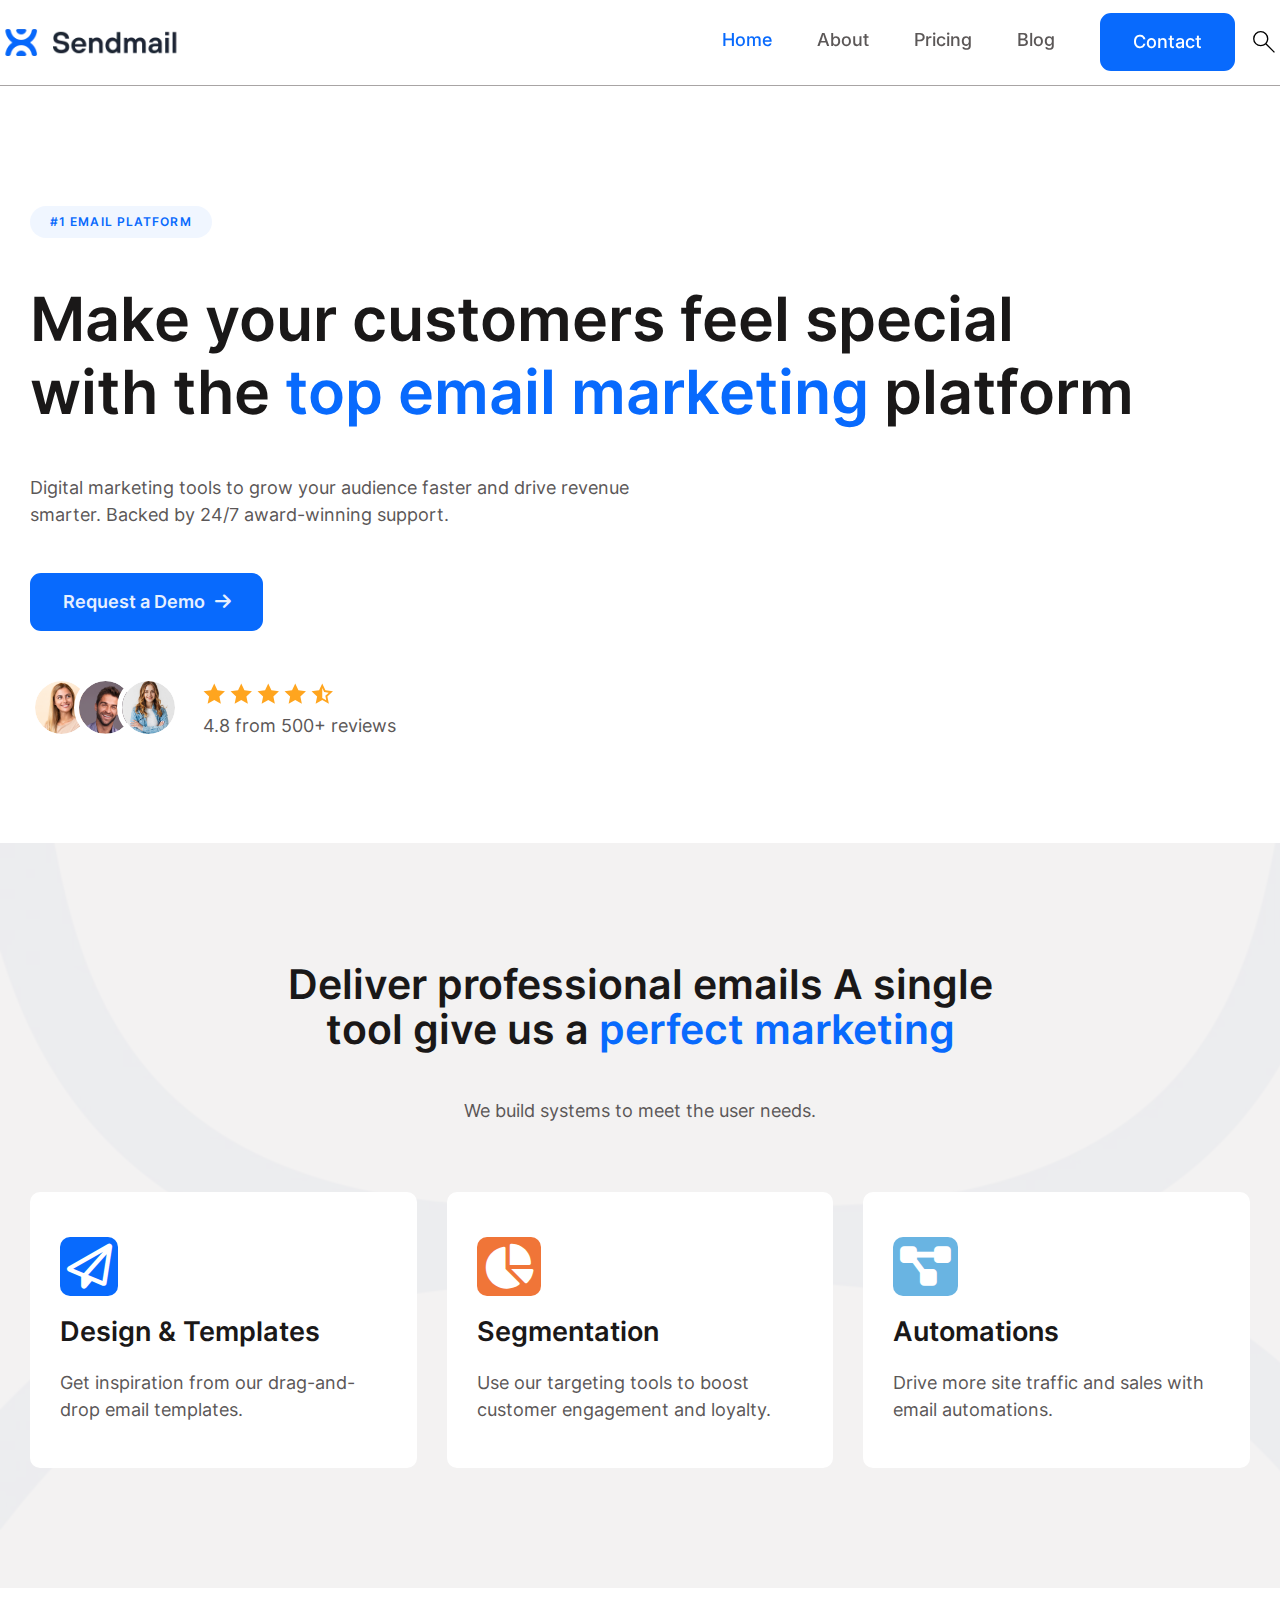
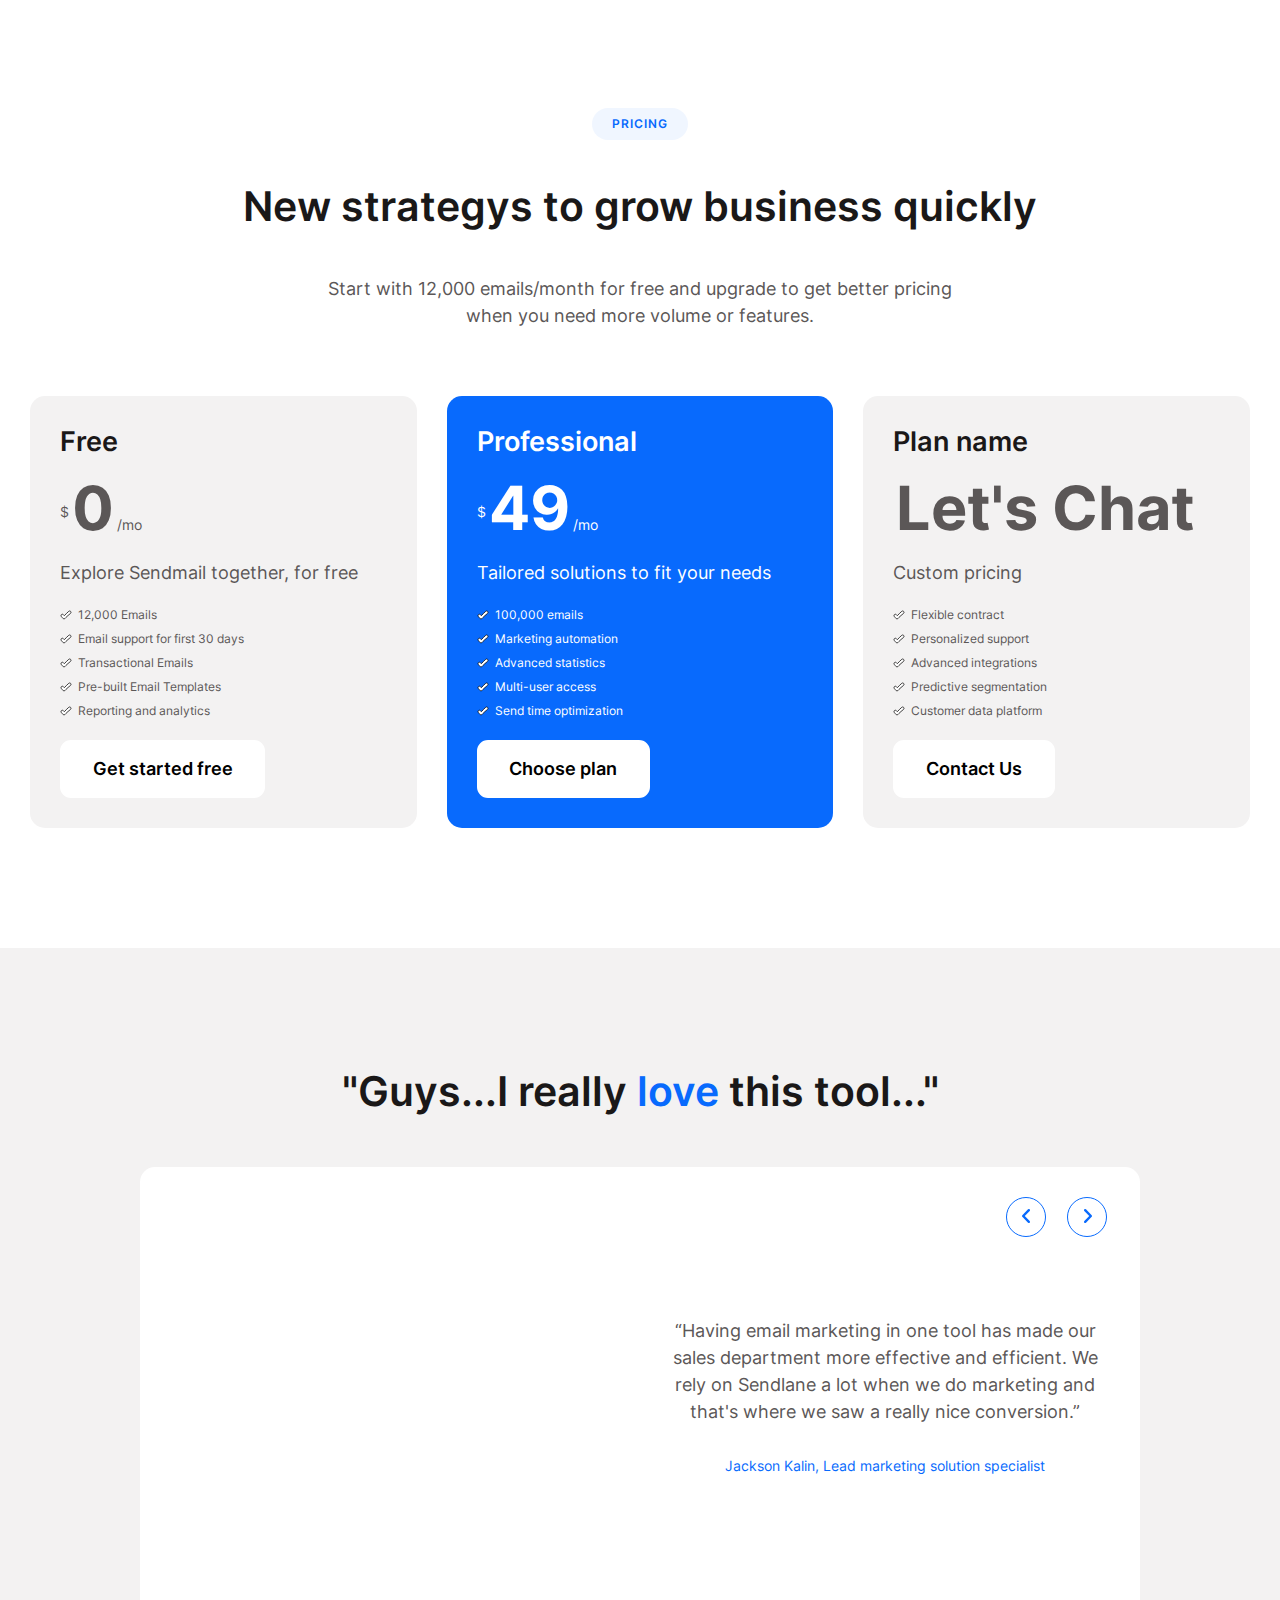
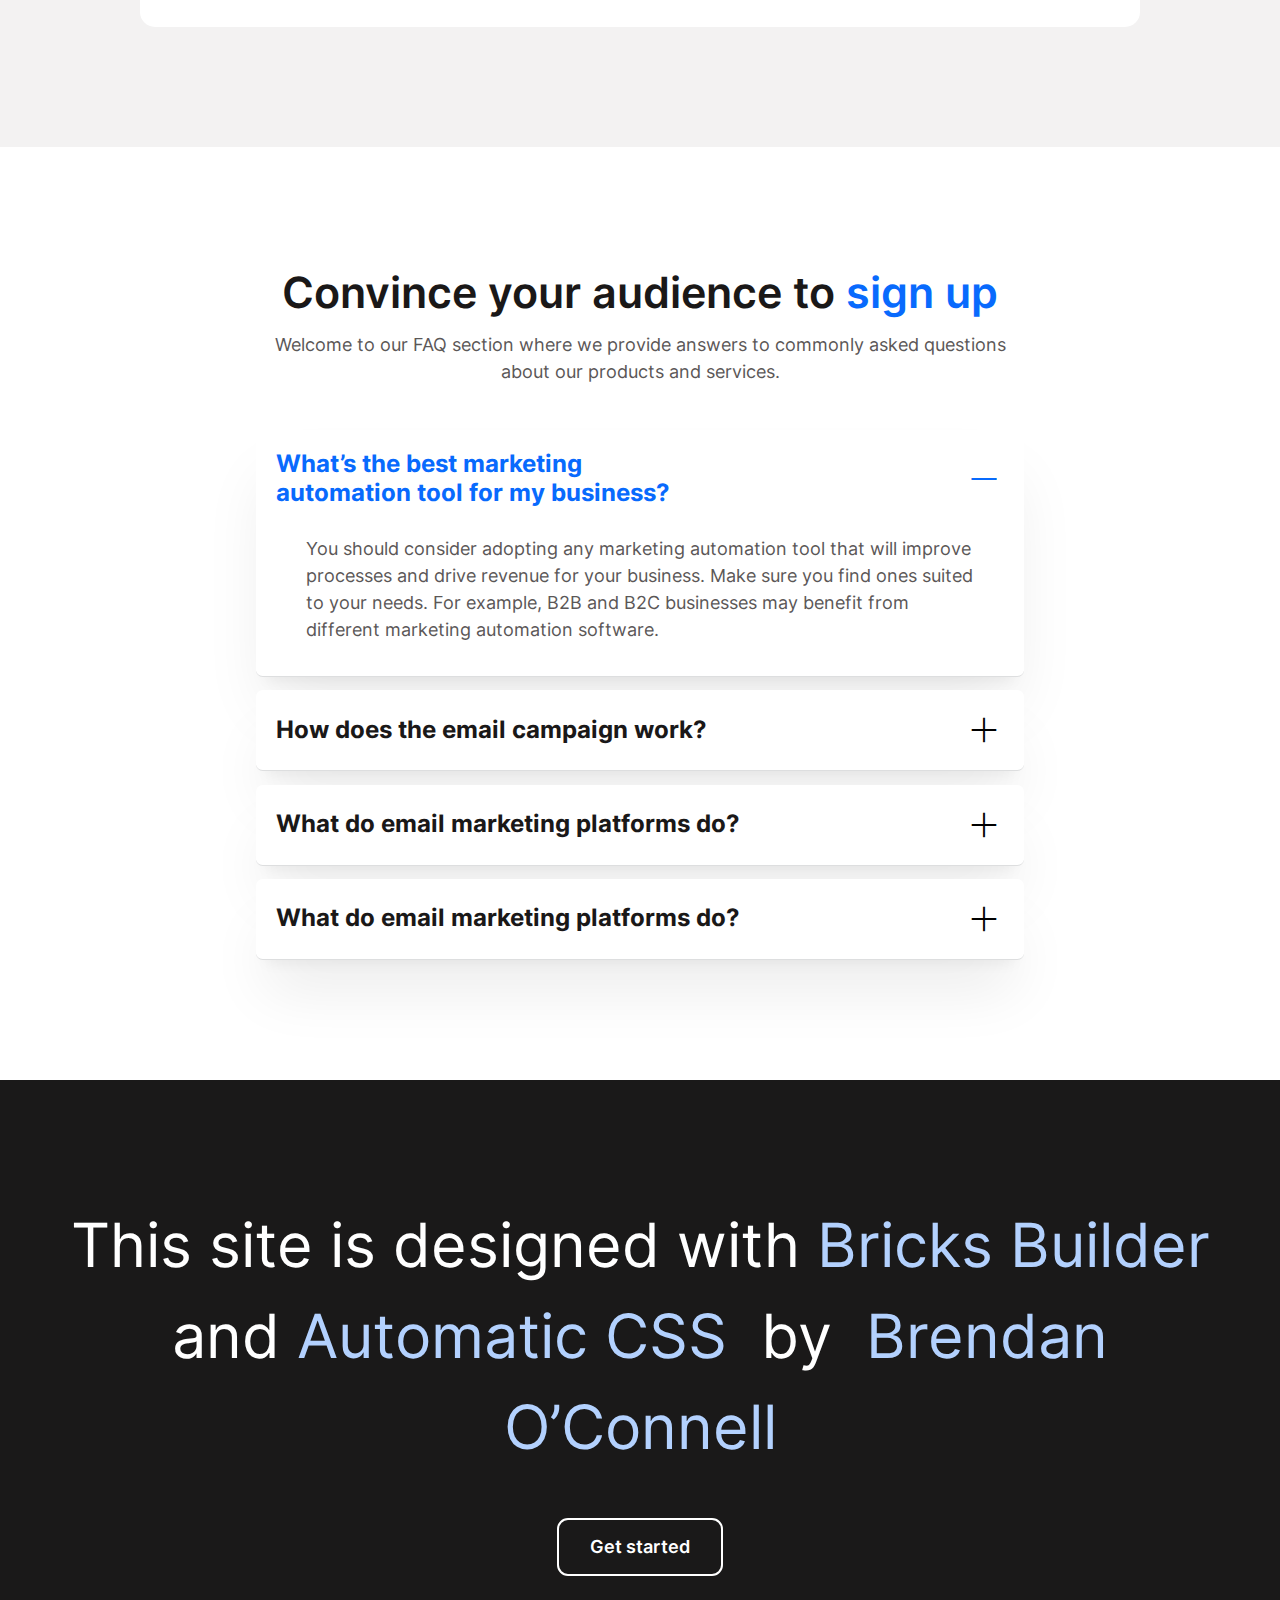
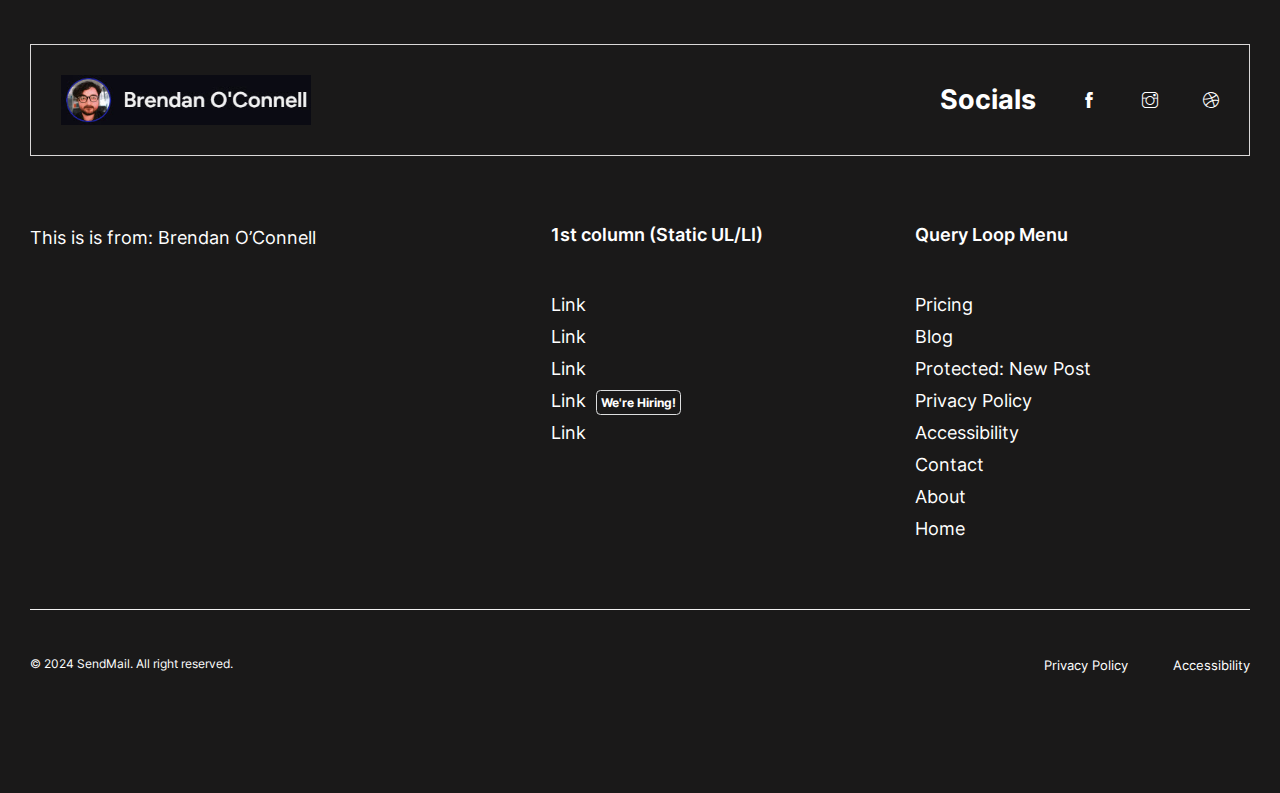
<file: index.html>
<!DOCTYPE html>
<html lang="en-US">
<head>
<meta charset="UTF-8">
<meta name="viewport" content="width=device-width, initial-scale=1">
<title>SendMail</title>
<meta name="robots" content="noindex, nofollow">
<link rel="dns-prefetch" href="//fonts.googleapis.com">
<link rel="alternate" type="application/rss+xml" title="SendMail &raquo; Feed" href="/feed/">
<link rel="alternate" type="application/rss+xml" title="SendMail &raquo; Comments Feed" href="/comments/feed/">
<script>
window._wpemojiSettings = {"baseUrl":"https:\/\/s.w.org\/images\/core\/emoji\/15.0.3\/72x72\/","ext":".png","svgUrl":"https:\/\/s.w.org\/images\/core\/emoji\/15.0.3\/svg\/","svgExt":".svg","source":{"concatemoji":"\/wp-includes\/js\/wp-emoji-release.min.js?ver=6.6"}};
/*! This file is auto-generated */
!function(i,n){var o,s,e;function c(e){try{var t={supportTests:e,timestamp:(new Date).valueOf()};sessionStorage.setItem(o,JSON.stringify(t))}catch(e){}}function p(e,t,n){e.clearRect(0,0,e.canvas.width,e.canvas.height),e.fillText(t,0,0);var t=new Uint32Array(e.getImageData(0,0,e.canvas.width,e.canvas.height).data),r=(e.clearRect(0,0,e.canvas.width,e.canvas.height),e.fillText(n,0,0),new Uint32Array(e.getImageData(0,0,e.canvas.width,e.canvas.height).data));return t.every(function(e,t){return e===r[t]})}function u(e,t,n){switch(t){case"flag":return n(e,"🏳️‍⚧️","🏳️​⚧️")?!1:!n(e,"🇺🇳","🇺​🇳")&&!n(e,"🏴󠁧󠁢󠁥󠁮󠁧󠁿","🏴​󠁧​󠁢​󠁥​󠁮​󠁧​󠁿");case"emoji":return!n(e,"🐦‍⬛","🐦​⬛")}return!1}function f(e,t,n){var r="undefined"!=typeof WorkerGlobalScope&&self instanceof WorkerGlobalScope?new OffscreenCanvas(300,150):i.createElement("canvas"),a=r.getContext("2d",{willReadFrequently:!0}),o=(a.textBaseline="top",a.font="600 32px Arial",{});return e.forEach(function(e){o[e]=t(a,e,n)}),o}function t(e){var t=i.createElement("script");t.src=e,t.defer=!0,i.head.appendChild(t)}"undefined"!=typeof Promise&&(o="wpEmojiSettingsSupports",s=["flag","emoji"],n.supports={everything:!0,everythingExceptFlag:!0},e=new Promise(function(e){i.addEventListener("DOMContentLoaded",e,{once:!0})}),new Promise(function(t){var n=function(){try{var e=JSON.parse(sessionStorage.getItem(o));if("object"==typeof e&&"number"==typeof e.timestamp&&(new Date).valueOf()<e.timestamp+604800&&"object"==typeof e.supportTests)return e.supportTests}catch(e){}return null}();if(!n){if("undefined"!=typeof Worker&&"undefined"!=typeof OffscreenCanvas&&"undefined"!=typeof URL&&URL.createObjectURL&&"undefined"!=typeof Blob)try{var e="postMessage("+f.toString()+"("+[JSON.stringify(s),u.toString(),p.toString()].join(",")+"));",r=new Blob([e],{type:"text/javascript"}),a=new Worker(URL.createObjectURL(r),{name:"wpTestEmojiSupports"});return void(a.onmessage=function(e){c(n=e.data),a.terminate(),t(n)})}catch(e){}c(n=f(s,u,p))}t(n)}).then(function(e){for(var t in e)n.supports[t]=e[t],n.supports.everything=n.supports.everything&&n.supports[t],"flag"!==t&&(n.supports.everythingExceptFlag=n.supports.everythingExceptFlag&&n.supports[t]);n.supports.everythingExceptFlag=n.supports.everythingExceptFlag&&!n.supports.flag,n.DOMReady=!1,n.readyCallback=function(){n.DOMReady=!0}}).then(function(){return e}).then(function(){var e;n.supports.everything||(n.readyCallback(),(e=n.source||{}).concatemoji?t(e.concatemoji):e.wpemoji&&e.twemoji&&(t(e.twemoji),t(e.wpemoji)))}))}((window,document),window._wpemojiSettings);
</script>
<link rel="preconnect" href="https://fonts.gstatic.com/" crossorigin>
<link rel="stylesheet" id="bricks-advanced-themer-css" href="/wp-content/plugins/bricks-advanced-themer/assets/css/bricks-advanced-themer.css?ver=1716417690" media="all">
<style id="bricks-advanced-themer-inline-css">:root{--min-viewport:360;--max-viewport:1600;--base-font:10;--clamp-unit:1vw;}:root,.brxc-light-colors{}</style>
<style id="wp-emoji-styles-inline-css">img.wp-smiley, img.emoji {
		display: inline !important;
		border: none !important;
		box-shadow: none !important;
		height: 1em !important;
		width: 1em !important;
		margin: 0 0.07em !important;
		vertical-align: -0.1em !important;
		background: none !important;
		padding: 0 !important;
	}</style>
<link rel="stylesheet" id="automaticcss-core-css" href="/wp-content/uploads/automatic-css/automatic.css?ver=1721285623" media="all">
<style id="automaticcss-core-inline-css">/* File: automatic-custom-css.css - Version: 3.0.4 - Generated: 2024-07-17 23:53:43 */</style>
<link rel="stylesheet" id="automaticcss-gutenberg-css" href="/wp-content/uploads/automatic-css/automatic-gutenberg.css?ver=1721285624" media="all">
<link rel="stylesheet" id="automaticcss-gutenberg-color-palette-css" href="/wp-content/uploads/automatic-css/automatic-gutenberg-color-palette.css?ver=1721285625" media="all">
<style id="classic-theme-styles-inline-css">/*! This file is auto-generated */
.wp-block-button__link{color:#fff;background-color:#32373c;border-radius:9999px;box-shadow:none;text-decoration:none;padding:calc(.667em + 2px) calc(1.333em + 2px);font-size:1.125em}.wp-block-file__button{background:#32373c;color:#fff;text-decoration:none}</style>
<link rel="stylesheet" id="bricks-frontend-css" href="/wp-content/themes/bricks/assets/css/frontend.min.css?ver=1721285667" media="all">
<style id="bricks-frontend-inline-css">:root { --x-backtotop-stroke-width: 4px;}[data-x-backtotop] { position: fixed; background: none; border: none; box-shadow: none; z-index: 10; box-shadow: 10px 10px 30px 0 rgb(0 0 0 / 12%); transition: all .125s ease-in; text-align: center; opacity: 0; width: 60px; height: 60px; right: 40px; bottom: 40px; transform: translateY(10px);}[data-x-backtotop*=progress] { height: auto!important;}[data-x-backtotop*=progress] { border-radius: 1000px;}body.bricks-is-frontend [data-x-backtotop]:focus { outline: none;}body.bricks-is-frontend [data-x-backtotop]:focus-visible { outline: thin dotted currentcolor;}.x-back-to-top.brx-draggable.is-empty { min-height: 0; min-width: 0;}.x-back-to-top[aria-hidden=true] { pointer-events: none;}.x-back-to-top_progress { vertical-align: middle; overflow: visible; z-index: 1;}svg.x-back-to-top_progress:not(:root) { overflow: visible;}.x-back-to-top_content { display: flex; align-items: center; justify-content: center; flex-direction: column; height: 100%; width: 100%;}[data-x-backtotop*=progress] .x-back-to-top_content { position: absolute; top: 0; left: 0; right: 0; bottom: 0; z-index: -1; overflow: hidden; border-radius: 1000px;}.x-back-to-top_progress-line { fill: transparent; stroke-width: calc( var(--x-backtotop-stroke-width) + 1px); stroke: #111; stroke-linecap: round;}.x-back-to-top_progress-background { stroke: #e5e5e5; fill: transparent; stroke-width: var(--x-backtotop-stroke-width);}svg.x-back-to-top_progress { inline-size: auto;}.x-back-to-top_builder-preview { opacity: 1!important; transform: none!important;}.brx-body.iframe [data-x-backtotop].brx-draggable { transition: all .125s ease-in}.brx-body.iframe .x-back-to-top { transition-property: all!important;}.brx-body.iframe .brx-draggable.is-empty:not(.editing) { outline: none;}
@font-face{font-family:"Inter";font-weight:400;font-display:swap;src:url(/wp-content/uploads/2024/05/Inter-VariableFont_slntwght.woff2) format("woff2");}@font-face{font-family:"Inter";font-weight:600;font-display:swap;src:url(/wp-content/uploads/2024/05/Inter-VariableFont_slntwght.woff2) format("woff2");}@font-face{font-family:"Inter";font-weight:700;font-display:swap;src:url(/wp-content/uploads/2024/05/Inter-VariableFont_slntwght.woff2) format("woff2");}@font-face{font-family:"Inter";font-weight:800;font-display:swap;src:url(/wp-content/uploads/2024/05/Inter-VariableFont_slntwght.woff2) format("woff2");}</style>
<link rel="stylesheet" id="bricks-child-css" href="/wp-content/themes/bricks-child/style.css?ver=1709125742" media="all">
<link rel="stylesheet" id="bricks-font-awesome-6-css" href="/wp-content/themes/bricks/assets/css/libs/font-awesome-6.min.css?ver=1721285667" media="all">
<link rel="stylesheet" id="bricks-themify-icons-css" href="/wp-content/themes/bricks/assets/css/libs/themify-icons.min.css?ver=1721285667" media="all">
<link rel="stylesheet" id="automaticcss-bricks-css" href="/wp-content/uploads/automatic-css/automatic-bricks.css?ver=1721285624" media="all">
<link rel="stylesheet" id="color-scheme-switcher-frontend-css" href="/wp-content/plugins/automaticcss-plugin/classes/Features/Color_Scheme_Switcher/css/frontend.css?ver=1721285527" media="all">
<link rel="stylesheet" id="automaticcss-frames-css" href="/wp-content/uploads/automatic-css/automatic-frames.css?ver=1721285625" media="all">
<style id="bricks-frontend-inline-inline-css">html {scroll-behavior: smooth}
:root {}:root { --bricks-color-acss_import_transparent: transparent; }  body {font-family: "Inter"} h1, h2, h3, h4, h5, h6 {font-weight: 600} .brxe-container {width: 1280px} .woocommerce main.site-main {width: 1280px} #brx-content.wordpress {width: 1280px} .header.brxe-div {border-bottom: 1px solid var(--neutral-semi-light)} .header { margin-inline: auto; } .header__inner.brxe-container {display: flex; flex-direction: row; align-items: center; justify-content: space-between; align-self: center !important; padding-top: var(--space-xs); padding-right: var(--section-padding-x); padding-bottom: var(--space-xs); padding-left: var(--section-padding-x)} @media (max-width: 767px) {.header__inner.brxe-container {flex-wrap: nowrap} } .header__logo.brxe-image {width: 10em} .nav.brxe-nav-menu .bricks-mobile-menu-toggle {color: var(--fr-text-dark)} .nav.brxe-nav-menu .bricks-mobile-menu > li > a {color: var(--fr-text-light)} .nav.brxe-nav-menu .bricks-mobile-menu > li > .brx-submenu-toggle > * {color: var(--fr-text-light)} .nav.brxe-nav-menu .bricks-nav-menu > li {margin-left: 0} .nav.brxe-nav-menu .bricks-nav-menu .sub-menu .brx-submenu-toggle > a + button {color: var(--link-color); font-size: var(--text-s); line-height: 1} .nav.brxe-nav-menu .bricks-nav-menu .sub-menu {background-color: var(--shade-ultra-light)} .nav.brxe-nav-menu .bricks-nav-menu .sub-menu > li > a {color: var(--link-color)} .nav.brxe-nav-menu .bricks-nav-menu .sub-menu > li > .brx-submenu-toggle > * {color: var(--link-color)} .nav.brxe-nav-menu .bricks-mobile-menu .sub-menu > li > a {color: var(--fr-text-light)} .nav.brxe-nav-menu .bricks-mobile-menu .sub-menu > li > .brx-submenu-toggle > * {color: var(--fr-text-light)} .nav.brxe-nav-menu .bricks-nav-menu > li:hover > a {color: var(--link-color-hover)} .nav.brxe-nav-menu .bricks-nav-menu > li:hover > .brx-submenu-toggle > * {color: var(--link-color-hover)} .nav.brxe-nav-menu {font-variation-settings: "wght" 500; width: 100%; display: flex; justify-content: flex-end} .nav.brxe-nav-menu .bricks-nav-menu > li > a {color: var(--neutral-semi-dark); line-height: var(--btn-line-height); font-weight: 200; padding-top: calc(var(--btn-pad-y) / 1); padding-bottom: calc(var(--btn-pad-y) / 1); justify-content: center} .nav.brxe-nav-menu .bricks-nav-menu > li > .brx-submenu-toggle > * {color: var(--neutral-semi-dark); line-height: var(--btn-line-height); font-weight: 200; padding-top: calc(var(--btn-pad-y) / 1); padding-bottom: calc(var(--btn-pad-y) / 1)} .nav.brxe-nav-menu .bricks-nav-menu .current-menu-item > a {color: var(--link-color-active)} .nav.brxe-nav-menu .bricks-nav-menu .current-menu-item > .brx-submenu-toggle > * {color: var(--link-color-active)} .nav.brxe-nav-menu .bricks-nav-menu > .current-menu-parent > a {color: var(--link-color-active)} .nav.brxe-nav-menu .bricks-nav-menu > .current-menu-parent > .brx-submenu-toggle > * {color: var(--link-color-active)} .nav.brxe-nav-menu .bricks-nav-menu > .current-menu-ancestor > a {color: var(--link-color-active)} .nav.brxe-nav-menu .bricks-nav-menu > .current-menu-ancestor > .brx-submenu-toggle > * {color: var(--link-color-active)} .nav.brxe-nav-menu .bricks-nav-menu .sub-menu > li:hover > a {color: var(--link-color-hover)} .nav.brxe-nav-menu .bricks-nav-menu .sub-menu > li:hover > .brx-submenu-toggle > * {color: var(--link-color-hover)} .nav.brxe-nav-menu .bricks-nav-menu .sub-menu .brx-submenu-toggle > a:hover + button {color: var(--link-color-hover)} .nav.brxe-nav-menu .bricks-nav-menu .sub-menu button[aria-expanded="true"] > * {transform: rotateZ(270deg)} .nav.brxe-nav-menu .bricks-nav-menu button[aria-expanded="true"] > * {transform: rotateZ(180deg)} .nav.brxe-nav-menu .bricks-nav-menu .sub-menu .brx-submenu-toggle button {padding-right: 20px} .nav.brxe-nav-menu .bricks-nav-menu .sub-menu a {padding-right: 0; padding-left: 0} .nav.brxe-nav-menu .bricks-nav-menu .sub-menu button {padding-right: 0; padding-left: 0} .nav.brxe-nav-menu .bricks-nav-menu {gap: var(--content-gap)} .nav.brxe-nav-menu .bricks-nav-menu > li > .brx-submenu-toggle {justify-content: center} .nav { --link-color: var(--primary-ultra-dark); --link-color-hover: var(--primary-hover); --link-color-active: var(--primary);--button-color: var(--primary); --button-color-hover: var(--primary-hover); --button-text: var(--fr-text-light); --button-text-hover: var(--fr-text-light); --toggle-gap: .5em; --sub-li-padding: 1em;} .nav ul.bricks-mobile-menu { display: flex; align-items: center;} .show-mobile-menu ul.bricks-mobile-menu { display: flex; flex-direction: column; align-items: flex-start;} .nav { align-items: center; } .nav nav {width: 100%;}.nav .bricks-nav-menu > li:first-child,.nav .bricks-nav-menu > li:last-child { margin-inline-start: auto;}.nav .bricks-nav-menu > li:last-child a {background-color: var(--button-color); border-color: var(--button-color);color: var(--button-text)!important; border-width: var(--btn-border-size); border-radius: var(--btn-radius); border-style: solid; min-inline-size: var(--btn-width); line-height: var(--btn-line-height); letter-spacing: var(--btn-letter-spacing); text-transform: var(--btn-text-transform); text-decoration: var(--btn-text-decoration);font-style: var(--btn-text-style); font-weight: var(--btn-weight); padding: var(--btn-pad-y) var(--btn-pad-x); justify-content: center; text-align: center;}.nav .bricks-nav-menu > li:last-child a:hover {background-color: var(--button-color-hover); border-color: var(--button-color-hover);color: var(--button-text-hover)!important;} .nav .brx-submenu-toggle {display: flex; flex-direction: row; gap: var(--toggle-gap);} .nav .brx-submenu-toggle button { margin: 0!important; padding: 0!important;} .nav .sub-menu {min-inline-size: max-content!important;} .nav .sub-menu li {padding-inline: var(--sub-li-padding);} @media (max-width: 991px) {.nav.brxe-nav-menu {line-height: 0} }@media (max-width: 767px) {.nav.brxe-nav-menu .bricks-mobile-menu > .menu-item-has-children .brx-submenu-toggle button {color: var(--fr-text-light)} } .fr-hero.brxe-section {row-gap: var(--container-gap)} .fr-hero-bravo__content-wrapper.brxe-container {align-items: flex-start; justify-content: center; text-align: left; row-gap: var(--space-l)} b .fr-cta-links-alpha.brxe-block {display: flex; flex-wrap: wrap; row-gap: var(--space-m); column-gap: var(--space-m); width: 100%; flex-direction: row; align-items: center} @media (max-width: 478px) { .fr-cta-links-alpha > * { width: 100% !important;} } .fr-avatar-group-alpha.brxe-div {display: flex; flex-wrap: nowrap; justify-content: flex-start; width: var(--avatar-size); margin-right: 65px; align-items: center; column-gap: var(--space-m)} .fr-avatar-group-alpha {--overlap: 2.75em; --avatar-size: 3.5em;} .fr-avatar-group-alpha > *:not(:first-child) {margin-left: calc(var(--overlap) * -1);} .fr-avatar-group-alpha__avatar.brxe-image:not(.tag), .fr-avatar-group-alpha__avatar.brxe-image img {object-fit: cover} .fr-avatar-group-alpha__avatar.brxe-image {width: var(--avatar-size); overflow: hidden; border: 5px solid var(--white); border-radius: 50vw; height: var(--avatar-size)} .fr-rating-alpha.brxe-div {display: flex; row-gap: .25em; column-gap: .25em} .fr-rating-alpha {--icon-size: 1.25em;} .fr-rating-alpha > *:first-child {display: none;} [data-rating*="."] > *:first-child {display: flex;} [data-rating*=".0"] > *:first-child {display: none !important;} [data-rating^="1"] > *:nth-child(n+3) { display: none;}[data-rating^="2"] > *:nth-child(n+4) { display: none;}[data-rating^="3"] > *:nth-child(n+5) { display: none;}[data-rating^="4"] > *:nth-child(n+6) { display: none;} .fr-rating-alpha__icon.brxe-icon {color: #ffa51f; fill: #ffa51f; font-size: var(--text-m)} .fr-rating-alpha__icon-half.brxe-icon {order: 1} .accent-heading.brxe-text-basic {font-size: var(--text-s); line-height: 1; color: var(--primary); text-transform: uppercase; letter-spacing: 1.1px; font-weight: 600; order: -1; padding-top: calc(var(--space-xs) / 1.3); padding-right: var(--space-s); padding-bottom: calc(var(--space-xs) / 1.3); padding-left: var(--space-s); background-color: var(--primary-light-trans-20); border-radius: var(--radius-xl)} .fr-slider-section-foxtrot.brxe-section {padding-top: calc(var(--space-xs) / 2); padding-right: calc(var(--space-xs) / 3); padding-bottom: calc(var(--space-xs) / 2); padding-left: calc(var(--space-xs) / 3); overflow: hidden; z-index: 10; color: var(--fr-text-light)} .fr-slider-section-foxtrot { position: relative;} .fr-slider-section-foxtrot::before{ content: ""; position: absolute; top: 0; left:0; width: 30%; height: 100%; z-index: 1; background: linear-gradient(to left, transparent, var(--white));} .fr-slider-section-foxtrot::after{ content: ""; position: absolute; top: 0; right:0; width: 30%; height: 100%; z-index: 1; background: linear-gradient(to right, transparent, var(--white));} .fr-slider-foxtrot.brxe-fr-slider .splide__slide {opacity: 0.75} .fr-slider-section-foxtrot__item-wrapper.brxe-div {align-self: center !important} .fr-slider-section-foxtrot__item.brxe-image figcaption {text-align: center; text-transform: uppercase; line-height: 1; font-weight: 700} .fr-feature-section-alpha.brxe-section {row-gap: var(--container-gap); background-color: var(--fr-bg-light); background-image: url(/wp-content/uploads/2024/05/Sendmail-Deliver-BG-2-1024x584.webp); background-size: cover; background-blend-mode: color-burn} .fr-intro-alpha.brxe-container {align-items: center; text-align: center; row-gap: var(--content-gap)} @media (max-width: 767px) {.fr-intro-alpha.brxe-container {text-align: left; align-items: flex-start} } .fr-intro-alpha__heading.brxe-heading {line-height: 1.1; width: 30h} @media (max-width: 767px) {.fr-intro-alpha__heading.brxe-heading {font-size: var(--h1)} } .fr-feature-grid-alpha.brxe-container {display: grid; align-items: initial; grid-gap: var(--grid-gap); grid-template-columns: var(--grid-3); grid-template-rows: var(--grid-1); align-items: stretch; margin-top: 0; margin-bottom: 0; padding-left: 0} .fr-feature-grid-alpha {list-style-type: none;} @media (max-width: 991px) {.fr-feature-grid-alpha.brxe-container {grid-template-columns: var(--grid-2)} }@media (max-width: 478px) {.fr-feature-grid-alpha.brxe-container {grid-template-columns: var(--grid-1)} } .fr-feature-card-alpha.brxe-div {flex-direction: column; display: flex; row-gap: var(--fr-card-gap); position: relative; padding-top: var(--space-l); padding-right: var(--fr-card-padding); padding-bottom: var(--space-l); padding-left: var(--fr-card-padding); background-color: var(--white); border-radius: var(--radius-m); align-self: flex-start !important; align-items: flex-start} .fr-feature-card-alpha {--icon-size: 2.5em; --icon-fill-color: var(--text-dark); --icon-stroke-color: var(--text-dark); --icon-fill-color-hover: var(--text-dark); --icon-stroke-color-hover: var(--text-dark);} .fr-feature-card-alpha__body.brxe-div {display: flex; flex-direction: column; row-gap: var(--fr-card-gap); position: static} .fr-feature-card-alpha__heading.brxe-heading {position: static} .fr-feature-card-alpha__lede.brxe-text-basic {margin-top: 0} .fr-feature-card-alpha__icon-wrapper.brxe-div {order: -1; padding-top: calc(var(--space-xs) / 2); padding-right: calc(var(--space-xs) / 2); padding-bottom: calc(var(--space-xs) / 2); padding-left: calc(var(--space-xs) / 2); background-color: var(--primary); border-radius: var(--radius-m)} .feature-card-alpha__icon-wrapper svg { height: var(--icon-size); width: var(--icon-size); fill: var(--icon-fill-color); color: var(--icon-stroke-color);} .feature-card-alpha__icon-wrapper i { color: var(--icon-fill-color); font-size: var(--icon-size);} .feature-card-alpha__icon-wrapper svg:hover { fill: var(--icon-fill-color-hover); color: var(--icon-stroke-color); } .feature-card-alpha__icon-wrapper i:hover { color: var(--icon-fill-color-hover);} .fr-feature-card-alpha__icon.brxe-icon {color: var(--white); fill: var(--white)} .fr-pricing-alpha.brxe-section {row-gap: var(--container-gap)} .fr-pricing-grid-alpha.brxe-container {display: grid; align-items: initial; grid-template-columns: var(--grid-3); grid-gap: var(--grid-gap); grid-template-rows: var(--grid-1); align-items: stretch; padding-left: 0; margin-top: 0; margin-bottom: 0} .fr-pricing-grid-alpha { list-style-type: none; } @media (max-width: 991px) {.fr-pricing-grid-alpha.brxe-container {grid-template-columns: var(--grid-2)} }@media (max-width: 767px) {.fr-pricing-grid-alpha.brxe-container {grid-template-columns: var(--grid-1)} } .fr-price-card-alpha.brxe-div {display: flex; flex-direction: column; row-gap: var(--fr-card-gap); padding-top: var(--space-m); padding-right: var(--space-m); padding-bottom: var(--space-m); padding-left: var(--space-m); background-image: url(/wp-content/uploads/2024/05/Sendmail-Pricing-BG-3.webp); background-attachment: scroll; background-blend-mode: color-burn; background-color: var(--neutral-ultra-light); background-size: 50%; background-repeat: no-repeat; background-position: top right; border-radius: var(--radius-l)} .fr-price-card-alpha__body.brxe-div {display: flex; flex-direction: column; row-gap: var(--fr-card-gap)} .fr-price-card-alpha__price-currency.brxe-text-basic {top: -1em} .fr-price-card-alpha__price-amount.brxe-text-basic {font-size: var(--h1); line-height: 1; margin-right: .05em; margin-left: .05em} .fr-price-card-alpha__price-period.brxe-text-basic {bottom: 0px} .fr-price-card-alpha__list.brxe-div {font-size: var(--text-s); display: flex; flex-direction: column; row-gap: .5em; padding-left: 0; margin-top: 0; margin-bottom: 0} .fr-price-card-alpha__list {--icon-size: 1em; --icon-fill-color: transparent; --icon-stroke-color: var(--bg-dark); --icon-fill-color-hover: transparent; --icon-stroke-color-hover: var(--bg-dark); list-style-type: none;} .fr-price-card-alpha__list-item.brxe-div {display: flex; flex-direction: row; align-items: center; column-gap: .5em} .fr-price-card-alpha__list-item svg { height: var(--icon-size); width: var(--icon-size); fill: var(--icon-fill-color); color: var(--icon-stroke-color);} .fr-price-card-alpha__list-item i { color: var(--icon-fill-color); font-size: var(--icon-size);} .fr-price-card-alpha__list-item svg:hover { fill: var(--icon-fill-color-hover); color: var(--icon-stroke-color); } .fr-price-card-alpha__list-item i:hover { color: var(--icon-fill-color-hover);} .fr-price-card-alpha__lcon.brxe-icon {color: var(--primary); fill: var(--primary)} .fr-price-card-alpha__footer.brxe-div {margin-top: auto} .testimonial-20.brxe-section {background-image: url(/wp-content/uploads/2024/05/Sendmail-Testimonial-BG-2-1024x736.webp); background-size: cover; background-color: var(--neutral-ultra-light); background-blend-mode: color-burn} .testimonial-20-container.brxe-container {flex-direction: column; row-gap: 5rem; align-items: center} .testimonial-20-content__title.brxe-heading {text-align: center} .testimonial-20-content.brxe-slider-nested .splide__arrow--next {right: 10rem; left: 85%; top: 5rem} .testimonial-20-content.brxe-slider-nested .splide__arrow--prev {left: 80%; right: 10rem; top: 5rem} .testimonial-20-content.brxe-slider-nested .splide__arrow {font-size: var(--text-m); color: var(--primary); border: .1rem solid var(--primary); border-radius: 50%; height: 4rem; width: 4rem} .testimonial-20-content.brxe-slider-nested .splide__arrow:hover {background-color: var(--primary); color: var(--white)} @media (max-width: 767px) {.testimonial-20-content.brxe-slider-nested .splide__arrow--next {left: 90%} }@media (max-width: 478px) {.testimonial-20-content.brxe-slider-nested .splide__arrow--prev {left: 75%} } .testimonial-20-content__wrapper.brxe-div {width: 100%; max-width: 100rem; display: grid; align-items: initial; grid-template-columns: repeat(12, minmax(0, 1fr)); grid-gap: 4rem; align-items: center; padding-top: var(--space-m); padding-right: var(--space-m); padding-bottom: var(--space-m); padding-left: var(--space-m); background-color: var(--white); border-radius: var(--radius-l)} @media (max-width: 767px) {.testimonial-20-content__wrapper.brxe-div {grid-gap: 2rem} } .testimonial-20-content__text.brxe-div {grid-column: span 6; text-align: center; display: flex; flex-direction: column; row-gap: 3rem} @media (max-width: 767px) {.testimonial-20-content__text.brxe-div {grid-column: span 12} } .testimonial-20-content__profile.brxe-text-basic {font-size: calc(var(--text-m) - .4rem); color: var(--primary)} .testimonial-20-content__media.brxe-div {grid-column: span 6; order: -1} @media (max-width: 767px) {.testimonial-20-content__media.brxe-div {grid-column: span 12} } .testimonial-20-content__media-img.brxe-image:not(.tag), .testimonial-20-content__media-img.brxe-image img {object-fit: contain} .testimonial-20-content__media-img.brxe-image {width: 100%; height: 40rem} @media (max-width: 767px) {.testimonial-20-content__media-img.brxe-image {height: 40rem} } .footer-container.brxe-container {row-gap: var(--container-gap)} .footer__cta.brxe-block {display: flex; flex-direction: column; align-items: center; row-gap: var(--content-gap)} .footer__cta-heading.brxe-text {font-size: var(--h1); text-align: center} .footer__cta-heading.brxe-text a {font-size: var(--h1); text-align: center; font-size: inherit} .footer__cta-heading a{ color: var(--primary-light);} .footer__header.brxe-block {padding-top: var(--space-m); padding-right: var(--space-m); padding-bottom: var(--space-m); padding-left: var(--space-m); display: flex; flex-direction: row; justify-content: center; border: .1rem solid var(--neutral-light); align-items: center; flex-wrap: nowrap} .footer__social-wrapper.brxe-block {flex-direction: row; align-items: center; column-gap: var(--content-gap); justify-content: flex-end} .footer__socials-text.brxe-text-basic {font-size: var(--h3); font-weight: 700} .footer__socials.brxe-div {display: flex; column-gap: var(--content-gap)} .footer__social-icon.brxe-icon {font-size: 1.6rem} .footer__footer.brxe-block {row-gap: var(--container-gap)} .footer__footer-intro.brxe-block {row-gap: var(--content-gap); display: grid; align-items: initial; grid-template-columns: var(--grid-12); grid-gap: var(--grid-gap)} @media (max-width: 767px) {.footer__footer-intro.brxe-block {grid-template-columns: var(--grid-1)} } .footer__newsletter.brxe-block {row-gap: var(--content-gap); grid-column: 1/5} @media (max-width: 767px) {.footer__newsletter.brxe-block {grid-column: span 1} } .footer__nav-wrapper.brxe-block {grid-column: 6/-1} @media (max-width: 767px) {.footer__nav-wrapper.brxe-block {grid-column: span 1} } .footer-nav-wrapper.brxe-block {display: grid; align-items: initial; grid-template-columns: var(--grid-2); grid-gap: var(--grid-gap)} @media (max-width: 767px) {.footer-nav-wrapper.brxe-block {grid-template-columns: var(--grid-3)} }@media (max-width: 478px) {.footer-nav-wrapper.brxe-block {grid-template-columns: var(--grid-2)} } .footer-nav-column.brxe-div {display: flex; flex-direction: column; row-gap: var(--content-gap)} .footer-nav-heading.brxe-heading {font-size: var(--text-m)} .footer-menu.brxe-block {display: flex; flex-direction: column; row-gap: .5rem} .footer-link-update.brxe-text-basic {font-size: var(--text-s); color: var(--action); font-weight: 700; padding-top: .4rem; padding-right: .4rem; padding-bottom: .4rem; padding-left: .4rem; background-color: var(--action-ultra-light); margin-left: 1rem; border: 1px solid var(--bricks-border-color); border-radius: var(--radius-xs)} .footer__copy-legal.brxe-block {display: grid; align-items: initial; grid-template-columns: var(--grid-2); padding-top: var(--space-l); border-top: .1rem solid var(--neutral-ultra-light); align-items: center} @media (max-width: 767px) {.footer__copy-legal.brxe-block {grid-template-columns: var(--grid-1)} } .footer-bottom__left.brxe-block {flex-direction: row; row-gap: var(--space-xs); column-gap: var(--space-xs); align-items: center} @media (max-width: 478px) {.footer-bottom__left.brxe-block {flex-direction: column; align-items: flex-start} } .footer-copyright.brxe-text-basic {font-size: var(--text-s)} .footer-legal-nav.brxe-block {flex-direction: row; column-gap: var(--content-gap)} .footer-legal__li.brxe-div {line-height: 1} .footer-legal__link-text.brxe-text-link {font-size: calc(var(--text-s) * 1.1)}  .bricks-is-frontend .animation-trigger{ opacity:0; }  .animate{ animation-name: fadeAnimation; animation-delay: calc(var(--delay, 0) * 200ms); animation-duration: var(--duration, 400ms); animation-timing-function: ease-in-out; animation-fill-mode: forwards; }  .animation--left-to-right{ --translate: -20px,0,0; } .animation--right-to-left{ --translate: 20px,0,0; } .animation--top-to-bottom{ --translate: 0,-20px,0; } .animation--bottom-to-top{ --translate: 0,20px,0; }  @keyframes fadeAnimation{ from{ color: rgba(0, 0, 0, 0.35); transform: translate3d(var(--translate)); } to{ opacity: 1; transform: translate3d(0,0,0); color: rgba(0, 0, 0, 1); } }  .bricks-is-frontend .animation-trigger { color: rgba(0, 0, 0, 0.35);  }  .fade { animation-name: fadeInAnimation; animation-duration: var(--duration, 400ms); animation-timing-function: ease-in-out; animation-fill-mode: forwards; }  @keyframes fadeInAnimation { from { color: rgba(0, 0, 0, 0.35);  } to { color: rgba(0, 0, 0, 1);  } } @media (max-width: 991px) {#brxe-yryzcv .bricks-nav-menu-wrapper { display: none; }#brxe-yryzcv .bricks-mobile-menu-toggle { display: block; }}#brxe-yryzcv button {height: 1.15em; width: 1.15em} #brxe-vteckb svg {height: var(--icon); width: var(--icon)} #brxe-vteckb button {height: var(--icon); width: var(--icon)} #brxe-vteckb form {overflow: hidden} #brxe-vykytl {display: flex; align-items: center; column-gap: var(--space-xs)} #brxe-wpkctk {padding-right: 0; padding-left: 0} @media (max-width: 991px) {#brxe-wpkctk {padding-right: var(--section-padding-x); padding-left: var(--section-padding-x)} } #brxe-56945b {height: var(--icon-size); width: var(--icon-size)} #brxe-67f500 {height: var(--icon-size); width: var(--icon-size)} #brxe-26f222 {height: var(--icon-size); width: var(--icon-size)} #brxe-56aee2 {height: var(--icon-size); width: var(--icon-size)} #brxe-a1addf {width: var(--icon-size); height: var(--icon-size)} #brxe-60b5fa {height: var(--icon-size); width: var(--icon-size)} #brxe-cae3c3 {flex-direction: column; row-gap: calc(var(--space-xs) / 2)} #brxe-1ff817 {flex-direction: row; width: auto; align-items: center} @media (max-width: 767px) {#brxe-1ff817 {row-gap: var(--space-xs)} } #brxe-f2a2ef {padding-bottom: var(--space-m)} #brxe-3375b7 .splide__arrows .splide__arrow {font-size: var(--space-l)} #brxe-3375b7 .splide__arrow--prev {top: 50%; left: var(--space-xs)} #brxe-3375b7 .splide__arrow--next {top: 50%; right: var(--space-xs)} #brxe-7a7f74 {background-color: var(--secondary)} #brxe-aae4e2 {background-color: var(--base-semi-light)} #brxe-16cf17 {color: var(--white); fill: var(--white)} #brxe-ed7ad3 {color: var(--white); fill: var(--white)} #brxe-404305 {color: var(--white); fill: var(--white)} #brxe-19aa01 {color: var(--white); fill: var(--white)} #brxe-0863c7 {color: var(--white); fill: var(--white)} #brxe-bffb00 {color: var(--white)} #brxe-d2f05f {color: var(--white); fill: var(--white)} #brxe-c3e1d3 {color: var(--white); fill: var(--white)} #brxe-477197 {color: var(--white); fill: var(--white)} #brxe-0a09a4 {color: var(--white); fill: var(--white)} #brxe-476a4b {color: var(--white); fill: var(--white)} #brxe-ddf3b0 {background-color: var(--primary); color: var(--white)} #brxe-16d313 {color: var(--white); fill: var(--white)} #brxe-11f449 {color: var(--white); fill: var(--white)} #brxe-3bf053 {color: var(--white); fill: var(--white)} #brxe-79ca04 {color: var(--white); fill: var(--white)} #brxe-f435b5 {color: var(--white); fill: var(--white)} #brxe-gzfdjg .bricks-site-logo {width: 250px} #brxe-vqvkgu {justify-content: flex-end} @media (max-width: 767px) {#brxe-vqvkgu {justify-content: flex-start} } #brxe-kqxrop {display: flex} #brxe-ixrttd {border-top: 1px solid var(--action-ultra-light)} #brxe-jrmops {right: 40px; bottom: 40px; transform: translateY(10px); width: 50px} #brxe-jrmops .x-back-to-top_progress-line {stroke: var(--action)} #brxe-jrmops .x-back-to-top_progress {--x-backtotop-stroke-width: 3px} #brx-header.sticky.scrolling > .brxe-section,#brx-header.sticky.scrolling > .brxe-container,#brx-header.sticky.scrolling > .brxe-block,#brx-header.sticky.scrolling > .brxe-div {background-color: var(--white-trans-90)}</style>
<link rel="stylesheet" id="bricks-google-fonts-css" href="https://fonts.googleapis.com/css2?family=Inter:wght@100;200;300;400;500;600;700;800;900&#038;display=swap" media="all">
<script id="color-scheme-switcher-frontend-js-extra">var acss = {"color_mode":"light","enable_client_color_preference":"false"};</script>
<script src="/wp-content/plugins/automaticcss-plugin/classes/Features/Color_Scheme_Switcher/js/frontend.min.js?ver=1721285527" id="color-scheme-switcher-frontend-js"></script>
<link rel="https://api.w.org/" href="/wp-json/">
<link rel="alternate" title="JSON" type="application/json" href="/wp-json/wp/v2/pages/17">
<link rel="EditURI" type="application/rsd+xml" title="RSD" href="/xmlrpc.php?rsd">
<meta name="generator" content="WordPress 6.6">
<link rel="canonical" href="/">
<link rel="shortlink" href="/">
<link rel="alternate" title="oEmbed (JSON)" type="application/json+oembed" href="/wp-json/oembed/1.0/embed?url=https%3A%2F%2F%2F">
<link rel="alternate" title="oEmbed (XML)" type="text/xml+oembed" href="/wp-json/oembed/1.0/embed?url=https%3A%2F%2F%2F#038;format=xml">

<!-- Facebook Open Graph (by Bricks) -->
<meta property="og:url" content="/">
<meta property="og:site_name" content="SendMail">
<meta property="og:title" content="Home">
<meta property="og:description" content="Make your customers feel special with the top email marketing platform Digital marketing tools to grow your audience faster and drive revenue smarter. Backed by 24/7 award-winning support. 4.8 from 500+ reviews #1 Email Platform Design &amp; Templates Get inspiration from our drag-and-drop email templates. Automations Drive more site traffic and sales with email automations. [&hellip;]">
<meta property="og:type" content="website">
</head>

<body class="home page-template-default page page-id-17 brx-body bricks-is-frontend wp-embed-responsive">		<a class="skip-link" href="#brx-content" aria-label="Skip to main content">Skip to main content</a>

					<a class="skip-link" href="#brx-footer" aria-label="Skip to footer">Skip to footer</a>
			<header id="brx-header" class="sticky on-scroll" data-slide-up-after="600"><div id="brxe-ureirh" class="brxe-div header bricks-lazy-hidden"><div id="brxe-wpkctk" class="brxe-container header__inner bricks-lazy-hidden">
<a id="brxe-lfzyer" class="brxe-image fr-logo header__logo tag" href="/" aria-current="page"><img width="408" height="96" src="/wp-content/uploads/2024/05/Sendmail-Logo1.webp" class="css-filter size-full" alt="SendMail logo" loading="eager" decoding="async" srcset="/wp-content/uploads/2024/05/Sendmail-Logo1.webp 408w, /wp-content/uploads/2024/05/Sendmail-Logo1-300x71.webp 300w" sizes="(max-width: 408px) 100vw, 408px"></a><div id="brxe-vykytl" class="brxe-div bricks-lazy-hidden">
<div id="brxe-yryzcv" data-script-id="yryzcv" class="brxe-nav-menu nav">
<nav class="bricks-nav-menu-wrapper tablet_portrait"><ul id="menu-primary-menu" class="bricks-nav-menu">
<li id="menu-item-47" class="menu-item menu-item-type-post_type menu-item-object-page menu-item-home current-menu-item page_item page-item-17 current_page_item menu-item-47 bricks-menu-item"><a href="/" aria-current="page">Home</a></li>
<li id="menu-item-49" class="menu-item menu-item-type-post_type menu-item-object-page menu-item-49 bricks-menu-item"><a href="/about/">About</a></li>
<li id="menu-item-448" class="menu-item menu-item-type-post_type menu-item-object-page menu-item-448 bricks-menu-item"><a href="/pricing/">Pricing</a></li>
<li id="menu-item-165" class="menu-item menu-item-type-post_type menu-item-object-page menu-item-165 bricks-menu-item"><a href="/blog/">Blog</a></li>
<li id="menu-item-50" class="menu-item menu-item-type-post_type menu-item-object-page menu-item-50 bricks-menu-item"><a href="/contact/">Contact</a></li>
</ul></nav>			<button class="bricks-mobile-menu-toggle" aria-haspopup="true" aria-label="Open mobile menu" aria-expanded="false">
				<span class="bar-top"></span>
				<span class="bar-center"></span>
				<span class="bar-bottom"></span>
			</button>
			<nav class="bricks-mobile-menu-wrapper left"><ul id="menu-primary-menu-1" class="bricks-mobile-menu">
<li class="menu-item menu-item-type-post_type menu-item-object-page menu-item-home current-menu-item page_item page-item-17 current_page_item menu-item-47 bricks-menu-item"><a href="/" aria-current="page">Home</a></li>
<li class="menu-item menu-item-type-post_type menu-item-object-page menu-item-49 bricks-menu-item"><a href="/about/">About</a></li>
<li class="menu-item menu-item-type-post_type menu-item-object-page menu-item-448 bricks-menu-item"><a href="/pricing/">Pricing</a></li>
<li class="menu-item menu-item-type-post_type menu-item-object-page menu-item-165 bricks-menu-item"><a href="/blog/">Blog</a></li>
<li class="menu-item menu-item-type-post_type menu-item-object-page menu-item-50 bricks-menu-item"><a href="/contact/">Contact</a></li>
</ul></nav><div class="bricks-mobile-menu-overlay"></div>
</div>
<div id="brxe-vteckb" class="brxe-search">
<button aria-expanded="false" aria-label="Toggle Search" class="toggle"><svg class="" xmlns="http://www.w3.org/2000/svg" width="32" height="32" viewbox="0 0 24 24"><path fill="currentColor" d="m19.485 20.154l-6.262-6.262q-.75.639-1.725.989q-.975.35-1.96.35q-2.402 0-4.066-1.663q-1.664-1.664-1.664-4.065T5.47 5.436q1.663-1.667 4.064-1.667q2.402 0 4.068 1.664q1.666 1.664 1.666 4.067q0 1.042-.369 2.017q-.37.975-.97 1.668l6.262 6.261zM9.538 14.23q1.99 0 3.361-1.37q1.37-1.37 1.37-3.361q0-1.99-1.37-3.36q-1.37-1.37-3.36-1.37q-1.99 0-3.361 1.37q-1.37 1.37-1.37 3.36q0 1.99 1.37 3.36q1.37 1.37 3.36 1.37"></path></svg></button>			<div class="bricks-search-overlay">
				<div class="bricks-search-inner">
					<h4 class="title">Search site</h4>
<form role="search" method="get" class="bricks-search-form" action="/">
	<label for="search-input-vteckb" class="screen-reader-text"><span>Search ...</span></label>
	<input type="search" placeholder="Search ..." value="" name="s" id="search-input-vteckb">

	</form>
				</div>

				<button aria-label="Close search" class="close">×</button>			</div>
			</div>
</div>
</div></div></header><main id="brx-content"><section id="brxe-f2a2ef" class="brxe-section fr-hero-bravo fr-hero bricks-lazy-hidden"><div id="brxe-4c3ac5" class="brxe-container fr-hero-bravo__content-wrapper bricks-lazy-hidden">
<h1 id="brxe-d57b7f" class="brxe-heading fr-hero-bravo__heading" data-interactions="[{&quot;id&quot;:&quot;mkxpfv&quot;,&quot;trigger&quot;:&quot;enterView&quot;,&quot;action&quot;:&quot;startAnimation&quot;,&quot;animationType&quot;:&quot;fadeIn&quot;,&quot;animationDuration&quot;:&quot;1.2s&quot;}]" data-interaction-id="c8b4a9" data-interaction-hidden-on-load="1">Make your customers feel special with the <span style="color: var(--primary)">top email marketing</span> platform</h1>
<p id="brxe-6d8227" class="brxe-text-basic fr-hero-bravo__lede fr-lede" data-interactions="[{&quot;id&quot;:&quot;rsiohn&quot;,&quot;trigger&quot;:&quot;enterView&quot;,&quot;action&quot;:&quot;startAnimation&quot;,&quot;animationType&quot;:&quot;fadeIn&quot;,&quot;animationDuration&quot;:&quot;1.2s&quot;},{&quot;id&quot;:&quot;jovnin&quot;,&quot;trigger&quot;:&quot;enterView&quot;,&quot;action&quot;:&quot;startAnimation&quot;,&quot;animationType&quot;:&quot;fadeIn&quot;,&quot;animationDuration&quot;:&quot;1.4s&quot;}]" data-interaction-id="46e9ce" data-interaction-hidden-on-load="1">Digital marketing tools to grow your audience faster and drive revenue smarter. Backed by 24/7 award-winning support.</p>
<div id="brxe-bde15b" class="brxe-block fr-cta-links-alpha bricks-lazy-hidden" data-interactions="[{&quot;id&quot;:&quot;gjfhzw&quot;,&quot;trigger&quot;:&quot;enterView&quot;,&quot;action&quot;:&quot;startAnimation&quot;,&quot;animationType&quot;:&quot;fadeIn&quot;,&quot;animationDuration&quot;:&quot;2s&quot;,&quot;animationDelay&quot;:&quot;0.3s&quot;}]" data-interaction-id="98b962" data-interaction-hidden-on-load="1">
<a id="brxe-b67756" class="brxe-button btn--primary bricks-button bricks-background-primary" href="/contact/">Request a Demo<i class="fas fa-arrow-right"></i></a><div id="brxe-1ff817" class="brxe-block bricks-lazy-hidden">
<div id="brxe-eb2efe" class="brxe-div fr-avatar-group-alpha bricks-lazy-hidden">
<div id="brxe-e12d22" class="brxe-div fr-avatar-group-alpha__avatar-wrapper bricks-lazy-hidden"><figure id="brxe-da16df" class="brxe-image fr-avatar-group-alpha__avatar tag"><img width="150" height="150" src="data:image/svg+xml,%3Csvg%20xmlns=&#039;http://www.w3.org/2000/svg&#039;%20viewBox=&#039;0%200%20150%20150&#039;%3E%3C/svg%3E" class="css-filter size-full bricks-lazy-hidden" alt="" decoding="async" data-src="/wp-content/uploads/2024/05/app-25-by-4.png" data-type="string"></figure></div>
<div id="brxe-772b0d" class="brxe-div fr-avatar-group-alpha__avatar-wrapper bricks-lazy-hidden"><figure id="brxe-25389e" class="brxe-image fr-avatar-group-alpha__avatar tag"><img width="150" height="151" src="data:image/svg+xml,%3Csvg%20xmlns=&#039;http://www.w3.org/2000/svg&#039;%20viewBox=&#039;0%200%20150%20151&#039;%3E%3C/svg%3E" class="css-filter size-full bricks-lazy-hidden" alt="" decoding="async" data-src="/wp-content/uploads/2024/05/app-25-by-25.png" data-type="string"></figure></div>
<div id="brxe-cfd8e7" class="brxe-div fr-avatar-group-alpha__avatar-wrapper bricks-lazy-hidden"><figure id="brxe-29ac6f" class="brxe-image fr-avatar-group-alpha__avatar tag"><img width="384" height="450" src="data:image/svg+xml,%3Csvg%20xmlns=&#039;http://www.w3.org/2000/svg&#039;%20viewBox=&#039;0%200%20384%20450&#039;%3E%3C/svg%3E" class="css-filter size-full bricks-lazy-hidden" alt="" decoding="async" fetchpriority="high" data-src="/wp-content/uploads/2024/05/business-consulting-6-byt-1-2.jpg" data-type="string" data-sizes="(max-width: 384px) 100vw, 384px" data-srcset="/wp-content/uploads/2024/05/business-consulting-6-byt-1-2.jpg 384w, /wp-content/uploads/2024/05/business-consulting-6-byt-1-2-256x300.jpg 256w"></figure></div>
</div>
<div id="brxe-cae3c3" class="brxe-block bricks-lazy-hidden">
<span id="brxe-ee4b64" class="brxe-div fr-rating-alpha bricks-lazy-hidden" data-rating="4.5"><svg class="brxe-icon fr-rating-alpha__icon fr-rating-alpha__icon-half" id="brxe-56945b" xmlns="http://www.w3.org/2000/svg" viewbox="0 0 24 24"><path d="M12.0006 15.968L16.2473 18.3451L15.2988 13.5717L18.8719 10.2674L14.039 9.69434L12.0006 5.27502V15.968ZM12.0006 18.26L4.94715 22.2082L6.52248 14.2799L0.587891 8.7918L8.61493 7.84006L12.0006 0.5L15.3862 7.84006L23.4132 8.7918L17.4787 14.2799L19.054 22.2082L12.0006 18.26Z"></path></svg><svg class="brxe-icon fr-rating-alpha__icon" id="brxe-67f500" xmlns="http://www.w3.org/2000/svg" viewbox="0 0 24 24"><path d="M12.0006 18.26L4.94715 22.2082L6.52248 14.2799L0.587891 8.7918L8.61493 7.84006L12.0006 0.5L15.3862 7.84006L23.4132 8.7918L17.4787 14.2799L19.054 22.2082L12.0006 18.26Z"></path></svg><svg class="brxe-icon fr-rating-alpha__icon" id="brxe-26f222" xmlns="http://www.w3.org/2000/svg" viewbox="0 0 24 24"><path d="M12.0006 18.26L4.94715 22.2082L6.52248 14.2799L0.587891 8.7918L8.61493 7.84006L12.0006 0.5L15.3862 7.84006L23.4132 8.7918L17.4787 14.2799L19.054 22.2082L12.0006 18.26Z"></path></svg><svg class="brxe-icon fr-rating-alpha__icon" id="brxe-56aee2" xmlns="http://www.w3.org/2000/svg" viewbox="0 0 24 24"><path d="M12.0006 18.26L4.94715 22.2082L6.52248 14.2799L0.587891 8.7918L8.61493 7.84006L12.0006 0.5L15.3862 7.84006L23.4132 8.7918L17.4787 14.2799L19.054 22.2082L12.0006 18.26Z"></path></svg><svg class="brxe-icon fr-rating-alpha__icon" id="brxe-a1addf" xmlns="http://www.w3.org/2000/svg" viewbox="0 0 24 24"><path d="M12.0006 18.26L4.94715 22.2082L6.52248 14.2799L0.587891 8.7918L8.61493 7.84006L12.0006 0.5L15.3862 7.84006L23.4132 8.7918L17.4787 14.2799L19.054 22.2082L12.0006 18.26Z"></path></svg><svg class="brxe-icon fr-rating-alpha__icon" id="brxe-60b5fa" xmlns="http://www.w3.org/2000/svg" viewbox="0 0 24 24"><path d="M12.0006 18.26L4.94715 22.2082L6.52248 14.2799L0.587891 8.7918L8.61493 7.84006L12.0006 0.5L15.3862 7.84006L23.4132 8.7918L17.4787 14.2799L19.054 22.2082L12.0006 18.26Z"></path></svg></span><p id="brxe-1c559f" class="brxe-text-basic">
4.8 from 500+ reviews</p>
</div>
</div>
</div>
<p id="brxe-gasotc" class="brxe-text-basic accent-heading">#1 Email Platform</p>
</div></section><div id="brxe-c125f2" class="brxe-section fr-slider-section-foxtrot bricks-lazy-hidden"><div id="brxe-67a98a" class="brxe-container fr-slider-section-foxtrot__inner bricks-lazy-hidden"><div id="brxe-3375b7" data-script-id="3375b7" class="brxe-fr-slider fr-slider-foxtrot bricks-lazy-hidden splide fr-slider" data-fr-slider-breakout="true" data-fr-slider-sync="false" data-fr-slider-sync-id data-fr-slider-auto-scroll="true" data-splide="{ &quot;type&quot;: &quot;loop&quot;, &quot;direction&quot;: &quot;ltr&quot;, &quot;keyboard&quot;: &quot;global&quot;, &quot;gap&quot;: &quot;var(--grid-gap)&quot;, &quot;fixedWidth&quot;: false, &quot;fixedHeight&quot;: false, &quot;start&quot;: 0, &quot;perPage&quot;: &quot;5&quot;, &quot;perMove&quot;: 1, &quot;speed&quot;: 400, &quot;drag&quot;: true, &quot;snap&quot;: false, &quot;interval&quot;: 3000, &quot;autoplay&quot;: false, &quot;pauseOnHover&quot;: false, &quot;pauseOnFocus&quot;: false, &quot;arrows&quot;: false, &quot;pagination&quot;: false, &quot;focus&quot;: 0, &quot;i18n&quot;: { &quot;next&quot;: &quot;Next slide&quot;, &quot;carousel&quot;: &quot;Carousel&quot;, &quot;prev&quot;: &quot;Previous slide&quot;, &quot;slideX&quot;: &quot;Go to slide %s&quot;, &quot;pageX&quot;: &quot;Go to page %s&quot;, &quot;select&quot;: &quot;Select a slide to show&quot;, &quot;slide&quot;: &quot;Slide&quot;, &quot;slideLabel&quot;: &quot;%s of %s&quot;} , &quot;autoScroll&quot;: { &quot;speed&quot;: 0. 5, &quot;pauseOnHover&quot;: true, &quot;pauseOnFocus&quot;: true, &quot;rewind&quot;: true, &quot;autoStart&quot;: true} , &quot;breakpoints&quot;: { &quot;991&quot;: { &quot;perPage&quot;: &quot;3&quot;} , &quot;767&quot;: { &quot;perPage&quot;: &quot;2&quot;} } }"><div class="splide__track fr-slider__track"><ul class="splide__list fr-slider__list">
<li class="brxe-8aca3c brxe-div fr-slider-section-foxtrot__item-wrapper bricks-lazy-hidden"><figure class="brxe-qqmeml brxe-image fr-slider-section-foxtrot__item tag"><img src="/wp-content/uploads/2024/05/Parserr.svg" class="css-filter size-large" alt="" loading="eager" decoding="async"></figure></li>
<li class="brxe-8aca3c brxe-div fr-slider-section-foxtrot__item-wrapper bricks-lazy-hidden"><figure class="brxe-qqmeml brxe-image fr-slider-section-foxtrot__item tag"><img src="/wp-content/uploads/2024/05/LuckyOrange.svg" class="css-filter size-large" alt="" loading="eager" decoding="async"></figure></li>
<li class="brxe-8aca3c brxe-div fr-slider-section-foxtrot__item-wrapper bricks-lazy-hidden"><figure class="brxe-qqmeml brxe-image fr-slider-section-foxtrot__item tag"><img src="/wp-content/uploads/2024/05/OnlineBusinessAutomator.svg" class="css-filter size-large" alt="" loading="eager" decoding="async"></figure></li>
<li class="brxe-8aca3c brxe-div fr-slider-section-foxtrot__item-wrapper bricks-lazy-hidden"><figure class="brxe-qqmeml brxe-image fr-slider-section-foxtrot__item tag"><img src="/wp-content/uploads/2024/05/hubilo-logo.svg" class="css-filter size-large" alt="" loading="eager" decoding="async"></figure></li>
<li class="brxe-8aca3c brxe-div fr-slider-section-foxtrot__item-wrapper bricks-lazy-hidden"><figure class="brxe-qqmeml brxe-image fr-slider-section-foxtrot__item tag"><img src="/wp-content/uploads/2024/05/LetsDive.svg" class="css-filter size-large" alt="" loading="eager" decoding="async"></figure></li>
<li class="brxe-8aca3c brxe-div fr-slider-section-foxtrot__item-wrapper bricks-lazy-hidden"><figure class="brxe-qqmeml brxe-image fr-slider-section-foxtrot__item tag"><img src="/wp-content/uploads/2024/05/Aize.svg" class="css-filter size-large" alt="" loading="eager" decoding="async"></figure></li>
<li class="brxe-8aca3c brxe-div fr-slider-section-foxtrot__item-wrapper bricks-lazy-hidden"><figure class="brxe-qqmeml brxe-image fr-slider-section-foxtrot__item tag"><img src="/wp-content/uploads/2024/05/Audiocodes.svg" class="css-filter size-large" alt="" loading="eager" decoding="async"></figure></li>
<li class="brxe-8aca3c brxe-div fr-slider-section-foxtrot__item-wrapper bricks-lazy-hidden"><figure class="brxe-qqmeml brxe-image fr-slider-section-foxtrot__item tag"><img src="/wp-content/uploads/2024/05/Avon.svg" class="css-filter size-large" alt="" loading="eager" decoding="async"></figure></li>
<li class="brxe-8aca3c brxe-div fr-slider-section-foxtrot__item-wrapper bricks-lazy-hidden"><figure class="brxe-qqmeml brxe-image fr-slider-section-foxtrot__item tag"><img src="/wp-content/uploads/2024/05/ContextQA.svg" class="css-filter size-large" alt="" loading="eager" decoding="async"></figure></li>
<li class="brxe-8aca3c brxe-div fr-slider-section-foxtrot__item-wrapper bricks-lazy-hidden"><figure class="brxe-qqmeml brxe-image fr-slider-section-foxtrot__item tag"><img src="/wp-content/uploads/2024/05/Acoustic.svg" class="css-filter size-large" alt="" loading="eager" decoding="async"></figure></li>
<li class="brx-query-trail" data-query-element-id="8aca3c" data-query-vars="{&quot;post_type&quot;:[&quot;attachment&quot;],&quot;tax_query&quot;:[{&quot;taxonomy&quot;:&quot;happyfiles_category&quot;,&quot;field&quot;:&quot;term_id&quot;,&quot;terms&quot;:[&quot;3&quot;]}],&quot;post_status&quot;:[&quot;inherit&quot;,&quot;publish&quot;],&quot;post_mime_type&quot;:[&quot;image&quot;],&quot;paged&quot;:1,&quot;posts_per_page&quot;:&quot;10&quot;}" data-page="1" data-max-pages="2">
</ul></div></div></div></div>
<section id="brxe-b9279b" class="brxe-section fr-feature-section-alpha bricks-lazy-hidden"><div id="brxe-469514" class="brxe-container fr-intro fr-intro-alpha bricks-lazy-hidden">
<h2 id="brxe-c15591" class="brxe-heading fr-intro-alpha__heading">Deliver professional emails
A single tool give us a <span style="color: var(--primary)">perfect marketing</span>
</h2>
<p id="brxe-03f22b" class="brxe-text-basic fr-lede fr-intro-alpha__lede">We build systems to meet the user needs.</p>
</div>
<ul id="brxe-5fbf4f" class="brxe-container fr-feature-grid-alpha bricks-lazy-hidden">
<li id="brxe-c033c4" class="brxe-div fr-feature-card-alpha bricks-lazy-hidden">
<div id="brxe-b652b8" class="brxe-div fr-feature-card-alpha__body bricks-lazy-hidden">
<h3 id="brxe-903a9c" class="brxe-heading fr-feature-card-alpha__heading">Design &amp; Templates</h3>
<p id="brxe-55e242" class="brxe-text-basic fr-feature-card-alpha__lede">Get inspiration from our drag-and-drop email templates.</p>
</div>
<div id="brxe-a7d70e" class="brxe-div fr-feature-card-alpha__icon-wrapper bricks-lazy-hidden"><div id="brxe-8a2555" class="brxe-div feature-card-alpha__icon-wrapper bricks-lazy-hidden"><i id="brxe-2adaa6" class="brxe-icon fr-feature-card-alpha__icon fa fa-paper-plane"></i></div></div>
</li>
<li id="brxe-cdec82" class="brxe-div fr-feature-card-alpha bricks-lazy-hidden">
<div id="brxe-60d0e9" class="brxe-div fr-feature-card-alpha__body bricks-lazy-hidden">
<h3 id="brxe-69f6c9" class="brxe-heading fr-feature-card-alpha__heading">Segmentation</h3>
<p id="brxe-d2e8ee" class="brxe-text-basic fr-feature-card-alpha__lede">Use our targeting tools to boost customer engagement and loyalty.</p>
</div>
<div id="brxe-7a7f74" class="brxe-div fr-feature-card-alpha__icon-wrapper bricks-lazy-hidden"><div id="brxe-0e84ae" class="brxe-div feature-card-alpha__icon-wrapper bricks-lazy-hidden"><i id="brxe-909a29" class="brxe-icon fr-feature-card-alpha__icon fas fa-chart-pie"></i></div></div>
</li>
<li id="brxe-8f74fb" class="brxe-div fr-feature-card-alpha bricks-lazy-hidden">
<div id="brxe-0655dc" class="brxe-div fr-feature-card-alpha__body bricks-lazy-hidden">
<h3 id="brxe-6b7343" class="brxe-heading fr-feature-card-alpha__heading">Automations<br>
</h3>
<p id="brxe-76d0e0" class="brxe-text-basic fr-feature-card-alpha__lede">Drive more site traffic and sales with email automations.</p>
</div>
<div id="brxe-aae4e2" class="brxe-div fr-feature-card-alpha__icon-wrapper bricks-lazy-hidden"><div id="brxe-37431c" class="brxe-div feature-card-alpha__icon-wrapper bricks-lazy-hidden"><i id="brxe-c646b2" class="brxe-icon fr-feature-card-alpha__icon fas fa-diagram-project"></i></div></div>
</li>
</ul></section><section id="brxe-a64604" class="brxe-section fr-pricing-alpha bricks-lazy-hidden"><div id="brxe-dd95cd" class="brxe-container fr-intro fr-intro-alpha bricks-lazy-hidden">
<h2 id="brxe-290e2a" class="brxe-heading fr-intro-alpha__heading">New strategys to grow business quickly</h2>
<p id="brxe-592341" class="brxe-text-basic accent-heading fr-intro-alpha__accent-heading">Pricing</p>
<p id="brxe-d8602f" class="brxe-text-basic fr-lede fr-intro-alpha__lede">Start with 12,000 emails/month for free and upgrade to get better pricing when you need more volume or features.</p>
</div>
<ul id="brxe-8e1126" class="brxe-container fr-pricing-grid-alpha bricks-lazy-hidden">
<li id="brxe-8c7994" class="brxe-div fr-price-card-alpha bricks-lazy-hidden">
<header id="brxe-4eea31" class="brxe-div fr-price-card-alpha__header bricks-lazy-hidden"><h3 id="brxe-eed7a4" class="brxe-heading fr-price-card-alpha__heading">Free</h3></header><div id="brxe-0ec817" class="brxe-div fr-price-card-alpha__body bricks-lazy-hidden">
<div id="brxe-d01f60" class="brxe-div fr-price-card-alpha__price-wrapper bricks-lazy-hidden">
<sup id="brxe-20e3c9" class="brxe-text-basic fr-price-card-alpha__price-currency">$</sup><strong id="brxe-911abf" class="brxe-text-basic fr-price-card-alpha__price-amount">0</strong><sub id="brxe-4a8825" class="brxe-text-basic fr-price-card-alpha__price-period">/mo</sub>
</div>
<p id="brxe-5b169c" class="brxe-text-basic fr-price-card-alpha__description">Explore Sendmail together, for free</p>
<ul id="brxe-53aa06" class="brxe-div fr-price-card-alpha__list bricks-lazy-hidden">
<li id="brxe-bd8fa1" class="brxe-div fr-price-card-alpha__list-item bricks-lazy-hidden">
<svg class="brxe-icon fr-price-card-alpha__lcon" id="brxe-16cf17" xmlns="http://www.w3.org/2000/svg" width="28" height="28" viewbox="0 0 24 24" fill="none"><path d="M11.4743 17.3058C14.4874 14.0819 17.3962 11.8949 21.0501 8.79776C22.1437 7.87072 22.3126 6.24578 21.4547 5.09453C20.5429 3.87098 18.8103 3.62642 17.6376 4.59913C14.2907 7.37521 11.6868 10.0482 9.21679 12.9051C9.08718 13.055 9.02237 13.13 8.95511 13.1722C8.78453 13.2792 8.57138 13.2803 8.3997 13.1751C8.33199 13.1336 8.26707 13.0601 8.13722 12.9131L6.82103 11.4229C5.6201 10.0631 3.46608 10.2137 2.46339 11.7274C1.76171 12.7867 1.86569 14.1905 2.71567 15.1334L4.7796 17.4229C6.32334 19.1353 7.09521 19.9916 8.02185 19.9999C8.94849 20.0083 9.79043 19.1075 11.4743 17.3058Z" stroke="#000000" stroke-width="1.5"></path></svg><div id="brxe-38052f" class="brxe-text-basic fr-price-card-alpha__text">12,000 Emails</div>
</li>
<li id="brxe-4bbbe1" class="brxe-div fr-price-card-alpha__list-item bricks-lazy-hidden">
<svg class="brxe-icon fr-price-card-alpha__lcon" id="brxe-ed7ad3" xmlns="http://www.w3.org/2000/svg" width="28" height="28" viewbox="0 0 24 24" fill="none"><path d="M11.4743 17.3058C14.4874 14.0819 17.3962 11.8949 21.0501 8.79776C22.1437 7.87072 22.3126 6.24578 21.4547 5.09453C20.5429 3.87098 18.8103 3.62642 17.6376 4.59913C14.2907 7.37521 11.6868 10.0482 9.21679 12.9051C9.08718 13.055 9.02237 13.13 8.95511 13.1722C8.78453 13.2792 8.57138 13.2803 8.3997 13.1751C8.33199 13.1336 8.26707 13.0601 8.13722 12.9131L6.82103 11.4229C5.6201 10.0631 3.46608 10.2137 2.46339 11.7274C1.76171 12.7867 1.86569 14.1905 2.71567 15.1334L4.7796 17.4229C6.32334 19.1353 7.09521 19.9916 8.02185 19.9999C8.94849 20.0083 9.79043 19.1075 11.4743 17.3058Z" stroke="#000000" stroke-width="1.5"></path></svg><div id="brxe-c6a621" class="brxe-text-basic fr-price-card-alpha__text">Email support for first 30 days</div>
</li>
<li id="brxe-492828" class="brxe-div fr-price-card-alpha__list-item bricks-lazy-hidden">
<svg class="brxe-icon fr-price-card-alpha__lcon" id="brxe-404305" xmlns="http://www.w3.org/2000/svg" width="28" height="28" viewbox="0 0 24 24" fill="none"><path d="M11.4743 17.3058C14.4874 14.0819 17.3962 11.8949 21.0501 8.79776C22.1437 7.87072 22.3126 6.24578 21.4547 5.09453C20.5429 3.87098 18.8103 3.62642 17.6376 4.59913C14.2907 7.37521 11.6868 10.0482 9.21679 12.9051C9.08718 13.055 9.02237 13.13 8.95511 13.1722C8.78453 13.2792 8.57138 13.2803 8.3997 13.1751C8.33199 13.1336 8.26707 13.0601 8.13722 12.9131L6.82103 11.4229C5.6201 10.0631 3.46608 10.2137 2.46339 11.7274C1.76171 12.7867 1.86569 14.1905 2.71567 15.1334L4.7796 17.4229C6.32334 19.1353 7.09521 19.9916 8.02185 19.9999C8.94849 20.0083 9.79043 19.1075 11.4743 17.3058Z" stroke="#000000" stroke-width="1.5"></path></svg><div id="brxe-316e2e" class="brxe-text-basic fr-price-card-alpha__text">Transactional Emails</div>
</li>
<li id="brxe-00241c" class="brxe-div fr-price-card-alpha__list-item bricks-lazy-hidden">
<svg class="brxe-icon fr-price-card-alpha__lcon" id="brxe-19aa01" xmlns="http://www.w3.org/2000/svg" width="28" height="28" viewbox="0 0 24 24" fill="none"><path d="M11.4743 17.3058C14.4874 14.0819 17.3962 11.8949 21.0501 8.79776C22.1437 7.87072 22.3126 6.24578 21.4547 5.09453C20.5429 3.87098 18.8103 3.62642 17.6376 4.59913C14.2907 7.37521 11.6868 10.0482 9.21679 12.9051C9.08718 13.055 9.02237 13.13 8.95511 13.1722C8.78453 13.2792 8.57138 13.2803 8.3997 13.1751C8.33199 13.1336 8.26707 13.0601 8.13722 12.9131L6.82103 11.4229C5.6201 10.0631 3.46608 10.2137 2.46339 11.7274C1.76171 12.7867 1.86569 14.1905 2.71567 15.1334L4.7796 17.4229C6.32334 19.1353 7.09521 19.9916 8.02185 19.9999C8.94849 20.0083 9.79043 19.1075 11.4743 17.3058Z" stroke="#000000" stroke-width="1.5"></path></svg><div id="brxe-c9dddf" class="brxe-text-basic fr-price-card-alpha__text">Pre-built Email Templates</div>
</li>
<li id="brxe-d9e008" class="brxe-div fr-price-card-alpha__list-item bricks-lazy-hidden">
<svg class="brxe-icon fr-price-card-alpha__lcon" id="brxe-0863c7" xmlns="http://www.w3.org/2000/svg" width="28" height="28" viewbox="0 0 24 24" fill="none"><path d="M11.4743 17.3058C14.4874 14.0819 17.3962 11.8949 21.0501 8.79776C22.1437 7.87072 22.3126 6.24578 21.4547 5.09453C20.5429 3.87098 18.8103 3.62642 17.6376 4.59913C14.2907 7.37521 11.6868 10.0482 9.21679 12.9051C9.08718 13.055 9.02237 13.13 8.95511 13.1722C8.78453 13.2792 8.57138 13.2803 8.3997 13.1751C8.33199 13.1336 8.26707 13.0601 8.13722 12.9131L6.82103 11.4229C5.6201 10.0631 3.46608 10.2137 2.46339 11.7274C1.76171 12.7867 1.86569 14.1905 2.71567 15.1334L4.7796 17.4229C6.32334 19.1353 7.09521 19.9916 8.02185 19.9999C8.94849 20.0083 9.79043 19.1075 11.4743 17.3058Z" stroke="#000000" stroke-width="1.5"></path></svg><div id="brxe-f26d14" class="brxe-text-basic fr-price-card-alpha__text">Reporting and analytics
</div>
</li>
</ul>
</div>
<footer id="brxe-95d837" class="brxe-div fr-price-card-alpha__footer bricks-lazy-hidden"><a id="brxe-9ea2e5" class="brxe-button fr-price-card-alpha__button btn--white bricks-button" href="#">Get started free</a></footer>
</li>
<li id="brxe-ddf3b0" class="brxe-div fr-price-card-alpha bricks-lazy-hidden">
<header id="brxe-64d3b3" class="brxe-div fr-price-card-alpha__header bricks-lazy-hidden"><h3 id="brxe-bffb00" class="brxe-heading fr-price-card-alpha__heading">Professional</h3></header><div id="brxe-8011ab" class="brxe-div fr-price-card-alpha__body bricks-lazy-hidden">
<div id="brxe-48b268" class="brxe-div fr-price-card-alpha__price-wrapper bricks-lazy-hidden">
<sup id="brxe-9521bc" class="brxe-text-basic fr-price-card-alpha__price-currency">$</sup><strong id="brxe-87a88c" class="brxe-text-basic fr-price-card-alpha__price-amount">49</strong><sub id="brxe-3f7ddf" class="brxe-text-basic fr-price-card-alpha__price-period">/mo</sub>
</div>
<p id="brxe-1fffed" class="brxe-text-basic fr-price-card-alpha__description">Tailored solutions to fit your needs</p>
<ul id="brxe-b63675" class="brxe-div fr-price-card-alpha__list bricks-lazy-hidden">
<li id="brxe-de90a9" class="brxe-div fr-price-card-alpha__list-item bricks-lazy-hidden">
<svg class="brxe-icon fr-price-card-alpha__lcon" id="brxe-d2f05f" xmlns="http://www.w3.org/2000/svg" width="28" height="28" viewbox="0 0 24 24" fill="none"><path d="M11.4743 17.3058C14.4874 14.0819 17.3962 11.8949 21.0501 8.79776C22.1437 7.87072 22.3126 6.24578 21.4547 5.09453C20.5429 3.87098 18.8103 3.62642 17.6376 4.59913C14.2907 7.37521 11.6868 10.0482 9.21679 12.9051C9.08718 13.055 9.02237 13.13 8.95511 13.1722C8.78453 13.2792 8.57138 13.2803 8.3997 13.1751C8.33199 13.1336 8.26707 13.0601 8.13722 12.9131L6.82103 11.4229C5.6201 10.0631 3.46608 10.2137 2.46339 11.7274C1.76171 12.7867 1.86569 14.1905 2.71567 15.1334L4.7796 17.4229C6.32334 19.1353 7.09521 19.9916 8.02185 19.9999C8.94849 20.0083 9.79043 19.1075 11.4743 17.3058Z" stroke="#000000" stroke-width="1.5"></path></svg><div id="brxe-1f626f" class="brxe-text-basic fr-price-card-alpha__text">100,000 emails</div>
</li>
<li id="brxe-f18a9d" class="brxe-div fr-price-card-alpha__list-item bricks-lazy-hidden">
<svg class="brxe-icon fr-price-card-alpha__lcon" id="brxe-c3e1d3" xmlns="http://www.w3.org/2000/svg" width="28" height="28" viewbox="0 0 24 24" fill="none"><path d="M11.4743 17.3058C14.4874 14.0819 17.3962 11.8949 21.0501 8.79776C22.1437 7.87072 22.3126 6.24578 21.4547 5.09453C20.5429 3.87098 18.8103 3.62642 17.6376 4.59913C14.2907 7.37521 11.6868 10.0482 9.21679 12.9051C9.08718 13.055 9.02237 13.13 8.95511 13.1722C8.78453 13.2792 8.57138 13.2803 8.3997 13.1751C8.33199 13.1336 8.26707 13.0601 8.13722 12.9131L6.82103 11.4229C5.6201 10.0631 3.46608 10.2137 2.46339 11.7274C1.76171 12.7867 1.86569 14.1905 2.71567 15.1334L4.7796 17.4229C6.32334 19.1353 7.09521 19.9916 8.02185 19.9999C8.94849 20.0083 9.79043 19.1075 11.4743 17.3058Z" stroke="#000000" stroke-width="1.5"></path></svg><div id="brxe-9ac9da" class="brxe-text-basic fr-price-card-alpha__text">Marketing automation</div>
</li>
<li id="brxe-fa0a66" class="brxe-div fr-price-card-alpha__list-item bricks-lazy-hidden">
<svg class="brxe-icon fr-price-card-alpha__lcon" id="brxe-477197" xmlns="http://www.w3.org/2000/svg" width="28" height="28" viewbox="0 0 24 24" fill="none"><path d="M11.4743 17.3058C14.4874 14.0819 17.3962 11.8949 21.0501 8.79776C22.1437 7.87072 22.3126 6.24578 21.4547 5.09453C20.5429 3.87098 18.8103 3.62642 17.6376 4.59913C14.2907 7.37521 11.6868 10.0482 9.21679 12.9051C9.08718 13.055 9.02237 13.13 8.95511 13.1722C8.78453 13.2792 8.57138 13.2803 8.3997 13.1751C8.33199 13.1336 8.26707 13.0601 8.13722 12.9131L6.82103 11.4229C5.6201 10.0631 3.46608 10.2137 2.46339 11.7274C1.76171 12.7867 1.86569 14.1905 2.71567 15.1334L4.7796 17.4229C6.32334 19.1353 7.09521 19.9916 8.02185 19.9999C8.94849 20.0083 9.79043 19.1075 11.4743 17.3058Z" stroke="#000000" stroke-width="1.5"></path></svg><div id="brxe-a4a51a" class="brxe-text-basic fr-price-card-alpha__text">Advanced statistics</div>
</li>
<li id="brxe-04c78a" class="brxe-div fr-price-card-alpha__list-item bricks-lazy-hidden">
<svg class="brxe-icon fr-price-card-alpha__lcon" id="brxe-0a09a4" xmlns="http://www.w3.org/2000/svg" width="28" height="28" viewbox="0 0 24 24" fill="none"><path d="M11.4743 17.3058C14.4874 14.0819 17.3962 11.8949 21.0501 8.79776C22.1437 7.87072 22.3126 6.24578 21.4547 5.09453C20.5429 3.87098 18.8103 3.62642 17.6376 4.59913C14.2907 7.37521 11.6868 10.0482 9.21679 12.9051C9.08718 13.055 9.02237 13.13 8.95511 13.1722C8.78453 13.2792 8.57138 13.2803 8.3997 13.1751C8.33199 13.1336 8.26707 13.0601 8.13722 12.9131L6.82103 11.4229C5.6201 10.0631 3.46608 10.2137 2.46339 11.7274C1.76171 12.7867 1.86569 14.1905 2.71567 15.1334L4.7796 17.4229C6.32334 19.1353 7.09521 19.9916 8.02185 19.9999C8.94849 20.0083 9.79043 19.1075 11.4743 17.3058Z" stroke="#000000" stroke-width="1.5"></path></svg><div id="brxe-5ef9a5" class="brxe-text-basic fr-price-card-alpha__text">Multi-user access</div>
</li>
<li id="brxe-e1c195" class="brxe-div fr-price-card-alpha__list-item bricks-lazy-hidden">
<svg class="brxe-icon fr-price-card-alpha__lcon" id="brxe-476a4b" xmlns="http://www.w3.org/2000/svg" width="28" height="28" viewbox="0 0 24 24" fill="none"><path d="M11.4743 17.3058C14.4874 14.0819 17.3962 11.8949 21.0501 8.79776C22.1437 7.87072 22.3126 6.24578 21.4547 5.09453C20.5429 3.87098 18.8103 3.62642 17.6376 4.59913C14.2907 7.37521 11.6868 10.0482 9.21679 12.9051C9.08718 13.055 9.02237 13.13 8.95511 13.1722C8.78453 13.2792 8.57138 13.2803 8.3997 13.1751C8.33199 13.1336 8.26707 13.0601 8.13722 12.9131L6.82103 11.4229C5.6201 10.0631 3.46608 10.2137 2.46339 11.7274C1.76171 12.7867 1.86569 14.1905 2.71567 15.1334L4.7796 17.4229C6.32334 19.1353 7.09521 19.9916 8.02185 19.9999C8.94849 20.0083 9.79043 19.1075 11.4743 17.3058Z" stroke="#000000" stroke-width="1.5"></path></svg><div id="brxe-f2b200" class="brxe-text-basic fr-price-card-alpha__text">Send time optimization</div>
</li>
</ul>
</div>
<footer id="brxe-c60cc9" class="brxe-div fr-price-card-alpha__footer bricks-lazy-hidden"><a id="brxe-399ae9" class="brxe-button fr-price-card-alpha__button btn--white bricks-button" href="#">Choose plan</a></footer>
</li>
<li id="brxe-66b117" class="brxe-div fr-price-card-alpha bricks-lazy-hidden">
<header id="brxe-67077f" class="brxe-div fr-price-card-alpha__header bricks-lazy-hidden"><h3 id="brxe-767ff3" class="brxe-heading fr-price-card-alpha__heading">Plan name</h3></header><div id="brxe-31b730" class="brxe-div fr-price-card-alpha__body bricks-lazy-hidden">
<div id="brxe-11d100" class="brxe-div fr-price-card-alpha__price-wrapper bricks-lazy-hidden"><strong id="brxe-9d4ddd" class="brxe-text-basic fr-price-card-alpha__price-amount">Let's Chat</strong></div>
<p id="brxe-4378c3" class="brxe-text-basic fr-price-card-alpha__description">Custom pricing</p>
<ul id="brxe-6a0441" class="brxe-div fr-price-card-alpha__list bricks-lazy-hidden">
<li id="brxe-f9a07a" class="brxe-div fr-price-card-alpha__list-item bricks-lazy-hidden">
<svg class="brxe-icon fr-price-card-alpha__lcon" id="brxe-16d313" xmlns="http://www.w3.org/2000/svg" width="28" height="28" viewbox="0 0 24 24" fill="none"><path d="M11.4743 17.3058C14.4874 14.0819 17.3962 11.8949 21.0501 8.79776C22.1437 7.87072 22.3126 6.24578 21.4547 5.09453C20.5429 3.87098 18.8103 3.62642 17.6376 4.59913C14.2907 7.37521 11.6868 10.0482 9.21679 12.9051C9.08718 13.055 9.02237 13.13 8.95511 13.1722C8.78453 13.2792 8.57138 13.2803 8.3997 13.1751C8.33199 13.1336 8.26707 13.0601 8.13722 12.9131L6.82103 11.4229C5.6201 10.0631 3.46608 10.2137 2.46339 11.7274C1.76171 12.7867 1.86569 14.1905 2.71567 15.1334L4.7796 17.4229C6.32334 19.1353 7.09521 19.9916 8.02185 19.9999C8.94849 20.0083 9.79043 19.1075 11.4743 17.3058Z" stroke="#000000" stroke-width="1.5"></path></svg><div id="brxe-0655a8" class="brxe-text-basic fr-price-card-alpha__text">Flexible contract</div>
</li>
<li id="brxe-2bde29" class="brxe-div fr-price-card-alpha__list-item bricks-lazy-hidden">
<svg class="brxe-icon fr-price-card-alpha__lcon" id="brxe-11f449" xmlns="http://www.w3.org/2000/svg" width="28" height="28" viewbox="0 0 24 24" fill="none"><path d="M11.4743 17.3058C14.4874 14.0819 17.3962 11.8949 21.0501 8.79776C22.1437 7.87072 22.3126 6.24578 21.4547 5.09453C20.5429 3.87098 18.8103 3.62642 17.6376 4.59913C14.2907 7.37521 11.6868 10.0482 9.21679 12.9051C9.08718 13.055 9.02237 13.13 8.95511 13.1722C8.78453 13.2792 8.57138 13.2803 8.3997 13.1751C8.33199 13.1336 8.26707 13.0601 8.13722 12.9131L6.82103 11.4229C5.6201 10.0631 3.46608 10.2137 2.46339 11.7274C1.76171 12.7867 1.86569 14.1905 2.71567 15.1334L4.7796 17.4229C6.32334 19.1353 7.09521 19.9916 8.02185 19.9999C8.94849 20.0083 9.79043 19.1075 11.4743 17.3058Z" stroke="#000000" stroke-width="1.5"></path></svg><div id="brxe-977e13" class="brxe-text-basic fr-price-card-alpha__text">Personalized support</div>
</li>
<li id="brxe-0eebdd" class="brxe-div fr-price-card-alpha__list-item bricks-lazy-hidden">
<svg class="brxe-icon fr-price-card-alpha__lcon" id="brxe-3bf053" xmlns="http://www.w3.org/2000/svg" width="28" height="28" viewbox="0 0 24 24" fill="none"><path d="M11.4743 17.3058C14.4874 14.0819 17.3962 11.8949 21.0501 8.79776C22.1437 7.87072 22.3126 6.24578 21.4547 5.09453C20.5429 3.87098 18.8103 3.62642 17.6376 4.59913C14.2907 7.37521 11.6868 10.0482 9.21679 12.9051C9.08718 13.055 9.02237 13.13 8.95511 13.1722C8.78453 13.2792 8.57138 13.2803 8.3997 13.1751C8.33199 13.1336 8.26707 13.0601 8.13722 12.9131L6.82103 11.4229C5.6201 10.0631 3.46608 10.2137 2.46339 11.7274C1.76171 12.7867 1.86569 14.1905 2.71567 15.1334L4.7796 17.4229C6.32334 19.1353 7.09521 19.9916 8.02185 19.9999C8.94849 20.0083 9.79043 19.1075 11.4743 17.3058Z" stroke="#000000" stroke-width="1.5"></path></svg><div id="brxe-63cecc" class="brxe-text-basic fr-price-card-alpha__text">Advanced integrations</div>
</li>
<li id="brxe-27d4ef" class="brxe-div fr-price-card-alpha__list-item bricks-lazy-hidden">
<svg class="brxe-icon fr-price-card-alpha__lcon" id="brxe-79ca04" xmlns="http://www.w3.org/2000/svg" width="28" height="28" viewbox="0 0 24 24" fill="none"><path d="M11.4743 17.3058C14.4874 14.0819 17.3962 11.8949 21.0501 8.79776C22.1437 7.87072 22.3126 6.24578 21.4547 5.09453C20.5429 3.87098 18.8103 3.62642 17.6376 4.59913C14.2907 7.37521 11.6868 10.0482 9.21679 12.9051C9.08718 13.055 9.02237 13.13 8.95511 13.1722C8.78453 13.2792 8.57138 13.2803 8.3997 13.1751C8.33199 13.1336 8.26707 13.0601 8.13722 12.9131L6.82103 11.4229C5.6201 10.0631 3.46608 10.2137 2.46339 11.7274C1.76171 12.7867 1.86569 14.1905 2.71567 15.1334L4.7796 17.4229C6.32334 19.1353 7.09521 19.9916 8.02185 19.9999C8.94849 20.0083 9.79043 19.1075 11.4743 17.3058Z" stroke="#000000" stroke-width="1.5"></path></svg><div id="brxe-cfe84f" class="brxe-text-basic fr-price-card-alpha__text">Predictive segmentation</div>
</li>
<li id="brxe-ee9bcd" class="brxe-div fr-price-card-alpha__list-item bricks-lazy-hidden">
<svg class="brxe-icon fr-price-card-alpha__lcon" id="brxe-f435b5" xmlns="http://www.w3.org/2000/svg" width="28" height="28" viewbox="0 0 24 24" fill="none"><path d="M11.4743 17.3058C14.4874 14.0819 17.3962 11.8949 21.0501 8.79776C22.1437 7.87072 22.3126 6.24578 21.4547 5.09453C20.5429 3.87098 18.8103 3.62642 17.6376 4.59913C14.2907 7.37521 11.6868 10.0482 9.21679 12.9051C9.08718 13.055 9.02237 13.13 8.95511 13.1722C8.78453 13.2792 8.57138 13.2803 8.3997 13.1751C8.33199 13.1336 8.26707 13.0601 8.13722 12.9131L6.82103 11.4229C5.6201 10.0631 3.46608 10.2137 2.46339 11.7274C1.76171 12.7867 1.86569 14.1905 2.71567 15.1334L4.7796 17.4229C6.32334 19.1353 7.09521 19.9916 8.02185 19.9999C8.94849 20.0083 9.79043 19.1075 11.4743 17.3058Z" stroke="#000000" stroke-width="1.5"></path></svg><div id="brxe-cb9c8b" class="brxe-text-basic fr-price-card-alpha__text">Customer data platform</div>
</li>
</ul>
</div>
<footer id="brxe-5b583e" class="brxe-div fr-price-card-alpha__footer bricks-lazy-hidden"><a id="brxe-b26e26" class="brxe-button fr-price-card-alpha__button btn--white bricks-button" href="#">Contact Us</a></footer>
</li>
</ul></section><section id="brxe-fef620" class="brxe-section testimonial-20 bricks-lazy-hidden"><div id="brxe-799369" class="brxe-container testimonial-20-container bricks-lazy-hidden">
<h2 id="brxe-c79702" class="brxe-heading testimonial-20-content__title">"Guys...I really <span style="color: var(--primary)">love</span> this tool..."</h2>
<div id="brxe-8c4728" data-script-id="8c4728" class="brxe-slider-nested testimonial-20-content bricks-lazy-hidden splide" data-splide="{&quot;type&quot;:&quot;loop&quot;,&quot;direction&quot;:&quot;ltr&quot;,&quot;keyboard&quot;:&quot;global&quot;,&quot;height&quot;:&quot;auto&quot;,&quot;gap&quot;:&quot;5rem&quot;,&quot;start&quot;:0,&quot;perPage&quot;:1,&quot;perMove&quot;:1,&quot;speed&quot;:400,&quot;interval&quot;:3000,&quot;autoHeight&quot;:false,&quot;autoplay&quot;:false,&quot;pauseOnHover&quot;:false,&quot;pauseOnFocus&quot;:false,&quot;arrows&quot;:true,&quot;pagination&quot;:false,&quot;mediaQuery&quot;:&quot;max&quot;,&quot;breakpoints&quot;:{&quot;1279&quot;:{&quot;height&quot;:&quot;auto&quot;,&quot;gap&quot;:&quot;5rem&quot;,&quot;arrows&quot;:true}}}">
<div class="splide__track"><div class="splide__list">
<div id="brxe-b19349" class="brxe-block testimonial-20-content__slide bricks-lazy-hidden"><div id="brxe-c37338" class="brxe-div testimonial-20-content__wrapper bricks-lazy-hidden">
<div id="brxe-f43447" class="brxe-div testimonial-20-content__text bricks-lazy-hidden">
<p id="brxe-34217f" class="brxe-text-basic testimonial-20-content__desc">“Having email marketing in one tool has made our sales department more effective and efficient. We rely on Sendlane a lot when we do marketing and that's where we saw a really nice conversion.”</p>
<span id="brxe-de2542" class="brxe-text-basic testimonial-20-content__profile">Jackson Kalin, Lead marketing solution specialist</span>
</div>
<div id="brxe-148032" class="brxe-div testimonial-20-content__media bricks-lazy-hidden"><figure id="brxe-9becc8" class="brxe-image testimonial-20-content__media-img tag"><img width="568" height="650" src="data:image/svg+xml,%3Csvg%20xmlns=&#039;http://www.w3.org/2000/svg&#039;%20viewBox=&#039;0%200%20568%20650&#039;%3E%3C/svg%3E" class="css-filter size-full bricks-lazy-hidden" alt="" decoding="async" data-src="/wp-content/uploads/2024/05/Sendmail-Testimonial-Image-8-568x650-1.webp" data-type="string" data-sizes="(max-width: 568px) 100vw, 568px" data-srcset="/wp-content/uploads/2024/05/Sendmail-Testimonial-Image-8-568x650-1.webp 568w, /wp-content/uploads/2024/05/Sendmail-Testimonial-Image-8-568x650-1-262x300.webp 262w"></figure></div>
</div></div>
<div id="brxe-dwfdnu" class="brxe-block testimonial-20-content__slide bricks-lazy-hidden"><div id="brxe-tgzedl" class="brxe-div testimonial-20-content__wrapper bricks-lazy-hidden">
<div id="brxe-gdjgww" class="brxe-div testimonial-20-content__text bricks-lazy-hidden">
<p id="brxe-dnwzca" class="brxe-text-basic testimonial-20-content__desc">"Utilizing email marketing within a single tool has greatly improved the effectiveness and efficiency of our sales department. Their team has become an essential tool for our marketing strategies, leading to impressive conversion rates."</p>
<span id="brxe-diyoda" class="brxe-text-basic testimonial-20-content__profile"><span style="color: var(--primary-ultra-dark)">Jeff Stanhope</span>, Founder, Digirox</span>
</div>
<div id="brxe-cybbjd" class="brxe-div testimonial-20-content__media bricks-lazy-hidden"><figure id="brxe-inxlaa" class="brxe-image testimonial-20-content__media-img tag"><img width="664" height="760" src="data:image/svg+xml,%3Csvg%20xmlns=&#039;http://www.w3.org/2000/svg&#039;%20viewBox=&#039;0%200%20664%20760&#039;%3E%3C/svg%3E" class="css-filter size-full bricks-lazy-hidden" alt="" decoding="async" data-src="/wp-content/uploads/2024/05/Sendmail-Testimonial-Image-5.webp" data-type="string" data-sizes="(max-width: 664px) 100vw, 664px" data-srcset="/wp-content/uploads/2024/05/Sendmail-Testimonial-Image-5.webp 664w, /wp-content/uploads/2024/05/Sendmail-Testimonial-Image-5-262x300.webp 262w"></figure></div>
</div></div>
<div id="brxe-bwrdal" class="brxe-block testimonial-20-content__slide bricks-lazy-hidden"><div id="brxe-osrubn" class="brxe-div testimonial-20-content__wrapper bricks-lazy-hidden">
<div id="brxe-lhxdfh" class="brxe-div testimonial-20-content__text bricks-lazy-hidden">
<p id="brxe-mxiybr" class="brxe-text-basic testimonial-20-content__desc">“Having email marketing in one tool has made our sales department more effective and efficient. We rely on Sendlane a lot when we do marketing and that's where we saw a really nice conversion.”</p>
<span id="brxe-qcnxmx" class="brxe-text-basic testimonial-20-content__profile">Jackson Kalin, Lead marketing solution specialist</span>
</div>
<div id="brxe-lrzgft" class="brxe-div testimonial-20-content__media bricks-lazy-hidden"><figure id="brxe-xsmphf" class="brxe-image testimonial-20-content__media-img tag"><img width="568" height="650" src="data:image/svg+xml,%3Csvg%20xmlns=&#039;http://www.w3.org/2000/svg&#039;%20viewBox=&#039;0%200%20568%20650&#039;%3E%3C/svg%3E" class="css-filter size-full bricks-lazy-hidden" alt="" decoding="async" data-src="/wp-content/uploads/2024/05/Sendmail-Testimonial-Image-6-568x650-1.webp" data-type="string" data-sizes="(max-width: 568px) 100vw, 568px" data-srcset="/wp-content/uploads/2024/05/Sendmail-Testimonial-Image-6-568x650-1.webp 568w, /wp-content/uploads/2024/05/Sendmail-Testimonial-Image-6-568x650-1-262x300.webp 262w"></figure></div>
</div></div>
</div></div>
<div class="splide__arrows custom">
<button class="splide__arrow splide__arrow--prev" type="button"><i class="fas fa-angle-left"></i></button><button class="splide__arrow splide__arrow--next" type="button"><i class="fas fa-angle-right"></i></button>
</div>
</div>
</div></section><div id="brxe-psnfdw" class="brxe-template"><section id="brxe-2e1ba2" class="brxe-section accordion-5 bricks-lazy-hidden"><div id="brxe-b1cd8d" class="brxe-container accordion-5-container bricks-lazy-hidden">
<div id="brxe-e6c100" class="brxe-div accordion-5-heading bricks-lazy-hidden">
<h2 id="brxe-1653d3" class="brxe-heading accordion-5-heading__title">Convince your audience to <span style="color: var(--primary)">sign up</span>
</h2>
<p id="brxe-3f7f31" class="brxe-text-basic accordion-5-heading__desc">Welcome to our FAQ section where we provide answers to commonly asked questions about our products and services.</p>
</div>
<div id="brxe-e4ff46" data-script-id="e4ff46" class="brxe-accordion-nested accordion-5-main bricks-lazy-hidden" data-script-args="expandFirstItem">
<div id="brxe-b7517b" class="brxe-block accordion-5-item bricks-lazy-hidden">
<button id="brxe-70acb7" class="brxe-block accordion-5-head accordion-title-wrapper bricks-lazy-hidden"><h3 id="brxe-609729" class="brxe-text-basic accordion-5-head__title">What’s the best marketing automation tool for my business?</h3>
<div id="brxe-c982cf" class="brxe-div accordion-5-head__icon bricks-lazy-hidden">
<i id="brxe-252022" class="brxe-icon accordion-5-head__icon--default ti-minus"></i><i id="brxe-b7ebed" class="brxe-icon accordion-5-head__icon--switch ti-minus"></i>
</div></button><div id="brxe-e7dab4" class="brxe-block accordion-5-body accordion-content-wrapper bricks-lazy-hidden"><div id="brxe-b591a7" class="brxe-text accordion-5-body__content">
<p>You should consider adopting any marketing automation tool that will improve processes and drive revenue for your business. Make sure you find ones suited to your needs. For example, B2B and B2C businesses may benefit from different marketing automation software.</p>
</div></div>
</div>
<div id="brxe-94bf84" class="brxe-block accordion-5-item bricks-lazy-hidden">
<button id="brxe-552be6" class="brxe-block accordion-5-head accordion-title-wrapper bricks-lazy-hidden"><h3 id="brxe-ddb96b" class="brxe-text-basic accordion-5-head__title">How does the email campaign work?</h3>
<div id="brxe-0b4398" class="brxe-div accordion-5-head__icon bricks-lazy-hidden">
<i id="brxe-c7b2fa" class="brxe-icon accordion-5-head__icon--default ti-minus"></i><i id="brxe-128503" class="brxe-icon accordion-5-head__icon--switch ti-minus"></i>
</div></button><div id="brxe-aba72b" class="brxe-block accordion-5-body accordion-content-wrapper bricks-lazy-hidden"><div id="brxe-beb331" class="brxe-text accordion-5-body__content">
<p>You should consider adopting any marketing automation tool that will improve processes and drive revenue for your business. Make sure you find ones suited to your needs. For example, B2B and B2C businesses may benefit from different marketing automation software.</p>
</div></div>
</div>
<div id="brxe-e4442f" class="brxe-block accordion-5-item bricks-lazy-hidden">
<button id="brxe-2f6a5f" class="brxe-block accordion-5-head accordion-title-wrapper bricks-lazy-hidden"><h3 id="brxe-ebb4b1" class="brxe-text-basic accordion-5-head__title">What do email marketing platforms do?</h3>
<div id="brxe-c5090e" class="brxe-div accordion-5-head__icon bricks-lazy-hidden">
<i id="brxe-417be1" class="brxe-icon accordion-5-head__icon--default ti-minus"></i><i id="brxe-158f36" class="brxe-icon accordion-5-head__icon--switch ti-minus"></i>
</div></button><div id="brxe-b11d28" class="brxe-block accordion-5-body accordion-content-wrapper bricks-lazy-hidden"><div id="brxe-a0e5f1" class="brxe-text accordion-5-body__content">
<p>You should consider adopting any marketing automation tool that will improve processes and drive revenue for your business. Make sure you find ones suited to your needs. For example, B2B and B2C businesses may benefit from different marketing automation software.</p>
</div></div>
</div>
<div id="brxe-b4ba8d" class="brxe-block accordion-5-item bricks-lazy-hidden">
<button id="brxe-fbf55a" class="brxe-block accordion-5-head accordion-title-wrapper bricks-lazy-hidden"><h3 id="brxe-e9ba76" class="brxe-text-basic accordion-5-head__title">What do email marketing platforms do?</h3>
<div id="brxe-47283b" class="brxe-div accordion-5-head__icon bricks-lazy-hidden">
<i id="brxe-284486" class="brxe-icon accordion-5-head__icon--default ti-minus"></i><i id="brxe-83f59d" class="brxe-icon accordion-5-head__icon--switch ti-minus"></i>
</div></button><div id="brxe-ee3ae3" class="brxe-block accordion-5-body accordion-content-wrapper bricks-lazy-hidden"><div id="brxe-1ae203" class="brxe-text accordion-5-body__content">
<p>You should consider adopting any marketing automation tool that will improve processes and drive revenue for your business. Make sure you find ones suited to your needs. For example, B2B and B2C businesses may benefit from different marketing automation software.</p>
</div></div>
</div>
</div>
</div></section></div></main><footer id="brx-footer"><section id="brxe-ixrttd" class="brxe-section footer bg--dark bricks-lazy-hidden"><div id="brxe-axumfa" class="brxe-container footer-container bricks-lazy-hidden">
<div id="brxe-hmmiin" class="brxe-block footer__cta bricks-lazy-hidden">
<div id="brxe-nudpos" class="brxe-text footer__cta-heading">
<p>This site is designed with <a href="https://bricksbuilder.io/" target="_blank" rel="noopener">Bricks Builder</a> and <a href="https://automaticcss.com/" target="_blank" rel="noopener">Automatic CSS </a> by  <a href="https://brendan-oconnell.com/" target="_blank" rel="noopener">Brendan O&#8217;Connell</a></p>
</div>
<a id="brxe-dsqmvb" class="brxe-button btn--action bricks-button" href="/contact/">Get started</a>
</div>
<div id="brxe-lsgaqb" class="brxe-block footer__header bricks-lazy-hidden">
<div id="brxe-mgzxag" class="brxe-block footer__brand bricks-lazy-hidden"><a id="brxe-gzfdjg" class="brxe-logo footer__logo" href="https://brendan-oconnell.com/" target="_blank"><img width="345" height="70" src="/wp-content/uploads/2024/06/name-logo.jpg" class="bricks-site-logo css-filter" alt="SendMail" data-bricks-logo="/wp-content/uploads/2024/06/name-logo.jpg" loading="eager" decoding="async" srcset="/wp-content/uploads/2024/06/name-logo.jpg 345w, /wp-content/uploads/2024/06/name-logo-300x61.jpg 300w" sizes="(max-width: 345px) 100vw, 345px"></a></div>
<div id="brxe-hvqova" class="brxe-block footer__social-wrapper bricks-lazy-hidden">
<div id="brxe-tpwxds" class="brxe-div footer__text-wrapper bricks-lazy-hidden"><span id="brxe-yvwwjp" class="brxe-text-basic footer__socials-text">Socials</span></div>
<ul id="brxe-yrurhw" class="brxe-div list--none footer__socials bricks-lazy-hidden">
<div id="brxe-inmwsx" class="brxe-div footer__social-item bricks-lazy-hidden"><i id="brxe-iyhdmp" class="brxe-icon footer__social-icon ti-facebook"></i></div>
<div id="brxe-nnotjp" class="brxe-div footer__social-item bricks-lazy-hidden"><i id="brxe-bztntl" class="brxe-icon footer__social-icon ti-instagram"></i></div>
<div id="brxe-iugfwh" class="brxe-div footer__social-item bricks-lazy-hidden"><i id="brxe-uwbzrr" class="brxe-icon footer__social-icon ti-dribbble"></i></div>
</ul>
</div>
</div>
<div id="brxe-kwflim" class="brxe-block footer__footer bricks-lazy-hidden">
<div id="brxe-unaiyh" class="brxe-block footer__footer-intro bricks-lazy-hidden">
<div id="brxe-xbwjmv" class="brxe-block footer__newsletter bricks-lazy-hidden"><div id="brxe-otwojj" class="brxe-text footer__newsletter-text">
<p>This is is from: <a href="https://brendan-oconnell.com/" target="_blank" rel="noopener">Brendan O&#8217;Connell</a></p>
</div></div>
<div id="brxe-fphtse" class="brxe-block footer__nav-wrapper bricks-lazy-hidden"><nav id="brxe-yshesw" class="brxe-block footer-nav-wrapper bricks-lazy-hidden" aria-label="Footer"><div id="brxe-jvcnfn" class="brxe-div footer-nav-column bricks-lazy-hidden" lebelledby="regionheading">
<h3 id="brxe-jzktgt" class="brxe-heading footer-nav-heading" label="regionheading">1st column (Static UL/LI)</h3>
<ul id="brxe-ownhxq" class="brxe-block footer-menu list--none bricks-lazy-hidden">
<li id="brxe-rbbpjv" class="brxe-div footer-menu__link bricks-lazy-hidden"><a id="brxe-nmiimo" class="brxe-text-link footer-menu__link-text" href="#">Link</a></li>
<li id="brxe-clbnba" class="brxe-div footer-menu__link bricks-lazy-hidden"><a id="brxe-odqxsh" class="brxe-text-link footer-menu__link-text" href="#">Link</a></li>
<li id="brxe-lejghp" class="brxe-div footer-menu__link bricks-lazy-hidden"><a id="brxe-jrcftd" class="brxe-text-link footer-menu__link-text" href="#">Link</a></li>
<li id="brxe-bfnhty" class="brxe-div footer-menu__link bricks-lazy-hidden">
<a id="brxe-hmlbec" class="brxe-text-link footer-menu__link-text" href="#">Link</a><span id="brxe-nptsze" class="brxe-text-basic footer-link-update">We're Hiring!</span>
</li>
<li id="brxe-gmnyor" class="brxe-div footer-menu__link bricks-lazy-hidden"><a id="brxe-iujoxs" class="brxe-text-link footer-menu__link-text" href="#">Link</a></li>
</ul>
</div>
<div id="brxe-nsrjyo" class="brxe-div footer-nav-column bricks-lazy-hidden">
<h3 id="brxe-oaiohc" class="brxe-heading footer-nav-heading">Query Loop Menu</h3>
<ul id="brxe-bqeczk" class="brxe-block footer-menu list--none bricks-lazy-hidden">
<li class="brxe-pcaxbp brxe-div footer-menu__link bricks-lazy-hidden"><a class="brxe-uynqih brxe-text-link footer-menu__link-text" href="/pricing/">Pricing</a></li>
<li class="brxe-pcaxbp brxe-div footer-menu__link bricks-lazy-hidden"><a class="brxe-uynqih brxe-text-link footer-menu__link-text" href="/blog/">Blog</a></li>
<li class="brxe-pcaxbp brxe-div footer-menu__link bricks-lazy-hidden"><a class="brxe-uynqih brxe-text-link footer-menu__link-text" href="/new-post/">Protected: New Post</a></li>
<li class="brxe-pcaxbp brxe-div footer-menu__link bricks-lazy-hidden"><a class="brxe-uynqih brxe-text-link footer-menu__link-text" href="/privacy-policy/">Privacy Policy</a></li>
<li class="brxe-pcaxbp brxe-div footer-menu__link bricks-lazy-hidden"><a class="brxe-uynqih brxe-text-link footer-menu__link-text" href="/accessibility/">Accessibility</a></li>
<li class="brxe-pcaxbp brxe-div footer-menu__link bricks-lazy-hidden"><a class="brxe-uynqih brxe-text-link footer-menu__link-text" href="/contact/">Contact</a></li>
<li class="brxe-pcaxbp brxe-div footer-menu__link bricks-lazy-hidden"><a class="brxe-uynqih brxe-text-link footer-menu__link-text" href="/about/">About</a></li>
<li class="brxe-pcaxbp brxe-div footer-menu__link bricks-lazy-hidden"><a class="brxe-uynqih brxe-text-link footer-menu__link-text" href="/" aria-current="page">Home</a></li>
<li class="brx-query-trail" data-query-element-id="pcaxbp" data-query-vars="{&quot;post_type&quot;:[&quot;page&quot;],&quot;post_status&quot;:&quot;publish&quot;,&quot;paged&quot;:1,&quot;posts_per_page&quot;:&quot;10&quot;}" data-page="1" data-max-pages="1">
</ul>
</div></nav></div>
</div>
<div id="brxe-anfiqb" class="brxe-block footer__copy-legal bricks-lazy-hidden">
<div id="brxe-bxkosp" class="brxe-block footer-bottom__left bricks-lazy-hidden"><div id="brxe-otdaky" class="brxe-div footer-bottom__copyright bricks-lazy-hidden"><p id="brxe-xmbwua" class="brxe-text-basic footer-copyright">©  2024 SendMail. All right reserved.</p></div></div>
<nav id="brxe-kqxrop" class="brxe-div footer-nav-legal bricks-lazy-hidden" aria-label="Legal"><ul id="brxe-vqvkgu" class="brxe-block footer-legal-nav list--none bricks-lazy-hidden">
<li id="brxe-lnhrrm" class="brxe-div footer-legal__li bricks-lazy-hidden"><a id="brxe-gyewha" class="brxe-text-link footer-legal__link-text" href="/privacy-policy/">Privacy Policy</a></li>
<li id="brxe-ssglws" class="brxe-div footer-legal__li bricks-lazy-hidden"><a id="brxe-txmtlb" class="brxe-text-link footer-legal__link-text" href="/accessibility/">Accessibility</a></li>
</ul></nav>
</div>
</div>
</div></section><button id="brxe-jrmops" data-script-id="jrmops" class="brxe-xbacktotop bricks-lazy-hidden x-back-to-top" data-x-backtotop="{&quot;type&quot;:&quot;progress&quot;,&quot;scrollDistance&quot;:100,&quot;scrollUp&quot;:false}" aria-label="Back to top"><svg class="x-back-to-top_progress" height="100%" viewbox="0 0 100 100" width="100%">
              <path class="x-back-to-top_progress-background" d="M50,1 a50,50 0 0,1 0,100 a50,50 0 0,1 0,-100"></path>
              <path class="x-back-to-top_progress-line" d="M50,1 a50,50 0 0,1 0,100 a50,50 0 0,1 0,-100"></path>
          </svg><span class="x-back-to-top_content"><span class="x-back-to-top_icon"><i class="fas fa-chevron-up"></i></span></span></button></footer>        <span class="ssp-id" style="display:none">17</span>
		<link rel="stylesheet" id="bricks-animate-css" href="/wp-content/themes/bricks/assets/css/libs/animate.min.css?ver=1721285667" media="all">
<link rel="stylesheet" id="frames-splide-css" href="/wp-content/plugins/frames-plugin/classes/Widgets/slider/css/splide.min.css?ver=1716601232" media="all">
<link rel="stylesheet" id="frames-slider-css" href="/wp-content/plugins/frames-plugin/classes/Widgets/slider/css/slider.css?ver=1716601232" media="all">
<link rel="stylesheet" id="bricks-splide-css" href="/wp-content/themes/bricks/assets/css/libs/splide.min.css?ver=1721285667" media="all">
<style id="bricks-global-classes-inline-inline-css">/* BREAKPOINT: Desktop (BASE) */
.accordion-5-container.brxe-container {display: flex; flex-direction: column; align-items: center; align-self: center !important; justify-content: center; row-gap: var(--space-l)}


/* BREAKPOINT: Desktop (BASE) */
.accordion-5-heading.brxe-div {width: 100%; max-width: var(--width-l); display: flex; align-items: center; justify-content: center; text-align: center; row-gap: var(--space-xs); column-gap: var(--space-xs); flex-direction: column}


/* BREAKPOINT: Desktop (BASE) */
.accordion-5-heading__title.brxe-heading {font-size: var(--text-xxl)}


/* BREAKPOINT: Desktop (BASE) */
.accordion-5-main.brxe-accordion-nested {width: 100%; max-width: var(--width-l); display: flex; flex-direction: column; gap: var(--space-xs)}


/* BREAKPOINT: Desktop (BASE) */
.accordion-5-item.brxe-block {border-bottom-width: .1rem; border-bottom-style: solid; border-radius: 0.6666666667rem; display: flex; flex-direction: column; column-gap: var(--space-xs); row-gap: var(--space-xs); padding-top: var(--space-s); padding-right: var(--space-s); padding-bottom: var(--space-s); padding-left: var(--space-s); background-color: var(--white)}
.accordion-5-item {	box-shadow: 0 4px 4px -10px rgba(0, 0, 0, 0.04), 0 13px 13px -10px rgba(0, 0, 0, 0.06), 0 40px 60px -10px rgba(0, 0, 0, 0.08);} .accordion-5-item.brx-open .accordion-5-head__icon--switch {	transform: translateX(-50%) translateY(-50%) rotateZ(0deg); color: var(--primary);} .accordion-5-item.brx-open .accordion-5-head__title {	color: var(--primary);}


/* BREAKPOINT: Desktop (BASE) */
.accordion-5-head.brxe-block {background-color: #ffffff; display: flex; flex-direction: row; align-items: center; justify-content: space-between; column-gap: var(--space-xs); row-gap: var(--space-xs)}


/* BREAKPOINT: Desktop (BASE) */
.accordion-5-head__title.brxe-text-basic {transition: all .3s cubic-bezier(0.2, 1, 0.3, 1); text-align: left; font-size: var(--text-l); font-weight: 700; width: 75%}


/* BREAKPOINT: Desktop (BASE) */
.accordion-5-head__icon.brxe-div {transition: all .3s cubic-bezier(0.2, 1, 0.3, 1); padding-top: var(--space-s); padding-right: var(--space-s); padding-bottom: var(--space-s); padding-left: var(--space-s); position: relative}


/* BREAKPOINT: Desktop (BASE) */
.accordion-5-head__icon--default.brxe-icon {font-size: var(--text-xl); transition: all .3s cubic-bezier(0.2, 1, 0.3, 1); position: absolute; top: 50%; left: 50%; transform:  translateX(-50%) translateY(-50%)}


/* BREAKPOINT: Desktop (BASE) */
.accordion-5-head__icon--switch.brxe-icon {font-size: var(--text-xl); position: absolute; left: 50%; top: 50%; transform:  translateX(-50%) translateY(-50%) rotateZ(90deg); transition: all .3s cubic-bezier(0.2, 1, 0.3, 1)}


/* BREAKPOINT: Desktop (BASE) */
.accordion-5-body.brxe-block {text-align: left; background-color: var(--shade-light-trans-40)}


/* BREAKPOINT: Desktop (BASE) */
.accordion-5-body__content.brxe-text {padding-top: clamp(1.0666666667rem, calc(0.2777777778vw + 0.9777777778rem), 1.3333333333rem); padding-right: var(--section-padding-x); padding-bottom: clamp(1.0666666667rem, calc(0.2777777778vw + 0.9777777778rem), 1.3333333333rem); padding-left: var(--section-padding-x)}</style>
<script id="bricks-scripts-js-extra">var bricksData = {"debug":"","locale":"en_US","ajaxUrl":"\/wp-admin\/admin-ajax.php","restApiUrl":"\/wp-json\/bricks\/v1\/","nonce":"5a32b0b4d2","formNonce":"a70ba61c8e","wpRestNonce":"ef4f833731","postId":"17","recaptchaIds":[],"animatedTypingInstances":[],"videoInstances":[],"splideInstances":[],"tocbotInstances":[],"swiperInstances":[],"queryLoopInstances":[],"interactions":[],"filterInstances":[],"isotopeInstances":[],"mapStyles":{"ultraLightWithLabels":{"label":"Ultra light with labels","style":"[ { \"featureType\": \"water\", \"elementType\": \"geometry\", \"stylers\": [ { \"color\": \"#e9e9e9\" }, { \"lightness\": 17 } ] }, { \"featureType\": \"landscape\", \"elementType\": \"geometry\", \"stylers\": [ { \"color\": \"#f5f5f5\" }, { \"lightness\": 20 } ] }, { \"featureType\": \"road.highway\", \"elementType\": \"geometry.fill\", \"stylers\": [ { \"color\": \"#ffffff\" }, { \"lightness\": 17 } ] }, { \"featureType\": \"road.highway\", \"elementType\": \"geometry.stroke\", \"stylers\": [ { \"color\": \"#ffffff\" }, { \"lightness\": 29 }, { \"weight\": 0.2 } ] }, { \"featureType\": \"road.arterial\", \"elementType\": \"geometry\", \"stylers\": [ { \"color\": \"#ffffff\" }, { \"lightness\": 18 } ] }, { \"featureType\": \"road.local\", \"elementType\": \"geometry\", \"stylers\": [ { \"color\": \"#ffffff\" }, { \"lightness\": 16 } ] }, { \"featureType\": \"poi\", \"elementType\": \"geometry\", \"stylers\": [ { \"color\": \"#f5f5f5\" }, { \"lightness\": 21 } ] }, { \"featureType\": \"poi.park\", \"elementType\": \"geometry\", \"stylers\": [ { \"color\": \"#dedede\" }, { \"lightness\": 21 } ] }, { \"elementType\": \"labels.text.stroke\", \"stylers\": [ { \"visibility\": \"on\" }, { \"color\": \"#ffffff\" }, { \"lightness\": 16 } ] }, { \"elementType\": \"labels.text.fill\", \"stylers\": [ { \"saturation\": 36 }, { \"color\": \"#333333\" }, { \"lightness\": 40 } ] }, { \"elementType\": \"labels.icon\", \"stylers\": [ { \"visibility\": \"off\" } ] }, { \"featureType\": \"transit\", \"elementType\": \"geometry\", \"stylers\": [ { \"color\": \"#f2f2f2\" }, { \"lightness\": 19 } ] }, { \"featureType\": \"administrative\", \"elementType\": \"geometry.fill\", \"stylers\": [ { \"color\": \"#fefefe\" }, { \"lightness\": 20 } ] }, { \"featureType\": \"administrative\", \"elementType\": \"geometry.stroke\", \"stylers\": [ { \"color\": \"#fefefe\" }, { \"lightness\": 17 }, { \"weight\": 1.2 } ] } ]"},"blueWater":{"label":"Blue water","style":"[ { \"featureType\": \"administrative\", \"elementType\": \"labels.text.fill\", \"stylers\": [ { \"color\": \"#444444\" } ] }, { \"featureType\": \"landscape\", \"elementType\": \"all\", \"stylers\": [ { \"color\": \"#f2f2f2\" } ] }, { \"featureType\": \"poi\", \"elementType\": \"all\", \"stylers\": [ { \"visibility\": \"off\" } ] }, { \"featureType\": \"road\", \"elementType\": \"all\", \"stylers\": [ { \"saturation\": -100 }, { \"lightness\": 45 } ] }, { \"featureType\": \"road.highway\", \"elementType\": \"all\", \"stylers\": [ { \"visibility\": \"simplified\" } ] }, { \"featureType\": \"road.arterial\", \"elementType\": \"labels.icon\", \"stylers\": [ { \"visibility\": \"off\" } ] }, { \"featureType\": \"transit\", \"elementType\": \"all\", \"stylers\": [ { \"visibility\": \"off\" } ] }, { \"featureType\": \"water\", \"elementType\": \"all\", \"stylers\": [ { \"color\": \"#46bcec\" }, { \"visibility\": \"on\" } ] } ]"},"lightDream":{"label":"Light dream","style":"[ { \"featureType\": \"landscape\", \"stylers\": [ { \"hue\": \"#FFBB00\" }, { \"saturation\": 43.400000000000006 }, { \"lightness\": 37.599999999999994 }, { \"gamma\": 1 } ] }, { \"featureType\": \"road.highway\", \"stylers\": [ { \"hue\": \"#FFC200\" }, { \"saturation\": -61.8 }, { \"lightness\": 45.599999999999994 }, { \"gamma\": 1 } ] }, { \"featureType\": \"road.arterial\", \"stylers\": [ { \"hue\": \"#FF0300\" }, { \"saturation\": -100 }, { \"lightness\": 51.19999999999999 }, { \"gamma\": 1 } ] }, { \"featureType\": \"road.local\", \"stylers\": [ { \"hue\": \"#FF0300\" }, { \"saturation\": -100 }, { \"lightness\": 52 }, { \"gamma\": 1 } ] }, { \"featureType\": \"water\", \"stylers\": [ { \"hue\": \"#0078FF\" }, { \"saturation\": -13.200000000000003 }, { \"lightness\": 2.4000000000000057 }, { \"gamma\": 1 } ] }, { \"featureType\": \"poi\", \"stylers\": [ { \"hue\": \"#00FF6A\" }, { \"saturation\": -1.0989010989011234 }, { \"lightness\": 11.200000000000017 }, { \"gamma\": 1 } ] } ]"},"blueEssence":{"label":"Blue essence","style":"[ { \"featureType\": \"landscape.natural\", \"elementType\": \"geometry.fill\", \"stylers\": [ { \"visibility\": \"on\" }, { \"color\": \"#e0efef\" } ] }, { \"featureType\": \"poi\", \"elementType\": \"geometry.fill\", \"stylers\": [ { \"visibility\": \"on\" }, { \"hue\": \"#1900ff\" }, { \"color\": \"#c0e8e8\" } ] }, { \"featureType\": \"road\", \"elementType\": \"geometry\", \"stylers\": [ { \"lightness\": 100 }, { \"visibility\": \"simplified\" } ] }, { \"featureType\": \"road\", \"elementType\": \"labels\", \"stylers\": [ { \"visibility\": \"off\" } ] }, { \"featureType\": \"transit.line\", \"elementType\": \"geometry\", \"stylers\": [ { \"visibility\": \"on\" }, { \"lightness\": 700 } ] }, { \"featureType\": \"water\", \"elementType\": \"all\", \"stylers\": [ { \"color\": \"#7dcdcd\" } ] } ]"},"appleMapsesque":{"label":"Apple maps-esque","style":"[ { \"featureType\": \"landscape.man_made\", \"elementType\": \"geometry\", \"stylers\": [ { \"color\": \"#f7f1df\" } ] }, { \"featureType\": \"landscape.natural\", \"elementType\": \"geometry\", \"stylers\": [ { \"color\": \"#d0e3b4\" } ] }, { \"featureType\": \"landscape.natural.terrain\", \"elementType\": \"geometry\", \"stylers\": [ { \"visibility\": \"off\" } ] }, { \"featureType\": \"poi\", \"elementType\": \"labels\", \"stylers\": [ { \"visibility\": \"off\" } ] }, { \"featureType\": \"poi.business\", \"elementType\": \"all\", \"stylers\": [ { \"visibility\": \"off\" } ] }, { \"featureType\": \"poi.medical\", \"elementType\": \"geometry\", \"stylers\": [ { \"color\": \"#fbd3da\" } ] }, { \"featureType\": \"poi.park\", \"elementType\": \"geometry\", \"stylers\": [ { \"color\": \"#bde6ab\" } ] }, { \"featureType\": \"road\", \"elementType\": \"geometry.stroke\", \"stylers\": [ { \"visibility\": \"off\" } ] }, { \"featureType\": \"road\", \"elementType\": \"labels\", \"stylers\": [ { \"visibility\": \"off\" } ] }, { \"featureType\": \"road.highway\", \"elementType\": \"geometry.fill\", \"stylers\": [ { \"color\": \"#ffe15f\" } ] }, { \"featureType\": \"road.highway\", \"elementType\": \"geometry.stroke\", \"stylers\": [ { \"color\": \"#efd151\" } ] }, { \"featureType\": \"road.arterial\", \"elementType\": \"geometry.fill\", \"stylers\": [ { \"color\": \"#ffffff\" } ] }, { \"featureType\": \"road.local\", \"elementType\": \"geometry.fill\", \"stylers\": [ { \"color\": \"black\" } ] }, { \"featureType\": \"transit.station.airport\", \"elementType\": \"geometry.fill\", \"stylers\": [ { \"color\": \"#cfb2db\" } ] }, { \"featureType\": \"water\", \"elementType\": \"geometry\", \"stylers\": [ { \"color\": \"#a2daf2\" } ] } ]"},"paleDawn":{"label":"Pale dawn","style":"[ { \"featureType\": \"administrative\", \"elementType\": \"all\", \"stylers\": [ { \"visibility\": \"on\" }, { \"lightness\": 33 } ] }, { \"featureType\": \"landscape\", \"elementType\": \"all\", \"stylers\": [ { \"color\": \"#f2e5d4\" } ] }, { \"featureType\": \"poi.park\", \"elementType\": \"geometry\", \"stylers\": [ { \"color\": \"#c5dac6\" } ] }, { \"featureType\": \"poi.park\", \"elementType\": \"labels\", \"stylers\": [ { \"visibility\": \"on\" }, { \"lightness\": 20 } ] }, { \"featureType\": \"road\", \"elementType\": \"all\", \"stylers\": [ { \"lightness\": 20 } ] }, { \"featureType\": \"road.highway\", \"elementType\": \"geometry\", \"stylers\": [ { \"color\": \"#c5c6c6\" } ] }, { \"featureType\": \"road.arterial\", \"elementType\": \"geometry\", \"stylers\": [ { \"color\": \"#e4d7c6\" } ] }, { \"featureType\": \"road.local\", \"elementType\": \"geometry\", \"stylers\": [ { \"color\": \"#fbfaf7\" } ] }, { \"featureType\": \"water\", \"elementType\": \"all\", \"stylers\": [ { \"visibility\": \"on\" }, { \"color\": \"#acbcc9\" } ] } ]"},"neutralBlue":{"label":"Neutral blue","style":"[ { \"featureType\": \"water\", \"elementType\": \"geometry\", \"stylers\": [ { \"color\": \"#193341\" } ] }, { \"featureType\": \"landscape\", \"elementType\": \"geometry\", \"stylers\": [ { \"color\": \"#2c5a71\" } ] }, { \"featureType\": \"road\", \"elementType\": \"geometry\", \"stylers\": [ { \"color\": \"#29768a\" }, { \"lightness\": -37 } ] }, { \"featureType\": \"poi\", \"elementType\": \"geometry\", \"stylers\": [ { \"color\": \"#406d80\" } ] }, { \"featureType\": \"transit\", \"elementType\": \"geometry\", \"stylers\": [ { \"color\": \"#406d80\" } ] }, { \"elementType\": \"labels.text.stroke\", \"stylers\": [ { \"visibility\": \"on\" }, { \"color\": \"#3e606f\" }, { \"weight\": 2 }, { \"gamma\": 0.84 } ] }, { \"elementType\": \"labels.text.fill\", \"stylers\": [ { \"color\": \"#ffffff\" } ] }, { \"featureType\": \"administrative\", \"elementType\": \"geometry\", \"stylers\": [ { \"weight\": 0.6 }, { \"color\": \"#1a3541\" } ] }, { \"elementType\": \"labels.icon\", \"stylers\": [ { \"visibility\": \"off\" } ] }, { \"featureType\": \"poi.park\", \"elementType\": \"geometry\", \"stylers\": [ { \"color\": \"#2c5a71\" } ] } ]"},"avocadoWorld":{"label":"Avocado world","style":"[ { \"featureType\": \"water\", \"elementType\": \"geometry\", \"stylers\": [ { \"visibility\": \"on\" }, { \"color\": \"#aee2e0\" } ] }, { \"featureType\": \"landscape\", \"elementType\": \"geometry.fill\", \"stylers\": [ { \"color\": \"#abce83\" } ] }, { \"featureType\": \"poi\", \"elementType\": \"geometry.fill\", \"stylers\": [ { \"color\": \"#769E72\" } ] }, { \"featureType\": \"poi\", \"elementType\": \"labels.text.fill\", \"stylers\": [ { \"color\": \"#7B8758\" } ] }, { \"featureType\": \"poi\", \"elementType\": \"labels.text.stroke\", \"stylers\": [ { \"color\": \"#EBF4A4\" } ] }, { \"featureType\": \"poi.park\", \"elementType\": \"geometry\", \"stylers\": [ { \"visibility\": \"simplified\" }, { \"color\": \"#8dab68\" } ] }, { \"featureType\": \"road\", \"elementType\": \"geometry.fill\", \"stylers\": [ { \"visibility\": \"simplified\" } ] }, { \"featureType\": \"road\", \"elementType\": \"labels.text.fill\", \"stylers\": [ { \"color\": \"#5B5B3F\" } ] }, { \"featureType\": \"road\", \"elementType\": \"labels.text.stroke\", \"stylers\": [ { \"color\": \"#ABCE83\" } ] }, { \"featureType\": \"road\", \"elementType\": \"labels.icon\", \"stylers\": [ { \"visibility\": \"off\" } ] }, { \"featureType\": \"road.local\", \"elementType\": \"geometry\", \"stylers\": [ { \"color\": \"#A4C67D\" } ] }, { \"featureType\": \"road.arterial\", \"elementType\": \"geometry\", \"stylers\": [ { \"color\": \"#9BBF72\" } ] }, { \"featureType\": \"road.highway\", \"elementType\": \"geometry\", \"stylers\": [ { \"color\": \"#EBF4A4\" } ] }, { \"featureType\": \"transit\", \"stylers\": [ { \"visibility\": \"off\" } ] }, { \"featureType\": \"administrative\", \"elementType\": \"geometry.stroke\", \"stylers\": [ { \"visibility\": \"on\" }, { \"color\": \"#87ae79\" } ] }, { \"featureType\": \"administrative\", \"elementType\": \"geometry.fill\", \"stylers\": [ { \"color\": \"#7f2200\" }, { \"visibility\": \"off\" } ] }, { \"featureType\": \"administrative\", \"elementType\": \"labels.text.stroke\", \"stylers\": [ { \"color\": \"#ffffff\" }, { \"visibility\": \"on\" }, { \"weight\": 4.1 } ] }, { \"featureType\": \"administrative\", \"elementType\": \"labels.text.fill\", \"stylers\": [ { \"color\": \"#495421\" } ] }, { \"featureType\": \"administrative.neighborhood\", \"elementType\": \"labels\", \"stylers\": [ { \"visibility\": \"off\" } ] } ]"},"gowalla":{"label":"Gowalla","style":"[ { \"featureType\": \"administrative.land_parcel\", \"elementType\": \"all\", \"stylers\": [ { \"visibility\": \"off\" } ] }, { \"featureType\": \"landscape.man_made\", \"elementType\": \"all\", \"stylers\": [ { \"visibility\": \"off\" } ] }, { \"featureType\": \"poi\", \"elementType\": \"labels\", \"stylers\": [ { \"visibility\": \"off\" } ] }, { \"featureType\": \"road\", \"elementType\": \"labels\", \"stylers\": [ { \"visibility\": \"simplified\" }, { \"lightness\": 20 } ] }, { \"featureType\": \"road.highway\", \"elementType\": \"geometry\", \"stylers\": [ { \"hue\": \"#f49935\" } ] }, { \"featureType\": \"road.highway\", \"elementType\": \"labels\", \"stylers\": [ { \"visibility\": \"simplified\" } ] }, { \"featureType\": \"road.arterial\", \"elementType\": \"geometry\", \"stylers\": [ { \"hue\": \"#fad959\" } ] }, { \"featureType\": \"road.arterial\", \"elementType\": \"labels\", \"stylers\": [ { \"visibility\": \"off\" } ] }, { \"featureType\": \"road.local\", \"elementType\": \"geometry\", \"stylers\": [ { \"visibility\": \"simplified\" } ] }, { \"featureType\": \"road.local\", \"elementType\": \"labels\", \"stylers\": [ { \"visibility\": \"simplified\" } ] }, { \"featureType\": \"transit\", \"elementType\": \"all\", \"stylers\": [ { \"visibility\": \"off\" } ] }, { \"featureType\": \"water\", \"elementType\": \"all\", \"stylers\": [ { \"hue\": \"#a1cdfc\" }, { \"saturation\": 30 }, { \"lightness\": 49 } ] } ]"}},"facebookAppId":"","headerPosition":"top","offsetLazyLoad":"300","baseUrl":"\/","useQueryFilter":"1","pageFilters":[],"language":"","wpmlUrlFormat":"","multilangPlugin":"","i18n":{"openMobileMenu":"Open mobile menu","closeMobileMenu":"Close mobile menu"}};</script>
<script src="/wp-content/themes/bricks/assets/js/bricks.min.js?ver=1721285667" id="bricks-scripts-js"></script>
<script src="/wp-content/themes/bricks/assets/js/filters.min.js?ver=1721285667" id="bricks-filters-js"></script>
<script src="/wp-content/plugins/frames-plugin/classes/Widgets/slider/js/splide.min.js?ver=1716601232" id="frames-splide-js"></script>
<script src="/wp-content/plugins/frames-plugin/classes/Widgets/slider/js/splide-extension-auto-scroll.min.js?ver=1716601232" id="frames-splide-extension-auto-scroll-js"></script>
<script src="/wp-content/plugins/frames-plugin/classes/Widgets/slider/js/slider.js?ver=1716601232" id="frames-slider-js"></script>
<script src="/wp-content/themes/bricks/assets/js/libs/splide.min.js?ver=4.1.4" id="bricks-splide-js"></script>
<script src="/wp-content/plugins/bricksextras/components/assets/js/backtotop.min.js?ver=1.0.2" id="x-backtotop-js"></script>
</body>
</html>
</file>
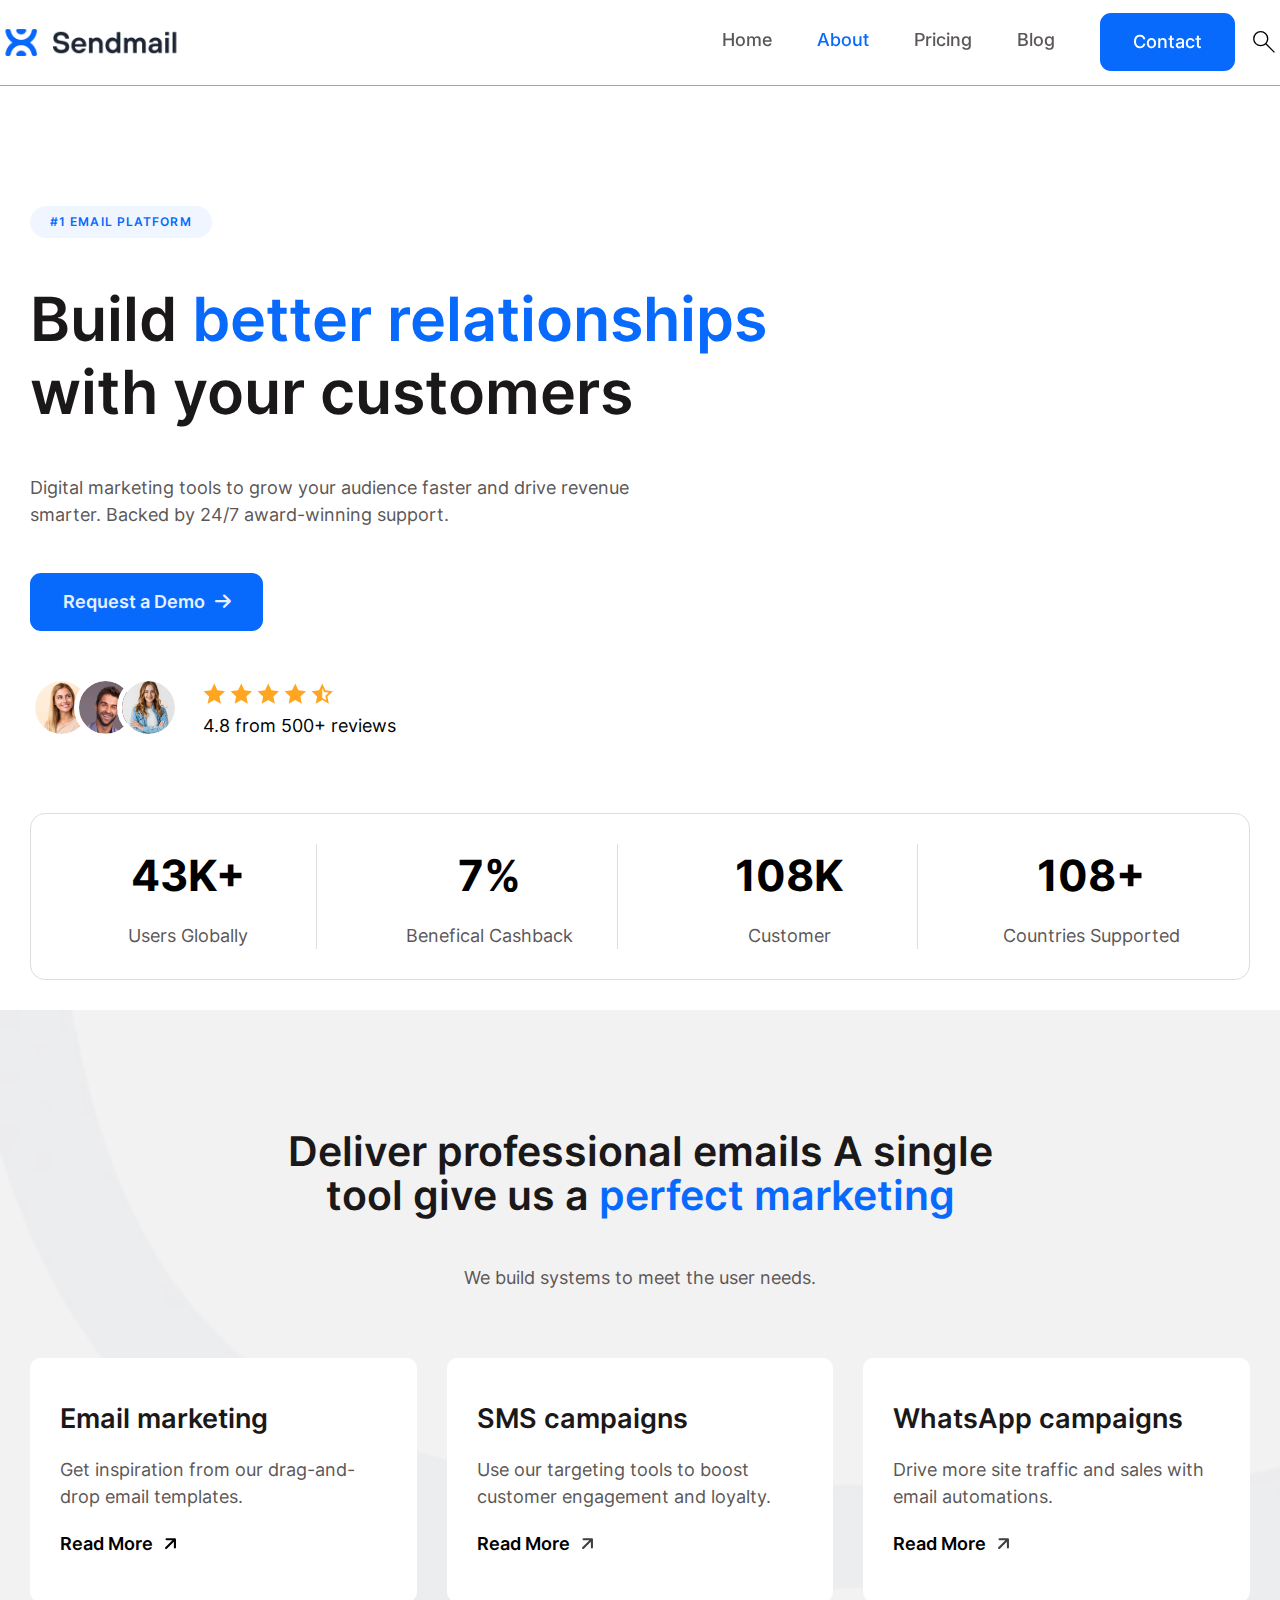
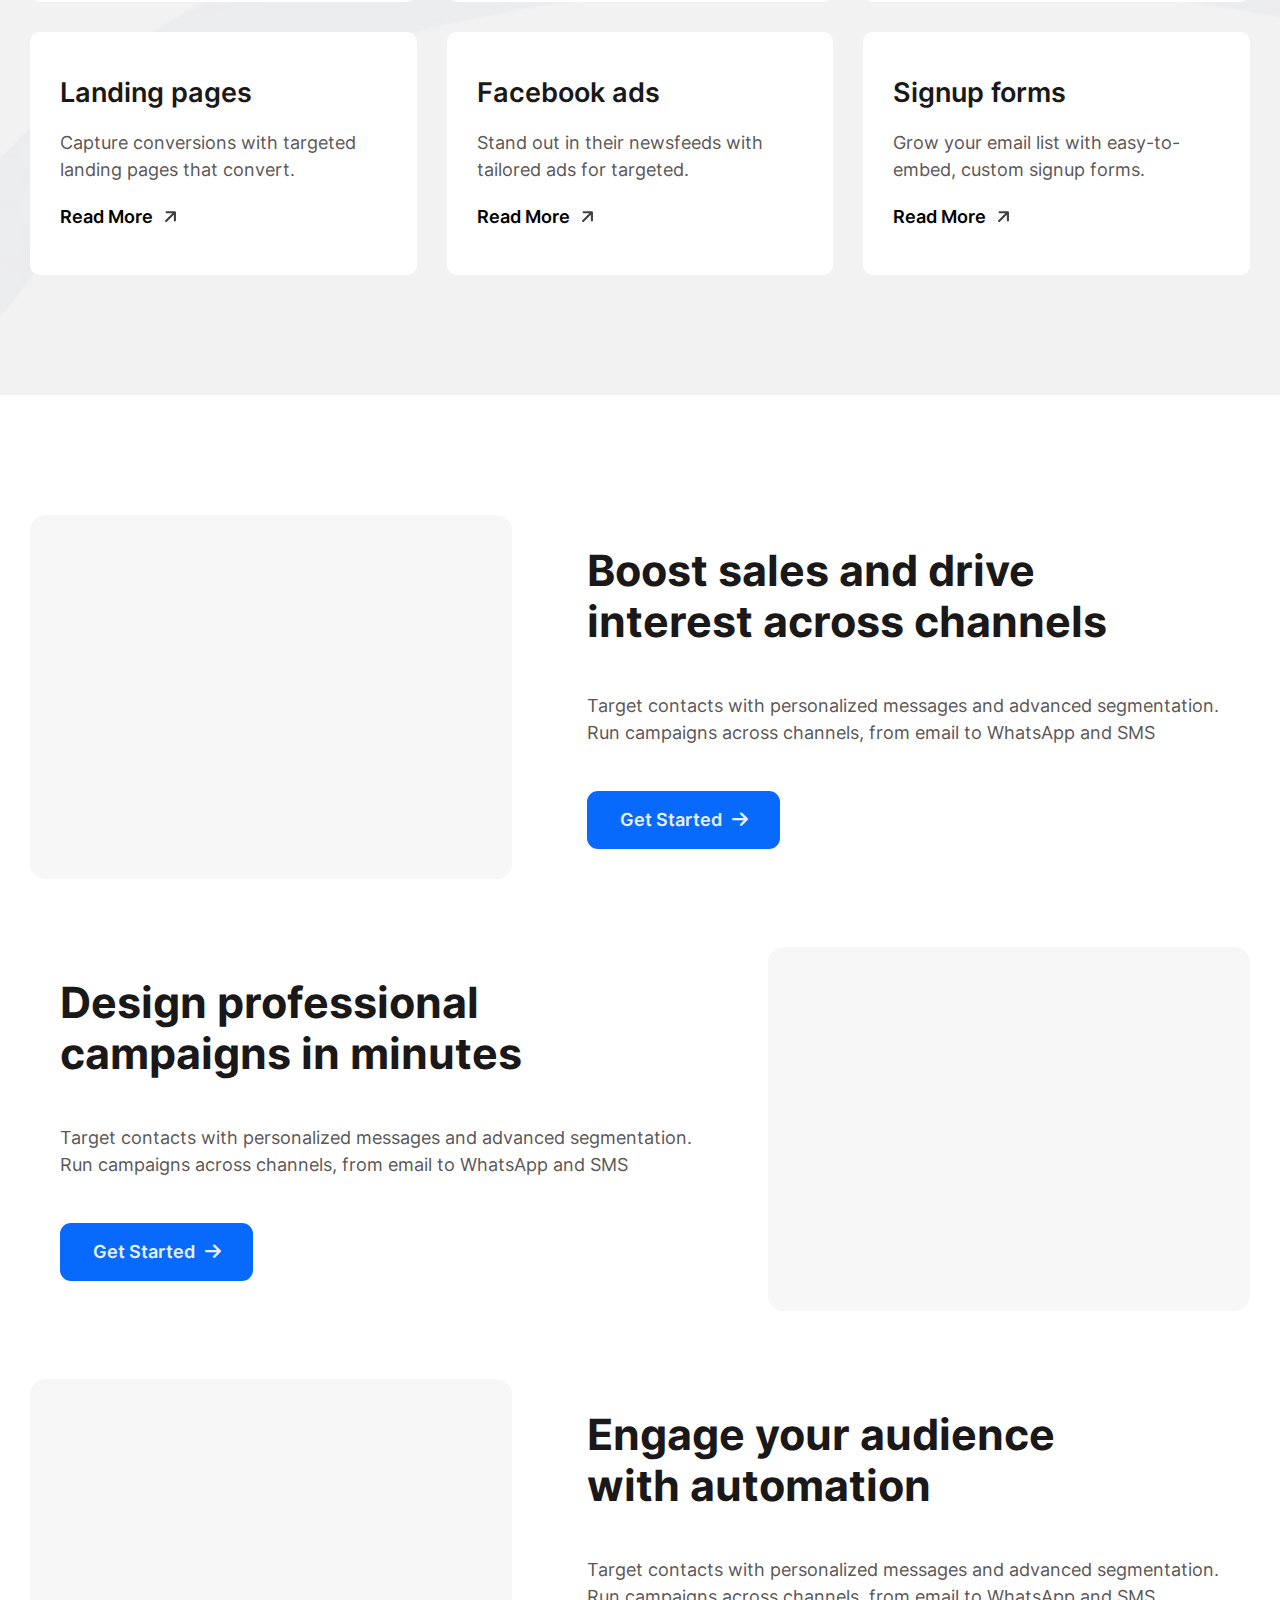
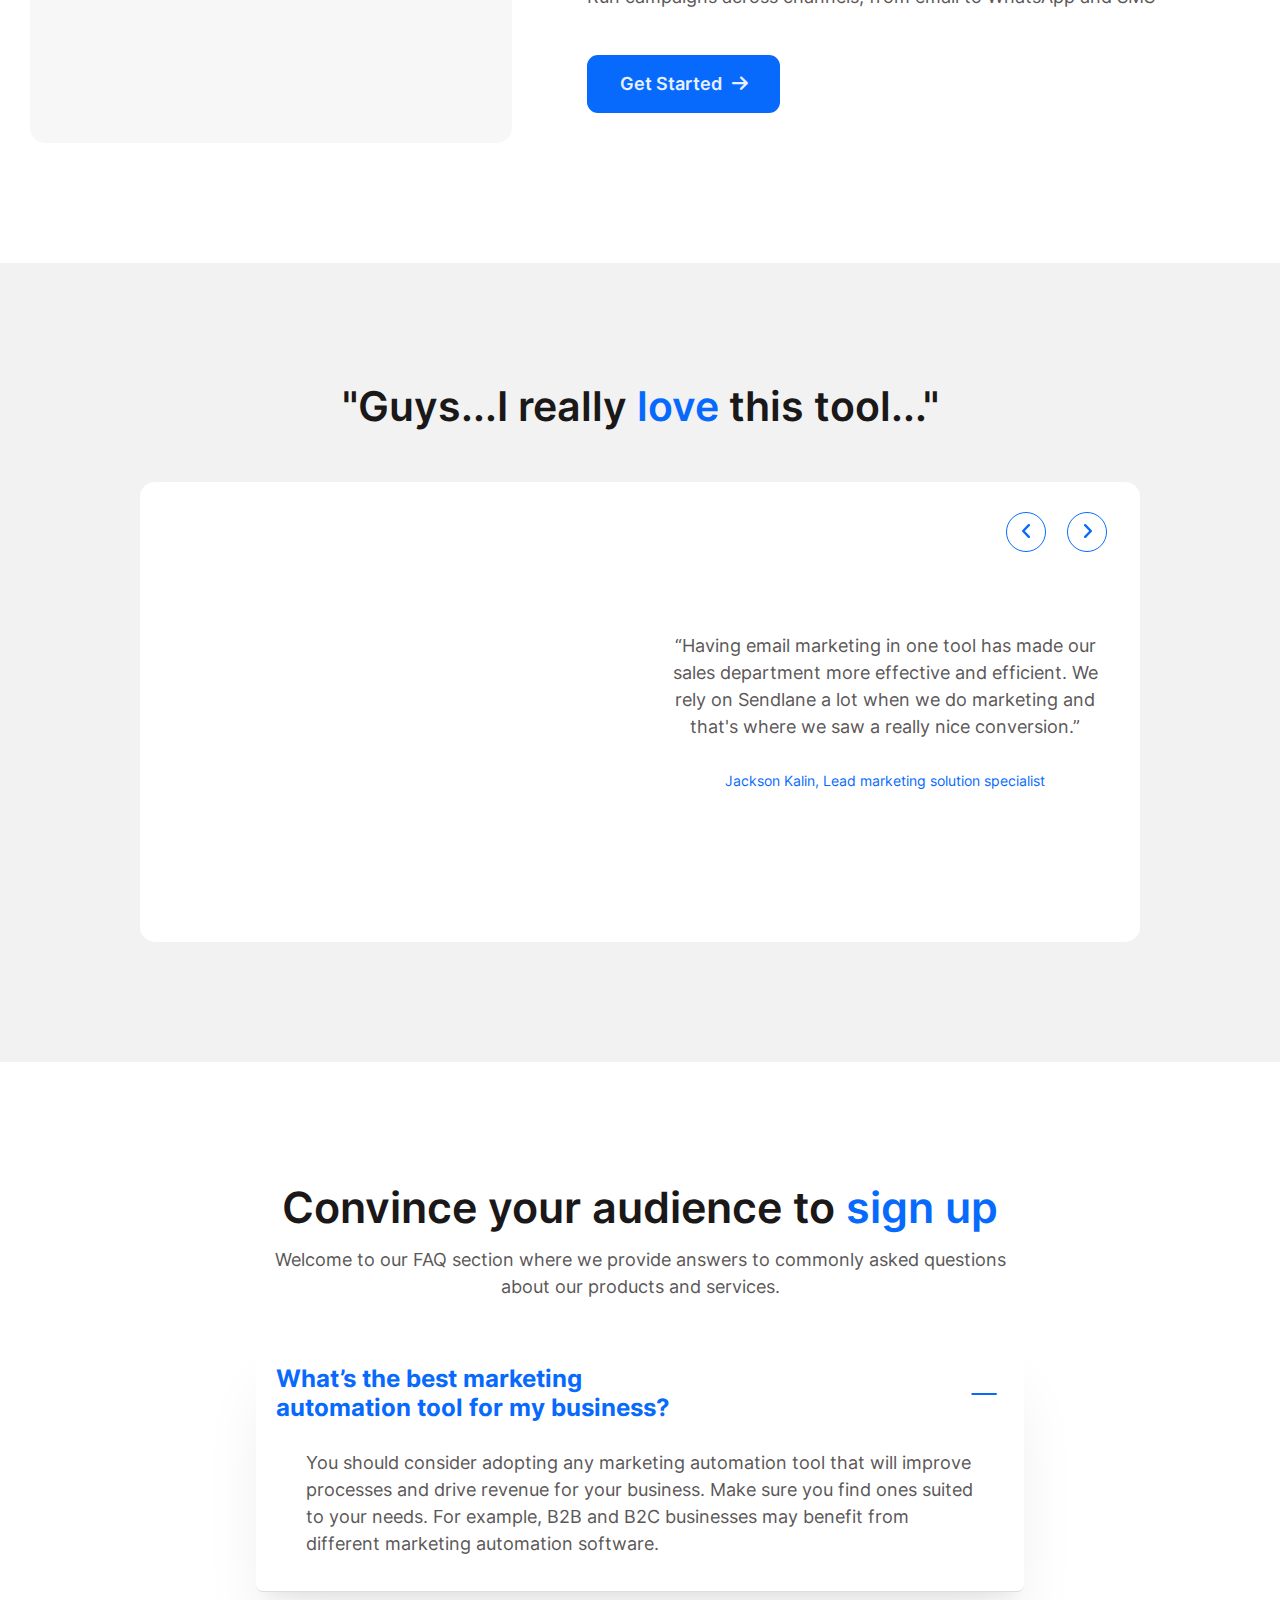
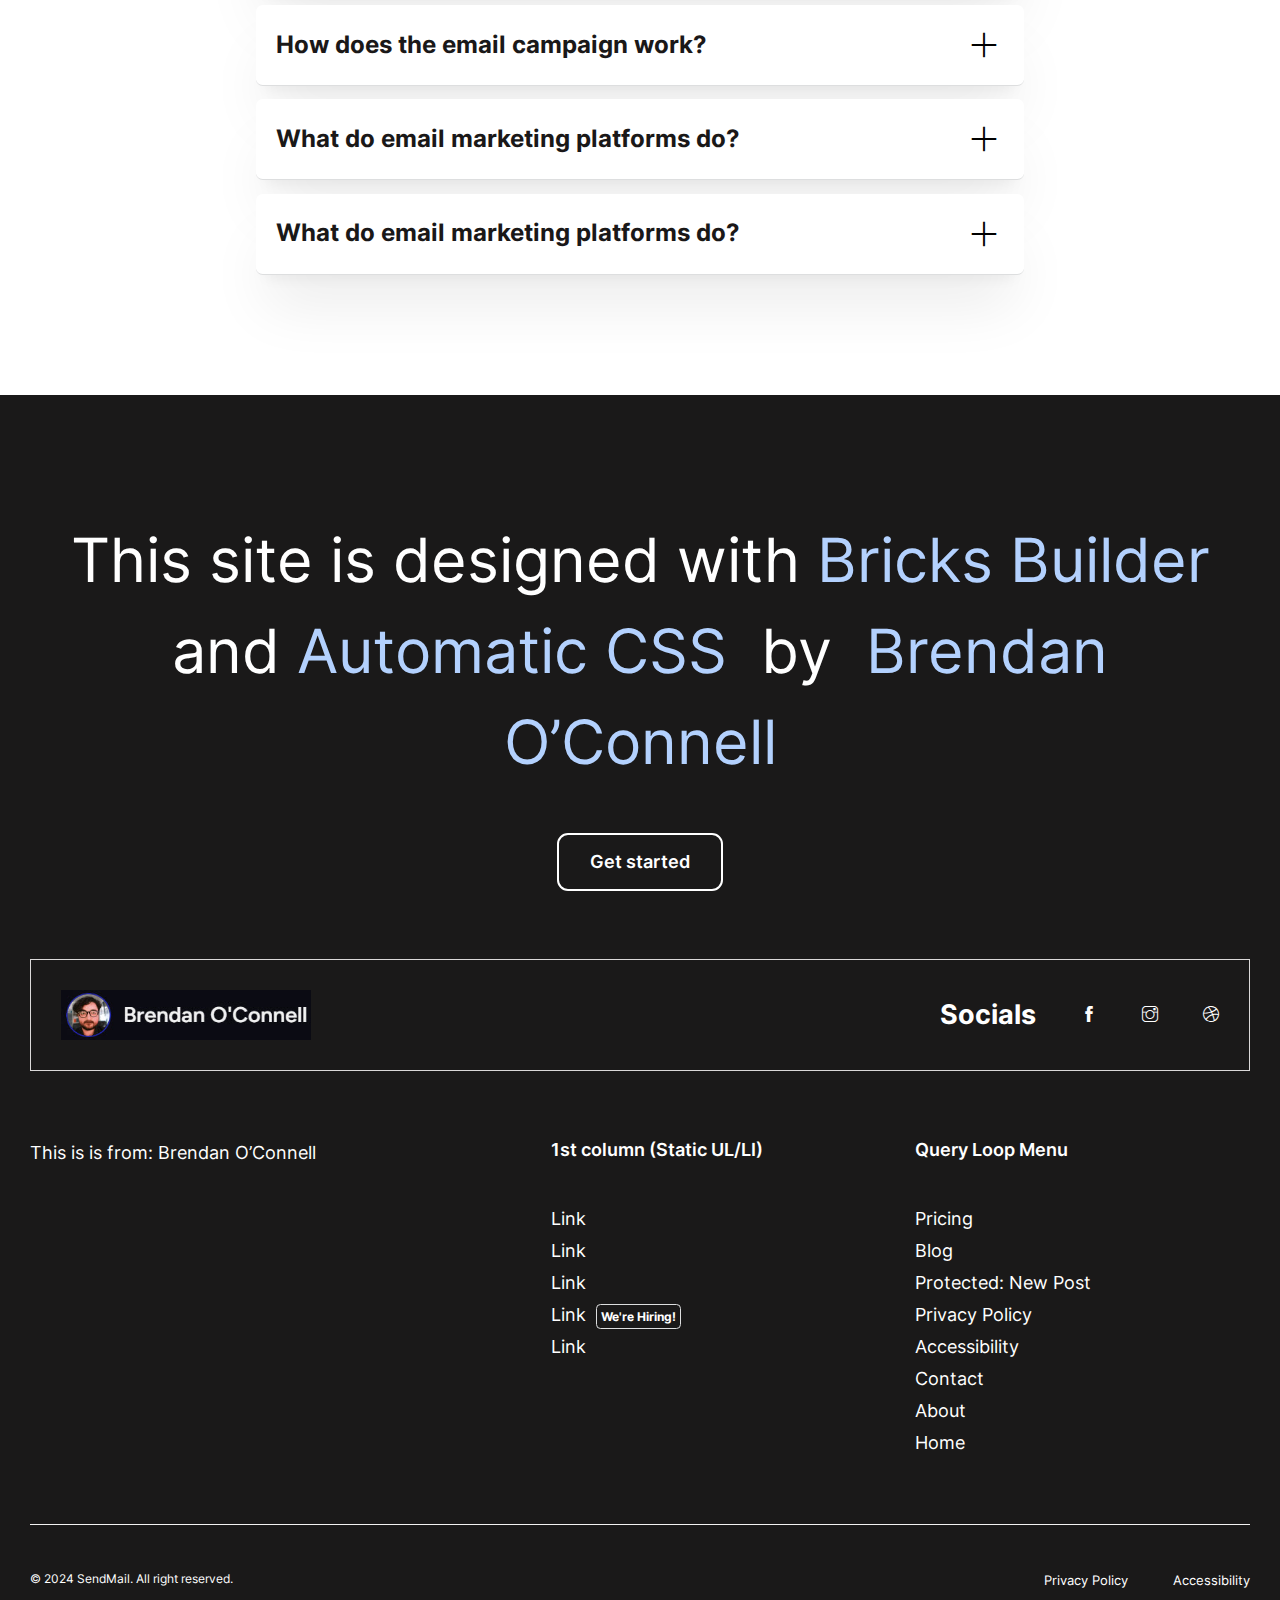
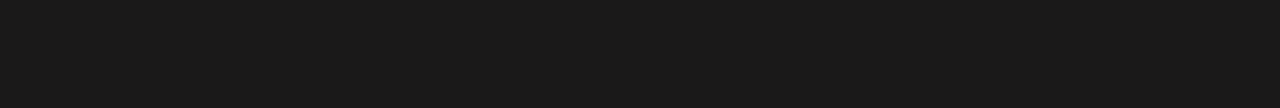
<file: about/index.html>
<!DOCTYPE html>
<html lang="en-US">
<head>
<meta charset="UTF-8">
<meta name="viewport" content="width=device-width, initial-scale=1">
<title>About &#8211; SendMail</title>
<meta name="robots" content="noindex, nofollow">
<link rel="dns-prefetch" href="//fonts.googleapis.com">
<link rel="alternate" type="application/rss+xml" title="SendMail &raquo; Feed" href="/feed/">
<link rel="alternate" type="application/rss+xml" title="SendMail &raquo; Comments Feed" href="/comments/feed/">
<script>
window._wpemojiSettings = {"baseUrl":"https:\/\/s.w.org\/images\/core\/emoji\/15.0.3\/72x72\/","ext":".png","svgUrl":"https:\/\/s.w.org\/images\/core\/emoji\/15.0.3\/svg\/","svgExt":".svg","source":{"concatemoji":"\/wp-includes\/js\/wp-emoji-release.min.js?ver=6.6"}};
/*! This file is auto-generated */
!function(i,n){var o,s,e;function c(e){try{var t={supportTests:e,timestamp:(new Date).valueOf()};sessionStorage.setItem(o,JSON.stringify(t))}catch(e){}}function p(e,t,n){e.clearRect(0,0,e.canvas.width,e.canvas.height),e.fillText(t,0,0);var t=new Uint32Array(e.getImageData(0,0,e.canvas.width,e.canvas.height).data),r=(e.clearRect(0,0,e.canvas.width,e.canvas.height),e.fillText(n,0,0),new Uint32Array(e.getImageData(0,0,e.canvas.width,e.canvas.height).data));return t.every(function(e,t){return e===r[t]})}function u(e,t,n){switch(t){case"flag":return n(e,"🏳️‍⚧️","🏳️​⚧️")?!1:!n(e,"🇺🇳","🇺​🇳")&&!n(e,"🏴󠁧󠁢󠁥󠁮󠁧󠁿","🏴​󠁧​󠁢​󠁥​󠁮​󠁧​󠁿");case"emoji":return!n(e,"🐦‍⬛","🐦​⬛")}return!1}function f(e,t,n){var r="undefined"!=typeof WorkerGlobalScope&&self instanceof WorkerGlobalScope?new OffscreenCanvas(300,150):i.createElement("canvas"),a=r.getContext("2d",{willReadFrequently:!0}),o=(a.textBaseline="top",a.font="600 32px Arial",{});return e.forEach(function(e){o[e]=t(a,e,n)}),o}function t(e){var t=i.createElement("script");t.src=e,t.defer=!0,i.head.appendChild(t)}"undefined"!=typeof Promise&&(o="wpEmojiSettingsSupports",s=["flag","emoji"],n.supports={everything:!0,everythingExceptFlag:!0},e=new Promise(function(e){i.addEventListener("DOMContentLoaded",e,{once:!0})}),new Promise(function(t){var n=function(){try{var e=JSON.parse(sessionStorage.getItem(o));if("object"==typeof e&&"number"==typeof e.timestamp&&(new Date).valueOf()<e.timestamp+604800&&"object"==typeof e.supportTests)return e.supportTests}catch(e){}return null}();if(!n){if("undefined"!=typeof Worker&&"undefined"!=typeof OffscreenCanvas&&"undefined"!=typeof URL&&URL.createObjectURL&&"undefined"!=typeof Blob)try{var e="postMessage("+f.toString()+"("+[JSON.stringify(s),u.toString(),p.toString()].join(",")+"));",r=new Blob([e],{type:"text/javascript"}),a=new Worker(URL.createObjectURL(r),{name:"wpTestEmojiSupports"});return void(a.onmessage=function(e){c(n=e.data),a.terminate(),t(n)})}catch(e){}c(n=f(s,u,p))}t(n)}).then(function(e){for(var t in e)n.supports[t]=e[t],n.supports.everything=n.supports.everything&&n.supports[t],"flag"!==t&&(n.supports.everythingExceptFlag=n.supports.everythingExceptFlag&&n.supports[t]);n.supports.everythingExceptFlag=n.supports.everythingExceptFlag&&!n.supports.flag,n.DOMReady=!1,n.readyCallback=function(){n.DOMReady=!0}}).then(function(){return e}).then(function(){var e;n.supports.everything||(n.readyCallback(),(e=n.source||{}).concatemoji?t(e.concatemoji):e.wpemoji&&e.twemoji&&(t(e.twemoji),t(e.wpemoji)))}))}((window,document),window._wpemojiSettings);
</script>
<link rel="preconnect" href="https://fonts.gstatic.com/" crossorigin>
<link rel="stylesheet" id="bricks-advanced-themer-css" href="/wp-content/plugins/bricks-advanced-themer/assets/css/bricks-advanced-themer.css?ver=1716417690" media="all">
<style id="bricks-advanced-themer-inline-css">:root{--min-viewport:360;--max-viewport:1600;--base-font:10;--clamp-unit:1vw;}:root,.brxc-light-colors{}</style>
<style id="wp-emoji-styles-inline-css">img.wp-smiley, img.emoji {
		display: inline !important;
		border: none !important;
		box-shadow: none !important;
		height: 1em !important;
		width: 1em !important;
		margin: 0 0.07em !important;
		vertical-align: -0.1em !important;
		background: none !important;
		padding: 0 !important;
	}</style>
<link rel="stylesheet" id="automaticcss-core-css" href="/wp-content/uploads/automatic-css/automatic.css?ver=1721285623" media="all">
<style id="automaticcss-core-inline-css">/* File: automatic-custom-css.css - Version: 3.0.4 - Generated: 2024-07-17 23:53:43 */</style>
<link rel="stylesheet" id="automaticcss-gutenberg-css" href="/wp-content/uploads/automatic-css/automatic-gutenberg.css?ver=1721285624" media="all">
<link rel="stylesheet" id="automaticcss-gutenberg-color-palette-css" href="/wp-content/uploads/automatic-css/automatic-gutenberg-color-palette.css?ver=1721285625" media="all">
<style id="classic-theme-styles-inline-css">/*! This file is auto-generated */
.wp-block-button__link{color:#fff;background-color:#32373c;border-radius:9999px;box-shadow:none;text-decoration:none;padding:calc(.667em + 2px) calc(1.333em + 2px);font-size:1.125em}.wp-block-file__button{background:#32373c;color:#fff;text-decoration:none}</style>
<link rel="stylesheet" id="bricks-frontend-css" href="/wp-content/themes/bricks/assets/css/frontend.min.css?ver=1721285667" media="all">
<style id="bricks-frontend-inline-css">:root { --x-backtotop-stroke-width: 4px;}[data-x-backtotop] { position: fixed; background: none; border: none; box-shadow: none; z-index: 10; box-shadow: 10px 10px 30px 0 rgb(0 0 0 / 12%); transition: all .125s ease-in; text-align: center; opacity: 0; width: 60px; height: 60px; right: 40px; bottom: 40px; transform: translateY(10px);}[data-x-backtotop*=progress] { height: auto!important;}[data-x-backtotop*=progress] { border-radius: 1000px;}body.bricks-is-frontend [data-x-backtotop]:focus { outline: none;}body.bricks-is-frontend [data-x-backtotop]:focus-visible { outline: thin dotted currentcolor;}.x-back-to-top.brx-draggable.is-empty { min-height: 0; min-width: 0;}.x-back-to-top[aria-hidden=true] { pointer-events: none;}.x-back-to-top_progress { vertical-align: middle; overflow: visible; z-index: 1;}svg.x-back-to-top_progress:not(:root) { overflow: visible;}.x-back-to-top_content { display: flex; align-items: center; justify-content: center; flex-direction: column; height: 100%; width: 100%;}[data-x-backtotop*=progress] .x-back-to-top_content { position: absolute; top: 0; left: 0; right: 0; bottom: 0; z-index: -1; overflow: hidden; border-radius: 1000px;}.x-back-to-top_progress-line { fill: transparent; stroke-width: calc( var(--x-backtotop-stroke-width) + 1px); stroke: #111; stroke-linecap: round;}.x-back-to-top_progress-background { stroke: #e5e5e5; fill: transparent; stroke-width: var(--x-backtotop-stroke-width);}svg.x-back-to-top_progress { inline-size: auto;}.x-back-to-top_builder-preview { opacity: 1!important; transform: none!important;}.brx-body.iframe [data-x-backtotop].brx-draggable { transition: all .125s ease-in}.brx-body.iframe .x-back-to-top { transition-property: all!important;}.brx-body.iframe .brx-draggable.is-empty:not(.editing) { outline: none;}
@font-face{font-family:"Inter";font-weight:400;font-display:swap;src:url(/wp-content/uploads/2024/05/Inter-VariableFont_slntwght.woff2) format("woff2");}@font-face{font-family:"Inter";font-weight:600;font-display:swap;src:url(/wp-content/uploads/2024/05/Inter-VariableFont_slntwght.woff2) format("woff2");}@font-face{font-family:"Inter";font-weight:700;font-display:swap;src:url(/wp-content/uploads/2024/05/Inter-VariableFont_slntwght.woff2) format("woff2");}@font-face{font-family:"Inter";font-weight:800;font-display:swap;src:url(/wp-content/uploads/2024/05/Inter-VariableFont_slntwght.woff2) format("woff2");}</style>
<link rel="stylesheet" id="bricks-child-css" href="/wp-content/themes/bricks-child/style.css?ver=1709125742" media="all">
<link rel="stylesheet" id="bricks-font-awesome-6-css" href="/wp-content/themes/bricks/assets/css/libs/font-awesome-6.min.css?ver=1721285667" media="all">
<link rel="stylesheet" id="bricks-themify-icons-css" href="/wp-content/themes/bricks/assets/css/libs/themify-icons.min.css?ver=1721285667" media="all">
<link rel="stylesheet" id="automaticcss-bricks-css" href="/wp-content/uploads/automatic-css/automatic-bricks.css?ver=1721285624" media="all">
<link rel="stylesheet" id="color-scheme-switcher-frontend-css" href="/wp-content/plugins/automaticcss-plugin/classes/Features/Color_Scheme_Switcher/css/frontend.css?ver=1721285527" media="all">
<link rel="stylesheet" id="automaticcss-frames-css" href="/wp-content/uploads/automatic-css/automatic-frames.css?ver=1721285625" media="all">
<style id="bricks-frontend-inline-inline-css">html {scroll-behavior: smooth}
:root {}:root { --bricks-color-acss_import_transparent: transparent; }  body {font-family: "Inter"} h1, h2, h3, h4, h5, h6 {font-weight: 600} .brxe-container {width: 1280px} .woocommerce main.site-main {width: 1280px} #brx-content.wordpress {width: 1280px} .header.brxe-div {border-bottom: 1px solid var(--neutral-semi-light)} .header { margin-inline: auto; } .header__inner.brxe-container {display: flex; flex-direction: row; align-items: center; justify-content: space-between; align-self: center !important; padding-top: var(--space-xs); padding-right: var(--section-padding-x); padding-bottom: var(--space-xs); padding-left: var(--section-padding-x)} @media (max-width: 767px) {.header__inner.brxe-container {flex-wrap: nowrap} } .header__logo.brxe-image {width: 10em} .nav.brxe-nav-menu .bricks-mobile-menu-toggle {color: var(--fr-text-dark)} .nav.brxe-nav-menu .bricks-mobile-menu > li > a {color: var(--fr-text-light)} .nav.brxe-nav-menu .bricks-mobile-menu > li > .brx-submenu-toggle > * {color: var(--fr-text-light)} .nav.brxe-nav-menu .bricks-nav-menu > li {margin-left: 0} .nav.brxe-nav-menu .bricks-nav-menu .sub-menu .brx-submenu-toggle > a + button {color: var(--link-color); font-size: var(--text-s); line-height: 1} .nav.brxe-nav-menu .bricks-nav-menu .sub-menu {background-color: var(--shade-ultra-light)} .nav.brxe-nav-menu .bricks-nav-menu .sub-menu > li > a {color: var(--link-color)} .nav.brxe-nav-menu .bricks-nav-menu .sub-menu > li > .brx-submenu-toggle > * {color: var(--link-color)} .nav.brxe-nav-menu .bricks-mobile-menu .sub-menu > li > a {color: var(--fr-text-light)} .nav.brxe-nav-menu .bricks-mobile-menu .sub-menu > li > .brx-submenu-toggle > * {color: var(--fr-text-light)} .nav.brxe-nav-menu .bricks-nav-menu > li:hover > a {color: var(--link-color-hover)} .nav.brxe-nav-menu .bricks-nav-menu > li:hover > .brx-submenu-toggle > * {color: var(--link-color-hover)} .nav.brxe-nav-menu {font-variation-settings: "wght" 500; width: 100%; display: flex; justify-content: flex-end} .nav.brxe-nav-menu .bricks-nav-menu > li > a {color: var(--neutral-semi-dark); line-height: var(--btn-line-height); font-weight: 200; padding-top: calc(var(--btn-pad-y) / 1); padding-bottom: calc(var(--btn-pad-y) / 1); justify-content: center} .nav.brxe-nav-menu .bricks-nav-menu > li > .brx-submenu-toggle > * {color: var(--neutral-semi-dark); line-height: var(--btn-line-height); font-weight: 200; padding-top: calc(var(--btn-pad-y) / 1); padding-bottom: calc(var(--btn-pad-y) / 1)} .nav.brxe-nav-menu .bricks-nav-menu .current-menu-item > a {color: var(--link-color-active)} .nav.brxe-nav-menu .bricks-nav-menu .current-menu-item > .brx-submenu-toggle > * {color: var(--link-color-active)} .nav.brxe-nav-menu .bricks-nav-menu > .current-menu-parent > a {color: var(--link-color-active)} .nav.brxe-nav-menu .bricks-nav-menu > .current-menu-parent > .brx-submenu-toggle > * {color: var(--link-color-active)} .nav.brxe-nav-menu .bricks-nav-menu > .current-menu-ancestor > a {color: var(--link-color-active)} .nav.brxe-nav-menu .bricks-nav-menu > .current-menu-ancestor > .brx-submenu-toggle > * {color: var(--link-color-active)} .nav.brxe-nav-menu .bricks-nav-menu .sub-menu > li:hover > a {color: var(--link-color-hover)} .nav.brxe-nav-menu .bricks-nav-menu .sub-menu > li:hover > .brx-submenu-toggle > * {color: var(--link-color-hover)} .nav.brxe-nav-menu .bricks-nav-menu .sub-menu .brx-submenu-toggle > a:hover + button {color: var(--link-color-hover)} .nav.brxe-nav-menu .bricks-nav-menu .sub-menu button[aria-expanded="true"] > * {transform: rotateZ(270deg)} .nav.brxe-nav-menu .bricks-nav-menu button[aria-expanded="true"] > * {transform: rotateZ(180deg)} .nav.brxe-nav-menu .bricks-nav-menu .sub-menu .brx-submenu-toggle button {padding-right: 20px} .nav.brxe-nav-menu .bricks-nav-menu .sub-menu a {padding-right: 0; padding-left: 0} .nav.brxe-nav-menu .bricks-nav-menu .sub-menu button {padding-right: 0; padding-left: 0} .nav.brxe-nav-menu .bricks-nav-menu {gap: var(--content-gap)} .nav.brxe-nav-menu .bricks-nav-menu > li > .brx-submenu-toggle {justify-content: center} .nav { --link-color: var(--primary-ultra-dark); --link-color-hover: var(--primary-hover); --link-color-active: var(--primary);--button-color: var(--primary); --button-color-hover: var(--primary-hover); --button-text: var(--fr-text-light); --button-text-hover: var(--fr-text-light); --toggle-gap: .5em; --sub-li-padding: 1em;} .nav ul.bricks-mobile-menu { display: flex; align-items: center;} .show-mobile-menu ul.bricks-mobile-menu { display: flex; flex-direction: column; align-items: flex-start;} .nav { align-items: center; } .nav nav {width: 100%;}.nav .bricks-nav-menu > li:first-child,.nav .bricks-nav-menu > li:last-child { margin-inline-start: auto;}.nav .bricks-nav-menu > li:last-child a {background-color: var(--button-color); border-color: var(--button-color);color: var(--button-text)!important; border-width: var(--btn-border-size); border-radius: var(--btn-radius); border-style: solid; min-inline-size: var(--btn-width); line-height: var(--btn-line-height); letter-spacing: var(--btn-letter-spacing); text-transform: var(--btn-text-transform); text-decoration: var(--btn-text-decoration);font-style: var(--btn-text-style); font-weight: var(--btn-weight); padding: var(--btn-pad-y) var(--btn-pad-x); justify-content: center; text-align: center;}.nav .bricks-nav-menu > li:last-child a:hover {background-color: var(--button-color-hover); border-color: var(--button-color-hover);color: var(--button-text-hover)!important;} .nav .brx-submenu-toggle {display: flex; flex-direction: row; gap: var(--toggle-gap);} .nav .brx-submenu-toggle button { margin: 0!important; padding: 0!important;} .nav .sub-menu {min-inline-size: max-content!important;} .nav .sub-menu li {padding-inline: var(--sub-li-padding);} @media (max-width: 991px) {.nav.brxe-nav-menu {line-height: 0} }@media (max-width: 767px) {.nav.brxe-nav-menu .bricks-mobile-menu > .menu-item-has-children .brx-submenu-toggle button {color: var(--fr-text-light)} } .fr-hero.brxe-section {row-gap: var(--container-gap)} .fr-hero-bravo__content-wrapper.brxe-container {align-items: flex-start; justify-content: center; text-align: left; row-gap: var(--space-l)} b .fr-cta-links-alpha.brxe-block {display: flex; flex-wrap: wrap; row-gap: var(--space-m); column-gap: var(--space-m); width: 100%; flex-direction: row; align-items: center} @media (max-width: 478px) { .fr-cta-links-alpha > * { width: 100% !important;} } .fr-avatar-group-alpha.brxe-div {display: flex; flex-wrap: nowrap; justify-content: flex-start; width: var(--avatar-size); margin-right: 65px; align-items: center; column-gap: var(--space-m)} .fr-avatar-group-alpha {--overlap: 2.75em; --avatar-size: 3.5em;} .fr-avatar-group-alpha > *:not(:first-child) {margin-left: calc(var(--overlap) * -1);} .fr-avatar-group-alpha__avatar.brxe-image:not(.tag), .fr-avatar-group-alpha__avatar.brxe-image img {object-fit: cover} .fr-avatar-group-alpha__avatar.brxe-image {width: var(--avatar-size); overflow: hidden; border: 5px solid var(--white); border-radius: 50vw; height: var(--avatar-size)} .fr-rating-alpha.brxe-div {display: flex; row-gap: .25em; column-gap: .25em} .fr-rating-alpha {--icon-size: 1.25em;} .fr-rating-alpha > *:first-child {display: none;} [data-rating*="."] > *:first-child {display: flex;} [data-rating*=".0"] > *:first-child {display: none !important;} [data-rating^="1"] > *:nth-child(n+3) { display: none;}[data-rating^="2"] > *:nth-child(n+4) { display: none;}[data-rating^="3"] > *:nth-child(n+5) { display: none;}[data-rating^="4"] > *:nth-child(n+6) { display: none;} .fr-rating-alpha__icon.brxe-icon {color: #ffa51f; fill: #ffa51f; font-size: var(--text-m)} .fr-rating-alpha__icon-half.brxe-icon {order: 1} .accent-heading.brxe-text-basic {font-size: var(--text-s); line-height: 1; color: var(--primary); text-transform: uppercase; letter-spacing: 1.1px; font-weight: 600; order: -1; padding-top: calc(var(--space-xs) / 1.3); padding-right: var(--space-s); padding-bottom: calc(var(--space-xs) / 1.3); padding-left: var(--space-s); background-color: var(--primary-light-trans-20); border-radius: var(--radius-xl)} .stat-wrapper.brxe-block {row-gap: var(--space-xs); align-items: center; border-right-width: 1px; border-right-style: solid} .stat-wrapper__counter.brxe-counter {font-size: var(--text-xxl); font-weight: 700; color: var(--black)} .fr-feature-section-alpha.brxe-section {row-gap: var(--container-gap); background-color: var(--fr-bg-light); background-image: url(/wp-content/uploads/2024/05/Sendmail-Deliver-BG-2-1024x584.webp); background-size: cover; background-blend-mode: color-burn} .fr-intro-alpha.brxe-container {align-items: center; text-align: center; row-gap: var(--content-gap)} @media (max-width: 767px) {.fr-intro-alpha.brxe-container {text-align: left; align-items: flex-start} } .fr-intro-alpha__heading.brxe-heading {line-height: 1.1; width: 30h} @media (max-width: 767px) {.fr-intro-alpha__heading.brxe-heading {font-size: var(--h1)} } .fr-feature-grid-alpha.brxe-container {display: grid; align-items: initial; grid-gap: var(--grid-gap); grid-template-columns: var(--grid-3); grid-template-rows: var(--grid-1); align-items: stretch; margin-top: 0; margin-bottom: 0; padding-left: 0} .fr-feature-grid-alpha {list-style-type: none;} @media (max-width: 991px) {.fr-feature-grid-alpha.brxe-container {grid-template-columns: var(--grid-2)} }@media (max-width: 478px) {.fr-feature-grid-alpha.brxe-container {grid-template-columns: var(--grid-1)} } .fr-feature-card-alpha.brxe-div {flex-direction: column; display: flex; row-gap: var(--fr-card-gap); position: relative; padding-top: var(--space-l); padding-right: var(--fr-card-padding); padding-bottom: var(--space-l); padding-left: var(--fr-card-padding); background-color: var(--white); border-radius: var(--radius-m); align-self: flex-start !important; align-items: flex-start} .fr-feature-card-alpha {--icon-size: 2.5em; --icon-fill-color: var(--text-dark); --icon-stroke-color: var(--text-dark); --icon-fill-color-hover: var(--text-dark); --icon-stroke-color-hover: var(--text-dark);} .fr-feature-card-alpha__body.brxe-div {display: flex; flex-direction: column; row-gap: var(--fr-card-gap); position: static} .fr-feature-card-alpha__heading.brxe-heading {position: static} .fr-feature-card-alpha__lede.brxe-text-basic {margin-top: 0} .fr-feature-grid-delta.brxe-container {display: grid; align-items: initial; grid-gap: var(--container-gap); grid-template-columns: var(--grid-1); grid-template-rows: var(--grid-1); margin-top: 0; margin-bottom: 0; padding-left: 0} @media (min-width: 768px) {.fr-feature-grid-delta .fr-feature-card-delta:nth-child(even) > *:last-child { order: 1; }} .fr-feature-grid-delta{list-style-type: none;} .fr-feature-card-delta.brxe-block {display: grid; align-items: initial; grid-template-columns: var(--grid-12); grid-template-rows: var(--grid-1); grid-auto-flow: column} @media (min-width: 768px) { .fr-feature-card-delta > *:first-child { grid-column: span 7; } .fr-feature-card-delta > *:last-child { grid-column: span 5; }} @media (max-width: 767px) {.fr-feature-card-delta.brxe-block {row-gap: 0px; grid-template-columns: initial; grid-auto-flow: row} } .fr-feature-card-delta__content-wrapper.brxe-block {row-gap: var(--content-gap); padding-top: var(--fr-card-padding); padding-right: var(--fr-card-padding); padding-bottom: var(--fr-card-padding); padding-left: var(--fr-card-padding); justify-content: center} @media (max-width: 478px) {.fr-feature-card-delta__content-wrapper.brxe-block {padding-right: 0; padding-bottom: 0; padding-left: 0} } .fr-feature-card-delta__heading.brxe-heading {font-weight: 700; font-size: var(--text-xxl)} .fr-feature-card-delta__media-wrapper.brxe-block {height: 100%; order: -1; justify-content: center; padding-top: var(--space-m); padding-right: var(--space-m); padding-bottom: var(--space-m); padding-left: var(--space-m); background-color: var(--neutral-light-trans-20); border-radius: var(--radius-l)} .fr-feature-card-delta__image.brxe-image:not(.tag), .fr-feature-card-delta__image.brxe-image img {object-fit: cover} .fr-feature-card-delta__image.brxe-image {width: 100%; height: 100%; border-radius: var(--radius-l)} .footer-container.brxe-container {row-gap: var(--container-gap)} .footer__cta.brxe-block {display: flex; flex-direction: column; align-items: center; row-gap: var(--content-gap)} .footer__cta-heading.brxe-text {font-size: var(--h1); text-align: center} .footer__cta-heading.brxe-text a {font-size: var(--h1); text-align: center; font-size: inherit} .footer__cta-heading a{ color: var(--primary-light);} .footer__header.brxe-block {padding-top: var(--space-m); padding-right: var(--space-m); padding-bottom: var(--space-m); padding-left: var(--space-m); display: flex; flex-direction: row; justify-content: center; border: .1rem solid var(--neutral-light); align-items: center; flex-wrap: nowrap} .footer__social-wrapper.brxe-block {flex-direction: row; align-items: center; column-gap: var(--content-gap); justify-content: flex-end} .footer__socials-text.brxe-text-basic {font-size: var(--h3); font-weight: 700} .footer__socials.brxe-div {display: flex; column-gap: var(--content-gap)} .footer__social-icon.brxe-icon {font-size: 1.6rem} .footer__footer.brxe-block {row-gap: var(--container-gap)} .footer__footer-intro.brxe-block {row-gap: var(--content-gap); display: grid; align-items: initial; grid-template-columns: var(--grid-12); grid-gap: var(--grid-gap)} @media (max-width: 767px) {.footer__footer-intro.brxe-block {grid-template-columns: var(--grid-1)} } .footer__newsletter.brxe-block {row-gap: var(--content-gap); grid-column: 1/5} @media (max-width: 767px) {.footer__newsletter.brxe-block {grid-column: span 1} } .footer__nav-wrapper.brxe-block {grid-column: 6/-1} @media (max-width: 767px) {.footer__nav-wrapper.brxe-block {grid-column: span 1} } .footer-nav-wrapper.brxe-block {display: grid; align-items: initial; grid-template-columns: var(--grid-2); grid-gap: var(--grid-gap)} @media (max-width: 767px) {.footer-nav-wrapper.brxe-block {grid-template-columns: var(--grid-3)} }@media (max-width: 478px) {.footer-nav-wrapper.brxe-block {grid-template-columns: var(--grid-2)} } .footer-nav-column.brxe-div {display: flex; flex-direction: column; row-gap: var(--content-gap)} .footer-nav-heading.brxe-heading {font-size: var(--text-m)} .footer-menu.brxe-block {display: flex; flex-direction: column; row-gap: .5rem} .footer-link-update.brxe-text-basic {font-size: var(--text-s); color: var(--action); font-weight: 700; padding-top: .4rem; padding-right: .4rem; padding-bottom: .4rem; padding-left: .4rem; background-color: var(--action-ultra-light); margin-left: 1rem; border: 1px solid var(--bricks-border-color); border-radius: var(--radius-xs)} .footer__copy-legal.brxe-block {display: grid; align-items: initial; grid-template-columns: var(--grid-2); padding-top: var(--space-l); border-top: .1rem solid var(--neutral-ultra-light); align-items: center} @media (max-width: 767px) {.footer__copy-legal.brxe-block {grid-template-columns: var(--grid-1)} } .footer-bottom__left.brxe-block {flex-direction: row; row-gap: var(--space-xs); column-gap: var(--space-xs); align-items: center} @media (max-width: 478px) {.footer-bottom__left.brxe-block {flex-direction: column; align-items: flex-start} } .footer-copyright.brxe-text-basic {font-size: var(--text-s)} .footer-legal-nav.brxe-block {flex-direction: row; column-gap: var(--content-gap)} .footer-legal__li.brxe-div {line-height: 1} .footer-legal__link-text.brxe-text-link {font-size: calc(var(--text-s) * 1.1)}  .bricks-is-frontend .animation-trigger{ opacity:0; }  .animate{ animation-name: fadeAnimation; animation-delay: calc(var(--delay, 0) * 200ms); animation-duration: var(--duration, 400ms); animation-timing-function: ease-in-out; animation-fill-mode: forwards; }  .animation--left-to-right{ --translate: -20px,0,0; } .animation--right-to-left{ --translate: 20px,0,0; } .animation--top-to-bottom{ --translate: 0,-20px,0; } .animation--bottom-to-top{ --translate: 0,20px,0; }  @keyframes fadeAnimation{ from{ color: rgba(0, 0, 0, 0.35); transform: translate3d(var(--translate)); } to{ opacity: 1; transform: translate3d(0,0,0); color: rgba(0, 0, 0, 1); } }  .bricks-is-frontend .animation-trigger { color: rgba(0, 0, 0, 0.35);  }  .fade { animation-name: fadeInAnimation; animation-duration: var(--duration, 400ms); animation-timing-function: ease-in-out; animation-fill-mode: forwards; }  @keyframes fadeInAnimation { from { color: rgba(0, 0, 0, 0.35);  } to { color: rgba(0, 0, 0, 1);  } } @media (max-width: 991px) {#brxe-yryzcv .bricks-nav-menu-wrapper { display: none; }#brxe-yryzcv .bricks-mobile-menu-toggle { display: block; }}#brxe-yryzcv button {height: 1.15em; width: 1.15em} #brxe-vteckb svg {height: var(--icon); width: var(--icon)} #brxe-vteckb button {height: var(--icon); width: var(--icon)} #brxe-vteckb form {overflow: hidden} #brxe-vykytl {display: flex; align-items: center; column-gap: var(--space-xs)} #brxe-wpkctk {padding-right: 0; padding-left: 0} @media (max-width: 991px) {#brxe-wpkctk {padding-right: var(--section-padding-x); padding-left: var(--section-padding-x)} } #brxe-yedmrv {height: var(--icon-size); width: var(--icon-size)} #brxe-yzwldo {height: var(--icon-size); width: var(--icon-size)} #brxe-vyrgmi {height: var(--icon-size); width: var(--icon-size)} #brxe-pomfgc {height: var(--icon-size); width: var(--icon-size)} #brxe-phleye {width: var(--icon-size); height: var(--icon-size)} #brxe-uihlri {height: var(--icon-size); width: var(--icon-size)} #brxe-eqzfju {color: var(--black)} #brxe-domuxm {flex-direction: column; row-gap: calc(var(--space-xs) / 2)} #brxe-tbooht {flex-direction: row; width: auto; align-items: center} @media (max-width: 767px) {#brxe-tbooht {row-gap: var(--space-xs)} } #brxe-pvngvw {border-right-width: 0} #brxe-owbupd {display: grid; align-items: initial; grid-template-columns: var(--grid-4); padding-top: var(--space-m); padding-right: var(--space-m); padding-bottom: var(--space-m); padding-left: var(--space-m); border: 1px solid var(--bricks-border-color); border-radius: var(--radius-l)} #brxe-dtuijy {padding-bottom: var(--space-m)} #brxe-swmiqn {text-align: justify} #brxe-ssacrk {font-weight: 600; color: var(--black); flex-direction: row-reverse} #brxe-ssacrk .icon > svg {height: 25px} #brxe-ltqkap {font-weight: 600; color: var(--black); flex-direction: row-reverse} #brxe-ltqkap .icon > svg {fill: var(--neutral-dark); height: 25px} #brxe-hkmckf {font-weight: 600; color: var(--black); flex-direction: row-reverse} #brxe-hkmckf .icon > svg {fill: var(--neutral-dark); height: 25px} #brxe-dxcwdx {font-weight: 600; color: var(--black); flex-direction: row-reverse} #brxe-dxcwdx .icon > svg {fill: var(--neutral-dark); height: 25px} #brxe-wqzdrf {font-weight: 600; color: var(--black); flex-direction: row-reverse} #brxe-wqzdrf .icon > svg {fill: var(--neutral-dark); height: 25px} #brxe-znicpl {font-weight: 600; color: var(--black); flex-direction: row-reverse} #brxe-znicpl .icon > svg {fill: var(--neutral-dark); height: 25px} #brxe-gzfdjg .bricks-site-logo {width: 250px} #brxe-vqvkgu {justify-content: flex-end} @media (max-width: 767px) {#brxe-vqvkgu {justify-content: flex-start} } #brxe-kqxrop {display: flex} #brxe-ixrttd {border-top: 1px solid var(--action-ultra-light)} #brxe-jrmops {right: 40px; bottom: 40px; transform: translateY(10px); width: 50px} #brxe-jrmops .x-back-to-top_progress-line {stroke: var(--action)} #brxe-jrmops .x-back-to-top_progress {--x-backtotop-stroke-width: 3px} #brx-header.sticky.scrolling > .brxe-section,#brx-header.sticky.scrolling > .brxe-container,#brx-header.sticky.scrolling > .brxe-block,#brx-header.sticky.scrolling > .brxe-div {background-color: var(--white-trans-90)}</style>
<link rel="stylesheet" id="bricks-google-fonts-css" href="https://fonts.googleapis.com/css2?family=Inter:wght@100;200;300;400;500;600;700;800;900&#038;display=swap" media="all">
<script id="color-scheme-switcher-frontend-js-extra">var acss = {"color_mode":"light","enable_client_color_preference":"false"};</script>
<script src="/wp-content/plugins/automaticcss-plugin/classes/Features/Color_Scheme_Switcher/js/frontend.min.js?ver=1721285527" id="color-scheme-switcher-frontend-js"></script>
<link rel="https://api.w.org/" href="/wp-json/">
<link rel="alternate" title="JSON" type="application/json" href="/wp-json/wp/v2/pages/19">
<link rel="EditURI" type="application/rsd+xml" title="RSD" href="/xmlrpc.php?rsd">
<meta name="generator" content="WordPress 6.6">
<link rel="canonical" href="/about/">
<link rel="shortlink" href="/?p=19">
<link rel="alternate" title="oEmbed (JSON)" type="application/json+oembed" href="/wp-json/oembed/1.0/embed?url=https%3A%2F%2F%2Fabout%2F">
<link rel="alternate" title="oEmbed (XML)" type="text/xml+oembed" href="/wp-json/oembed/1.0/embed?url=https%3A%2F%2F%2Fabout%2F#038;format=xml">

<!-- Facebook Open Graph (by Bricks) -->
<meta property="og:url" content="/about/">
<meta property="og:site_name" content="SendMail">
<meta property="og:title" content="About">
<meta property="og:description" content="Build better relationships with your customers Digital marketing tools to grow your audience faster and drive revenue smarter. Backed by 24/7 award-winning support. 4.8 from 500+ reviews #1 Email Platform Users Globally Countries Supported Customer Benefical Cashback Deliver professional emails A single tool give us a perfect marketing We build systems to meet the user [&hellip;]">
<meta property="og:type" content="website">
</head>

<body class="page-template-default page page-id-19 brx-body bricks-is-frontend wp-embed-responsive">		<a class="skip-link" href="#brx-content" aria-label="Skip to main content">Skip to main content</a>

					<a class="skip-link" href="#brx-footer" aria-label="Skip to footer">Skip to footer</a>
			<header id="brx-header" class="sticky on-scroll" data-slide-up-after="600"><div id="brxe-ureirh" class="brxe-div header bricks-lazy-hidden"><div id="brxe-wpkctk" class="brxe-container header__inner bricks-lazy-hidden">
<a id="brxe-lfzyer" class="brxe-image fr-logo header__logo tag" href="/"><img width="408" height="96" src="/wp-content/uploads/2024/05/Sendmail-Logo1.webp" class="css-filter size-full" alt="SendMail logo" loading="eager" decoding="async" srcset="/wp-content/uploads/2024/05/Sendmail-Logo1.webp 408w, /wp-content/uploads/2024/05/Sendmail-Logo1-300x71.webp 300w" sizes="(max-width: 408px) 100vw, 408px"></a><div id="brxe-vykytl" class="brxe-div bricks-lazy-hidden">
<div id="brxe-yryzcv" data-script-id="yryzcv" class="brxe-nav-menu nav">
<nav class="bricks-nav-menu-wrapper tablet_portrait"><ul id="menu-primary-menu" class="bricks-nav-menu">
<li id="menu-item-47" class="menu-item menu-item-type-post_type menu-item-object-page menu-item-home menu-item-47 bricks-menu-item"><a href="/">Home</a></li>
<li id="menu-item-49" class="menu-item menu-item-type-post_type menu-item-object-page current-menu-item page_item page-item-19 current_page_item menu-item-49 bricks-menu-item"><a href="/about/" aria-current="page">About</a></li>
<li id="menu-item-448" class="menu-item menu-item-type-post_type menu-item-object-page menu-item-448 bricks-menu-item"><a href="/pricing/">Pricing</a></li>
<li id="menu-item-165" class="menu-item menu-item-type-post_type menu-item-object-page menu-item-165 bricks-menu-item"><a href="/blog/">Blog</a></li>
<li id="menu-item-50" class="menu-item menu-item-type-post_type menu-item-object-page menu-item-50 bricks-menu-item"><a href="/contact/">Contact</a></li>
</ul></nav>			<button class="bricks-mobile-menu-toggle" aria-haspopup="true" aria-label="Open mobile menu" aria-expanded="false">
				<span class="bar-top"></span>
				<span class="bar-center"></span>
				<span class="bar-bottom"></span>
			</button>
			<nav class="bricks-mobile-menu-wrapper left"><ul id="menu-primary-menu-1" class="bricks-mobile-menu">
<li class="menu-item menu-item-type-post_type menu-item-object-page menu-item-home menu-item-47 bricks-menu-item"><a href="/">Home</a></li>
<li class="menu-item menu-item-type-post_type menu-item-object-page current-menu-item page_item page-item-19 current_page_item menu-item-49 bricks-menu-item"><a href="/about/" aria-current="page">About</a></li>
<li class="menu-item menu-item-type-post_type menu-item-object-page menu-item-448 bricks-menu-item"><a href="/pricing/">Pricing</a></li>
<li class="menu-item menu-item-type-post_type menu-item-object-page menu-item-165 bricks-menu-item"><a href="/blog/">Blog</a></li>
<li class="menu-item menu-item-type-post_type menu-item-object-page menu-item-50 bricks-menu-item"><a href="/contact/">Contact</a></li>
</ul></nav><div class="bricks-mobile-menu-overlay"></div>
</div>
<div id="brxe-vteckb" class="brxe-search">
<button aria-expanded="false" aria-label="Toggle Search" class="toggle"><svg class="" xmlns="http://www.w3.org/2000/svg" width="32" height="32" viewbox="0 0 24 24"><path fill="currentColor" d="m19.485 20.154l-6.262-6.262q-.75.639-1.725.989q-.975.35-1.96.35q-2.402 0-4.066-1.663q-1.664-1.664-1.664-4.065T5.47 5.436q1.663-1.667 4.064-1.667q2.402 0 4.068 1.664q1.666 1.664 1.666 4.067q0 1.042-.369 2.017q-.37.975-.97 1.668l6.262 6.261zM9.538 14.23q1.99 0 3.361-1.37q1.37-1.37 1.37-3.361q0-1.99-1.37-3.36q-1.37-1.37-3.36-1.37q-1.99 0-3.361 1.37q-1.37 1.37-1.37 3.36q0 1.99 1.37 3.36q1.37 1.37 3.36 1.37"></path></svg></button>			<div class="bricks-search-overlay">
				<div class="bricks-search-inner">
					<h4 class="title">Search site</h4>
<form role="search" method="get" class="bricks-search-form" action="/">
	<label for="search-input-vteckb" class="screen-reader-text"><span>Search ...</span></label>
	<input type="search" placeholder="Search ..." value="" name="s" id="search-input-vteckb">

	</form>
				</div>

				<button aria-label="Close search" class="close">×</button>			</div>
			</div>
</div>
</div></div></header><main id="brx-content"><section id="brxe-dtuijy" class="brxe-section fr-hero-bravo fr-hero bricks-lazy-hidden"><div id="brxe-zpfset" class="brxe-container fr-hero-bravo__content-wrapper bricks-lazy-hidden">
<h1 id="brxe-bltrqi" class="brxe-heading fr-hero-bravo__heading" data-interactions="[{&quot;id&quot;:&quot;mkxpfv&quot;,&quot;trigger&quot;:&quot;enterView&quot;,&quot;action&quot;:&quot;startAnimation&quot;,&quot;animationType&quot;:&quot;fadeIn&quot;,&quot;animationDuration&quot;:&quot;1.2s&quot;}]" data-interaction-id="55ca77" data-interaction-hidden-on-load="1">Build <span style="color: var(--primary)">better relationships</span> with your customers</h1>
<p id="brxe-qrcqwh" class="brxe-text-basic fr-hero-bravo__lede fr-lede" data-interactions="[{&quot;id&quot;:&quot;rsiohn&quot;,&quot;trigger&quot;:&quot;enterView&quot;,&quot;action&quot;:&quot;startAnimation&quot;,&quot;animationType&quot;:&quot;fadeIn&quot;,&quot;animationDuration&quot;:&quot;1.2s&quot;},{&quot;id&quot;:&quot;jovnin&quot;,&quot;trigger&quot;:&quot;enterView&quot;,&quot;action&quot;:&quot;startAnimation&quot;,&quot;animationType&quot;:&quot;fadeIn&quot;,&quot;animationDuration&quot;:&quot;1.4s&quot;}]" data-interaction-id="d59f19" data-interaction-hidden-on-load="1">Digital marketing tools to grow your audience faster and drive revenue smarter. Backed by 24/7 award-winning support.</p>
<div id="brxe-rqnubu" class="brxe-block fr-cta-links-alpha bricks-lazy-hidden" data-interactions="[{&quot;id&quot;:&quot;gjfhzw&quot;,&quot;trigger&quot;:&quot;enterView&quot;,&quot;action&quot;:&quot;startAnimation&quot;,&quot;animationType&quot;:&quot;fadeIn&quot;,&quot;animationDuration&quot;:&quot;2s&quot;,&quot;animationDelay&quot;:&quot;0.3s&quot;}]" data-interaction-id="1057e4" data-interaction-hidden-on-load="1">
<span id="brxe-nqttpy" class="brxe-button btn--primary bricks-button bricks-background-primary">Request a Demo<i class="fas fa-arrow-right"></i></span><div id="brxe-tbooht" class="brxe-block bricks-lazy-hidden">
<div id="brxe-zzztxn" class="brxe-div fr-avatar-group-alpha bricks-lazy-hidden">
<div id="brxe-zlseub" class="brxe-div fr-avatar-group-alpha__avatar-wrapper bricks-lazy-hidden"><figure id="brxe-pajymk" class="brxe-image fr-avatar-group-alpha__avatar tag"><img width="150" height="150" src="data:image/svg+xml,%3Csvg%20xmlns=&#039;http://www.w3.org/2000/svg&#039;%20viewBox=&#039;0%200%20150%20150&#039;%3E%3C/svg%3E" class="css-filter size-full bricks-lazy-hidden" alt="" decoding="async" data-src="/wp-content/uploads/2024/05/app-25-by-4.png" data-type="string"></figure></div>
<div id="brxe-rohdxn" class="brxe-div fr-avatar-group-alpha__avatar-wrapper bricks-lazy-hidden"><figure id="brxe-sxpopd" class="brxe-image fr-avatar-group-alpha__avatar tag"><img width="150" height="151" src="data:image/svg+xml,%3Csvg%20xmlns=&#039;http://www.w3.org/2000/svg&#039;%20viewBox=&#039;0%200%20150%20151&#039;%3E%3C/svg%3E" class="css-filter size-full bricks-lazy-hidden" alt="" decoding="async" data-src="/wp-content/uploads/2024/05/app-25-by-25.png" data-type="string"></figure></div>
<div id="brxe-wnuhjc" class="brxe-div fr-avatar-group-alpha__avatar-wrapper bricks-lazy-hidden"><figure id="brxe-jpdway" class="brxe-image fr-avatar-group-alpha__avatar tag"><img width="384" height="450" src="data:image/svg+xml,%3Csvg%20xmlns=&#039;http://www.w3.org/2000/svg&#039;%20viewBox=&#039;0%200%20384%20450&#039;%3E%3C/svg%3E" class="css-filter size-full bricks-lazy-hidden" alt="" decoding="async" fetchpriority="high" data-src="/wp-content/uploads/2024/05/business-consulting-6-byt-1-2.jpg" data-type="string" data-sizes="(max-width: 384px) 100vw, 384px" data-srcset="/wp-content/uploads/2024/05/business-consulting-6-byt-1-2.jpg 384w, /wp-content/uploads/2024/05/business-consulting-6-byt-1-2-256x300.jpg 256w"></figure></div>
</div>
<div id="brxe-domuxm" class="brxe-block bricks-lazy-hidden">
<span id="brxe-ohcaot" class="brxe-div fr-rating-alpha bricks-lazy-hidden" data-rating="4.5"><svg class="brxe-icon fr-rating-alpha__icon fr-rating-alpha__icon-half" id="brxe-yedmrv" xmlns="http://www.w3.org/2000/svg" viewbox="0 0 24 24"><path d="M12.0006 15.968L16.2473 18.3451L15.2988 13.5717L18.8719 10.2674L14.039 9.69434L12.0006 5.27502V15.968ZM12.0006 18.26L4.94715 22.2082L6.52248 14.2799L0.587891 8.7918L8.61493 7.84006L12.0006 0.5L15.3862 7.84006L23.4132 8.7918L17.4787 14.2799L19.054 22.2082L12.0006 18.26Z"></path></svg><svg class="brxe-icon fr-rating-alpha__icon" id="brxe-yzwldo" xmlns="http://www.w3.org/2000/svg" viewbox="0 0 24 24"><path d="M12.0006 18.26L4.94715 22.2082L6.52248 14.2799L0.587891 8.7918L8.61493 7.84006L12.0006 0.5L15.3862 7.84006L23.4132 8.7918L17.4787 14.2799L19.054 22.2082L12.0006 18.26Z"></path></svg><svg class="brxe-icon fr-rating-alpha__icon" id="brxe-vyrgmi" xmlns="http://www.w3.org/2000/svg" viewbox="0 0 24 24"><path d="M12.0006 18.26L4.94715 22.2082L6.52248 14.2799L0.587891 8.7918L8.61493 7.84006L12.0006 0.5L15.3862 7.84006L23.4132 8.7918L17.4787 14.2799L19.054 22.2082L12.0006 18.26Z"></path></svg><svg class="brxe-icon fr-rating-alpha__icon" id="brxe-pomfgc" xmlns="http://www.w3.org/2000/svg" viewbox="0 0 24 24"><path d="M12.0006 18.26L4.94715 22.2082L6.52248 14.2799L0.587891 8.7918L8.61493 7.84006L12.0006 0.5L15.3862 7.84006L23.4132 8.7918L17.4787 14.2799L19.054 22.2082L12.0006 18.26Z"></path></svg><svg class="brxe-icon fr-rating-alpha__icon" id="brxe-phleye" xmlns="http://www.w3.org/2000/svg" viewbox="0 0 24 24"><path d="M12.0006 18.26L4.94715 22.2082L6.52248 14.2799L0.587891 8.7918L8.61493 7.84006L12.0006 0.5L15.3862 7.84006L23.4132 8.7918L17.4787 14.2799L19.054 22.2082L12.0006 18.26Z"></path></svg><svg class="brxe-icon fr-rating-alpha__icon" id="brxe-uihlri" xmlns="http://www.w3.org/2000/svg" viewbox="0 0 24 24"><path d="M12.0006 18.26L4.94715 22.2082L6.52248 14.2799L0.587891 8.7918L8.61493 7.84006L12.0006 0.5L15.3862 7.84006L23.4132 8.7918L17.4787 14.2799L19.054 22.2082L12.0006 18.26Z"></path></svg></span><p id="brxe-eqzfju" class="brxe-text-basic">
4.8 from 500+ reviews</p>
</div>
</div>
</div>
<p id="brxe-hcdomy" class="brxe-text-basic accent-heading">#1 Email Platform</p>
</div>
<div id="brxe-owbupd" class="brxe-container brx-grid bricks-lazy-hidden">
<div id="brxe-nnzvci" class="brxe-block stat-wrapper bricks-lazy-hidden">
<div id="brxe-lmaozg" data-script-id="lmaozg" class="brxe-counter stat-wrapper__counter" data-bricks-counter-options="{&quot;countFrom&quot;:0,&quot;countTo&quot;:&quot;75&quot;,&quot;duration&quot;:1500,&quot;thousands&quot;:&quot;&quot;,&quot;separator&quot;:&quot;&quot;}">
<span class="count">0</span><span class="suffix">K+</span>
</div>
<p id="brxe-opvzuu" class="brxe-text-basic stat-wrapper__text">Users Globally</p>
</div>
<div id="brxe-tthgjg" class="brxe-block stat-wrapper bricks-lazy-hidden">
<div id="brxe-ewhduz" data-script-id="ewhduz" class="brxe-counter stat-wrapper__counter" data-bricks-counter-options="{&quot;countFrom&quot;:0,&quot;countTo&quot;:&quot;12&quot;,&quot;duration&quot;:1750,&quot;thousands&quot;:&quot;&quot;,&quot;separator&quot;:&quot;&quot;}">
<span class="count">0</span><span class="suffix">%</span>
</div>
<p id="brxe-mbeqie" class="brxe-text-basic stat-wrapper__text">Benefical Cashback</p>
</div>
<div id="brxe-kqglzf" class="brxe-block stat-wrapper bricks-lazy-hidden">
<div id="brxe-qjfaqt" data-script-id="qjfaqt" class="brxe-counter stat-wrapper__counter" data-bricks-counter-options="{&quot;countFrom&quot;:0,&quot;countTo&quot;:&quot;200&quot;,&quot;duration&quot;:2000,&quot;thousands&quot;:&quot;&quot;,&quot;separator&quot;:&quot;&quot;}">
<span class="count">0</span><span class="suffix">K</span>
</div>
<p id="brxe-fjvxev" class="brxe-text-basic stat-wrapper__text">Customer</p>
</div>
<div id="brxe-pvngvw" class="brxe-block stat-wrapper bricks-lazy-hidden">
<div id="brxe-ljoupt" data-script-id="ljoupt" class="brxe-counter stat-wrapper__counter" data-bricks-counter-options="{&quot;countFrom&quot;:0,&quot;countTo&quot;:&quot;190&quot;,&quot;duration&quot;:2225,&quot;thousands&quot;:&quot;&quot;,&quot;separator&quot;:&quot;&quot;}">
<span class="count">0</span><span class="suffix">+</span>
</div>
<p id="brxe-wbjfdw" class="brxe-text-basic stat-wrapper__text">Countries Supported</p>
</div>
</div></section><section id="brxe-hesuio" class="brxe-section fr-feature-section-alpha bricks-lazy-hidden"><div id="brxe-odlxzt" class="brxe-container fr-intro fr-intro-alpha bricks-lazy-hidden">
<h2 id="brxe-tosodm" class="brxe-heading fr-intro-alpha__heading">Deliver professional emails
A single tool give us a <span style="color: var(--primary)">perfect marketing</span>
</h2>
<p id="brxe-qukzwj" class="brxe-text-basic fr-lede fr-intro-alpha__lede">We build systems to meet the user needs.</p>
</div>
<ul id="brxe-eykgnt" class="brxe-container fr-feature-grid-alpha bricks-lazy-hidden">
<li id="brxe-faoejo" class="brxe-div fr-feature-card-alpha bricks-lazy-hidden"><div id="brxe-hbjdfs" class="brxe-div fr-feature-card-alpha__body bricks-lazy-hidden">
<h3 id="brxe-swmiqn" class="brxe-heading fr-feature-card-alpha__heading">Email marketing</h3>
<p id="brxe-bjkotx" class="brxe-text-basic fr-feature-card-alpha__lede">Get inspiration from our drag-and-drop email templates.</p>
<div id="brxe-tpstpe" class="brxe-div bricks-lazy-hidden"><span id="brxe-ssacrk" class="brxe-text-link"><span class="icon"><svg class="" xmlns="http://www.w3.org/2000/svg" width="undefined" height="undefined" viewbox="-6 -6.5 24 24"><path fill="currentColor" d="M7.828 2.414H2.243a1 1 0 1 1 0-2h8a.997.997 0 0 1 1 1v8a1 1 0 0 1-2 0V3.828l-6.779 6.779A1 1 0 0 1 1.05 9.192l6.778-6.778z"></path></svg></span><span class="text">Read More</span></span></div>
</div></li>
<li id="brxe-cdorzw" class="brxe-div fr-feature-card-alpha bricks-lazy-hidden"><div id="brxe-akzhus" class="brxe-div fr-feature-card-alpha__body bricks-lazy-hidden">
<h3 id="brxe-usxukv" class="brxe-heading fr-feature-card-alpha__heading">SMS campaigns</h3>
<p id="brxe-xuyhpk" class="brxe-text-basic fr-feature-card-alpha__lede">Use our targeting tools to boost customer engagement and loyalty.</p>
<div id="brxe-jefwkt" class="brxe-div bricks-lazy-hidden"><span id="brxe-ltqkap" class="brxe-text-link"><span class="icon"><svg class="fill" xmlns="http://www.w3.org/2000/svg" width="undefined" height="undefined" viewbox="-6 -6.5 24 24"><path fill="currentColor" d="M7.828 2.414H2.243a1 1 0 1 1 0-2h8a.997.997 0 0 1 1 1v8a1 1 0 0 1-2 0V3.828l-6.779 6.779A1 1 0 0 1 1.05 9.192l6.778-6.778z"></path></svg></span><span class="text">Read More</span></span></div>
</div></li>
<li id="brxe-dethnf" class="brxe-div fr-feature-card-alpha bricks-lazy-hidden"><div id="brxe-sjyhzq" class="brxe-div fr-feature-card-alpha__body bricks-lazy-hidden">
<h3 id="brxe-jquedh" class="brxe-heading fr-feature-card-alpha__heading">WhatsApp campaigns</h3>
<p id="brxe-dzabje" class="brxe-text-basic fr-feature-card-alpha__lede">Drive more site traffic and sales with email automations.</p>
<div id="brxe-mojdzd" class="brxe-div bricks-lazy-hidden"><span id="brxe-hkmckf" class="brxe-text-link"><span class="icon"><svg class="fill" xmlns="http://www.w3.org/2000/svg" width="undefined" height="undefined" viewbox="-6 -6.5 24 24"><path fill="currentColor" d="M7.828 2.414H2.243a1 1 0 1 1 0-2h8a.997.997 0 0 1 1 1v8a1 1 0 0 1-2 0V3.828l-6.779 6.779A1 1 0 0 1 1.05 9.192l6.778-6.778z"></path></svg></span><span class="text">Read More</span></span></div>
</div></li>
<li id="brxe-icjsmk" class="brxe-div fr-feature-card-alpha bricks-lazy-hidden"><div id="brxe-vbwvft" class="brxe-div fr-feature-card-alpha__body bricks-lazy-hidden">
<h3 id="brxe-nondcw" class="brxe-heading fr-feature-card-alpha__heading">Landing pages</h3>
<p id="brxe-mlnzmw" class="brxe-text-basic fr-feature-card-alpha__lede">Capture conversions with targeted landing pages that convert.</p>
<div id="brxe-bhzvry" class="brxe-div bricks-lazy-hidden"><span id="brxe-dxcwdx" class="brxe-text-link"><span class="icon"><svg class="fill" xmlns="http://www.w3.org/2000/svg" width="undefined" height="undefined" viewbox="-6 -6.5 24 24"><path fill="currentColor" d="M7.828 2.414H2.243a1 1 0 1 1 0-2h8a.997.997 0 0 1 1 1v8a1 1 0 0 1-2 0V3.828l-6.779 6.779A1 1 0 0 1 1.05 9.192l6.778-6.778z"></path></svg></span><span class="text">Read More</span></span></div>
</div></li>
<li id="brxe-mpprjz" class="brxe-div fr-feature-card-alpha bricks-lazy-hidden"><div id="brxe-hazyrp" class="brxe-div fr-feature-card-alpha__body bricks-lazy-hidden">
<h3 id="brxe-reruob" class="brxe-heading fr-feature-card-alpha__heading">Facebook ads</h3>
<p id="brxe-qmlcuk" class="brxe-text-basic fr-feature-card-alpha__lede">Stand out in their newsfeeds with tailored ads for targeted.</p>
<div id="brxe-ulfkpv" class="brxe-div bricks-lazy-hidden"><span id="brxe-wqzdrf" class="brxe-text-link"><span class="icon"><svg class="fill" xmlns="http://www.w3.org/2000/svg" width="undefined" height="undefined" viewbox="-6 -6.5 24 24"><path fill="currentColor" d="M7.828 2.414H2.243a1 1 0 1 1 0-2h8a.997.997 0 0 1 1 1v8a1 1 0 0 1-2 0V3.828l-6.779 6.779A1 1 0 0 1 1.05 9.192l6.778-6.778z"></path></svg></span><span class="text">Read More</span></span></div>
</div></li>
<li id="brxe-iqbkun" class="brxe-div fr-feature-card-alpha bricks-lazy-hidden"><div id="brxe-kqxfsx" class="brxe-div fr-feature-card-alpha__body bricks-lazy-hidden">
<h3 id="brxe-ngsjud" class="brxe-heading fr-feature-card-alpha__heading">Signup forms</h3>
<p id="brxe-ecvgkd" class="brxe-text-basic fr-feature-card-alpha__lede">Grow your email list with easy-to-embed, custom signup forms.</p>
<div id="brxe-erwuva" class="brxe-div bricks-lazy-hidden"><span id="brxe-znicpl" class="brxe-text-link"><span class="icon"><svg class="fill" xmlns="http://www.w3.org/2000/svg" width="undefined" height="undefined" viewbox="-6 -6.5 24 24"><path fill="currentColor" d="M7.828 2.414H2.243a1 1 0 1 1 0-2h8a.997.997 0 0 1 1 1v8a1 1 0 0 1-2 0V3.828l-6.779 6.779A1 1 0 0 1 1.05 9.192l6.778-6.778z"></path></svg></span><span class="text">Read More</span></span></div>
</div></li>
</ul></section><section id="brxe-plfpyi" class="brxe-section bricks-lazy-hidden"><ul id="brxe-127a28" class="brxe-container list--none fr-feature-grid-delta bricks-lazy-hidden">
<li id="brxe-31a8ad" class="brxe-block fr-feature-card-delta bricks-lazy-hidden">
<div id="brxe-5c85ff" class="brxe-block fr-feature-card-delta__content-wrapper bricks-lazy-hidden">
<h3 id="brxe-3a0b9a" class="brxe-heading fr-feature-card-delta__heading">Boost sales and drive interest across channels</h3>
<p id="brxe-23e87b" class="brxe-text-basic fr-feature-card-delta__lede fr-lede">Target contacts with personalized messages and advanced segmentation. Run campaigns across channels, from email to WhatsApp and SMS</p>
<span id="brxe-707220" class="brxe-button btn--primary bricks-button bricks-background-primary">Get Started<i class="fas fa-arrow-right"></i></span>
</div>
<div id="brxe-eefe4a" class="brxe-block fr-feature-card-delta__media-wrapper bricks-lazy-hidden"><img width="7730" height="5156" src="data:image/svg+xml,%3Csvg%20xmlns=&#039;http://www.w3.org/2000/svg&#039;%20viewBox=&#039;0%200%207730%205156&#039;%3E%3C/svg%3E" class="brxe-image fr-feature-card-delta__image css-filter size-full bricks-lazy-hidden" alt="" id="brxe-152a4b" decoding="async" data-src="/wp-content/uploads/2024/05/thisisengineering-txxifuqlbkq.jpg" data-type="string" data-sizes="(max-width: 7730px) 100vw, 7730px" data-srcset="/wp-content/uploads/2024/05/thisisengineering-txxifuqlbkq.jpg 7730w, /wp-content/uploads/2024/05/thisisengineering-txxifuqlbkq-300x200.jpg 300w, /wp-content/uploads/2024/05/thisisengineering-txxifuqlbkq-1024x683.jpg 1024w, /wp-content/uploads/2024/05/thisisengineering-txxifuqlbkq-768x512.jpg 768w, /wp-content/uploads/2024/05/thisisengineering-txxifuqlbkq-1536x1025.jpg 1536w"></div>
</li>
<li id="brxe-81c07f" class="brxe-block fr-feature-card-delta bricks-lazy-hidden">
<div id="brxe-6e3e67" class="brxe-block fr-feature-card-delta__content-wrapper bricks-lazy-hidden">
<h3 id="brxe-c9f98f" class="brxe-heading fr-feature-card-delta__heading">Design professional campaigns in minutes</h3>
<p id="brxe-870f72" class="brxe-text-basic fr-feature-card-delta__lede fr-lede">Target contacts with personalized messages and advanced segmentation. Run campaigns across channels, from email to WhatsApp and SMS</p>
<span id="brxe-cjpoce" class="brxe-button btn--primary bricks-button bricks-background-primary">Get Started<i class="fas fa-arrow-right"></i></span>
</div>
<div id="brxe-03871c" class="brxe-block fr-feature-card-delta__media-wrapper bricks-lazy-hidden"><img width="2560" height="1709" src="data:image/svg+xml,%3Csvg%20xmlns=&#039;http://www.w3.org/2000/svg&#039;%20viewBox=&#039;0%200%202560%201709&#039;%3E%3C/svg%3E" class="brxe-image fr-feature-card-delta__image css-filter size-full bricks-lazy-hidden" alt="" id="brxe-7e3212" decoding="async" data-src="/wp-content/uploads/2024/05/christina-@-wocintechchat.com-lfntehwqvi4-scaled.jpg" data-type="string" data-sizes="(max-width: 2560px) 100vw, 2560px" data-srcset="/wp-content/uploads/2024/05/christina-@-wocintechchat.com-lfntehwqvi4-scaled.jpg 2560w, /wp-content/uploads/2024/05/christina-@-wocintechchat.com-lfntehwqvi4-300x200.jpg 300w, /wp-content/uploads/2024/05/christina-@-wocintechchat.com-lfntehwqvi4-1024x684.jpg 1024w, /wp-content/uploads/2024/05/christina-@-wocintechchat.com-lfntehwqvi4-768x513.jpg 768w, /wp-content/uploads/2024/05/christina-@-wocintechchat.com-lfntehwqvi4-1536x1025.jpg 1536w, /wp-content/uploads/2024/05/christina-@-wocintechchat.com-lfntehwqvi4-2048x1367.jpg 2048w"></div>
</li>
<li id="brxe-958dc2" class="brxe-block fr-feature-card-delta bricks-lazy-hidden">
<div id="brxe-c61cf2" class="brxe-block fr-feature-card-delta__content-wrapper bricks-lazy-hidden">
<h3 id="brxe-54e089" class="brxe-heading fr-feature-card-delta__heading">Engage your audience with automation</h3>
<p id="brxe-e6b667" class="brxe-text-basic fr-feature-card-delta__lede fr-lede">Target contacts with personalized messages and advanced segmentation. Run campaigns across channels, from email to WhatsApp and SMS</p>
<span id="brxe-eaffsw" class="brxe-button btn--primary bricks-button bricks-background-primary">Get Started<i class="fas fa-arrow-right"></i></span>
</div>
<div id="brxe-703131" class="brxe-block fr-feature-card-delta__media-wrapper bricks-lazy-hidden"><img width="2560" height="1707" src="data:image/svg+xml,%3Csvg%20xmlns=&#039;http://www.w3.org/2000/svg&#039;%20viewBox=&#039;0%200%202560%201707&#039;%3E%3C/svg%3E" class="brxe-image fr-feature-card-delta__image css-filter size-full bricks-lazy-hidden" alt="" id="brxe-9eb944" decoding="async" data-src="/wp-content/uploads/2024/05/helena-lopes-uze35tk5uoa-scaled.jpg" data-type="string" data-sizes="(max-width: 2560px) 100vw, 2560px" data-srcset="/wp-content/uploads/2024/05/helena-lopes-uze35tk5uoa-scaled.jpg 2560w, /wp-content/uploads/2024/05/helena-lopes-uze35tk5uoa-300x200.jpg 300w, /wp-content/uploads/2024/05/helena-lopes-uze35tk5uoa-1024x683.jpg 1024w, /wp-content/uploads/2024/05/helena-lopes-uze35tk5uoa-768x512.jpg 768w, /wp-content/uploads/2024/05/helena-lopes-uze35tk5uoa-1536x1024.jpg 1536w, /wp-content/uploads/2024/05/helena-lopes-uze35tk5uoa-2048x1365.jpg 2048w"></div>
</li>
</ul></section><section id="brxe-c08409" class="brxe-section testimonial-20 bricks-lazy-hidden"><div id="brxe-971404" class="brxe-container testimonial-20-container bricks-lazy-hidden">
<h2 id="brxe-0974b8" class="brxe-heading testimonial-20-content__title">"Guys...I really <span style="color: var(--primary)">love</span> this tool..."</h2>
<div id="brxe-bbd21a" data-script-id="bbd21a" class="brxe-slider-nested testimonial-20-content bricks-lazy-hidden splide" data-splide="{&quot;type&quot;:&quot;loop&quot;,&quot;direction&quot;:&quot;ltr&quot;,&quot;keyboard&quot;:&quot;global&quot;,&quot;height&quot;:&quot;auto&quot;,&quot;gap&quot;:&quot;5rem&quot;,&quot;start&quot;:0,&quot;perPage&quot;:1,&quot;perMove&quot;:1,&quot;speed&quot;:400,&quot;interval&quot;:3000,&quot;autoHeight&quot;:false,&quot;autoplay&quot;:false,&quot;pauseOnHover&quot;:false,&quot;pauseOnFocus&quot;:false,&quot;arrows&quot;:true,&quot;pagination&quot;:false,&quot;mediaQuery&quot;:&quot;max&quot;,&quot;breakpoints&quot;:{&quot;1279&quot;:{&quot;height&quot;:&quot;auto&quot;,&quot;gap&quot;:&quot;5rem&quot;,&quot;arrows&quot;:true}}}">
<div class="splide__track"><div class="splide__list">
<div id="brxe-c9b2e9" class="brxe-block testimonial-20-content__slide bricks-lazy-hidden"><div id="brxe-425132" class="brxe-div testimonial-20-content__wrapper bricks-lazy-hidden">
<div id="brxe-aa13bd" class="brxe-div testimonial-20-content__text bricks-lazy-hidden">
<p id="brxe-742684" class="brxe-text-basic testimonial-20-content__desc">“Having email marketing in one tool has made our sales department more effective and efficient. We rely on Sendlane a lot when we do marketing and that's where we saw a really nice conversion.”</p>
<span id="brxe-977f24" class="brxe-text-basic testimonial-20-content__profile">Jackson Kalin, Lead marketing solution specialist</span>
</div>
<div id="brxe-6d5ed6" class="brxe-div testimonial-20-content__media bricks-lazy-hidden"><figure id="brxe-ede716" class="brxe-image testimonial-20-content__media-img tag"><img width="568" height="650" src="data:image/svg+xml,%3Csvg%20xmlns=&#039;http://www.w3.org/2000/svg&#039;%20viewBox=&#039;0%200%20568%20650&#039;%3E%3C/svg%3E" class="css-filter size-full bricks-lazy-hidden" alt="" decoding="async" data-src="/wp-content/uploads/2024/05/Sendmail-Testimonial-Image-8-568x650-1.webp" data-type="string" data-sizes="(max-width: 568px) 100vw, 568px" data-srcset="/wp-content/uploads/2024/05/Sendmail-Testimonial-Image-8-568x650-1.webp 568w, /wp-content/uploads/2024/05/Sendmail-Testimonial-Image-8-568x650-1-262x300.webp 262w"></figure></div>
</div></div>
<div id="brxe-aaab37" class="brxe-block testimonial-20-content__slide bricks-lazy-hidden"><div id="brxe-99fbea" class="brxe-div testimonial-20-content__wrapper bricks-lazy-hidden">
<div id="brxe-99e699" class="brxe-div testimonial-20-content__text bricks-lazy-hidden">
<p id="brxe-b04062" class="brxe-text-basic testimonial-20-content__desc">"Utilizing email marketing within a single tool has greatly improved the effectiveness and efficiency of our sales department. Their team has become an essential tool for our marketing strategies, leading to impressive conversion rates."</p>
<span id="brxe-ab3d58" class="brxe-text-basic testimonial-20-content__profile"><span style="color: var(--primary-ultra-dark)">Jeff Stanhope</span>, Founder, Digirox</span>
</div>
<div id="brxe-988888" class="brxe-div testimonial-20-content__media bricks-lazy-hidden"><figure id="brxe-06740d" class="brxe-image testimonial-20-content__media-img tag"><img width="664" height="760" src="data:image/svg+xml,%3Csvg%20xmlns=&#039;http://www.w3.org/2000/svg&#039;%20viewBox=&#039;0%200%20664%20760&#039;%3E%3C/svg%3E" class="css-filter size-full bricks-lazy-hidden" alt="" decoding="async" data-src="/wp-content/uploads/2024/05/Sendmail-Testimonial-Image-5.webp" data-type="string" data-sizes="(max-width: 664px) 100vw, 664px" data-srcset="/wp-content/uploads/2024/05/Sendmail-Testimonial-Image-5.webp 664w, /wp-content/uploads/2024/05/Sendmail-Testimonial-Image-5-262x300.webp 262w"></figure></div>
</div></div>
<div id="brxe-81ea8c" class="brxe-block testimonial-20-content__slide bricks-lazy-hidden"><div id="brxe-ef1851" class="brxe-div testimonial-20-content__wrapper bricks-lazy-hidden">
<div id="brxe-df626f" class="brxe-div testimonial-20-content__text bricks-lazy-hidden">
<p id="brxe-6bb560" class="brxe-text-basic testimonial-20-content__desc">“Having email marketing in one tool has made our sales department more effective and efficient. We rely on Sendlane a lot when we do marketing and that's where we saw a really nice conversion.”</p>
<span id="brxe-cfdc0d" class="brxe-text-basic testimonial-20-content__profile">Jackson Kalin, Lead marketing solution specialist</span>
</div>
<div id="brxe-4c9fb9" class="brxe-div testimonial-20-content__media bricks-lazy-hidden"><figure id="brxe-ccf522" class="brxe-image testimonial-20-content__media-img tag"><img width="568" height="650" src="data:image/svg+xml,%3Csvg%20xmlns=&#039;http://www.w3.org/2000/svg&#039;%20viewBox=&#039;0%200%20568%20650&#039;%3E%3C/svg%3E" class="css-filter size-full bricks-lazy-hidden" alt="" decoding="async" data-src="/wp-content/uploads/2024/05/Sendmail-Testimonial-Image-6-568x650-1.webp" data-type="string" data-sizes="(max-width: 568px) 100vw, 568px" data-srcset="/wp-content/uploads/2024/05/Sendmail-Testimonial-Image-6-568x650-1.webp 568w, /wp-content/uploads/2024/05/Sendmail-Testimonial-Image-6-568x650-1-262x300.webp 262w"></figure></div>
</div></div>
</div></div>
<div class="splide__arrows custom">
<button class="splide__arrow splide__arrow--prev" type="button"><i class="fas fa-angle-left"></i></button><button class="splide__arrow splide__arrow--next" type="button"><i class="fas fa-angle-right"></i></button>
</div>
</div>
</div></section><section id="brxe-2e1ba2" class="brxe-section accordion-5 bricks-lazy-hidden"><div id="brxe-b1cd8d" class="brxe-container accordion-5-container bricks-lazy-hidden">
<div id="brxe-e6c100" class="brxe-div accordion-5-heading bricks-lazy-hidden">
<h2 id="brxe-1653d3" class="brxe-heading accordion-5-heading__title">Convince your audience to <span style="color: var(--primary)">sign up</span>
</h2>
<p id="brxe-3f7f31" class="brxe-text-basic accordion-5-heading__desc">Welcome to our FAQ section where we provide answers to commonly asked questions about our products and services.</p>
</div>
<div id="brxe-e4ff46" data-script-id="e4ff46" class="brxe-accordion-nested accordion-5-main bricks-lazy-hidden" data-script-args="expandFirstItem">
<div id="brxe-b7517b" class="brxe-block accordion-5-item bricks-lazy-hidden">
<button id="brxe-70acb7" class="brxe-block accordion-5-head accordion-title-wrapper bricks-lazy-hidden"><h3 id="brxe-609729" class="brxe-text-basic accordion-5-head__title">What’s the best marketing automation tool for my business?</h3>
<div id="brxe-c982cf" class="brxe-div accordion-5-head__icon bricks-lazy-hidden">
<i id="brxe-252022" class="brxe-icon accordion-5-head__icon--default ti-minus"></i><i id="brxe-b7ebed" class="brxe-icon accordion-5-head__icon--switch ti-minus"></i>
</div></button><div id="brxe-e7dab4" class="brxe-block accordion-5-body accordion-content-wrapper bricks-lazy-hidden"><div id="brxe-b591a7" class="brxe-text accordion-5-body__content">
<p>You should consider adopting any marketing automation tool that will improve processes and drive revenue for your business. Make sure you find ones suited to your needs. For example, B2B and B2C businesses may benefit from different marketing automation software.</p>
</div></div>
</div>
<div id="brxe-94bf84" class="brxe-block accordion-5-item bricks-lazy-hidden">
<button id="brxe-552be6" class="brxe-block accordion-5-head accordion-title-wrapper bricks-lazy-hidden"><h3 id="brxe-ddb96b" class="brxe-text-basic accordion-5-head__title">How does the email campaign work?</h3>
<div id="brxe-0b4398" class="brxe-div accordion-5-head__icon bricks-lazy-hidden">
<i id="brxe-c7b2fa" class="brxe-icon accordion-5-head__icon--default ti-minus"></i><i id="brxe-128503" class="brxe-icon accordion-5-head__icon--switch ti-minus"></i>
</div></button><div id="brxe-aba72b" class="brxe-block accordion-5-body accordion-content-wrapper bricks-lazy-hidden"><div id="brxe-beb331" class="brxe-text accordion-5-body__content">
<p>You should consider adopting any marketing automation tool that will improve processes and drive revenue for your business. Make sure you find ones suited to your needs. For example, B2B and B2C businesses may benefit from different marketing automation software.</p>
</div></div>
</div>
<div id="brxe-e4442f" class="brxe-block accordion-5-item bricks-lazy-hidden">
<button id="brxe-2f6a5f" class="brxe-block accordion-5-head accordion-title-wrapper bricks-lazy-hidden"><h3 id="brxe-ebb4b1" class="brxe-text-basic accordion-5-head__title">What do email marketing platforms do?</h3>
<div id="brxe-c5090e" class="brxe-div accordion-5-head__icon bricks-lazy-hidden">
<i id="brxe-417be1" class="brxe-icon accordion-5-head__icon--default ti-minus"></i><i id="brxe-158f36" class="brxe-icon accordion-5-head__icon--switch ti-minus"></i>
</div></button><div id="brxe-b11d28" class="brxe-block accordion-5-body accordion-content-wrapper bricks-lazy-hidden"><div id="brxe-a0e5f1" class="brxe-text accordion-5-body__content">
<p>You should consider adopting any marketing automation tool that will improve processes and drive revenue for your business. Make sure you find ones suited to your needs. For example, B2B and B2C businesses may benefit from different marketing automation software.</p>
</div></div>
</div>
<div id="brxe-b4ba8d" class="brxe-block accordion-5-item bricks-lazy-hidden">
<button id="brxe-fbf55a" class="brxe-block accordion-5-head accordion-title-wrapper bricks-lazy-hidden"><h3 id="brxe-e9ba76" class="brxe-text-basic accordion-5-head__title">What do email marketing platforms do?</h3>
<div id="brxe-47283b" class="brxe-div accordion-5-head__icon bricks-lazy-hidden">
<i id="brxe-284486" class="brxe-icon accordion-5-head__icon--default ti-minus"></i><i id="brxe-83f59d" class="brxe-icon accordion-5-head__icon--switch ti-minus"></i>
</div></button><div id="brxe-ee3ae3" class="brxe-block accordion-5-body accordion-content-wrapper bricks-lazy-hidden"><div id="brxe-1ae203" class="brxe-text accordion-5-body__content">
<p>You should consider adopting any marketing automation tool that will improve processes and drive revenue for your business. Make sure you find ones suited to your needs. For example, B2B and B2C businesses may benefit from different marketing automation software.</p>
</div></div>
</div>
</div>
</div></section></main><footer id="brx-footer"><section id="brxe-ixrttd" class="brxe-section footer bg--dark bricks-lazy-hidden"><div id="brxe-axumfa" class="brxe-container footer-container bricks-lazy-hidden">
<div id="brxe-hmmiin" class="brxe-block footer__cta bricks-lazy-hidden">
<div id="brxe-nudpos" class="brxe-text footer__cta-heading">
<p>This site is designed with <a href="https://bricksbuilder.io/" target="_blank" rel="noopener">Bricks Builder</a> and <a href="https://automaticcss.com/" target="_blank" rel="noopener">Automatic CSS </a> by  <a href="https://brendan-oconnell.com/" target="_blank" rel="noopener">Brendan O&#8217;Connell</a></p>
</div>
<a id="brxe-dsqmvb" class="brxe-button btn--action bricks-button" href="/contact/">Get started</a>
</div>
<div id="brxe-lsgaqb" class="brxe-block footer__header bricks-lazy-hidden">
<div id="brxe-mgzxag" class="brxe-block footer__brand bricks-lazy-hidden"><a id="brxe-gzfdjg" class="brxe-logo footer__logo" href="https://brendan-oconnell.com/" target="_blank"><img width="345" height="70" src="/wp-content/uploads/2024/06/name-logo.jpg" class="bricks-site-logo css-filter" alt="SendMail" data-bricks-logo="/wp-content/uploads/2024/06/name-logo.jpg" loading="eager" decoding="async" srcset="/wp-content/uploads/2024/06/name-logo.jpg 345w, /wp-content/uploads/2024/06/name-logo-300x61.jpg 300w" sizes="(max-width: 345px) 100vw, 345px"></a></div>
<div id="brxe-hvqova" class="brxe-block footer__social-wrapper bricks-lazy-hidden">
<div id="brxe-tpwxds" class="brxe-div footer__text-wrapper bricks-lazy-hidden"><span id="brxe-yvwwjp" class="brxe-text-basic footer__socials-text">Socials</span></div>
<ul id="brxe-yrurhw" class="brxe-div list--none footer__socials bricks-lazy-hidden">
<div id="brxe-inmwsx" class="brxe-div footer__social-item bricks-lazy-hidden"><i id="brxe-iyhdmp" class="brxe-icon footer__social-icon ti-facebook"></i></div>
<div id="brxe-nnotjp" class="brxe-div footer__social-item bricks-lazy-hidden"><i id="brxe-bztntl" class="brxe-icon footer__social-icon ti-instagram"></i></div>
<div id="brxe-iugfwh" class="brxe-div footer__social-item bricks-lazy-hidden"><i id="brxe-uwbzrr" class="brxe-icon footer__social-icon ti-dribbble"></i></div>
</ul>
</div>
</div>
<div id="brxe-kwflim" class="brxe-block footer__footer bricks-lazy-hidden">
<div id="brxe-unaiyh" class="brxe-block footer__footer-intro bricks-lazy-hidden">
<div id="brxe-xbwjmv" class="brxe-block footer__newsletter bricks-lazy-hidden"><div id="brxe-otwojj" class="brxe-text footer__newsletter-text">
<p>This is is from: <a href="https://brendan-oconnell.com/" target="_blank" rel="noopener">Brendan O&#8217;Connell</a></p>
</div></div>
<div id="brxe-fphtse" class="brxe-block footer__nav-wrapper bricks-lazy-hidden"><nav id="brxe-yshesw" class="brxe-block footer-nav-wrapper bricks-lazy-hidden" aria-label="Footer"><div id="brxe-jvcnfn" class="brxe-div footer-nav-column bricks-lazy-hidden" lebelledby="regionheading">
<h3 id="brxe-jzktgt" class="brxe-heading footer-nav-heading" label="regionheading">1st column (Static UL/LI)</h3>
<ul id="brxe-ownhxq" class="brxe-block footer-menu list--none bricks-lazy-hidden">
<li id="brxe-rbbpjv" class="brxe-div footer-menu__link bricks-lazy-hidden"><a id="brxe-nmiimo" class="brxe-text-link footer-menu__link-text" href="#">Link</a></li>
<li id="brxe-clbnba" class="brxe-div footer-menu__link bricks-lazy-hidden"><a id="brxe-odqxsh" class="brxe-text-link footer-menu__link-text" href="#">Link</a></li>
<li id="brxe-lejghp" class="brxe-div footer-menu__link bricks-lazy-hidden"><a id="brxe-jrcftd" class="brxe-text-link footer-menu__link-text" href="#">Link</a></li>
<li id="brxe-bfnhty" class="brxe-div footer-menu__link bricks-lazy-hidden">
<a id="brxe-hmlbec" class="brxe-text-link footer-menu__link-text" href="#">Link</a><span id="brxe-nptsze" class="brxe-text-basic footer-link-update">We're Hiring!</span>
</li>
<li id="brxe-gmnyor" class="brxe-div footer-menu__link bricks-lazy-hidden"><a id="brxe-iujoxs" class="brxe-text-link footer-menu__link-text" href="#">Link</a></li>
</ul>
</div>
<div id="brxe-nsrjyo" class="brxe-div footer-nav-column bricks-lazy-hidden">
<h3 id="brxe-oaiohc" class="brxe-heading footer-nav-heading">Query Loop Menu</h3>
<ul id="brxe-bqeczk" class="brxe-block footer-menu list--none bricks-lazy-hidden">
<li class="brxe-pcaxbp brxe-div footer-menu__link bricks-lazy-hidden"><a class="brxe-uynqih brxe-text-link footer-menu__link-text" href="/pricing/">Pricing</a></li>
<li class="brxe-pcaxbp brxe-div footer-menu__link bricks-lazy-hidden"><a class="brxe-uynqih brxe-text-link footer-menu__link-text" href="/blog/">Blog</a></li>
<li class="brxe-pcaxbp brxe-div footer-menu__link bricks-lazy-hidden"><a class="brxe-uynqih brxe-text-link footer-menu__link-text" href="/new-post/">Protected: New Post</a></li>
<li class="brxe-pcaxbp brxe-div footer-menu__link bricks-lazy-hidden"><a class="brxe-uynqih brxe-text-link footer-menu__link-text" href="/privacy-policy/">Privacy Policy</a></li>
<li class="brxe-pcaxbp brxe-div footer-menu__link bricks-lazy-hidden"><a class="brxe-uynqih brxe-text-link footer-menu__link-text" href="/accessibility/">Accessibility</a></li>
<li class="brxe-pcaxbp brxe-div footer-menu__link bricks-lazy-hidden"><a class="brxe-uynqih brxe-text-link footer-menu__link-text" href="/contact/">Contact</a></li>
<li class="brxe-pcaxbp brxe-div footer-menu__link bricks-lazy-hidden"><a class="brxe-uynqih brxe-text-link footer-menu__link-text" href="/about/" aria-current="page">About</a></li>
<li class="brxe-pcaxbp brxe-div footer-menu__link bricks-lazy-hidden"><a class="brxe-uynqih brxe-text-link footer-menu__link-text" href="/">Home</a></li>
<li class="brx-query-trail" data-query-element-id="pcaxbp" data-query-vars="{&quot;post_type&quot;:[&quot;page&quot;],&quot;post_status&quot;:&quot;publish&quot;,&quot;paged&quot;:1,&quot;posts_per_page&quot;:&quot;10&quot;}" data-page="1" data-max-pages="1">
</ul>
</div></nav></div>
</div>
<div id="brxe-anfiqb" class="brxe-block footer__copy-legal bricks-lazy-hidden">
<div id="brxe-bxkosp" class="brxe-block footer-bottom__left bricks-lazy-hidden"><div id="brxe-otdaky" class="brxe-div footer-bottom__copyright bricks-lazy-hidden"><p id="brxe-xmbwua" class="brxe-text-basic footer-copyright">©  2024 SendMail. All right reserved.</p></div></div>
<nav id="brxe-kqxrop" class="brxe-div footer-nav-legal bricks-lazy-hidden" aria-label="Legal"><ul id="brxe-vqvkgu" class="brxe-block footer-legal-nav list--none bricks-lazy-hidden">
<li id="brxe-lnhrrm" class="brxe-div footer-legal__li bricks-lazy-hidden"><a id="brxe-gyewha" class="brxe-text-link footer-legal__link-text" href="/privacy-policy/">Privacy Policy</a></li>
<li id="brxe-ssglws" class="brxe-div footer-legal__li bricks-lazy-hidden"><a id="brxe-txmtlb" class="brxe-text-link footer-legal__link-text" href="/accessibility/">Accessibility</a></li>
</ul></nav>
</div>
</div>
</div></section><button id="brxe-jrmops" data-script-id="jrmops" class="brxe-xbacktotop bricks-lazy-hidden x-back-to-top" data-x-backtotop="{&quot;type&quot;:&quot;progress&quot;,&quot;scrollDistance&quot;:100,&quot;scrollUp&quot;:false}" aria-label="Back to top"><svg class="x-back-to-top_progress" height="100%" viewbox="0 0 100 100" width="100%">
              <path class="x-back-to-top_progress-background" d="M50,1 a50,50 0 0,1 0,100 a50,50 0 0,1 0,-100"></path>
              <path class="x-back-to-top_progress-line" d="M50,1 a50,50 0 0,1 0,100 a50,50 0 0,1 0,-100"></path>
          </svg><span class="x-back-to-top_content"><span class="x-back-to-top_icon"><i class="fas fa-chevron-up"></i></span></span></button></footer>        <span class="ssp-id" style="display:none">19</span>
		<link rel="stylesheet" id="bricks-animate-css" href="/wp-content/themes/bricks/assets/css/libs/animate.min.css?ver=1721285667" media="all">
<link rel="stylesheet" id="bricks-splide-css" href="/wp-content/themes/bricks/assets/css/libs/splide.min.css?ver=1721285667" media="all">
<style id="bricks-global-classes-inline-inline-css">/* BREAKPOINT: Desktop (BASE) */
.testimonial-20.brxe-section {background-image: url(/wp-content/uploads/2024/05/Sendmail-Testimonial-BG-2-1024x736.webp); background-size: cover; background-color: var(--neutral-ultra-light); background-blend-mode: color-burn}


/* BREAKPOINT: Desktop (BASE) */
.testimonial-20-container.brxe-container {flex-direction: column; row-gap: 5rem; align-items: center}


/* BREAKPOINT: Desktop (BASE) */
.testimonial-20-content__title.brxe-heading {text-align: center}


/* BREAKPOINT: Desktop (BASE) */
.testimonial-20-content.brxe-slider-nested .splide__arrow--next {right: 10rem; left: 85%; top: 5rem}
.testimonial-20-content.brxe-slider-nested .splide__arrow--prev {left: 80%; right: 10rem; top: 5rem}
.testimonial-20-content.brxe-slider-nested .splide__arrow {font-size: var(--text-m); color: var(--primary); border: .1rem solid var(--primary); border-radius: 50%; height: 4rem; width: 4rem}
.testimonial-20-content.brxe-slider-nested .splide__arrow:hover {background-color: var(--primary); color: var(--white)}

/* BREAKPOINT: Mobile landscape */
@media (max-width: 767px) {
.testimonial-20-content.brxe-slider-nested .splide__arrow--next {left: 90%}
}
/* BREAKPOINT: Mobile portrait */
@media (max-width: 478px) {
.testimonial-20-content.brxe-slider-nested .splide__arrow--prev {left: 75%}
}

/* BREAKPOINT: Desktop (BASE) */
.testimonial-20-content__wrapper.brxe-div {width: 100%; max-width: 100rem; display: grid; align-items: initial; grid-template-columns: repeat(12, minmax(0, 1fr)); grid-gap: 4rem; align-items: center; padding-top: var(--space-m); padding-right: var(--space-m); padding-bottom: var(--space-m); padding-left: var(--space-m); background-color: var(--white); border-radius: var(--radius-l)}

/* BREAKPOINT: Mobile landscape */
@media (max-width: 767px) {
.testimonial-20-content__wrapper.brxe-div {grid-gap: 2rem}
}

/* BREAKPOINT: Desktop (BASE) */
.testimonial-20-content__text.brxe-div {grid-column: span 6; text-align: center; display: flex; flex-direction: column; row-gap: 3rem}

/* BREAKPOINT: Mobile landscape */
@media (max-width: 767px) {
.testimonial-20-content__text.brxe-div {grid-column: span 12}
}

/* BREAKPOINT: Desktop (BASE) */
.testimonial-20-content__profile.brxe-text-basic {font-size: calc(var(--text-m) - .4rem); color: var(--primary)}


/* BREAKPOINT: Desktop (BASE) */
.testimonial-20-content__media.brxe-div {grid-column: span 6; order: -1}

/* BREAKPOINT: Mobile landscape */
@media (max-width: 767px) {
.testimonial-20-content__media.brxe-div {grid-column: span 12}
}

/* BREAKPOINT: Desktop (BASE) */
.testimonial-20-content__media-img.brxe-image:not(.tag), .testimonial-20-content__media-img.brxe-image img {object-fit: contain}
.testimonial-20-content__media-img.brxe-image {width: 100%; height: 40rem}

/* BREAKPOINT: Mobile landscape */
@media (max-width: 767px) {
.testimonial-20-content__media-img.brxe-image {height: 40rem}
}

/* BREAKPOINT: Desktop (BASE) */
.accordion-5-container.brxe-container {display: flex; flex-direction: column; align-items: center; align-self: center !important; justify-content: center; row-gap: var(--space-l)}


/* BREAKPOINT: Desktop (BASE) */
.accordion-5-heading.brxe-div {width: 100%; max-width: var(--width-l); display: flex; align-items: center; justify-content: center; text-align: center; row-gap: var(--space-xs); column-gap: var(--space-xs); flex-direction: column}


/* BREAKPOINT: Desktop (BASE) */
.accordion-5-heading__title.brxe-heading {font-size: var(--text-xxl)}


/* BREAKPOINT: Desktop (BASE) */
.accordion-5-main.brxe-accordion-nested {width: 100%; max-width: var(--width-l); display: flex; flex-direction: column; gap: var(--space-xs)}


/* BREAKPOINT: Desktop (BASE) */
.accordion-5-item.brxe-block {border-bottom-width: .1rem; border-bottom-style: solid; border-radius: 0.6666666667rem; display: flex; flex-direction: column; column-gap: var(--space-xs); row-gap: var(--space-xs); padding-top: var(--space-s); padding-right: var(--space-s); padding-bottom: var(--space-s); padding-left: var(--space-s); background-color: var(--white)}
.accordion-5-item {	box-shadow: 0 4px 4px -10px rgba(0, 0, 0, 0.04), 0 13px 13px -10px rgba(0, 0, 0, 0.06), 0 40px 60px -10px rgba(0, 0, 0, 0.08);} .accordion-5-item.brx-open .accordion-5-head__icon--switch {	transform: translateX(-50%) translateY(-50%) rotateZ(0deg); color: var(--primary);} .accordion-5-item.brx-open .accordion-5-head__title {	color: var(--primary);}


/* BREAKPOINT: Desktop (BASE) */
.accordion-5-head.brxe-block {background-color: #ffffff; display: flex; flex-direction: row; align-items: center; justify-content: space-between; column-gap: var(--space-xs); row-gap: var(--space-xs)}


/* BREAKPOINT: Desktop (BASE) */
.accordion-5-head__title.brxe-text-basic {transition: all .3s cubic-bezier(0.2, 1, 0.3, 1); text-align: left; font-size: var(--text-l); font-weight: 700; width: 75%}


/* BREAKPOINT: Desktop (BASE) */
.accordion-5-head__icon.brxe-div {transition: all .3s cubic-bezier(0.2, 1, 0.3, 1); padding-top: var(--space-s); padding-right: var(--space-s); padding-bottom: var(--space-s); padding-left: var(--space-s); position: relative}


/* BREAKPOINT: Desktop (BASE) */
.accordion-5-head__icon--default.brxe-icon {font-size: var(--text-xl); transition: all .3s cubic-bezier(0.2, 1, 0.3, 1); position: absolute; top: 50%; left: 50%; transform:  translateX(-50%) translateY(-50%)}


/* BREAKPOINT: Desktop (BASE) */
.accordion-5-head__icon--switch.brxe-icon {font-size: var(--text-xl); position: absolute; left: 50%; top: 50%; transform:  translateX(-50%) translateY(-50%) rotateZ(90deg); transition: all .3s cubic-bezier(0.2, 1, 0.3, 1)}


/* BREAKPOINT: Desktop (BASE) */
.accordion-5-body.brxe-block {text-align: left; background-color: var(--shade-light-trans-40)}


/* BREAKPOINT: Desktop (BASE) */
.accordion-5-body__content.brxe-text {padding-top: clamp(1.0666666667rem, calc(0.2777777778vw + 0.9777777778rem), 1.3333333333rem); padding-right: var(--section-padding-x); padding-bottom: clamp(1.0666666667rem, calc(0.2777777778vw + 0.9777777778rem), 1.3333333333rem); padding-left: var(--section-padding-x)}</style>
<script id="bricks-scripts-js-extra">var bricksData = {"debug":"","locale":"en_US","ajaxUrl":"\/wp-admin\/admin-ajax.php","restApiUrl":"\/wp-json\/bricks\/v1\/","nonce":"5a32b0b4d2","formNonce":"a70ba61c8e","wpRestNonce":"ef4f833731","postId":"19","recaptchaIds":[],"animatedTypingInstances":[],"videoInstances":[],"splideInstances":[],"tocbotInstances":[],"swiperInstances":[],"queryLoopInstances":[],"interactions":[],"filterInstances":[],"isotopeInstances":[],"mapStyles":{"ultraLightWithLabels":{"label":"Ultra light with labels","style":"[ { \"featureType\": \"water\", \"elementType\": \"geometry\", \"stylers\": [ { \"color\": \"#e9e9e9\" }, { \"lightness\": 17 } ] }, { \"featureType\": \"landscape\", \"elementType\": \"geometry\", \"stylers\": [ { \"color\": \"#f5f5f5\" }, { \"lightness\": 20 } ] }, { \"featureType\": \"road.highway\", \"elementType\": \"geometry.fill\", \"stylers\": [ { \"color\": \"#ffffff\" }, { \"lightness\": 17 } ] }, { \"featureType\": \"road.highway\", \"elementType\": \"geometry.stroke\", \"stylers\": [ { \"color\": \"#ffffff\" }, { \"lightness\": 29 }, { \"weight\": 0.2 } ] }, { \"featureType\": \"road.arterial\", \"elementType\": \"geometry\", \"stylers\": [ { \"color\": \"#ffffff\" }, { \"lightness\": 18 } ] }, { \"featureType\": \"road.local\", \"elementType\": \"geometry\", \"stylers\": [ { \"color\": \"#ffffff\" }, { \"lightness\": 16 } ] }, { \"featureType\": \"poi\", \"elementType\": \"geometry\", \"stylers\": [ { \"color\": \"#f5f5f5\" }, { \"lightness\": 21 } ] }, { \"featureType\": \"poi.park\", \"elementType\": \"geometry\", \"stylers\": [ { \"color\": \"#dedede\" }, { \"lightness\": 21 } ] }, { \"elementType\": \"labels.text.stroke\", \"stylers\": [ { \"visibility\": \"on\" }, { \"color\": \"#ffffff\" }, { \"lightness\": 16 } ] }, { \"elementType\": \"labels.text.fill\", \"stylers\": [ { \"saturation\": 36 }, { \"color\": \"#333333\" }, { \"lightness\": 40 } ] }, { \"elementType\": \"labels.icon\", \"stylers\": [ { \"visibility\": \"off\" } ] }, { \"featureType\": \"transit\", \"elementType\": \"geometry\", \"stylers\": [ { \"color\": \"#f2f2f2\" }, { \"lightness\": 19 } ] }, { \"featureType\": \"administrative\", \"elementType\": \"geometry.fill\", \"stylers\": [ { \"color\": \"#fefefe\" }, { \"lightness\": 20 } ] }, { \"featureType\": \"administrative\", \"elementType\": \"geometry.stroke\", \"stylers\": [ { \"color\": \"#fefefe\" }, { \"lightness\": 17 }, { \"weight\": 1.2 } ] } ]"},"blueWater":{"label":"Blue water","style":"[ { \"featureType\": \"administrative\", \"elementType\": \"labels.text.fill\", \"stylers\": [ { \"color\": \"#444444\" } ] }, { \"featureType\": \"landscape\", \"elementType\": \"all\", \"stylers\": [ { \"color\": \"#f2f2f2\" } ] }, { \"featureType\": \"poi\", \"elementType\": \"all\", \"stylers\": [ { \"visibility\": \"off\" } ] }, { \"featureType\": \"road\", \"elementType\": \"all\", \"stylers\": [ { \"saturation\": -100 }, { \"lightness\": 45 } ] }, { \"featureType\": \"road.highway\", \"elementType\": \"all\", \"stylers\": [ { \"visibility\": \"simplified\" } ] }, { \"featureType\": \"road.arterial\", \"elementType\": \"labels.icon\", \"stylers\": [ { \"visibility\": \"off\" } ] }, { \"featureType\": \"transit\", \"elementType\": \"all\", \"stylers\": [ { \"visibility\": \"off\" } ] }, { \"featureType\": \"water\", \"elementType\": \"all\", \"stylers\": [ { \"color\": \"#46bcec\" }, { \"visibility\": \"on\" } ] } ]"},"lightDream":{"label":"Light dream","style":"[ { \"featureType\": \"landscape\", \"stylers\": [ { \"hue\": \"#FFBB00\" }, { \"saturation\": 43.400000000000006 }, { \"lightness\": 37.599999999999994 }, { \"gamma\": 1 } ] }, { \"featureType\": \"road.highway\", \"stylers\": [ { \"hue\": \"#FFC200\" }, { \"saturation\": -61.8 }, { \"lightness\": 45.599999999999994 }, { \"gamma\": 1 } ] }, { \"featureType\": \"road.arterial\", \"stylers\": [ { \"hue\": \"#FF0300\" }, { \"saturation\": -100 }, { \"lightness\": 51.19999999999999 }, { \"gamma\": 1 } ] }, { \"featureType\": \"road.local\", \"stylers\": [ { \"hue\": \"#FF0300\" }, { \"saturation\": -100 }, { \"lightness\": 52 }, { \"gamma\": 1 } ] }, { \"featureType\": \"water\", \"stylers\": [ { \"hue\": \"#0078FF\" }, { \"saturation\": -13.200000000000003 }, { \"lightness\": 2.4000000000000057 }, { \"gamma\": 1 } ] }, { \"featureType\": \"poi\", \"stylers\": [ { \"hue\": \"#00FF6A\" }, { \"saturation\": -1.0989010989011234 }, { \"lightness\": 11.200000000000017 }, { \"gamma\": 1 } ] } ]"},"blueEssence":{"label":"Blue essence","style":"[ { \"featureType\": \"landscape.natural\", \"elementType\": \"geometry.fill\", \"stylers\": [ { \"visibility\": \"on\" }, { \"color\": \"#e0efef\" } ] }, { \"featureType\": \"poi\", \"elementType\": \"geometry.fill\", \"stylers\": [ { \"visibility\": \"on\" }, { \"hue\": \"#1900ff\" }, { \"color\": \"#c0e8e8\" } ] }, { \"featureType\": \"road\", \"elementType\": \"geometry\", \"stylers\": [ { \"lightness\": 100 }, { \"visibility\": \"simplified\" } ] }, { \"featureType\": \"road\", \"elementType\": \"labels\", \"stylers\": [ { \"visibility\": \"off\" } ] }, { \"featureType\": \"transit.line\", \"elementType\": \"geometry\", \"stylers\": [ { \"visibility\": \"on\" }, { \"lightness\": 700 } ] }, { \"featureType\": \"water\", \"elementType\": \"all\", \"stylers\": [ { \"color\": \"#7dcdcd\" } ] } ]"},"appleMapsesque":{"label":"Apple maps-esque","style":"[ { \"featureType\": \"landscape.man_made\", \"elementType\": \"geometry\", \"stylers\": [ { \"color\": \"#f7f1df\" } ] }, { \"featureType\": \"landscape.natural\", \"elementType\": \"geometry\", \"stylers\": [ { \"color\": \"#d0e3b4\" } ] }, { \"featureType\": \"landscape.natural.terrain\", \"elementType\": \"geometry\", \"stylers\": [ { \"visibility\": \"off\" } ] }, { \"featureType\": \"poi\", \"elementType\": \"labels\", \"stylers\": [ { \"visibility\": \"off\" } ] }, { \"featureType\": \"poi.business\", \"elementType\": \"all\", \"stylers\": [ { \"visibility\": \"off\" } ] }, { \"featureType\": \"poi.medical\", \"elementType\": \"geometry\", \"stylers\": [ { \"color\": \"#fbd3da\" } ] }, { \"featureType\": \"poi.park\", \"elementType\": \"geometry\", \"stylers\": [ { \"color\": \"#bde6ab\" } ] }, { \"featureType\": \"road\", \"elementType\": \"geometry.stroke\", \"stylers\": [ { \"visibility\": \"off\" } ] }, { \"featureType\": \"road\", \"elementType\": \"labels\", \"stylers\": [ { \"visibility\": \"off\" } ] }, { \"featureType\": \"road.highway\", \"elementType\": \"geometry.fill\", \"stylers\": [ { \"color\": \"#ffe15f\" } ] }, { \"featureType\": \"road.highway\", \"elementType\": \"geometry.stroke\", \"stylers\": [ { \"color\": \"#efd151\" } ] }, { \"featureType\": \"road.arterial\", \"elementType\": \"geometry.fill\", \"stylers\": [ { \"color\": \"#ffffff\" } ] }, { \"featureType\": \"road.local\", \"elementType\": \"geometry.fill\", \"stylers\": [ { \"color\": \"black\" } ] }, { \"featureType\": \"transit.station.airport\", \"elementType\": \"geometry.fill\", \"stylers\": [ { \"color\": \"#cfb2db\" } ] }, { \"featureType\": \"water\", \"elementType\": \"geometry\", \"stylers\": [ { \"color\": \"#a2daf2\" } ] } ]"},"paleDawn":{"label":"Pale dawn","style":"[ { \"featureType\": \"administrative\", \"elementType\": \"all\", \"stylers\": [ { \"visibility\": \"on\" }, { \"lightness\": 33 } ] }, { \"featureType\": \"landscape\", \"elementType\": \"all\", \"stylers\": [ { \"color\": \"#f2e5d4\" } ] }, { \"featureType\": \"poi.park\", \"elementType\": \"geometry\", \"stylers\": [ { \"color\": \"#c5dac6\" } ] }, { \"featureType\": \"poi.park\", \"elementType\": \"labels\", \"stylers\": [ { \"visibility\": \"on\" }, { \"lightness\": 20 } ] }, { \"featureType\": \"road\", \"elementType\": \"all\", \"stylers\": [ { \"lightness\": 20 } ] }, { \"featureType\": \"road.highway\", \"elementType\": \"geometry\", \"stylers\": [ { \"color\": \"#c5c6c6\" } ] }, { \"featureType\": \"road.arterial\", \"elementType\": \"geometry\", \"stylers\": [ { \"color\": \"#e4d7c6\" } ] }, { \"featureType\": \"road.local\", \"elementType\": \"geometry\", \"stylers\": [ { \"color\": \"#fbfaf7\" } ] }, { \"featureType\": \"water\", \"elementType\": \"all\", \"stylers\": [ { \"visibility\": \"on\" }, { \"color\": \"#acbcc9\" } ] } ]"},"neutralBlue":{"label":"Neutral blue","style":"[ { \"featureType\": \"water\", \"elementType\": \"geometry\", \"stylers\": [ { \"color\": \"#193341\" } ] }, { \"featureType\": \"landscape\", \"elementType\": \"geometry\", \"stylers\": [ { \"color\": \"#2c5a71\" } ] }, { \"featureType\": \"road\", \"elementType\": \"geometry\", \"stylers\": [ { \"color\": \"#29768a\" }, { \"lightness\": -37 } ] }, { \"featureType\": \"poi\", \"elementType\": \"geometry\", \"stylers\": [ { \"color\": \"#406d80\" } ] }, { \"featureType\": \"transit\", \"elementType\": \"geometry\", \"stylers\": [ { \"color\": \"#406d80\" } ] }, { \"elementType\": \"labels.text.stroke\", \"stylers\": [ { \"visibility\": \"on\" }, { \"color\": \"#3e606f\" }, { \"weight\": 2 }, { \"gamma\": 0.84 } ] }, { \"elementType\": \"labels.text.fill\", \"stylers\": [ { \"color\": \"#ffffff\" } ] }, { \"featureType\": \"administrative\", \"elementType\": \"geometry\", \"stylers\": [ { \"weight\": 0.6 }, { \"color\": \"#1a3541\" } ] }, { \"elementType\": \"labels.icon\", \"stylers\": [ { \"visibility\": \"off\" } ] }, { \"featureType\": \"poi.park\", \"elementType\": \"geometry\", \"stylers\": [ { \"color\": \"#2c5a71\" } ] } ]"},"avocadoWorld":{"label":"Avocado world","style":"[ { \"featureType\": \"water\", \"elementType\": \"geometry\", \"stylers\": [ { \"visibility\": \"on\" }, { \"color\": \"#aee2e0\" } ] }, { \"featureType\": \"landscape\", \"elementType\": \"geometry.fill\", \"stylers\": [ { \"color\": \"#abce83\" } ] }, { \"featureType\": \"poi\", \"elementType\": \"geometry.fill\", \"stylers\": [ { \"color\": \"#769E72\" } ] }, { \"featureType\": \"poi\", \"elementType\": \"labels.text.fill\", \"stylers\": [ { \"color\": \"#7B8758\" } ] }, { \"featureType\": \"poi\", \"elementType\": \"labels.text.stroke\", \"stylers\": [ { \"color\": \"#EBF4A4\" } ] }, { \"featureType\": \"poi.park\", \"elementType\": \"geometry\", \"stylers\": [ { \"visibility\": \"simplified\" }, { \"color\": \"#8dab68\" } ] }, { \"featureType\": \"road\", \"elementType\": \"geometry.fill\", \"stylers\": [ { \"visibility\": \"simplified\" } ] }, { \"featureType\": \"road\", \"elementType\": \"labels.text.fill\", \"stylers\": [ { \"color\": \"#5B5B3F\" } ] }, { \"featureType\": \"road\", \"elementType\": \"labels.text.stroke\", \"stylers\": [ { \"color\": \"#ABCE83\" } ] }, { \"featureType\": \"road\", \"elementType\": \"labels.icon\", \"stylers\": [ { \"visibility\": \"off\" } ] }, { \"featureType\": \"road.local\", \"elementType\": \"geometry\", \"stylers\": [ { \"color\": \"#A4C67D\" } ] }, { \"featureType\": \"road.arterial\", \"elementType\": \"geometry\", \"stylers\": [ { \"color\": \"#9BBF72\" } ] }, { \"featureType\": \"road.highway\", \"elementType\": \"geometry\", \"stylers\": [ { \"color\": \"#EBF4A4\" } ] }, { \"featureType\": \"transit\", \"stylers\": [ { \"visibility\": \"off\" } ] }, { \"featureType\": \"administrative\", \"elementType\": \"geometry.stroke\", \"stylers\": [ { \"visibility\": \"on\" }, { \"color\": \"#87ae79\" } ] }, { \"featureType\": \"administrative\", \"elementType\": \"geometry.fill\", \"stylers\": [ { \"color\": \"#7f2200\" }, { \"visibility\": \"off\" } ] }, { \"featureType\": \"administrative\", \"elementType\": \"labels.text.stroke\", \"stylers\": [ { \"color\": \"#ffffff\" }, { \"visibility\": \"on\" }, { \"weight\": 4.1 } ] }, { \"featureType\": \"administrative\", \"elementType\": \"labels.text.fill\", \"stylers\": [ { \"color\": \"#495421\" } ] }, { \"featureType\": \"administrative.neighborhood\", \"elementType\": \"labels\", \"stylers\": [ { \"visibility\": \"off\" } ] } ]"},"gowalla":{"label":"Gowalla","style":"[ { \"featureType\": \"administrative.land_parcel\", \"elementType\": \"all\", \"stylers\": [ { \"visibility\": \"off\" } ] }, { \"featureType\": \"landscape.man_made\", \"elementType\": \"all\", \"stylers\": [ { \"visibility\": \"off\" } ] }, { \"featureType\": \"poi\", \"elementType\": \"labels\", \"stylers\": [ { \"visibility\": \"off\" } ] }, { \"featureType\": \"road\", \"elementType\": \"labels\", \"stylers\": [ { \"visibility\": \"simplified\" }, { \"lightness\": 20 } ] }, { \"featureType\": \"road.highway\", \"elementType\": \"geometry\", \"stylers\": [ { \"hue\": \"#f49935\" } ] }, { \"featureType\": \"road.highway\", \"elementType\": \"labels\", \"stylers\": [ { \"visibility\": \"simplified\" } ] }, { \"featureType\": \"road.arterial\", \"elementType\": \"geometry\", \"stylers\": [ { \"hue\": \"#fad959\" } ] }, { \"featureType\": \"road.arterial\", \"elementType\": \"labels\", \"stylers\": [ { \"visibility\": \"off\" } ] }, { \"featureType\": \"road.local\", \"elementType\": \"geometry\", \"stylers\": [ { \"visibility\": \"simplified\" } ] }, { \"featureType\": \"road.local\", \"elementType\": \"labels\", \"stylers\": [ { \"visibility\": \"simplified\" } ] }, { \"featureType\": \"transit\", \"elementType\": \"all\", \"stylers\": [ { \"visibility\": \"off\" } ] }, { \"featureType\": \"water\", \"elementType\": \"all\", \"stylers\": [ { \"hue\": \"#a1cdfc\" }, { \"saturation\": 30 }, { \"lightness\": 49 } ] } ]"}},"facebookAppId":"","headerPosition":"top","offsetLazyLoad":"300","baseUrl":"\/about\/","useQueryFilter":"1","pageFilters":[],"language":"","wpmlUrlFormat":"","multilangPlugin":"","i18n":{"openMobileMenu":"Open mobile menu","closeMobileMenu":"Close mobile menu"}};</script>
<script src="/wp-content/themes/bricks/assets/js/bricks.min.js?ver=1721285667" id="bricks-scripts-js"></script>
<script src="/wp-content/themes/bricks/assets/js/filters.min.js?ver=1721285667" id="bricks-filters-js"></script>
<script src="/wp-content/themes/bricks/assets/js/libs/splide.min.js?ver=4.1.4" id="bricks-splide-js"></script>
<script src="/wp-content/plugins/bricksextras/components/assets/js/backtotop.min.js?ver=1.0.2" id="x-backtotop-js"></script>
</body>
</html>
</file>
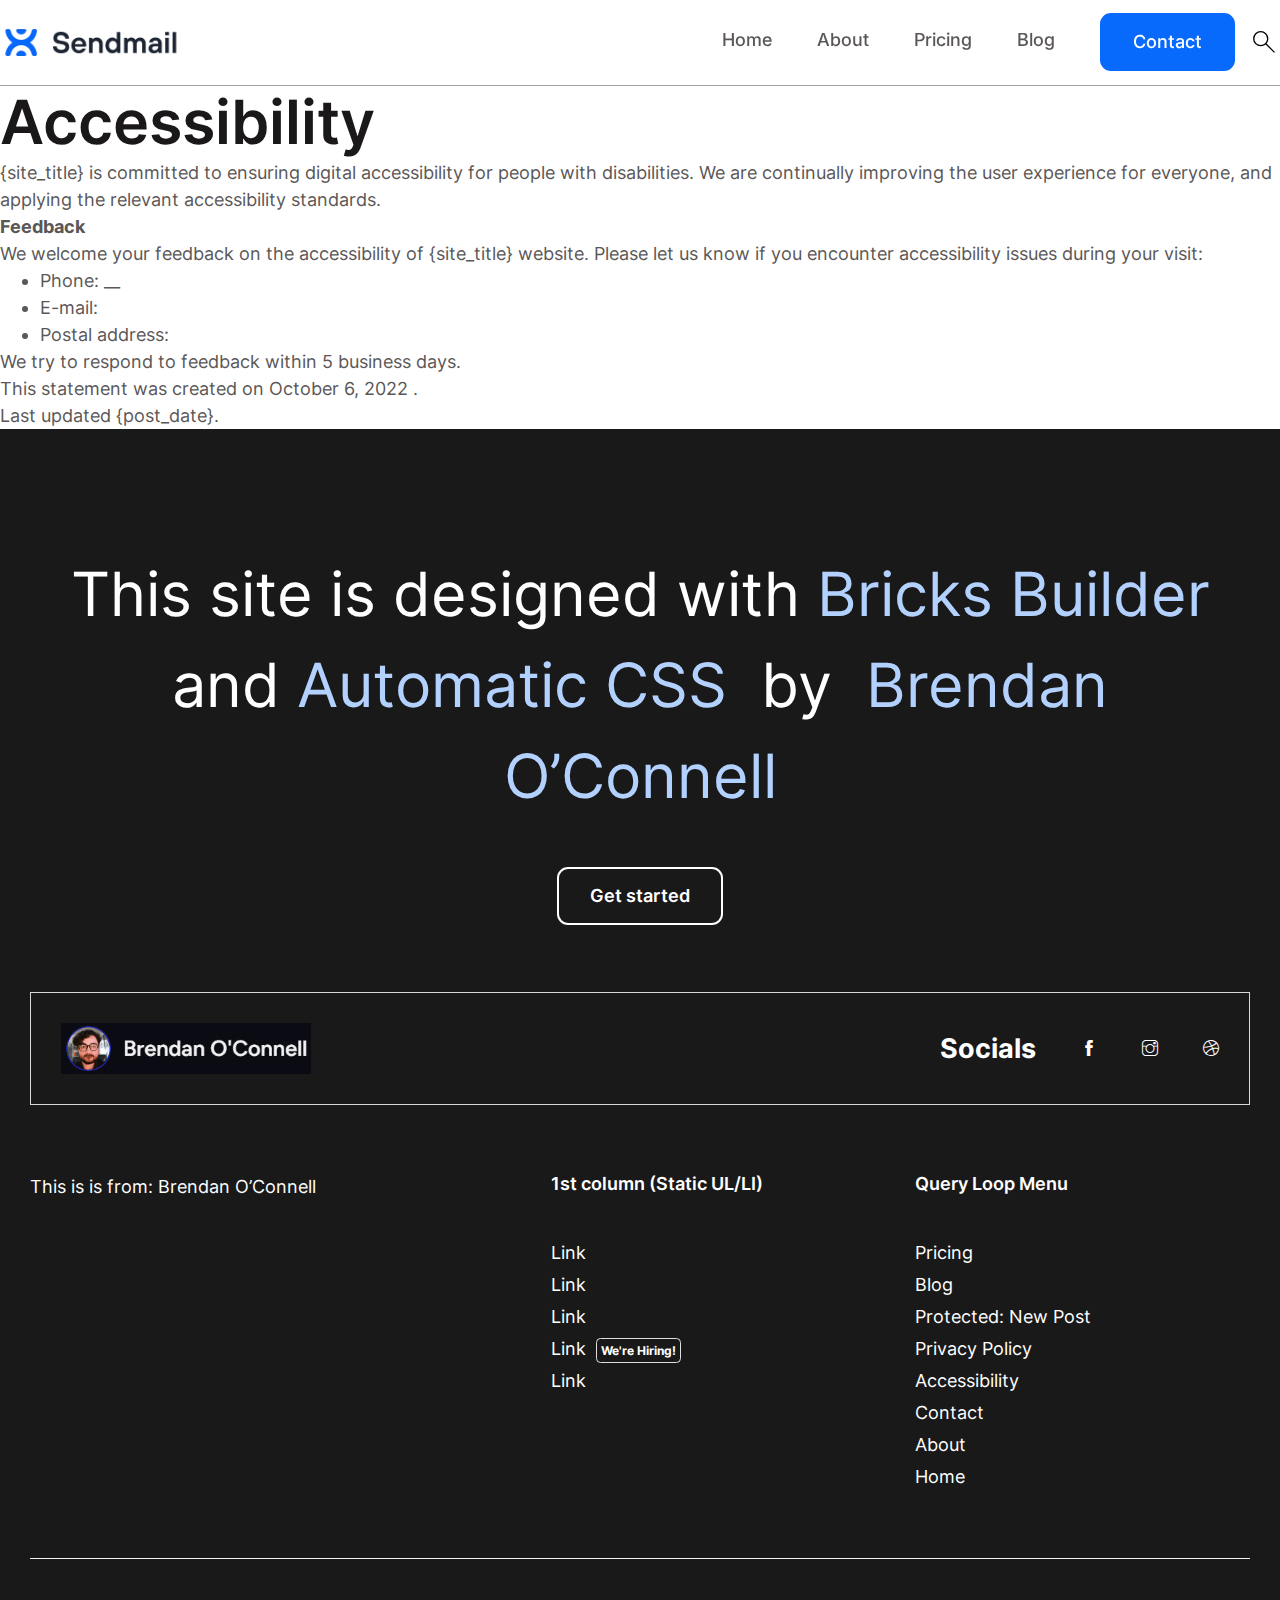
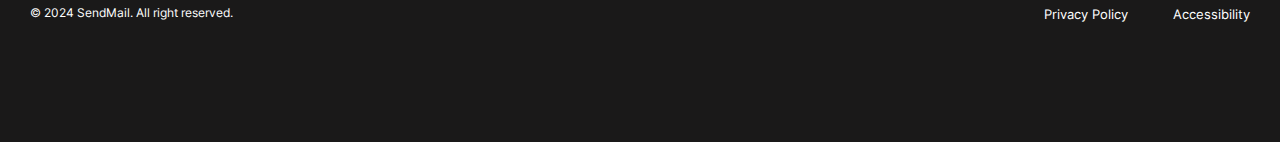
<file: accessibility/index.html>
<!DOCTYPE html>
<html lang="en-US">
<head>
<meta charset="UTF-8">
<meta name="viewport" content="width=device-width, initial-scale=1">
<title>Accessibility &#8211; SendMail</title>
<meta name="robots" content="noindex, nofollow">
<link rel="dns-prefetch" href="//fonts.googleapis.com">
<link rel="alternate" type="application/rss+xml" title="SendMail &raquo; Feed" href="/feed/">
<link rel="alternate" type="application/rss+xml" title="SendMail &raquo; Comments Feed" href="/comments/feed/">
<script>
window._wpemojiSettings = {"baseUrl":"https:\/\/s.w.org\/images\/core\/emoji\/15.0.3\/72x72\/","ext":".png","svgUrl":"https:\/\/s.w.org\/images\/core\/emoji\/15.0.3\/svg\/","svgExt":".svg","source":{"concatemoji":"\/wp-includes\/js\/wp-emoji-release.min.js?ver=6.6"}};
/*! This file is auto-generated */
!function(i,n){var o,s,e;function c(e){try{var t={supportTests:e,timestamp:(new Date).valueOf()};sessionStorage.setItem(o,JSON.stringify(t))}catch(e){}}function p(e,t,n){e.clearRect(0,0,e.canvas.width,e.canvas.height),e.fillText(t,0,0);var t=new Uint32Array(e.getImageData(0,0,e.canvas.width,e.canvas.height).data),r=(e.clearRect(0,0,e.canvas.width,e.canvas.height),e.fillText(n,0,0),new Uint32Array(e.getImageData(0,0,e.canvas.width,e.canvas.height).data));return t.every(function(e,t){return e===r[t]})}function u(e,t,n){switch(t){case"flag":return n(e,"🏳️‍⚧️","🏳️​⚧️")?!1:!n(e,"🇺🇳","🇺​🇳")&&!n(e,"🏴󠁧󠁢󠁥󠁮󠁧󠁿","🏴​󠁧​󠁢​󠁥​󠁮​󠁧​󠁿");case"emoji":return!n(e,"🐦‍⬛","🐦​⬛")}return!1}function f(e,t,n){var r="undefined"!=typeof WorkerGlobalScope&&self instanceof WorkerGlobalScope?new OffscreenCanvas(300,150):i.createElement("canvas"),a=r.getContext("2d",{willReadFrequently:!0}),o=(a.textBaseline="top",a.font="600 32px Arial",{});return e.forEach(function(e){o[e]=t(a,e,n)}),o}function t(e){var t=i.createElement("script");t.src=e,t.defer=!0,i.head.appendChild(t)}"undefined"!=typeof Promise&&(o="wpEmojiSettingsSupports",s=["flag","emoji"],n.supports={everything:!0,everythingExceptFlag:!0},e=new Promise(function(e){i.addEventListener("DOMContentLoaded",e,{once:!0})}),new Promise(function(t){var n=function(){try{var e=JSON.parse(sessionStorage.getItem(o));if("object"==typeof e&&"number"==typeof e.timestamp&&(new Date).valueOf()<e.timestamp+604800&&"object"==typeof e.supportTests)return e.supportTests}catch(e){}return null}();if(!n){if("undefined"!=typeof Worker&&"undefined"!=typeof OffscreenCanvas&&"undefined"!=typeof URL&&URL.createObjectURL&&"undefined"!=typeof Blob)try{var e="postMessage("+f.toString()+"("+[JSON.stringify(s),u.toString(),p.toString()].join(",")+"));",r=new Blob([e],{type:"text/javascript"}),a=new Worker(URL.createObjectURL(r),{name:"wpTestEmojiSupports"});return void(a.onmessage=function(e){c(n=e.data),a.terminate(),t(n)})}catch(e){}c(n=f(s,u,p))}t(n)}).then(function(e){for(var t in e)n.supports[t]=e[t],n.supports.everything=n.supports.everything&&n.supports[t],"flag"!==t&&(n.supports.everythingExceptFlag=n.supports.everythingExceptFlag&&n.supports[t]);n.supports.everythingExceptFlag=n.supports.everythingExceptFlag&&!n.supports.flag,n.DOMReady=!1,n.readyCallback=function(){n.DOMReady=!0}}).then(function(){return e}).then(function(){var e;n.supports.everything||(n.readyCallback(),(e=n.source||{}).concatemoji?t(e.concatemoji):e.wpemoji&&e.twemoji&&(t(e.twemoji),t(e.wpemoji)))}))}((window,document),window._wpemojiSettings);
</script>
<link rel="preconnect" href="https://fonts.gstatic.com/" crossorigin>
<link rel="stylesheet" id="bricks-advanced-themer-css" href="/wp-content/plugins/bricks-advanced-themer/assets/css/bricks-advanced-themer.css?ver=1716417690" media="all">
<style id="bricks-advanced-themer-inline-css">:root{--min-viewport:360;--max-viewport:1600;--base-font:10;--clamp-unit:1vw;}:root,.brxc-light-colors{}</style>
<style id="wp-emoji-styles-inline-css">img.wp-smiley, img.emoji {
		display: inline !important;
		border: none !important;
		box-shadow: none !important;
		height: 1em !important;
		width: 1em !important;
		margin: 0 0.07em !important;
		vertical-align: -0.1em !important;
		background: none !important;
		padding: 0 !important;
	}</style>
<link rel="stylesheet" id="wp-block-library-css" href="/wp-includes/css/dist/block-library/style.min.css?ver=6.6" media="all">
<link rel="stylesheet" id="automaticcss-core-css" href="/wp-content/uploads/automatic-css/automatic.css?ver=1721285623" media="all">
<style id="automaticcss-core-inline-css">/* File: automatic-custom-css.css - Version: 3.0.4 - Generated: 2024-07-17 23:53:43 */</style>
<link rel="stylesheet" id="automaticcss-gutenberg-css" href="/wp-content/uploads/automatic-css/automatic-gutenberg.css?ver=1721285624" media="all">
<link rel="stylesheet" id="automaticcss-gutenberg-color-palette-css" href="/wp-content/uploads/automatic-css/automatic-gutenberg-color-palette.css?ver=1721285625" media="all">
<style id="classic-theme-styles-inline-css">/*! This file is auto-generated */
.wp-block-button__link{color:#fff;background-color:#32373c;border-radius:9999px;box-shadow:none;text-decoration:none;padding:calc(.667em + 2px) calc(1.333em + 2px);font-size:1.125em}.wp-block-file__button{background:#32373c;color:#fff;text-decoration:none}</style>
<style id="global-styles-inline-css">:root{--wp--preset--aspect-ratio--square: 1;--wp--preset--aspect-ratio--4-3: 4/3;--wp--preset--aspect-ratio--3-4: 3/4;--wp--preset--aspect-ratio--3-2: 3/2;--wp--preset--aspect-ratio--2-3: 2/3;--wp--preset--aspect-ratio--16-9: 16/9;--wp--preset--aspect-ratio--9-16: 9/16;--wp--preset--color--black: var(--black);--wp--preset--color--cyan-bluish-gray: #abb8c3;--wp--preset--color--white: var(--white);--wp--preset--color--pale-pink: #f78da7;--wp--preset--color--vivid-red: #cf2e2e;--wp--preset--color--luminous-vivid-orange: #ff6900;--wp--preset--color--luminous-vivid-amber: #fcb900;--wp--preset--color--light-green-cyan: #7bdcb5;--wp--preset--color--vivid-green-cyan: #00d084;--wp--preset--color--pale-cyan-blue: #8ed1fc;--wp--preset--color--vivid-cyan-blue: #0693e3;--wp--preset--color--vivid-purple: #9b51e0;--wp--preset--color--primary: var(--primary);--wp--preset--color--secondary: var(--secondary);--wp--preset--color--base: var(--base);--wp--preset--color--neutral: var(--neutral);--wp--preset--color--transparent: transparent;--wp--preset--color--primary-ultra-dark: var(--primary-ultra-dark);--wp--preset--color--primary-dark: var(--primary-dark);--wp--preset--color--primary-semi-dark: var(--primary-semi-dark);--wp--preset--color--primary-medium: var(--primary-medium);--wp--preset--color--primary-semi-light: var(--primary-semi-light);--wp--preset--color--primary-light: var(--primary-light);--wp--preset--color--primary-ultra-light: var(--primary-ultra-light);--wp--preset--color--primary-comp: var(--primary-comp);--wp--preset--color--primary-hover: var(--primary-hover);--wp--preset--color--primary-trans-90: var(--primary-trans-90);--wp--preset--color--primary-trans-80: var(--primary-trans-80);--wp--preset--color--primary-trans-70: var(--primary-trans-70);--wp--preset--color--primary-trans-60: var(--primary-trans-60);--wp--preset--color--primary-trans-40: var(--primary-trans-40);--wp--preset--color--primary-trans-50: var(--primary-trans-50);--wp--preset--color--primary-trans-30: var(--primary-trans-30);--wp--preset--color--primary-trans-20: var(--primary-trans-20);--wp--preset--color--primary-trans-10: var(--primary-trans-10);--wp--preset--color--primary-ultra-dark-trans-90: var(--primary-ultra-dark-trans-90);--wp--preset--color--primary-ultra-dark-trans-80: var(--primary-ultra-dark-trans-80);--wp--preset--color--primary-ultra-dark-trans-70: var(--primary-ultra-dark-trans-70);--wp--preset--color--primary-ultra-dark-trans-60: var(--primary-ultra-dark-trans-60);--wp--preset--color--primary-ultra-dark-trans-50: var(--primary-ultra-dark-trans-50);--wp--preset--color--primary-ultra-dark-trans-40: var(--primary-ultra-dark-trans-40);--wp--preset--color--primary-ultra-dark-trans-30: var(--primary-ultra-dark-trans-30);--wp--preset--color--primary-ultra-dark-trans-20: var(--primary-ultra-dark-trans-20);--wp--preset--color--primary-ultra-dark-trans-10: var(--primary-ultra-dark-trans-10);--wp--preset--color--primary-dark-trans-90: var(--primary-dark-trans-90);--wp--preset--color--primary-dark-trans-80: var(--primary-dark-trans-80);--wp--preset--color--primary-dark-trans-70: var(--primary-dark-trans-70);--wp--preset--color--primary-dark-trans-60: var(--primary-dark-trans-60);--wp--preset--color--primary-dark-trans-50: var(--primary-dark-trans-50);--wp--preset--color--primary-dark-trans-40: var(--primary-dark-trans-40);--wp--preset--color--primary-dark-trans-30: var(--primary-dark-trans-30);--wp--preset--color--primary-dark-trans-20: var(--primary-dark-trans-20);--wp--preset--color--primary-dark-trans-10: var(--primary-dark-trans-10);--wp--preset--color--primary-light-trans-90: var(--primary-light-trans-90);--wp--preset--color--primary-light-trans-80: var(--primary-light-trans-80);--wp--preset--color--primary-light-trans-70: var(--primary-light-trans-70);--wp--preset--color--primary-light-trans-60: var(--primary-light-trans-60);--wp--preset--color--primary-light-trans-50: var(--primary-light-trans-50);--wp--preset--color--primary-light-trans-40: var(--primary-light-trans-40);--wp--preset--color--primary-light-trans-30: var(--primary-light-trans-30);--wp--preset--color--primary-light-trans-20: var(--primary-light-trans-20);--wp--preset--color--primary-light-trans-10: var(--primary-light-trans-10);--wp--preset--color--secondary-ultra-dark: var(--secondary-ultra-dark);--wp--preset--color--secondary-dark: var(--secondary-dark);--wp--preset--color--secondary-semi-dark: var(--secondary-semi-dark);--wp--preset--color--secondary-medium: var(--secondary-medium);--wp--preset--color--secondary-semi-light: var(--secondary-semi-light);--wp--preset--color--secondary-light: var(--secondary-light);--wp--preset--color--secondary-ultra-light: var(--secondary-ultra-light);--wp--preset--color--secondary-comp: var(--secondary-comp);--wp--preset--color--secondary-hover: var(--secondary-hover);--wp--preset--color--secondary-trans-90: var(--secondary-trans-90);--wp--preset--color--secondary-trans-80: var(--secondary-trans-80);--wp--preset--color--secondary-trans-70: var(--secondary-trans-70);--wp--preset--color--secondary-trans-60: var(--secondary-trans-60);--wp--preset--color--secondary-trans-40: var(--secondary-trans-40);--wp--preset--color--secondary-trans-50: var(--secondary-trans-50);--wp--preset--color--secondary-trans-30: var(--secondary-trans-30);--wp--preset--color--secondary-trans-20: var(--secondary-trans-20);--wp--preset--color--secondary-trans-10: var(--secondary-trans-10);--wp--preset--color--secondary-ultra-dark-trans-90: var(--secondary-ultra-dark-trans-90);--wp--preset--color--secondary-ultra-dark-trans-80: var(--secondary-ultra-dark-trans-80);--wp--preset--color--secondary-ultra-dark-trans-70: var(--secondary-ultra-dark-trans-70);--wp--preset--color--secondary-ultra-dark-trans-60: var(--secondary-ultra-dark-trans-60);--wp--preset--color--secondary-ultra-dark-trans-50: var(--secondary-ultra-dark-trans-50);--wp--preset--color--secondary-ultra-dark-trans-40: var(--secondary-ultra-dark-trans-40);--wp--preset--color--secondary-ultra-dark-trans-30: var(--secondary-ultra-dark-trans-30);--wp--preset--color--secondary-ultra-dark-trans-20: var(--secondary-ultra-dark-trans-20);--wp--preset--color--secondary-ultra-dark-trans-10: var(--secondary-ultra-dark-trans-10);--wp--preset--color--secondary-dark-trans-90: var(--secondary-dark-trans-90);--wp--preset--color--secondary-dark-trans-80: var(--secondary-dark-trans-80);--wp--preset--color--secondary-dark-trans-70: var(--secondary-dark-trans-70);--wp--preset--color--secondary-dark-trans-60: var(--secondary-dark-trans-60);--wp--preset--color--secondary-dark-trans-50: var(--secondary-dark-trans-50);--wp--preset--color--secondary-dark-trans-40: var(--secondary-dark-trans-40);--wp--preset--color--secondary-dark-trans-30: var(--secondary-dark-trans-30);--wp--preset--color--secondary-dark-trans-20: var(--secondary-dark-trans-20);--wp--preset--color--secondary-dark-trans-10: var(--secondary-dark-trans-10);--wp--preset--color--secondary-light-trans-90: var(--secondary-light-trans-90);--wp--preset--color--secondary-light-trans-80: var(--secondary-light-trans-80);--wp--preset--color--secondary-light-trans-70: var(--secondary-light-trans-70);--wp--preset--color--secondary-light-trans-60: var(--secondary-light-trans-60);--wp--preset--color--secondary-light-trans-50: var(--secondary-light-trans-50);--wp--preset--color--secondary-light-trans-40: var(--secondary-light-trans-40);--wp--preset--color--secondary-light-trans-30: var(--secondary-light-trans-30);--wp--preset--color--secondary-light-trans-20: var(--secondary-light-trans-20);--wp--preset--color--secondary-light-trans-10: var(--secondary-light-trans-10);--wp--preset--color--base-ultra-dark: var(--base-ultra-dark);--wp--preset--color--base-dark: var(--base-dark);--wp--preset--color--base-semi-dark: var(--base-semi-dark);--wp--preset--color--base-medium: var(--base-medium);--wp--preset--color--base-semi-light: var(--base-semi-light);--wp--preset--color--base-light: var(--base-light);--wp--preset--color--base-ultra-light: var(--base-ultra-light);--wp--preset--color--base-comp: var(--base-comp);--wp--preset--color--base-hover: var(--base-hover);--wp--preset--color--base-trans-90: var(--base-trans-90);--wp--preset--color--base-trans-80: var(--base-trans-80);--wp--preset--color--base-trans-70: var(--base-trans-70);--wp--preset--color--base-trans-60: var(--base-trans-60);--wp--preset--color--base-trans-40: var(--base-trans-40);--wp--preset--color--base-trans-50: var(--base-trans-50);--wp--preset--color--base-trans-30: var(--base-trans-30);--wp--preset--color--base-trans-20: var(--base-trans-20);--wp--preset--color--base-trans-10: var(--base-trans-10);--wp--preset--color--base-ultra-dark-trans-90: var(--base-ultra-dark-trans-90);--wp--preset--color--base-ultra-dark-trans-80: var(--base-ultra-dark-trans-80);--wp--preset--color--base-ultra-dark-trans-70: var(--base-ultra-dark-trans-70);--wp--preset--color--base-ultra-dark-trans-60: var(--base-ultra-dark-trans-60);--wp--preset--color--base-ultra-dark-trans-50: var(--base-ultra-dark-trans-50);--wp--preset--color--base-ultra-dark-trans-40: var(--base-ultra-dark-trans-40);--wp--preset--color--base-ultra-dark-trans-30: var(--base-ultra-dark-trans-30);--wp--preset--color--base-ultra-dark-trans-20: var(--base-ultra-dark-trans-20);--wp--preset--color--base-ultra-dark-trans-10: var(--base-ultra-dark-trans-10);--wp--preset--color--base-dark-trans-90: var(--base-dark-trans-90);--wp--preset--color--base-dark-trans-80: var(--base-dark-trans-80);--wp--preset--color--base-dark-trans-70: var(--base-dark-trans-70);--wp--preset--color--base-dark-trans-60: var(--base-dark-trans-60);--wp--preset--color--base-dark-trans-50: var(--base-dark-trans-50);--wp--preset--color--base-dark-trans-40: var(--base-dark-trans-40);--wp--preset--color--base-dark-trans-30: var(--base-dark-trans-30);--wp--preset--color--base-dark-trans-20: var(--base-dark-trans-20);--wp--preset--color--base-dark-trans-10: var(--base-dark-trans-10);--wp--preset--color--base-light-trans-90: var(--base-light-trans-90);--wp--preset--color--base-light-trans-80: var(--base-light-trans-80);--wp--preset--color--base-light-trans-70: var(--base-light-trans-70);--wp--preset--color--base-light-trans-60: var(--base-light-trans-60);--wp--preset--color--base-light-trans-50: var(--base-light-trans-50);--wp--preset--color--base-light-trans-40: var(--base-light-trans-40);--wp--preset--color--base-light-trans-30: var(--base-light-trans-30);--wp--preset--color--base-light-trans-20: var(--base-light-trans-20);--wp--preset--color--base-light-trans-10: var(--base-light-trans-10);--wp--preset--color--neutral-ultra-dark: var(--neutral-ultra-dark);--wp--preset--color--neutral-dark: var(--neutral-dark);--wp--preset--color--neutral-semi-dark: var(--neutral-semi-dark);--wp--preset--color--neutral-medium: var(--neutral-medium);--wp--preset--color--neutral-semi-light: var(--neutral-semi-light);--wp--preset--color--neutral-light: var(--neutral-light);--wp--preset--color--neutral-ultra-light: var(--neutral-ultra-light);--wp--preset--color--neutral-comp: var(--neutral-comp);--wp--preset--color--neutral-hover: var(--neutral-hover);--wp--preset--color--neutral-trans-90: var(--neutral-trans-90);--wp--preset--color--neutral-trans-80: var(--neutral-trans-80);--wp--preset--color--neutral-trans-70: var(--neutral-trans-70);--wp--preset--color--neutral-trans-60: var(--neutral-trans-60);--wp--preset--color--neutral-trans-40: var(--neutral-trans-40);--wp--preset--color--neutral-trans-50: var(--neutral-trans-50);--wp--preset--color--neutral-trans-30: var(--neutral-trans-30);--wp--preset--color--neutral-trans-20: var(--neutral-trans-20);--wp--preset--color--neutral-trans-10: var(--neutral-trans-10);--wp--preset--color--neutral-ultra-dark-trans-90: var(--neutral-ultra-dark-trans-90);--wp--preset--color--neutral-ultra-dark-trans-80: var(--neutral-ultra-dark-trans-80);--wp--preset--color--neutral-ultra-dark-trans-70: var(--neutral-ultra-dark-trans-70);--wp--preset--color--neutral-ultra-dark-trans-60: var(--neutral-ultra-dark-trans-60);--wp--preset--color--neutral-ultra-dark-trans-50: var(--neutral-ultra-dark-trans-50);--wp--preset--color--neutral-ultra-dark-trans-40: var(--neutral-ultra-dark-trans-40);--wp--preset--color--neutral-ultra-dark-trans-30: var(--neutral-ultra-dark-trans-30);--wp--preset--color--neutral-ultra-dark-trans-20: var(--neutral-ultra-dark-trans-20);--wp--preset--color--neutral-ultra-dark-trans-10: var(--neutral-ultra-dark-trans-10);--wp--preset--color--neutral-dark-trans-90: var(--neutral-dark-trans-90);--wp--preset--color--neutral-dark-trans-80: var(--neutral-dark-trans-80);--wp--preset--color--neutral-dark-trans-70: var(--neutral-dark-trans-70);--wp--preset--color--neutral-dark-trans-60: var(--neutral-dark-trans-60);--wp--preset--color--neutral-dark-trans-50: var(--neutral-dark-trans-50);--wp--preset--color--neutral-dark-trans-40: var(--neutral-dark-trans-40);--wp--preset--color--neutral-dark-trans-30: var(--neutral-dark-trans-30);--wp--preset--color--neutral-dark-trans-20: var(--neutral-dark-trans-20);--wp--preset--color--neutral-dark-trans-10: var(--neutral-dark-trans-10);--wp--preset--color--neutral-light-trans-90: var(--neutral-light-trans-90);--wp--preset--color--neutral-light-trans-80: var(--neutral-light-trans-80);--wp--preset--color--neutral-light-trans-70: var(--neutral-light-trans-70);--wp--preset--color--neutral-light-trans-60: var(--neutral-light-trans-60);--wp--preset--color--neutral-light-trans-50: var(--neutral-light-trans-50);--wp--preset--color--neutral-light-trans-40: var(--neutral-light-trans-40);--wp--preset--color--neutral-light-trans-30: var(--neutral-light-trans-30);--wp--preset--color--neutral-light-trans-20: var(--neutral-light-trans-20);--wp--preset--color--neutral-light-trans-10: var(--neutral-light-trans-10);--wp--preset--color--black-trans-90: var(--black-trans-90);--wp--preset--color--black-trans-80: var(--black-trans-80);--wp--preset--color--black-trans-70: var(--black-trans-70);--wp--preset--color--black-trans-60: var(--black-trans-60);--wp--preset--color--black-trans-50: var(--black-trans-50);--wp--preset--color--black-trans-40: var(--black-trans-40);--wp--preset--color--black-trans-30: var(--black-trans-30);--wp--preset--color--black-trans-20: var(--black-trans-20);--wp--preset--color--black-trans-10: var(--black-trans-10);--wp--preset--color--white-trans-90: var(--white-trans-90);--wp--preset--color--white-trans-80: var(--white-trans-80);--wp--preset--color--white-trans-70: var(--white-trans-70);--wp--preset--color--white-trans-60: var(--white-trans-60);--wp--preset--color--white-trans-50: var(--white-trans-50);--wp--preset--color--white-trans-40: var(--white-trans-40);--wp--preset--color--white-trans-30: var(--white-trans-30);--wp--preset--color--white-trans-20: var(--white-trans-20);--wp--preset--color--white-trans-10: var(--white-trans-10);--wp--preset--gradient--vivid-cyan-blue-to-vivid-purple: linear-gradient(135deg,rgba(6,147,227,1) 0%,rgb(155,81,224) 100%);--wp--preset--gradient--light-green-cyan-to-vivid-green-cyan: linear-gradient(135deg,rgb(122,220,180) 0%,rgb(0,208,130) 100%);--wp--preset--gradient--luminous-vivid-amber-to-luminous-vivid-orange: linear-gradient(135deg,rgba(252,185,0,1) 0%,rgba(255,105,0,1) 100%);--wp--preset--gradient--luminous-vivid-orange-to-vivid-red: linear-gradient(135deg,rgba(255,105,0,1) 0%,rgb(207,46,46) 100%);--wp--preset--gradient--very-light-gray-to-cyan-bluish-gray: linear-gradient(135deg,rgb(238,238,238) 0%,rgb(169,184,195) 100%);--wp--preset--gradient--cool-to-warm-spectrum: linear-gradient(135deg,rgb(74,234,220) 0%,rgb(151,120,209) 20%,rgb(207,42,186) 40%,rgb(238,44,130) 60%,rgb(251,105,98) 80%,rgb(254,248,76) 100%);--wp--preset--gradient--blush-light-purple: linear-gradient(135deg,rgb(255,206,236) 0%,rgb(152,150,240) 100%);--wp--preset--gradient--blush-bordeaux: linear-gradient(135deg,rgb(254,205,165) 0%,rgb(254,45,45) 50%,rgb(107,0,62) 100%);--wp--preset--gradient--luminous-dusk: linear-gradient(135deg,rgb(255,203,112) 0%,rgb(199,81,192) 50%,rgb(65,88,208) 100%);--wp--preset--gradient--pale-ocean: linear-gradient(135deg,rgb(255,245,203) 0%,rgb(182,227,212) 50%,rgb(51,167,181) 100%);--wp--preset--gradient--electric-grass: linear-gradient(135deg,rgb(202,248,128) 0%,rgb(113,206,126) 100%);--wp--preset--gradient--midnight: linear-gradient(135deg,rgb(2,3,129) 0%,rgb(40,116,252) 100%);--wp--preset--font-size--small: 13px;--wp--preset--font-size--medium: 20px;--wp--preset--font-size--large: 36px;--wp--preset--font-size--x-large: 42px;--wp--preset--spacing--20: 0.44rem;--wp--preset--spacing--30: 0.67rem;--wp--preset--spacing--40: 1rem;--wp--preset--spacing--50: 1.5rem;--wp--preset--spacing--60: 2.25rem;--wp--preset--spacing--70: 3.38rem;--wp--preset--spacing--80: 5.06rem;--wp--preset--shadow--natural: 6px 6px 9px rgba(0, 0, 0, 0.2);--wp--preset--shadow--deep: 12px 12px 50px rgba(0, 0, 0, 0.4);--wp--preset--shadow--sharp: 6px 6px 0px rgba(0, 0, 0, 0.2);--wp--preset--shadow--outlined: 6px 6px 0px -3px rgba(255, 255, 255, 1), 6px 6px rgba(0, 0, 0, 1);--wp--preset--shadow--crisp: 6px 6px 0px rgba(0, 0, 0, 1);}:where(.is-layout-flex){gap: 0.5em;}:where(.is-layout-grid){gap: 0.5em;}body .is-layout-flex{display: flex;}.is-layout-flex{flex-wrap: wrap;align-items: center;}.is-layout-flex > :is(*, div){margin: 0;}body .is-layout-grid{display: grid;}.is-layout-grid > :is(*, div){margin: 0;}:where(.wp-block-columns.is-layout-flex){gap: 2em;}:where(.wp-block-columns.is-layout-grid){gap: 2em;}:where(.wp-block-post-template.is-layout-flex){gap: 1.25em;}:where(.wp-block-post-template.is-layout-grid){gap: 1.25em;}.has-black-color{color: var(--wp--preset--color--black) !important;}.has-cyan-bluish-gray-color{color: var(--wp--preset--color--cyan-bluish-gray) !important;}.has-white-color{color: var(--wp--preset--color--white) !important;}.has-pale-pink-color{color: var(--wp--preset--color--pale-pink) !important;}.has-vivid-red-color{color: var(--wp--preset--color--vivid-red) !important;}.has-luminous-vivid-orange-color{color: var(--wp--preset--color--luminous-vivid-orange) !important;}.has-luminous-vivid-amber-color{color: var(--wp--preset--color--luminous-vivid-amber) !important;}.has-light-green-cyan-color{color: var(--wp--preset--color--light-green-cyan) !important;}.has-vivid-green-cyan-color{color: var(--wp--preset--color--vivid-green-cyan) !important;}.has-pale-cyan-blue-color{color: var(--wp--preset--color--pale-cyan-blue) !important;}.has-vivid-cyan-blue-color{color: var(--wp--preset--color--vivid-cyan-blue) !important;}.has-vivid-purple-color{color: var(--wp--preset--color--vivid-purple) !important;}.has-black-background-color{background-color: var(--wp--preset--color--black) !important;}.has-cyan-bluish-gray-background-color{background-color: var(--wp--preset--color--cyan-bluish-gray) !important;}.has-white-background-color{background-color: var(--wp--preset--color--white) !important;}.has-pale-pink-background-color{background-color: var(--wp--preset--color--pale-pink) !important;}.has-vivid-red-background-color{background-color: var(--wp--preset--color--vivid-red) !important;}.has-luminous-vivid-orange-background-color{background-color: var(--wp--preset--color--luminous-vivid-orange) !important;}.has-luminous-vivid-amber-background-color{background-color: var(--wp--preset--color--luminous-vivid-amber) !important;}.has-light-green-cyan-background-color{background-color: var(--wp--preset--color--light-green-cyan) !important;}.has-vivid-green-cyan-background-color{background-color: var(--wp--preset--color--vivid-green-cyan) !important;}.has-pale-cyan-blue-background-color{background-color: var(--wp--preset--color--pale-cyan-blue) !important;}.has-vivid-cyan-blue-background-color{background-color: var(--wp--preset--color--vivid-cyan-blue) !important;}.has-vivid-purple-background-color{background-color: var(--wp--preset--color--vivid-purple) !important;}.has-black-border-color{border-color: var(--wp--preset--color--black) !important;}.has-cyan-bluish-gray-border-color{border-color: var(--wp--preset--color--cyan-bluish-gray) !important;}.has-white-border-color{border-color: var(--wp--preset--color--white) !important;}.has-pale-pink-border-color{border-color: var(--wp--preset--color--pale-pink) !important;}.has-vivid-red-border-color{border-color: var(--wp--preset--color--vivid-red) !important;}.has-luminous-vivid-orange-border-color{border-color: var(--wp--preset--color--luminous-vivid-orange) !important;}.has-luminous-vivid-amber-border-color{border-color: var(--wp--preset--color--luminous-vivid-amber) !important;}.has-light-green-cyan-border-color{border-color: var(--wp--preset--color--light-green-cyan) !important;}.has-vivid-green-cyan-border-color{border-color: var(--wp--preset--color--vivid-green-cyan) !important;}.has-pale-cyan-blue-border-color{border-color: var(--wp--preset--color--pale-cyan-blue) !important;}.has-vivid-cyan-blue-border-color{border-color: var(--wp--preset--color--vivid-cyan-blue) !important;}.has-vivid-purple-border-color{border-color: var(--wp--preset--color--vivid-purple) !important;}.has-vivid-cyan-blue-to-vivid-purple-gradient-background{background: var(--wp--preset--gradient--vivid-cyan-blue-to-vivid-purple) !important;}.has-light-green-cyan-to-vivid-green-cyan-gradient-background{background: var(--wp--preset--gradient--light-green-cyan-to-vivid-green-cyan) !important;}.has-luminous-vivid-amber-to-luminous-vivid-orange-gradient-background{background: var(--wp--preset--gradient--luminous-vivid-amber-to-luminous-vivid-orange) !important;}.has-luminous-vivid-orange-to-vivid-red-gradient-background{background: var(--wp--preset--gradient--luminous-vivid-orange-to-vivid-red) !important;}.has-very-light-gray-to-cyan-bluish-gray-gradient-background{background: var(--wp--preset--gradient--very-light-gray-to-cyan-bluish-gray) !important;}.has-cool-to-warm-spectrum-gradient-background{background: var(--wp--preset--gradient--cool-to-warm-spectrum) !important;}.has-blush-light-purple-gradient-background{background: var(--wp--preset--gradient--blush-light-purple) !important;}.has-blush-bordeaux-gradient-background{background: var(--wp--preset--gradient--blush-bordeaux) !important;}.has-luminous-dusk-gradient-background{background: var(--wp--preset--gradient--luminous-dusk) !important;}.has-pale-ocean-gradient-background{background: var(--wp--preset--gradient--pale-ocean) !important;}.has-electric-grass-gradient-background{background: var(--wp--preset--gradient--electric-grass) !important;}.has-midnight-gradient-background{background: var(--wp--preset--gradient--midnight) !important;}.has-small-font-size{font-size: var(--wp--preset--font-size--small) !important;}.has-medium-font-size{font-size: var(--wp--preset--font-size--medium) !important;}.has-large-font-size{font-size: var(--wp--preset--font-size--large) !important;}.has-x-large-font-size{font-size: var(--wp--preset--font-size--x-large) !important;}
:where(.wp-block-post-template.is-layout-flex){gap: 1.25em;}:where(.wp-block-post-template.is-layout-grid){gap: 1.25em;}
:where(.wp-block-columns.is-layout-flex){gap: 2em;}:where(.wp-block-columns.is-layout-grid){gap: 2em;}
:root :where(.wp-block-pullquote){font-size: 1.5em;line-height: 1.6;}</style>
<link rel="stylesheet" id="bricks-frontend-css" href="/wp-content/themes/bricks/assets/css/frontend.min.css?ver=1721285667" media="all">
<style id="bricks-frontend-inline-css">:root { --x-backtotop-stroke-width: 4px;}[data-x-backtotop] { position: fixed; background: none; border: none; box-shadow: none; z-index: 10; box-shadow: 10px 10px 30px 0 rgb(0 0 0 / 12%); transition: all .125s ease-in; text-align: center; opacity: 0; width: 60px; height: 60px; right: 40px; bottom: 40px; transform: translateY(10px);}[data-x-backtotop*=progress] { height: auto!important;}[data-x-backtotop*=progress] { border-radius: 1000px;}body.bricks-is-frontend [data-x-backtotop]:focus { outline: none;}body.bricks-is-frontend [data-x-backtotop]:focus-visible { outline: thin dotted currentcolor;}.x-back-to-top.brx-draggable.is-empty { min-height: 0; min-width: 0;}.x-back-to-top[aria-hidden=true] { pointer-events: none;}.x-back-to-top_progress { vertical-align: middle; overflow: visible; z-index: 1;}svg.x-back-to-top_progress:not(:root) { overflow: visible;}.x-back-to-top_content { display: flex; align-items: center; justify-content: center; flex-direction: column; height: 100%; width: 100%;}[data-x-backtotop*=progress] .x-back-to-top_content { position: absolute; top: 0; left: 0; right: 0; bottom: 0; z-index: -1; overflow: hidden; border-radius: 1000px;}.x-back-to-top_progress-line { fill: transparent; stroke-width: calc( var(--x-backtotop-stroke-width) + 1px); stroke: #111; stroke-linecap: round;}.x-back-to-top_progress-background { stroke: #e5e5e5; fill: transparent; stroke-width: var(--x-backtotop-stroke-width);}svg.x-back-to-top_progress { inline-size: auto;}.x-back-to-top_builder-preview { opacity: 1!important; transform: none!important;}.brx-body.iframe [data-x-backtotop].brx-draggable { transition: all .125s ease-in}.brx-body.iframe .x-back-to-top { transition-property: all!important;}.brx-body.iframe .brx-draggable.is-empty:not(.editing) { outline: none;}
@font-face{font-family:"Inter";font-weight:400;font-display:swap;src:url(/wp-content/uploads/2024/05/Inter-VariableFont_slntwght.woff2) format("woff2");}@font-face{font-family:"Inter";font-weight:600;font-display:swap;src:url(/wp-content/uploads/2024/05/Inter-VariableFont_slntwght.woff2) format("woff2");}@font-face{font-family:"Inter";font-weight:700;font-display:swap;src:url(/wp-content/uploads/2024/05/Inter-VariableFont_slntwght.woff2) format("woff2");}@font-face{font-family:"Inter";font-weight:800;font-display:swap;src:url(/wp-content/uploads/2024/05/Inter-VariableFont_slntwght.woff2) format("woff2");}</style>
<link rel="stylesheet" id="bricks-child-css" href="/wp-content/themes/bricks-child/style.css?ver=1709125742" media="all">
<link rel="stylesheet" id="bricks-default-content-css" href="/wp-content/themes/bricks/assets/css/frontend/content-default.min.css?ver=1721285667" media="all">
<link rel="stylesheet" id="bricks-font-awesome-6-css" href="/wp-content/themes/bricks/assets/css/libs/font-awesome-6.min.css?ver=1721285667" media="all">
<link rel="stylesheet" id="bricks-themify-icons-css" href="/wp-content/themes/bricks/assets/css/libs/themify-icons.min.css?ver=1721285667" media="all">
<link rel="stylesheet" id="automaticcss-bricks-css" href="/wp-content/uploads/automatic-css/automatic-bricks.css?ver=1721285624" media="all">
<link rel="stylesheet" id="color-scheme-switcher-frontend-css" href="/wp-content/plugins/automaticcss-plugin/classes/Features/Color_Scheme_Switcher/css/frontend.css?ver=1721285527" media="all">
<link rel="stylesheet" id="automaticcss-frames-css" href="/wp-content/uploads/automatic-css/automatic-frames.css?ver=1721285625" media="all">
<style id="bricks-frontend-inline-inline-css">html {scroll-behavior: smooth}
:root {}:root { --bricks-color-acss_import_transparent: transparent; }  body {font-family: "Inter"} h1, h2, h3, h4, h5, h6 {font-weight: 600} .brxe-container {width: 1280px} .woocommerce main.site-main {width: 1280px} #brx-content.wordpress {width: 1280px} .header.brxe-div {border-bottom: 1px solid var(--neutral-semi-light)} .header { margin-inline: auto; } .header__inner.brxe-container {display: flex; flex-direction: row; align-items: center; justify-content: space-between; align-self: center !important; padding-top: var(--space-xs); padding-right: var(--section-padding-x); padding-bottom: var(--space-xs); padding-left: var(--section-padding-x)} @media (max-width: 767px) {.header__inner.brxe-container {flex-wrap: nowrap} } .header__logo.brxe-image {width: 10em} .nav.brxe-nav-menu .bricks-mobile-menu-toggle {color: var(--fr-text-dark)} .nav.brxe-nav-menu .bricks-mobile-menu > li > a {color: var(--fr-text-light)} .nav.brxe-nav-menu .bricks-mobile-menu > li > .brx-submenu-toggle > * {color: var(--fr-text-light)} .nav.brxe-nav-menu .bricks-nav-menu > li {margin-left: 0} .nav.brxe-nav-menu .bricks-nav-menu .sub-menu .brx-submenu-toggle > a + button {color: var(--link-color); font-size: var(--text-s); line-height: 1} .nav.brxe-nav-menu .bricks-nav-menu .sub-menu {background-color: var(--shade-ultra-light)} .nav.brxe-nav-menu .bricks-nav-menu .sub-menu > li > a {color: var(--link-color)} .nav.brxe-nav-menu .bricks-nav-menu .sub-menu > li > .brx-submenu-toggle > * {color: var(--link-color)} .nav.brxe-nav-menu .bricks-mobile-menu .sub-menu > li > a {color: var(--fr-text-light)} .nav.brxe-nav-menu .bricks-mobile-menu .sub-menu > li > .brx-submenu-toggle > * {color: var(--fr-text-light)} .nav.brxe-nav-menu .bricks-nav-menu > li:hover > a {color: var(--link-color-hover)} .nav.brxe-nav-menu .bricks-nav-menu > li:hover > .brx-submenu-toggle > * {color: var(--link-color-hover)} .nav.brxe-nav-menu {font-variation-settings: "wght" 500; width: 100%; display: flex; justify-content: flex-end} .nav.brxe-nav-menu .bricks-nav-menu > li > a {color: var(--neutral-semi-dark); line-height: var(--btn-line-height); font-weight: 200; padding-top: calc(var(--btn-pad-y) / 1); padding-bottom: calc(var(--btn-pad-y) / 1); justify-content: center} .nav.brxe-nav-menu .bricks-nav-menu > li > .brx-submenu-toggle > * {color: var(--neutral-semi-dark); line-height: var(--btn-line-height); font-weight: 200; padding-top: calc(var(--btn-pad-y) / 1); padding-bottom: calc(var(--btn-pad-y) / 1)} .nav.brxe-nav-menu .bricks-nav-menu .current-menu-item > a {color: var(--link-color-active)} .nav.brxe-nav-menu .bricks-nav-menu .current-menu-item > .brx-submenu-toggle > * {color: var(--link-color-active)} .nav.brxe-nav-menu .bricks-nav-menu > .current-menu-parent > a {color: var(--link-color-active)} .nav.brxe-nav-menu .bricks-nav-menu > .current-menu-parent > .brx-submenu-toggle > * {color: var(--link-color-active)} .nav.brxe-nav-menu .bricks-nav-menu > .current-menu-ancestor > a {color: var(--link-color-active)} .nav.brxe-nav-menu .bricks-nav-menu > .current-menu-ancestor > .brx-submenu-toggle > * {color: var(--link-color-active)} .nav.brxe-nav-menu .bricks-nav-menu .sub-menu > li:hover > a {color: var(--link-color-hover)} .nav.brxe-nav-menu .bricks-nav-menu .sub-menu > li:hover > .brx-submenu-toggle > * {color: var(--link-color-hover)} .nav.brxe-nav-menu .bricks-nav-menu .sub-menu .brx-submenu-toggle > a:hover + button {color: var(--link-color-hover)} .nav.brxe-nav-menu .bricks-nav-menu .sub-menu button[aria-expanded="true"] > * {transform: rotateZ(270deg)} .nav.brxe-nav-menu .bricks-nav-menu button[aria-expanded="true"] > * {transform: rotateZ(180deg)} .nav.brxe-nav-menu .bricks-nav-menu .sub-menu .brx-submenu-toggle button {padding-right: 20px} .nav.brxe-nav-menu .bricks-nav-menu .sub-menu a {padding-right: 0; padding-left: 0} .nav.brxe-nav-menu .bricks-nav-menu .sub-menu button {padding-right: 0; padding-left: 0} .nav.brxe-nav-menu .bricks-nav-menu {gap: var(--content-gap)} .nav.brxe-nav-menu .bricks-nav-menu > li > .brx-submenu-toggle {justify-content: center} .nav { --link-color: var(--primary-ultra-dark); --link-color-hover: var(--primary-hover); --link-color-active: var(--primary);--button-color: var(--primary); --button-color-hover: var(--primary-hover); --button-text: var(--fr-text-light); --button-text-hover: var(--fr-text-light); --toggle-gap: .5em; --sub-li-padding: 1em;} .nav ul.bricks-mobile-menu { display: flex; align-items: center;} .show-mobile-menu ul.bricks-mobile-menu { display: flex; flex-direction: column; align-items: flex-start;} .nav { align-items: center; } .nav nav {width: 100%;}.nav .bricks-nav-menu > li:first-child,.nav .bricks-nav-menu > li:last-child { margin-inline-start: auto;}.nav .bricks-nav-menu > li:last-child a {background-color: var(--button-color); border-color: var(--button-color);color: var(--button-text)!important; border-width: var(--btn-border-size); border-radius: var(--btn-radius); border-style: solid; min-inline-size: var(--btn-width); line-height: var(--btn-line-height); letter-spacing: var(--btn-letter-spacing); text-transform: var(--btn-text-transform); text-decoration: var(--btn-text-decoration);font-style: var(--btn-text-style); font-weight: var(--btn-weight); padding: var(--btn-pad-y) var(--btn-pad-x); justify-content: center; text-align: center;}.nav .bricks-nav-menu > li:last-child a:hover {background-color: var(--button-color-hover); border-color: var(--button-color-hover);color: var(--button-text-hover)!important;} .nav .brx-submenu-toggle {display: flex; flex-direction: row; gap: var(--toggle-gap);} .nav .brx-submenu-toggle button { margin: 0!important; padding: 0!important;} .nav .sub-menu {min-inline-size: max-content!important;} .nav .sub-menu li {padding-inline: var(--sub-li-padding);} @media (max-width: 991px) {.nav.brxe-nav-menu {line-height: 0} }@media (max-width: 767px) {.nav.brxe-nav-menu .bricks-mobile-menu > .menu-item-has-children .brx-submenu-toggle button {color: var(--fr-text-light)} } .footer-container.brxe-container {row-gap: var(--container-gap)} .footer__cta.brxe-block {display: flex; flex-direction: column; align-items: center; row-gap: var(--content-gap)} .footer__cta-heading.brxe-text {font-size: var(--h1); text-align: center} .footer__cta-heading.brxe-text a {font-size: var(--h1); text-align: center; font-size: inherit} .footer__cta-heading a{ color: var(--primary-light);} .footer__header.brxe-block {padding-top: var(--space-m); padding-right: var(--space-m); padding-bottom: var(--space-m); padding-left: var(--space-m); display: flex; flex-direction: row; justify-content: center; border: .1rem solid var(--neutral-light); align-items: center; flex-wrap: nowrap} .footer__social-wrapper.brxe-block {flex-direction: row; align-items: center; column-gap: var(--content-gap); justify-content: flex-end} .footer__socials-text.brxe-text-basic {font-size: var(--h3); font-weight: 700} .footer__socials.brxe-div {display: flex; column-gap: var(--content-gap)} .footer__social-icon.brxe-icon {font-size: 1.6rem} .footer__footer.brxe-block {row-gap: var(--container-gap)} .footer__footer-intro.brxe-block {row-gap: var(--content-gap); display: grid; align-items: initial; grid-template-columns: var(--grid-12); grid-gap: var(--grid-gap)} @media (max-width: 767px) {.footer__footer-intro.brxe-block {grid-template-columns: var(--grid-1)} } .footer__newsletter.brxe-block {row-gap: var(--content-gap); grid-column: 1/5} @media (max-width: 767px) {.footer__newsletter.brxe-block {grid-column: span 1} } .footer__nav-wrapper.brxe-block {grid-column: 6/-1} @media (max-width: 767px) {.footer__nav-wrapper.brxe-block {grid-column: span 1} } .footer-nav-wrapper.brxe-block {display: grid; align-items: initial; grid-template-columns: var(--grid-2); grid-gap: var(--grid-gap)} @media (max-width: 767px) {.footer-nav-wrapper.brxe-block {grid-template-columns: var(--grid-3)} }@media (max-width: 478px) {.footer-nav-wrapper.brxe-block {grid-template-columns: var(--grid-2)} } .footer-nav-column.brxe-div {display: flex; flex-direction: column; row-gap: var(--content-gap)} .footer-nav-heading.brxe-heading {font-size: var(--text-m)} .footer-menu.brxe-block {display: flex; flex-direction: column; row-gap: .5rem} .footer-link-update.brxe-text-basic {font-size: var(--text-s); color: var(--action); font-weight: 700; padding-top: .4rem; padding-right: .4rem; padding-bottom: .4rem; padding-left: .4rem; background-color: var(--action-ultra-light); margin-left: 1rem; border: 1px solid var(--bricks-border-color); border-radius: var(--radius-xs)} .footer__copy-legal.brxe-block {display: grid; align-items: initial; grid-template-columns: var(--grid-2); padding-top: var(--space-l); border-top: .1rem solid var(--neutral-ultra-light); align-items: center} @media (max-width: 767px) {.footer__copy-legal.brxe-block {grid-template-columns: var(--grid-1)} } .footer-bottom__left.brxe-block {flex-direction: row; row-gap: var(--space-xs); column-gap: var(--space-xs); align-items: center} @media (max-width: 478px) {.footer-bottom__left.brxe-block {flex-direction: column; align-items: flex-start} } .footer-copyright.brxe-text-basic {font-size: var(--text-s)} .footer-legal-nav.brxe-block {flex-direction: row; column-gap: var(--content-gap)} .footer-legal__li.brxe-div {line-height: 1} .footer-legal__link-text.brxe-text-link {font-size: calc(var(--text-s) * 1.1)}  .bricks-is-frontend .animation-trigger{ opacity:0; }  .animate{ animation-name: fadeAnimation; animation-delay: calc(var(--delay, 0) * 200ms); animation-duration: var(--duration, 400ms); animation-timing-function: ease-in-out; animation-fill-mode: forwards; }  .animation--left-to-right{ --translate: -20px,0,0; } .animation--right-to-left{ --translate: 20px,0,0; } .animation--top-to-bottom{ --translate: 0,-20px,0; } .animation--bottom-to-top{ --translate: 0,20px,0; }  @keyframes fadeAnimation{ from{ color: rgba(0, 0, 0, 0.35); transform: translate3d(var(--translate)); } to{ opacity: 1; transform: translate3d(0,0,0); color: rgba(0, 0, 0, 1); } }  .bricks-is-frontend .animation-trigger { color: rgba(0, 0, 0, 0.35);  }  .fade { animation-name: fadeInAnimation; animation-duration: var(--duration, 400ms); animation-timing-function: ease-in-out; animation-fill-mode: forwards; }  @keyframes fadeInAnimation { from { color: rgba(0, 0, 0, 0.35);  } to { color: rgba(0, 0, 0, 1);  } } @media (max-width: 991px) {#brxe-yryzcv .bricks-nav-menu-wrapper { display: none; }#brxe-yryzcv .bricks-mobile-menu-toggle { display: block; }}#brxe-yryzcv button {height: 1.15em; width: 1.15em} #brxe-vteckb svg {height: var(--icon); width: var(--icon)} #brxe-vteckb button {height: var(--icon); width: var(--icon)} #brxe-vteckb form {overflow: hidden} #brxe-vykytl {display: flex; align-items: center; column-gap: var(--space-xs)} #brxe-wpkctk {padding-right: 0; padding-left: 0} @media (max-width: 991px) {#brxe-wpkctk {padding-right: var(--section-padding-x); padding-left: var(--section-padding-x)} } #brxe-gzfdjg .bricks-site-logo {width: 250px} #brxe-vqvkgu {justify-content: flex-end} @media (max-width: 767px) {#brxe-vqvkgu {justify-content: flex-start} } #brxe-kqxrop {display: flex} #brxe-ixrttd {border-top: 1px solid var(--action-ultra-light)} #brxe-jrmops {right: 40px; bottom: 40px; transform: translateY(10px); width: 50px} #brxe-jrmops .x-back-to-top_progress-line {stroke: var(--action)} #brxe-jrmops .x-back-to-top_progress {--x-backtotop-stroke-width: 3px} #brx-header.sticky.scrolling > .brxe-section,#brx-header.sticky.scrolling > .brxe-container,#brx-header.sticky.scrolling > .brxe-block,#brx-header.sticky.scrolling > .brxe-div {background-color: var(--white-trans-90)}</style>
<link rel="stylesheet" id="bricks-google-fonts-css" href="https://fonts.googleapis.com/css2?family=Inter:wght@100;200;300;400;500;600;700;800;900&#038;display=swap" media="all">
<script id="color-scheme-switcher-frontend-js-extra">var acss = {"color_mode":"light","enable_client_color_preference":"false"};</script>
<script src="/wp-content/plugins/automaticcss-plugin/classes/Features/Color_Scheme_Switcher/js/frontend.min.js?ver=1721285527" id="color-scheme-switcher-frontend-js"></script>
<link rel="https://api.w.org/" href="/wp-json/">
<link rel="alternate" title="JSON" type="application/json" href="/wp-json/wp/v2/pages/25">
<link rel="EditURI" type="application/rsd+xml" title="RSD" href="/xmlrpc.php?rsd">
<meta name="generator" content="WordPress 6.6">
<link rel="canonical" href="/accessibility/">
<link rel="shortlink" href="/?p=25">
<link rel="alternate" title="oEmbed (JSON)" type="application/json+oembed" href="/wp-json/oembed/1.0/embed?url=https%3A%2F%2F%2Faccessibility%2F">
<link rel="alternate" title="oEmbed (XML)" type="text/xml+oembed" href="/wp-json/oembed/1.0/embed?url=https%3A%2F%2F%2Faccessibility%2F#038;format=xml">

<!-- Facebook Open Graph (by Bricks) -->
<meta property="og:url" content="/accessibility/">
<meta property="og:site_name" content="SendMail">
<meta property="og:title" content="Accessibility">
<meta property="og:description" content="{site_title} is committed to ensuring digital accessibility for people with disabilities. We are continually improving the user experience for everyone, and applying the relevant accessibility standards. Feedback We welcome your feedback on the accessibility of {site_title} website. Please let us know if you encounter accessibility issues during your visit: We try to respond to feedback within&nbsp;5 [&hellip;]">
<meta property="og:type" content="website">
</head>

<body class="page-template-default page page-id-25 brx-body bricks-is-frontend wp-embed-responsive">		<a class="skip-link" href="#brx-content" aria-label="Skip to main content">Skip to main content</a>

					<a class="skip-link" href="#brx-footer" aria-label="Skip to footer">Skip to footer</a>
			<header id="brx-header" class="sticky on-scroll" data-slide-up-after="600"><div id="brxe-ureirh" class="brxe-div header bricks-lazy-hidden"><div id="brxe-wpkctk" class="brxe-container header__inner bricks-lazy-hidden">
<a id="brxe-lfzyer" class="brxe-image fr-logo header__logo tag" href="/"><img width="408" height="96" src="/wp-content/uploads/2024/05/Sendmail-Logo1.webp" class="css-filter size-full" alt="SendMail logo" loading="eager" decoding="async" srcset="/wp-content/uploads/2024/05/Sendmail-Logo1.webp 408w, /wp-content/uploads/2024/05/Sendmail-Logo1-300x71.webp 300w" sizes="(max-width: 408px) 100vw, 408px"></a><div id="brxe-vykytl" class="brxe-div bricks-lazy-hidden">
<div id="brxe-yryzcv" data-script-id="yryzcv" class="brxe-nav-menu nav">
<nav class="bricks-nav-menu-wrapper tablet_portrait"><ul id="menu-primary-menu" class="bricks-nav-menu">
<li id="menu-item-47" class="menu-item menu-item-type-post_type menu-item-object-page menu-item-home menu-item-47 bricks-menu-item"><a href="/">Home</a></li>
<li id="menu-item-49" class="menu-item menu-item-type-post_type menu-item-object-page menu-item-49 bricks-menu-item"><a href="/about/">About</a></li>
<li id="menu-item-448" class="menu-item menu-item-type-post_type menu-item-object-page menu-item-448 bricks-menu-item"><a href="/pricing/">Pricing</a></li>
<li id="menu-item-165" class="menu-item menu-item-type-post_type menu-item-object-page menu-item-165 bricks-menu-item"><a href="/blog/">Blog</a></li>
<li id="menu-item-50" class="menu-item menu-item-type-post_type menu-item-object-page menu-item-50 bricks-menu-item"><a href="/contact/">Contact</a></li>
</ul></nav>			<button class="bricks-mobile-menu-toggle" aria-haspopup="true" aria-label="Open mobile menu" aria-expanded="false">
				<span class="bar-top"></span>
				<span class="bar-center"></span>
				<span class="bar-bottom"></span>
			</button>
			<nav class="bricks-mobile-menu-wrapper left"><ul id="menu-primary-menu-1" class="bricks-mobile-menu">
<li class="menu-item menu-item-type-post_type menu-item-object-page menu-item-home menu-item-47 bricks-menu-item"><a href="/">Home</a></li>
<li class="menu-item menu-item-type-post_type menu-item-object-page menu-item-49 bricks-menu-item"><a href="/about/">About</a></li>
<li class="menu-item menu-item-type-post_type menu-item-object-page menu-item-448 bricks-menu-item"><a href="/pricing/">Pricing</a></li>
<li class="menu-item menu-item-type-post_type menu-item-object-page menu-item-165 bricks-menu-item"><a href="/blog/">Blog</a></li>
<li class="menu-item menu-item-type-post_type menu-item-object-page menu-item-50 bricks-menu-item"><a href="/contact/">Contact</a></li>
</ul></nav><div class="bricks-mobile-menu-overlay"></div>
</div>
<div id="brxe-vteckb" class="brxe-search">
<button aria-expanded="false" aria-label="Toggle Search" class="toggle"><svg class="" xmlns="http://www.w3.org/2000/svg" width="32" height="32" viewbox="0 0 24 24"><path fill="currentColor" d="m19.485 20.154l-6.262-6.262q-.75.639-1.725.989q-.975.35-1.96.35q-2.402 0-4.066-1.663q-1.664-1.664-1.664-4.065T5.47 5.436q1.663-1.667 4.064-1.667q2.402 0 4.068 1.664q1.666 1.664 1.666 4.067q0 1.042-.369 2.017q-.37.975-.97 1.668l6.262 6.261zM9.538 14.23q1.99 0 3.361-1.37q1.37-1.37 1.37-3.361q0-1.99-1.37-3.36q-1.37-1.37-3.36-1.37q-1.99 0-3.361 1.37q-1.37 1.37-1.37 3.36q0 1.99 1.37 3.36q1.37 1.37 3.36 1.37"></path></svg></button>			<div class="bricks-search-overlay">
				<div class="bricks-search-inner">
					<h4 class="title">Search site</h4>
<form role="search" method="get" class="bricks-search-form" action="/">
	<label for="search-input-vteckb" class="screen-reader-text"><span>Search ...</span></label>
	<input type="search" placeholder="Search ..." value="" name="s" id="search-input-vteckb">

	</form>
				</div>

				<button aria-label="Close search" class="close">×</button>			</div>
			</div>
</div>
</div></div></header><article id="brx-content" class="wordpress post-25 page type-page status-publish hentry">
	<h1>Accessibility</h1>
<p>{site_title} is committed to ensuring digital accessibility for people with disabilities. We are continually improving the user experience for everyone, and applying the relevant accessibility standards.</p>



<p><strong>Feedback</strong></p>



<p>We welcome your feedback on the accessibility of {site_title} website. Please let us know if you encounter accessibility issues during your visit:</p>



<ul class="wp-block-list">
<li>Phone: __</li>



<li>E-mail:  </li>



<li>Postal address: </li>
</ul>



<p>We try to respond to feedback within&nbsp;5 business days.</p>



<p>This statement was created on October 6, 2022 .</p>



<p>Last updated {post_date}.</p>
</article>
<footer id="brx-footer"><section id="brxe-ixrttd" class="brxe-section footer bg--dark bricks-lazy-hidden"><div id="brxe-axumfa" class="brxe-container footer-container bricks-lazy-hidden">
<div id="brxe-hmmiin" class="brxe-block footer__cta bricks-lazy-hidden">
<div id="brxe-nudpos" class="brxe-text footer__cta-heading">
<p>This site is designed with <a href="https://bricksbuilder.io/" target="_blank" rel="noopener">Bricks Builder</a> and <a href="https://automaticcss.com/" target="_blank" rel="noopener">Automatic CSS </a> by  <a href="https://brendan-oconnell.com/" target="_blank" rel="noopener">Brendan O&#8217;Connell</a></p>
</div>
<a id="brxe-dsqmvb" class="brxe-button btn--action bricks-button" href="/contact/">Get started</a>
</div>
<div id="brxe-lsgaqb" class="brxe-block footer__header bricks-lazy-hidden">
<div id="brxe-mgzxag" class="brxe-block footer__brand bricks-lazy-hidden"><a id="brxe-gzfdjg" class="brxe-logo footer__logo" href="https://brendan-oconnell.com/" target="_blank"><img width="345" height="70" src="/wp-content/uploads/2024/06/name-logo.jpg" class="bricks-site-logo css-filter" alt="SendMail" data-bricks-logo="/wp-content/uploads/2024/06/name-logo.jpg" loading="eager" decoding="async" srcset="/wp-content/uploads/2024/06/name-logo.jpg 345w, /wp-content/uploads/2024/06/name-logo-300x61.jpg 300w" sizes="(max-width: 345px) 100vw, 345px"></a></div>
<div id="brxe-hvqova" class="brxe-block footer__social-wrapper bricks-lazy-hidden">
<div id="brxe-tpwxds" class="brxe-div footer__text-wrapper bricks-lazy-hidden"><span id="brxe-yvwwjp" class="brxe-text-basic footer__socials-text">Socials</span></div>
<ul id="brxe-yrurhw" class="brxe-div list--none footer__socials bricks-lazy-hidden">
<div id="brxe-inmwsx" class="brxe-div footer__social-item bricks-lazy-hidden"><i id="brxe-iyhdmp" class="brxe-icon footer__social-icon ti-facebook"></i></div>
<div id="brxe-nnotjp" class="brxe-div footer__social-item bricks-lazy-hidden"><i id="brxe-bztntl" class="brxe-icon footer__social-icon ti-instagram"></i></div>
<div id="brxe-iugfwh" class="brxe-div footer__social-item bricks-lazy-hidden"><i id="brxe-uwbzrr" class="brxe-icon footer__social-icon ti-dribbble"></i></div>
</ul>
</div>
</div>
<div id="brxe-kwflim" class="brxe-block footer__footer bricks-lazy-hidden">
<div id="brxe-unaiyh" class="brxe-block footer__footer-intro bricks-lazy-hidden">
<div id="brxe-xbwjmv" class="brxe-block footer__newsletter bricks-lazy-hidden"><div id="brxe-otwojj" class="brxe-text footer__newsletter-text">
<p>This is is from: <a href="https://brendan-oconnell.com/" target="_blank" rel="noopener">Brendan O&#8217;Connell</a></p>
</div></div>
<div id="brxe-fphtse" class="brxe-block footer__nav-wrapper bricks-lazy-hidden"><nav id="brxe-yshesw" class="brxe-block footer-nav-wrapper bricks-lazy-hidden" aria-label="Footer"><div id="brxe-jvcnfn" class="brxe-div footer-nav-column bricks-lazy-hidden" lebelledby="regionheading">
<h3 id="brxe-jzktgt" class="brxe-heading footer-nav-heading" label="regionheading">1st column (Static UL/LI)</h3>
<ul id="brxe-ownhxq" class="brxe-block footer-menu list--none bricks-lazy-hidden">
<li id="brxe-rbbpjv" class="brxe-div footer-menu__link bricks-lazy-hidden"><a id="brxe-nmiimo" class="brxe-text-link footer-menu__link-text" href="#">Link</a></li>
<li id="brxe-clbnba" class="brxe-div footer-menu__link bricks-lazy-hidden"><a id="brxe-odqxsh" class="brxe-text-link footer-menu__link-text" href="#">Link</a></li>
<li id="brxe-lejghp" class="brxe-div footer-menu__link bricks-lazy-hidden"><a id="brxe-jrcftd" class="brxe-text-link footer-menu__link-text" href="#">Link</a></li>
<li id="brxe-bfnhty" class="brxe-div footer-menu__link bricks-lazy-hidden">
<a id="brxe-hmlbec" class="brxe-text-link footer-menu__link-text" href="#">Link</a><span id="brxe-nptsze" class="brxe-text-basic footer-link-update">We're Hiring!</span>
</li>
<li id="brxe-gmnyor" class="brxe-div footer-menu__link bricks-lazy-hidden"><a id="brxe-iujoxs" class="brxe-text-link footer-menu__link-text" href="#">Link</a></li>
</ul>
</div>
<div id="brxe-nsrjyo" class="brxe-div footer-nav-column bricks-lazy-hidden">
<h3 id="brxe-oaiohc" class="brxe-heading footer-nav-heading">Query Loop Menu</h3>
<ul id="brxe-bqeczk" class="brxe-block footer-menu list--none bricks-lazy-hidden">
<li class="brxe-pcaxbp brxe-div footer-menu__link bricks-lazy-hidden"><a class="brxe-uynqih brxe-text-link footer-menu__link-text" href="/pricing/">Pricing</a></li>
<li class="brxe-pcaxbp brxe-div footer-menu__link bricks-lazy-hidden"><a class="brxe-uynqih brxe-text-link footer-menu__link-text" href="/blog/">Blog</a></li>
<li class="brxe-pcaxbp brxe-div footer-menu__link bricks-lazy-hidden"><a class="brxe-uynqih brxe-text-link footer-menu__link-text" href="/new-post/">Protected: New Post</a></li>
<li class="brxe-pcaxbp brxe-div footer-menu__link bricks-lazy-hidden"><a class="brxe-uynqih brxe-text-link footer-menu__link-text" href="/privacy-policy/">Privacy Policy</a></li>
<li class="brxe-pcaxbp brxe-div footer-menu__link bricks-lazy-hidden"><a class="brxe-uynqih brxe-text-link footer-menu__link-text" href="/accessibility/" aria-current="page">Accessibility</a></li>
<li class="brxe-pcaxbp brxe-div footer-menu__link bricks-lazy-hidden"><a class="brxe-uynqih brxe-text-link footer-menu__link-text" href="/contact/">Contact</a></li>
<li class="brxe-pcaxbp brxe-div footer-menu__link bricks-lazy-hidden"><a class="brxe-uynqih brxe-text-link footer-menu__link-text" href="/about/">About</a></li>
<li class="brxe-pcaxbp brxe-div footer-menu__link bricks-lazy-hidden"><a class="brxe-uynqih brxe-text-link footer-menu__link-text" href="/">Home</a></li>
<li class="brx-query-trail" data-query-element-id="pcaxbp" data-query-vars="{&quot;post_type&quot;:[&quot;page&quot;],&quot;post_status&quot;:&quot;publish&quot;,&quot;paged&quot;:1,&quot;posts_per_page&quot;:&quot;10&quot;}" data-page="1" data-max-pages="1">
</ul>
</div></nav></div>
</div>
<div id="brxe-anfiqb" class="brxe-block footer__copy-legal bricks-lazy-hidden">
<div id="brxe-bxkosp" class="brxe-block footer-bottom__left bricks-lazy-hidden"><div id="brxe-otdaky" class="brxe-div footer-bottom__copyright bricks-lazy-hidden"><p id="brxe-xmbwua" class="brxe-text-basic footer-copyright">©  2024 SendMail. All right reserved.</p></div></div>
<nav id="brxe-kqxrop" class="brxe-div footer-nav-legal bricks-lazy-hidden" aria-label="Legal"><ul id="brxe-vqvkgu" class="brxe-block footer-legal-nav list--none bricks-lazy-hidden">
<li id="brxe-lnhrrm" class="brxe-div footer-legal__li bricks-lazy-hidden"><a id="brxe-gyewha" class="brxe-text-link footer-legal__link-text" href="/privacy-policy/">Privacy Policy</a></li>
<li id="brxe-ssglws" class="brxe-div footer-legal__li bricks-lazy-hidden"><a id="brxe-txmtlb" class="brxe-text-link footer-legal__link-text" href="/accessibility/" aria-current="page">Accessibility</a></li>
</ul></nav>
</div>
</div>
</div></section><button id="brxe-jrmops" data-script-id="jrmops" class="brxe-xbacktotop bricks-lazy-hidden x-back-to-top" data-x-backtotop="{&quot;type&quot;:&quot;progress&quot;,&quot;scrollDistance&quot;:100,&quot;scrollUp&quot;:false}" aria-label="Back to top"><svg class="x-back-to-top_progress" height="100%" viewbox="0 0 100 100" width="100%">
              <path class="x-back-to-top_progress-background" d="M50,1 a50,50 0 0,1 0,100 a50,50 0 0,1 0,-100"></path>
              <path class="x-back-to-top_progress-line" d="M50,1 a50,50 0 0,1 0,100 a50,50 0 0,1 0,-100"></path>
          </svg><span class="x-back-to-top_content"><span class="x-back-to-top_icon"><i class="fas fa-chevron-up"></i></span></span></button></footer>        <span class="ssp-id" style="display:none">25</span>
		<script id="bricks-scripts-js-extra">var bricksData = {"debug":"","locale":"en_US","ajaxUrl":"\/wp-admin\/admin-ajax.php","restApiUrl":"\/wp-json\/bricks\/v1\/","nonce":"5a32b0b4d2","formNonce":"a70ba61c8e","wpRestNonce":"ef4f833731","postId":"25","recaptchaIds":[],"animatedTypingInstances":[],"videoInstances":[],"splideInstances":[],"tocbotInstances":[],"swiperInstances":[],"queryLoopInstances":[],"interactions":[],"filterInstances":[],"isotopeInstances":[],"mapStyles":{"ultraLightWithLabels":{"label":"Ultra light with labels","style":"[ { \"featureType\": \"water\", \"elementType\": \"geometry\", \"stylers\": [ { \"color\": \"#e9e9e9\" }, { \"lightness\": 17 } ] }, { \"featureType\": \"landscape\", \"elementType\": \"geometry\", \"stylers\": [ { \"color\": \"#f5f5f5\" }, { \"lightness\": 20 } ] }, { \"featureType\": \"road.highway\", \"elementType\": \"geometry.fill\", \"stylers\": [ { \"color\": \"#ffffff\" }, { \"lightness\": 17 } ] }, { \"featureType\": \"road.highway\", \"elementType\": \"geometry.stroke\", \"stylers\": [ { \"color\": \"#ffffff\" }, { \"lightness\": 29 }, { \"weight\": 0.2 } ] }, { \"featureType\": \"road.arterial\", \"elementType\": \"geometry\", \"stylers\": [ { \"color\": \"#ffffff\" }, { \"lightness\": 18 } ] }, { \"featureType\": \"road.local\", \"elementType\": \"geometry\", \"stylers\": [ { \"color\": \"#ffffff\" }, { \"lightness\": 16 } ] }, { \"featureType\": \"poi\", \"elementType\": \"geometry\", \"stylers\": [ { \"color\": \"#f5f5f5\" }, { \"lightness\": 21 } ] }, { \"featureType\": \"poi.park\", \"elementType\": \"geometry\", \"stylers\": [ { \"color\": \"#dedede\" }, { \"lightness\": 21 } ] }, { \"elementType\": \"labels.text.stroke\", \"stylers\": [ { \"visibility\": \"on\" }, { \"color\": \"#ffffff\" }, { \"lightness\": 16 } ] }, { \"elementType\": \"labels.text.fill\", \"stylers\": [ { \"saturation\": 36 }, { \"color\": \"#333333\" }, { \"lightness\": 40 } ] }, { \"elementType\": \"labels.icon\", \"stylers\": [ { \"visibility\": \"off\" } ] }, { \"featureType\": \"transit\", \"elementType\": \"geometry\", \"stylers\": [ { \"color\": \"#f2f2f2\" }, { \"lightness\": 19 } ] }, { \"featureType\": \"administrative\", \"elementType\": \"geometry.fill\", \"stylers\": [ { \"color\": \"#fefefe\" }, { \"lightness\": 20 } ] }, { \"featureType\": \"administrative\", \"elementType\": \"geometry.stroke\", \"stylers\": [ { \"color\": \"#fefefe\" }, { \"lightness\": 17 }, { \"weight\": 1.2 } ] } ]"},"blueWater":{"label":"Blue water","style":"[ { \"featureType\": \"administrative\", \"elementType\": \"labels.text.fill\", \"stylers\": [ { \"color\": \"#444444\" } ] }, { \"featureType\": \"landscape\", \"elementType\": \"all\", \"stylers\": [ { \"color\": \"#f2f2f2\" } ] }, { \"featureType\": \"poi\", \"elementType\": \"all\", \"stylers\": [ { \"visibility\": \"off\" } ] }, { \"featureType\": \"road\", \"elementType\": \"all\", \"stylers\": [ { \"saturation\": -100 }, { \"lightness\": 45 } ] }, { \"featureType\": \"road.highway\", \"elementType\": \"all\", \"stylers\": [ { \"visibility\": \"simplified\" } ] }, { \"featureType\": \"road.arterial\", \"elementType\": \"labels.icon\", \"stylers\": [ { \"visibility\": \"off\" } ] }, { \"featureType\": \"transit\", \"elementType\": \"all\", \"stylers\": [ { \"visibility\": \"off\" } ] }, { \"featureType\": \"water\", \"elementType\": \"all\", \"stylers\": [ { \"color\": \"#46bcec\" }, { \"visibility\": \"on\" } ] } ]"},"lightDream":{"label":"Light dream","style":"[ { \"featureType\": \"landscape\", \"stylers\": [ { \"hue\": \"#FFBB00\" }, { \"saturation\": 43.400000000000006 }, { \"lightness\": 37.599999999999994 }, { \"gamma\": 1 } ] }, { \"featureType\": \"road.highway\", \"stylers\": [ { \"hue\": \"#FFC200\" }, { \"saturation\": -61.8 }, { \"lightness\": 45.599999999999994 }, { \"gamma\": 1 } ] }, { \"featureType\": \"road.arterial\", \"stylers\": [ { \"hue\": \"#FF0300\" }, { \"saturation\": -100 }, { \"lightness\": 51.19999999999999 }, { \"gamma\": 1 } ] }, { \"featureType\": \"road.local\", \"stylers\": [ { \"hue\": \"#FF0300\" }, { \"saturation\": -100 }, { \"lightness\": 52 }, { \"gamma\": 1 } ] }, { \"featureType\": \"water\", \"stylers\": [ { \"hue\": \"#0078FF\" }, { \"saturation\": -13.200000000000003 }, { \"lightness\": 2.4000000000000057 }, { \"gamma\": 1 } ] }, { \"featureType\": \"poi\", \"stylers\": [ { \"hue\": \"#00FF6A\" }, { \"saturation\": -1.0989010989011234 }, { \"lightness\": 11.200000000000017 }, { \"gamma\": 1 } ] } ]"},"blueEssence":{"label":"Blue essence","style":"[ { \"featureType\": \"landscape.natural\", \"elementType\": \"geometry.fill\", \"stylers\": [ { \"visibility\": \"on\" }, { \"color\": \"#e0efef\" } ] }, { \"featureType\": \"poi\", \"elementType\": \"geometry.fill\", \"stylers\": [ { \"visibility\": \"on\" }, { \"hue\": \"#1900ff\" }, { \"color\": \"#c0e8e8\" } ] }, { \"featureType\": \"road\", \"elementType\": \"geometry\", \"stylers\": [ { \"lightness\": 100 }, { \"visibility\": \"simplified\" } ] }, { \"featureType\": \"road\", \"elementType\": \"labels\", \"stylers\": [ { \"visibility\": \"off\" } ] }, { \"featureType\": \"transit.line\", \"elementType\": \"geometry\", \"stylers\": [ { \"visibility\": \"on\" }, { \"lightness\": 700 } ] }, { \"featureType\": \"water\", \"elementType\": \"all\", \"stylers\": [ { \"color\": \"#7dcdcd\" } ] } ]"},"appleMapsesque":{"label":"Apple maps-esque","style":"[ { \"featureType\": \"landscape.man_made\", \"elementType\": \"geometry\", \"stylers\": [ { \"color\": \"#f7f1df\" } ] }, { \"featureType\": \"landscape.natural\", \"elementType\": \"geometry\", \"stylers\": [ { \"color\": \"#d0e3b4\" } ] }, { \"featureType\": \"landscape.natural.terrain\", \"elementType\": \"geometry\", \"stylers\": [ { \"visibility\": \"off\" } ] }, { \"featureType\": \"poi\", \"elementType\": \"labels\", \"stylers\": [ { \"visibility\": \"off\" } ] }, { \"featureType\": \"poi.business\", \"elementType\": \"all\", \"stylers\": [ { \"visibility\": \"off\" } ] }, { \"featureType\": \"poi.medical\", \"elementType\": \"geometry\", \"stylers\": [ { \"color\": \"#fbd3da\" } ] }, { \"featureType\": \"poi.park\", \"elementType\": \"geometry\", \"stylers\": [ { \"color\": \"#bde6ab\" } ] }, { \"featureType\": \"road\", \"elementType\": \"geometry.stroke\", \"stylers\": [ { \"visibility\": \"off\" } ] }, { \"featureType\": \"road\", \"elementType\": \"labels\", \"stylers\": [ { \"visibility\": \"off\" } ] }, { \"featureType\": \"road.highway\", \"elementType\": \"geometry.fill\", \"stylers\": [ { \"color\": \"#ffe15f\" } ] }, { \"featureType\": \"road.highway\", \"elementType\": \"geometry.stroke\", \"stylers\": [ { \"color\": \"#efd151\" } ] }, { \"featureType\": \"road.arterial\", \"elementType\": \"geometry.fill\", \"stylers\": [ { \"color\": \"#ffffff\" } ] }, { \"featureType\": \"road.local\", \"elementType\": \"geometry.fill\", \"stylers\": [ { \"color\": \"black\" } ] }, { \"featureType\": \"transit.station.airport\", \"elementType\": \"geometry.fill\", \"stylers\": [ { \"color\": \"#cfb2db\" } ] }, { \"featureType\": \"water\", \"elementType\": \"geometry\", \"stylers\": [ { \"color\": \"#a2daf2\" } ] } ]"},"paleDawn":{"label":"Pale dawn","style":"[ { \"featureType\": \"administrative\", \"elementType\": \"all\", \"stylers\": [ { \"visibility\": \"on\" }, { \"lightness\": 33 } ] }, { \"featureType\": \"landscape\", \"elementType\": \"all\", \"stylers\": [ { \"color\": \"#f2e5d4\" } ] }, { \"featureType\": \"poi.park\", \"elementType\": \"geometry\", \"stylers\": [ { \"color\": \"#c5dac6\" } ] }, { \"featureType\": \"poi.park\", \"elementType\": \"labels\", \"stylers\": [ { \"visibility\": \"on\" }, { \"lightness\": 20 } ] }, { \"featureType\": \"road\", \"elementType\": \"all\", \"stylers\": [ { \"lightness\": 20 } ] }, { \"featureType\": \"road.highway\", \"elementType\": \"geometry\", \"stylers\": [ { \"color\": \"#c5c6c6\" } ] }, { \"featureType\": \"road.arterial\", \"elementType\": \"geometry\", \"stylers\": [ { \"color\": \"#e4d7c6\" } ] }, { \"featureType\": \"road.local\", \"elementType\": \"geometry\", \"stylers\": [ { \"color\": \"#fbfaf7\" } ] }, { \"featureType\": \"water\", \"elementType\": \"all\", \"stylers\": [ { \"visibility\": \"on\" }, { \"color\": \"#acbcc9\" } ] } ]"},"neutralBlue":{"label":"Neutral blue","style":"[ { \"featureType\": \"water\", \"elementType\": \"geometry\", \"stylers\": [ { \"color\": \"#193341\" } ] }, { \"featureType\": \"landscape\", \"elementType\": \"geometry\", \"stylers\": [ { \"color\": \"#2c5a71\" } ] }, { \"featureType\": \"road\", \"elementType\": \"geometry\", \"stylers\": [ { \"color\": \"#29768a\" }, { \"lightness\": -37 } ] }, { \"featureType\": \"poi\", \"elementType\": \"geometry\", \"stylers\": [ { \"color\": \"#406d80\" } ] }, { \"featureType\": \"transit\", \"elementType\": \"geometry\", \"stylers\": [ { \"color\": \"#406d80\" } ] }, { \"elementType\": \"labels.text.stroke\", \"stylers\": [ { \"visibility\": \"on\" }, { \"color\": \"#3e606f\" }, { \"weight\": 2 }, { \"gamma\": 0.84 } ] }, { \"elementType\": \"labels.text.fill\", \"stylers\": [ { \"color\": \"#ffffff\" } ] }, { \"featureType\": \"administrative\", \"elementType\": \"geometry\", \"stylers\": [ { \"weight\": 0.6 }, { \"color\": \"#1a3541\" } ] }, { \"elementType\": \"labels.icon\", \"stylers\": [ { \"visibility\": \"off\" } ] }, { \"featureType\": \"poi.park\", \"elementType\": \"geometry\", \"stylers\": [ { \"color\": \"#2c5a71\" } ] } ]"},"avocadoWorld":{"label":"Avocado world","style":"[ { \"featureType\": \"water\", \"elementType\": \"geometry\", \"stylers\": [ { \"visibility\": \"on\" }, { \"color\": \"#aee2e0\" } ] }, { \"featureType\": \"landscape\", \"elementType\": \"geometry.fill\", \"stylers\": [ { \"color\": \"#abce83\" } ] }, { \"featureType\": \"poi\", \"elementType\": \"geometry.fill\", \"stylers\": [ { \"color\": \"#769E72\" } ] }, { \"featureType\": \"poi\", \"elementType\": \"labels.text.fill\", \"stylers\": [ { \"color\": \"#7B8758\" } ] }, { \"featureType\": \"poi\", \"elementType\": \"labels.text.stroke\", \"stylers\": [ { \"color\": \"#EBF4A4\" } ] }, { \"featureType\": \"poi.park\", \"elementType\": \"geometry\", \"stylers\": [ { \"visibility\": \"simplified\" }, { \"color\": \"#8dab68\" } ] }, { \"featureType\": \"road\", \"elementType\": \"geometry.fill\", \"stylers\": [ { \"visibility\": \"simplified\" } ] }, { \"featureType\": \"road\", \"elementType\": \"labels.text.fill\", \"stylers\": [ { \"color\": \"#5B5B3F\" } ] }, { \"featureType\": \"road\", \"elementType\": \"labels.text.stroke\", \"stylers\": [ { \"color\": \"#ABCE83\" } ] }, { \"featureType\": \"road\", \"elementType\": \"labels.icon\", \"stylers\": [ { \"visibility\": \"off\" } ] }, { \"featureType\": \"road.local\", \"elementType\": \"geometry\", \"stylers\": [ { \"color\": \"#A4C67D\" } ] }, { \"featureType\": \"road.arterial\", \"elementType\": \"geometry\", \"stylers\": [ { \"color\": \"#9BBF72\" } ] }, { \"featureType\": \"road.highway\", \"elementType\": \"geometry\", \"stylers\": [ { \"color\": \"#EBF4A4\" } ] }, { \"featureType\": \"transit\", \"stylers\": [ { \"visibility\": \"off\" } ] }, { \"featureType\": \"administrative\", \"elementType\": \"geometry.stroke\", \"stylers\": [ { \"visibility\": \"on\" }, { \"color\": \"#87ae79\" } ] }, { \"featureType\": \"administrative\", \"elementType\": \"geometry.fill\", \"stylers\": [ { \"color\": \"#7f2200\" }, { \"visibility\": \"off\" } ] }, { \"featureType\": \"administrative\", \"elementType\": \"labels.text.stroke\", \"stylers\": [ { \"color\": \"#ffffff\" }, { \"visibility\": \"on\" }, { \"weight\": 4.1 } ] }, { \"featureType\": \"administrative\", \"elementType\": \"labels.text.fill\", \"stylers\": [ { \"color\": \"#495421\" } ] }, { \"featureType\": \"administrative.neighborhood\", \"elementType\": \"labels\", \"stylers\": [ { \"visibility\": \"off\" } ] } ]"},"gowalla":{"label":"Gowalla","style":"[ { \"featureType\": \"administrative.land_parcel\", \"elementType\": \"all\", \"stylers\": [ { \"visibility\": \"off\" } ] }, { \"featureType\": \"landscape.man_made\", \"elementType\": \"all\", \"stylers\": [ { \"visibility\": \"off\" } ] }, { \"featureType\": \"poi\", \"elementType\": \"labels\", \"stylers\": [ { \"visibility\": \"off\" } ] }, { \"featureType\": \"road\", \"elementType\": \"labels\", \"stylers\": [ { \"visibility\": \"simplified\" }, { \"lightness\": 20 } ] }, { \"featureType\": \"road.highway\", \"elementType\": \"geometry\", \"stylers\": [ { \"hue\": \"#f49935\" } ] }, { \"featureType\": \"road.highway\", \"elementType\": \"labels\", \"stylers\": [ { \"visibility\": \"simplified\" } ] }, { \"featureType\": \"road.arterial\", \"elementType\": \"geometry\", \"stylers\": [ { \"hue\": \"#fad959\" } ] }, { \"featureType\": \"road.arterial\", \"elementType\": \"labels\", \"stylers\": [ { \"visibility\": \"off\" } ] }, { \"featureType\": \"road.local\", \"elementType\": \"geometry\", \"stylers\": [ { \"visibility\": \"simplified\" } ] }, { \"featureType\": \"road.local\", \"elementType\": \"labels\", \"stylers\": [ { \"visibility\": \"simplified\" } ] }, { \"featureType\": \"transit\", \"elementType\": \"all\", \"stylers\": [ { \"visibility\": \"off\" } ] }, { \"featureType\": \"water\", \"elementType\": \"all\", \"stylers\": [ { \"hue\": \"#a1cdfc\" }, { \"saturation\": 30 }, { \"lightness\": 49 } ] } ]"}},"facebookAppId":"","headerPosition":"top","offsetLazyLoad":"300","baseUrl":"\/accessibility\/","useQueryFilter":"1","pageFilters":[],"language":"","wpmlUrlFormat":"","multilangPlugin":"","i18n":{"openMobileMenu":"Open mobile menu","closeMobileMenu":"Close mobile menu"}};</script>
<script src="/wp-content/themes/bricks/assets/js/bricks.min.js?ver=1721285667" id="bricks-scripts-js"></script>
<script src="/wp-content/themes/bricks/assets/js/filters.min.js?ver=1721285667" id="bricks-filters-js"></script>
<script src="/wp-content/plugins/bricksextras/components/assets/js/backtotop.min.js?ver=1.0.2" id="x-backtotop-js"></script>
</body>
</html>
</file>
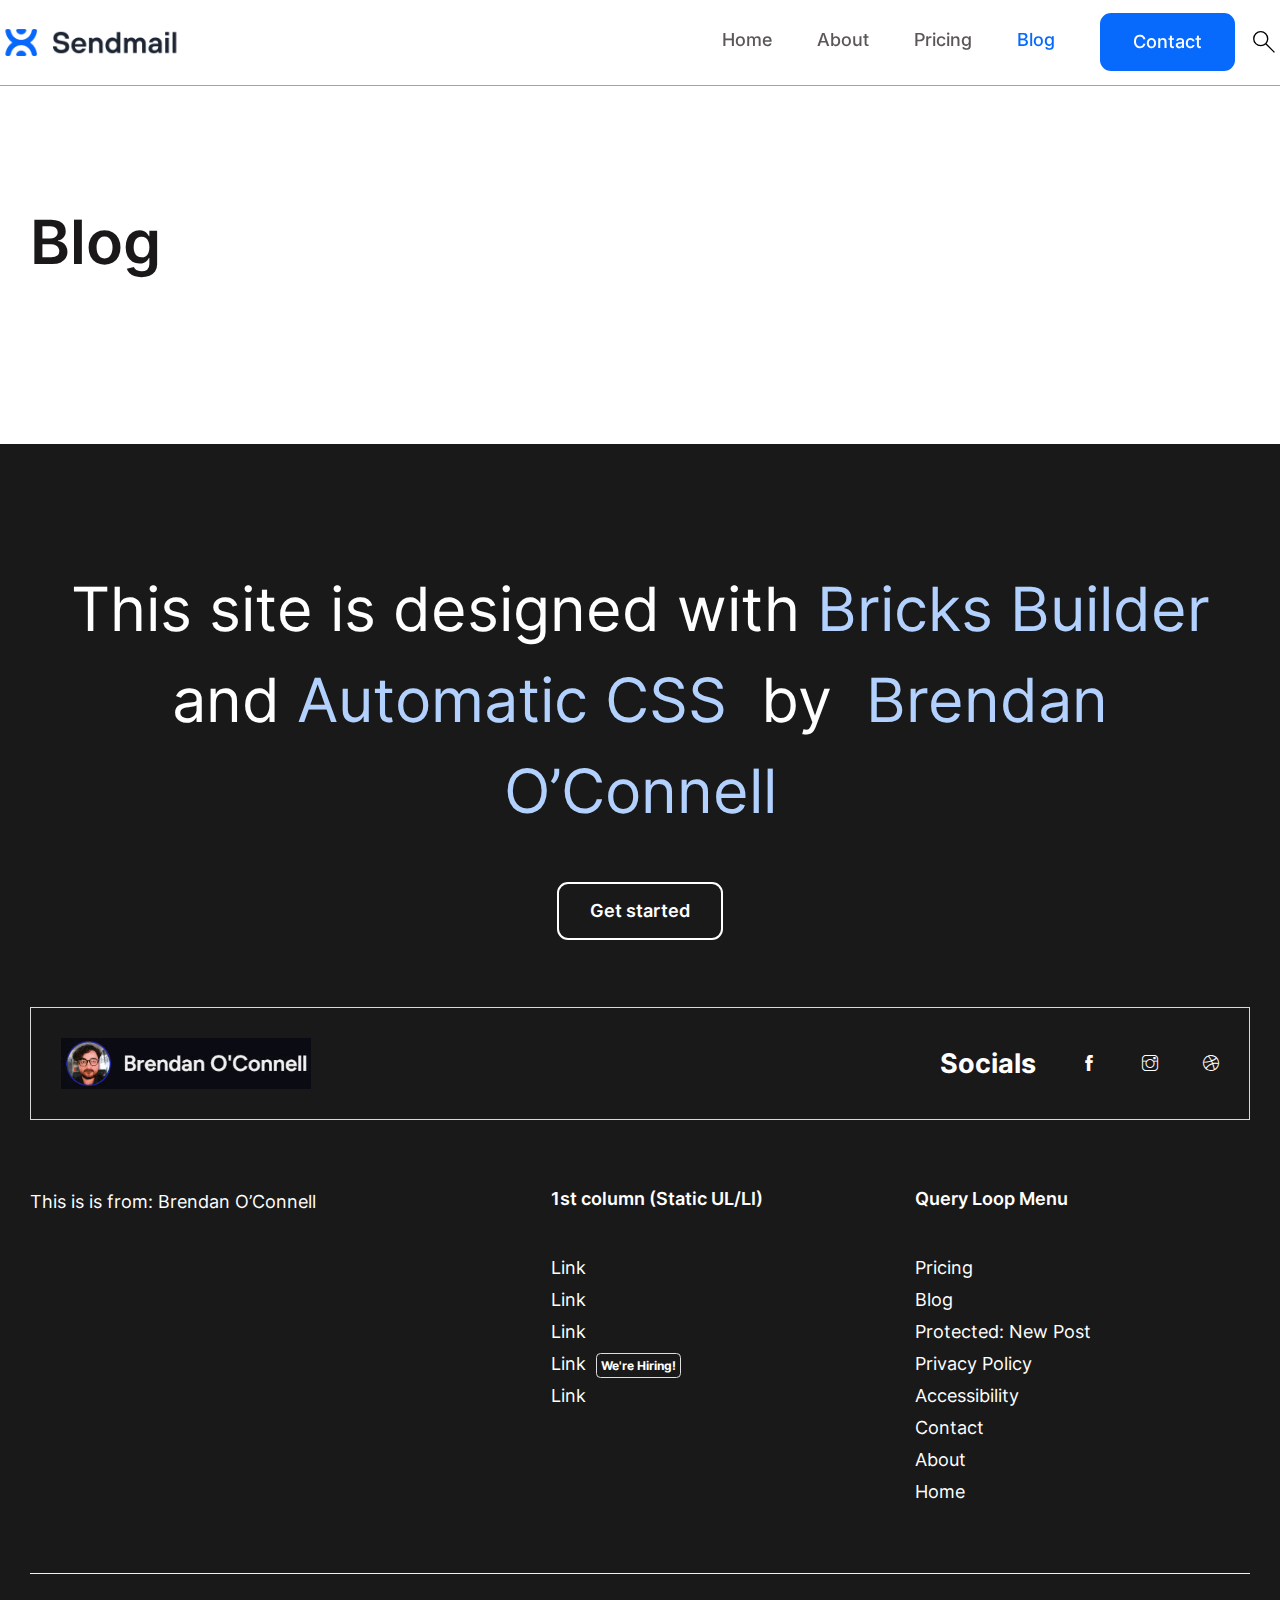
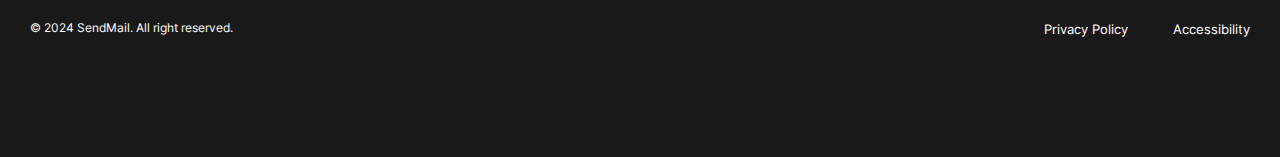
<file: blog/index.html>
<!DOCTYPE html>
<html lang="en-US">
<head>
<meta charset="UTF-8">
<meta name="viewport" content="width=device-width, initial-scale=1">
<title>Blog &#8211; SendMail</title>
<meta name="robots" content="noindex, nofollow">
<link rel="dns-prefetch" href="//fonts.googleapis.com">
<link rel="alternate" type="application/rss+xml" title="SendMail &raquo; Feed" href="/feed/">
<link rel="alternate" type="application/rss+xml" title="SendMail &raquo; Comments Feed" href="/comments/feed/">
<script>
window._wpemojiSettings = {"baseUrl":"https:\/\/s.w.org\/images\/core\/emoji\/15.0.3\/72x72\/","ext":".png","svgUrl":"https:\/\/s.w.org\/images\/core\/emoji\/15.0.3\/svg\/","svgExt":".svg","source":{"concatemoji":"\/wp-includes\/js\/wp-emoji-release.min.js?ver=6.6"}};
/*! This file is auto-generated */
!function(i,n){var o,s,e;function c(e){try{var t={supportTests:e,timestamp:(new Date).valueOf()};sessionStorage.setItem(o,JSON.stringify(t))}catch(e){}}function p(e,t,n){e.clearRect(0,0,e.canvas.width,e.canvas.height),e.fillText(t,0,0);var t=new Uint32Array(e.getImageData(0,0,e.canvas.width,e.canvas.height).data),r=(e.clearRect(0,0,e.canvas.width,e.canvas.height),e.fillText(n,0,0),new Uint32Array(e.getImageData(0,0,e.canvas.width,e.canvas.height).data));return t.every(function(e,t){return e===r[t]})}function u(e,t,n){switch(t){case"flag":return n(e,"🏳️‍⚧️","🏳️​⚧️")?!1:!n(e,"🇺🇳","🇺​🇳")&&!n(e,"🏴󠁧󠁢󠁥󠁮󠁧󠁿","🏴​󠁧​󠁢​󠁥​󠁮​󠁧​󠁿");case"emoji":return!n(e,"🐦‍⬛","🐦​⬛")}return!1}function f(e,t,n){var r="undefined"!=typeof WorkerGlobalScope&&self instanceof WorkerGlobalScope?new OffscreenCanvas(300,150):i.createElement("canvas"),a=r.getContext("2d",{willReadFrequently:!0}),o=(a.textBaseline="top",a.font="600 32px Arial",{});return e.forEach(function(e){o[e]=t(a,e,n)}),o}function t(e){var t=i.createElement("script");t.src=e,t.defer=!0,i.head.appendChild(t)}"undefined"!=typeof Promise&&(o="wpEmojiSettingsSupports",s=["flag","emoji"],n.supports={everything:!0,everythingExceptFlag:!0},e=new Promise(function(e){i.addEventListener("DOMContentLoaded",e,{once:!0})}),new Promise(function(t){var n=function(){try{var e=JSON.parse(sessionStorage.getItem(o));if("object"==typeof e&&"number"==typeof e.timestamp&&(new Date).valueOf()<e.timestamp+604800&&"object"==typeof e.supportTests)return e.supportTests}catch(e){}return null}();if(!n){if("undefined"!=typeof Worker&&"undefined"!=typeof OffscreenCanvas&&"undefined"!=typeof URL&&URL.createObjectURL&&"undefined"!=typeof Blob)try{var e="postMessage("+f.toString()+"("+[JSON.stringify(s),u.toString(),p.toString()].join(",")+"));",r=new Blob([e],{type:"text/javascript"}),a=new Worker(URL.createObjectURL(r),{name:"wpTestEmojiSupports"});return void(a.onmessage=function(e){c(n=e.data),a.terminate(),t(n)})}catch(e){}c(n=f(s,u,p))}t(n)}).then(function(e){for(var t in e)n.supports[t]=e[t],n.supports.everything=n.supports.everything&&n.supports[t],"flag"!==t&&(n.supports.everythingExceptFlag=n.supports.everythingExceptFlag&&n.supports[t]);n.supports.everythingExceptFlag=n.supports.everythingExceptFlag&&!n.supports.flag,n.DOMReady=!1,n.readyCallback=function(){n.DOMReady=!0}}).then(function(){return e}).then(function(){var e;n.supports.everything||(n.readyCallback(),(e=n.source||{}).concatemoji?t(e.concatemoji):e.wpemoji&&e.twemoji&&(t(e.twemoji),t(e.wpemoji)))}))}((window,document),window._wpemojiSettings);
</script>
<link rel="preconnect" href="https://fonts.gstatic.com/" crossorigin>
<link rel="stylesheet" id="bricks-advanced-themer-css" href="/wp-content/plugins/bricks-advanced-themer/assets/css/bricks-advanced-themer.css?ver=1716417690" media="all">
<style id="bricks-advanced-themer-inline-css">:root{--min-viewport:360;--max-viewport:1600;--base-font:10;--clamp-unit:1vw;}:root,.brxc-light-colors{}</style>
<style id="wp-emoji-styles-inline-css">img.wp-smiley, img.emoji {
		display: inline !important;
		border: none !important;
		box-shadow: none !important;
		height: 1em !important;
		width: 1em !important;
		margin: 0 0.07em !important;
		vertical-align: -0.1em !important;
		background: none !important;
		padding: 0 !important;
	}</style>
<link rel="stylesheet" id="automaticcss-core-css" href="/wp-content/uploads/automatic-css/automatic.css?ver=1721285623" media="all">
<style id="automaticcss-core-inline-css">/* File: automatic-custom-css.css - Version: 3.0.4 - Generated: 2024-07-17 23:53:43 */</style>
<link rel="stylesheet" id="automaticcss-gutenberg-css" href="/wp-content/uploads/automatic-css/automatic-gutenberg.css?ver=1721285624" media="all">
<link rel="stylesheet" id="automaticcss-gutenberg-color-palette-css" href="/wp-content/uploads/automatic-css/automatic-gutenberg-color-palette.css?ver=1721285625" media="all">
<style id="classic-theme-styles-inline-css">/*! This file is auto-generated */
.wp-block-button__link{color:#fff;background-color:#32373c;border-radius:9999px;box-shadow:none;text-decoration:none;padding:calc(.667em + 2px) calc(1.333em + 2px);font-size:1.125em}.wp-block-file__button{background:#32373c;color:#fff;text-decoration:none}</style>
<link rel="stylesheet" id="bricks-frontend-css" href="/wp-content/themes/bricks/assets/css/frontend.min.css?ver=1721285667" media="all">
<style id="bricks-frontend-inline-css">:root { --x-backtotop-stroke-width: 4px;}[data-x-backtotop] { position: fixed; background: none; border: none; box-shadow: none; z-index: 10; box-shadow: 10px 10px 30px 0 rgb(0 0 0 / 12%); transition: all .125s ease-in; text-align: center; opacity: 0; width: 60px; height: 60px; right: 40px; bottom: 40px; transform: translateY(10px);}[data-x-backtotop*=progress] { height: auto!important;}[data-x-backtotop*=progress] { border-radius: 1000px;}body.bricks-is-frontend [data-x-backtotop]:focus { outline: none;}body.bricks-is-frontend [data-x-backtotop]:focus-visible { outline: thin dotted currentcolor;}.x-back-to-top.brx-draggable.is-empty { min-height: 0; min-width: 0;}.x-back-to-top[aria-hidden=true] { pointer-events: none;}.x-back-to-top_progress { vertical-align: middle; overflow: visible; z-index: 1;}svg.x-back-to-top_progress:not(:root) { overflow: visible;}.x-back-to-top_content { display: flex; align-items: center; justify-content: center; flex-direction: column; height: 100%; width: 100%;}[data-x-backtotop*=progress] .x-back-to-top_content { position: absolute; top: 0; left: 0; right: 0; bottom: 0; z-index: -1; overflow: hidden; border-radius: 1000px;}.x-back-to-top_progress-line { fill: transparent; stroke-width: calc( var(--x-backtotop-stroke-width) + 1px); stroke: #111; stroke-linecap: round;}.x-back-to-top_progress-background { stroke: #e5e5e5; fill: transparent; stroke-width: var(--x-backtotop-stroke-width);}svg.x-back-to-top_progress { inline-size: auto;}.x-back-to-top_builder-preview { opacity: 1!important; transform: none!important;}.brx-body.iframe [data-x-backtotop].brx-draggable { transition: all .125s ease-in}.brx-body.iframe .x-back-to-top { transition-property: all!important;}.brx-body.iframe .brx-draggable.is-empty:not(.editing) { outline: none;}
@font-face{font-family:"Inter";font-weight:400;font-display:swap;src:url(/wp-content/uploads/2024/05/Inter-VariableFont_slntwght.woff2) format("woff2");}@font-face{font-family:"Inter";font-weight:600;font-display:swap;src:url(/wp-content/uploads/2024/05/Inter-VariableFont_slntwght.woff2) format("woff2");}@font-face{font-family:"Inter";font-weight:700;font-display:swap;src:url(/wp-content/uploads/2024/05/Inter-VariableFont_slntwght.woff2) format("woff2");}@font-face{font-family:"Inter";font-weight:800;font-display:swap;src:url(/wp-content/uploads/2024/05/Inter-VariableFont_slntwght.woff2) format("woff2");}</style>
<link rel="stylesheet" id="bricks-child-css" href="/wp-content/themes/bricks-child/style.css?ver=1709125742" media="all">
<link rel="stylesheet" id="bricks-font-awesome-6-css" href="/wp-content/themes/bricks/assets/css/libs/font-awesome-6.min.css?ver=1721285667" media="all">
<link rel="stylesheet" id="bricks-themify-icons-css" href="/wp-content/themes/bricks/assets/css/libs/themify-icons.min.css?ver=1721285667" media="all">
<link rel="stylesheet" id="automaticcss-bricks-css" href="/wp-content/uploads/automatic-css/automatic-bricks.css?ver=1721285624" media="all">
<link rel="stylesheet" id="color-scheme-switcher-frontend-css" href="/wp-content/plugins/automaticcss-plugin/classes/Features/Color_Scheme_Switcher/css/frontend.css?ver=1721285527" media="all">
<link rel="stylesheet" id="automaticcss-frames-css" href="/wp-content/uploads/automatic-css/automatic-frames.css?ver=1721285625" media="all">
<style id="bricks-frontend-inline-inline-css">html {scroll-behavior: smooth}
:root {}:root { --bricks-color-acss_import_transparent: transparent; }  body {font-family: "Inter"} h1, h2, h3, h4, h5, h6 {font-weight: 600} .brxe-container {width: 1280px} .woocommerce main.site-main {width: 1280px} #brx-content.wordpress {width: 1280px} .header.brxe-div {border-bottom: 1px solid var(--neutral-semi-light)} .header { margin-inline: auto; } .header__inner.brxe-container {display: flex; flex-direction: row; align-items: center; justify-content: space-between; align-self: center !important; padding-top: var(--space-xs); padding-right: var(--section-padding-x); padding-bottom: var(--space-xs); padding-left: var(--section-padding-x)} @media (max-width: 767px) {.header__inner.brxe-container {flex-wrap: nowrap} } .header__logo.brxe-image {width: 10em} .nav.brxe-nav-menu .bricks-mobile-menu-toggle {color: var(--fr-text-dark)} .nav.brxe-nav-menu .bricks-mobile-menu > li > a {color: var(--fr-text-light)} .nav.brxe-nav-menu .bricks-mobile-menu > li > .brx-submenu-toggle > * {color: var(--fr-text-light)} .nav.brxe-nav-menu .bricks-nav-menu > li {margin-left: 0} .nav.brxe-nav-menu .bricks-nav-menu .sub-menu .brx-submenu-toggle > a + button {color: var(--link-color); font-size: var(--text-s); line-height: 1} .nav.brxe-nav-menu .bricks-nav-menu .sub-menu {background-color: var(--shade-ultra-light)} .nav.brxe-nav-menu .bricks-nav-menu .sub-menu > li > a {color: var(--link-color)} .nav.brxe-nav-menu .bricks-nav-menu .sub-menu > li > .brx-submenu-toggle > * {color: var(--link-color)} .nav.brxe-nav-menu .bricks-mobile-menu .sub-menu > li > a {color: var(--fr-text-light)} .nav.brxe-nav-menu .bricks-mobile-menu .sub-menu > li > .brx-submenu-toggle > * {color: var(--fr-text-light)} .nav.brxe-nav-menu .bricks-nav-menu > li:hover > a {color: var(--link-color-hover)} .nav.brxe-nav-menu .bricks-nav-menu > li:hover > .brx-submenu-toggle > * {color: var(--link-color-hover)} .nav.brxe-nav-menu {font-variation-settings: "wght" 500; width: 100%; display: flex; justify-content: flex-end} .nav.brxe-nav-menu .bricks-nav-menu > li > a {color: var(--neutral-semi-dark); line-height: var(--btn-line-height); font-weight: 200; padding-top: calc(var(--btn-pad-y) / 1); padding-bottom: calc(var(--btn-pad-y) / 1); justify-content: center} .nav.brxe-nav-menu .bricks-nav-menu > li > .brx-submenu-toggle > * {color: var(--neutral-semi-dark); line-height: var(--btn-line-height); font-weight: 200; padding-top: calc(var(--btn-pad-y) / 1); padding-bottom: calc(var(--btn-pad-y) / 1)} .nav.brxe-nav-menu .bricks-nav-menu .current-menu-item > a {color: var(--link-color-active)} .nav.brxe-nav-menu .bricks-nav-menu .current-menu-item > .brx-submenu-toggle > * {color: var(--link-color-active)} .nav.brxe-nav-menu .bricks-nav-menu > .current-menu-parent > a {color: var(--link-color-active)} .nav.brxe-nav-menu .bricks-nav-menu > .current-menu-parent > .brx-submenu-toggle > * {color: var(--link-color-active)} .nav.brxe-nav-menu .bricks-nav-menu > .current-menu-ancestor > a {color: var(--link-color-active)} .nav.brxe-nav-menu .bricks-nav-menu > .current-menu-ancestor > .brx-submenu-toggle > * {color: var(--link-color-active)} .nav.brxe-nav-menu .bricks-nav-menu .sub-menu > li:hover > a {color: var(--link-color-hover)} .nav.brxe-nav-menu .bricks-nav-menu .sub-menu > li:hover > .brx-submenu-toggle > * {color: var(--link-color-hover)} .nav.brxe-nav-menu .bricks-nav-menu .sub-menu .brx-submenu-toggle > a:hover + button {color: var(--link-color-hover)} .nav.brxe-nav-menu .bricks-nav-menu .sub-menu button[aria-expanded="true"] > * {transform: rotateZ(270deg)} .nav.brxe-nav-menu .bricks-nav-menu button[aria-expanded="true"] > * {transform: rotateZ(180deg)} .nav.brxe-nav-menu .bricks-nav-menu .sub-menu .brx-submenu-toggle button {padding-right: 20px} .nav.brxe-nav-menu .bricks-nav-menu .sub-menu a {padding-right: 0; padding-left: 0} .nav.brxe-nav-menu .bricks-nav-menu .sub-menu button {padding-right: 0; padding-left: 0} .nav.brxe-nav-menu .bricks-nav-menu {gap: var(--content-gap)} .nav.brxe-nav-menu .bricks-nav-menu > li > .brx-submenu-toggle {justify-content: center} .nav { --link-color: var(--primary-ultra-dark); --link-color-hover: var(--primary-hover); --link-color-active: var(--primary);--button-color: var(--primary); --button-color-hover: var(--primary-hover); --button-text: var(--fr-text-light); --button-text-hover: var(--fr-text-light); --toggle-gap: .5em; --sub-li-padding: 1em;} .nav ul.bricks-mobile-menu { display: flex; align-items: center;} .show-mobile-menu ul.bricks-mobile-menu { display: flex; flex-direction: column; align-items: flex-start;} .nav { align-items: center; } .nav nav {width: 100%;}.nav .bricks-nav-menu > li:first-child,.nav .bricks-nav-menu > li:last-child { margin-inline-start: auto;}.nav .bricks-nav-menu > li:last-child a {background-color: var(--button-color); border-color: var(--button-color);color: var(--button-text)!important; border-width: var(--btn-border-size); border-radius: var(--btn-radius); border-style: solid; min-inline-size: var(--btn-width); line-height: var(--btn-line-height); letter-spacing: var(--btn-letter-spacing); text-transform: var(--btn-text-transform); text-decoration: var(--btn-text-decoration);font-style: var(--btn-text-style); font-weight: var(--btn-weight); padding: var(--btn-pad-y) var(--btn-pad-x); justify-content: center; text-align: center;}.nav .bricks-nav-menu > li:last-child a:hover {background-color: var(--button-color-hover); border-color: var(--button-color-hover);color: var(--button-text-hover)!important;} .nav .brx-submenu-toggle {display: flex; flex-direction: row; gap: var(--toggle-gap);} .nav .brx-submenu-toggle button { margin: 0!important; padding: 0!important;} .nav .sub-menu {min-inline-size: max-content!important;} .nav .sub-menu li {padding-inline: var(--sub-li-padding);} @media (max-width: 991px) {.nav.brxe-nav-menu {line-height: 0} }@media (max-width: 767px) {.nav.brxe-nav-menu .bricks-mobile-menu > .menu-item-has-children .brx-submenu-toggle button {color: var(--fr-text-light)} } .hover.brxe-block {box-shadow: 0px 7px 30px -10px rgba(150,170,180, 0.5)} .hover { transition: transform 0.3s ease, box-shadow 0.3s ease;} .hover:hover { transform: translateY(-5px); box-shadow: 0px 7px 30px -10px rgba(150,170,180, 0.5); background: var(--action-trans-10);} .footer-container.brxe-container {row-gap: var(--container-gap)} .footer__cta.brxe-block {display: flex; flex-direction: column; align-items: center; row-gap: var(--content-gap)} .footer__cta-heading.brxe-text {font-size: var(--h1); text-align: center} .footer__cta-heading.brxe-text a {font-size: var(--h1); text-align: center; font-size: inherit} .footer__cta-heading a{ color: var(--primary-light);} .footer__header.brxe-block {padding-top: var(--space-m); padding-right: var(--space-m); padding-bottom: var(--space-m); padding-left: var(--space-m); display: flex; flex-direction: row; justify-content: center; border: .1rem solid var(--neutral-light); align-items: center; flex-wrap: nowrap} .footer__social-wrapper.brxe-block {flex-direction: row; align-items: center; column-gap: var(--content-gap); justify-content: flex-end} .footer__socials-text.brxe-text-basic {font-size: var(--h3); font-weight: 700} .footer__socials.brxe-div {display: flex; column-gap: var(--content-gap)} .footer__social-icon.brxe-icon {font-size: 1.6rem} .footer__footer.brxe-block {row-gap: var(--container-gap)} .footer__footer-intro.brxe-block {row-gap: var(--content-gap); display: grid; align-items: initial; grid-template-columns: var(--grid-12); grid-gap: var(--grid-gap)} @media (max-width: 767px) {.footer__footer-intro.brxe-block {grid-template-columns: var(--grid-1)} } .footer__newsletter.brxe-block {row-gap: var(--content-gap); grid-column: 1/5} @media (max-width: 767px) {.footer__newsletter.brxe-block {grid-column: span 1} } .footer__nav-wrapper.brxe-block {grid-column: 6/-1} @media (max-width: 767px) {.footer__nav-wrapper.brxe-block {grid-column: span 1} } .footer-nav-wrapper.brxe-block {display: grid; align-items: initial; grid-template-columns: var(--grid-2); grid-gap: var(--grid-gap)} @media (max-width: 767px) {.footer-nav-wrapper.brxe-block {grid-template-columns: var(--grid-3)} }@media (max-width: 478px) {.footer-nav-wrapper.brxe-block {grid-template-columns: var(--grid-2)} } .footer-nav-column.brxe-div {display: flex; flex-direction: column; row-gap: var(--content-gap)} .footer-nav-heading.brxe-heading {font-size: var(--text-m)} .footer-menu.brxe-block {display: flex; flex-direction: column; row-gap: .5rem} .footer-link-update.brxe-text-basic {font-size: var(--text-s); color: var(--action); font-weight: 700; padding-top: .4rem; padding-right: .4rem; padding-bottom: .4rem; padding-left: .4rem; background-color: var(--action-ultra-light); margin-left: 1rem; border: 1px solid var(--bricks-border-color); border-radius: var(--radius-xs)} .footer__copy-legal.brxe-block {display: grid; align-items: initial; grid-template-columns: var(--grid-2); padding-top: var(--space-l); border-top: .1rem solid var(--neutral-ultra-light); align-items: center} @media (max-width: 767px) {.footer__copy-legal.brxe-block {grid-template-columns: var(--grid-1)} } .footer-bottom__left.brxe-block {flex-direction: row; row-gap: var(--space-xs); column-gap: var(--space-xs); align-items: center} @media (max-width: 478px) {.footer-bottom__left.brxe-block {flex-direction: column; align-items: flex-start} } .footer-copyright.brxe-text-basic {font-size: var(--text-s)} .footer-legal-nav.brxe-block {flex-direction: row; column-gap: var(--content-gap)} .footer-legal__li.brxe-div {line-height: 1} .footer-legal__link-text.brxe-text-link {font-size: calc(var(--text-s) * 1.1)}  .bricks-is-frontend .animation-trigger{ opacity:0; }  .animate{ animation-name: fadeAnimation; animation-delay: calc(var(--delay, 0) * 200ms); animation-duration: var(--duration, 400ms); animation-timing-function: ease-in-out; animation-fill-mode: forwards; }  .animation--left-to-right{ --translate: -20px,0,0; } .animation--right-to-left{ --translate: 20px,0,0; } .animation--top-to-bottom{ --translate: 0,-20px,0; } .animation--bottom-to-top{ --translate: 0,20px,0; }  @keyframes fadeAnimation{ from{ color: rgba(0, 0, 0, 0.35); transform: translate3d(var(--translate)); } to{ opacity: 1; transform: translate3d(0,0,0); color: rgba(0, 0, 0, 1); } }  .bricks-is-frontend .animation-trigger { color: rgba(0, 0, 0, 0.35);  }  .fade { animation-name: fadeInAnimation; animation-duration: var(--duration, 400ms); animation-timing-function: ease-in-out; animation-fill-mode: forwards; }  @keyframes fadeInAnimation { from { color: rgba(0, 0, 0, 0.35);  } to { color: rgba(0, 0, 0, 1);  } } @media (max-width: 991px) {#brxe-yryzcv .bricks-nav-menu-wrapper { display: none; }#brxe-yryzcv .bricks-mobile-menu-toggle { display: block; }}#brxe-yryzcv button {height: 1.15em; width: 1.15em} #brxe-vteckb svg {height: var(--icon); width: var(--icon)} #brxe-vteckb button {height: var(--icon); width: var(--icon)} #brxe-vteckb form {overflow: hidden} #brxe-vykytl {display: flex; align-items: center; column-gap: var(--space-xs)} #brxe-wpkctk {padding-right: 0; padding-left: 0} @media (max-width: 991px) {#brxe-wpkctk {padding-right: var(--section-padding-x); padding-left: var(--section-padding-x)} } .brxe-wikakk .brxe-qyztum.brxe-text-link {flex-direction: row-reverse; gap: 10px; margin-top: auto} .brxe-wikakk .brxe-qyztum.brxe-text-link .icon > i {font-size: 15px} .brxe-wikakk .brxe-qyztum.brxe-text-link .icon > svg {width: 15px; height: 15px} .brxe-wikakk .brxe-sidwjv.brxe-image {order: -1} .brxe-wikakk.brxe-block {row-gap: var(--space-xs); padding-top: var(--space-s); padding-right: var(--space-s); padding-bottom: var(--space-s); padding-left: var(--space-s); background-color: var(--fr-bg-light); position: relative} #brxe-tvowrk {display: grid; align-items: initial; grid-template-columns: var(--grid-3); grid-gap: var(--grid-gap)} #brxe-gzfdjg .bricks-site-logo {width: 250px} #brxe-vqvkgu {justify-content: flex-end} @media (max-width: 767px) {#brxe-vqvkgu {justify-content: flex-start} } #brxe-kqxrop {display: flex} #brxe-ixrttd {border-top: 1px solid var(--action-ultra-light)} #brxe-jrmops {right: 40px; bottom: 40px; transform: translateY(10px); width: 50px} #brxe-jrmops .x-back-to-top_progress-line {stroke: var(--action)} #brxe-jrmops .x-back-to-top_progress {--x-backtotop-stroke-width: 3px} #brx-header.sticky.scrolling > .brxe-section,#brx-header.sticky.scrolling > .brxe-container,#brx-header.sticky.scrolling > .brxe-block,#brx-header.sticky.scrolling > .brxe-div {background-color: var(--white-trans-90)}</style>
<link rel="stylesheet" id="bricks-google-fonts-css" href="https://fonts.googleapis.com/css2?family=Inter:wght@100;200;300;400;500;600;700;800;900&#038;display=swap" media="all">
<script id="color-scheme-switcher-frontend-js-extra">var acss = {"color_mode":"light","enable_client_color_preference":"false"};</script>
<script src="/wp-content/plugins/automaticcss-plugin/classes/Features/Color_Scheme_Switcher/js/frontend.min.js?ver=1721285527" id="color-scheme-switcher-frontend-js"></script>
<link rel="https://api.w.org/" href="/wp-json/">
<link rel="EditURI" type="application/rsd+xml" title="RSD" href="/xmlrpc.php?rsd">
<meta name="generator" content="WordPress 6.6">

<!-- Facebook Open Graph (by Bricks) -->
<meta property="og:url" content="/">
<meta property="og:site_name" content="SendMail">
<meta property="og:title" content="Blog">
<meta property="og:type" content="blog">
</head>

<body class="blog brx-body bricks-is-frontend wp-embed-responsive">		<a class="skip-link" href="#brx-content" aria-label="Skip to main content">Skip to main content</a>

					<a class="skip-link" href="#brx-footer" aria-label="Skip to footer">Skip to footer</a>
			<header id="brx-header" class="sticky on-scroll" data-slide-up-after="600"><div id="brxe-ureirh" class="brxe-div header bricks-lazy-hidden"><div id="brxe-wpkctk" class="brxe-container header__inner bricks-lazy-hidden">
<a id="brxe-lfzyer" class="brxe-image fr-logo header__logo tag" href="/"><img width="408" height="96" src="/wp-content/uploads/2024/05/Sendmail-Logo1.webp" class="css-filter size-full" alt="SendMail logo" loading="eager" decoding="async" srcset="/wp-content/uploads/2024/05/Sendmail-Logo1.webp 408w, /wp-content/uploads/2024/05/Sendmail-Logo1-300x71.webp 300w" sizes="(max-width: 408px) 100vw, 408px"></a><div id="brxe-vykytl" class="brxe-div bricks-lazy-hidden">
<div id="brxe-yryzcv" data-script-id="yryzcv" class="brxe-nav-menu nav">
<nav class="bricks-nav-menu-wrapper tablet_portrait"><ul id="menu-primary-menu" class="bricks-nav-menu">
<li id="menu-item-47" class="menu-item menu-item-type-post_type menu-item-object-page menu-item-home menu-item-47 bricks-menu-item"><a href="/">Home</a></li>
<li id="menu-item-49" class="menu-item menu-item-type-post_type menu-item-object-page menu-item-49 bricks-menu-item"><a href="/about/">About</a></li>
<li id="menu-item-448" class="menu-item menu-item-type-post_type menu-item-object-page menu-item-448 bricks-menu-item"><a href="/pricing/">Pricing</a></li>
<li id="menu-item-165" class="menu-item menu-item-type-post_type menu-item-object-page current-menu-item page_item page-item-163 current_page_item current_page_parent menu-item-165 bricks-menu-item"><a href="/blog/" aria-current="page">Blog</a></li>
<li id="menu-item-50" class="menu-item menu-item-type-post_type menu-item-object-page menu-item-50 bricks-menu-item"><a href="/contact/">Contact</a></li>
</ul></nav>			<button class="bricks-mobile-menu-toggle" aria-haspopup="true" aria-label="Open mobile menu" aria-expanded="false">
				<span class="bar-top"></span>
				<span class="bar-center"></span>
				<span class="bar-bottom"></span>
			</button>
			<nav class="bricks-mobile-menu-wrapper left"><ul id="menu-primary-menu-1" class="bricks-mobile-menu">
<li class="menu-item menu-item-type-post_type menu-item-object-page menu-item-home menu-item-47 bricks-menu-item"><a href="/">Home</a></li>
<li class="menu-item menu-item-type-post_type menu-item-object-page menu-item-49 bricks-menu-item"><a href="/about/">About</a></li>
<li class="menu-item menu-item-type-post_type menu-item-object-page menu-item-448 bricks-menu-item"><a href="/pricing/">Pricing</a></li>
<li class="menu-item menu-item-type-post_type menu-item-object-page current-menu-item page_item page-item-163 current_page_item current_page_parent menu-item-165 bricks-menu-item"><a href="/blog/" aria-current="page">Blog</a></li>
<li class="menu-item menu-item-type-post_type menu-item-object-page menu-item-50 bricks-menu-item"><a href="/contact/">Contact</a></li>
</ul></nav><div class="bricks-mobile-menu-overlay"></div>
</div>
<div id="brxe-vteckb" class="brxe-search">
<button aria-expanded="false" aria-label="Toggle Search" class="toggle"><svg class="" xmlns="http://www.w3.org/2000/svg" width="32" height="32" viewbox="0 0 24 24"><path fill="currentColor" d="m19.485 20.154l-6.262-6.262q-.75.639-1.725.989q-.975.35-1.96.35q-2.402 0-4.066-1.663q-1.664-1.664-1.664-4.065T5.47 5.436q1.663-1.667 4.064-1.667q2.402 0 4.068 1.664q1.666 1.664 1.666 4.067q0 1.042-.369 2.017q-.37.975-.97 1.668l6.262 6.261zM9.538 14.23q1.99 0 3.361-1.37q1.37-1.37 1.37-3.361q0-1.99-1.37-3.36q-1.37-1.37-3.36-1.37q-1.99 0-3.361 1.37q-1.37 1.37-1.37 3.36q0 1.99 1.37 3.36q1.37 1.37 3.36 1.37"></path></svg></button>			<div class="bricks-search-overlay">
				<div class="bricks-search-inner">
					<h4 class="title">Search site</h4>
<form role="search" method="get" class="bricks-search-form" action="/">
	<label for="search-input-vteckb" class="screen-reader-text"><span>Search ...</span></label>
	<input type="search" placeholder="Search ..." value="" name="s" id="search-input-vteckb">

	</form>
				</div>

				<button aria-label="Close search" class="close">×</button>			</div>
			</div>
</div>
</div></div></header><main id="brx-content"><section id="brxe-vzokmj" class="brxe-section bricks-lazy-hidden"><div id="brxe-eilpom" class="brxe-container bricks-lazy-hidden">
<h1 id="brxe-owveux" class="brxe-heading">Blog</h1>
<div id="brxe-tvowrk" class="brxe-container brx-grid bricks-lazy-hidden"><div class="brx-query-trail" data-query-element-id="wikakk" data-query-vars="{&quot;page&quot;:&quot;&quot;,&quot;pagename&quot;:&quot;blog&quot;,&quot;post_type&quot;:[&quot;post&quot;],&quot;post_status&quot;:&quot;publish&quot;,&quot;paged&quot;:1,&quot;posts_per_page&quot;:&quot;10&quot;}" data-page="1" data-max-pages="0"></div></div>
</div></section></main><footer id="brx-footer"><section id="brxe-ixrttd" class="brxe-section footer bg--dark bricks-lazy-hidden"><div id="brxe-axumfa" class="brxe-container footer-container bricks-lazy-hidden">
<div id="brxe-hmmiin" class="brxe-block footer__cta bricks-lazy-hidden">
<div id="brxe-nudpos" class="brxe-text footer__cta-heading">
<p>This site is designed with <a href="https://bricksbuilder.io/" target="_blank" rel="noopener">Bricks Builder</a> and <a href="https://automaticcss.com/" target="_blank" rel="noopener">Automatic CSS </a> by  <a href="https://brendan-oconnell.com/" target="_blank" rel="noopener">Brendan O&#8217;Connell</a></p>
</div>
<a id="brxe-dsqmvb" class="brxe-button btn--action bricks-button" href="/contact/">Get started</a>
</div>
<div id="brxe-lsgaqb" class="brxe-block footer__header bricks-lazy-hidden">
<div id="brxe-mgzxag" class="brxe-block footer__brand bricks-lazy-hidden"><a id="brxe-gzfdjg" class="brxe-logo footer__logo" href="https://brendan-oconnell.com/" target="_blank"><img width="345" height="70" src="/wp-content/uploads/2024/06/name-logo.jpg" class="bricks-site-logo css-filter" alt="SendMail" data-bricks-logo="/wp-content/uploads/2024/06/name-logo.jpg" loading="eager" decoding="async" srcset="/wp-content/uploads/2024/06/name-logo.jpg 345w, /wp-content/uploads/2024/06/name-logo-300x61.jpg 300w" sizes="(max-width: 345px) 100vw, 345px"></a></div>
<div id="brxe-hvqova" class="brxe-block footer__social-wrapper bricks-lazy-hidden">
<div id="brxe-tpwxds" class="brxe-div footer__text-wrapper bricks-lazy-hidden"><span id="brxe-yvwwjp" class="brxe-text-basic footer__socials-text">Socials</span></div>
<ul id="brxe-yrurhw" class="brxe-div list--none footer__socials bricks-lazy-hidden">
<div id="brxe-inmwsx" class="brxe-div footer__social-item bricks-lazy-hidden"><i id="brxe-iyhdmp" class="brxe-icon footer__social-icon ti-facebook"></i></div>
<div id="brxe-nnotjp" class="brxe-div footer__social-item bricks-lazy-hidden"><i id="brxe-bztntl" class="brxe-icon footer__social-icon ti-instagram"></i></div>
<div id="brxe-iugfwh" class="brxe-div footer__social-item bricks-lazy-hidden"><i id="brxe-uwbzrr" class="brxe-icon footer__social-icon ti-dribbble"></i></div>
</ul>
</div>
</div>
<div id="brxe-kwflim" class="brxe-block footer__footer bricks-lazy-hidden">
<div id="brxe-unaiyh" class="brxe-block footer__footer-intro bricks-lazy-hidden">
<div id="brxe-xbwjmv" class="brxe-block footer__newsletter bricks-lazy-hidden"><div id="brxe-otwojj" class="brxe-text footer__newsletter-text">
<p>This is is from: <a href="https://brendan-oconnell.com/" target="_blank" rel="noopener">Brendan O&#8217;Connell</a></p>
</div></div>
<div id="brxe-fphtse" class="brxe-block footer__nav-wrapper bricks-lazy-hidden"><nav id="brxe-yshesw" class="brxe-block footer-nav-wrapper bricks-lazy-hidden" aria-label="Footer"><div id="brxe-jvcnfn" class="brxe-div footer-nav-column bricks-lazy-hidden" lebelledby="regionheading">
<h3 id="brxe-jzktgt" class="brxe-heading footer-nav-heading" label="regionheading">1st column (Static UL/LI)</h3>
<ul id="brxe-ownhxq" class="brxe-block footer-menu list--none bricks-lazy-hidden">
<li id="brxe-rbbpjv" class="brxe-div footer-menu__link bricks-lazy-hidden"><a id="brxe-nmiimo" class="brxe-text-link footer-menu__link-text" href="#">Link</a></li>
<li id="brxe-clbnba" class="brxe-div footer-menu__link bricks-lazy-hidden"><a id="brxe-odqxsh" class="brxe-text-link footer-menu__link-text" href="#">Link</a></li>
<li id="brxe-lejghp" class="brxe-div footer-menu__link bricks-lazy-hidden"><a id="brxe-jrcftd" class="brxe-text-link footer-menu__link-text" href="#">Link</a></li>
<li id="brxe-bfnhty" class="brxe-div footer-menu__link bricks-lazy-hidden">
<a id="brxe-hmlbec" class="brxe-text-link footer-menu__link-text" href="#">Link</a><span id="brxe-nptsze" class="brxe-text-basic footer-link-update">We're Hiring!</span>
</li>
<li id="brxe-gmnyor" class="brxe-div footer-menu__link bricks-lazy-hidden"><a id="brxe-iujoxs" class="brxe-text-link footer-menu__link-text" href="#">Link</a></li>
</ul>
</div>
<div id="brxe-nsrjyo" class="brxe-div footer-nav-column bricks-lazy-hidden">
<h3 id="brxe-oaiohc" class="brxe-heading footer-nav-heading">Query Loop Menu</h3>
<ul id="brxe-bqeczk" class="brxe-block footer-menu list--none bricks-lazy-hidden">
<li class="brxe-pcaxbp brxe-div footer-menu__link bricks-lazy-hidden"><a class="brxe-uynqih brxe-text-link footer-menu__link-text" href="/pricing/">Pricing</a></li>
<li class="brxe-pcaxbp brxe-div footer-menu__link bricks-lazy-hidden"><a class="brxe-uynqih brxe-text-link footer-menu__link-text" href="/blog/" aria-current="page">Blog</a></li>
<li class="brxe-pcaxbp brxe-div footer-menu__link bricks-lazy-hidden"><a class="brxe-uynqih brxe-text-link footer-menu__link-text" href="/new-post/">Protected: New Post</a></li>
<li class="brxe-pcaxbp brxe-div footer-menu__link bricks-lazy-hidden"><a class="brxe-uynqih brxe-text-link footer-menu__link-text" href="/privacy-policy/">Privacy Policy</a></li>
<li class="brxe-pcaxbp brxe-div footer-menu__link bricks-lazy-hidden"><a class="brxe-uynqih brxe-text-link footer-menu__link-text" href="/accessibility/">Accessibility</a></li>
<li class="brxe-pcaxbp brxe-div footer-menu__link bricks-lazy-hidden"><a class="brxe-uynqih brxe-text-link footer-menu__link-text" href="/contact/">Contact</a></li>
<li class="brxe-pcaxbp brxe-div footer-menu__link bricks-lazy-hidden"><a class="brxe-uynqih brxe-text-link footer-menu__link-text" href="/about/">About</a></li>
<li class="brxe-pcaxbp brxe-div footer-menu__link bricks-lazy-hidden"><a class="brxe-uynqih brxe-text-link footer-menu__link-text" href="/">Home</a></li>
<li class="brx-query-trail" data-query-element-id="pcaxbp" data-query-vars="{&quot;page&quot;:&quot;&quot;,&quot;pagename&quot;:&quot;blog&quot;,&quot;post_type&quot;:[&quot;page&quot;],&quot;post_status&quot;:&quot;publish&quot;,&quot;paged&quot;:1,&quot;posts_per_page&quot;:&quot;10&quot;}" data-page="1" data-max-pages="1">
</ul>
</div></nav></div>
</div>
<div id="brxe-anfiqb" class="brxe-block footer__copy-legal bricks-lazy-hidden">
<div id="brxe-bxkosp" class="brxe-block footer-bottom__left bricks-lazy-hidden"><div id="brxe-otdaky" class="brxe-div footer-bottom__copyright bricks-lazy-hidden"><p id="brxe-xmbwua" class="brxe-text-basic footer-copyright">©  2024 SendMail. All right reserved.</p></div></div>
<nav id="brxe-kqxrop" class="brxe-div footer-nav-legal bricks-lazy-hidden" aria-label="Legal"><ul id="brxe-vqvkgu" class="brxe-block footer-legal-nav list--none bricks-lazy-hidden">
<li id="brxe-lnhrrm" class="brxe-div footer-legal__li bricks-lazy-hidden"><a id="brxe-gyewha" class="brxe-text-link footer-legal__link-text" href="/privacy-policy/">Privacy Policy</a></li>
<li id="brxe-ssglws" class="brxe-div footer-legal__li bricks-lazy-hidden"><a id="brxe-txmtlb" class="brxe-text-link footer-legal__link-text" href="/accessibility/">Accessibility</a></li>
</ul></nav>
</div>
</div>
</div></section><button id="brxe-jrmops" data-script-id="jrmops" class="brxe-xbacktotop bricks-lazy-hidden x-back-to-top" data-x-backtotop="{&quot;type&quot;:&quot;progress&quot;,&quot;scrollDistance&quot;:100,&quot;scrollUp&quot;:false}" aria-label="Back to top"><svg class="x-back-to-top_progress" height="100%" viewbox="0 0 100 100" width="100%">
              <path class="x-back-to-top_progress-background" d="M50,1 a50,50 0 0,1 0,100 a50,50 0 0,1 0,-100"></path>
              <path class="x-back-to-top_progress-line" d="M50,1 a50,50 0 0,1 0,100 a50,50 0 0,1 0,-100"></path>
          </svg><span class="x-back-to-top_content"><span class="x-back-to-top_icon"><i class="fas fa-chevron-up"></i></span></span></button></footer>        <span class="ssp-id" style="display:none">17</span>
		<script id="bricks-scripts-js-extra">var bricksData = {"debug":"","locale":"en_US","ajaxUrl":"\/wp-admin\/admin-ajax.php","restApiUrl":"\/wp-json\/bricks\/v1\/","nonce":"5a32b0b4d2","formNonce":"a70ba61c8e","wpRestNonce":"ef4f833731","postId":"163","recaptchaIds":[],"animatedTypingInstances":[],"videoInstances":[],"splideInstances":[],"tocbotInstances":[],"swiperInstances":[],"queryLoopInstances":[],"interactions":[],"filterInstances":[],"isotopeInstances":[],"mapStyles":{"ultraLightWithLabels":{"label":"Ultra light with labels","style":"[ { \"featureType\": \"water\", \"elementType\": \"geometry\", \"stylers\": [ { \"color\": \"#e9e9e9\" }, { \"lightness\": 17 } ] }, { \"featureType\": \"landscape\", \"elementType\": \"geometry\", \"stylers\": [ { \"color\": \"#f5f5f5\" }, { \"lightness\": 20 } ] }, { \"featureType\": \"road.highway\", \"elementType\": \"geometry.fill\", \"stylers\": [ { \"color\": \"#ffffff\" }, { \"lightness\": 17 } ] }, { \"featureType\": \"road.highway\", \"elementType\": \"geometry.stroke\", \"stylers\": [ { \"color\": \"#ffffff\" }, { \"lightness\": 29 }, { \"weight\": 0.2 } ] }, { \"featureType\": \"road.arterial\", \"elementType\": \"geometry\", \"stylers\": [ { \"color\": \"#ffffff\" }, { \"lightness\": 18 } ] }, { \"featureType\": \"road.local\", \"elementType\": \"geometry\", \"stylers\": [ { \"color\": \"#ffffff\" }, { \"lightness\": 16 } ] }, { \"featureType\": \"poi\", \"elementType\": \"geometry\", \"stylers\": [ { \"color\": \"#f5f5f5\" }, { \"lightness\": 21 } ] }, { \"featureType\": \"poi.park\", \"elementType\": \"geometry\", \"stylers\": [ { \"color\": \"#dedede\" }, { \"lightness\": 21 } ] }, { \"elementType\": \"labels.text.stroke\", \"stylers\": [ { \"visibility\": \"on\" }, { \"color\": \"#ffffff\" }, { \"lightness\": 16 } ] }, { \"elementType\": \"labels.text.fill\", \"stylers\": [ { \"saturation\": 36 }, { \"color\": \"#333333\" }, { \"lightness\": 40 } ] }, { \"elementType\": \"labels.icon\", \"stylers\": [ { \"visibility\": \"off\" } ] }, { \"featureType\": \"transit\", \"elementType\": \"geometry\", \"stylers\": [ { \"color\": \"#f2f2f2\" }, { \"lightness\": 19 } ] }, { \"featureType\": \"administrative\", \"elementType\": \"geometry.fill\", \"stylers\": [ { \"color\": \"#fefefe\" }, { \"lightness\": 20 } ] }, { \"featureType\": \"administrative\", \"elementType\": \"geometry.stroke\", \"stylers\": [ { \"color\": \"#fefefe\" }, { \"lightness\": 17 }, { \"weight\": 1.2 } ] } ]"},"blueWater":{"label":"Blue water","style":"[ { \"featureType\": \"administrative\", \"elementType\": \"labels.text.fill\", \"stylers\": [ { \"color\": \"#444444\" } ] }, { \"featureType\": \"landscape\", \"elementType\": \"all\", \"stylers\": [ { \"color\": \"#f2f2f2\" } ] }, { \"featureType\": \"poi\", \"elementType\": \"all\", \"stylers\": [ { \"visibility\": \"off\" } ] }, { \"featureType\": \"road\", \"elementType\": \"all\", \"stylers\": [ { \"saturation\": -100 }, { \"lightness\": 45 } ] }, { \"featureType\": \"road.highway\", \"elementType\": \"all\", \"stylers\": [ { \"visibility\": \"simplified\" } ] }, { \"featureType\": \"road.arterial\", \"elementType\": \"labels.icon\", \"stylers\": [ { \"visibility\": \"off\" } ] }, { \"featureType\": \"transit\", \"elementType\": \"all\", \"stylers\": [ { \"visibility\": \"off\" } ] }, { \"featureType\": \"water\", \"elementType\": \"all\", \"stylers\": [ { \"color\": \"#46bcec\" }, { \"visibility\": \"on\" } ] } ]"},"lightDream":{"label":"Light dream","style":"[ { \"featureType\": \"landscape\", \"stylers\": [ { \"hue\": \"#FFBB00\" }, { \"saturation\": 43.400000000000006 }, { \"lightness\": 37.599999999999994 }, { \"gamma\": 1 } ] }, { \"featureType\": \"road.highway\", \"stylers\": [ { \"hue\": \"#FFC200\" }, { \"saturation\": -61.8 }, { \"lightness\": 45.599999999999994 }, { \"gamma\": 1 } ] }, { \"featureType\": \"road.arterial\", \"stylers\": [ { \"hue\": \"#FF0300\" }, { \"saturation\": -100 }, { \"lightness\": 51.19999999999999 }, { \"gamma\": 1 } ] }, { \"featureType\": \"road.local\", \"stylers\": [ { \"hue\": \"#FF0300\" }, { \"saturation\": -100 }, { \"lightness\": 52 }, { \"gamma\": 1 } ] }, { \"featureType\": \"water\", \"stylers\": [ { \"hue\": \"#0078FF\" }, { \"saturation\": -13.200000000000003 }, { \"lightness\": 2.4000000000000057 }, { \"gamma\": 1 } ] }, { \"featureType\": \"poi\", \"stylers\": [ { \"hue\": \"#00FF6A\" }, { \"saturation\": -1.0989010989011234 }, { \"lightness\": 11.200000000000017 }, { \"gamma\": 1 } ] } ]"},"blueEssence":{"label":"Blue essence","style":"[ { \"featureType\": \"landscape.natural\", \"elementType\": \"geometry.fill\", \"stylers\": [ { \"visibility\": \"on\" }, { \"color\": \"#e0efef\" } ] }, { \"featureType\": \"poi\", \"elementType\": \"geometry.fill\", \"stylers\": [ { \"visibility\": \"on\" }, { \"hue\": \"#1900ff\" }, { \"color\": \"#c0e8e8\" } ] }, { \"featureType\": \"road\", \"elementType\": \"geometry\", \"stylers\": [ { \"lightness\": 100 }, { \"visibility\": \"simplified\" } ] }, { \"featureType\": \"road\", \"elementType\": \"labels\", \"stylers\": [ { \"visibility\": \"off\" } ] }, { \"featureType\": \"transit.line\", \"elementType\": \"geometry\", \"stylers\": [ { \"visibility\": \"on\" }, { \"lightness\": 700 } ] }, { \"featureType\": \"water\", \"elementType\": \"all\", \"stylers\": [ { \"color\": \"#7dcdcd\" } ] } ]"},"appleMapsesque":{"label":"Apple maps-esque","style":"[ { \"featureType\": \"landscape.man_made\", \"elementType\": \"geometry\", \"stylers\": [ { \"color\": \"#f7f1df\" } ] }, { \"featureType\": \"landscape.natural\", \"elementType\": \"geometry\", \"stylers\": [ { \"color\": \"#d0e3b4\" } ] }, { \"featureType\": \"landscape.natural.terrain\", \"elementType\": \"geometry\", \"stylers\": [ { \"visibility\": \"off\" } ] }, { \"featureType\": \"poi\", \"elementType\": \"labels\", \"stylers\": [ { \"visibility\": \"off\" } ] }, { \"featureType\": \"poi.business\", \"elementType\": \"all\", \"stylers\": [ { \"visibility\": \"off\" } ] }, { \"featureType\": \"poi.medical\", \"elementType\": \"geometry\", \"stylers\": [ { \"color\": \"#fbd3da\" } ] }, { \"featureType\": \"poi.park\", \"elementType\": \"geometry\", \"stylers\": [ { \"color\": \"#bde6ab\" } ] }, { \"featureType\": \"road\", \"elementType\": \"geometry.stroke\", \"stylers\": [ { \"visibility\": \"off\" } ] }, { \"featureType\": \"road\", \"elementType\": \"labels\", \"stylers\": [ { \"visibility\": \"off\" } ] }, { \"featureType\": \"road.highway\", \"elementType\": \"geometry.fill\", \"stylers\": [ { \"color\": \"#ffe15f\" } ] }, { \"featureType\": \"road.highway\", \"elementType\": \"geometry.stroke\", \"stylers\": [ { \"color\": \"#efd151\" } ] }, { \"featureType\": \"road.arterial\", \"elementType\": \"geometry.fill\", \"stylers\": [ { \"color\": \"#ffffff\" } ] }, { \"featureType\": \"road.local\", \"elementType\": \"geometry.fill\", \"stylers\": [ { \"color\": \"black\" } ] }, { \"featureType\": \"transit.station.airport\", \"elementType\": \"geometry.fill\", \"stylers\": [ { \"color\": \"#cfb2db\" } ] }, { \"featureType\": \"water\", \"elementType\": \"geometry\", \"stylers\": [ { \"color\": \"#a2daf2\" } ] } ]"},"paleDawn":{"label":"Pale dawn","style":"[ { \"featureType\": \"administrative\", \"elementType\": \"all\", \"stylers\": [ { \"visibility\": \"on\" }, { \"lightness\": 33 } ] }, { \"featureType\": \"landscape\", \"elementType\": \"all\", \"stylers\": [ { \"color\": \"#f2e5d4\" } ] }, { \"featureType\": \"poi.park\", \"elementType\": \"geometry\", \"stylers\": [ { \"color\": \"#c5dac6\" } ] }, { \"featureType\": \"poi.park\", \"elementType\": \"labels\", \"stylers\": [ { \"visibility\": \"on\" }, { \"lightness\": 20 } ] }, { \"featureType\": \"road\", \"elementType\": \"all\", \"stylers\": [ { \"lightness\": 20 } ] }, { \"featureType\": \"road.highway\", \"elementType\": \"geometry\", \"stylers\": [ { \"color\": \"#c5c6c6\" } ] }, { \"featureType\": \"road.arterial\", \"elementType\": \"geometry\", \"stylers\": [ { \"color\": \"#e4d7c6\" } ] }, { \"featureType\": \"road.local\", \"elementType\": \"geometry\", \"stylers\": [ { \"color\": \"#fbfaf7\" } ] }, { \"featureType\": \"water\", \"elementType\": \"all\", \"stylers\": [ { \"visibility\": \"on\" }, { \"color\": \"#acbcc9\" } ] } ]"},"neutralBlue":{"label":"Neutral blue","style":"[ { \"featureType\": \"water\", \"elementType\": \"geometry\", \"stylers\": [ { \"color\": \"#193341\" } ] }, { \"featureType\": \"landscape\", \"elementType\": \"geometry\", \"stylers\": [ { \"color\": \"#2c5a71\" } ] }, { \"featureType\": \"road\", \"elementType\": \"geometry\", \"stylers\": [ { \"color\": \"#29768a\" }, { \"lightness\": -37 } ] }, { \"featureType\": \"poi\", \"elementType\": \"geometry\", \"stylers\": [ { \"color\": \"#406d80\" } ] }, { \"featureType\": \"transit\", \"elementType\": \"geometry\", \"stylers\": [ { \"color\": \"#406d80\" } ] }, { \"elementType\": \"labels.text.stroke\", \"stylers\": [ { \"visibility\": \"on\" }, { \"color\": \"#3e606f\" }, { \"weight\": 2 }, { \"gamma\": 0.84 } ] }, { \"elementType\": \"labels.text.fill\", \"stylers\": [ { \"color\": \"#ffffff\" } ] }, { \"featureType\": \"administrative\", \"elementType\": \"geometry\", \"stylers\": [ { \"weight\": 0.6 }, { \"color\": \"#1a3541\" } ] }, { \"elementType\": \"labels.icon\", \"stylers\": [ { \"visibility\": \"off\" } ] }, { \"featureType\": \"poi.park\", \"elementType\": \"geometry\", \"stylers\": [ { \"color\": \"#2c5a71\" } ] } ]"},"avocadoWorld":{"label":"Avocado world","style":"[ { \"featureType\": \"water\", \"elementType\": \"geometry\", \"stylers\": [ { \"visibility\": \"on\" }, { \"color\": \"#aee2e0\" } ] }, { \"featureType\": \"landscape\", \"elementType\": \"geometry.fill\", \"stylers\": [ { \"color\": \"#abce83\" } ] }, { \"featureType\": \"poi\", \"elementType\": \"geometry.fill\", \"stylers\": [ { \"color\": \"#769E72\" } ] }, { \"featureType\": \"poi\", \"elementType\": \"labels.text.fill\", \"stylers\": [ { \"color\": \"#7B8758\" } ] }, { \"featureType\": \"poi\", \"elementType\": \"labels.text.stroke\", \"stylers\": [ { \"color\": \"#EBF4A4\" } ] }, { \"featureType\": \"poi.park\", \"elementType\": \"geometry\", \"stylers\": [ { \"visibility\": \"simplified\" }, { \"color\": \"#8dab68\" } ] }, { \"featureType\": \"road\", \"elementType\": \"geometry.fill\", \"stylers\": [ { \"visibility\": \"simplified\" } ] }, { \"featureType\": \"road\", \"elementType\": \"labels.text.fill\", \"stylers\": [ { \"color\": \"#5B5B3F\" } ] }, { \"featureType\": \"road\", \"elementType\": \"labels.text.stroke\", \"stylers\": [ { \"color\": \"#ABCE83\" } ] }, { \"featureType\": \"road\", \"elementType\": \"labels.icon\", \"stylers\": [ { \"visibility\": \"off\" } ] }, { \"featureType\": \"road.local\", \"elementType\": \"geometry\", \"stylers\": [ { \"color\": \"#A4C67D\" } ] }, { \"featureType\": \"road.arterial\", \"elementType\": \"geometry\", \"stylers\": [ { \"color\": \"#9BBF72\" } ] }, { \"featureType\": \"road.highway\", \"elementType\": \"geometry\", \"stylers\": [ { \"color\": \"#EBF4A4\" } ] }, { \"featureType\": \"transit\", \"stylers\": [ { \"visibility\": \"off\" } ] }, { \"featureType\": \"administrative\", \"elementType\": \"geometry.stroke\", \"stylers\": [ { \"visibility\": \"on\" }, { \"color\": \"#87ae79\" } ] }, { \"featureType\": \"administrative\", \"elementType\": \"geometry.fill\", \"stylers\": [ { \"color\": \"#7f2200\" }, { \"visibility\": \"off\" } ] }, { \"featureType\": \"administrative\", \"elementType\": \"labels.text.stroke\", \"stylers\": [ { \"color\": \"#ffffff\" }, { \"visibility\": \"on\" }, { \"weight\": 4.1 } ] }, { \"featureType\": \"administrative\", \"elementType\": \"labels.text.fill\", \"stylers\": [ { \"color\": \"#495421\" } ] }, { \"featureType\": \"administrative.neighborhood\", \"elementType\": \"labels\", \"stylers\": [ { \"visibility\": \"off\" } ] } ]"},"gowalla":{"label":"Gowalla","style":"[ { \"featureType\": \"administrative.land_parcel\", \"elementType\": \"all\", \"stylers\": [ { \"visibility\": \"off\" } ] }, { \"featureType\": \"landscape.man_made\", \"elementType\": \"all\", \"stylers\": [ { \"visibility\": \"off\" } ] }, { \"featureType\": \"poi\", \"elementType\": \"labels\", \"stylers\": [ { \"visibility\": \"off\" } ] }, { \"featureType\": \"road\", \"elementType\": \"labels\", \"stylers\": [ { \"visibility\": \"simplified\" }, { \"lightness\": 20 } ] }, { \"featureType\": \"road.highway\", \"elementType\": \"geometry\", \"stylers\": [ { \"hue\": \"#f49935\" } ] }, { \"featureType\": \"road.highway\", \"elementType\": \"labels\", \"stylers\": [ { \"visibility\": \"simplified\" } ] }, { \"featureType\": \"road.arterial\", \"elementType\": \"geometry\", \"stylers\": [ { \"hue\": \"#fad959\" } ] }, { \"featureType\": \"road.arterial\", \"elementType\": \"labels\", \"stylers\": [ { \"visibility\": \"off\" } ] }, { \"featureType\": \"road.local\", \"elementType\": \"geometry\", \"stylers\": [ { \"visibility\": \"simplified\" } ] }, { \"featureType\": \"road.local\", \"elementType\": \"labels\", \"stylers\": [ { \"visibility\": \"simplified\" } ] }, { \"featureType\": \"transit\", \"elementType\": \"all\", \"stylers\": [ { \"visibility\": \"off\" } ] }, { \"featureType\": \"water\", \"elementType\": \"all\", \"stylers\": [ { \"hue\": \"#a1cdfc\" }, { \"saturation\": 30 }, { \"lightness\": 49 } ] } ]"}},"facebookAppId":"","headerPosition":"top","offsetLazyLoad":"300","baseUrl":"\/blog\/","useQueryFilter":"1","pageFilters":[],"language":"","wpmlUrlFormat":"","multilangPlugin":"","i18n":{"openMobileMenu":"Open mobile menu","closeMobileMenu":"Close mobile menu"}};</script>
<script src="/wp-content/themes/bricks/assets/js/bricks.min.js?ver=1721285667" id="bricks-scripts-js"></script>
<script src="/wp-content/themes/bricks/assets/js/filters.min.js?ver=1721285667" id="bricks-filters-js"></script>
<script src="/wp-content/plugins/bricksextras/components/assets/js/backtotop.min.js?ver=1.0.2" id="x-backtotop-js"></script>
</body>
</html>
</file>
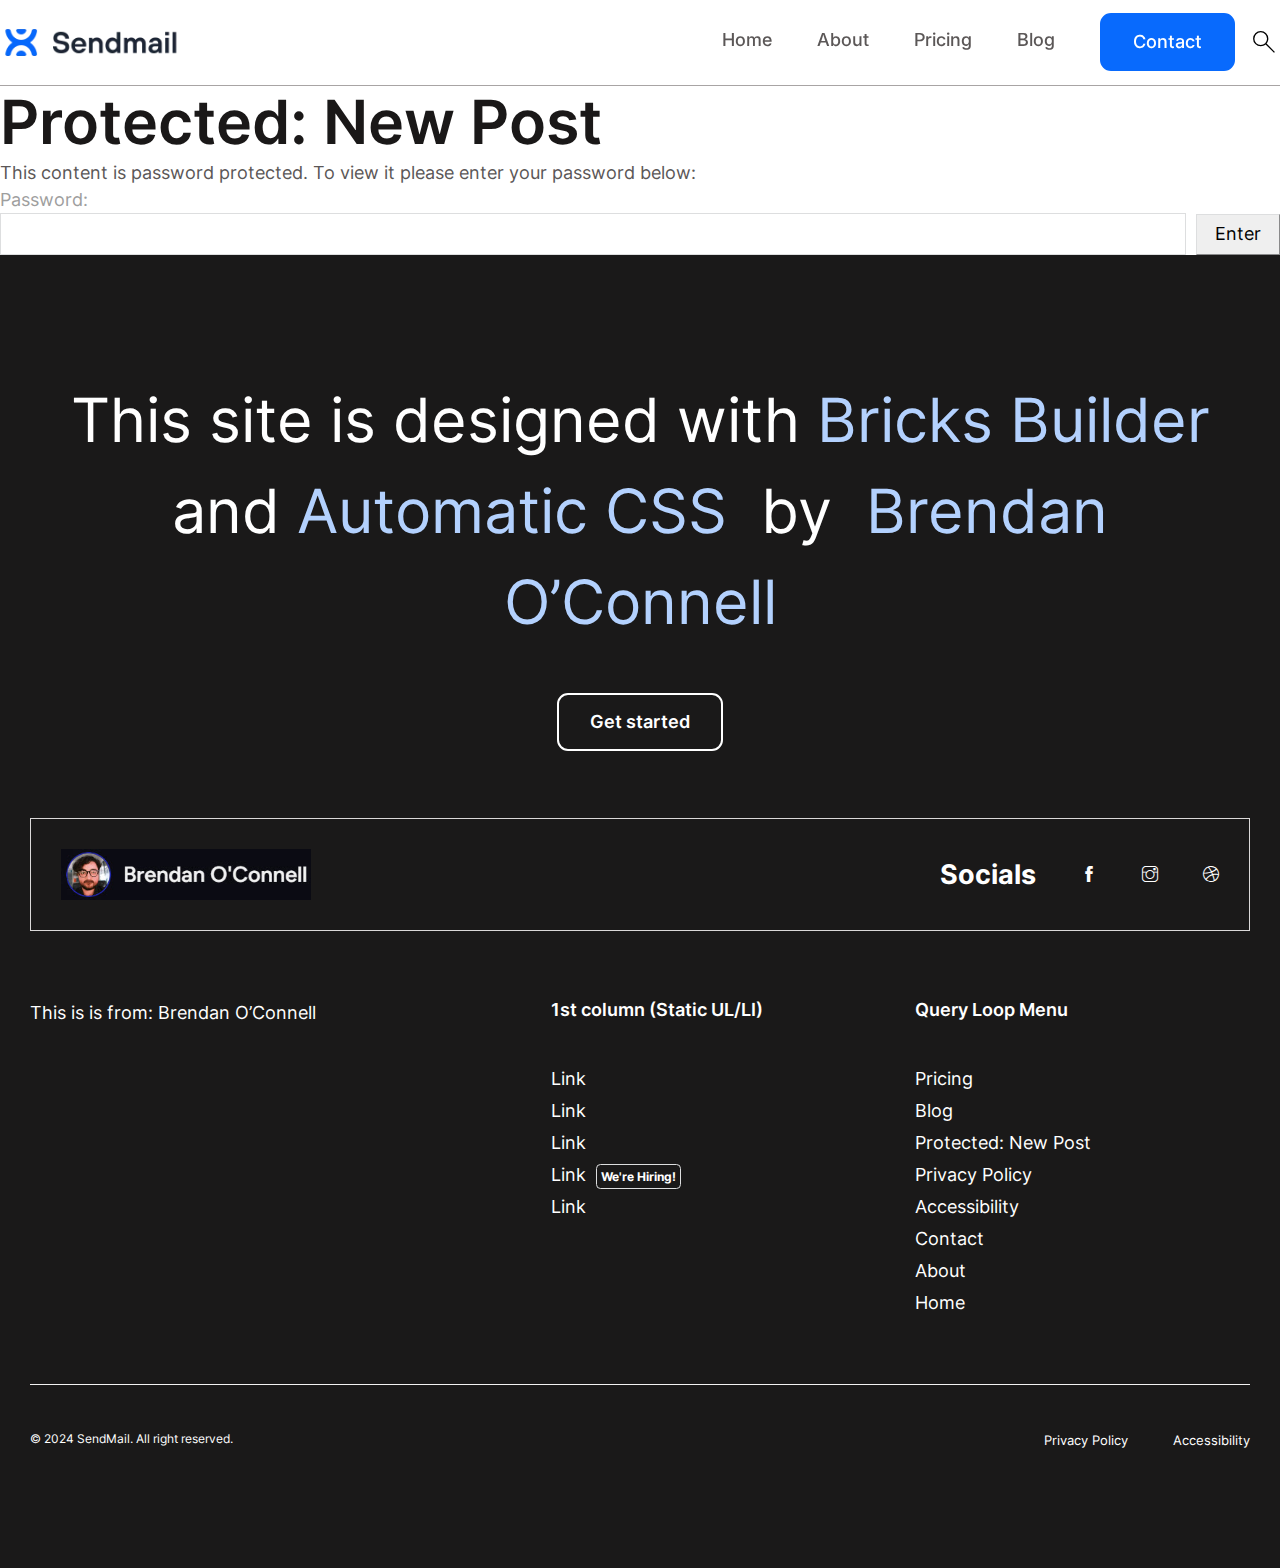
<file: new-post/index.html>
<!DOCTYPE html>
<html lang="en-US">
<head>
<meta charset="UTF-8">
<meta name="viewport" content="width=device-width, initial-scale=1">
<title>New Post &#8211; SendMail</title>
<meta name="robots" content="noindex, nofollow">
<link rel="dns-prefetch" href="//fonts.googleapis.com">
<link rel="alternate" type="application/rss+xml" title="SendMail &raquo; Feed" href="/feed/">
<link rel="alternate" type="application/rss+xml" title="SendMail &raquo; Comments Feed" href="/comments/feed/">
<script>
window._wpemojiSettings = {"baseUrl":"https:\/\/s.w.org\/images\/core\/emoji\/15.0.3\/72x72\/","ext":".png","svgUrl":"https:\/\/s.w.org\/images\/core\/emoji\/15.0.3\/svg\/","svgExt":".svg","source":{"concatemoji":"\/wp-includes\/js\/wp-emoji-release.min.js?ver=6.6"}};
/*! This file is auto-generated */
!function(i,n){var o,s,e;function c(e){try{var t={supportTests:e,timestamp:(new Date).valueOf()};sessionStorage.setItem(o,JSON.stringify(t))}catch(e){}}function p(e,t,n){e.clearRect(0,0,e.canvas.width,e.canvas.height),e.fillText(t,0,0);var t=new Uint32Array(e.getImageData(0,0,e.canvas.width,e.canvas.height).data),r=(e.clearRect(0,0,e.canvas.width,e.canvas.height),e.fillText(n,0,0),new Uint32Array(e.getImageData(0,0,e.canvas.width,e.canvas.height).data));return t.every(function(e,t){return e===r[t]})}function u(e,t,n){switch(t){case"flag":return n(e,"🏳️‍⚧️","🏳️​⚧️")?!1:!n(e,"🇺🇳","🇺​🇳")&&!n(e,"🏴󠁧󠁢󠁥󠁮󠁧󠁿","🏴​󠁧​󠁢​󠁥​󠁮​󠁧​󠁿");case"emoji":return!n(e,"🐦‍⬛","🐦​⬛")}return!1}function f(e,t,n){var r="undefined"!=typeof WorkerGlobalScope&&self instanceof WorkerGlobalScope?new OffscreenCanvas(300,150):i.createElement("canvas"),a=r.getContext("2d",{willReadFrequently:!0}),o=(a.textBaseline="top",a.font="600 32px Arial",{});return e.forEach(function(e){o[e]=t(a,e,n)}),o}function t(e){var t=i.createElement("script");t.src=e,t.defer=!0,i.head.appendChild(t)}"undefined"!=typeof Promise&&(o="wpEmojiSettingsSupports",s=["flag","emoji"],n.supports={everything:!0,everythingExceptFlag:!0},e=new Promise(function(e){i.addEventListener("DOMContentLoaded",e,{once:!0})}),new Promise(function(t){var n=function(){try{var e=JSON.parse(sessionStorage.getItem(o));if("object"==typeof e&&"number"==typeof e.timestamp&&(new Date).valueOf()<e.timestamp+604800&&"object"==typeof e.supportTests)return e.supportTests}catch(e){}return null}();if(!n){if("undefined"!=typeof Worker&&"undefined"!=typeof OffscreenCanvas&&"undefined"!=typeof URL&&URL.createObjectURL&&"undefined"!=typeof Blob)try{var e="postMessage("+f.toString()+"("+[JSON.stringify(s),u.toString(),p.toString()].join(",")+"));",r=new Blob([e],{type:"text/javascript"}),a=new Worker(URL.createObjectURL(r),{name:"wpTestEmojiSupports"});return void(a.onmessage=function(e){c(n=e.data),a.terminate(),t(n)})}catch(e){}c(n=f(s,u,p))}t(n)}).then(function(e){for(var t in e)n.supports[t]=e[t],n.supports.everything=n.supports.everything&&n.supports[t],"flag"!==t&&(n.supports.everythingExceptFlag=n.supports.everythingExceptFlag&&n.supports[t]);n.supports.everythingExceptFlag=n.supports.everythingExceptFlag&&!n.supports.flag,n.DOMReady=!1,n.readyCallback=function(){n.DOMReady=!0}}).then(function(){return e}).then(function(){var e;n.supports.everything||(n.readyCallback(),(e=n.source||{}).concatemoji?t(e.concatemoji):e.wpemoji&&e.twemoji&&(t(e.twemoji),t(e.wpemoji)))}))}((window,document),window._wpemojiSettings);
</script>
<link rel="preconnect" href="https://fonts.gstatic.com/" crossorigin>
<link rel="stylesheet" id="bricks-advanced-themer-css" href="/wp-content/plugins/bricks-advanced-themer/assets/css/bricks-advanced-themer.css?ver=1716417690" media="all">
<style id="bricks-advanced-themer-inline-css">:root{--min-viewport:360;--max-viewport:1600;--base-font:10;--clamp-unit:1vw;}:root,.brxc-light-colors{}</style>
<style id="wp-emoji-styles-inline-css">img.wp-smiley, img.emoji {
		display: inline !important;
		border: none !important;
		box-shadow: none !important;
		height: 1em !important;
		width: 1em !important;
		margin: 0 0.07em !important;
		vertical-align: -0.1em !important;
		background: none !important;
		padding: 0 !important;
	}</style>
<link rel="stylesheet" id="wp-block-library-css" href="/wp-includes/css/dist/block-library/style.min.css?ver=6.6" media="all">
<link rel="stylesheet" id="automaticcss-core-css" href="/wp-content/uploads/automatic-css/automatic.css?ver=1721285623" media="all">
<style id="automaticcss-core-inline-css">/* File: automatic-custom-css.css - Version: 3.0.4 - Generated: 2024-07-17 23:53:43 */</style>
<link rel="stylesheet" id="automaticcss-gutenberg-css" href="/wp-content/uploads/automatic-css/automatic-gutenberg.css?ver=1721285624" media="all">
<link rel="stylesheet" id="automaticcss-gutenberg-color-palette-css" href="/wp-content/uploads/automatic-css/automatic-gutenberg-color-palette.css?ver=1721285625" media="all">
<style id="classic-theme-styles-inline-css">/*! This file is auto-generated */
.wp-block-button__link{color:#fff;background-color:#32373c;border-radius:9999px;box-shadow:none;text-decoration:none;padding:calc(.667em + 2px) calc(1.333em + 2px);font-size:1.125em}.wp-block-file__button{background:#32373c;color:#fff;text-decoration:none}</style>
<style id="global-styles-inline-css">:root{--wp--preset--aspect-ratio--square: 1;--wp--preset--aspect-ratio--4-3: 4/3;--wp--preset--aspect-ratio--3-4: 3/4;--wp--preset--aspect-ratio--3-2: 3/2;--wp--preset--aspect-ratio--2-3: 2/3;--wp--preset--aspect-ratio--16-9: 16/9;--wp--preset--aspect-ratio--9-16: 9/16;--wp--preset--color--black: var(--black);--wp--preset--color--cyan-bluish-gray: #abb8c3;--wp--preset--color--white: var(--white);--wp--preset--color--pale-pink: #f78da7;--wp--preset--color--vivid-red: #cf2e2e;--wp--preset--color--luminous-vivid-orange: #ff6900;--wp--preset--color--luminous-vivid-amber: #fcb900;--wp--preset--color--light-green-cyan: #7bdcb5;--wp--preset--color--vivid-green-cyan: #00d084;--wp--preset--color--pale-cyan-blue: #8ed1fc;--wp--preset--color--vivid-cyan-blue: #0693e3;--wp--preset--color--vivid-purple: #9b51e0;--wp--preset--color--primary: var(--primary);--wp--preset--color--secondary: var(--secondary);--wp--preset--color--base: var(--base);--wp--preset--color--neutral: var(--neutral);--wp--preset--color--transparent: transparent;--wp--preset--color--primary-ultra-dark: var(--primary-ultra-dark);--wp--preset--color--primary-dark: var(--primary-dark);--wp--preset--color--primary-semi-dark: var(--primary-semi-dark);--wp--preset--color--primary-medium: var(--primary-medium);--wp--preset--color--primary-semi-light: var(--primary-semi-light);--wp--preset--color--primary-light: var(--primary-light);--wp--preset--color--primary-ultra-light: var(--primary-ultra-light);--wp--preset--color--primary-comp: var(--primary-comp);--wp--preset--color--primary-hover: var(--primary-hover);--wp--preset--color--primary-trans-90: var(--primary-trans-90);--wp--preset--color--primary-trans-80: var(--primary-trans-80);--wp--preset--color--primary-trans-70: var(--primary-trans-70);--wp--preset--color--primary-trans-60: var(--primary-trans-60);--wp--preset--color--primary-trans-40: var(--primary-trans-40);--wp--preset--color--primary-trans-50: var(--primary-trans-50);--wp--preset--color--primary-trans-30: var(--primary-trans-30);--wp--preset--color--primary-trans-20: var(--primary-trans-20);--wp--preset--color--primary-trans-10: var(--primary-trans-10);--wp--preset--color--primary-ultra-dark-trans-90: var(--primary-ultra-dark-trans-90);--wp--preset--color--primary-ultra-dark-trans-80: var(--primary-ultra-dark-trans-80);--wp--preset--color--primary-ultra-dark-trans-70: var(--primary-ultra-dark-trans-70);--wp--preset--color--primary-ultra-dark-trans-60: var(--primary-ultra-dark-trans-60);--wp--preset--color--primary-ultra-dark-trans-50: var(--primary-ultra-dark-trans-50);--wp--preset--color--primary-ultra-dark-trans-40: var(--primary-ultra-dark-trans-40);--wp--preset--color--primary-ultra-dark-trans-30: var(--primary-ultra-dark-trans-30);--wp--preset--color--primary-ultra-dark-trans-20: var(--primary-ultra-dark-trans-20);--wp--preset--color--primary-ultra-dark-trans-10: var(--primary-ultra-dark-trans-10);--wp--preset--color--primary-dark-trans-90: var(--primary-dark-trans-90);--wp--preset--color--primary-dark-trans-80: var(--primary-dark-trans-80);--wp--preset--color--primary-dark-trans-70: var(--primary-dark-trans-70);--wp--preset--color--primary-dark-trans-60: var(--primary-dark-trans-60);--wp--preset--color--primary-dark-trans-50: var(--primary-dark-trans-50);--wp--preset--color--primary-dark-trans-40: var(--primary-dark-trans-40);--wp--preset--color--primary-dark-trans-30: var(--primary-dark-trans-30);--wp--preset--color--primary-dark-trans-20: var(--primary-dark-trans-20);--wp--preset--color--primary-dark-trans-10: var(--primary-dark-trans-10);--wp--preset--color--primary-light-trans-90: var(--primary-light-trans-90);--wp--preset--color--primary-light-trans-80: var(--primary-light-trans-80);--wp--preset--color--primary-light-trans-70: var(--primary-light-trans-70);--wp--preset--color--primary-light-trans-60: var(--primary-light-trans-60);--wp--preset--color--primary-light-trans-50: var(--primary-light-trans-50);--wp--preset--color--primary-light-trans-40: var(--primary-light-trans-40);--wp--preset--color--primary-light-trans-30: var(--primary-light-trans-30);--wp--preset--color--primary-light-trans-20: var(--primary-light-trans-20);--wp--preset--color--primary-light-trans-10: var(--primary-light-trans-10);--wp--preset--color--secondary-ultra-dark: var(--secondary-ultra-dark);--wp--preset--color--secondary-dark: var(--secondary-dark);--wp--preset--color--secondary-semi-dark: var(--secondary-semi-dark);--wp--preset--color--secondary-medium: var(--secondary-medium);--wp--preset--color--secondary-semi-light: var(--secondary-semi-light);--wp--preset--color--secondary-light: var(--secondary-light);--wp--preset--color--secondary-ultra-light: var(--secondary-ultra-light);--wp--preset--color--secondary-comp: var(--secondary-comp);--wp--preset--color--secondary-hover: var(--secondary-hover);--wp--preset--color--secondary-trans-90: var(--secondary-trans-90);--wp--preset--color--secondary-trans-80: var(--secondary-trans-80);--wp--preset--color--secondary-trans-70: var(--secondary-trans-70);--wp--preset--color--secondary-trans-60: var(--secondary-trans-60);--wp--preset--color--secondary-trans-40: var(--secondary-trans-40);--wp--preset--color--secondary-trans-50: var(--secondary-trans-50);--wp--preset--color--secondary-trans-30: var(--secondary-trans-30);--wp--preset--color--secondary-trans-20: var(--secondary-trans-20);--wp--preset--color--secondary-trans-10: var(--secondary-trans-10);--wp--preset--color--secondary-ultra-dark-trans-90: var(--secondary-ultra-dark-trans-90);--wp--preset--color--secondary-ultra-dark-trans-80: var(--secondary-ultra-dark-trans-80);--wp--preset--color--secondary-ultra-dark-trans-70: var(--secondary-ultra-dark-trans-70);--wp--preset--color--secondary-ultra-dark-trans-60: var(--secondary-ultra-dark-trans-60);--wp--preset--color--secondary-ultra-dark-trans-50: var(--secondary-ultra-dark-trans-50);--wp--preset--color--secondary-ultra-dark-trans-40: var(--secondary-ultra-dark-trans-40);--wp--preset--color--secondary-ultra-dark-trans-30: var(--secondary-ultra-dark-trans-30);--wp--preset--color--secondary-ultra-dark-trans-20: var(--secondary-ultra-dark-trans-20);--wp--preset--color--secondary-ultra-dark-trans-10: var(--secondary-ultra-dark-trans-10);--wp--preset--color--secondary-dark-trans-90: var(--secondary-dark-trans-90);--wp--preset--color--secondary-dark-trans-80: var(--secondary-dark-trans-80);--wp--preset--color--secondary-dark-trans-70: var(--secondary-dark-trans-70);--wp--preset--color--secondary-dark-trans-60: var(--secondary-dark-trans-60);--wp--preset--color--secondary-dark-trans-50: var(--secondary-dark-trans-50);--wp--preset--color--secondary-dark-trans-40: var(--secondary-dark-trans-40);--wp--preset--color--secondary-dark-trans-30: var(--secondary-dark-trans-30);--wp--preset--color--secondary-dark-trans-20: var(--secondary-dark-trans-20);--wp--preset--color--secondary-dark-trans-10: var(--secondary-dark-trans-10);--wp--preset--color--secondary-light-trans-90: var(--secondary-light-trans-90);--wp--preset--color--secondary-light-trans-80: var(--secondary-light-trans-80);--wp--preset--color--secondary-light-trans-70: var(--secondary-light-trans-70);--wp--preset--color--secondary-light-trans-60: var(--secondary-light-trans-60);--wp--preset--color--secondary-light-trans-50: var(--secondary-light-trans-50);--wp--preset--color--secondary-light-trans-40: var(--secondary-light-trans-40);--wp--preset--color--secondary-light-trans-30: var(--secondary-light-trans-30);--wp--preset--color--secondary-light-trans-20: var(--secondary-light-trans-20);--wp--preset--color--secondary-light-trans-10: var(--secondary-light-trans-10);--wp--preset--color--base-ultra-dark: var(--base-ultra-dark);--wp--preset--color--base-dark: var(--base-dark);--wp--preset--color--base-semi-dark: var(--base-semi-dark);--wp--preset--color--base-medium: var(--base-medium);--wp--preset--color--base-semi-light: var(--base-semi-light);--wp--preset--color--base-light: var(--base-light);--wp--preset--color--base-ultra-light: var(--base-ultra-light);--wp--preset--color--base-comp: var(--base-comp);--wp--preset--color--base-hover: var(--base-hover);--wp--preset--color--base-trans-90: var(--base-trans-90);--wp--preset--color--base-trans-80: var(--base-trans-80);--wp--preset--color--base-trans-70: var(--base-trans-70);--wp--preset--color--base-trans-60: var(--base-trans-60);--wp--preset--color--base-trans-40: var(--base-trans-40);--wp--preset--color--base-trans-50: var(--base-trans-50);--wp--preset--color--base-trans-30: var(--base-trans-30);--wp--preset--color--base-trans-20: var(--base-trans-20);--wp--preset--color--base-trans-10: var(--base-trans-10);--wp--preset--color--base-ultra-dark-trans-90: var(--base-ultra-dark-trans-90);--wp--preset--color--base-ultra-dark-trans-80: var(--base-ultra-dark-trans-80);--wp--preset--color--base-ultra-dark-trans-70: var(--base-ultra-dark-trans-70);--wp--preset--color--base-ultra-dark-trans-60: var(--base-ultra-dark-trans-60);--wp--preset--color--base-ultra-dark-trans-50: var(--base-ultra-dark-trans-50);--wp--preset--color--base-ultra-dark-trans-40: var(--base-ultra-dark-trans-40);--wp--preset--color--base-ultra-dark-trans-30: var(--base-ultra-dark-trans-30);--wp--preset--color--base-ultra-dark-trans-20: var(--base-ultra-dark-trans-20);--wp--preset--color--base-ultra-dark-trans-10: var(--base-ultra-dark-trans-10);--wp--preset--color--base-dark-trans-90: var(--base-dark-trans-90);--wp--preset--color--base-dark-trans-80: var(--base-dark-trans-80);--wp--preset--color--base-dark-trans-70: var(--base-dark-trans-70);--wp--preset--color--base-dark-trans-60: var(--base-dark-trans-60);--wp--preset--color--base-dark-trans-50: var(--base-dark-trans-50);--wp--preset--color--base-dark-trans-40: var(--base-dark-trans-40);--wp--preset--color--base-dark-trans-30: var(--base-dark-trans-30);--wp--preset--color--base-dark-trans-20: var(--base-dark-trans-20);--wp--preset--color--base-dark-trans-10: var(--base-dark-trans-10);--wp--preset--color--base-light-trans-90: var(--base-light-trans-90);--wp--preset--color--base-light-trans-80: var(--base-light-trans-80);--wp--preset--color--base-light-trans-70: var(--base-light-trans-70);--wp--preset--color--base-light-trans-60: var(--base-light-trans-60);--wp--preset--color--base-light-trans-50: var(--base-light-trans-50);--wp--preset--color--base-light-trans-40: var(--base-light-trans-40);--wp--preset--color--base-light-trans-30: var(--base-light-trans-30);--wp--preset--color--base-light-trans-20: var(--base-light-trans-20);--wp--preset--color--base-light-trans-10: var(--base-light-trans-10);--wp--preset--color--neutral-ultra-dark: var(--neutral-ultra-dark);--wp--preset--color--neutral-dark: var(--neutral-dark);--wp--preset--color--neutral-semi-dark: var(--neutral-semi-dark);--wp--preset--color--neutral-medium: var(--neutral-medium);--wp--preset--color--neutral-semi-light: var(--neutral-semi-light);--wp--preset--color--neutral-light: var(--neutral-light);--wp--preset--color--neutral-ultra-light: var(--neutral-ultra-light);--wp--preset--color--neutral-comp: var(--neutral-comp);--wp--preset--color--neutral-hover: var(--neutral-hover);--wp--preset--color--neutral-trans-90: var(--neutral-trans-90);--wp--preset--color--neutral-trans-80: var(--neutral-trans-80);--wp--preset--color--neutral-trans-70: var(--neutral-trans-70);--wp--preset--color--neutral-trans-60: var(--neutral-trans-60);--wp--preset--color--neutral-trans-40: var(--neutral-trans-40);--wp--preset--color--neutral-trans-50: var(--neutral-trans-50);--wp--preset--color--neutral-trans-30: var(--neutral-trans-30);--wp--preset--color--neutral-trans-20: var(--neutral-trans-20);--wp--preset--color--neutral-trans-10: var(--neutral-trans-10);--wp--preset--color--neutral-ultra-dark-trans-90: var(--neutral-ultra-dark-trans-90);--wp--preset--color--neutral-ultra-dark-trans-80: var(--neutral-ultra-dark-trans-80);--wp--preset--color--neutral-ultra-dark-trans-70: var(--neutral-ultra-dark-trans-70);--wp--preset--color--neutral-ultra-dark-trans-60: var(--neutral-ultra-dark-trans-60);--wp--preset--color--neutral-ultra-dark-trans-50: var(--neutral-ultra-dark-trans-50);--wp--preset--color--neutral-ultra-dark-trans-40: var(--neutral-ultra-dark-trans-40);--wp--preset--color--neutral-ultra-dark-trans-30: var(--neutral-ultra-dark-trans-30);--wp--preset--color--neutral-ultra-dark-trans-20: var(--neutral-ultra-dark-trans-20);--wp--preset--color--neutral-ultra-dark-trans-10: var(--neutral-ultra-dark-trans-10);--wp--preset--color--neutral-dark-trans-90: var(--neutral-dark-trans-90);--wp--preset--color--neutral-dark-trans-80: var(--neutral-dark-trans-80);--wp--preset--color--neutral-dark-trans-70: var(--neutral-dark-trans-70);--wp--preset--color--neutral-dark-trans-60: var(--neutral-dark-trans-60);--wp--preset--color--neutral-dark-trans-50: var(--neutral-dark-trans-50);--wp--preset--color--neutral-dark-trans-40: var(--neutral-dark-trans-40);--wp--preset--color--neutral-dark-trans-30: var(--neutral-dark-trans-30);--wp--preset--color--neutral-dark-trans-20: var(--neutral-dark-trans-20);--wp--preset--color--neutral-dark-trans-10: var(--neutral-dark-trans-10);--wp--preset--color--neutral-light-trans-90: var(--neutral-light-trans-90);--wp--preset--color--neutral-light-trans-80: var(--neutral-light-trans-80);--wp--preset--color--neutral-light-trans-70: var(--neutral-light-trans-70);--wp--preset--color--neutral-light-trans-60: var(--neutral-light-trans-60);--wp--preset--color--neutral-light-trans-50: var(--neutral-light-trans-50);--wp--preset--color--neutral-light-trans-40: var(--neutral-light-trans-40);--wp--preset--color--neutral-light-trans-30: var(--neutral-light-trans-30);--wp--preset--color--neutral-light-trans-20: var(--neutral-light-trans-20);--wp--preset--color--neutral-light-trans-10: var(--neutral-light-trans-10);--wp--preset--color--black-trans-90: var(--black-trans-90);--wp--preset--color--black-trans-80: var(--black-trans-80);--wp--preset--color--black-trans-70: var(--black-trans-70);--wp--preset--color--black-trans-60: var(--black-trans-60);--wp--preset--color--black-trans-50: var(--black-trans-50);--wp--preset--color--black-trans-40: var(--black-trans-40);--wp--preset--color--black-trans-30: var(--black-trans-30);--wp--preset--color--black-trans-20: var(--black-trans-20);--wp--preset--color--black-trans-10: var(--black-trans-10);--wp--preset--color--white-trans-90: var(--white-trans-90);--wp--preset--color--white-trans-80: var(--white-trans-80);--wp--preset--color--white-trans-70: var(--white-trans-70);--wp--preset--color--white-trans-60: var(--white-trans-60);--wp--preset--color--white-trans-50: var(--white-trans-50);--wp--preset--color--white-trans-40: var(--white-trans-40);--wp--preset--color--white-trans-30: var(--white-trans-30);--wp--preset--color--white-trans-20: var(--white-trans-20);--wp--preset--color--white-trans-10: var(--white-trans-10);--wp--preset--gradient--vivid-cyan-blue-to-vivid-purple: linear-gradient(135deg,rgba(6,147,227,1) 0%,rgb(155,81,224) 100%);--wp--preset--gradient--light-green-cyan-to-vivid-green-cyan: linear-gradient(135deg,rgb(122,220,180) 0%,rgb(0,208,130) 100%);--wp--preset--gradient--luminous-vivid-amber-to-luminous-vivid-orange: linear-gradient(135deg,rgba(252,185,0,1) 0%,rgba(255,105,0,1) 100%);--wp--preset--gradient--luminous-vivid-orange-to-vivid-red: linear-gradient(135deg,rgba(255,105,0,1) 0%,rgb(207,46,46) 100%);--wp--preset--gradient--very-light-gray-to-cyan-bluish-gray: linear-gradient(135deg,rgb(238,238,238) 0%,rgb(169,184,195) 100%);--wp--preset--gradient--cool-to-warm-spectrum: linear-gradient(135deg,rgb(74,234,220) 0%,rgb(151,120,209) 20%,rgb(207,42,186) 40%,rgb(238,44,130) 60%,rgb(251,105,98) 80%,rgb(254,248,76) 100%);--wp--preset--gradient--blush-light-purple: linear-gradient(135deg,rgb(255,206,236) 0%,rgb(152,150,240) 100%);--wp--preset--gradient--blush-bordeaux: linear-gradient(135deg,rgb(254,205,165) 0%,rgb(254,45,45) 50%,rgb(107,0,62) 100%);--wp--preset--gradient--luminous-dusk: linear-gradient(135deg,rgb(255,203,112) 0%,rgb(199,81,192) 50%,rgb(65,88,208) 100%);--wp--preset--gradient--pale-ocean: linear-gradient(135deg,rgb(255,245,203) 0%,rgb(182,227,212) 50%,rgb(51,167,181) 100%);--wp--preset--gradient--electric-grass: linear-gradient(135deg,rgb(202,248,128) 0%,rgb(113,206,126) 100%);--wp--preset--gradient--midnight: linear-gradient(135deg,rgb(2,3,129) 0%,rgb(40,116,252) 100%);--wp--preset--font-size--small: 13px;--wp--preset--font-size--medium: 20px;--wp--preset--font-size--large: 36px;--wp--preset--font-size--x-large: 42px;--wp--preset--spacing--20: 0.44rem;--wp--preset--spacing--30: 0.67rem;--wp--preset--spacing--40: 1rem;--wp--preset--spacing--50: 1.5rem;--wp--preset--spacing--60: 2.25rem;--wp--preset--spacing--70: 3.38rem;--wp--preset--spacing--80: 5.06rem;--wp--preset--shadow--natural: 6px 6px 9px rgba(0, 0, 0, 0.2);--wp--preset--shadow--deep: 12px 12px 50px rgba(0, 0, 0, 0.4);--wp--preset--shadow--sharp: 6px 6px 0px rgba(0, 0, 0, 0.2);--wp--preset--shadow--outlined: 6px 6px 0px -3px rgba(255, 255, 255, 1), 6px 6px rgba(0, 0, 0, 1);--wp--preset--shadow--crisp: 6px 6px 0px rgba(0, 0, 0, 1);}:where(.is-layout-flex){gap: 0.5em;}:where(.is-layout-grid){gap: 0.5em;}body .is-layout-flex{display: flex;}.is-layout-flex{flex-wrap: wrap;align-items: center;}.is-layout-flex > :is(*, div){margin: 0;}body .is-layout-grid{display: grid;}.is-layout-grid > :is(*, div){margin: 0;}:where(.wp-block-columns.is-layout-flex){gap: 2em;}:where(.wp-block-columns.is-layout-grid){gap: 2em;}:where(.wp-block-post-template.is-layout-flex){gap: 1.25em;}:where(.wp-block-post-template.is-layout-grid){gap: 1.25em;}.has-black-color{color: var(--wp--preset--color--black) !important;}.has-cyan-bluish-gray-color{color: var(--wp--preset--color--cyan-bluish-gray) !important;}.has-white-color{color: var(--wp--preset--color--white) !important;}.has-pale-pink-color{color: var(--wp--preset--color--pale-pink) !important;}.has-vivid-red-color{color: var(--wp--preset--color--vivid-red) !important;}.has-luminous-vivid-orange-color{color: var(--wp--preset--color--luminous-vivid-orange) !important;}.has-luminous-vivid-amber-color{color: var(--wp--preset--color--luminous-vivid-amber) !important;}.has-light-green-cyan-color{color: var(--wp--preset--color--light-green-cyan) !important;}.has-vivid-green-cyan-color{color: var(--wp--preset--color--vivid-green-cyan) !important;}.has-pale-cyan-blue-color{color: var(--wp--preset--color--pale-cyan-blue) !important;}.has-vivid-cyan-blue-color{color: var(--wp--preset--color--vivid-cyan-blue) !important;}.has-vivid-purple-color{color: var(--wp--preset--color--vivid-purple) !important;}.has-black-background-color{background-color: var(--wp--preset--color--black) !important;}.has-cyan-bluish-gray-background-color{background-color: var(--wp--preset--color--cyan-bluish-gray) !important;}.has-white-background-color{background-color: var(--wp--preset--color--white) !important;}.has-pale-pink-background-color{background-color: var(--wp--preset--color--pale-pink) !important;}.has-vivid-red-background-color{background-color: var(--wp--preset--color--vivid-red) !important;}.has-luminous-vivid-orange-background-color{background-color: var(--wp--preset--color--luminous-vivid-orange) !important;}.has-luminous-vivid-amber-background-color{background-color: var(--wp--preset--color--luminous-vivid-amber) !important;}.has-light-green-cyan-background-color{background-color: var(--wp--preset--color--light-green-cyan) !important;}.has-vivid-green-cyan-background-color{background-color: var(--wp--preset--color--vivid-green-cyan) !important;}.has-pale-cyan-blue-background-color{background-color: var(--wp--preset--color--pale-cyan-blue) !important;}.has-vivid-cyan-blue-background-color{background-color: var(--wp--preset--color--vivid-cyan-blue) !important;}.has-vivid-purple-background-color{background-color: var(--wp--preset--color--vivid-purple) !important;}.has-black-border-color{border-color: var(--wp--preset--color--black) !important;}.has-cyan-bluish-gray-border-color{border-color: var(--wp--preset--color--cyan-bluish-gray) !important;}.has-white-border-color{border-color: var(--wp--preset--color--white) !important;}.has-pale-pink-border-color{border-color: var(--wp--preset--color--pale-pink) !important;}.has-vivid-red-border-color{border-color: var(--wp--preset--color--vivid-red) !important;}.has-luminous-vivid-orange-border-color{border-color: var(--wp--preset--color--luminous-vivid-orange) !important;}.has-luminous-vivid-amber-border-color{border-color: var(--wp--preset--color--luminous-vivid-amber) !important;}.has-light-green-cyan-border-color{border-color: var(--wp--preset--color--light-green-cyan) !important;}.has-vivid-green-cyan-border-color{border-color: var(--wp--preset--color--vivid-green-cyan) !important;}.has-pale-cyan-blue-border-color{border-color: var(--wp--preset--color--pale-cyan-blue) !important;}.has-vivid-cyan-blue-border-color{border-color: var(--wp--preset--color--vivid-cyan-blue) !important;}.has-vivid-purple-border-color{border-color: var(--wp--preset--color--vivid-purple) !important;}.has-vivid-cyan-blue-to-vivid-purple-gradient-background{background: var(--wp--preset--gradient--vivid-cyan-blue-to-vivid-purple) !important;}.has-light-green-cyan-to-vivid-green-cyan-gradient-background{background: var(--wp--preset--gradient--light-green-cyan-to-vivid-green-cyan) !important;}.has-luminous-vivid-amber-to-luminous-vivid-orange-gradient-background{background: var(--wp--preset--gradient--luminous-vivid-amber-to-luminous-vivid-orange) !important;}.has-luminous-vivid-orange-to-vivid-red-gradient-background{background: var(--wp--preset--gradient--luminous-vivid-orange-to-vivid-red) !important;}.has-very-light-gray-to-cyan-bluish-gray-gradient-background{background: var(--wp--preset--gradient--very-light-gray-to-cyan-bluish-gray) !important;}.has-cool-to-warm-spectrum-gradient-background{background: var(--wp--preset--gradient--cool-to-warm-spectrum) !important;}.has-blush-light-purple-gradient-background{background: var(--wp--preset--gradient--blush-light-purple) !important;}.has-blush-bordeaux-gradient-background{background: var(--wp--preset--gradient--blush-bordeaux) !important;}.has-luminous-dusk-gradient-background{background: var(--wp--preset--gradient--luminous-dusk) !important;}.has-pale-ocean-gradient-background{background: var(--wp--preset--gradient--pale-ocean) !important;}.has-electric-grass-gradient-background{background: var(--wp--preset--gradient--electric-grass) !important;}.has-midnight-gradient-background{background: var(--wp--preset--gradient--midnight) !important;}.has-small-font-size{font-size: var(--wp--preset--font-size--small) !important;}.has-medium-font-size{font-size: var(--wp--preset--font-size--medium) !important;}.has-large-font-size{font-size: var(--wp--preset--font-size--large) !important;}.has-x-large-font-size{font-size: var(--wp--preset--font-size--x-large) !important;}
:where(.wp-block-post-template.is-layout-flex){gap: 1.25em;}:where(.wp-block-post-template.is-layout-grid){gap: 1.25em;}
:where(.wp-block-columns.is-layout-flex){gap: 2em;}:where(.wp-block-columns.is-layout-grid){gap: 2em;}
:root :where(.wp-block-pullquote){font-size: 1.5em;line-height: 1.6;}</style>
<link rel="stylesheet" id="bricks-frontend-css" href="/wp-content/themes/bricks/assets/css/frontend.min.css?ver=1721285667" media="all">
<style id="bricks-frontend-inline-css">:root { --x-backtotop-stroke-width: 4px;}[data-x-backtotop] { position: fixed; background: none; border: none; box-shadow: none; z-index: 10; box-shadow: 10px 10px 30px 0 rgb(0 0 0 / 12%); transition: all .125s ease-in; text-align: center; opacity: 0; width: 60px; height: 60px; right: 40px; bottom: 40px; transform: translateY(10px);}[data-x-backtotop*=progress] { height: auto!important;}[data-x-backtotop*=progress] { border-radius: 1000px;}body.bricks-is-frontend [data-x-backtotop]:focus { outline: none;}body.bricks-is-frontend [data-x-backtotop]:focus-visible { outline: thin dotted currentcolor;}.x-back-to-top.brx-draggable.is-empty { min-height: 0; min-width: 0;}.x-back-to-top[aria-hidden=true] { pointer-events: none;}.x-back-to-top_progress { vertical-align: middle; overflow: visible; z-index: 1;}svg.x-back-to-top_progress:not(:root) { overflow: visible;}.x-back-to-top_content { display: flex; align-items: center; justify-content: center; flex-direction: column; height: 100%; width: 100%;}[data-x-backtotop*=progress] .x-back-to-top_content { position: absolute; top: 0; left: 0; right: 0; bottom: 0; z-index: -1; overflow: hidden; border-radius: 1000px;}.x-back-to-top_progress-line { fill: transparent; stroke-width: calc( var(--x-backtotop-stroke-width) + 1px); stroke: #111; stroke-linecap: round;}.x-back-to-top_progress-background { stroke: #e5e5e5; fill: transparent; stroke-width: var(--x-backtotop-stroke-width);}svg.x-back-to-top_progress { inline-size: auto;}.x-back-to-top_builder-preview { opacity: 1!important; transform: none!important;}.brx-body.iframe [data-x-backtotop].brx-draggable { transition: all .125s ease-in}.brx-body.iframe .x-back-to-top { transition-property: all!important;}.brx-body.iframe .brx-draggable.is-empty:not(.editing) { outline: none;}
@font-face{font-family:"Inter";font-weight:400;font-display:swap;src:url(/wp-content/uploads/2024/05/Inter-VariableFont_slntwght.woff2) format("woff2");}@font-face{font-family:"Inter";font-weight:600;font-display:swap;src:url(/wp-content/uploads/2024/05/Inter-VariableFont_slntwght.woff2) format("woff2");}@font-face{font-family:"Inter";font-weight:700;font-display:swap;src:url(/wp-content/uploads/2024/05/Inter-VariableFont_slntwght.woff2) format("woff2");}@font-face{font-family:"Inter";font-weight:800;font-display:swap;src:url(/wp-content/uploads/2024/05/Inter-VariableFont_slntwght.woff2) format("woff2");}</style>
<link rel="stylesheet" id="bricks-child-css" href="/wp-content/themes/bricks-child/style.css?ver=1709125742" media="all">
<link rel="stylesheet" id="bricks-default-content-css" href="/wp-content/themes/bricks/assets/css/frontend/content-default.min.css?ver=1721285667" media="all">
<link rel="stylesheet" id="bricks-font-awesome-6-css" href="/wp-content/themes/bricks/assets/css/libs/font-awesome-6.min.css?ver=1721285667" media="all">
<link rel="stylesheet" id="bricks-themify-icons-css" href="/wp-content/themes/bricks/assets/css/libs/themify-icons.min.css?ver=1721285667" media="all">
<link rel="stylesheet" id="automaticcss-bricks-css" href="/wp-content/uploads/automatic-css/automatic-bricks.css?ver=1721285624" media="all">
<link rel="stylesheet" id="color-scheme-switcher-frontend-css" href="/wp-content/plugins/automaticcss-plugin/classes/Features/Color_Scheme_Switcher/css/frontend.css?ver=1721285527" media="all">
<link rel="stylesheet" id="automaticcss-frames-css" href="/wp-content/uploads/automatic-css/automatic-frames.css?ver=1721285625" media="all">
<style id="bricks-frontend-inline-inline-css">html {scroll-behavior: smooth}
:root {}:root { --bricks-color-acss_import_transparent: transparent; }  body {font-family: "Inter"} h1, h2, h3, h4, h5, h6 {font-weight: 600} .brxe-container {width: 1280px} .woocommerce main.site-main {width: 1280px} #brx-content.wordpress {width: 1280px} .header.brxe-div {border-bottom: 1px solid var(--neutral-semi-light)} .header { margin-inline: auto; } .header__inner.brxe-container {display: flex; flex-direction: row; align-items: center; justify-content: space-between; align-self: center !important; padding-top: var(--space-xs); padding-right: var(--section-padding-x); padding-bottom: var(--space-xs); padding-left: var(--section-padding-x)} @media (max-width: 767px) {.header__inner.brxe-container {flex-wrap: nowrap} } .header__logo.brxe-image {width: 10em} .nav.brxe-nav-menu .bricks-mobile-menu-toggle {color: var(--fr-text-dark)} .nav.brxe-nav-menu .bricks-mobile-menu > li > a {color: var(--fr-text-light)} .nav.brxe-nav-menu .bricks-mobile-menu > li > .brx-submenu-toggle > * {color: var(--fr-text-light)} .nav.brxe-nav-menu .bricks-nav-menu > li {margin-left: 0} .nav.brxe-nav-menu .bricks-nav-menu .sub-menu .brx-submenu-toggle > a + button {color: var(--link-color); font-size: var(--text-s); line-height: 1} .nav.brxe-nav-menu .bricks-nav-menu .sub-menu {background-color: var(--shade-ultra-light)} .nav.brxe-nav-menu .bricks-nav-menu .sub-menu > li > a {color: var(--link-color)} .nav.brxe-nav-menu .bricks-nav-menu .sub-menu > li > .brx-submenu-toggle > * {color: var(--link-color)} .nav.brxe-nav-menu .bricks-mobile-menu .sub-menu > li > a {color: var(--fr-text-light)} .nav.brxe-nav-menu .bricks-mobile-menu .sub-menu > li > .brx-submenu-toggle > * {color: var(--fr-text-light)} .nav.brxe-nav-menu .bricks-nav-menu > li:hover > a {color: var(--link-color-hover)} .nav.brxe-nav-menu .bricks-nav-menu > li:hover > .brx-submenu-toggle > * {color: var(--link-color-hover)} .nav.brxe-nav-menu {font-variation-settings: "wght" 500; width: 100%; display: flex; justify-content: flex-end} .nav.brxe-nav-menu .bricks-nav-menu > li > a {color: var(--neutral-semi-dark); line-height: var(--btn-line-height); font-weight: 200; padding-top: calc(var(--btn-pad-y) / 1); padding-bottom: calc(var(--btn-pad-y) / 1); justify-content: center} .nav.brxe-nav-menu .bricks-nav-menu > li > .brx-submenu-toggle > * {color: var(--neutral-semi-dark); line-height: var(--btn-line-height); font-weight: 200; padding-top: calc(var(--btn-pad-y) / 1); padding-bottom: calc(var(--btn-pad-y) / 1)} .nav.brxe-nav-menu .bricks-nav-menu .current-menu-item > a {color: var(--link-color-active)} .nav.brxe-nav-menu .bricks-nav-menu .current-menu-item > .brx-submenu-toggle > * {color: var(--link-color-active)} .nav.brxe-nav-menu .bricks-nav-menu > .current-menu-parent > a {color: var(--link-color-active)} .nav.brxe-nav-menu .bricks-nav-menu > .current-menu-parent > .brx-submenu-toggle > * {color: var(--link-color-active)} .nav.brxe-nav-menu .bricks-nav-menu > .current-menu-ancestor > a {color: var(--link-color-active)} .nav.brxe-nav-menu .bricks-nav-menu > .current-menu-ancestor > .brx-submenu-toggle > * {color: var(--link-color-active)} .nav.brxe-nav-menu .bricks-nav-menu .sub-menu > li:hover > a {color: var(--link-color-hover)} .nav.brxe-nav-menu .bricks-nav-menu .sub-menu > li:hover > .brx-submenu-toggle > * {color: var(--link-color-hover)} .nav.brxe-nav-menu .bricks-nav-menu .sub-menu .brx-submenu-toggle > a:hover + button {color: var(--link-color-hover)} .nav.brxe-nav-menu .bricks-nav-menu .sub-menu button[aria-expanded="true"] > * {transform: rotateZ(270deg)} .nav.brxe-nav-menu .bricks-nav-menu button[aria-expanded="true"] > * {transform: rotateZ(180deg)} .nav.brxe-nav-menu .bricks-nav-menu .sub-menu .brx-submenu-toggle button {padding-right: 20px} .nav.brxe-nav-menu .bricks-nav-menu .sub-menu a {padding-right: 0; padding-left: 0} .nav.brxe-nav-menu .bricks-nav-menu .sub-menu button {padding-right: 0; padding-left: 0} .nav.brxe-nav-menu .bricks-nav-menu {gap: var(--content-gap)} .nav.brxe-nav-menu .bricks-nav-menu > li > .brx-submenu-toggle {justify-content: center} .nav { --link-color: var(--primary-ultra-dark); --link-color-hover: var(--primary-hover); --link-color-active: var(--primary);--button-color: var(--primary); --button-color-hover: var(--primary-hover); --button-text: var(--fr-text-light); --button-text-hover: var(--fr-text-light); --toggle-gap: .5em; --sub-li-padding: 1em;} .nav ul.bricks-mobile-menu { display: flex; align-items: center;} .show-mobile-menu ul.bricks-mobile-menu { display: flex; flex-direction: column; align-items: flex-start;} .nav { align-items: center; } .nav nav {width: 100%;}.nav .bricks-nav-menu > li:first-child,.nav .bricks-nav-menu > li:last-child { margin-inline-start: auto;}.nav .bricks-nav-menu > li:last-child a {background-color: var(--button-color); border-color: var(--button-color);color: var(--button-text)!important; border-width: var(--btn-border-size); border-radius: var(--btn-radius); border-style: solid; min-inline-size: var(--btn-width); line-height: var(--btn-line-height); letter-spacing: var(--btn-letter-spacing); text-transform: var(--btn-text-transform); text-decoration: var(--btn-text-decoration);font-style: var(--btn-text-style); font-weight: var(--btn-weight); padding: var(--btn-pad-y) var(--btn-pad-x); justify-content: center; text-align: center;}.nav .bricks-nav-menu > li:last-child a:hover {background-color: var(--button-color-hover); border-color: var(--button-color-hover);color: var(--button-text-hover)!important;} .nav .brx-submenu-toggle {display: flex; flex-direction: row; gap: var(--toggle-gap);} .nav .brx-submenu-toggle button { margin: 0!important; padding: 0!important;} .nav .sub-menu {min-inline-size: max-content!important;} .nav .sub-menu li {padding-inline: var(--sub-li-padding);} @media (max-width: 991px) {.nav.brxe-nav-menu {line-height: 0} }@media (max-width: 767px) {.nav.brxe-nav-menu .bricks-mobile-menu > .menu-item-has-children .brx-submenu-toggle button {color: var(--fr-text-light)} } .footer-container.brxe-container {row-gap: var(--container-gap)} .footer__cta.brxe-block {display: flex; flex-direction: column; align-items: center; row-gap: var(--content-gap)} .footer__cta-heading.brxe-text {font-size: var(--h1); text-align: center} .footer__cta-heading.brxe-text a {font-size: var(--h1); text-align: center; font-size: inherit} .footer__cta-heading a{ color: var(--primary-light);} .footer__header.brxe-block {padding-top: var(--space-m); padding-right: var(--space-m); padding-bottom: var(--space-m); padding-left: var(--space-m); display: flex; flex-direction: row; justify-content: center; border: .1rem solid var(--neutral-light); align-items: center; flex-wrap: nowrap} .footer__social-wrapper.brxe-block {flex-direction: row; align-items: center; column-gap: var(--content-gap); justify-content: flex-end} .footer__socials-text.brxe-text-basic {font-size: var(--h3); font-weight: 700} .footer__socials.brxe-div {display: flex; column-gap: var(--content-gap)} .footer__social-icon.brxe-icon {font-size: 1.6rem} .footer__footer.brxe-block {row-gap: var(--container-gap)} .footer__footer-intro.brxe-block {row-gap: var(--content-gap); display: grid; align-items: initial; grid-template-columns: var(--grid-12); grid-gap: var(--grid-gap)} @media (max-width: 767px) {.footer__footer-intro.brxe-block {grid-template-columns: var(--grid-1)} } .footer__newsletter.brxe-block {row-gap: var(--content-gap); grid-column: 1/5} @media (max-width: 767px) {.footer__newsletter.brxe-block {grid-column: span 1} } .footer__nav-wrapper.brxe-block {grid-column: 6/-1} @media (max-width: 767px) {.footer__nav-wrapper.brxe-block {grid-column: span 1} } .footer-nav-wrapper.brxe-block {display: grid; align-items: initial; grid-template-columns: var(--grid-2); grid-gap: var(--grid-gap)} @media (max-width: 767px) {.footer-nav-wrapper.brxe-block {grid-template-columns: var(--grid-3)} }@media (max-width: 478px) {.footer-nav-wrapper.brxe-block {grid-template-columns: var(--grid-2)} } .footer-nav-column.brxe-div {display: flex; flex-direction: column; row-gap: var(--content-gap)} .footer-nav-heading.brxe-heading {font-size: var(--text-m)} .footer-menu.brxe-block {display: flex; flex-direction: column; row-gap: .5rem} .footer-link-update.brxe-text-basic {font-size: var(--text-s); color: var(--action); font-weight: 700; padding-top: .4rem; padding-right: .4rem; padding-bottom: .4rem; padding-left: .4rem; background-color: var(--action-ultra-light); margin-left: 1rem; border: 1px solid var(--bricks-border-color); border-radius: var(--radius-xs)} .footer__copy-legal.brxe-block {display: grid; align-items: initial; grid-template-columns: var(--grid-2); padding-top: var(--space-l); border-top: .1rem solid var(--neutral-ultra-light); align-items: center} @media (max-width: 767px) {.footer__copy-legal.brxe-block {grid-template-columns: var(--grid-1)} } .footer-bottom__left.brxe-block {flex-direction: row; row-gap: var(--space-xs); column-gap: var(--space-xs); align-items: center} @media (max-width: 478px) {.footer-bottom__left.brxe-block {flex-direction: column; align-items: flex-start} } .footer-copyright.brxe-text-basic {font-size: var(--text-s)} .footer-legal-nav.brxe-block {flex-direction: row; column-gap: var(--content-gap)} .footer-legal__li.brxe-div {line-height: 1} .footer-legal__link-text.brxe-text-link {font-size: calc(var(--text-s) * 1.1)}  .bricks-is-frontend .animation-trigger{ opacity:0; }  .animate{ animation-name: fadeAnimation; animation-delay: calc(var(--delay, 0) * 200ms); animation-duration: var(--duration, 400ms); animation-timing-function: ease-in-out; animation-fill-mode: forwards; }  .animation--left-to-right{ --translate: -20px,0,0; } .animation--right-to-left{ --translate: 20px,0,0; } .animation--top-to-bottom{ --translate: 0,-20px,0; } .animation--bottom-to-top{ --translate: 0,20px,0; }  @keyframes fadeAnimation{ from{ color: rgba(0, 0, 0, 0.35); transform: translate3d(var(--translate)); } to{ opacity: 1; transform: translate3d(0,0,0); color: rgba(0, 0, 0, 1); } }  .bricks-is-frontend .animation-trigger { color: rgba(0, 0, 0, 0.35);  }  .fade { animation-name: fadeInAnimation; animation-duration: var(--duration, 400ms); animation-timing-function: ease-in-out; animation-fill-mode: forwards; }  @keyframes fadeInAnimation { from { color: rgba(0, 0, 0, 0.35);  } to { color: rgba(0, 0, 0, 1);  } } @media (max-width: 991px) {#brxe-yryzcv .bricks-nav-menu-wrapper { display: none; }#brxe-yryzcv .bricks-mobile-menu-toggle { display: block; }}#brxe-yryzcv button {height: 1.15em; width: 1.15em} #brxe-vteckb svg {height: var(--icon); width: var(--icon)} #brxe-vteckb button {height: var(--icon); width: var(--icon)} #brxe-vteckb form {overflow: hidden} #brxe-vykytl {display: flex; align-items: center; column-gap: var(--space-xs)} #brxe-wpkctk {padding-right: 0; padding-left: 0} @media (max-width: 991px) {#brxe-wpkctk {padding-right: var(--section-padding-x); padding-left: var(--section-padding-x)} } #brxe-gzfdjg .bricks-site-logo {width: 250px} #brxe-vqvkgu {justify-content: flex-end} @media (max-width: 767px) {#brxe-vqvkgu {justify-content: flex-start} } #brxe-kqxrop {display: flex} #brxe-ixrttd {border-top: 1px solid var(--action-ultra-light)} #brxe-jrmops {right: 40px; bottom: 40px; transform: translateY(10px); width: 50px} #brxe-jrmops .x-back-to-top_progress-line {stroke: var(--action)} #brxe-jrmops .x-back-to-top_progress {--x-backtotop-stroke-width: 3px} #brx-header.sticky.scrolling > .brxe-section,#brx-header.sticky.scrolling > .brxe-container,#brx-header.sticky.scrolling > .brxe-block,#brx-header.sticky.scrolling > .brxe-div {background-color: var(--white-trans-90)}</style>
<link rel="stylesheet" id="bricks-google-fonts-css" href="https://fonts.googleapis.com/css2?family=Inter:wght@100;200;300;400;500;600;700;800;900&#038;display=swap" media="all">
<script id="color-scheme-switcher-frontend-js-extra">var acss = {"color_mode":"light","enable_client_color_preference":"false"};</script>
<script src="/wp-content/plugins/automaticcss-plugin/classes/Features/Color_Scheme_Switcher/js/frontend.min.js?ver=1721285527" id="color-scheme-switcher-frontend-js"></script>
<link rel="https://api.w.org/" href="/wp-json/">
<link rel="alternate" title="JSON" type="application/json" href="/wp-json/wp/v2/pages/147">
<link rel="EditURI" type="application/rsd+xml" title="RSD" href="/xmlrpc.php?rsd">
<meta name="generator" content="WordPress 6.6">
<link rel="canonical" href="/new-post/">
<link rel="shortlink" href="/?p=147">
<link rel="alternate" title="oEmbed (JSON)" type="application/json+oembed" href="/wp-json/oembed/1.0/embed?url=https%3A%2F%2F%2Fnew-post%2F">
<link rel="alternate" title="oEmbed (XML)" type="text/xml+oembed" href="/wp-json/oembed/1.0/embed?url=https%3A%2F%2F%2Fnew-post%2F#038;format=xml">

<!-- Facebook Open Graph (by Bricks) -->
<meta property="og:url" content="/new-post/">
<meta property="og:site_name" content="SendMail">
<meta property="og:title" content="Protected: New Post">
<meta property="og:description" content="There is no excerpt because this is a protected post.">
<meta property="og:type" content="website">
</head>

<body class="page-template-default page page-id-147 brx-body bricks-is-frontend wp-embed-responsive">		<a class="skip-link" href="#brx-content" aria-label="Skip to main content">Skip to main content</a>

					<a class="skip-link" href="#brx-footer" aria-label="Skip to footer">Skip to footer</a>
			<header id="brx-header" class="sticky on-scroll" data-slide-up-after="600"><div id="brxe-ureirh" class="brxe-div header bricks-lazy-hidden"><div id="brxe-wpkctk" class="brxe-container header__inner bricks-lazy-hidden">
<a id="brxe-lfzyer" class="brxe-image fr-logo header__logo tag" href="/"><img width="408" height="96" src="/wp-content/uploads/2024/05/Sendmail-Logo1.webp" class="css-filter size-full" alt="SendMail logo" loading="eager" decoding="async" srcset="/wp-content/uploads/2024/05/Sendmail-Logo1.webp 408w, /wp-content/uploads/2024/05/Sendmail-Logo1-300x71.webp 300w" sizes="(max-width: 408px) 100vw, 408px"></a><div id="brxe-vykytl" class="brxe-div bricks-lazy-hidden">
<div id="brxe-yryzcv" data-script-id="yryzcv" class="brxe-nav-menu nav">
<nav class="bricks-nav-menu-wrapper tablet_portrait"><ul id="menu-primary-menu" class="bricks-nav-menu">
<li id="menu-item-47" class="menu-item menu-item-type-post_type menu-item-object-page menu-item-home menu-item-47 bricks-menu-item"><a href="/">Home</a></li>
<li id="menu-item-49" class="menu-item menu-item-type-post_type menu-item-object-page menu-item-49 bricks-menu-item"><a href="/about/">About</a></li>
<li id="menu-item-448" class="menu-item menu-item-type-post_type menu-item-object-page menu-item-448 bricks-menu-item"><a href="/pricing/">Pricing</a></li>
<li id="menu-item-165" class="menu-item menu-item-type-post_type menu-item-object-page menu-item-165 bricks-menu-item"><a href="/blog/">Blog</a></li>
<li id="menu-item-50" class="menu-item menu-item-type-post_type menu-item-object-page menu-item-50 bricks-menu-item"><a href="/contact/">Contact</a></li>
</ul></nav>			<button class="bricks-mobile-menu-toggle" aria-haspopup="true" aria-label="Open mobile menu" aria-expanded="false">
				<span class="bar-top"></span>
				<span class="bar-center"></span>
				<span class="bar-bottom"></span>
			</button>
			<nav class="bricks-mobile-menu-wrapper left"><ul id="menu-primary-menu-1" class="bricks-mobile-menu">
<li class="menu-item menu-item-type-post_type menu-item-object-page menu-item-home menu-item-47 bricks-menu-item"><a href="/">Home</a></li>
<li class="menu-item menu-item-type-post_type menu-item-object-page menu-item-49 bricks-menu-item"><a href="/about/">About</a></li>
<li class="menu-item menu-item-type-post_type menu-item-object-page menu-item-448 bricks-menu-item"><a href="/pricing/">Pricing</a></li>
<li class="menu-item menu-item-type-post_type menu-item-object-page menu-item-165 bricks-menu-item"><a href="/blog/">Blog</a></li>
<li class="menu-item menu-item-type-post_type menu-item-object-page menu-item-50 bricks-menu-item"><a href="/contact/">Contact</a></li>
</ul></nav><div class="bricks-mobile-menu-overlay"></div>
</div>
<div id="brxe-vteckb" class="brxe-search">
<button aria-expanded="false" aria-label="Toggle Search" class="toggle"><svg class="" xmlns="http://www.w3.org/2000/svg" width="32" height="32" viewbox="0 0 24 24"><path fill="currentColor" d="m19.485 20.154l-6.262-6.262q-.75.639-1.725.989q-.975.35-1.96.35q-2.402 0-4.066-1.663q-1.664-1.664-1.664-4.065T5.47 5.436q1.663-1.667 4.064-1.667q2.402 0 4.068 1.664q1.666 1.664 1.666 4.067q0 1.042-.369 2.017q-.37.975-.97 1.668l6.262 6.261zM9.538 14.23q1.99 0 3.361-1.37q1.37-1.37 1.37-3.361q0-1.99-1.37-3.36q-1.37-1.37-3.36-1.37q-1.99 0-3.361 1.37q-1.37 1.37-1.37 3.36q0 1.99 1.37 3.36q1.37 1.37 3.36 1.37"></path></svg></button>			<div class="bricks-search-overlay">
				<div class="bricks-search-inner">
					<h4 class="title">Search site</h4>
<form role="search" method="get" class="bricks-search-form" action="/">
	<label for="search-input-vteckb" class="screen-reader-text"><span>Search ...</span></label>
	<input type="search" placeholder="Search ..." value="" name="s" id="search-input-vteckb">

	</form>
				</div>

				<button aria-label="Close search" class="close">×</button>			</div>
			</div>
</div>
</div></div></header><article id="brx-content" class="wordpress post-147 page type-page status-publish post-password-required hentry">
	<h1>Protected: New Post</h1>
<form action="/wp-login.php?action=postpass" class="post-password-form" method="post">
<p>This content is password protected. To view it please enter your password below:</p>
<p><label for="pwbox-147">Password: <input name="post_password" id="pwbox-147" type="password" spellcheck="false" size="20"></label> <input type="submit" name="Submit" value="Enter"></p>
</form>
</article>
<footer id="brx-footer"><section id="brxe-ixrttd" class="brxe-section footer bg--dark bricks-lazy-hidden"><div id="brxe-axumfa" class="brxe-container footer-container bricks-lazy-hidden">
<div id="brxe-hmmiin" class="brxe-block footer__cta bricks-lazy-hidden">
<div id="brxe-nudpos" class="brxe-text footer__cta-heading">
<p>This site is designed with <a href="https://bricksbuilder.io/" target="_blank" rel="noopener">Bricks Builder</a> and <a href="https://automaticcss.com/" target="_blank" rel="noopener">Automatic CSS </a> by  <a href="https://brendan-oconnell.com/" target="_blank" rel="noopener">Brendan O&#8217;Connell</a></p>
</div>
<a id="brxe-dsqmvb" class="brxe-button btn--action bricks-button" href="/contact/">Get started</a>
</div>
<div id="brxe-lsgaqb" class="brxe-block footer__header bricks-lazy-hidden">
<div id="brxe-mgzxag" class="brxe-block footer__brand bricks-lazy-hidden"><a id="brxe-gzfdjg" class="brxe-logo footer__logo" href="https://brendan-oconnell.com/" target="_blank"><img width="345" height="70" src="/wp-content/uploads/2024/06/name-logo.jpg" class="bricks-site-logo css-filter" alt="SendMail" data-bricks-logo="/wp-content/uploads/2024/06/name-logo.jpg" loading="eager" decoding="async" srcset="/wp-content/uploads/2024/06/name-logo.jpg 345w, /wp-content/uploads/2024/06/name-logo-300x61.jpg 300w" sizes="(max-width: 345px) 100vw, 345px"></a></div>
<div id="brxe-hvqova" class="brxe-block footer__social-wrapper bricks-lazy-hidden">
<div id="brxe-tpwxds" class="brxe-div footer__text-wrapper bricks-lazy-hidden"><span id="brxe-yvwwjp" class="brxe-text-basic footer__socials-text">Socials</span></div>
<ul id="brxe-yrurhw" class="brxe-div list--none footer__socials bricks-lazy-hidden">
<div id="brxe-inmwsx" class="brxe-div footer__social-item bricks-lazy-hidden"><i id="brxe-iyhdmp" class="brxe-icon footer__social-icon ti-facebook"></i></div>
<div id="brxe-nnotjp" class="brxe-div footer__social-item bricks-lazy-hidden"><i id="brxe-bztntl" class="brxe-icon footer__social-icon ti-instagram"></i></div>
<div id="brxe-iugfwh" class="brxe-div footer__social-item bricks-lazy-hidden"><i id="brxe-uwbzrr" class="brxe-icon footer__social-icon ti-dribbble"></i></div>
</ul>
</div>
</div>
<div id="brxe-kwflim" class="brxe-block footer__footer bricks-lazy-hidden">
<div id="brxe-unaiyh" class="brxe-block footer__footer-intro bricks-lazy-hidden">
<div id="brxe-xbwjmv" class="brxe-block footer__newsletter bricks-lazy-hidden"><div id="brxe-otwojj" class="brxe-text footer__newsletter-text">
<p>This is is from: <a href="https://brendan-oconnell.com/" target="_blank" rel="noopener">Brendan O&#8217;Connell</a></p>
</div></div>
<div id="brxe-fphtse" class="brxe-block footer__nav-wrapper bricks-lazy-hidden"><nav id="brxe-yshesw" class="brxe-block footer-nav-wrapper bricks-lazy-hidden" aria-label="Footer"><div id="brxe-jvcnfn" class="brxe-div footer-nav-column bricks-lazy-hidden" lebelledby="regionheading">
<h3 id="brxe-jzktgt" class="brxe-heading footer-nav-heading" label="regionheading">1st column (Static UL/LI)</h3>
<ul id="brxe-ownhxq" class="brxe-block footer-menu list--none bricks-lazy-hidden">
<li id="brxe-rbbpjv" class="brxe-div footer-menu__link bricks-lazy-hidden"><a id="brxe-nmiimo" class="brxe-text-link footer-menu__link-text" href="#">Link</a></li>
<li id="brxe-clbnba" class="brxe-div footer-menu__link bricks-lazy-hidden"><a id="brxe-odqxsh" class="brxe-text-link footer-menu__link-text" href="#">Link</a></li>
<li id="brxe-lejghp" class="brxe-div footer-menu__link bricks-lazy-hidden"><a id="brxe-jrcftd" class="brxe-text-link footer-menu__link-text" href="#">Link</a></li>
<li id="brxe-bfnhty" class="brxe-div footer-menu__link bricks-lazy-hidden">
<a id="brxe-hmlbec" class="brxe-text-link footer-menu__link-text" href="#">Link</a><span id="brxe-nptsze" class="brxe-text-basic footer-link-update">We're Hiring!</span>
</li>
<li id="brxe-gmnyor" class="brxe-div footer-menu__link bricks-lazy-hidden"><a id="brxe-iujoxs" class="brxe-text-link footer-menu__link-text" href="#">Link</a></li>
</ul>
</div>
<div id="brxe-nsrjyo" class="brxe-div footer-nav-column bricks-lazy-hidden">
<h3 id="brxe-oaiohc" class="brxe-heading footer-nav-heading">Query Loop Menu</h3>
<ul id="brxe-bqeczk" class="brxe-block footer-menu list--none bricks-lazy-hidden">
<li class="brxe-pcaxbp brxe-div footer-menu__link bricks-lazy-hidden"><a class="brxe-uynqih brxe-text-link footer-menu__link-text" href="/pricing/">Pricing</a></li>
<li class="brxe-pcaxbp brxe-div footer-menu__link bricks-lazy-hidden"><a class="brxe-uynqih brxe-text-link footer-menu__link-text" href="/blog/">Blog</a></li>
<li class="brxe-pcaxbp brxe-div footer-menu__link bricks-lazy-hidden"><a class="brxe-uynqih brxe-text-link footer-menu__link-text" href="/new-post/" aria-current="page">Protected: New Post</a></li>
<li class="brxe-pcaxbp brxe-div footer-menu__link bricks-lazy-hidden"><a class="brxe-uynqih brxe-text-link footer-menu__link-text" href="/privacy-policy/">Privacy Policy</a></li>
<li class="brxe-pcaxbp brxe-div footer-menu__link bricks-lazy-hidden"><a class="brxe-uynqih brxe-text-link footer-menu__link-text" href="/accessibility/">Accessibility</a></li>
<li class="brxe-pcaxbp brxe-div footer-menu__link bricks-lazy-hidden"><a class="brxe-uynqih brxe-text-link footer-menu__link-text" href="/contact/">Contact</a></li>
<li class="brxe-pcaxbp brxe-div footer-menu__link bricks-lazy-hidden"><a class="brxe-uynqih brxe-text-link footer-menu__link-text" href="/about/">About</a></li>
<li class="brxe-pcaxbp brxe-div footer-menu__link bricks-lazy-hidden"><a class="brxe-uynqih brxe-text-link footer-menu__link-text" href="/">Home</a></li>
<li class="brx-query-trail" data-query-element-id="pcaxbp" data-query-vars="{&quot;post_type&quot;:[&quot;page&quot;],&quot;post_status&quot;:&quot;publish&quot;,&quot;paged&quot;:1,&quot;posts_per_page&quot;:&quot;10&quot;}" data-page="1" data-max-pages="1">
</ul>
</div></nav></div>
</div>
<div id="brxe-anfiqb" class="brxe-block footer__copy-legal bricks-lazy-hidden">
<div id="brxe-bxkosp" class="brxe-block footer-bottom__left bricks-lazy-hidden"><div id="brxe-otdaky" class="brxe-div footer-bottom__copyright bricks-lazy-hidden"><p id="brxe-xmbwua" class="brxe-text-basic footer-copyright">©  2024 SendMail. All right reserved.</p></div></div>
<nav id="brxe-kqxrop" class="brxe-div footer-nav-legal bricks-lazy-hidden" aria-label="Legal"><ul id="brxe-vqvkgu" class="brxe-block footer-legal-nav list--none bricks-lazy-hidden">
<li id="brxe-lnhrrm" class="brxe-div footer-legal__li bricks-lazy-hidden"><a id="brxe-gyewha" class="brxe-text-link footer-legal__link-text" href="/privacy-policy/">Privacy Policy</a></li>
<li id="brxe-ssglws" class="brxe-div footer-legal__li bricks-lazy-hidden"><a id="brxe-txmtlb" class="brxe-text-link footer-legal__link-text" href="/accessibility/">Accessibility</a></li>
</ul></nav>
</div>
</div>
</div></section><button id="brxe-jrmops" data-script-id="jrmops" class="brxe-xbacktotop bricks-lazy-hidden x-back-to-top" data-x-backtotop="{&quot;type&quot;:&quot;progress&quot;,&quot;scrollDistance&quot;:100,&quot;scrollUp&quot;:false}" aria-label="Back to top"><svg class="x-back-to-top_progress" height="100%" viewbox="0 0 100 100" width="100%">
              <path class="x-back-to-top_progress-background" d="M50,1 a50,50 0 0,1 0,100 a50,50 0 0,1 0,-100"></path>
              <path class="x-back-to-top_progress-line" d="M50,1 a50,50 0 0,1 0,100 a50,50 0 0,1 0,-100"></path>
          </svg><span class="x-back-to-top_content"><span class="x-back-to-top_icon"><i class="fas fa-chevron-up"></i></span></span></button></footer>        <span class="ssp-id" style="display:none">147</span>
		<script id="bricks-scripts-js-extra">var bricksData = {"debug":"","locale":"en_US","ajaxUrl":"\/wp-admin\/admin-ajax.php","restApiUrl":"\/wp-json\/bricks\/v1\/","nonce":"5a32b0b4d2","formNonce":"a70ba61c8e","wpRestNonce":"ef4f833731","postId":"147","recaptchaIds":[],"animatedTypingInstances":[],"videoInstances":[],"splideInstances":[],"tocbotInstances":[],"swiperInstances":[],"queryLoopInstances":[],"interactions":[],"filterInstances":[],"isotopeInstances":[],"mapStyles":{"ultraLightWithLabels":{"label":"Ultra light with labels","style":"[ { \"featureType\": \"water\", \"elementType\": \"geometry\", \"stylers\": [ { \"color\": \"#e9e9e9\" }, { \"lightness\": 17 } ] }, { \"featureType\": \"landscape\", \"elementType\": \"geometry\", \"stylers\": [ { \"color\": \"#f5f5f5\" }, { \"lightness\": 20 } ] }, { \"featureType\": \"road.highway\", \"elementType\": \"geometry.fill\", \"stylers\": [ { \"color\": \"#ffffff\" }, { \"lightness\": 17 } ] }, { \"featureType\": \"road.highway\", \"elementType\": \"geometry.stroke\", \"stylers\": [ { \"color\": \"#ffffff\" }, { \"lightness\": 29 }, { \"weight\": 0.2 } ] }, { \"featureType\": \"road.arterial\", \"elementType\": \"geometry\", \"stylers\": [ { \"color\": \"#ffffff\" }, { \"lightness\": 18 } ] }, { \"featureType\": \"road.local\", \"elementType\": \"geometry\", \"stylers\": [ { \"color\": \"#ffffff\" }, { \"lightness\": 16 } ] }, { \"featureType\": \"poi\", \"elementType\": \"geometry\", \"stylers\": [ { \"color\": \"#f5f5f5\" }, { \"lightness\": 21 } ] }, { \"featureType\": \"poi.park\", \"elementType\": \"geometry\", \"stylers\": [ { \"color\": \"#dedede\" }, { \"lightness\": 21 } ] }, { \"elementType\": \"labels.text.stroke\", \"stylers\": [ { \"visibility\": \"on\" }, { \"color\": \"#ffffff\" }, { \"lightness\": 16 } ] }, { \"elementType\": \"labels.text.fill\", \"stylers\": [ { \"saturation\": 36 }, { \"color\": \"#333333\" }, { \"lightness\": 40 } ] }, { \"elementType\": \"labels.icon\", \"stylers\": [ { \"visibility\": \"off\" } ] }, { \"featureType\": \"transit\", \"elementType\": \"geometry\", \"stylers\": [ { \"color\": \"#f2f2f2\" }, { \"lightness\": 19 } ] }, { \"featureType\": \"administrative\", \"elementType\": \"geometry.fill\", \"stylers\": [ { \"color\": \"#fefefe\" }, { \"lightness\": 20 } ] }, { \"featureType\": \"administrative\", \"elementType\": \"geometry.stroke\", \"stylers\": [ { \"color\": \"#fefefe\" }, { \"lightness\": 17 }, { \"weight\": 1.2 } ] } ]"},"blueWater":{"label":"Blue water","style":"[ { \"featureType\": \"administrative\", \"elementType\": \"labels.text.fill\", \"stylers\": [ { \"color\": \"#444444\" } ] }, { \"featureType\": \"landscape\", \"elementType\": \"all\", \"stylers\": [ { \"color\": \"#f2f2f2\" } ] }, { \"featureType\": \"poi\", \"elementType\": \"all\", \"stylers\": [ { \"visibility\": \"off\" } ] }, { \"featureType\": \"road\", \"elementType\": \"all\", \"stylers\": [ { \"saturation\": -100 }, { \"lightness\": 45 } ] }, { \"featureType\": \"road.highway\", \"elementType\": \"all\", \"stylers\": [ { \"visibility\": \"simplified\" } ] }, { \"featureType\": \"road.arterial\", \"elementType\": \"labels.icon\", \"stylers\": [ { \"visibility\": \"off\" } ] }, { \"featureType\": \"transit\", \"elementType\": \"all\", \"stylers\": [ { \"visibility\": \"off\" } ] }, { \"featureType\": \"water\", \"elementType\": \"all\", \"stylers\": [ { \"color\": \"#46bcec\" }, { \"visibility\": \"on\" } ] } ]"},"lightDream":{"label":"Light dream","style":"[ { \"featureType\": \"landscape\", \"stylers\": [ { \"hue\": \"#FFBB00\" }, { \"saturation\": 43.400000000000006 }, { \"lightness\": 37.599999999999994 }, { \"gamma\": 1 } ] }, { \"featureType\": \"road.highway\", \"stylers\": [ { \"hue\": \"#FFC200\" }, { \"saturation\": -61.8 }, { \"lightness\": 45.599999999999994 }, { \"gamma\": 1 } ] }, { \"featureType\": \"road.arterial\", \"stylers\": [ { \"hue\": \"#FF0300\" }, { \"saturation\": -100 }, { \"lightness\": 51.19999999999999 }, { \"gamma\": 1 } ] }, { \"featureType\": \"road.local\", \"stylers\": [ { \"hue\": \"#FF0300\" }, { \"saturation\": -100 }, { \"lightness\": 52 }, { \"gamma\": 1 } ] }, { \"featureType\": \"water\", \"stylers\": [ { \"hue\": \"#0078FF\" }, { \"saturation\": -13.200000000000003 }, { \"lightness\": 2.4000000000000057 }, { \"gamma\": 1 } ] }, { \"featureType\": \"poi\", \"stylers\": [ { \"hue\": \"#00FF6A\" }, { \"saturation\": -1.0989010989011234 }, { \"lightness\": 11.200000000000017 }, { \"gamma\": 1 } ] } ]"},"blueEssence":{"label":"Blue essence","style":"[ { \"featureType\": \"landscape.natural\", \"elementType\": \"geometry.fill\", \"stylers\": [ { \"visibility\": \"on\" }, { \"color\": \"#e0efef\" } ] }, { \"featureType\": \"poi\", \"elementType\": \"geometry.fill\", \"stylers\": [ { \"visibility\": \"on\" }, { \"hue\": \"#1900ff\" }, { \"color\": \"#c0e8e8\" } ] }, { \"featureType\": \"road\", \"elementType\": \"geometry\", \"stylers\": [ { \"lightness\": 100 }, { \"visibility\": \"simplified\" } ] }, { \"featureType\": \"road\", \"elementType\": \"labels\", \"stylers\": [ { \"visibility\": \"off\" } ] }, { \"featureType\": \"transit.line\", \"elementType\": \"geometry\", \"stylers\": [ { \"visibility\": \"on\" }, { \"lightness\": 700 } ] }, { \"featureType\": \"water\", \"elementType\": \"all\", \"stylers\": [ { \"color\": \"#7dcdcd\" } ] } ]"},"appleMapsesque":{"label":"Apple maps-esque","style":"[ { \"featureType\": \"landscape.man_made\", \"elementType\": \"geometry\", \"stylers\": [ { \"color\": \"#f7f1df\" } ] }, { \"featureType\": \"landscape.natural\", \"elementType\": \"geometry\", \"stylers\": [ { \"color\": \"#d0e3b4\" } ] }, { \"featureType\": \"landscape.natural.terrain\", \"elementType\": \"geometry\", \"stylers\": [ { \"visibility\": \"off\" } ] }, { \"featureType\": \"poi\", \"elementType\": \"labels\", \"stylers\": [ { \"visibility\": \"off\" } ] }, { \"featureType\": \"poi.business\", \"elementType\": \"all\", \"stylers\": [ { \"visibility\": \"off\" } ] }, { \"featureType\": \"poi.medical\", \"elementType\": \"geometry\", \"stylers\": [ { \"color\": \"#fbd3da\" } ] }, { \"featureType\": \"poi.park\", \"elementType\": \"geometry\", \"stylers\": [ { \"color\": \"#bde6ab\" } ] }, { \"featureType\": \"road\", \"elementType\": \"geometry.stroke\", \"stylers\": [ { \"visibility\": \"off\" } ] }, { \"featureType\": \"road\", \"elementType\": \"labels\", \"stylers\": [ { \"visibility\": \"off\" } ] }, { \"featureType\": \"road.highway\", \"elementType\": \"geometry.fill\", \"stylers\": [ { \"color\": \"#ffe15f\" } ] }, { \"featureType\": \"road.highway\", \"elementType\": \"geometry.stroke\", \"stylers\": [ { \"color\": \"#efd151\" } ] }, { \"featureType\": \"road.arterial\", \"elementType\": \"geometry.fill\", \"stylers\": [ { \"color\": \"#ffffff\" } ] }, { \"featureType\": \"road.local\", \"elementType\": \"geometry.fill\", \"stylers\": [ { \"color\": \"black\" } ] }, { \"featureType\": \"transit.station.airport\", \"elementType\": \"geometry.fill\", \"stylers\": [ { \"color\": \"#cfb2db\" } ] }, { \"featureType\": \"water\", \"elementType\": \"geometry\", \"stylers\": [ { \"color\": \"#a2daf2\" } ] } ]"},"paleDawn":{"label":"Pale dawn","style":"[ { \"featureType\": \"administrative\", \"elementType\": \"all\", \"stylers\": [ { \"visibility\": \"on\" }, { \"lightness\": 33 } ] }, { \"featureType\": \"landscape\", \"elementType\": \"all\", \"stylers\": [ { \"color\": \"#f2e5d4\" } ] }, { \"featureType\": \"poi.park\", \"elementType\": \"geometry\", \"stylers\": [ { \"color\": \"#c5dac6\" } ] }, { \"featureType\": \"poi.park\", \"elementType\": \"labels\", \"stylers\": [ { \"visibility\": \"on\" }, { \"lightness\": 20 } ] }, { \"featureType\": \"road\", \"elementType\": \"all\", \"stylers\": [ { \"lightness\": 20 } ] }, { \"featureType\": \"road.highway\", \"elementType\": \"geometry\", \"stylers\": [ { \"color\": \"#c5c6c6\" } ] }, { \"featureType\": \"road.arterial\", \"elementType\": \"geometry\", \"stylers\": [ { \"color\": \"#e4d7c6\" } ] }, { \"featureType\": \"road.local\", \"elementType\": \"geometry\", \"stylers\": [ { \"color\": \"#fbfaf7\" } ] }, { \"featureType\": \"water\", \"elementType\": \"all\", \"stylers\": [ { \"visibility\": \"on\" }, { \"color\": \"#acbcc9\" } ] } ]"},"neutralBlue":{"label":"Neutral blue","style":"[ { \"featureType\": \"water\", \"elementType\": \"geometry\", \"stylers\": [ { \"color\": \"#193341\" } ] }, { \"featureType\": \"landscape\", \"elementType\": \"geometry\", \"stylers\": [ { \"color\": \"#2c5a71\" } ] }, { \"featureType\": \"road\", \"elementType\": \"geometry\", \"stylers\": [ { \"color\": \"#29768a\" }, { \"lightness\": -37 } ] }, { \"featureType\": \"poi\", \"elementType\": \"geometry\", \"stylers\": [ { \"color\": \"#406d80\" } ] }, { \"featureType\": \"transit\", \"elementType\": \"geometry\", \"stylers\": [ { \"color\": \"#406d80\" } ] }, { \"elementType\": \"labels.text.stroke\", \"stylers\": [ { \"visibility\": \"on\" }, { \"color\": \"#3e606f\" }, { \"weight\": 2 }, { \"gamma\": 0.84 } ] }, { \"elementType\": \"labels.text.fill\", \"stylers\": [ { \"color\": \"#ffffff\" } ] }, { \"featureType\": \"administrative\", \"elementType\": \"geometry\", \"stylers\": [ { \"weight\": 0.6 }, { \"color\": \"#1a3541\" } ] }, { \"elementType\": \"labels.icon\", \"stylers\": [ { \"visibility\": \"off\" } ] }, { \"featureType\": \"poi.park\", \"elementType\": \"geometry\", \"stylers\": [ { \"color\": \"#2c5a71\" } ] } ]"},"avocadoWorld":{"label":"Avocado world","style":"[ { \"featureType\": \"water\", \"elementType\": \"geometry\", \"stylers\": [ { \"visibility\": \"on\" }, { \"color\": \"#aee2e0\" } ] }, { \"featureType\": \"landscape\", \"elementType\": \"geometry.fill\", \"stylers\": [ { \"color\": \"#abce83\" } ] }, { \"featureType\": \"poi\", \"elementType\": \"geometry.fill\", \"stylers\": [ { \"color\": \"#769E72\" } ] }, { \"featureType\": \"poi\", \"elementType\": \"labels.text.fill\", \"stylers\": [ { \"color\": \"#7B8758\" } ] }, { \"featureType\": \"poi\", \"elementType\": \"labels.text.stroke\", \"stylers\": [ { \"color\": \"#EBF4A4\" } ] }, { \"featureType\": \"poi.park\", \"elementType\": \"geometry\", \"stylers\": [ { \"visibility\": \"simplified\" }, { \"color\": \"#8dab68\" } ] }, { \"featureType\": \"road\", \"elementType\": \"geometry.fill\", \"stylers\": [ { \"visibility\": \"simplified\" } ] }, { \"featureType\": \"road\", \"elementType\": \"labels.text.fill\", \"stylers\": [ { \"color\": \"#5B5B3F\" } ] }, { \"featureType\": \"road\", \"elementType\": \"labels.text.stroke\", \"stylers\": [ { \"color\": \"#ABCE83\" } ] }, { \"featureType\": \"road\", \"elementType\": \"labels.icon\", \"stylers\": [ { \"visibility\": \"off\" } ] }, { \"featureType\": \"road.local\", \"elementType\": \"geometry\", \"stylers\": [ { \"color\": \"#A4C67D\" } ] }, { \"featureType\": \"road.arterial\", \"elementType\": \"geometry\", \"stylers\": [ { \"color\": \"#9BBF72\" } ] }, { \"featureType\": \"road.highway\", \"elementType\": \"geometry\", \"stylers\": [ { \"color\": \"#EBF4A4\" } ] }, { \"featureType\": \"transit\", \"stylers\": [ { \"visibility\": \"off\" } ] }, { \"featureType\": \"administrative\", \"elementType\": \"geometry.stroke\", \"stylers\": [ { \"visibility\": \"on\" }, { \"color\": \"#87ae79\" } ] }, { \"featureType\": \"administrative\", \"elementType\": \"geometry.fill\", \"stylers\": [ { \"color\": \"#7f2200\" }, { \"visibility\": \"off\" } ] }, { \"featureType\": \"administrative\", \"elementType\": \"labels.text.stroke\", \"stylers\": [ { \"color\": \"#ffffff\" }, { \"visibility\": \"on\" }, { \"weight\": 4.1 } ] }, { \"featureType\": \"administrative\", \"elementType\": \"labels.text.fill\", \"stylers\": [ { \"color\": \"#495421\" } ] }, { \"featureType\": \"administrative.neighborhood\", \"elementType\": \"labels\", \"stylers\": [ { \"visibility\": \"off\" } ] } ]"},"gowalla":{"label":"Gowalla","style":"[ { \"featureType\": \"administrative.land_parcel\", \"elementType\": \"all\", \"stylers\": [ { \"visibility\": \"off\" } ] }, { \"featureType\": \"landscape.man_made\", \"elementType\": \"all\", \"stylers\": [ { \"visibility\": \"off\" } ] }, { \"featureType\": \"poi\", \"elementType\": \"labels\", \"stylers\": [ { \"visibility\": \"off\" } ] }, { \"featureType\": \"road\", \"elementType\": \"labels\", \"stylers\": [ { \"visibility\": \"simplified\" }, { \"lightness\": 20 } ] }, { \"featureType\": \"road.highway\", \"elementType\": \"geometry\", \"stylers\": [ { \"hue\": \"#f49935\" } ] }, { \"featureType\": \"road.highway\", \"elementType\": \"labels\", \"stylers\": [ { \"visibility\": \"simplified\" } ] }, { \"featureType\": \"road.arterial\", \"elementType\": \"geometry\", \"stylers\": [ { \"hue\": \"#fad959\" } ] }, { \"featureType\": \"road.arterial\", \"elementType\": \"labels\", \"stylers\": [ { \"visibility\": \"off\" } ] }, { \"featureType\": \"road.local\", \"elementType\": \"geometry\", \"stylers\": [ { \"visibility\": \"simplified\" } ] }, { \"featureType\": \"road.local\", \"elementType\": \"labels\", \"stylers\": [ { \"visibility\": \"simplified\" } ] }, { \"featureType\": \"transit\", \"elementType\": \"all\", \"stylers\": [ { \"visibility\": \"off\" } ] }, { \"featureType\": \"water\", \"elementType\": \"all\", \"stylers\": [ { \"hue\": \"#a1cdfc\" }, { \"saturation\": 30 }, { \"lightness\": 49 } ] } ]"}},"facebookAppId":"","headerPosition":"top","offsetLazyLoad":"300","baseUrl":"\/new-post\/","useQueryFilter":"1","pageFilters":[],"language":"","wpmlUrlFormat":"","multilangPlugin":"","i18n":{"openMobileMenu":"Open mobile menu","closeMobileMenu":"Close mobile menu"}};</script>
<script src="/wp-content/themes/bricks/assets/js/bricks.min.js?ver=1721285667" id="bricks-scripts-js"></script>
<script src="/wp-content/themes/bricks/assets/js/filters.min.js?ver=1721285667" id="bricks-filters-js"></script>
<script src="/wp-content/plugins/bricksextras/components/assets/js/backtotop.min.js?ver=1.0.2" id="x-backtotop-js"></script>
</body>
</html>
</file>
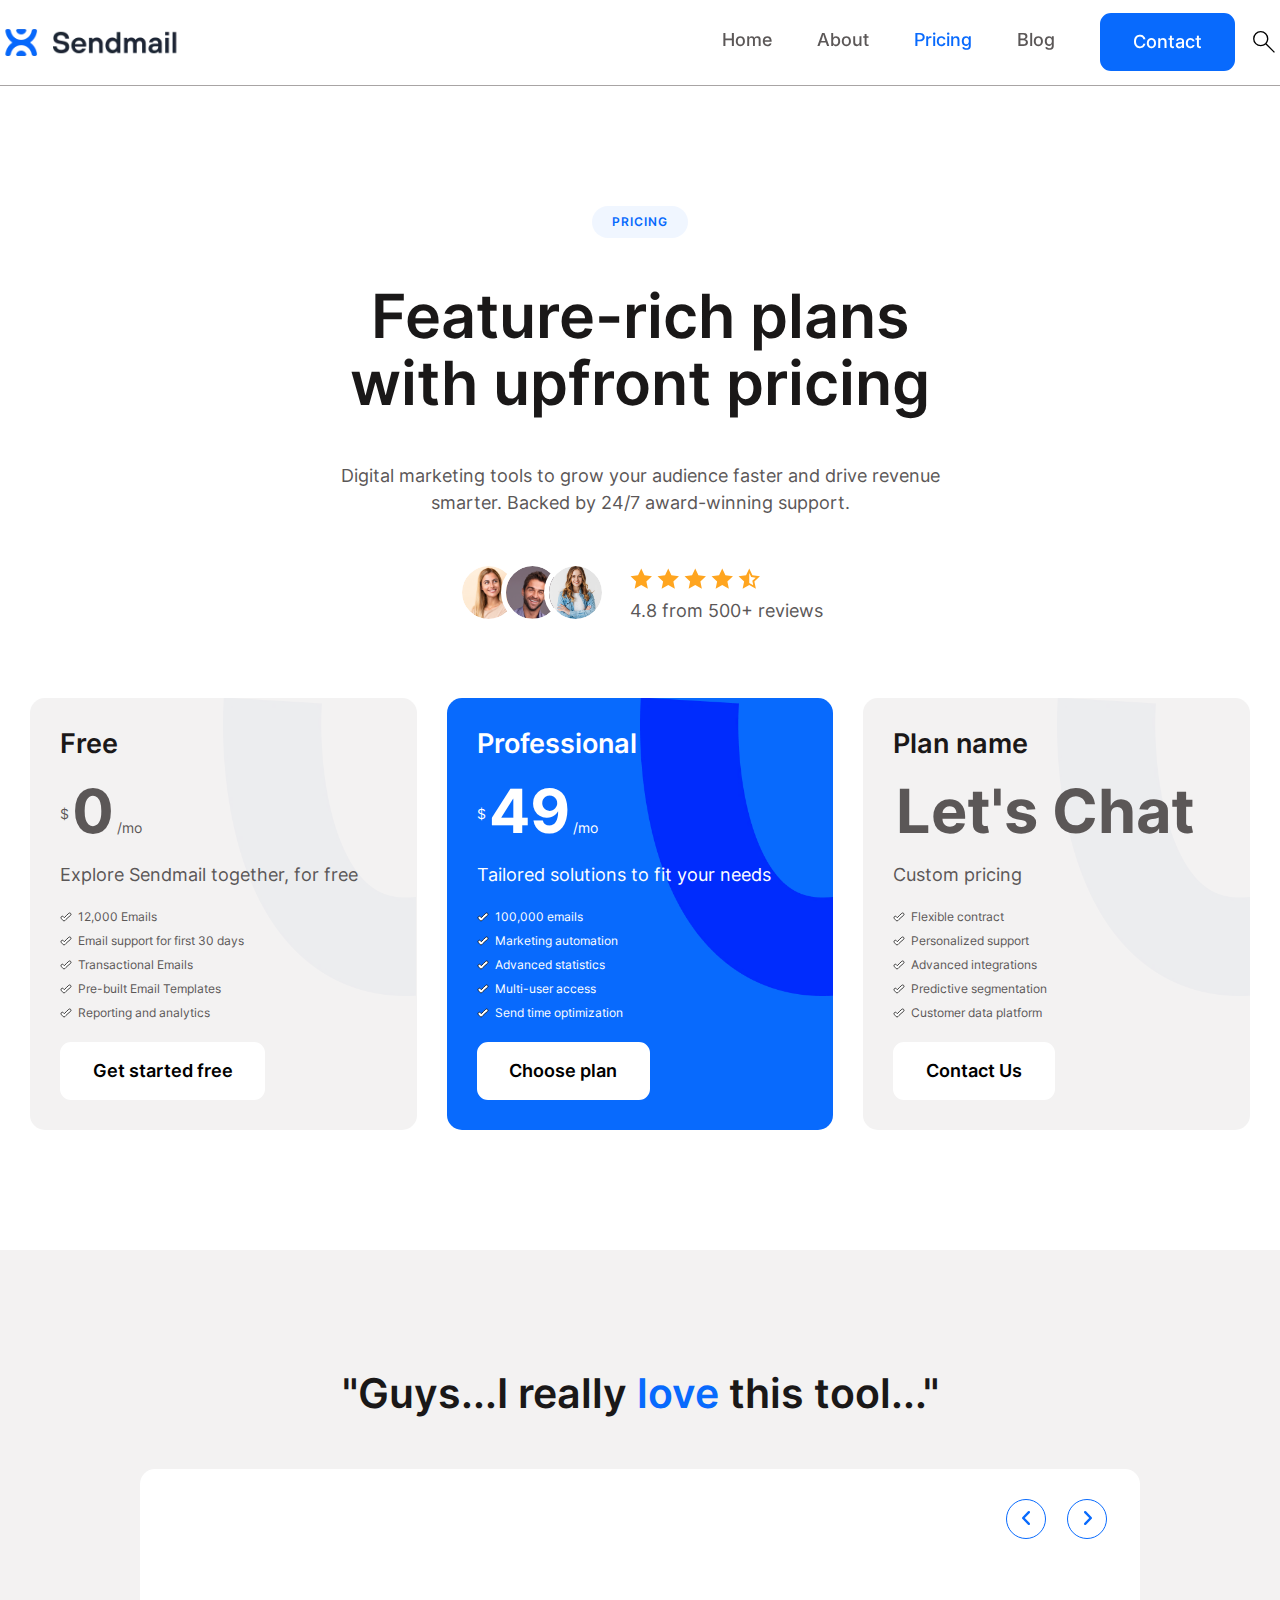
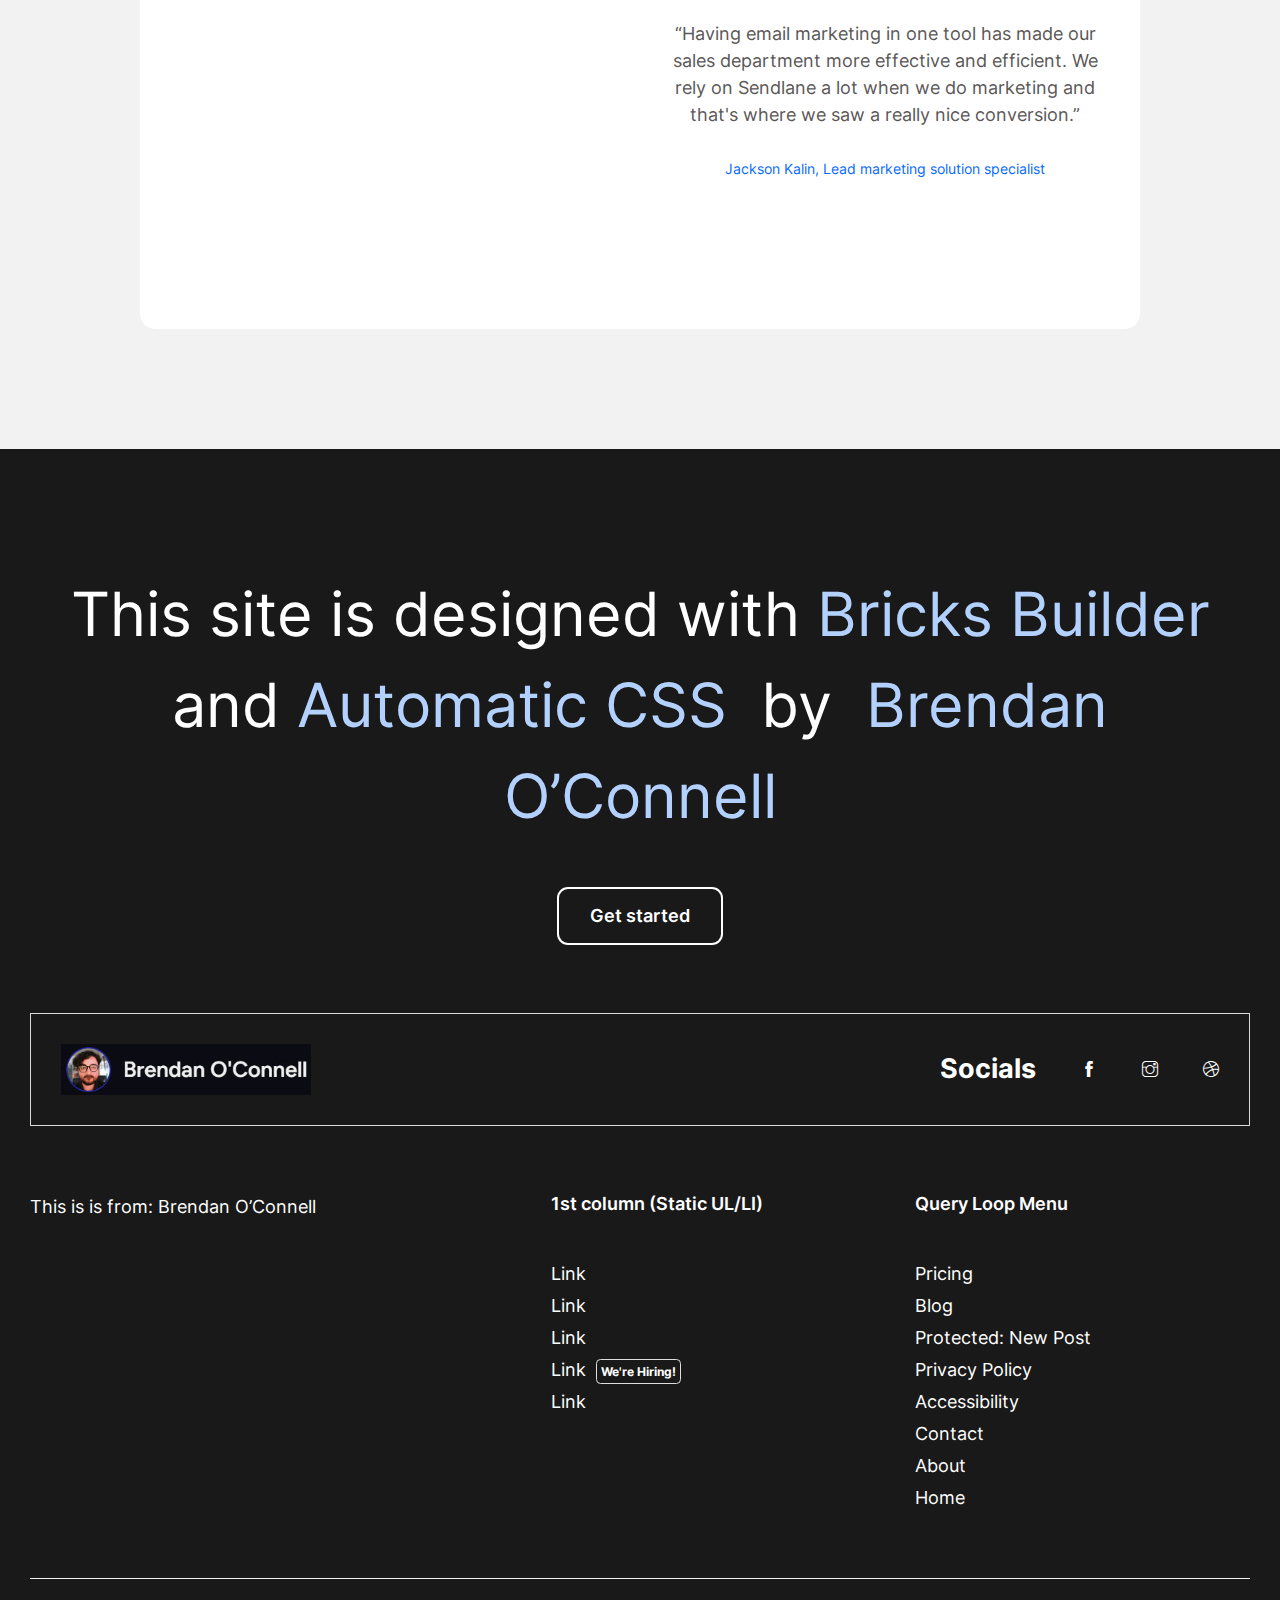
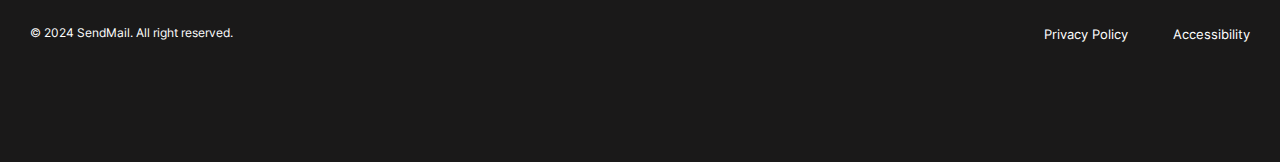
<file: pricing/index.html>
<!DOCTYPE html>
<html lang="en-US">
<head>
<meta charset="UTF-8">
<meta name="viewport" content="width=device-width, initial-scale=1">
<title>Pricing &#8211; SendMail</title>
<meta name="robots" content="noindex, nofollow">
<link rel="dns-prefetch" href="//fonts.googleapis.com">
<link rel="alternate" type="application/rss+xml" title="SendMail &raquo; Feed" href="/feed/">
<link rel="alternate" type="application/rss+xml" title="SendMail &raquo; Comments Feed" href="/comments/feed/">
<script>
window._wpemojiSettings = {"baseUrl":"https:\/\/s.w.org\/images\/core\/emoji\/15.0.3\/72x72\/","ext":".png","svgUrl":"https:\/\/s.w.org\/images\/core\/emoji\/15.0.3\/svg\/","svgExt":".svg","source":{"concatemoji":"\/wp-includes\/js\/wp-emoji-release.min.js?ver=6.6"}};
/*! This file is auto-generated */
!function(i,n){var o,s,e;function c(e){try{var t={supportTests:e,timestamp:(new Date).valueOf()};sessionStorage.setItem(o,JSON.stringify(t))}catch(e){}}function p(e,t,n){e.clearRect(0,0,e.canvas.width,e.canvas.height),e.fillText(t,0,0);var t=new Uint32Array(e.getImageData(0,0,e.canvas.width,e.canvas.height).data),r=(e.clearRect(0,0,e.canvas.width,e.canvas.height),e.fillText(n,0,0),new Uint32Array(e.getImageData(0,0,e.canvas.width,e.canvas.height).data));return t.every(function(e,t){return e===r[t]})}function u(e,t,n){switch(t){case"flag":return n(e,"🏳️‍⚧️","🏳️​⚧️")?!1:!n(e,"🇺🇳","🇺​🇳")&&!n(e,"🏴󠁧󠁢󠁥󠁮󠁧󠁿","🏴​󠁧​󠁢​󠁥​󠁮​󠁧​󠁿");case"emoji":return!n(e,"🐦‍⬛","🐦​⬛")}return!1}function f(e,t,n){var r="undefined"!=typeof WorkerGlobalScope&&self instanceof WorkerGlobalScope?new OffscreenCanvas(300,150):i.createElement("canvas"),a=r.getContext("2d",{willReadFrequently:!0}),o=(a.textBaseline="top",a.font="600 32px Arial",{});return e.forEach(function(e){o[e]=t(a,e,n)}),o}function t(e){var t=i.createElement("script");t.src=e,t.defer=!0,i.head.appendChild(t)}"undefined"!=typeof Promise&&(o="wpEmojiSettingsSupports",s=["flag","emoji"],n.supports={everything:!0,everythingExceptFlag:!0},e=new Promise(function(e){i.addEventListener("DOMContentLoaded",e,{once:!0})}),new Promise(function(t){var n=function(){try{var e=JSON.parse(sessionStorage.getItem(o));if("object"==typeof e&&"number"==typeof e.timestamp&&(new Date).valueOf()<e.timestamp+604800&&"object"==typeof e.supportTests)return e.supportTests}catch(e){}return null}();if(!n){if("undefined"!=typeof Worker&&"undefined"!=typeof OffscreenCanvas&&"undefined"!=typeof URL&&URL.createObjectURL&&"undefined"!=typeof Blob)try{var e="postMessage("+f.toString()+"("+[JSON.stringify(s),u.toString(),p.toString()].join(",")+"));",r=new Blob([e],{type:"text/javascript"}),a=new Worker(URL.createObjectURL(r),{name:"wpTestEmojiSupports"});return void(a.onmessage=function(e){c(n=e.data),a.terminate(),t(n)})}catch(e){}c(n=f(s,u,p))}t(n)}).then(function(e){for(var t in e)n.supports[t]=e[t],n.supports.everything=n.supports.everything&&n.supports[t],"flag"!==t&&(n.supports.everythingExceptFlag=n.supports.everythingExceptFlag&&n.supports[t]);n.supports.everythingExceptFlag=n.supports.everythingExceptFlag&&!n.supports.flag,n.DOMReady=!1,n.readyCallback=function(){n.DOMReady=!0}}).then(function(){return e}).then(function(){var e;n.supports.everything||(n.readyCallback(),(e=n.source||{}).concatemoji?t(e.concatemoji):e.wpemoji&&e.twemoji&&(t(e.twemoji),t(e.wpemoji)))}))}((window,document),window._wpemojiSettings);
</script>
<link rel="preconnect" href="https://fonts.gstatic.com/" crossorigin>
<link rel="stylesheet" id="bricks-advanced-themer-css" href="/wp-content/plugins/bricks-advanced-themer/assets/css/bricks-advanced-themer.css?ver=1716417690" media="all">
<style id="bricks-advanced-themer-inline-css">:root{--min-viewport:360;--max-viewport:1600;--base-font:10;--clamp-unit:1vw;}:root,.brxc-light-colors{}</style>
<style id="wp-emoji-styles-inline-css">img.wp-smiley, img.emoji {
		display: inline !important;
		border: none !important;
		box-shadow: none !important;
		height: 1em !important;
		width: 1em !important;
		margin: 0 0.07em !important;
		vertical-align: -0.1em !important;
		background: none !important;
		padding: 0 !important;
	}</style>
<link rel="stylesheet" id="automaticcss-core-css" href="/wp-content/uploads/automatic-css/automatic.css?ver=1721285623" media="all">
<style id="automaticcss-core-inline-css">/* File: automatic-custom-css.css - Version: 3.0.4 - Generated: 2024-07-17 23:53:43 */</style>
<link rel="stylesheet" id="automaticcss-gutenberg-css" href="/wp-content/uploads/automatic-css/automatic-gutenberg.css?ver=1721285624" media="all">
<link rel="stylesheet" id="automaticcss-gutenberg-color-palette-css" href="/wp-content/uploads/automatic-css/automatic-gutenberg-color-palette.css?ver=1721285625" media="all">
<style id="classic-theme-styles-inline-css">/*! This file is auto-generated */
.wp-block-button__link{color:#fff;background-color:#32373c;border-radius:9999px;box-shadow:none;text-decoration:none;padding:calc(.667em + 2px) calc(1.333em + 2px);font-size:1.125em}.wp-block-file__button{background:#32373c;color:#fff;text-decoration:none}</style>
<link rel="stylesheet" id="bricks-frontend-css" href="/wp-content/themes/bricks/assets/css/frontend.min.css?ver=1721285667" media="all">
<style id="bricks-frontend-inline-css">:root { --x-backtotop-stroke-width: 4px;}[data-x-backtotop] { position: fixed; background: none; border: none; box-shadow: none; z-index: 10; box-shadow: 10px 10px 30px 0 rgb(0 0 0 / 12%); transition: all .125s ease-in; text-align: center; opacity: 0; width: 60px; height: 60px; right: 40px; bottom: 40px; transform: translateY(10px);}[data-x-backtotop*=progress] { height: auto!important;}[data-x-backtotop*=progress] { border-radius: 1000px;}body.bricks-is-frontend [data-x-backtotop]:focus { outline: none;}body.bricks-is-frontend [data-x-backtotop]:focus-visible { outline: thin dotted currentcolor;}.x-back-to-top.brx-draggable.is-empty { min-height: 0; min-width: 0;}.x-back-to-top[aria-hidden=true] { pointer-events: none;}.x-back-to-top_progress { vertical-align: middle; overflow: visible; z-index: 1;}svg.x-back-to-top_progress:not(:root) { overflow: visible;}.x-back-to-top_content { display: flex; align-items: center; justify-content: center; flex-direction: column; height: 100%; width: 100%;}[data-x-backtotop*=progress] .x-back-to-top_content { position: absolute; top: 0; left: 0; right: 0; bottom: 0; z-index: -1; overflow: hidden; border-radius: 1000px;}.x-back-to-top_progress-line { fill: transparent; stroke-width: calc( var(--x-backtotop-stroke-width) + 1px); stroke: #111; stroke-linecap: round;}.x-back-to-top_progress-background { stroke: #e5e5e5; fill: transparent; stroke-width: var(--x-backtotop-stroke-width);}svg.x-back-to-top_progress { inline-size: auto;}.x-back-to-top_builder-preview { opacity: 1!important; transform: none!important;}.brx-body.iframe [data-x-backtotop].brx-draggable { transition: all .125s ease-in}.brx-body.iframe .x-back-to-top { transition-property: all!important;}.brx-body.iframe .brx-draggable.is-empty:not(.editing) { outline: none;}
@font-face{font-family:"Inter";font-weight:400;font-display:swap;src:url(/wp-content/uploads/2024/05/Inter-VariableFont_slntwght.woff2) format("woff2");}@font-face{font-family:"Inter";font-weight:600;font-display:swap;src:url(/wp-content/uploads/2024/05/Inter-VariableFont_slntwght.woff2) format("woff2");}@font-face{font-family:"Inter";font-weight:700;font-display:swap;src:url(/wp-content/uploads/2024/05/Inter-VariableFont_slntwght.woff2) format("woff2");}@font-face{font-family:"Inter";font-weight:800;font-display:swap;src:url(/wp-content/uploads/2024/05/Inter-VariableFont_slntwght.woff2) format("woff2");}</style>
<link rel="stylesheet" id="bricks-child-css" href="/wp-content/themes/bricks-child/style.css?ver=1709125742" media="all">
<link rel="stylesheet" id="bricks-font-awesome-6-css" href="/wp-content/themes/bricks/assets/css/libs/font-awesome-6.min.css?ver=1721285667" media="all">
<link rel="stylesheet" id="bricks-themify-icons-css" href="/wp-content/themes/bricks/assets/css/libs/themify-icons.min.css?ver=1721285667" media="all">
<link rel="stylesheet" id="automaticcss-bricks-css" href="/wp-content/uploads/automatic-css/automatic-bricks.css?ver=1721285624" media="all">
<link rel="stylesheet" id="color-scheme-switcher-frontend-css" href="/wp-content/plugins/automaticcss-plugin/classes/Features/Color_Scheme_Switcher/css/frontend.css?ver=1721285527" media="all">
<link rel="stylesheet" id="automaticcss-frames-css" href="/wp-content/uploads/automatic-css/automatic-frames.css?ver=1721285625" media="all">
<style id="bricks-frontend-inline-inline-css">html {scroll-behavior: smooth}
:root {}:root { --bricks-color-acss_import_transparent: transparent; }  body {font-family: "Inter"} h1, h2, h3, h4, h5, h6 {font-weight: 600} .brxe-container {width: 1280px} .woocommerce main.site-main {width: 1280px} #brx-content.wordpress {width: 1280px} .header.brxe-div {border-bottom: 1px solid var(--neutral-semi-light)} .header { margin-inline: auto; } .header__inner.brxe-container {display: flex; flex-direction: row; align-items: center; justify-content: space-between; align-self: center !important; padding-top: var(--space-xs); padding-right: var(--section-padding-x); padding-bottom: var(--space-xs); padding-left: var(--section-padding-x)} @media (max-width: 767px) {.header__inner.brxe-container {flex-wrap: nowrap} } .header__logo.brxe-image {width: 10em} .nav.brxe-nav-menu .bricks-mobile-menu-toggle {color: var(--fr-text-dark)} .nav.brxe-nav-menu .bricks-mobile-menu > li > a {color: var(--fr-text-light)} .nav.brxe-nav-menu .bricks-mobile-menu > li > .brx-submenu-toggle > * {color: var(--fr-text-light)} .nav.brxe-nav-menu .bricks-nav-menu > li {margin-left: 0} .nav.brxe-nav-menu .bricks-nav-menu .sub-menu .brx-submenu-toggle > a + button {color: var(--link-color); font-size: var(--text-s); line-height: 1} .nav.brxe-nav-menu .bricks-nav-menu .sub-menu {background-color: var(--shade-ultra-light)} .nav.brxe-nav-menu .bricks-nav-menu .sub-menu > li > a {color: var(--link-color)} .nav.brxe-nav-menu .bricks-nav-menu .sub-menu > li > .brx-submenu-toggle > * {color: var(--link-color)} .nav.brxe-nav-menu .bricks-mobile-menu .sub-menu > li > a {color: var(--fr-text-light)} .nav.brxe-nav-menu .bricks-mobile-menu .sub-menu > li > .brx-submenu-toggle > * {color: var(--fr-text-light)} .nav.brxe-nav-menu .bricks-nav-menu > li:hover > a {color: var(--link-color-hover)} .nav.brxe-nav-menu .bricks-nav-menu > li:hover > .brx-submenu-toggle > * {color: var(--link-color-hover)} .nav.brxe-nav-menu {font-variation-settings: "wght" 500; width: 100%; display: flex; justify-content: flex-end} .nav.brxe-nav-menu .bricks-nav-menu > li > a {color: var(--neutral-semi-dark); line-height: var(--btn-line-height); font-weight: 200; padding-top: calc(var(--btn-pad-y) / 1); padding-bottom: calc(var(--btn-pad-y) / 1); justify-content: center} .nav.brxe-nav-menu .bricks-nav-menu > li > .brx-submenu-toggle > * {color: var(--neutral-semi-dark); line-height: var(--btn-line-height); font-weight: 200; padding-top: calc(var(--btn-pad-y) / 1); padding-bottom: calc(var(--btn-pad-y) / 1)} .nav.brxe-nav-menu .bricks-nav-menu .current-menu-item > a {color: var(--link-color-active)} .nav.brxe-nav-menu .bricks-nav-menu .current-menu-item > .brx-submenu-toggle > * {color: var(--link-color-active)} .nav.brxe-nav-menu .bricks-nav-menu > .current-menu-parent > a {color: var(--link-color-active)} .nav.brxe-nav-menu .bricks-nav-menu > .current-menu-parent > .brx-submenu-toggle > * {color: var(--link-color-active)} .nav.brxe-nav-menu .bricks-nav-menu > .current-menu-ancestor > a {color: var(--link-color-active)} .nav.brxe-nav-menu .bricks-nav-menu > .current-menu-ancestor > .brx-submenu-toggle > * {color: var(--link-color-active)} .nav.brxe-nav-menu .bricks-nav-menu .sub-menu > li:hover > a {color: var(--link-color-hover)} .nav.brxe-nav-menu .bricks-nav-menu .sub-menu > li:hover > .brx-submenu-toggle > * {color: var(--link-color-hover)} .nav.brxe-nav-menu .bricks-nav-menu .sub-menu .brx-submenu-toggle > a:hover + button {color: var(--link-color-hover)} .nav.brxe-nav-menu .bricks-nav-menu .sub-menu button[aria-expanded="true"] > * {transform: rotateZ(270deg)} .nav.brxe-nav-menu .bricks-nav-menu button[aria-expanded="true"] > * {transform: rotateZ(180deg)} .nav.brxe-nav-menu .bricks-nav-menu .sub-menu .brx-submenu-toggle button {padding-right: 20px} .nav.brxe-nav-menu .bricks-nav-menu .sub-menu a {padding-right: 0; padding-left: 0} .nav.brxe-nav-menu .bricks-nav-menu .sub-menu button {padding-right: 0; padding-left: 0} .nav.brxe-nav-menu .bricks-nav-menu {gap: var(--content-gap)} .nav.brxe-nav-menu .bricks-nav-menu > li > .brx-submenu-toggle {justify-content: center} .nav { --link-color: var(--primary-ultra-dark); --link-color-hover: var(--primary-hover); --link-color-active: var(--primary);--button-color: var(--primary); --button-color-hover: var(--primary-hover); --button-text: var(--fr-text-light); --button-text-hover: var(--fr-text-light); --toggle-gap: .5em; --sub-li-padding: 1em;} .nav ul.bricks-mobile-menu { display: flex; align-items: center;} .show-mobile-menu ul.bricks-mobile-menu { display: flex; flex-direction: column; align-items: flex-start;} .nav { align-items: center; } .nav nav {width: 100%;}.nav .bricks-nav-menu > li:first-child,.nav .bricks-nav-menu > li:last-child { margin-inline-start: auto;}.nav .bricks-nav-menu > li:last-child a {background-color: var(--button-color); border-color: var(--button-color);color: var(--button-text)!important; border-width: var(--btn-border-size); border-radius: var(--btn-radius); border-style: solid; min-inline-size: var(--btn-width); line-height: var(--btn-line-height); letter-spacing: var(--btn-letter-spacing); text-transform: var(--btn-text-transform); text-decoration: var(--btn-text-decoration);font-style: var(--btn-text-style); font-weight: var(--btn-weight); padding: var(--btn-pad-y) var(--btn-pad-x); justify-content: center; text-align: center;}.nav .bricks-nav-menu > li:last-child a:hover {background-color: var(--button-color-hover); border-color: var(--button-color-hover);color: var(--button-text-hover)!important;} .nav .brx-submenu-toggle {display: flex; flex-direction: row; gap: var(--toggle-gap);} .nav .brx-submenu-toggle button { margin: 0!important; padding: 0!important;} .nav .sub-menu {min-inline-size: max-content!important;} .nav .sub-menu li {padding-inline: var(--sub-li-padding);} @media (max-width: 991px) {.nav.brxe-nav-menu {line-height: 0} }@media (max-width: 767px) {.nav.brxe-nav-menu .bricks-mobile-menu > .menu-item-has-children .brx-submenu-toggle button {color: var(--fr-text-light)} } .fr-pricing-alpha.brxe-section {row-gap: var(--container-gap)} .fr-intro-alpha.brxe-container {align-items: center; text-align: center; row-gap: var(--content-gap)} @media (max-width: 767px) {.fr-intro-alpha.brxe-container {text-align: left; align-items: flex-start} } .fr-intro-alpha__heading.brxe-heading {line-height: 1.1; width: 30h} @media (max-width: 767px) {.fr-intro-alpha__heading.brxe-heading {font-size: var(--h1)} } .accent-heading.brxe-text-basic {font-size: var(--text-s); line-height: 1; color: var(--primary); text-transform: uppercase; letter-spacing: 1.1px; font-weight: 600; order: -1; padding-top: calc(var(--space-xs) / 1.3); padding-right: var(--space-s); padding-bottom: calc(var(--space-xs) / 1.3); padding-left: var(--space-s); background-color: var(--primary-light-trans-20); border-radius: var(--radius-xl)} .fr-avatar-group-alpha.brxe-div {display: flex; flex-wrap: nowrap; justify-content: flex-start; width: var(--avatar-size); margin-right: 65px; align-items: center; column-gap: var(--space-m)} .fr-avatar-group-alpha {--overlap: 2.75em; --avatar-size: 3.5em;} .fr-avatar-group-alpha > *:not(:first-child) {margin-left: calc(var(--overlap) * -1);} .fr-avatar-group-alpha__avatar.brxe-image:not(.tag), .fr-avatar-group-alpha__avatar.brxe-image img {object-fit: cover} .fr-avatar-group-alpha__avatar.brxe-image {width: var(--avatar-size); overflow: hidden; border: 5px solid var(--white); border-radius: 50vw; height: var(--avatar-size)} .fr-rating-alpha.brxe-div {display: flex; row-gap: .25em; column-gap: .25em} .fr-rating-alpha {--icon-size: 1.25em;} .fr-rating-alpha > *:first-child {display: none;} [data-rating*="."] > *:first-child {display: flex;} [data-rating*=".0"] > *:first-child {display: none !important;} [data-rating^="1"] > *:nth-child(n+3) { display: none;}[data-rating^="2"] > *:nth-child(n+4) { display: none;}[data-rating^="3"] > *:nth-child(n+5) { display: none;}[data-rating^="4"] > *:nth-child(n+6) { display: none;} .fr-rating-alpha__icon.brxe-icon {color: #ffa51f; fill: #ffa51f; font-size: var(--text-m)} .fr-rating-alpha__icon-half.brxe-icon {order: 1} .fr-pricing-grid-alpha.brxe-container {display: grid; align-items: initial; grid-template-columns: var(--grid-3); grid-gap: var(--grid-gap); grid-template-rows: var(--grid-1); align-items: stretch; padding-left: 0; margin-top: 0; margin-bottom: 0} .fr-pricing-grid-alpha { list-style-type: none; } @media (max-width: 991px) {.fr-pricing-grid-alpha.brxe-container {grid-template-columns: var(--grid-2)} }@media (max-width: 767px) {.fr-pricing-grid-alpha.brxe-container {grid-template-columns: var(--grid-1)} } .fr-price-card-alpha.brxe-div {display: flex; flex-direction: column; row-gap: var(--fr-card-gap); padding-top: var(--space-m); padding-right: var(--space-m); padding-bottom: var(--space-m); padding-left: var(--space-m); background-image: url(/wp-content/uploads/2024/05/Sendmail-Pricing-BG-3.webp); background-attachment: scroll; background-blend-mode: color-burn; background-color: var(--neutral-ultra-light); background-size: 50%; background-repeat: no-repeat; background-position: top right; border-radius: var(--radius-l)} .fr-price-card-alpha__body.brxe-div {display: flex; flex-direction: column; row-gap: var(--fr-card-gap)} .fr-price-card-alpha__price-currency.brxe-text-basic {top: -1em} .fr-price-card-alpha__price-amount.brxe-text-basic {font-size: var(--h1); line-height: 1; margin-right: .05em; margin-left: .05em} .fr-price-card-alpha__price-period.brxe-text-basic {bottom: 0px} .fr-price-card-alpha__list.brxe-div {font-size: var(--text-s); display: flex; flex-direction: column; row-gap: .5em; padding-left: 0; margin-top: 0; margin-bottom: 0} .fr-price-card-alpha__list {--icon-size: 1em; --icon-fill-color: transparent; --icon-stroke-color: var(--bg-dark); --icon-fill-color-hover: transparent; --icon-stroke-color-hover: var(--bg-dark); list-style-type: none;} .fr-price-card-alpha__list-item.brxe-div {display: flex; flex-direction: row; align-items: center; column-gap: .5em} .fr-price-card-alpha__list-item svg { height: var(--icon-size); width: var(--icon-size); fill: var(--icon-fill-color); color: var(--icon-stroke-color);} .fr-price-card-alpha__list-item i { color: var(--icon-fill-color); font-size: var(--icon-size);} .fr-price-card-alpha__list-item svg:hover { fill: var(--icon-fill-color-hover); color: var(--icon-stroke-color); } .fr-price-card-alpha__list-item i:hover { color: var(--icon-fill-color-hover);} .fr-price-card-alpha__lcon.brxe-icon {color: var(--primary); fill: var(--primary)} .fr-price-card-alpha__footer.brxe-div {margin-top: auto} .footer-container.brxe-container {row-gap: var(--container-gap)} .footer__cta.brxe-block {display: flex; flex-direction: column; align-items: center; row-gap: var(--content-gap)} .footer__cta-heading.brxe-text {font-size: var(--h1); text-align: center} .footer__cta-heading.brxe-text a {font-size: var(--h1); text-align: center; font-size: inherit} .footer__cta-heading a{ color: var(--primary-light);} .footer__header.brxe-block {padding-top: var(--space-m); padding-right: var(--space-m); padding-bottom: var(--space-m); padding-left: var(--space-m); display: flex; flex-direction: row; justify-content: center; border: .1rem solid var(--neutral-light); align-items: center; flex-wrap: nowrap} .footer__social-wrapper.brxe-block {flex-direction: row; align-items: center; column-gap: var(--content-gap); justify-content: flex-end} .footer__socials-text.brxe-text-basic {font-size: var(--h3); font-weight: 700} .footer__socials.brxe-div {display: flex; column-gap: var(--content-gap)} .footer__social-icon.brxe-icon {font-size: 1.6rem} .footer__footer.brxe-block {row-gap: var(--container-gap)} .footer__footer-intro.brxe-block {row-gap: var(--content-gap); display: grid; align-items: initial; grid-template-columns: var(--grid-12); grid-gap: var(--grid-gap)} @media (max-width: 767px) {.footer__footer-intro.brxe-block {grid-template-columns: var(--grid-1)} } .footer__newsletter.brxe-block {row-gap: var(--content-gap); grid-column: 1/5} @media (max-width: 767px) {.footer__newsletter.brxe-block {grid-column: span 1} } .footer__nav-wrapper.brxe-block {grid-column: 6/-1} @media (max-width: 767px) {.footer__nav-wrapper.brxe-block {grid-column: span 1} } .footer-nav-wrapper.brxe-block {display: grid; align-items: initial; grid-template-columns: var(--grid-2); grid-gap: var(--grid-gap)} @media (max-width: 767px) {.footer-nav-wrapper.brxe-block {grid-template-columns: var(--grid-3)} }@media (max-width: 478px) {.footer-nav-wrapper.brxe-block {grid-template-columns: var(--grid-2)} } .footer-nav-column.brxe-div {display: flex; flex-direction: column; row-gap: var(--content-gap)} .footer-nav-heading.brxe-heading {font-size: var(--text-m)} .footer-menu.brxe-block {display: flex; flex-direction: column; row-gap: .5rem} .footer-link-update.brxe-text-basic {font-size: var(--text-s); color: var(--action); font-weight: 700; padding-top: .4rem; padding-right: .4rem; padding-bottom: .4rem; padding-left: .4rem; background-color: var(--action-ultra-light); margin-left: 1rem; border: 1px solid var(--bricks-border-color); border-radius: var(--radius-xs)} .footer__copy-legal.brxe-block {display: grid; align-items: initial; grid-template-columns: var(--grid-2); padding-top: var(--space-l); border-top: .1rem solid var(--neutral-ultra-light); align-items: center} @media (max-width: 767px) {.footer__copy-legal.brxe-block {grid-template-columns: var(--grid-1)} } .footer-bottom__left.brxe-block {flex-direction: row; row-gap: var(--space-xs); column-gap: var(--space-xs); align-items: center} @media (max-width: 478px) {.footer-bottom__left.brxe-block {flex-direction: column; align-items: flex-start} } .footer-copyright.brxe-text-basic {font-size: var(--text-s)} .footer-legal-nav.brxe-block {flex-direction: row; column-gap: var(--content-gap)} .footer-legal__li.brxe-div {line-height: 1} .footer-legal__link-text.brxe-text-link {font-size: calc(var(--text-s) * 1.1)}  .bricks-is-frontend .animation-trigger{ opacity:0; }  .animate{ animation-name: fadeAnimation; animation-delay: calc(var(--delay, 0) * 200ms); animation-duration: var(--duration, 400ms); animation-timing-function: ease-in-out; animation-fill-mode: forwards; }  .animation--left-to-right{ --translate: -20px,0,0; } .animation--right-to-left{ --translate: 20px,0,0; } .animation--top-to-bottom{ --translate: 0,-20px,0; } .animation--bottom-to-top{ --translate: 0,20px,0; }  @keyframes fadeAnimation{ from{ color: rgba(0, 0, 0, 0.35); transform: translate3d(var(--translate)); } to{ opacity: 1; transform: translate3d(0,0,0); color: rgba(0, 0, 0, 1); } }  .bricks-is-frontend .animation-trigger { color: rgba(0, 0, 0, 0.35);  }  .fade { animation-name: fadeInAnimation; animation-duration: var(--duration, 400ms); animation-timing-function: ease-in-out; animation-fill-mode: forwards; }  @keyframes fadeInAnimation { from { color: rgba(0, 0, 0, 0.35);  } to { color: rgba(0, 0, 0, 1);  } } @media (max-width: 991px) {#brxe-yryzcv .bricks-nav-menu-wrapper { display: none; }#brxe-yryzcv .bricks-mobile-menu-toggle { display: block; }}#brxe-yryzcv button {height: 1.15em; width: 1.15em} #brxe-vteckb svg {height: var(--icon); width: var(--icon)} #brxe-vteckb button {height: var(--icon); width: var(--icon)} #brxe-vteckb form {overflow: hidden} #brxe-vykytl {display: flex; align-items: center; column-gap: var(--space-xs)} #brxe-wpkctk {padding-right: 0; padding-left: 0} @media (max-width: 991px) {#brxe-wpkctk {padding-right: var(--section-padding-x); padding-left: var(--section-padding-x)} } #brxe-qtfewx {width: 25ch} #brxe-ghrutd {height: var(--icon-size); width: var(--icon-size)} #brxe-ongnhy {height: var(--icon-size); width: var(--icon-size)} #brxe-hnwjeq {height: var(--icon-size); width: var(--icon-size)} #brxe-cjexia {height: var(--icon-size); width: var(--icon-size)} #brxe-gdatco {width: var(--icon-size); height: var(--icon-size)} #brxe-mrsvij {height: var(--icon-size); width: var(--icon-size)} #brxe-sudgcg {flex-direction: column; row-gap: calc(var(--space-xs) / 2)} #brxe-zrntez {flex-direction: row; width: auto; align-items: center} @media (max-width: 767px) {#brxe-zrntez {row-gap: var(--space-xs)} } #brxe-jlwdfd {align-self: center !important; align-items: center} #brxe-vambae {color: var(--white); fill: var(--white)} #brxe-whwwtm {color: var(--white); fill: var(--white)} #brxe-emwebm {color: var(--white); fill: var(--white)} #brxe-fyppzb {color: var(--white); fill: var(--white)} #brxe-zsztff {color: var(--white); fill: var(--white)} #brxe-vbregj {color: var(--white)} #brxe-jxcuha {color: var(--white); fill: var(--white)} #brxe-eojeul {color: var(--white); fill: var(--white)} #brxe-fzcrww {color: var(--white); fill: var(--white)} #brxe-qjqmse {color: var(--white); fill: var(--white)} #brxe-uwnzqy {color: var(--white); fill: var(--white)} #brxe-ognwdu {background-color: var(--primary); color: var(--white)} #brxe-dslogv {color: var(--white); fill: var(--white)} #brxe-byqdmh {color: var(--white); fill: var(--white)} #brxe-ampnin {color: var(--white); fill: var(--white)} #brxe-fjcbxm {color: var(--white); fill: var(--white)} #brxe-gadwlp {color: var(--white); fill: var(--white)} #brxe-gzfdjg .bricks-site-logo {width: 250px} #brxe-vqvkgu {justify-content: flex-end} @media (max-width: 767px) {#brxe-vqvkgu {justify-content: flex-start} } #brxe-kqxrop {display: flex} #brxe-ixrttd {border-top: 1px solid var(--action-ultra-light)} #brxe-jrmops {right: 40px; bottom: 40px; transform: translateY(10px); width: 50px} #brxe-jrmops .x-back-to-top_progress-line {stroke: var(--action)} #brxe-jrmops .x-back-to-top_progress {--x-backtotop-stroke-width: 3px} #brx-header.sticky.scrolling > .brxe-section,#brx-header.sticky.scrolling > .brxe-container,#brx-header.sticky.scrolling > .brxe-block,#brx-header.sticky.scrolling > .brxe-div {background-color: var(--white-trans-90)}</style>
<link rel="stylesheet" id="bricks-google-fonts-css" href="https://fonts.googleapis.com/css2?family=Inter:wght@100;200;300;400;500;600;700;800;900&#038;display=swap" media="all">
<script id="color-scheme-switcher-frontend-js-extra">var acss = {"color_mode":"light","enable_client_color_preference":"false"};</script>
<script src="/wp-content/plugins/automaticcss-plugin/classes/Features/Color_Scheme_Switcher/js/frontend.min.js?ver=1721285527" id="color-scheme-switcher-frontend-js"></script>
<link rel="https://api.w.org/" href="/wp-json/">
<link rel="alternate" title="JSON" type="application/json" href="/wp-json/wp/v2/pages/427">
<link rel="EditURI" type="application/rsd+xml" title="RSD" href="/xmlrpc.php?rsd">
<meta name="generator" content="WordPress 6.6">
<link rel="canonical" href="/pricing/">
<link rel="shortlink" href="/?p=427">
<link rel="alternate" title="oEmbed (JSON)" type="application/json+oembed" href="/wp-json/oembed/1.0/embed?url=https%3A%2F%2F%2Fpricing%2F">
<link rel="alternate" title="oEmbed (XML)" type="text/xml+oembed" href="/wp-json/oembed/1.0/embed?url=https%3A%2F%2F%2Fpricing%2F#038;format=xml">

<!-- Facebook Open Graph (by Bricks) -->
<meta property="og:url" content="/pricing/">
<meta property="og:site_name" content="SendMail">
<meta property="og:title" content="Pricing">
<meta property="og:type" content="website">
</head>

<body class="page-template-default page page-id-427 brx-body bricks-is-frontend wp-embed-responsive">		<a class="skip-link" href="#brx-content" aria-label="Skip to main content">Skip to main content</a>

					<a class="skip-link" href="#brx-footer" aria-label="Skip to footer">Skip to footer</a>
			<header id="brx-header" class="sticky on-scroll" data-slide-up-after="600"><div id="brxe-ureirh" class="brxe-div header bricks-lazy-hidden"><div id="brxe-wpkctk" class="brxe-container header__inner bricks-lazy-hidden">
<a id="brxe-lfzyer" class="brxe-image fr-logo header__logo tag" href="/"><img width="408" height="96" src="/wp-content/uploads/2024/05/Sendmail-Logo1.webp" class="css-filter size-full" alt="SendMail logo" loading="eager" decoding="async" srcset="/wp-content/uploads/2024/05/Sendmail-Logo1.webp 408w, /wp-content/uploads/2024/05/Sendmail-Logo1-300x71.webp 300w" sizes="(max-width: 408px) 100vw, 408px"></a><div id="brxe-vykytl" class="brxe-div bricks-lazy-hidden">
<div id="brxe-yryzcv" data-script-id="yryzcv" class="brxe-nav-menu nav">
<nav class="bricks-nav-menu-wrapper tablet_portrait"><ul id="menu-primary-menu" class="bricks-nav-menu">
<li id="menu-item-47" class="menu-item menu-item-type-post_type menu-item-object-page menu-item-home menu-item-47 bricks-menu-item"><a href="/">Home</a></li>
<li id="menu-item-49" class="menu-item menu-item-type-post_type menu-item-object-page menu-item-49 bricks-menu-item"><a href="/about/">About</a></li>
<li id="menu-item-448" class="menu-item menu-item-type-post_type menu-item-object-page current-menu-item page_item page-item-427 current_page_item menu-item-448 bricks-menu-item"><a href="/pricing/" aria-current="page">Pricing</a></li>
<li id="menu-item-165" class="menu-item menu-item-type-post_type menu-item-object-page menu-item-165 bricks-menu-item"><a href="/blog/">Blog</a></li>
<li id="menu-item-50" class="menu-item menu-item-type-post_type menu-item-object-page menu-item-50 bricks-menu-item"><a href="/contact/">Contact</a></li>
</ul></nav>			<button class="bricks-mobile-menu-toggle" aria-haspopup="true" aria-label="Open mobile menu" aria-expanded="false">
				<span class="bar-top"></span>
				<span class="bar-center"></span>
				<span class="bar-bottom"></span>
			</button>
			<nav class="bricks-mobile-menu-wrapper left"><ul id="menu-primary-menu-1" class="bricks-mobile-menu">
<li class="menu-item menu-item-type-post_type menu-item-object-page menu-item-home menu-item-47 bricks-menu-item"><a href="/">Home</a></li>
<li class="menu-item menu-item-type-post_type menu-item-object-page menu-item-49 bricks-menu-item"><a href="/about/">About</a></li>
<li class="menu-item menu-item-type-post_type menu-item-object-page current-menu-item page_item page-item-427 current_page_item menu-item-448 bricks-menu-item"><a href="/pricing/" aria-current="page">Pricing</a></li>
<li class="menu-item menu-item-type-post_type menu-item-object-page menu-item-165 bricks-menu-item"><a href="/blog/">Blog</a></li>
<li class="menu-item menu-item-type-post_type menu-item-object-page menu-item-50 bricks-menu-item"><a href="/contact/">Contact</a></li>
</ul></nav><div class="bricks-mobile-menu-overlay"></div>
</div>
<div id="brxe-vteckb" class="brxe-search">
<button aria-expanded="false" aria-label="Toggle Search" class="toggle"><svg class="" xmlns="http://www.w3.org/2000/svg" width="32" height="32" viewbox="0 0 24 24"><path fill="currentColor" d="m19.485 20.154l-6.262-6.262q-.75.639-1.725.989q-.975.35-1.96.35q-2.402 0-4.066-1.663q-1.664-1.664-1.664-4.065T5.47 5.436q1.663-1.667 4.064-1.667q2.402 0 4.068 1.664q1.666 1.664 1.666 4.067q0 1.042-.369 2.017q-.37.975-.97 1.668l6.262 6.261zM9.538 14.23q1.99 0 3.361-1.37q1.37-1.37 1.37-3.361q0-1.99-1.37-3.36q-1.37-1.37-3.36-1.37q-1.99 0-3.361 1.37q-1.37 1.37-1.37 3.36q0 1.99 1.37 3.36q1.37 1.37 3.36 1.37"></path></svg></button>			<div class="bricks-search-overlay">
				<div class="bricks-search-inner">
					<h4 class="title">Search site</h4>
<form role="search" method="get" class="bricks-search-form" action="/">
	<label for="search-input-vteckb" class="screen-reader-text"><span>Search ...</span></label>
	<input type="search" placeholder="Search ..." value="" name="s" id="search-input-vteckb">

	</form>
				</div>

				<button aria-label="Close search" class="close">×</button>			</div>
			</div>
</div>
</div></div></header><main id="brx-content"><section id="brxe-illezi" class="brxe-section fr-pricing-alpha bricks-lazy-hidden"><div id="brxe-ngzapm" class="brxe-container fr-intro fr-intro-alpha bricks-lazy-hidden">
<h1 id="brxe-qtfewx" class="brxe-heading fr-intro-alpha__heading">Feature-rich plans with upfront pricing</h1>
<p id="brxe-dweihv" class="brxe-text-basic accent-heading fr-intro-alpha__accent-heading">Pricing</p>
<p id="brxe-uphwrk" class="brxe-text-basic fr-lede fr-intro-alpha__lede">Digital marketing tools to grow your audience faster and drive revenue smarter. Backed by 24/7 award-winning support.</p>
<div id="brxe-jlwdfd" class="brxe-block bricks-lazy-hidden"><div id="brxe-zrntez" class="brxe-block bricks-lazy-hidden">
<div id="brxe-eckpom" class="brxe-div fr-avatar-group-alpha bricks-lazy-hidden">
<div id="brxe-yrajei" class="brxe-div fr-avatar-group-alpha__avatar-wrapper bricks-lazy-hidden"><figure id="brxe-bmbqya" class="brxe-image fr-avatar-group-alpha__avatar tag"><img width="150" height="150" src="data:image/svg+xml,%3Csvg%20xmlns=&#039;http://www.w3.org/2000/svg&#039;%20viewBox=&#039;0%200%20150%20150&#039;%3E%3C/svg%3E" class="css-filter size-full bricks-lazy-hidden" alt="" decoding="async" data-src="/wp-content/uploads/2024/05/app-25-by-4.png" data-type="string"></figure></div>
<div id="brxe-ubxqrh" class="brxe-div fr-avatar-group-alpha__avatar-wrapper bricks-lazy-hidden"><figure id="brxe-gmxlae" class="brxe-image fr-avatar-group-alpha__avatar tag"><img width="150" height="151" src="data:image/svg+xml,%3Csvg%20xmlns=&#039;http://www.w3.org/2000/svg&#039;%20viewBox=&#039;0%200%20150%20151&#039;%3E%3C/svg%3E" class="css-filter size-full bricks-lazy-hidden" alt="" decoding="async" data-src="/wp-content/uploads/2024/05/app-25-by-25.png" data-type="string"></figure></div>
<div id="brxe-egleob" class="brxe-div fr-avatar-group-alpha__avatar-wrapper bricks-lazy-hidden"><figure id="brxe-acddxn" class="brxe-image fr-avatar-group-alpha__avatar tag"><img width="384" height="450" src="data:image/svg+xml,%3Csvg%20xmlns=&#039;http://www.w3.org/2000/svg&#039;%20viewBox=&#039;0%200%20384%20450&#039;%3E%3C/svg%3E" class="css-filter size-full bricks-lazy-hidden" alt="" decoding="async" fetchpriority="high" data-src="/wp-content/uploads/2024/05/business-consulting-6-byt-1-2.jpg" data-type="string" data-sizes="(max-width: 384px) 100vw, 384px" data-srcset="/wp-content/uploads/2024/05/business-consulting-6-byt-1-2.jpg 384w, /wp-content/uploads/2024/05/business-consulting-6-byt-1-2-256x300.jpg 256w"></figure></div>
</div>
<div id="brxe-sudgcg" class="brxe-block bricks-lazy-hidden">
<span id="brxe-egkgdb" class="brxe-div fr-rating-alpha bricks-lazy-hidden" data-rating="4.5"><svg class="brxe-icon fr-rating-alpha__icon fr-rating-alpha__icon-half" id="brxe-ghrutd" xmlns="http://www.w3.org/2000/svg" viewbox="0 0 24 24"><path d="M12.0006 15.968L16.2473 18.3451L15.2988 13.5717L18.8719 10.2674L14.039 9.69434L12.0006 5.27502V15.968ZM12.0006 18.26L4.94715 22.2082L6.52248 14.2799L0.587891 8.7918L8.61493 7.84006L12.0006 0.5L15.3862 7.84006L23.4132 8.7918L17.4787 14.2799L19.054 22.2082L12.0006 18.26Z"></path></svg><svg class="brxe-icon fr-rating-alpha__icon" id="brxe-ongnhy" xmlns="http://www.w3.org/2000/svg" viewbox="0 0 24 24"><path d="M12.0006 18.26L4.94715 22.2082L6.52248 14.2799L0.587891 8.7918L8.61493 7.84006L12.0006 0.5L15.3862 7.84006L23.4132 8.7918L17.4787 14.2799L19.054 22.2082L12.0006 18.26Z"></path></svg><svg class="brxe-icon fr-rating-alpha__icon" id="brxe-hnwjeq" xmlns="http://www.w3.org/2000/svg" viewbox="0 0 24 24"><path d="M12.0006 18.26L4.94715 22.2082L6.52248 14.2799L0.587891 8.7918L8.61493 7.84006L12.0006 0.5L15.3862 7.84006L23.4132 8.7918L17.4787 14.2799L19.054 22.2082L12.0006 18.26Z"></path></svg><svg class="brxe-icon fr-rating-alpha__icon" id="brxe-cjexia" xmlns="http://www.w3.org/2000/svg" viewbox="0 0 24 24"><path d="M12.0006 18.26L4.94715 22.2082L6.52248 14.2799L0.587891 8.7918L8.61493 7.84006L12.0006 0.5L15.3862 7.84006L23.4132 8.7918L17.4787 14.2799L19.054 22.2082L12.0006 18.26Z"></path></svg><svg class="brxe-icon fr-rating-alpha__icon" id="brxe-gdatco" xmlns="http://www.w3.org/2000/svg" viewbox="0 0 24 24"><path d="M12.0006 18.26L4.94715 22.2082L6.52248 14.2799L0.587891 8.7918L8.61493 7.84006L12.0006 0.5L15.3862 7.84006L23.4132 8.7918L17.4787 14.2799L19.054 22.2082L12.0006 18.26Z"></path></svg><svg class="brxe-icon fr-rating-alpha__icon" id="brxe-mrsvij" xmlns="http://www.w3.org/2000/svg" viewbox="0 0 24 24"><path d="M12.0006 18.26L4.94715 22.2082L6.52248 14.2799L0.587891 8.7918L8.61493 7.84006L12.0006 0.5L15.3862 7.84006L23.4132 8.7918L17.4787 14.2799L19.054 22.2082L12.0006 18.26Z"></path></svg></span><p id="brxe-vvybil" class="brxe-text-basic">
4.8 from 500+ reviews</p>
</div>
</div></div>
</div>
<ul id="brxe-qqonba" class="brxe-container fr-pricing-grid-alpha bricks-lazy-hidden">
<li id="brxe-aiocmy" class="brxe-div fr-price-card-alpha bricks-lazy-hidden">
<header id="brxe-eeqfvi" class="brxe-div fr-price-card-alpha__header bricks-lazy-hidden"><h3 id="brxe-chnxtr" class="brxe-heading fr-price-card-alpha__heading">Free</h3></header><div id="brxe-mtkdus" class="brxe-div fr-price-card-alpha__body bricks-lazy-hidden">
<div id="brxe-auhzta" class="brxe-div fr-price-card-alpha__price-wrapper bricks-lazy-hidden">
<sup id="brxe-dzfgby" class="brxe-text-basic fr-price-card-alpha__price-currency">$</sup><strong id="brxe-minzpr" class="brxe-text-basic fr-price-card-alpha__price-amount">0</strong><sub id="brxe-rmacxm" class="brxe-text-basic fr-price-card-alpha__price-period">/mo</sub>
</div>
<p id="brxe-ptjsuv" class="brxe-text-basic fr-price-card-alpha__description">Explore Sendmail together, for free</p>
<ul id="brxe-zmjmcb" class="brxe-div fr-price-card-alpha__list bricks-lazy-hidden">
<li id="brxe-xnwmus" class="brxe-div fr-price-card-alpha__list-item bricks-lazy-hidden">
<svg class="brxe-icon fr-price-card-alpha__lcon" id="brxe-vambae" xmlns="http://www.w3.org/2000/svg" width="28" height="28" viewbox="0 0 24 24" fill="none"><path d="M11.4743 17.3058C14.4874 14.0819 17.3962 11.8949 21.0501 8.79776C22.1437 7.87072 22.3126 6.24578 21.4547 5.09453C20.5429 3.87098 18.8103 3.62642 17.6376 4.59913C14.2907 7.37521 11.6868 10.0482 9.21679 12.9051C9.08718 13.055 9.02237 13.13 8.95511 13.1722C8.78453 13.2792 8.57138 13.2803 8.3997 13.1751C8.33199 13.1336 8.26707 13.0601 8.13722 12.9131L6.82103 11.4229C5.6201 10.0631 3.46608 10.2137 2.46339 11.7274C1.76171 12.7867 1.86569 14.1905 2.71567 15.1334L4.7796 17.4229C6.32334 19.1353 7.09521 19.9916 8.02185 19.9999C8.94849 20.0083 9.79043 19.1075 11.4743 17.3058Z" stroke="#000000" stroke-width="1.5"></path></svg><div id="brxe-wzpeym" class="brxe-text-basic fr-price-card-alpha__text">12,000 Emails</div>
</li>
<li id="brxe-xoqrnj" class="brxe-div fr-price-card-alpha__list-item bricks-lazy-hidden">
<svg class="brxe-icon fr-price-card-alpha__lcon" id="brxe-whwwtm" xmlns="http://www.w3.org/2000/svg" width="28" height="28" viewbox="0 0 24 24" fill="none"><path d="M11.4743 17.3058C14.4874 14.0819 17.3962 11.8949 21.0501 8.79776C22.1437 7.87072 22.3126 6.24578 21.4547 5.09453C20.5429 3.87098 18.8103 3.62642 17.6376 4.59913C14.2907 7.37521 11.6868 10.0482 9.21679 12.9051C9.08718 13.055 9.02237 13.13 8.95511 13.1722C8.78453 13.2792 8.57138 13.2803 8.3997 13.1751C8.33199 13.1336 8.26707 13.0601 8.13722 12.9131L6.82103 11.4229C5.6201 10.0631 3.46608 10.2137 2.46339 11.7274C1.76171 12.7867 1.86569 14.1905 2.71567 15.1334L4.7796 17.4229C6.32334 19.1353 7.09521 19.9916 8.02185 19.9999C8.94849 20.0083 9.79043 19.1075 11.4743 17.3058Z" stroke="#000000" stroke-width="1.5"></path></svg><div id="brxe-ktduda" class="brxe-text-basic fr-price-card-alpha__text">Email support for first 30 days</div>
</li>
<li id="brxe-iyaidt" class="brxe-div fr-price-card-alpha__list-item bricks-lazy-hidden">
<svg class="brxe-icon fr-price-card-alpha__lcon" id="brxe-emwebm" xmlns="http://www.w3.org/2000/svg" width="28" height="28" viewbox="0 0 24 24" fill="none"><path d="M11.4743 17.3058C14.4874 14.0819 17.3962 11.8949 21.0501 8.79776C22.1437 7.87072 22.3126 6.24578 21.4547 5.09453C20.5429 3.87098 18.8103 3.62642 17.6376 4.59913C14.2907 7.37521 11.6868 10.0482 9.21679 12.9051C9.08718 13.055 9.02237 13.13 8.95511 13.1722C8.78453 13.2792 8.57138 13.2803 8.3997 13.1751C8.33199 13.1336 8.26707 13.0601 8.13722 12.9131L6.82103 11.4229C5.6201 10.0631 3.46608 10.2137 2.46339 11.7274C1.76171 12.7867 1.86569 14.1905 2.71567 15.1334L4.7796 17.4229C6.32334 19.1353 7.09521 19.9916 8.02185 19.9999C8.94849 20.0083 9.79043 19.1075 11.4743 17.3058Z" stroke="#000000" stroke-width="1.5"></path></svg><div id="brxe-bdawgo" class="brxe-text-basic fr-price-card-alpha__text">Transactional Emails</div>
</li>
<li id="brxe-tulzyt" class="brxe-div fr-price-card-alpha__list-item bricks-lazy-hidden">
<svg class="brxe-icon fr-price-card-alpha__lcon" id="brxe-fyppzb" xmlns="http://www.w3.org/2000/svg" width="28" height="28" viewbox="0 0 24 24" fill="none"><path d="M11.4743 17.3058C14.4874 14.0819 17.3962 11.8949 21.0501 8.79776C22.1437 7.87072 22.3126 6.24578 21.4547 5.09453C20.5429 3.87098 18.8103 3.62642 17.6376 4.59913C14.2907 7.37521 11.6868 10.0482 9.21679 12.9051C9.08718 13.055 9.02237 13.13 8.95511 13.1722C8.78453 13.2792 8.57138 13.2803 8.3997 13.1751C8.33199 13.1336 8.26707 13.0601 8.13722 12.9131L6.82103 11.4229C5.6201 10.0631 3.46608 10.2137 2.46339 11.7274C1.76171 12.7867 1.86569 14.1905 2.71567 15.1334L4.7796 17.4229C6.32334 19.1353 7.09521 19.9916 8.02185 19.9999C8.94849 20.0083 9.79043 19.1075 11.4743 17.3058Z" stroke="#000000" stroke-width="1.5"></path></svg><div id="brxe-doifzw" class="brxe-text-basic fr-price-card-alpha__text">Pre-built Email Templates</div>
</li>
<li id="brxe-wysivj" class="brxe-div fr-price-card-alpha__list-item bricks-lazy-hidden">
<svg class="brxe-icon fr-price-card-alpha__lcon" id="brxe-zsztff" xmlns="http://www.w3.org/2000/svg" width="28" height="28" viewbox="0 0 24 24" fill="none"><path d="M11.4743 17.3058C14.4874 14.0819 17.3962 11.8949 21.0501 8.79776C22.1437 7.87072 22.3126 6.24578 21.4547 5.09453C20.5429 3.87098 18.8103 3.62642 17.6376 4.59913C14.2907 7.37521 11.6868 10.0482 9.21679 12.9051C9.08718 13.055 9.02237 13.13 8.95511 13.1722C8.78453 13.2792 8.57138 13.2803 8.3997 13.1751C8.33199 13.1336 8.26707 13.0601 8.13722 12.9131L6.82103 11.4229C5.6201 10.0631 3.46608 10.2137 2.46339 11.7274C1.76171 12.7867 1.86569 14.1905 2.71567 15.1334L4.7796 17.4229C6.32334 19.1353 7.09521 19.9916 8.02185 19.9999C8.94849 20.0083 9.79043 19.1075 11.4743 17.3058Z" stroke="#000000" stroke-width="1.5"></path></svg><div id="brxe-rjsrzn" class="brxe-text-basic fr-price-card-alpha__text">Reporting and analytics
</div>
</li>
</ul>
</div>
<footer id="brxe-wskese" class="brxe-div fr-price-card-alpha__footer bricks-lazy-hidden"><a id="brxe-tfreyo" class="brxe-button fr-price-card-alpha__button btn--white bricks-button" href="#">Get started free</a></footer>
</li>
<li id="brxe-ognwdu" class="brxe-div fr-price-card-alpha bricks-lazy-hidden">
<header id="brxe-udphki" class="brxe-div fr-price-card-alpha__header bricks-lazy-hidden"><h3 id="brxe-vbregj" class="brxe-heading fr-price-card-alpha__heading">Professional</h3></header><div id="brxe-rtylux" class="brxe-div fr-price-card-alpha__body bricks-lazy-hidden">
<div id="brxe-hwdxkh" class="brxe-div fr-price-card-alpha__price-wrapper bricks-lazy-hidden">
<sup id="brxe-yqgtvl" class="brxe-text-basic fr-price-card-alpha__price-currency">$</sup><strong id="brxe-ghnktv" class="brxe-text-basic fr-price-card-alpha__price-amount">49</strong><sub id="brxe-ucuqht" class="brxe-text-basic fr-price-card-alpha__price-period">/mo</sub>
</div>
<p id="brxe-aatkey" class="brxe-text-basic fr-price-card-alpha__description">Tailored solutions to fit your needs</p>
<ul id="brxe-zogkku" class="brxe-div fr-price-card-alpha__list bricks-lazy-hidden">
<li id="brxe-iuwygi" class="brxe-div fr-price-card-alpha__list-item bricks-lazy-hidden">
<svg class="brxe-icon fr-price-card-alpha__lcon" id="brxe-jxcuha" xmlns="http://www.w3.org/2000/svg" width="28" height="28" viewbox="0 0 24 24" fill="none"><path d="M11.4743 17.3058C14.4874 14.0819 17.3962 11.8949 21.0501 8.79776C22.1437 7.87072 22.3126 6.24578 21.4547 5.09453C20.5429 3.87098 18.8103 3.62642 17.6376 4.59913C14.2907 7.37521 11.6868 10.0482 9.21679 12.9051C9.08718 13.055 9.02237 13.13 8.95511 13.1722C8.78453 13.2792 8.57138 13.2803 8.3997 13.1751C8.33199 13.1336 8.26707 13.0601 8.13722 12.9131L6.82103 11.4229C5.6201 10.0631 3.46608 10.2137 2.46339 11.7274C1.76171 12.7867 1.86569 14.1905 2.71567 15.1334L4.7796 17.4229C6.32334 19.1353 7.09521 19.9916 8.02185 19.9999C8.94849 20.0083 9.79043 19.1075 11.4743 17.3058Z" stroke="#000000" stroke-width="1.5"></path></svg><div id="brxe-togtry" class="brxe-text-basic fr-price-card-alpha__text">100,000 emails</div>
</li>
<li id="brxe-socgmt" class="brxe-div fr-price-card-alpha__list-item bricks-lazy-hidden">
<svg class="brxe-icon fr-price-card-alpha__lcon" id="brxe-eojeul" xmlns="http://www.w3.org/2000/svg" width="28" height="28" viewbox="0 0 24 24" fill="none"><path d="M11.4743 17.3058C14.4874 14.0819 17.3962 11.8949 21.0501 8.79776C22.1437 7.87072 22.3126 6.24578 21.4547 5.09453C20.5429 3.87098 18.8103 3.62642 17.6376 4.59913C14.2907 7.37521 11.6868 10.0482 9.21679 12.9051C9.08718 13.055 9.02237 13.13 8.95511 13.1722C8.78453 13.2792 8.57138 13.2803 8.3997 13.1751C8.33199 13.1336 8.26707 13.0601 8.13722 12.9131L6.82103 11.4229C5.6201 10.0631 3.46608 10.2137 2.46339 11.7274C1.76171 12.7867 1.86569 14.1905 2.71567 15.1334L4.7796 17.4229C6.32334 19.1353 7.09521 19.9916 8.02185 19.9999C8.94849 20.0083 9.79043 19.1075 11.4743 17.3058Z" stroke="#000000" stroke-width="1.5"></path></svg><div id="brxe-ayqgpn" class="brxe-text-basic fr-price-card-alpha__text">Marketing automation</div>
</li>
<li id="brxe-jbivmq" class="brxe-div fr-price-card-alpha__list-item bricks-lazy-hidden">
<svg class="brxe-icon fr-price-card-alpha__lcon" id="brxe-fzcrww" xmlns="http://www.w3.org/2000/svg" width="28" height="28" viewbox="0 0 24 24" fill="none"><path d="M11.4743 17.3058C14.4874 14.0819 17.3962 11.8949 21.0501 8.79776C22.1437 7.87072 22.3126 6.24578 21.4547 5.09453C20.5429 3.87098 18.8103 3.62642 17.6376 4.59913C14.2907 7.37521 11.6868 10.0482 9.21679 12.9051C9.08718 13.055 9.02237 13.13 8.95511 13.1722C8.78453 13.2792 8.57138 13.2803 8.3997 13.1751C8.33199 13.1336 8.26707 13.0601 8.13722 12.9131L6.82103 11.4229C5.6201 10.0631 3.46608 10.2137 2.46339 11.7274C1.76171 12.7867 1.86569 14.1905 2.71567 15.1334L4.7796 17.4229C6.32334 19.1353 7.09521 19.9916 8.02185 19.9999C8.94849 20.0083 9.79043 19.1075 11.4743 17.3058Z" stroke="#000000" stroke-width="1.5"></path></svg><div id="brxe-orfvxc" class="brxe-text-basic fr-price-card-alpha__text">Advanced statistics</div>
</li>
<li id="brxe-djcniw" class="brxe-div fr-price-card-alpha__list-item bricks-lazy-hidden">
<svg class="brxe-icon fr-price-card-alpha__lcon" id="brxe-qjqmse" xmlns="http://www.w3.org/2000/svg" width="28" height="28" viewbox="0 0 24 24" fill="none"><path d="M11.4743 17.3058C14.4874 14.0819 17.3962 11.8949 21.0501 8.79776C22.1437 7.87072 22.3126 6.24578 21.4547 5.09453C20.5429 3.87098 18.8103 3.62642 17.6376 4.59913C14.2907 7.37521 11.6868 10.0482 9.21679 12.9051C9.08718 13.055 9.02237 13.13 8.95511 13.1722C8.78453 13.2792 8.57138 13.2803 8.3997 13.1751C8.33199 13.1336 8.26707 13.0601 8.13722 12.9131L6.82103 11.4229C5.6201 10.0631 3.46608 10.2137 2.46339 11.7274C1.76171 12.7867 1.86569 14.1905 2.71567 15.1334L4.7796 17.4229C6.32334 19.1353 7.09521 19.9916 8.02185 19.9999C8.94849 20.0083 9.79043 19.1075 11.4743 17.3058Z" stroke="#000000" stroke-width="1.5"></path></svg><div id="brxe-gcsxhd" class="brxe-text-basic fr-price-card-alpha__text">Multi-user access</div>
</li>
<li id="brxe-ngjdqp" class="brxe-div fr-price-card-alpha__list-item bricks-lazy-hidden">
<svg class="brxe-icon fr-price-card-alpha__lcon" id="brxe-uwnzqy" xmlns="http://www.w3.org/2000/svg" width="28" height="28" viewbox="0 0 24 24" fill="none"><path d="M11.4743 17.3058C14.4874 14.0819 17.3962 11.8949 21.0501 8.79776C22.1437 7.87072 22.3126 6.24578 21.4547 5.09453C20.5429 3.87098 18.8103 3.62642 17.6376 4.59913C14.2907 7.37521 11.6868 10.0482 9.21679 12.9051C9.08718 13.055 9.02237 13.13 8.95511 13.1722C8.78453 13.2792 8.57138 13.2803 8.3997 13.1751C8.33199 13.1336 8.26707 13.0601 8.13722 12.9131L6.82103 11.4229C5.6201 10.0631 3.46608 10.2137 2.46339 11.7274C1.76171 12.7867 1.86569 14.1905 2.71567 15.1334L4.7796 17.4229C6.32334 19.1353 7.09521 19.9916 8.02185 19.9999C8.94849 20.0083 9.79043 19.1075 11.4743 17.3058Z" stroke="#000000" stroke-width="1.5"></path></svg><div id="brxe-jgzhua" class="brxe-text-basic fr-price-card-alpha__text">Send time optimization</div>
</li>
</ul>
</div>
<footer id="brxe-yhvmyf" class="brxe-div fr-price-card-alpha__footer bricks-lazy-hidden"><a id="brxe-gemhqq" class="brxe-button fr-price-card-alpha__button btn--white bricks-button" href="#">Choose plan</a></footer>
</li>
<li id="brxe-eimevs" class="brxe-div fr-price-card-alpha bricks-lazy-hidden">
<header id="brxe-qzhoxy" class="brxe-div fr-price-card-alpha__header bricks-lazy-hidden"><h3 id="brxe-wbgjaf" class="brxe-heading fr-price-card-alpha__heading">Plan name</h3></header><div id="brxe-rwdxxc" class="brxe-div fr-price-card-alpha__body bricks-lazy-hidden">
<div id="brxe-anoooj" class="brxe-div fr-price-card-alpha__price-wrapper bricks-lazy-hidden"><strong id="brxe-cfqzvc" class="brxe-text-basic fr-price-card-alpha__price-amount">Let's Chat</strong></div>
<p id="brxe-vsnhbz" class="brxe-text-basic fr-price-card-alpha__description">Custom pricing</p>
<ul id="brxe-mhqnuk" class="brxe-div fr-price-card-alpha__list bricks-lazy-hidden">
<li id="brxe-waqyfo" class="brxe-div fr-price-card-alpha__list-item bricks-lazy-hidden">
<svg class="brxe-icon fr-price-card-alpha__lcon" id="brxe-dslogv" xmlns="http://www.w3.org/2000/svg" width="28" height="28" viewbox="0 0 24 24" fill="none"><path d="M11.4743 17.3058C14.4874 14.0819 17.3962 11.8949 21.0501 8.79776C22.1437 7.87072 22.3126 6.24578 21.4547 5.09453C20.5429 3.87098 18.8103 3.62642 17.6376 4.59913C14.2907 7.37521 11.6868 10.0482 9.21679 12.9051C9.08718 13.055 9.02237 13.13 8.95511 13.1722C8.78453 13.2792 8.57138 13.2803 8.3997 13.1751C8.33199 13.1336 8.26707 13.0601 8.13722 12.9131L6.82103 11.4229C5.6201 10.0631 3.46608 10.2137 2.46339 11.7274C1.76171 12.7867 1.86569 14.1905 2.71567 15.1334L4.7796 17.4229C6.32334 19.1353 7.09521 19.9916 8.02185 19.9999C8.94849 20.0083 9.79043 19.1075 11.4743 17.3058Z" stroke="#000000" stroke-width="1.5"></path></svg><div id="brxe-eiqbvg" class="brxe-text-basic fr-price-card-alpha__text">Flexible contract</div>
</li>
<li id="brxe-rkhztm" class="brxe-div fr-price-card-alpha__list-item bricks-lazy-hidden">
<svg class="brxe-icon fr-price-card-alpha__lcon" id="brxe-byqdmh" xmlns="http://www.w3.org/2000/svg" width="28" height="28" viewbox="0 0 24 24" fill="none"><path d="M11.4743 17.3058C14.4874 14.0819 17.3962 11.8949 21.0501 8.79776C22.1437 7.87072 22.3126 6.24578 21.4547 5.09453C20.5429 3.87098 18.8103 3.62642 17.6376 4.59913C14.2907 7.37521 11.6868 10.0482 9.21679 12.9051C9.08718 13.055 9.02237 13.13 8.95511 13.1722C8.78453 13.2792 8.57138 13.2803 8.3997 13.1751C8.33199 13.1336 8.26707 13.0601 8.13722 12.9131L6.82103 11.4229C5.6201 10.0631 3.46608 10.2137 2.46339 11.7274C1.76171 12.7867 1.86569 14.1905 2.71567 15.1334L4.7796 17.4229C6.32334 19.1353 7.09521 19.9916 8.02185 19.9999C8.94849 20.0083 9.79043 19.1075 11.4743 17.3058Z" stroke="#000000" stroke-width="1.5"></path></svg><div id="brxe-ifddtm" class="brxe-text-basic fr-price-card-alpha__text">Personalized support</div>
</li>
<li id="brxe-blahtn" class="brxe-div fr-price-card-alpha__list-item bricks-lazy-hidden">
<svg class="brxe-icon fr-price-card-alpha__lcon" id="brxe-ampnin" xmlns="http://www.w3.org/2000/svg" width="28" height="28" viewbox="0 0 24 24" fill="none"><path d="M11.4743 17.3058C14.4874 14.0819 17.3962 11.8949 21.0501 8.79776C22.1437 7.87072 22.3126 6.24578 21.4547 5.09453C20.5429 3.87098 18.8103 3.62642 17.6376 4.59913C14.2907 7.37521 11.6868 10.0482 9.21679 12.9051C9.08718 13.055 9.02237 13.13 8.95511 13.1722C8.78453 13.2792 8.57138 13.2803 8.3997 13.1751C8.33199 13.1336 8.26707 13.0601 8.13722 12.9131L6.82103 11.4229C5.6201 10.0631 3.46608 10.2137 2.46339 11.7274C1.76171 12.7867 1.86569 14.1905 2.71567 15.1334L4.7796 17.4229C6.32334 19.1353 7.09521 19.9916 8.02185 19.9999C8.94849 20.0083 9.79043 19.1075 11.4743 17.3058Z" stroke="#000000" stroke-width="1.5"></path></svg><div id="brxe-owesvm" class="brxe-text-basic fr-price-card-alpha__text">Advanced integrations</div>
</li>
<li id="brxe-hvchzn" class="brxe-div fr-price-card-alpha__list-item bricks-lazy-hidden">
<svg class="brxe-icon fr-price-card-alpha__lcon" id="brxe-fjcbxm" xmlns="http://www.w3.org/2000/svg" width="28" height="28" viewbox="0 0 24 24" fill="none"><path d="M11.4743 17.3058C14.4874 14.0819 17.3962 11.8949 21.0501 8.79776C22.1437 7.87072 22.3126 6.24578 21.4547 5.09453C20.5429 3.87098 18.8103 3.62642 17.6376 4.59913C14.2907 7.37521 11.6868 10.0482 9.21679 12.9051C9.08718 13.055 9.02237 13.13 8.95511 13.1722C8.78453 13.2792 8.57138 13.2803 8.3997 13.1751C8.33199 13.1336 8.26707 13.0601 8.13722 12.9131L6.82103 11.4229C5.6201 10.0631 3.46608 10.2137 2.46339 11.7274C1.76171 12.7867 1.86569 14.1905 2.71567 15.1334L4.7796 17.4229C6.32334 19.1353 7.09521 19.9916 8.02185 19.9999C8.94849 20.0083 9.79043 19.1075 11.4743 17.3058Z" stroke="#000000" stroke-width="1.5"></path></svg><div id="brxe-sxgwsh" class="brxe-text-basic fr-price-card-alpha__text">Predictive segmentation</div>
</li>
<li id="brxe-bsijgc" class="brxe-div fr-price-card-alpha__list-item bricks-lazy-hidden">
<svg class="brxe-icon fr-price-card-alpha__lcon" id="brxe-gadwlp" xmlns="http://www.w3.org/2000/svg" width="28" height="28" viewbox="0 0 24 24" fill="none"><path d="M11.4743 17.3058C14.4874 14.0819 17.3962 11.8949 21.0501 8.79776C22.1437 7.87072 22.3126 6.24578 21.4547 5.09453C20.5429 3.87098 18.8103 3.62642 17.6376 4.59913C14.2907 7.37521 11.6868 10.0482 9.21679 12.9051C9.08718 13.055 9.02237 13.13 8.95511 13.1722C8.78453 13.2792 8.57138 13.2803 8.3997 13.1751C8.33199 13.1336 8.26707 13.0601 8.13722 12.9131L6.82103 11.4229C5.6201 10.0631 3.46608 10.2137 2.46339 11.7274C1.76171 12.7867 1.86569 14.1905 2.71567 15.1334L4.7796 17.4229C6.32334 19.1353 7.09521 19.9916 8.02185 19.9999C8.94849 20.0083 9.79043 19.1075 11.4743 17.3058Z" stroke="#000000" stroke-width="1.5"></path></svg><div id="brxe-vflxxj" class="brxe-text-basic fr-price-card-alpha__text">Customer data platform</div>
</li>
</ul>
</div>
<footer id="brxe-xlyort" class="brxe-div fr-price-card-alpha__footer bricks-lazy-hidden"><a id="brxe-lebpem" class="brxe-button fr-price-card-alpha__button btn--white bricks-button" href="#">Contact Us</a></footer>
</li>
</ul></section><div id="brxe-fgbmth" class="brxe-template"><section id="brxe-c08409" class="brxe-section testimonial-20 bricks-lazy-hidden"><div id="brxe-971404" class="brxe-container testimonial-20-container bricks-lazy-hidden">
<h2 id="brxe-0974b8" class="brxe-heading testimonial-20-content__title">"Guys...I really <span style="color: var(--primary)">love</span> this tool..."</h2>
<div id="brxe-bbd21a" data-script-id="bbd21a" class="brxe-slider-nested testimonial-20-content bricks-lazy-hidden splide" data-splide="{&quot;type&quot;:&quot;loop&quot;,&quot;direction&quot;:&quot;ltr&quot;,&quot;keyboard&quot;:&quot;global&quot;,&quot;height&quot;:&quot;auto&quot;,&quot;gap&quot;:&quot;5rem&quot;,&quot;start&quot;:0,&quot;perPage&quot;:1,&quot;perMove&quot;:1,&quot;speed&quot;:400,&quot;interval&quot;:3000,&quot;autoHeight&quot;:false,&quot;autoplay&quot;:false,&quot;pauseOnHover&quot;:false,&quot;pauseOnFocus&quot;:false,&quot;arrows&quot;:true,&quot;pagination&quot;:false,&quot;mediaQuery&quot;:&quot;max&quot;,&quot;breakpoints&quot;:{&quot;1279&quot;:{&quot;height&quot;:&quot;auto&quot;,&quot;gap&quot;:&quot;5rem&quot;,&quot;arrows&quot;:true}}}">
<div class="splide__track"><div class="splide__list">
<div id="brxe-c9b2e9" class="brxe-block testimonial-20-content__slide bricks-lazy-hidden"><div id="brxe-425132" class="brxe-div testimonial-20-content__wrapper bricks-lazy-hidden">
<div id="brxe-aa13bd" class="brxe-div testimonial-20-content__text bricks-lazy-hidden">
<p id="brxe-742684" class="brxe-text-basic testimonial-20-content__desc">“Having email marketing in one tool has made our sales department more effective and efficient. We rely on Sendlane a lot when we do marketing and that's where we saw a really nice conversion.”</p>
<span id="brxe-977f24" class="brxe-text-basic testimonial-20-content__profile">Jackson Kalin, Lead marketing solution specialist</span>
</div>
<div id="brxe-6d5ed6" class="brxe-div testimonial-20-content__media bricks-lazy-hidden"><figure id="brxe-ede716" class="brxe-image testimonial-20-content__media-img tag"><img width="568" height="650" src="data:image/svg+xml,%3Csvg%20xmlns=&#039;http://www.w3.org/2000/svg&#039;%20viewBox=&#039;0%200%20568%20650&#039;%3E%3C/svg%3E" class="css-filter size-full bricks-lazy-hidden" alt="" decoding="async" data-src="/wp-content/uploads/2024/05/Sendmail-Testimonial-Image-8-568x650-1.webp" data-type="string" data-sizes="(max-width: 568px) 100vw, 568px" data-srcset="/wp-content/uploads/2024/05/Sendmail-Testimonial-Image-8-568x650-1.webp 568w, /wp-content/uploads/2024/05/Sendmail-Testimonial-Image-8-568x650-1-262x300.webp 262w"></figure></div>
</div></div>
<div id="brxe-aaab37" class="brxe-block testimonial-20-content__slide bricks-lazy-hidden"><div id="brxe-99fbea" class="brxe-div testimonial-20-content__wrapper bricks-lazy-hidden">
<div id="brxe-99e699" class="brxe-div testimonial-20-content__text bricks-lazy-hidden">
<p id="brxe-b04062" class="brxe-text-basic testimonial-20-content__desc">"Utilizing email marketing within a single tool has greatly improved the effectiveness and efficiency of our sales department. Their team has become an essential tool for our marketing strategies, leading to impressive conversion rates."</p>
<span id="brxe-ab3d58" class="brxe-text-basic testimonial-20-content__profile"><span style="color: var(--primary-ultra-dark)">Jeff Stanhope</span>, Founder, Digirox</span>
</div>
<div id="brxe-988888" class="brxe-div testimonial-20-content__media bricks-lazy-hidden"><figure id="brxe-06740d" class="brxe-image testimonial-20-content__media-img tag"><img width="664" height="760" src="data:image/svg+xml,%3Csvg%20xmlns=&#039;http://www.w3.org/2000/svg&#039;%20viewBox=&#039;0%200%20664%20760&#039;%3E%3C/svg%3E" class="css-filter size-full bricks-lazy-hidden" alt="" decoding="async" data-src="/wp-content/uploads/2024/05/Sendmail-Testimonial-Image-5.webp" data-type="string" data-sizes="(max-width: 664px) 100vw, 664px" data-srcset="/wp-content/uploads/2024/05/Sendmail-Testimonial-Image-5.webp 664w, /wp-content/uploads/2024/05/Sendmail-Testimonial-Image-5-262x300.webp 262w"></figure></div>
</div></div>
<div id="brxe-81ea8c" class="brxe-block testimonial-20-content__slide bricks-lazy-hidden"><div id="brxe-ef1851" class="brxe-div testimonial-20-content__wrapper bricks-lazy-hidden">
<div id="brxe-df626f" class="brxe-div testimonial-20-content__text bricks-lazy-hidden">
<p id="brxe-6bb560" class="brxe-text-basic testimonial-20-content__desc">“Having email marketing in one tool has made our sales department more effective and efficient. We rely on Sendlane a lot when we do marketing and that's where we saw a really nice conversion.”</p>
<span id="brxe-cfdc0d" class="brxe-text-basic testimonial-20-content__profile">Jackson Kalin, Lead marketing solution specialist</span>
</div>
<div id="brxe-4c9fb9" class="brxe-div testimonial-20-content__media bricks-lazy-hidden"><figure id="brxe-ccf522" class="brxe-image testimonial-20-content__media-img tag"><img width="568" height="650" src="data:image/svg+xml,%3Csvg%20xmlns=&#039;http://www.w3.org/2000/svg&#039;%20viewBox=&#039;0%200%20568%20650&#039;%3E%3C/svg%3E" class="css-filter size-full bricks-lazy-hidden" alt="" decoding="async" data-src="/wp-content/uploads/2024/05/Sendmail-Testimonial-Image-6-568x650-1.webp" data-type="string" data-sizes="(max-width: 568px) 100vw, 568px" data-srcset="/wp-content/uploads/2024/05/Sendmail-Testimonial-Image-6-568x650-1.webp 568w, /wp-content/uploads/2024/05/Sendmail-Testimonial-Image-6-568x650-1-262x300.webp 262w"></figure></div>
</div></div>
</div></div>
<div class="splide__arrows custom">
<button class="splide__arrow splide__arrow--prev" type="button"><i class="fas fa-angle-left"></i></button><button class="splide__arrow splide__arrow--next" type="button"><i class="fas fa-angle-right"></i></button>
</div>
</div>
</div></section></div></main><footer id="brx-footer"><section id="brxe-ixrttd" class="brxe-section footer bg--dark bricks-lazy-hidden"><div id="brxe-axumfa" class="brxe-container footer-container bricks-lazy-hidden">
<div id="brxe-hmmiin" class="brxe-block footer__cta bricks-lazy-hidden">
<div id="brxe-nudpos" class="brxe-text footer__cta-heading">
<p>This site is designed with <a href="https://bricksbuilder.io/" target="_blank" rel="noopener">Bricks Builder</a> and <a href="https://automaticcss.com/" target="_blank" rel="noopener">Automatic CSS </a> by  <a href="https://brendan-oconnell.com/" target="_blank" rel="noopener">Brendan O&#8217;Connell</a></p>
</div>
<a id="brxe-dsqmvb" class="brxe-button btn--action bricks-button" href="/contact/">Get started</a>
</div>
<div id="brxe-lsgaqb" class="brxe-block footer__header bricks-lazy-hidden">
<div id="brxe-mgzxag" class="brxe-block footer__brand bricks-lazy-hidden"><a id="brxe-gzfdjg" class="brxe-logo footer__logo" href="https://brendan-oconnell.com/" target="_blank"><img width="345" height="70" src="/wp-content/uploads/2024/06/name-logo.jpg" class="bricks-site-logo css-filter" alt="SendMail" data-bricks-logo="/wp-content/uploads/2024/06/name-logo.jpg" loading="eager" decoding="async" srcset="/wp-content/uploads/2024/06/name-logo.jpg 345w, /wp-content/uploads/2024/06/name-logo-300x61.jpg 300w" sizes="(max-width: 345px) 100vw, 345px"></a></div>
<div id="brxe-hvqova" class="brxe-block footer__social-wrapper bricks-lazy-hidden">
<div id="brxe-tpwxds" class="brxe-div footer__text-wrapper bricks-lazy-hidden"><span id="brxe-yvwwjp" class="brxe-text-basic footer__socials-text">Socials</span></div>
<ul id="brxe-yrurhw" class="brxe-div list--none footer__socials bricks-lazy-hidden">
<div id="brxe-inmwsx" class="brxe-div footer__social-item bricks-lazy-hidden"><i id="brxe-iyhdmp" class="brxe-icon footer__social-icon ti-facebook"></i></div>
<div id="brxe-nnotjp" class="brxe-div footer__social-item bricks-lazy-hidden"><i id="brxe-bztntl" class="brxe-icon footer__social-icon ti-instagram"></i></div>
<div id="brxe-iugfwh" class="brxe-div footer__social-item bricks-lazy-hidden"><i id="brxe-uwbzrr" class="brxe-icon footer__social-icon ti-dribbble"></i></div>
</ul>
</div>
</div>
<div id="brxe-kwflim" class="brxe-block footer__footer bricks-lazy-hidden">
<div id="brxe-unaiyh" class="brxe-block footer__footer-intro bricks-lazy-hidden">
<div id="brxe-xbwjmv" class="brxe-block footer__newsletter bricks-lazy-hidden"><div id="brxe-otwojj" class="brxe-text footer__newsletter-text">
<p>This is is from: <a href="https://brendan-oconnell.com/" target="_blank" rel="noopener">Brendan O&#8217;Connell</a></p>
</div></div>
<div id="brxe-fphtse" class="brxe-block footer__nav-wrapper bricks-lazy-hidden"><nav id="brxe-yshesw" class="brxe-block footer-nav-wrapper bricks-lazy-hidden" aria-label="Footer"><div id="brxe-jvcnfn" class="brxe-div footer-nav-column bricks-lazy-hidden" lebelledby="regionheading">
<h3 id="brxe-jzktgt" class="brxe-heading footer-nav-heading" label="regionheading">1st column (Static UL/LI)</h3>
<ul id="brxe-ownhxq" class="brxe-block footer-menu list--none bricks-lazy-hidden">
<li id="brxe-rbbpjv" class="brxe-div footer-menu__link bricks-lazy-hidden"><a id="brxe-nmiimo" class="brxe-text-link footer-menu__link-text" href="#">Link</a></li>
<li id="brxe-clbnba" class="brxe-div footer-menu__link bricks-lazy-hidden"><a id="brxe-odqxsh" class="brxe-text-link footer-menu__link-text" href="#">Link</a></li>
<li id="brxe-lejghp" class="brxe-div footer-menu__link bricks-lazy-hidden"><a id="brxe-jrcftd" class="brxe-text-link footer-menu__link-text" href="#">Link</a></li>
<li id="brxe-bfnhty" class="brxe-div footer-menu__link bricks-lazy-hidden">
<a id="brxe-hmlbec" class="brxe-text-link footer-menu__link-text" href="#">Link</a><span id="brxe-nptsze" class="brxe-text-basic footer-link-update">We're Hiring!</span>
</li>
<li id="brxe-gmnyor" class="brxe-div footer-menu__link bricks-lazy-hidden"><a id="brxe-iujoxs" class="brxe-text-link footer-menu__link-text" href="#">Link</a></li>
</ul>
</div>
<div id="brxe-nsrjyo" class="brxe-div footer-nav-column bricks-lazy-hidden">
<h3 id="brxe-oaiohc" class="brxe-heading footer-nav-heading">Query Loop Menu</h3>
<ul id="brxe-bqeczk" class="brxe-block footer-menu list--none bricks-lazy-hidden">
<li class="brxe-pcaxbp brxe-div footer-menu__link bricks-lazy-hidden"><a class="brxe-uynqih brxe-text-link footer-menu__link-text" href="/pricing/" aria-current="page">Pricing</a></li>
<li class="brxe-pcaxbp brxe-div footer-menu__link bricks-lazy-hidden"><a class="brxe-uynqih brxe-text-link footer-menu__link-text" href="/blog/">Blog</a></li>
<li class="brxe-pcaxbp brxe-div footer-menu__link bricks-lazy-hidden"><a class="brxe-uynqih brxe-text-link footer-menu__link-text" href="/new-post/">Protected: New Post</a></li>
<li class="brxe-pcaxbp brxe-div footer-menu__link bricks-lazy-hidden"><a class="brxe-uynqih brxe-text-link footer-menu__link-text" href="/privacy-policy/">Privacy Policy</a></li>
<li class="brxe-pcaxbp brxe-div footer-menu__link bricks-lazy-hidden"><a class="brxe-uynqih brxe-text-link footer-menu__link-text" href="/accessibility/">Accessibility</a></li>
<li class="brxe-pcaxbp brxe-div footer-menu__link bricks-lazy-hidden"><a class="brxe-uynqih brxe-text-link footer-menu__link-text" href="/contact/">Contact</a></li>
<li class="brxe-pcaxbp brxe-div footer-menu__link bricks-lazy-hidden"><a class="brxe-uynqih brxe-text-link footer-menu__link-text" href="/about/">About</a></li>
<li class="brxe-pcaxbp brxe-div footer-menu__link bricks-lazy-hidden"><a class="brxe-uynqih brxe-text-link footer-menu__link-text" href="/">Home</a></li>
<li class="brx-query-trail" data-query-element-id="pcaxbp" data-query-vars="{&quot;post_type&quot;:[&quot;page&quot;],&quot;post_status&quot;:&quot;publish&quot;,&quot;paged&quot;:1,&quot;posts_per_page&quot;:&quot;10&quot;}" data-page="1" data-max-pages="1">
</ul>
</div></nav></div>
</div>
<div id="brxe-anfiqb" class="brxe-block footer__copy-legal bricks-lazy-hidden">
<div id="brxe-bxkosp" class="brxe-block footer-bottom__left bricks-lazy-hidden"><div id="brxe-otdaky" class="brxe-div footer-bottom__copyright bricks-lazy-hidden"><p id="brxe-xmbwua" class="brxe-text-basic footer-copyright">©  2024 SendMail. All right reserved.</p></div></div>
<nav id="brxe-kqxrop" class="brxe-div footer-nav-legal bricks-lazy-hidden" aria-label="Legal"><ul id="brxe-vqvkgu" class="brxe-block footer-legal-nav list--none bricks-lazy-hidden">
<li id="brxe-lnhrrm" class="brxe-div footer-legal__li bricks-lazy-hidden"><a id="brxe-gyewha" class="brxe-text-link footer-legal__link-text" href="/privacy-policy/">Privacy Policy</a></li>
<li id="brxe-ssglws" class="brxe-div footer-legal__li bricks-lazy-hidden"><a id="brxe-txmtlb" class="brxe-text-link footer-legal__link-text" href="/accessibility/">Accessibility</a></li>
</ul></nav>
</div>
</div>
</div></section><button id="brxe-jrmops" data-script-id="jrmops" class="brxe-xbacktotop bricks-lazy-hidden x-back-to-top" data-x-backtotop="{&quot;type&quot;:&quot;progress&quot;,&quot;scrollDistance&quot;:100,&quot;scrollUp&quot;:false}" aria-label="Back to top"><svg class="x-back-to-top_progress" height="100%" viewbox="0 0 100 100" width="100%">
              <path class="x-back-to-top_progress-background" d="M50,1 a50,50 0 0,1 0,100 a50,50 0 0,1 0,-100"></path>
              <path class="x-back-to-top_progress-line" d="M50,1 a50,50 0 0,1 0,100 a50,50 0 0,1 0,-100"></path>
          </svg><span class="x-back-to-top_content"><span class="x-back-to-top_icon"><i class="fas fa-chevron-up"></i></span></span></button></footer>        <span class="ssp-id" style="display:none">427</span>
		<link rel="stylesheet" id="bricks-splide-css" href="/wp-content/themes/bricks/assets/css/libs/splide.min.css?ver=1721285667" media="all">
<style id="bricks-global-classes-inline-inline-css">/* BREAKPOINT: Desktop (BASE) */
.testimonial-20.brxe-section {background-image: url(/wp-content/uploads/2024/05/Sendmail-Testimonial-BG-2-1024x736.webp); background-size: cover; background-color: var(--neutral-ultra-light); background-blend-mode: color-burn}


/* BREAKPOINT: Desktop (BASE) */
.testimonial-20-container.brxe-container {flex-direction: column; row-gap: 5rem; align-items: center}


/* BREAKPOINT: Desktop (BASE) */
.testimonial-20-content__title.brxe-heading {text-align: center}


/* BREAKPOINT: Desktop (BASE) */
.testimonial-20-content.brxe-slider-nested .splide__arrow--next {right: 10rem; left: 85%; top: 5rem}
.testimonial-20-content.brxe-slider-nested .splide__arrow--prev {left: 80%; right: 10rem; top: 5rem}
.testimonial-20-content.brxe-slider-nested .splide__arrow {font-size: var(--text-m); color: var(--primary); border: .1rem solid var(--primary); border-radius: 50%; height: 4rem; width: 4rem}
.testimonial-20-content.brxe-slider-nested .splide__arrow:hover {background-color: var(--primary); color: var(--white)}

/* BREAKPOINT: Mobile landscape */
@media (max-width: 767px) {
.testimonial-20-content.brxe-slider-nested .splide__arrow--next {left: 90%}
}
/* BREAKPOINT: Mobile portrait */
@media (max-width: 478px) {
.testimonial-20-content.brxe-slider-nested .splide__arrow--prev {left: 75%}
}

/* BREAKPOINT: Desktop (BASE) */
.testimonial-20-content__wrapper.brxe-div {width: 100%; max-width: 100rem; display: grid; align-items: initial; grid-template-columns: repeat(12, minmax(0, 1fr)); grid-gap: 4rem; align-items: center; padding-top: var(--space-m); padding-right: var(--space-m); padding-bottom: var(--space-m); padding-left: var(--space-m); background-color: var(--white); border-radius: var(--radius-l)}

/* BREAKPOINT: Mobile landscape */
@media (max-width: 767px) {
.testimonial-20-content__wrapper.brxe-div {grid-gap: 2rem}
}

/* BREAKPOINT: Desktop (BASE) */
.testimonial-20-content__text.brxe-div {grid-column: span 6; text-align: center; display: flex; flex-direction: column; row-gap: 3rem}

/* BREAKPOINT: Mobile landscape */
@media (max-width: 767px) {
.testimonial-20-content__text.brxe-div {grid-column: span 12}
}

/* BREAKPOINT: Desktop (BASE) */
.testimonial-20-content__profile.brxe-text-basic {font-size: calc(var(--text-m) - .4rem); color: var(--primary)}


/* BREAKPOINT: Desktop (BASE) */
.testimonial-20-content__media.brxe-div {grid-column: span 6; order: -1}

/* BREAKPOINT: Mobile landscape */
@media (max-width: 767px) {
.testimonial-20-content__media.brxe-div {grid-column: span 12}
}

/* BREAKPOINT: Desktop (BASE) */
.testimonial-20-content__media-img.brxe-image:not(.tag), .testimonial-20-content__media-img.brxe-image img {object-fit: contain}
.testimonial-20-content__media-img.brxe-image {width: 100%; height: 40rem}

/* BREAKPOINT: Mobile landscape */
@media (max-width: 767px) {
.testimonial-20-content__media-img.brxe-image {height: 40rem}
}</style>
<script id="bricks-scripts-js-extra">var bricksData = {"debug":"","locale":"en_US","ajaxUrl":"\/wp-admin\/admin-ajax.php","restApiUrl":"\/wp-json\/bricks\/v1\/","nonce":"5a32b0b4d2","formNonce":"a70ba61c8e","wpRestNonce":"ef4f833731","postId":"427","recaptchaIds":[],"animatedTypingInstances":[],"videoInstances":[],"splideInstances":[],"tocbotInstances":[],"swiperInstances":[],"queryLoopInstances":[],"interactions":[],"filterInstances":[],"isotopeInstances":[],"mapStyles":{"ultraLightWithLabels":{"label":"Ultra light with labels","style":"[ { \"featureType\": \"water\", \"elementType\": \"geometry\", \"stylers\": [ { \"color\": \"#e9e9e9\" }, { \"lightness\": 17 } ] }, { \"featureType\": \"landscape\", \"elementType\": \"geometry\", \"stylers\": [ { \"color\": \"#f5f5f5\" }, { \"lightness\": 20 } ] }, { \"featureType\": \"road.highway\", \"elementType\": \"geometry.fill\", \"stylers\": [ { \"color\": \"#ffffff\" }, { \"lightness\": 17 } ] }, { \"featureType\": \"road.highway\", \"elementType\": \"geometry.stroke\", \"stylers\": [ { \"color\": \"#ffffff\" }, { \"lightness\": 29 }, { \"weight\": 0.2 } ] }, { \"featureType\": \"road.arterial\", \"elementType\": \"geometry\", \"stylers\": [ { \"color\": \"#ffffff\" }, { \"lightness\": 18 } ] }, { \"featureType\": \"road.local\", \"elementType\": \"geometry\", \"stylers\": [ { \"color\": \"#ffffff\" }, { \"lightness\": 16 } ] }, { \"featureType\": \"poi\", \"elementType\": \"geometry\", \"stylers\": [ { \"color\": \"#f5f5f5\" }, { \"lightness\": 21 } ] }, { \"featureType\": \"poi.park\", \"elementType\": \"geometry\", \"stylers\": [ { \"color\": \"#dedede\" }, { \"lightness\": 21 } ] }, { \"elementType\": \"labels.text.stroke\", \"stylers\": [ { \"visibility\": \"on\" }, { \"color\": \"#ffffff\" }, { \"lightness\": 16 } ] }, { \"elementType\": \"labels.text.fill\", \"stylers\": [ { \"saturation\": 36 }, { \"color\": \"#333333\" }, { \"lightness\": 40 } ] }, { \"elementType\": \"labels.icon\", \"stylers\": [ { \"visibility\": \"off\" } ] }, { \"featureType\": \"transit\", \"elementType\": \"geometry\", \"stylers\": [ { \"color\": \"#f2f2f2\" }, { \"lightness\": 19 } ] }, { \"featureType\": \"administrative\", \"elementType\": \"geometry.fill\", \"stylers\": [ { \"color\": \"#fefefe\" }, { \"lightness\": 20 } ] }, { \"featureType\": \"administrative\", \"elementType\": \"geometry.stroke\", \"stylers\": [ { \"color\": \"#fefefe\" }, { \"lightness\": 17 }, { \"weight\": 1.2 } ] } ]"},"blueWater":{"label":"Blue water","style":"[ { \"featureType\": \"administrative\", \"elementType\": \"labels.text.fill\", \"stylers\": [ { \"color\": \"#444444\" } ] }, { \"featureType\": \"landscape\", \"elementType\": \"all\", \"stylers\": [ { \"color\": \"#f2f2f2\" } ] }, { \"featureType\": \"poi\", \"elementType\": \"all\", \"stylers\": [ { \"visibility\": \"off\" } ] }, { \"featureType\": \"road\", \"elementType\": \"all\", \"stylers\": [ { \"saturation\": -100 }, { \"lightness\": 45 } ] }, { \"featureType\": \"road.highway\", \"elementType\": \"all\", \"stylers\": [ { \"visibility\": \"simplified\" } ] }, { \"featureType\": \"road.arterial\", \"elementType\": \"labels.icon\", \"stylers\": [ { \"visibility\": \"off\" } ] }, { \"featureType\": \"transit\", \"elementType\": \"all\", \"stylers\": [ { \"visibility\": \"off\" } ] }, { \"featureType\": \"water\", \"elementType\": \"all\", \"stylers\": [ { \"color\": \"#46bcec\" }, { \"visibility\": \"on\" } ] } ]"},"lightDream":{"label":"Light dream","style":"[ { \"featureType\": \"landscape\", \"stylers\": [ { \"hue\": \"#FFBB00\" }, { \"saturation\": 43.400000000000006 }, { \"lightness\": 37.599999999999994 }, { \"gamma\": 1 } ] }, { \"featureType\": \"road.highway\", \"stylers\": [ { \"hue\": \"#FFC200\" }, { \"saturation\": -61.8 }, { \"lightness\": 45.599999999999994 }, { \"gamma\": 1 } ] }, { \"featureType\": \"road.arterial\", \"stylers\": [ { \"hue\": \"#FF0300\" }, { \"saturation\": -100 }, { \"lightness\": 51.19999999999999 }, { \"gamma\": 1 } ] }, { \"featureType\": \"road.local\", \"stylers\": [ { \"hue\": \"#FF0300\" }, { \"saturation\": -100 }, { \"lightness\": 52 }, { \"gamma\": 1 } ] }, { \"featureType\": \"water\", \"stylers\": [ { \"hue\": \"#0078FF\" }, { \"saturation\": -13.200000000000003 }, { \"lightness\": 2.4000000000000057 }, { \"gamma\": 1 } ] }, { \"featureType\": \"poi\", \"stylers\": [ { \"hue\": \"#00FF6A\" }, { \"saturation\": -1.0989010989011234 }, { \"lightness\": 11.200000000000017 }, { \"gamma\": 1 } ] } ]"},"blueEssence":{"label":"Blue essence","style":"[ { \"featureType\": \"landscape.natural\", \"elementType\": \"geometry.fill\", \"stylers\": [ { \"visibility\": \"on\" }, { \"color\": \"#e0efef\" } ] }, { \"featureType\": \"poi\", \"elementType\": \"geometry.fill\", \"stylers\": [ { \"visibility\": \"on\" }, { \"hue\": \"#1900ff\" }, { \"color\": \"#c0e8e8\" } ] }, { \"featureType\": \"road\", \"elementType\": \"geometry\", \"stylers\": [ { \"lightness\": 100 }, { \"visibility\": \"simplified\" } ] }, { \"featureType\": \"road\", \"elementType\": \"labels\", \"stylers\": [ { \"visibility\": \"off\" } ] }, { \"featureType\": \"transit.line\", \"elementType\": \"geometry\", \"stylers\": [ { \"visibility\": \"on\" }, { \"lightness\": 700 } ] }, { \"featureType\": \"water\", \"elementType\": \"all\", \"stylers\": [ { \"color\": \"#7dcdcd\" } ] } ]"},"appleMapsesque":{"label":"Apple maps-esque","style":"[ { \"featureType\": \"landscape.man_made\", \"elementType\": \"geometry\", \"stylers\": [ { \"color\": \"#f7f1df\" } ] }, { \"featureType\": \"landscape.natural\", \"elementType\": \"geometry\", \"stylers\": [ { \"color\": \"#d0e3b4\" } ] }, { \"featureType\": \"landscape.natural.terrain\", \"elementType\": \"geometry\", \"stylers\": [ { \"visibility\": \"off\" } ] }, { \"featureType\": \"poi\", \"elementType\": \"labels\", \"stylers\": [ { \"visibility\": \"off\" } ] }, { \"featureType\": \"poi.business\", \"elementType\": \"all\", \"stylers\": [ { \"visibility\": \"off\" } ] }, { \"featureType\": \"poi.medical\", \"elementType\": \"geometry\", \"stylers\": [ { \"color\": \"#fbd3da\" } ] }, { \"featureType\": \"poi.park\", \"elementType\": \"geometry\", \"stylers\": [ { \"color\": \"#bde6ab\" } ] }, { \"featureType\": \"road\", \"elementType\": \"geometry.stroke\", \"stylers\": [ { \"visibility\": \"off\" } ] }, { \"featureType\": \"road\", \"elementType\": \"labels\", \"stylers\": [ { \"visibility\": \"off\" } ] }, { \"featureType\": \"road.highway\", \"elementType\": \"geometry.fill\", \"stylers\": [ { \"color\": \"#ffe15f\" } ] }, { \"featureType\": \"road.highway\", \"elementType\": \"geometry.stroke\", \"stylers\": [ { \"color\": \"#efd151\" } ] }, { \"featureType\": \"road.arterial\", \"elementType\": \"geometry.fill\", \"stylers\": [ { \"color\": \"#ffffff\" } ] }, { \"featureType\": \"road.local\", \"elementType\": \"geometry.fill\", \"stylers\": [ { \"color\": \"black\" } ] }, { \"featureType\": \"transit.station.airport\", \"elementType\": \"geometry.fill\", \"stylers\": [ { \"color\": \"#cfb2db\" } ] }, { \"featureType\": \"water\", \"elementType\": \"geometry\", \"stylers\": [ { \"color\": \"#a2daf2\" } ] } ]"},"paleDawn":{"label":"Pale dawn","style":"[ { \"featureType\": \"administrative\", \"elementType\": \"all\", \"stylers\": [ { \"visibility\": \"on\" }, { \"lightness\": 33 } ] }, { \"featureType\": \"landscape\", \"elementType\": \"all\", \"stylers\": [ { \"color\": \"#f2e5d4\" } ] }, { \"featureType\": \"poi.park\", \"elementType\": \"geometry\", \"stylers\": [ { \"color\": \"#c5dac6\" } ] }, { \"featureType\": \"poi.park\", \"elementType\": \"labels\", \"stylers\": [ { \"visibility\": \"on\" }, { \"lightness\": 20 } ] }, { \"featureType\": \"road\", \"elementType\": \"all\", \"stylers\": [ { \"lightness\": 20 } ] }, { \"featureType\": \"road.highway\", \"elementType\": \"geometry\", \"stylers\": [ { \"color\": \"#c5c6c6\" } ] }, { \"featureType\": \"road.arterial\", \"elementType\": \"geometry\", \"stylers\": [ { \"color\": \"#e4d7c6\" } ] }, { \"featureType\": \"road.local\", \"elementType\": \"geometry\", \"stylers\": [ { \"color\": \"#fbfaf7\" } ] }, { \"featureType\": \"water\", \"elementType\": \"all\", \"stylers\": [ { \"visibility\": \"on\" }, { \"color\": \"#acbcc9\" } ] } ]"},"neutralBlue":{"label":"Neutral blue","style":"[ { \"featureType\": \"water\", \"elementType\": \"geometry\", \"stylers\": [ { \"color\": \"#193341\" } ] }, { \"featureType\": \"landscape\", \"elementType\": \"geometry\", \"stylers\": [ { \"color\": \"#2c5a71\" } ] }, { \"featureType\": \"road\", \"elementType\": \"geometry\", \"stylers\": [ { \"color\": \"#29768a\" }, { \"lightness\": -37 } ] }, { \"featureType\": \"poi\", \"elementType\": \"geometry\", \"stylers\": [ { \"color\": \"#406d80\" } ] }, { \"featureType\": \"transit\", \"elementType\": \"geometry\", \"stylers\": [ { \"color\": \"#406d80\" } ] }, { \"elementType\": \"labels.text.stroke\", \"stylers\": [ { \"visibility\": \"on\" }, { \"color\": \"#3e606f\" }, { \"weight\": 2 }, { \"gamma\": 0.84 } ] }, { \"elementType\": \"labels.text.fill\", \"stylers\": [ { \"color\": \"#ffffff\" } ] }, { \"featureType\": \"administrative\", \"elementType\": \"geometry\", \"stylers\": [ { \"weight\": 0.6 }, { \"color\": \"#1a3541\" } ] }, { \"elementType\": \"labels.icon\", \"stylers\": [ { \"visibility\": \"off\" } ] }, { \"featureType\": \"poi.park\", \"elementType\": \"geometry\", \"stylers\": [ { \"color\": \"#2c5a71\" } ] } ]"},"avocadoWorld":{"label":"Avocado world","style":"[ { \"featureType\": \"water\", \"elementType\": \"geometry\", \"stylers\": [ { \"visibility\": \"on\" }, { \"color\": \"#aee2e0\" } ] }, { \"featureType\": \"landscape\", \"elementType\": \"geometry.fill\", \"stylers\": [ { \"color\": \"#abce83\" } ] }, { \"featureType\": \"poi\", \"elementType\": \"geometry.fill\", \"stylers\": [ { \"color\": \"#769E72\" } ] }, { \"featureType\": \"poi\", \"elementType\": \"labels.text.fill\", \"stylers\": [ { \"color\": \"#7B8758\" } ] }, { \"featureType\": \"poi\", \"elementType\": \"labels.text.stroke\", \"stylers\": [ { \"color\": \"#EBF4A4\" } ] }, { \"featureType\": \"poi.park\", \"elementType\": \"geometry\", \"stylers\": [ { \"visibility\": \"simplified\" }, { \"color\": \"#8dab68\" } ] }, { \"featureType\": \"road\", \"elementType\": \"geometry.fill\", \"stylers\": [ { \"visibility\": \"simplified\" } ] }, { \"featureType\": \"road\", \"elementType\": \"labels.text.fill\", \"stylers\": [ { \"color\": \"#5B5B3F\" } ] }, { \"featureType\": \"road\", \"elementType\": \"labels.text.stroke\", \"stylers\": [ { \"color\": \"#ABCE83\" } ] }, { \"featureType\": \"road\", \"elementType\": \"labels.icon\", \"stylers\": [ { \"visibility\": \"off\" } ] }, { \"featureType\": \"road.local\", \"elementType\": \"geometry\", \"stylers\": [ { \"color\": \"#A4C67D\" } ] }, { \"featureType\": \"road.arterial\", \"elementType\": \"geometry\", \"stylers\": [ { \"color\": \"#9BBF72\" } ] }, { \"featureType\": \"road.highway\", \"elementType\": \"geometry\", \"stylers\": [ { \"color\": \"#EBF4A4\" } ] }, { \"featureType\": \"transit\", \"stylers\": [ { \"visibility\": \"off\" } ] }, { \"featureType\": \"administrative\", \"elementType\": \"geometry.stroke\", \"stylers\": [ { \"visibility\": \"on\" }, { \"color\": \"#87ae79\" } ] }, { \"featureType\": \"administrative\", \"elementType\": \"geometry.fill\", \"stylers\": [ { \"color\": \"#7f2200\" }, { \"visibility\": \"off\" } ] }, { \"featureType\": \"administrative\", \"elementType\": \"labels.text.stroke\", \"stylers\": [ { \"color\": \"#ffffff\" }, { \"visibility\": \"on\" }, { \"weight\": 4.1 } ] }, { \"featureType\": \"administrative\", \"elementType\": \"labels.text.fill\", \"stylers\": [ { \"color\": \"#495421\" } ] }, { \"featureType\": \"administrative.neighborhood\", \"elementType\": \"labels\", \"stylers\": [ { \"visibility\": \"off\" } ] } ]"},"gowalla":{"label":"Gowalla","style":"[ { \"featureType\": \"administrative.land_parcel\", \"elementType\": \"all\", \"stylers\": [ { \"visibility\": \"off\" } ] }, { \"featureType\": \"landscape.man_made\", \"elementType\": \"all\", \"stylers\": [ { \"visibility\": \"off\" } ] }, { \"featureType\": \"poi\", \"elementType\": \"labels\", \"stylers\": [ { \"visibility\": \"off\" } ] }, { \"featureType\": \"road\", \"elementType\": \"labels\", \"stylers\": [ { \"visibility\": \"simplified\" }, { \"lightness\": 20 } ] }, { \"featureType\": \"road.highway\", \"elementType\": \"geometry\", \"stylers\": [ { \"hue\": \"#f49935\" } ] }, { \"featureType\": \"road.highway\", \"elementType\": \"labels\", \"stylers\": [ { \"visibility\": \"simplified\" } ] }, { \"featureType\": \"road.arterial\", \"elementType\": \"geometry\", \"stylers\": [ { \"hue\": \"#fad959\" } ] }, { \"featureType\": \"road.arterial\", \"elementType\": \"labels\", \"stylers\": [ { \"visibility\": \"off\" } ] }, { \"featureType\": \"road.local\", \"elementType\": \"geometry\", \"stylers\": [ { \"visibility\": \"simplified\" } ] }, { \"featureType\": \"road.local\", \"elementType\": \"labels\", \"stylers\": [ { \"visibility\": \"simplified\" } ] }, { \"featureType\": \"transit\", \"elementType\": \"all\", \"stylers\": [ { \"visibility\": \"off\" } ] }, { \"featureType\": \"water\", \"elementType\": \"all\", \"stylers\": [ { \"hue\": \"#a1cdfc\" }, { \"saturation\": 30 }, { \"lightness\": 49 } ] } ]"}},"facebookAppId":"","headerPosition":"top","offsetLazyLoad":"300","baseUrl":"\/pricing\/","useQueryFilter":"1","pageFilters":[],"language":"","wpmlUrlFormat":"","multilangPlugin":"","i18n":{"openMobileMenu":"Open mobile menu","closeMobileMenu":"Close mobile menu"}};</script>
<script src="/wp-content/themes/bricks/assets/js/bricks.min.js?ver=1721285667" id="bricks-scripts-js"></script>
<script src="/wp-content/themes/bricks/assets/js/filters.min.js?ver=1721285667" id="bricks-filters-js"></script>
<script src="/wp-content/themes/bricks/assets/js/libs/splide.min.js?ver=4.1.4" id="bricks-splide-js"></script>
<script src="/wp-content/plugins/bricksextras/components/assets/js/backtotop.min.js?ver=1.0.2" id="x-backtotop-js"></script>
</body>
</html>
</file>
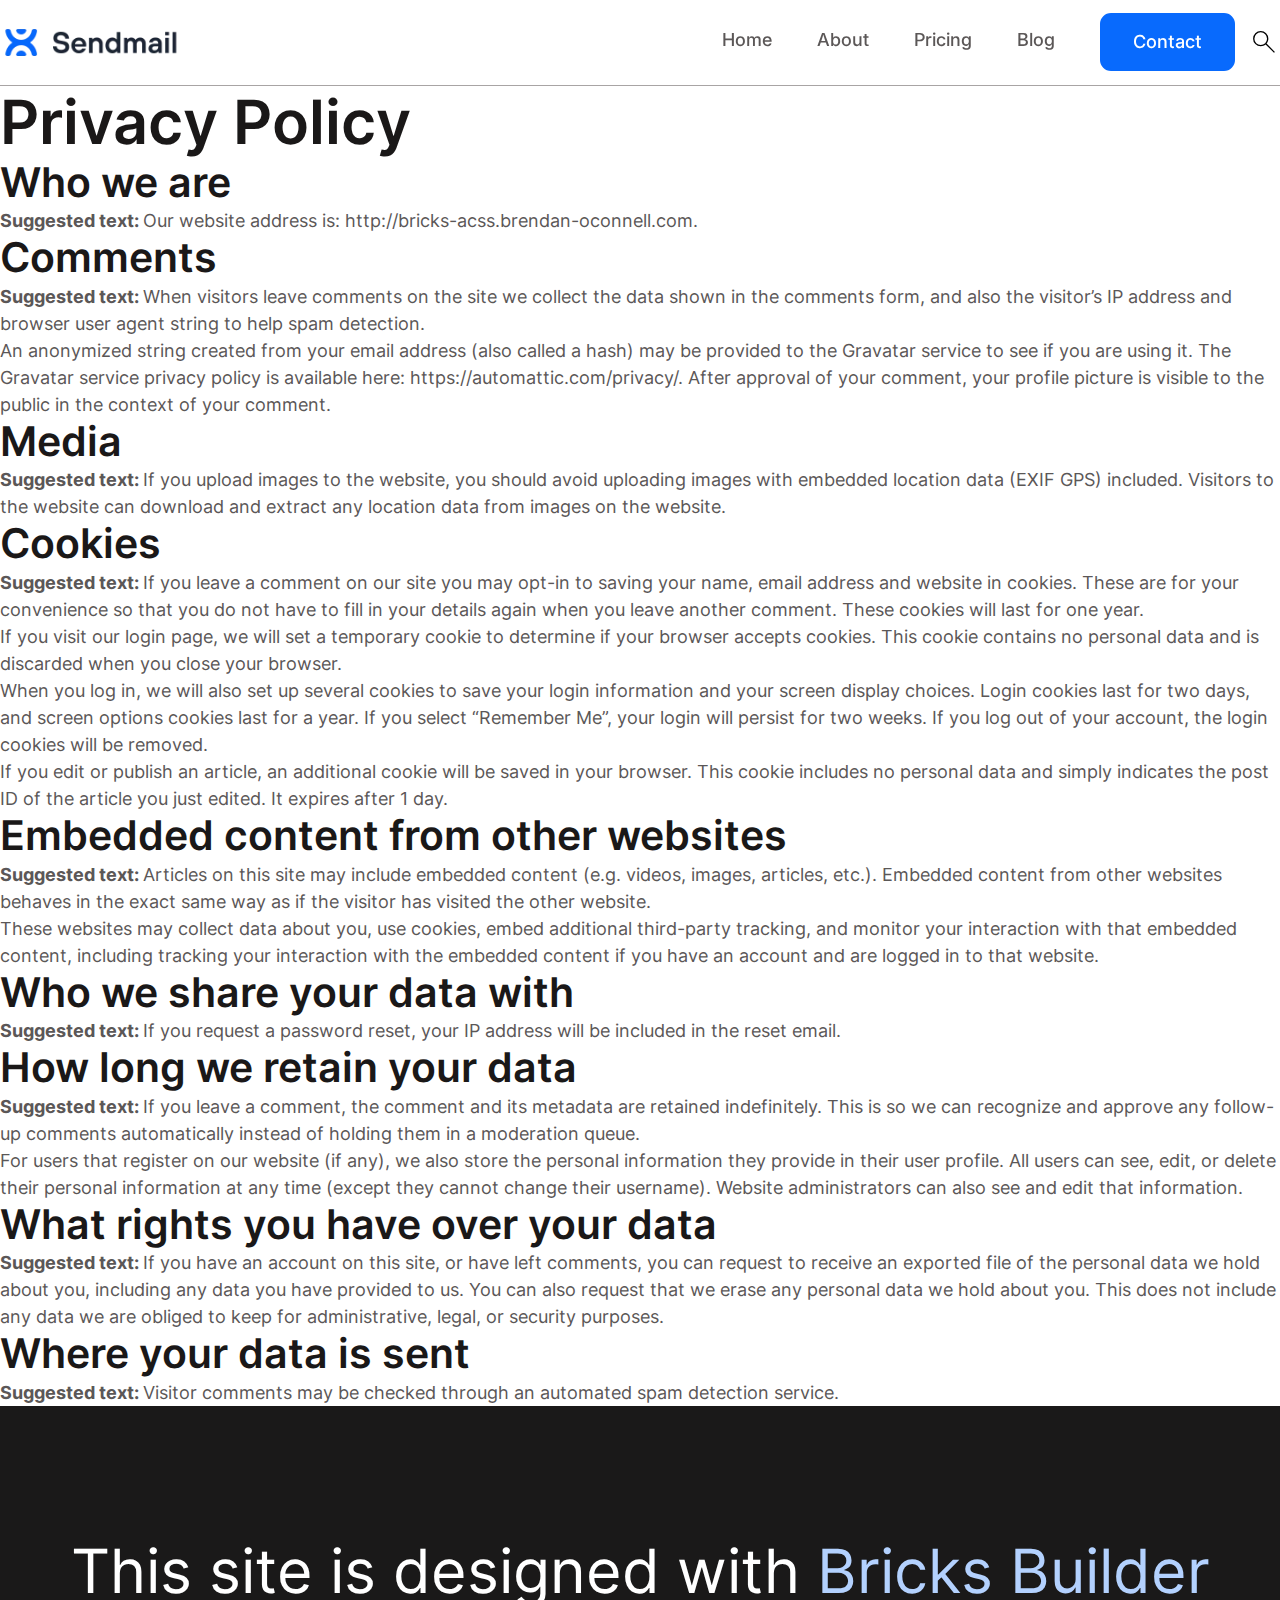
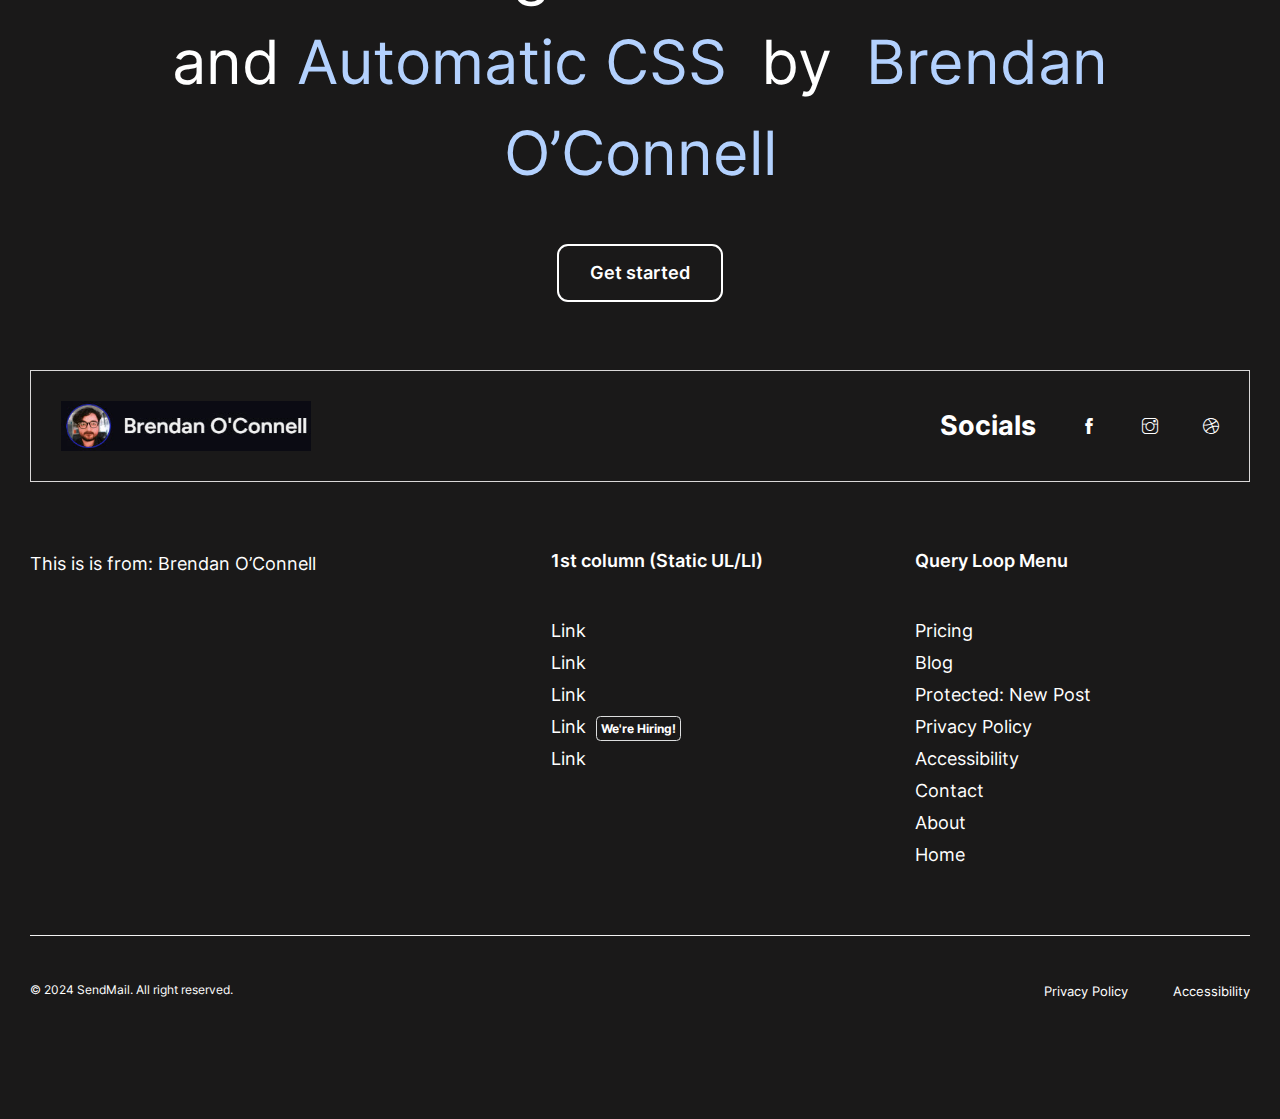
<file: privacy-policy/index.html>
<!DOCTYPE html>
<html lang="en-US">
<head>
<meta charset="UTF-8">
<meta name="viewport" content="width=device-width, initial-scale=1">
<title>Privacy Policy &#8211; SendMail</title>
<meta name="robots" content="noindex, nofollow">
<link rel="dns-prefetch" href="//fonts.googleapis.com">
<link rel="alternate" type="application/rss+xml" title="SendMail &raquo; Feed" href="/feed/">
<link rel="alternate" type="application/rss+xml" title="SendMail &raquo; Comments Feed" href="/comments/feed/">
<script>
window._wpemojiSettings = {"baseUrl":"https:\/\/s.w.org\/images\/core\/emoji\/15.0.3\/72x72\/","ext":".png","svgUrl":"https:\/\/s.w.org\/images\/core\/emoji\/15.0.3\/svg\/","svgExt":".svg","source":{"concatemoji":"\/wp-includes\/js\/wp-emoji-release.min.js?ver=6.6"}};
/*! This file is auto-generated */
!function(i,n){var o,s,e;function c(e){try{var t={supportTests:e,timestamp:(new Date).valueOf()};sessionStorage.setItem(o,JSON.stringify(t))}catch(e){}}function p(e,t,n){e.clearRect(0,0,e.canvas.width,e.canvas.height),e.fillText(t,0,0);var t=new Uint32Array(e.getImageData(0,0,e.canvas.width,e.canvas.height).data),r=(e.clearRect(0,0,e.canvas.width,e.canvas.height),e.fillText(n,0,0),new Uint32Array(e.getImageData(0,0,e.canvas.width,e.canvas.height).data));return t.every(function(e,t){return e===r[t]})}function u(e,t,n){switch(t){case"flag":return n(e,"🏳️‍⚧️","🏳️​⚧️")?!1:!n(e,"🇺🇳","🇺​🇳")&&!n(e,"🏴󠁧󠁢󠁥󠁮󠁧󠁿","🏴​󠁧​󠁢​󠁥​󠁮​󠁧​󠁿");case"emoji":return!n(e,"🐦‍⬛","🐦​⬛")}return!1}function f(e,t,n){var r="undefined"!=typeof WorkerGlobalScope&&self instanceof WorkerGlobalScope?new OffscreenCanvas(300,150):i.createElement("canvas"),a=r.getContext("2d",{willReadFrequently:!0}),o=(a.textBaseline="top",a.font="600 32px Arial",{});return e.forEach(function(e){o[e]=t(a,e,n)}),o}function t(e){var t=i.createElement("script");t.src=e,t.defer=!0,i.head.appendChild(t)}"undefined"!=typeof Promise&&(o="wpEmojiSettingsSupports",s=["flag","emoji"],n.supports={everything:!0,everythingExceptFlag:!0},e=new Promise(function(e){i.addEventListener("DOMContentLoaded",e,{once:!0})}),new Promise(function(t){var n=function(){try{var e=JSON.parse(sessionStorage.getItem(o));if("object"==typeof e&&"number"==typeof e.timestamp&&(new Date).valueOf()<e.timestamp+604800&&"object"==typeof e.supportTests)return e.supportTests}catch(e){}return null}();if(!n){if("undefined"!=typeof Worker&&"undefined"!=typeof OffscreenCanvas&&"undefined"!=typeof URL&&URL.createObjectURL&&"undefined"!=typeof Blob)try{var e="postMessage("+f.toString()+"("+[JSON.stringify(s),u.toString(),p.toString()].join(",")+"));",r=new Blob([e],{type:"text/javascript"}),a=new Worker(URL.createObjectURL(r),{name:"wpTestEmojiSupports"});return void(a.onmessage=function(e){c(n=e.data),a.terminate(),t(n)})}catch(e){}c(n=f(s,u,p))}t(n)}).then(function(e){for(var t in e)n.supports[t]=e[t],n.supports.everything=n.supports.everything&&n.supports[t],"flag"!==t&&(n.supports.everythingExceptFlag=n.supports.everythingExceptFlag&&n.supports[t]);n.supports.everythingExceptFlag=n.supports.everythingExceptFlag&&!n.supports.flag,n.DOMReady=!1,n.readyCallback=function(){n.DOMReady=!0}}).then(function(){return e}).then(function(){var e;n.supports.everything||(n.readyCallback(),(e=n.source||{}).concatemoji?t(e.concatemoji):e.wpemoji&&e.twemoji&&(t(e.twemoji),t(e.wpemoji)))}))}((window,document),window._wpemojiSettings);
</script>
<link rel="preconnect" href="https://fonts.gstatic.com/" crossorigin>
<link rel="stylesheet" id="bricks-advanced-themer-css" href="/wp-content/plugins/bricks-advanced-themer/assets/css/bricks-advanced-themer.css?ver=1716417690" media="all">
<style id="bricks-advanced-themer-inline-css">:root{--min-viewport:360;--max-viewport:1600;--base-font:10;--clamp-unit:1vw;}:root,.brxc-light-colors{}</style>
<style id="wp-emoji-styles-inline-css">img.wp-smiley, img.emoji {
		display: inline !important;
		border: none !important;
		box-shadow: none !important;
		height: 1em !important;
		width: 1em !important;
		margin: 0 0.07em !important;
		vertical-align: -0.1em !important;
		background: none !important;
		padding: 0 !important;
	}</style>
<link rel="stylesheet" id="wp-block-library-css" href="/wp-includes/css/dist/block-library/style.min.css?ver=6.6" media="all">
<link rel="stylesheet" id="automaticcss-core-css" href="/wp-content/uploads/automatic-css/automatic.css?ver=1721285623" media="all">
<style id="automaticcss-core-inline-css">/* File: automatic-custom-css.css - Version: 3.0.4 - Generated: 2024-07-17 23:53:43 */</style>
<link rel="stylesheet" id="automaticcss-gutenberg-css" href="/wp-content/uploads/automatic-css/automatic-gutenberg.css?ver=1721285624" media="all">
<link rel="stylesheet" id="automaticcss-gutenberg-color-palette-css" href="/wp-content/uploads/automatic-css/automatic-gutenberg-color-palette.css?ver=1721285625" media="all">
<style id="classic-theme-styles-inline-css">/*! This file is auto-generated */
.wp-block-button__link{color:#fff;background-color:#32373c;border-radius:9999px;box-shadow:none;text-decoration:none;padding:calc(.667em + 2px) calc(1.333em + 2px);font-size:1.125em}.wp-block-file__button{background:#32373c;color:#fff;text-decoration:none}</style>
<style id="global-styles-inline-css">:root{--wp--preset--aspect-ratio--square: 1;--wp--preset--aspect-ratio--4-3: 4/3;--wp--preset--aspect-ratio--3-4: 3/4;--wp--preset--aspect-ratio--3-2: 3/2;--wp--preset--aspect-ratio--2-3: 2/3;--wp--preset--aspect-ratio--16-9: 16/9;--wp--preset--aspect-ratio--9-16: 9/16;--wp--preset--color--black: var(--black);--wp--preset--color--cyan-bluish-gray: #abb8c3;--wp--preset--color--white: var(--white);--wp--preset--color--pale-pink: #f78da7;--wp--preset--color--vivid-red: #cf2e2e;--wp--preset--color--luminous-vivid-orange: #ff6900;--wp--preset--color--luminous-vivid-amber: #fcb900;--wp--preset--color--light-green-cyan: #7bdcb5;--wp--preset--color--vivid-green-cyan: #00d084;--wp--preset--color--pale-cyan-blue: #8ed1fc;--wp--preset--color--vivid-cyan-blue: #0693e3;--wp--preset--color--vivid-purple: #9b51e0;--wp--preset--color--primary: var(--primary);--wp--preset--color--secondary: var(--secondary);--wp--preset--color--base: var(--base);--wp--preset--color--neutral: var(--neutral);--wp--preset--color--transparent: transparent;--wp--preset--color--primary-ultra-dark: var(--primary-ultra-dark);--wp--preset--color--primary-dark: var(--primary-dark);--wp--preset--color--primary-semi-dark: var(--primary-semi-dark);--wp--preset--color--primary-medium: var(--primary-medium);--wp--preset--color--primary-semi-light: var(--primary-semi-light);--wp--preset--color--primary-light: var(--primary-light);--wp--preset--color--primary-ultra-light: var(--primary-ultra-light);--wp--preset--color--primary-comp: var(--primary-comp);--wp--preset--color--primary-hover: var(--primary-hover);--wp--preset--color--primary-trans-90: var(--primary-trans-90);--wp--preset--color--primary-trans-80: var(--primary-trans-80);--wp--preset--color--primary-trans-70: var(--primary-trans-70);--wp--preset--color--primary-trans-60: var(--primary-trans-60);--wp--preset--color--primary-trans-40: var(--primary-trans-40);--wp--preset--color--primary-trans-50: var(--primary-trans-50);--wp--preset--color--primary-trans-30: var(--primary-trans-30);--wp--preset--color--primary-trans-20: var(--primary-trans-20);--wp--preset--color--primary-trans-10: var(--primary-trans-10);--wp--preset--color--primary-ultra-dark-trans-90: var(--primary-ultra-dark-trans-90);--wp--preset--color--primary-ultra-dark-trans-80: var(--primary-ultra-dark-trans-80);--wp--preset--color--primary-ultra-dark-trans-70: var(--primary-ultra-dark-trans-70);--wp--preset--color--primary-ultra-dark-trans-60: var(--primary-ultra-dark-trans-60);--wp--preset--color--primary-ultra-dark-trans-50: var(--primary-ultra-dark-trans-50);--wp--preset--color--primary-ultra-dark-trans-40: var(--primary-ultra-dark-trans-40);--wp--preset--color--primary-ultra-dark-trans-30: var(--primary-ultra-dark-trans-30);--wp--preset--color--primary-ultra-dark-trans-20: var(--primary-ultra-dark-trans-20);--wp--preset--color--primary-ultra-dark-trans-10: var(--primary-ultra-dark-trans-10);--wp--preset--color--primary-dark-trans-90: var(--primary-dark-trans-90);--wp--preset--color--primary-dark-trans-80: var(--primary-dark-trans-80);--wp--preset--color--primary-dark-trans-70: var(--primary-dark-trans-70);--wp--preset--color--primary-dark-trans-60: var(--primary-dark-trans-60);--wp--preset--color--primary-dark-trans-50: var(--primary-dark-trans-50);--wp--preset--color--primary-dark-trans-40: var(--primary-dark-trans-40);--wp--preset--color--primary-dark-trans-30: var(--primary-dark-trans-30);--wp--preset--color--primary-dark-trans-20: var(--primary-dark-trans-20);--wp--preset--color--primary-dark-trans-10: var(--primary-dark-trans-10);--wp--preset--color--primary-light-trans-90: var(--primary-light-trans-90);--wp--preset--color--primary-light-trans-80: var(--primary-light-trans-80);--wp--preset--color--primary-light-trans-70: var(--primary-light-trans-70);--wp--preset--color--primary-light-trans-60: var(--primary-light-trans-60);--wp--preset--color--primary-light-trans-50: var(--primary-light-trans-50);--wp--preset--color--primary-light-trans-40: var(--primary-light-trans-40);--wp--preset--color--primary-light-trans-30: var(--primary-light-trans-30);--wp--preset--color--primary-light-trans-20: var(--primary-light-trans-20);--wp--preset--color--primary-light-trans-10: var(--primary-light-trans-10);--wp--preset--color--secondary-ultra-dark: var(--secondary-ultra-dark);--wp--preset--color--secondary-dark: var(--secondary-dark);--wp--preset--color--secondary-semi-dark: var(--secondary-semi-dark);--wp--preset--color--secondary-medium: var(--secondary-medium);--wp--preset--color--secondary-semi-light: var(--secondary-semi-light);--wp--preset--color--secondary-light: var(--secondary-light);--wp--preset--color--secondary-ultra-light: var(--secondary-ultra-light);--wp--preset--color--secondary-comp: var(--secondary-comp);--wp--preset--color--secondary-hover: var(--secondary-hover);--wp--preset--color--secondary-trans-90: var(--secondary-trans-90);--wp--preset--color--secondary-trans-80: var(--secondary-trans-80);--wp--preset--color--secondary-trans-70: var(--secondary-trans-70);--wp--preset--color--secondary-trans-60: var(--secondary-trans-60);--wp--preset--color--secondary-trans-40: var(--secondary-trans-40);--wp--preset--color--secondary-trans-50: var(--secondary-trans-50);--wp--preset--color--secondary-trans-30: var(--secondary-trans-30);--wp--preset--color--secondary-trans-20: var(--secondary-trans-20);--wp--preset--color--secondary-trans-10: var(--secondary-trans-10);--wp--preset--color--secondary-ultra-dark-trans-90: var(--secondary-ultra-dark-trans-90);--wp--preset--color--secondary-ultra-dark-trans-80: var(--secondary-ultra-dark-trans-80);--wp--preset--color--secondary-ultra-dark-trans-70: var(--secondary-ultra-dark-trans-70);--wp--preset--color--secondary-ultra-dark-trans-60: var(--secondary-ultra-dark-trans-60);--wp--preset--color--secondary-ultra-dark-trans-50: var(--secondary-ultra-dark-trans-50);--wp--preset--color--secondary-ultra-dark-trans-40: var(--secondary-ultra-dark-trans-40);--wp--preset--color--secondary-ultra-dark-trans-30: var(--secondary-ultra-dark-trans-30);--wp--preset--color--secondary-ultra-dark-trans-20: var(--secondary-ultra-dark-trans-20);--wp--preset--color--secondary-ultra-dark-trans-10: var(--secondary-ultra-dark-trans-10);--wp--preset--color--secondary-dark-trans-90: var(--secondary-dark-trans-90);--wp--preset--color--secondary-dark-trans-80: var(--secondary-dark-trans-80);--wp--preset--color--secondary-dark-trans-70: var(--secondary-dark-trans-70);--wp--preset--color--secondary-dark-trans-60: var(--secondary-dark-trans-60);--wp--preset--color--secondary-dark-trans-50: var(--secondary-dark-trans-50);--wp--preset--color--secondary-dark-trans-40: var(--secondary-dark-trans-40);--wp--preset--color--secondary-dark-trans-30: var(--secondary-dark-trans-30);--wp--preset--color--secondary-dark-trans-20: var(--secondary-dark-trans-20);--wp--preset--color--secondary-dark-trans-10: var(--secondary-dark-trans-10);--wp--preset--color--secondary-light-trans-90: var(--secondary-light-trans-90);--wp--preset--color--secondary-light-trans-80: var(--secondary-light-trans-80);--wp--preset--color--secondary-light-trans-70: var(--secondary-light-trans-70);--wp--preset--color--secondary-light-trans-60: var(--secondary-light-trans-60);--wp--preset--color--secondary-light-trans-50: var(--secondary-light-trans-50);--wp--preset--color--secondary-light-trans-40: var(--secondary-light-trans-40);--wp--preset--color--secondary-light-trans-30: var(--secondary-light-trans-30);--wp--preset--color--secondary-light-trans-20: var(--secondary-light-trans-20);--wp--preset--color--secondary-light-trans-10: var(--secondary-light-trans-10);--wp--preset--color--base-ultra-dark: var(--base-ultra-dark);--wp--preset--color--base-dark: var(--base-dark);--wp--preset--color--base-semi-dark: var(--base-semi-dark);--wp--preset--color--base-medium: var(--base-medium);--wp--preset--color--base-semi-light: var(--base-semi-light);--wp--preset--color--base-light: var(--base-light);--wp--preset--color--base-ultra-light: var(--base-ultra-light);--wp--preset--color--base-comp: var(--base-comp);--wp--preset--color--base-hover: var(--base-hover);--wp--preset--color--base-trans-90: var(--base-trans-90);--wp--preset--color--base-trans-80: var(--base-trans-80);--wp--preset--color--base-trans-70: var(--base-trans-70);--wp--preset--color--base-trans-60: var(--base-trans-60);--wp--preset--color--base-trans-40: var(--base-trans-40);--wp--preset--color--base-trans-50: var(--base-trans-50);--wp--preset--color--base-trans-30: var(--base-trans-30);--wp--preset--color--base-trans-20: var(--base-trans-20);--wp--preset--color--base-trans-10: var(--base-trans-10);--wp--preset--color--base-ultra-dark-trans-90: var(--base-ultra-dark-trans-90);--wp--preset--color--base-ultra-dark-trans-80: var(--base-ultra-dark-trans-80);--wp--preset--color--base-ultra-dark-trans-70: var(--base-ultra-dark-trans-70);--wp--preset--color--base-ultra-dark-trans-60: var(--base-ultra-dark-trans-60);--wp--preset--color--base-ultra-dark-trans-50: var(--base-ultra-dark-trans-50);--wp--preset--color--base-ultra-dark-trans-40: var(--base-ultra-dark-trans-40);--wp--preset--color--base-ultra-dark-trans-30: var(--base-ultra-dark-trans-30);--wp--preset--color--base-ultra-dark-trans-20: var(--base-ultra-dark-trans-20);--wp--preset--color--base-ultra-dark-trans-10: var(--base-ultra-dark-trans-10);--wp--preset--color--base-dark-trans-90: var(--base-dark-trans-90);--wp--preset--color--base-dark-trans-80: var(--base-dark-trans-80);--wp--preset--color--base-dark-trans-70: var(--base-dark-trans-70);--wp--preset--color--base-dark-trans-60: var(--base-dark-trans-60);--wp--preset--color--base-dark-trans-50: var(--base-dark-trans-50);--wp--preset--color--base-dark-trans-40: var(--base-dark-trans-40);--wp--preset--color--base-dark-trans-30: var(--base-dark-trans-30);--wp--preset--color--base-dark-trans-20: var(--base-dark-trans-20);--wp--preset--color--base-dark-trans-10: var(--base-dark-trans-10);--wp--preset--color--base-light-trans-90: var(--base-light-trans-90);--wp--preset--color--base-light-trans-80: var(--base-light-trans-80);--wp--preset--color--base-light-trans-70: var(--base-light-trans-70);--wp--preset--color--base-light-trans-60: var(--base-light-trans-60);--wp--preset--color--base-light-trans-50: var(--base-light-trans-50);--wp--preset--color--base-light-trans-40: var(--base-light-trans-40);--wp--preset--color--base-light-trans-30: var(--base-light-trans-30);--wp--preset--color--base-light-trans-20: var(--base-light-trans-20);--wp--preset--color--base-light-trans-10: var(--base-light-trans-10);--wp--preset--color--neutral-ultra-dark: var(--neutral-ultra-dark);--wp--preset--color--neutral-dark: var(--neutral-dark);--wp--preset--color--neutral-semi-dark: var(--neutral-semi-dark);--wp--preset--color--neutral-medium: var(--neutral-medium);--wp--preset--color--neutral-semi-light: var(--neutral-semi-light);--wp--preset--color--neutral-light: var(--neutral-light);--wp--preset--color--neutral-ultra-light: var(--neutral-ultra-light);--wp--preset--color--neutral-comp: var(--neutral-comp);--wp--preset--color--neutral-hover: var(--neutral-hover);--wp--preset--color--neutral-trans-90: var(--neutral-trans-90);--wp--preset--color--neutral-trans-80: var(--neutral-trans-80);--wp--preset--color--neutral-trans-70: var(--neutral-trans-70);--wp--preset--color--neutral-trans-60: var(--neutral-trans-60);--wp--preset--color--neutral-trans-40: var(--neutral-trans-40);--wp--preset--color--neutral-trans-50: var(--neutral-trans-50);--wp--preset--color--neutral-trans-30: var(--neutral-trans-30);--wp--preset--color--neutral-trans-20: var(--neutral-trans-20);--wp--preset--color--neutral-trans-10: var(--neutral-trans-10);--wp--preset--color--neutral-ultra-dark-trans-90: var(--neutral-ultra-dark-trans-90);--wp--preset--color--neutral-ultra-dark-trans-80: var(--neutral-ultra-dark-trans-80);--wp--preset--color--neutral-ultra-dark-trans-70: var(--neutral-ultra-dark-trans-70);--wp--preset--color--neutral-ultra-dark-trans-60: var(--neutral-ultra-dark-trans-60);--wp--preset--color--neutral-ultra-dark-trans-50: var(--neutral-ultra-dark-trans-50);--wp--preset--color--neutral-ultra-dark-trans-40: var(--neutral-ultra-dark-trans-40);--wp--preset--color--neutral-ultra-dark-trans-30: var(--neutral-ultra-dark-trans-30);--wp--preset--color--neutral-ultra-dark-trans-20: var(--neutral-ultra-dark-trans-20);--wp--preset--color--neutral-ultra-dark-trans-10: var(--neutral-ultra-dark-trans-10);--wp--preset--color--neutral-dark-trans-90: var(--neutral-dark-trans-90);--wp--preset--color--neutral-dark-trans-80: var(--neutral-dark-trans-80);--wp--preset--color--neutral-dark-trans-70: var(--neutral-dark-trans-70);--wp--preset--color--neutral-dark-trans-60: var(--neutral-dark-trans-60);--wp--preset--color--neutral-dark-trans-50: var(--neutral-dark-trans-50);--wp--preset--color--neutral-dark-trans-40: var(--neutral-dark-trans-40);--wp--preset--color--neutral-dark-trans-30: var(--neutral-dark-trans-30);--wp--preset--color--neutral-dark-trans-20: var(--neutral-dark-trans-20);--wp--preset--color--neutral-dark-trans-10: var(--neutral-dark-trans-10);--wp--preset--color--neutral-light-trans-90: var(--neutral-light-trans-90);--wp--preset--color--neutral-light-trans-80: var(--neutral-light-trans-80);--wp--preset--color--neutral-light-trans-70: var(--neutral-light-trans-70);--wp--preset--color--neutral-light-trans-60: var(--neutral-light-trans-60);--wp--preset--color--neutral-light-trans-50: var(--neutral-light-trans-50);--wp--preset--color--neutral-light-trans-40: var(--neutral-light-trans-40);--wp--preset--color--neutral-light-trans-30: var(--neutral-light-trans-30);--wp--preset--color--neutral-light-trans-20: var(--neutral-light-trans-20);--wp--preset--color--neutral-light-trans-10: var(--neutral-light-trans-10);--wp--preset--color--black-trans-90: var(--black-trans-90);--wp--preset--color--black-trans-80: var(--black-trans-80);--wp--preset--color--black-trans-70: var(--black-trans-70);--wp--preset--color--black-trans-60: var(--black-trans-60);--wp--preset--color--black-trans-50: var(--black-trans-50);--wp--preset--color--black-trans-40: var(--black-trans-40);--wp--preset--color--black-trans-30: var(--black-trans-30);--wp--preset--color--black-trans-20: var(--black-trans-20);--wp--preset--color--black-trans-10: var(--black-trans-10);--wp--preset--color--white-trans-90: var(--white-trans-90);--wp--preset--color--white-trans-80: var(--white-trans-80);--wp--preset--color--white-trans-70: var(--white-trans-70);--wp--preset--color--white-trans-60: var(--white-trans-60);--wp--preset--color--white-trans-50: var(--white-trans-50);--wp--preset--color--white-trans-40: var(--white-trans-40);--wp--preset--color--white-trans-30: var(--white-trans-30);--wp--preset--color--white-trans-20: var(--white-trans-20);--wp--preset--color--white-trans-10: var(--white-trans-10);--wp--preset--gradient--vivid-cyan-blue-to-vivid-purple: linear-gradient(135deg,rgba(6,147,227,1) 0%,rgb(155,81,224) 100%);--wp--preset--gradient--light-green-cyan-to-vivid-green-cyan: linear-gradient(135deg,rgb(122,220,180) 0%,rgb(0,208,130) 100%);--wp--preset--gradient--luminous-vivid-amber-to-luminous-vivid-orange: linear-gradient(135deg,rgba(252,185,0,1) 0%,rgba(255,105,0,1) 100%);--wp--preset--gradient--luminous-vivid-orange-to-vivid-red: linear-gradient(135deg,rgba(255,105,0,1) 0%,rgb(207,46,46) 100%);--wp--preset--gradient--very-light-gray-to-cyan-bluish-gray: linear-gradient(135deg,rgb(238,238,238) 0%,rgb(169,184,195) 100%);--wp--preset--gradient--cool-to-warm-spectrum: linear-gradient(135deg,rgb(74,234,220) 0%,rgb(151,120,209) 20%,rgb(207,42,186) 40%,rgb(238,44,130) 60%,rgb(251,105,98) 80%,rgb(254,248,76) 100%);--wp--preset--gradient--blush-light-purple: linear-gradient(135deg,rgb(255,206,236) 0%,rgb(152,150,240) 100%);--wp--preset--gradient--blush-bordeaux: linear-gradient(135deg,rgb(254,205,165) 0%,rgb(254,45,45) 50%,rgb(107,0,62) 100%);--wp--preset--gradient--luminous-dusk: linear-gradient(135deg,rgb(255,203,112) 0%,rgb(199,81,192) 50%,rgb(65,88,208) 100%);--wp--preset--gradient--pale-ocean: linear-gradient(135deg,rgb(255,245,203) 0%,rgb(182,227,212) 50%,rgb(51,167,181) 100%);--wp--preset--gradient--electric-grass: linear-gradient(135deg,rgb(202,248,128) 0%,rgb(113,206,126) 100%);--wp--preset--gradient--midnight: linear-gradient(135deg,rgb(2,3,129) 0%,rgb(40,116,252) 100%);--wp--preset--font-size--small: 13px;--wp--preset--font-size--medium: 20px;--wp--preset--font-size--large: 36px;--wp--preset--font-size--x-large: 42px;--wp--preset--spacing--20: 0.44rem;--wp--preset--spacing--30: 0.67rem;--wp--preset--spacing--40: 1rem;--wp--preset--spacing--50: 1.5rem;--wp--preset--spacing--60: 2.25rem;--wp--preset--spacing--70: 3.38rem;--wp--preset--spacing--80: 5.06rem;--wp--preset--shadow--natural: 6px 6px 9px rgba(0, 0, 0, 0.2);--wp--preset--shadow--deep: 12px 12px 50px rgba(0, 0, 0, 0.4);--wp--preset--shadow--sharp: 6px 6px 0px rgba(0, 0, 0, 0.2);--wp--preset--shadow--outlined: 6px 6px 0px -3px rgba(255, 255, 255, 1), 6px 6px rgba(0, 0, 0, 1);--wp--preset--shadow--crisp: 6px 6px 0px rgba(0, 0, 0, 1);}:where(.is-layout-flex){gap: 0.5em;}:where(.is-layout-grid){gap: 0.5em;}body .is-layout-flex{display: flex;}.is-layout-flex{flex-wrap: wrap;align-items: center;}.is-layout-flex > :is(*, div){margin: 0;}body .is-layout-grid{display: grid;}.is-layout-grid > :is(*, div){margin: 0;}:where(.wp-block-columns.is-layout-flex){gap: 2em;}:where(.wp-block-columns.is-layout-grid){gap: 2em;}:where(.wp-block-post-template.is-layout-flex){gap: 1.25em;}:where(.wp-block-post-template.is-layout-grid){gap: 1.25em;}.has-black-color{color: var(--wp--preset--color--black) !important;}.has-cyan-bluish-gray-color{color: var(--wp--preset--color--cyan-bluish-gray) !important;}.has-white-color{color: var(--wp--preset--color--white) !important;}.has-pale-pink-color{color: var(--wp--preset--color--pale-pink) !important;}.has-vivid-red-color{color: var(--wp--preset--color--vivid-red) !important;}.has-luminous-vivid-orange-color{color: var(--wp--preset--color--luminous-vivid-orange) !important;}.has-luminous-vivid-amber-color{color: var(--wp--preset--color--luminous-vivid-amber) !important;}.has-light-green-cyan-color{color: var(--wp--preset--color--light-green-cyan) !important;}.has-vivid-green-cyan-color{color: var(--wp--preset--color--vivid-green-cyan) !important;}.has-pale-cyan-blue-color{color: var(--wp--preset--color--pale-cyan-blue) !important;}.has-vivid-cyan-blue-color{color: var(--wp--preset--color--vivid-cyan-blue) !important;}.has-vivid-purple-color{color: var(--wp--preset--color--vivid-purple) !important;}.has-black-background-color{background-color: var(--wp--preset--color--black) !important;}.has-cyan-bluish-gray-background-color{background-color: var(--wp--preset--color--cyan-bluish-gray) !important;}.has-white-background-color{background-color: var(--wp--preset--color--white) !important;}.has-pale-pink-background-color{background-color: var(--wp--preset--color--pale-pink) !important;}.has-vivid-red-background-color{background-color: var(--wp--preset--color--vivid-red) !important;}.has-luminous-vivid-orange-background-color{background-color: var(--wp--preset--color--luminous-vivid-orange) !important;}.has-luminous-vivid-amber-background-color{background-color: var(--wp--preset--color--luminous-vivid-amber) !important;}.has-light-green-cyan-background-color{background-color: var(--wp--preset--color--light-green-cyan) !important;}.has-vivid-green-cyan-background-color{background-color: var(--wp--preset--color--vivid-green-cyan) !important;}.has-pale-cyan-blue-background-color{background-color: var(--wp--preset--color--pale-cyan-blue) !important;}.has-vivid-cyan-blue-background-color{background-color: var(--wp--preset--color--vivid-cyan-blue) !important;}.has-vivid-purple-background-color{background-color: var(--wp--preset--color--vivid-purple) !important;}.has-black-border-color{border-color: var(--wp--preset--color--black) !important;}.has-cyan-bluish-gray-border-color{border-color: var(--wp--preset--color--cyan-bluish-gray) !important;}.has-white-border-color{border-color: var(--wp--preset--color--white) !important;}.has-pale-pink-border-color{border-color: var(--wp--preset--color--pale-pink) !important;}.has-vivid-red-border-color{border-color: var(--wp--preset--color--vivid-red) !important;}.has-luminous-vivid-orange-border-color{border-color: var(--wp--preset--color--luminous-vivid-orange) !important;}.has-luminous-vivid-amber-border-color{border-color: var(--wp--preset--color--luminous-vivid-amber) !important;}.has-light-green-cyan-border-color{border-color: var(--wp--preset--color--light-green-cyan) !important;}.has-vivid-green-cyan-border-color{border-color: var(--wp--preset--color--vivid-green-cyan) !important;}.has-pale-cyan-blue-border-color{border-color: var(--wp--preset--color--pale-cyan-blue) !important;}.has-vivid-cyan-blue-border-color{border-color: var(--wp--preset--color--vivid-cyan-blue) !important;}.has-vivid-purple-border-color{border-color: var(--wp--preset--color--vivid-purple) !important;}.has-vivid-cyan-blue-to-vivid-purple-gradient-background{background: var(--wp--preset--gradient--vivid-cyan-blue-to-vivid-purple) !important;}.has-light-green-cyan-to-vivid-green-cyan-gradient-background{background: var(--wp--preset--gradient--light-green-cyan-to-vivid-green-cyan) !important;}.has-luminous-vivid-amber-to-luminous-vivid-orange-gradient-background{background: var(--wp--preset--gradient--luminous-vivid-amber-to-luminous-vivid-orange) !important;}.has-luminous-vivid-orange-to-vivid-red-gradient-background{background: var(--wp--preset--gradient--luminous-vivid-orange-to-vivid-red) !important;}.has-very-light-gray-to-cyan-bluish-gray-gradient-background{background: var(--wp--preset--gradient--very-light-gray-to-cyan-bluish-gray) !important;}.has-cool-to-warm-spectrum-gradient-background{background: var(--wp--preset--gradient--cool-to-warm-spectrum) !important;}.has-blush-light-purple-gradient-background{background: var(--wp--preset--gradient--blush-light-purple) !important;}.has-blush-bordeaux-gradient-background{background: var(--wp--preset--gradient--blush-bordeaux) !important;}.has-luminous-dusk-gradient-background{background: var(--wp--preset--gradient--luminous-dusk) !important;}.has-pale-ocean-gradient-background{background: var(--wp--preset--gradient--pale-ocean) !important;}.has-electric-grass-gradient-background{background: var(--wp--preset--gradient--electric-grass) !important;}.has-midnight-gradient-background{background: var(--wp--preset--gradient--midnight) !important;}.has-small-font-size{font-size: var(--wp--preset--font-size--small) !important;}.has-medium-font-size{font-size: var(--wp--preset--font-size--medium) !important;}.has-large-font-size{font-size: var(--wp--preset--font-size--large) !important;}.has-x-large-font-size{font-size: var(--wp--preset--font-size--x-large) !important;}
:where(.wp-block-post-template.is-layout-flex){gap: 1.25em;}:where(.wp-block-post-template.is-layout-grid){gap: 1.25em;}
:where(.wp-block-columns.is-layout-flex){gap: 2em;}:where(.wp-block-columns.is-layout-grid){gap: 2em;}
:root :where(.wp-block-pullquote){font-size: 1.5em;line-height: 1.6;}</style>
<link rel="stylesheet" id="bricks-frontend-css" href="/wp-content/themes/bricks/assets/css/frontend.min.css?ver=1721285667" media="all">
<style id="bricks-frontend-inline-css">:root { --x-backtotop-stroke-width: 4px;}[data-x-backtotop] { position: fixed; background: none; border: none; box-shadow: none; z-index: 10; box-shadow: 10px 10px 30px 0 rgb(0 0 0 / 12%); transition: all .125s ease-in; text-align: center; opacity: 0; width: 60px; height: 60px; right: 40px; bottom: 40px; transform: translateY(10px);}[data-x-backtotop*=progress] { height: auto!important;}[data-x-backtotop*=progress] { border-radius: 1000px;}body.bricks-is-frontend [data-x-backtotop]:focus { outline: none;}body.bricks-is-frontend [data-x-backtotop]:focus-visible { outline: thin dotted currentcolor;}.x-back-to-top.brx-draggable.is-empty { min-height: 0; min-width: 0;}.x-back-to-top[aria-hidden=true] { pointer-events: none;}.x-back-to-top_progress { vertical-align: middle; overflow: visible; z-index: 1;}svg.x-back-to-top_progress:not(:root) { overflow: visible;}.x-back-to-top_content { display: flex; align-items: center; justify-content: center; flex-direction: column; height: 100%; width: 100%;}[data-x-backtotop*=progress] .x-back-to-top_content { position: absolute; top: 0; left: 0; right: 0; bottom: 0; z-index: -1; overflow: hidden; border-radius: 1000px;}.x-back-to-top_progress-line { fill: transparent; stroke-width: calc( var(--x-backtotop-stroke-width) + 1px); stroke: #111; stroke-linecap: round;}.x-back-to-top_progress-background { stroke: #e5e5e5; fill: transparent; stroke-width: var(--x-backtotop-stroke-width);}svg.x-back-to-top_progress { inline-size: auto;}.x-back-to-top_builder-preview { opacity: 1!important; transform: none!important;}.brx-body.iframe [data-x-backtotop].brx-draggable { transition: all .125s ease-in}.brx-body.iframe .x-back-to-top { transition-property: all!important;}.brx-body.iframe .brx-draggable.is-empty:not(.editing) { outline: none;}
@font-face{font-family:"Inter";font-weight:400;font-display:swap;src:url(/wp-content/uploads/2024/05/Inter-VariableFont_slntwght.woff2) format("woff2");}@font-face{font-family:"Inter";font-weight:600;font-display:swap;src:url(/wp-content/uploads/2024/05/Inter-VariableFont_slntwght.woff2) format("woff2");}@font-face{font-family:"Inter";font-weight:700;font-display:swap;src:url(/wp-content/uploads/2024/05/Inter-VariableFont_slntwght.woff2) format("woff2");}@font-face{font-family:"Inter";font-weight:800;font-display:swap;src:url(/wp-content/uploads/2024/05/Inter-VariableFont_slntwght.woff2) format("woff2");}</style>
<link rel="stylesheet" id="bricks-child-css" href="/wp-content/themes/bricks-child/style.css?ver=1709125742" media="all">
<link rel="stylesheet" id="bricks-default-content-css" href="/wp-content/themes/bricks/assets/css/frontend/content-default.min.css?ver=1721285667" media="all">
<link rel="stylesheet" id="bricks-font-awesome-6-css" href="/wp-content/themes/bricks/assets/css/libs/font-awesome-6.min.css?ver=1721285667" media="all">
<link rel="stylesheet" id="bricks-themify-icons-css" href="/wp-content/themes/bricks/assets/css/libs/themify-icons.min.css?ver=1721285667" media="all">
<link rel="stylesheet" id="automaticcss-bricks-css" href="/wp-content/uploads/automatic-css/automatic-bricks.css?ver=1721285624" media="all">
<link rel="stylesheet" id="color-scheme-switcher-frontend-css" href="/wp-content/plugins/automaticcss-plugin/classes/Features/Color_Scheme_Switcher/css/frontend.css?ver=1721285527" media="all">
<link rel="stylesheet" id="automaticcss-frames-css" href="/wp-content/uploads/automatic-css/automatic-frames.css?ver=1721285625" media="all">
<style id="bricks-frontend-inline-inline-css">html {scroll-behavior: smooth}
:root {}:root { --bricks-color-acss_import_transparent: transparent; }  body {font-family: "Inter"} h1, h2, h3, h4, h5, h6 {font-weight: 600} .brxe-container {width: 1280px} .woocommerce main.site-main {width: 1280px} #brx-content.wordpress {width: 1280px} .header.brxe-div {border-bottom: 1px solid var(--neutral-semi-light)} .header { margin-inline: auto; } .header__inner.brxe-container {display: flex; flex-direction: row; align-items: center; justify-content: space-between; align-self: center !important; padding-top: var(--space-xs); padding-right: var(--section-padding-x); padding-bottom: var(--space-xs); padding-left: var(--section-padding-x)} @media (max-width: 767px) {.header__inner.brxe-container {flex-wrap: nowrap} } .header__logo.brxe-image {width: 10em} .nav.brxe-nav-menu .bricks-mobile-menu-toggle {color: var(--fr-text-dark)} .nav.brxe-nav-menu .bricks-mobile-menu > li > a {color: var(--fr-text-light)} .nav.brxe-nav-menu .bricks-mobile-menu > li > .brx-submenu-toggle > * {color: var(--fr-text-light)} .nav.brxe-nav-menu .bricks-nav-menu > li {margin-left: 0} .nav.brxe-nav-menu .bricks-nav-menu .sub-menu .brx-submenu-toggle > a + button {color: var(--link-color); font-size: var(--text-s); line-height: 1} .nav.brxe-nav-menu .bricks-nav-menu .sub-menu {background-color: var(--shade-ultra-light)} .nav.brxe-nav-menu .bricks-nav-menu .sub-menu > li > a {color: var(--link-color)} .nav.brxe-nav-menu .bricks-nav-menu .sub-menu > li > .brx-submenu-toggle > * {color: var(--link-color)} .nav.brxe-nav-menu .bricks-mobile-menu .sub-menu > li > a {color: var(--fr-text-light)} .nav.brxe-nav-menu .bricks-mobile-menu .sub-menu > li > .brx-submenu-toggle > * {color: var(--fr-text-light)} .nav.brxe-nav-menu .bricks-nav-menu > li:hover > a {color: var(--link-color-hover)} .nav.brxe-nav-menu .bricks-nav-menu > li:hover > .brx-submenu-toggle > * {color: var(--link-color-hover)} .nav.brxe-nav-menu {font-variation-settings: "wght" 500; width: 100%; display: flex; justify-content: flex-end} .nav.brxe-nav-menu .bricks-nav-menu > li > a {color: var(--neutral-semi-dark); line-height: var(--btn-line-height); font-weight: 200; padding-top: calc(var(--btn-pad-y) / 1); padding-bottom: calc(var(--btn-pad-y) / 1); justify-content: center} .nav.brxe-nav-menu .bricks-nav-menu > li > .brx-submenu-toggle > * {color: var(--neutral-semi-dark); line-height: var(--btn-line-height); font-weight: 200; padding-top: calc(var(--btn-pad-y) / 1); padding-bottom: calc(var(--btn-pad-y) / 1)} .nav.brxe-nav-menu .bricks-nav-menu .current-menu-item > a {color: var(--link-color-active)} .nav.brxe-nav-menu .bricks-nav-menu .current-menu-item > .brx-submenu-toggle > * {color: var(--link-color-active)} .nav.brxe-nav-menu .bricks-nav-menu > .current-menu-parent > a {color: var(--link-color-active)} .nav.brxe-nav-menu .bricks-nav-menu > .current-menu-parent > .brx-submenu-toggle > * {color: var(--link-color-active)} .nav.brxe-nav-menu .bricks-nav-menu > .current-menu-ancestor > a {color: var(--link-color-active)} .nav.brxe-nav-menu .bricks-nav-menu > .current-menu-ancestor > .brx-submenu-toggle > * {color: var(--link-color-active)} .nav.brxe-nav-menu .bricks-nav-menu .sub-menu > li:hover > a {color: var(--link-color-hover)} .nav.brxe-nav-menu .bricks-nav-menu .sub-menu > li:hover > .brx-submenu-toggle > * {color: var(--link-color-hover)} .nav.brxe-nav-menu .bricks-nav-menu .sub-menu .brx-submenu-toggle > a:hover + button {color: var(--link-color-hover)} .nav.brxe-nav-menu .bricks-nav-menu .sub-menu button[aria-expanded="true"] > * {transform: rotateZ(270deg)} .nav.brxe-nav-menu .bricks-nav-menu button[aria-expanded="true"] > * {transform: rotateZ(180deg)} .nav.brxe-nav-menu .bricks-nav-menu .sub-menu .brx-submenu-toggle button {padding-right: 20px} .nav.brxe-nav-menu .bricks-nav-menu .sub-menu a {padding-right: 0; padding-left: 0} .nav.brxe-nav-menu .bricks-nav-menu .sub-menu button {padding-right: 0; padding-left: 0} .nav.brxe-nav-menu .bricks-nav-menu {gap: var(--content-gap)} .nav.brxe-nav-menu .bricks-nav-menu > li > .brx-submenu-toggle {justify-content: center} .nav { --link-color: var(--primary-ultra-dark); --link-color-hover: var(--primary-hover); --link-color-active: var(--primary);--button-color: var(--primary); --button-color-hover: var(--primary-hover); --button-text: var(--fr-text-light); --button-text-hover: var(--fr-text-light); --toggle-gap: .5em; --sub-li-padding: 1em;} .nav ul.bricks-mobile-menu { display: flex; align-items: center;} .show-mobile-menu ul.bricks-mobile-menu { display: flex; flex-direction: column; align-items: flex-start;} .nav { align-items: center; } .nav nav {width: 100%;}.nav .bricks-nav-menu > li:first-child,.nav .bricks-nav-menu > li:last-child { margin-inline-start: auto;}.nav .bricks-nav-menu > li:last-child a {background-color: var(--button-color); border-color: var(--button-color);color: var(--button-text)!important; border-width: var(--btn-border-size); border-radius: var(--btn-radius); border-style: solid; min-inline-size: var(--btn-width); line-height: var(--btn-line-height); letter-spacing: var(--btn-letter-spacing); text-transform: var(--btn-text-transform); text-decoration: var(--btn-text-decoration);font-style: var(--btn-text-style); font-weight: var(--btn-weight); padding: var(--btn-pad-y) var(--btn-pad-x); justify-content: center; text-align: center;}.nav .bricks-nav-menu > li:last-child a:hover {background-color: var(--button-color-hover); border-color: var(--button-color-hover);color: var(--button-text-hover)!important;} .nav .brx-submenu-toggle {display: flex; flex-direction: row; gap: var(--toggle-gap);} .nav .brx-submenu-toggle button { margin: 0!important; padding: 0!important;} .nav .sub-menu {min-inline-size: max-content!important;} .nav .sub-menu li {padding-inline: var(--sub-li-padding);} @media (max-width: 991px) {.nav.brxe-nav-menu {line-height: 0} }@media (max-width: 767px) {.nav.brxe-nav-menu .bricks-mobile-menu > .menu-item-has-children .brx-submenu-toggle button {color: var(--fr-text-light)} } .footer-container.brxe-container {row-gap: var(--container-gap)} .footer__cta.brxe-block {display: flex; flex-direction: column; align-items: center; row-gap: var(--content-gap)} .footer__cta-heading.brxe-text {font-size: var(--h1); text-align: center} .footer__cta-heading.brxe-text a {font-size: var(--h1); text-align: center; font-size: inherit} .footer__cta-heading a{ color: var(--primary-light);} .footer__header.brxe-block {padding-top: var(--space-m); padding-right: var(--space-m); padding-bottom: var(--space-m); padding-left: var(--space-m); display: flex; flex-direction: row; justify-content: center; border: .1rem solid var(--neutral-light); align-items: center; flex-wrap: nowrap} .footer__social-wrapper.brxe-block {flex-direction: row; align-items: center; column-gap: var(--content-gap); justify-content: flex-end} .footer__socials-text.brxe-text-basic {font-size: var(--h3); font-weight: 700} .footer__socials.brxe-div {display: flex; column-gap: var(--content-gap)} .footer__social-icon.brxe-icon {font-size: 1.6rem} .footer__footer.brxe-block {row-gap: var(--container-gap)} .footer__footer-intro.brxe-block {row-gap: var(--content-gap); display: grid; align-items: initial; grid-template-columns: var(--grid-12); grid-gap: var(--grid-gap)} @media (max-width: 767px) {.footer__footer-intro.brxe-block {grid-template-columns: var(--grid-1)} } .footer__newsletter.brxe-block {row-gap: var(--content-gap); grid-column: 1/5} @media (max-width: 767px) {.footer__newsletter.brxe-block {grid-column: span 1} } .footer__nav-wrapper.brxe-block {grid-column: 6/-1} @media (max-width: 767px) {.footer__nav-wrapper.brxe-block {grid-column: span 1} } .footer-nav-wrapper.brxe-block {display: grid; align-items: initial; grid-template-columns: var(--grid-2); grid-gap: var(--grid-gap)} @media (max-width: 767px) {.footer-nav-wrapper.brxe-block {grid-template-columns: var(--grid-3)} }@media (max-width: 478px) {.footer-nav-wrapper.brxe-block {grid-template-columns: var(--grid-2)} } .footer-nav-column.brxe-div {display: flex; flex-direction: column; row-gap: var(--content-gap)} .footer-nav-heading.brxe-heading {font-size: var(--text-m)} .footer-menu.brxe-block {display: flex; flex-direction: column; row-gap: .5rem} .footer-link-update.brxe-text-basic {font-size: var(--text-s); color: var(--action); font-weight: 700; padding-top: .4rem; padding-right: .4rem; padding-bottom: .4rem; padding-left: .4rem; background-color: var(--action-ultra-light); margin-left: 1rem; border: 1px solid var(--bricks-border-color); border-radius: var(--radius-xs)} .footer__copy-legal.brxe-block {display: grid; align-items: initial; grid-template-columns: var(--grid-2); padding-top: var(--space-l); border-top: .1rem solid var(--neutral-ultra-light); align-items: center} @media (max-width: 767px) {.footer__copy-legal.brxe-block {grid-template-columns: var(--grid-1)} } .footer-bottom__left.brxe-block {flex-direction: row; row-gap: var(--space-xs); column-gap: var(--space-xs); align-items: center} @media (max-width: 478px) {.footer-bottom__left.brxe-block {flex-direction: column; align-items: flex-start} } .footer-copyright.brxe-text-basic {font-size: var(--text-s)} .footer-legal-nav.brxe-block {flex-direction: row; column-gap: var(--content-gap)} .footer-legal__li.brxe-div {line-height: 1} .footer-legal__link-text.brxe-text-link {font-size: calc(var(--text-s) * 1.1)}  .bricks-is-frontend .animation-trigger{ opacity:0; }  .animate{ animation-name: fadeAnimation; animation-delay: calc(var(--delay, 0) * 200ms); animation-duration: var(--duration, 400ms); animation-timing-function: ease-in-out; animation-fill-mode: forwards; }  .animation--left-to-right{ --translate: -20px,0,0; } .animation--right-to-left{ --translate: 20px,0,0; } .animation--top-to-bottom{ --translate: 0,-20px,0; } .animation--bottom-to-top{ --translate: 0,20px,0; }  @keyframes fadeAnimation{ from{ color: rgba(0, 0, 0, 0.35); transform: translate3d(var(--translate)); } to{ opacity: 1; transform: translate3d(0,0,0); color: rgba(0, 0, 0, 1); } }  .bricks-is-frontend .animation-trigger { color: rgba(0, 0, 0, 0.35);  }  .fade { animation-name: fadeInAnimation; animation-duration: var(--duration, 400ms); animation-timing-function: ease-in-out; animation-fill-mode: forwards; }  @keyframes fadeInAnimation { from { color: rgba(0, 0, 0, 0.35);  } to { color: rgba(0, 0, 0, 1);  } } @media (max-width: 991px) {#brxe-yryzcv .bricks-nav-menu-wrapper { display: none; }#brxe-yryzcv .bricks-mobile-menu-toggle { display: block; }}#brxe-yryzcv button {height: 1.15em; width: 1.15em} #brxe-vteckb svg {height: var(--icon); width: var(--icon)} #brxe-vteckb button {height: var(--icon); width: var(--icon)} #brxe-vteckb form {overflow: hidden} #brxe-vykytl {display: flex; align-items: center; column-gap: var(--space-xs)} #brxe-wpkctk {padding-right: 0; padding-left: 0} @media (max-width: 991px) {#brxe-wpkctk {padding-right: var(--section-padding-x); padding-left: var(--section-padding-x)} } #brxe-gzfdjg .bricks-site-logo {width: 250px} #brxe-vqvkgu {justify-content: flex-end} @media (max-width: 767px) {#brxe-vqvkgu {justify-content: flex-start} } #brxe-kqxrop {display: flex} #brxe-ixrttd {border-top: 1px solid var(--action-ultra-light)} #brxe-jrmops {right: 40px; bottom: 40px; transform: translateY(10px); width: 50px} #brxe-jrmops .x-back-to-top_progress-line {stroke: var(--action)} #brxe-jrmops .x-back-to-top_progress {--x-backtotop-stroke-width: 3px} #brx-header.sticky.scrolling > .brxe-section,#brx-header.sticky.scrolling > .brxe-container,#brx-header.sticky.scrolling > .brxe-block,#brx-header.sticky.scrolling > .brxe-div {background-color: var(--white-trans-90)}</style>
<link rel="stylesheet" id="bricks-google-fonts-css" href="https://fonts.googleapis.com/css2?family=Inter:wght@100;200;300;400;500;600;700;800;900&#038;display=swap" media="all">
<script id="color-scheme-switcher-frontend-js-extra">var acss = {"color_mode":"light","enable_client_color_preference":"false"};</script>
<script src="/wp-content/plugins/automaticcss-plugin/classes/Features/Color_Scheme_Switcher/js/frontend.min.js?ver=1721285527" id="color-scheme-switcher-frontend-js"></script>
<link rel="https://api.w.org/" href="/wp-json/">
<link rel="alternate" title="JSON" type="application/json" href="/wp-json/wp/v2/pages/27">
<link rel="EditURI" type="application/rsd+xml" title="RSD" href="/xmlrpc.php?rsd">
<meta name="generator" content="WordPress 6.6">
<link rel="canonical" href="/privacy-policy/">
<link rel="shortlink" href="/?p=27">
<link rel="alternate" title="oEmbed (JSON)" type="application/json+oembed" href="/wp-json/oembed/1.0/embed?url=https%3A%2F%2F%2Fprivacy-policy%2F">
<link rel="alternate" title="oEmbed (XML)" type="text/xml+oembed" href="/wp-json/oembed/1.0/embed?url=https%3A%2F%2F%2Fprivacy-policy%2F#038;format=xml">

<!-- Facebook Open Graph (by Bricks) -->
<meta property="og:url" content="/privacy-policy/">
<meta property="og:site_name" content="SendMail">
<meta property="og:title" content="Privacy Policy">
<meta property="og:description" content="Who we are Suggested text: Our website address is: http://bricks-acss.brendan-oconnell.com. Comments Suggested text: When visitors leave comments on the site we collect the data shown in the comments form, and also the visitor’s IP address and browser user agent string to help spam detection. An anonymized string created from your email address (also called a [&hellip;]">
<meta property="og:type" content="website">
</head>

<body class="page-template-default page page-id-27 brx-body bricks-is-frontend wp-embed-responsive">		<a class="skip-link" href="#brx-content" aria-label="Skip to main content">Skip to main content</a>

					<a class="skip-link" href="#brx-footer" aria-label="Skip to footer">Skip to footer</a>
			<header id="brx-header" class="sticky on-scroll" data-slide-up-after="600"><div id="brxe-ureirh" class="brxe-div header bricks-lazy-hidden"><div id="brxe-wpkctk" class="brxe-container header__inner bricks-lazy-hidden">
<a id="brxe-lfzyer" class="brxe-image fr-logo header__logo tag" href="/"><img width="408" height="96" src="/wp-content/uploads/2024/05/Sendmail-Logo1.webp" class="css-filter size-full" alt="SendMail logo" loading="eager" decoding="async" srcset="/wp-content/uploads/2024/05/Sendmail-Logo1.webp 408w, /wp-content/uploads/2024/05/Sendmail-Logo1-300x71.webp 300w" sizes="(max-width: 408px) 100vw, 408px"></a><div id="brxe-vykytl" class="brxe-div bricks-lazy-hidden">
<div id="brxe-yryzcv" data-script-id="yryzcv" class="brxe-nav-menu nav">
<nav class="bricks-nav-menu-wrapper tablet_portrait"><ul id="menu-primary-menu" class="bricks-nav-menu">
<li id="menu-item-47" class="menu-item menu-item-type-post_type menu-item-object-page menu-item-home menu-item-47 bricks-menu-item"><a href="/">Home</a></li>
<li id="menu-item-49" class="menu-item menu-item-type-post_type menu-item-object-page menu-item-49 bricks-menu-item"><a href="/about/">About</a></li>
<li id="menu-item-448" class="menu-item menu-item-type-post_type menu-item-object-page menu-item-448 bricks-menu-item"><a href="/pricing/">Pricing</a></li>
<li id="menu-item-165" class="menu-item menu-item-type-post_type menu-item-object-page menu-item-165 bricks-menu-item"><a href="/blog/">Blog</a></li>
<li id="menu-item-50" class="menu-item menu-item-type-post_type menu-item-object-page menu-item-50 bricks-menu-item"><a href="/contact/">Contact</a></li>
</ul></nav>			<button class="bricks-mobile-menu-toggle" aria-haspopup="true" aria-label="Open mobile menu" aria-expanded="false">
				<span class="bar-top"></span>
				<span class="bar-center"></span>
				<span class="bar-bottom"></span>
			</button>
			<nav class="bricks-mobile-menu-wrapper left"><ul id="menu-primary-menu-1" class="bricks-mobile-menu">
<li class="menu-item menu-item-type-post_type menu-item-object-page menu-item-home menu-item-47 bricks-menu-item"><a href="/">Home</a></li>
<li class="menu-item menu-item-type-post_type menu-item-object-page menu-item-49 bricks-menu-item"><a href="/about/">About</a></li>
<li class="menu-item menu-item-type-post_type menu-item-object-page menu-item-448 bricks-menu-item"><a href="/pricing/">Pricing</a></li>
<li class="menu-item menu-item-type-post_type menu-item-object-page menu-item-165 bricks-menu-item"><a href="/blog/">Blog</a></li>
<li class="menu-item menu-item-type-post_type menu-item-object-page menu-item-50 bricks-menu-item"><a href="/contact/">Contact</a></li>
</ul></nav><div class="bricks-mobile-menu-overlay"></div>
</div>
<div id="brxe-vteckb" class="brxe-search">
<button aria-expanded="false" aria-label="Toggle Search" class="toggle"><svg class="" xmlns="http://www.w3.org/2000/svg" width="32" height="32" viewbox="0 0 24 24"><path fill="currentColor" d="m19.485 20.154l-6.262-6.262q-.75.639-1.725.989q-.975.35-1.96.35q-2.402 0-4.066-1.663q-1.664-1.664-1.664-4.065T5.47 5.436q1.663-1.667 4.064-1.667q2.402 0 4.068 1.664q1.666 1.664 1.666 4.067q0 1.042-.369 2.017q-.37.975-.97 1.668l6.262 6.261zM9.538 14.23q1.99 0 3.361-1.37q1.37-1.37 1.37-3.361q0-1.99-1.37-3.36q-1.37-1.37-3.36-1.37q-1.99 0-3.361 1.37q-1.37 1.37-1.37 3.36q0 1.99 1.37 3.36q1.37 1.37 3.36 1.37"></path></svg></button>			<div class="bricks-search-overlay">
				<div class="bricks-search-inner">
					<h4 class="title">Search site</h4>
<form role="search" method="get" class="bricks-search-form" action="/">
	<label for="search-input-vteckb" class="screen-reader-text"><span>Search ...</span></label>
	<input type="search" placeholder="Search ..." value="" name="s" id="search-input-vteckb">

	</form>
				</div>

				<button aria-label="Close search" class="close">×</button>			</div>
			</div>
</div>
</div></div></header><article id="brx-content" class="wordpress post-27 page type-page status-publish hentry">
	<h1>Privacy Policy</h1>
<h2 class="wp-block-heading">Who we are</h2>



<p><strong class="privacy-policy-tutorial">Suggested text: </strong>Our website address is: http://bricks-acss.brendan-oconnell.com.</p>



<h2 class="wp-block-heading">Comments</h2>



<p><strong class="privacy-policy-tutorial">Suggested text: </strong>When visitors leave comments on the site we collect the data shown in the comments form, and also the visitor’s IP address and browser user agent string to help spam detection.</p>



<p>An anonymized string created from your email address (also called a hash) may be provided to the Gravatar service to see if you are using it. The Gravatar service privacy policy is available here: https://automattic.com/privacy/. After approval of your comment, your profile picture is visible to the public in the context of your comment.</p>



<h2 class="wp-block-heading">Media</h2>



<p><strong class="privacy-policy-tutorial">Suggested text: </strong>If you upload images to the website, you should avoid uploading images with embedded location data (EXIF GPS) included. Visitors to the website can download and extract any location data from images on the website.</p>



<h2 class="wp-block-heading">Cookies</h2>



<p><strong class="privacy-policy-tutorial">Suggested text: </strong>If you leave a comment on our site you may opt-in to saving your name, email address and website in cookies. These are for your convenience so that you do not have to fill in your details again when you leave another comment. These cookies will last for one year.</p>



<p>If you visit our login page, we will set a temporary cookie to determine if your browser accepts cookies. This cookie contains no personal data and is discarded when you close your browser.</p>



<p>When you log in, we will also set up several cookies to save your login information and your screen display choices. Login cookies last for two days, and screen options cookies last for a year. If you select &#8220;Remember Me&#8221;, your login will persist for two weeks. If you log out of your account, the login cookies will be removed.</p>



<p>If you edit or publish an article, an additional cookie will be saved in your browser. This cookie includes no personal data and simply indicates the post ID of the article you just edited. It expires after 1 day.</p>



<h2 class="wp-block-heading">Embedded content from other websites</h2>



<p><strong class="privacy-policy-tutorial">Suggested text: </strong>Articles on this site may include embedded content (e.g. videos, images, articles, etc.). Embedded content from other websites behaves in the exact same way as if the visitor has visited the other website.</p>



<p>These websites may collect data about you, use cookies, embed additional third-party tracking, and monitor your interaction with that embedded content, including tracking your interaction with the embedded content if you have an account and are logged in to that website.</p>



<h2 class="wp-block-heading">Who we share your data with</h2>



<p><strong class="privacy-policy-tutorial">Suggested text: </strong>If you request a password reset, your IP address will be included in the reset email.</p>



<h2 class="wp-block-heading">How long we retain your data</h2>



<p><strong class="privacy-policy-tutorial">Suggested text: </strong>If you leave a comment, the comment and its metadata are retained indefinitely. This is so we can recognize and approve any follow-up comments automatically instead of holding them in a moderation queue.</p>



<p>For users that register on our website (if any), we also store the personal information they provide in their user profile. All users can see, edit, or delete their personal information at any time (except they cannot change their username). Website administrators can also see and edit that information.</p>



<h2 class="wp-block-heading">What rights you have over your data</h2>



<p><strong class="privacy-policy-tutorial">Suggested text: </strong>If you have an account on this site, or have left comments, you can request to receive an exported file of the personal data we hold about you, including any data you have provided to us. You can also request that we erase any personal data we hold about you. This does not include any data we are obliged to keep for administrative, legal, or security purposes.</p>



<h2 class="wp-block-heading">Where your data is sent</h2>



<p><strong class="privacy-policy-tutorial">Suggested text: </strong>Visitor comments may be checked through an automated spam detection service.</p>
</article>
<footer id="brx-footer"><section id="brxe-ixrttd" class="brxe-section footer bg--dark bricks-lazy-hidden"><div id="brxe-axumfa" class="brxe-container footer-container bricks-lazy-hidden">
<div id="brxe-hmmiin" class="brxe-block footer__cta bricks-lazy-hidden">
<div id="brxe-nudpos" class="brxe-text footer__cta-heading">
<p>This site is designed with <a href="https://bricksbuilder.io/" target="_blank" rel="noopener">Bricks Builder</a> and <a href="https://automaticcss.com/" target="_blank" rel="noopener">Automatic CSS </a> by  <a href="https://brendan-oconnell.com/" target="_blank" rel="noopener">Brendan O&#8217;Connell</a></p>
</div>
<a id="brxe-dsqmvb" class="brxe-button btn--action bricks-button" href="/contact/">Get started</a>
</div>
<div id="brxe-lsgaqb" class="brxe-block footer__header bricks-lazy-hidden">
<div id="brxe-mgzxag" class="brxe-block footer__brand bricks-lazy-hidden"><a id="brxe-gzfdjg" class="brxe-logo footer__logo" href="https://brendan-oconnell.com/" target="_blank"><img width="345" height="70" src="/wp-content/uploads/2024/06/name-logo.jpg" class="bricks-site-logo css-filter" alt="SendMail" data-bricks-logo="/wp-content/uploads/2024/06/name-logo.jpg" loading="eager" decoding="async" srcset="/wp-content/uploads/2024/06/name-logo.jpg 345w, /wp-content/uploads/2024/06/name-logo-300x61.jpg 300w" sizes="(max-width: 345px) 100vw, 345px"></a></div>
<div id="brxe-hvqova" class="brxe-block footer__social-wrapper bricks-lazy-hidden">
<div id="brxe-tpwxds" class="brxe-div footer__text-wrapper bricks-lazy-hidden"><span id="brxe-yvwwjp" class="brxe-text-basic footer__socials-text">Socials</span></div>
<ul id="brxe-yrurhw" class="brxe-div list--none footer__socials bricks-lazy-hidden">
<div id="brxe-inmwsx" class="brxe-div footer__social-item bricks-lazy-hidden"><i id="brxe-iyhdmp" class="brxe-icon footer__social-icon ti-facebook"></i></div>
<div id="brxe-nnotjp" class="brxe-div footer__social-item bricks-lazy-hidden"><i id="brxe-bztntl" class="brxe-icon footer__social-icon ti-instagram"></i></div>
<div id="brxe-iugfwh" class="brxe-div footer__social-item bricks-lazy-hidden"><i id="brxe-uwbzrr" class="brxe-icon footer__social-icon ti-dribbble"></i></div>
</ul>
</div>
</div>
<div id="brxe-kwflim" class="brxe-block footer__footer bricks-lazy-hidden">
<div id="brxe-unaiyh" class="brxe-block footer__footer-intro bricks-lazy-hidden">
<div id="brxe-xbwjmv" class="brxe-block footer__newsletter bricks-lazy-hidden"><div id="brxe-otwojj" class="brxe-text footer__newsletter-text">
<p>This is is from: <a href="https://brendan-oconnell.com/" target="_blank" rel="noopener">Brendan O&#8217;Connell</a></p>
</div></div>
<div id="brxe-fphtse" class="brxe-block footer__nav-wrapper bricks-lazy-hidden"><nav id="brxe-yshesw" class="brxe-block footer-nav-wrapper bricks-lazy-hidden" aria-label="Footer"><div id="brxe-jvcnfn" class="brxe-div footer-nav-column bricks-lazy-hidden" lebelledby="regionheading">
<h3 id="brxe-jzktgt" class="brxe-heading footer-nav-heading" label="regionheading">1st column (Static UL/LI)</h3>
<ul id="brxe-ownhxq" class="brxe-block footer-menu list--none bricks-lazy-hidden">
<li id="brxe-rbbpjv" class="brxe-div footer-menu__link bricks-lazy-hidden"><a id="brxe-nmiimo" class="brxe-text-link footer-menu__link-text" href="#">Link</a></li>
<li id="brxe-clbnba" class="brxe-div footer-menu__link bricks-lazy-hidden"><a id="brxe-odqxsh" class="brxe-text-link footer-menu__link-text" href="#">Link</a></li>
<li id="brxe-lejghp" class="brxe-div footer-menu__link bricks-lazy-hidden"><a id="brxe-jrcftd" class="brxe-text-link footer-menu__link-text" href="#">Link</a></li>
<li id="brxe-bfnhty" class="brxe-div footer-menu__link bricks-lazy-hidden">
<a id="brxe-hmlbec" class="brxe-text-link footer-menu__link-text" href="#">Link</a><span id="brxe-nptsze" class="brxe-text-basic footer-link-update">We're Hiring!</span>
</li>
<li id="brxe-gmnyor" class="brxe-div footer-menu__link bricks-lazy-hidden"><a id="brxe-iujoxs" class="brxe-text-link footer-menu__link-text" href="#">Link</a></li>
</ul>
</div>
<div id="brxe-nsrjyo" class="brxe-div footer-nav-column bricks-lazy-hidden">
<h3 id="brxe-oaiohc" class="brxe-heading footer-nav-heading">Query Loop Menu</h3>
<ul id="brxe-bqeczk" class="brxe-block footer-menu list--none bricks-lazy-hidden">
<li class="brxe-pcaxbp brxe-div footer-menu__link bricks-lazy-hidden"><a class="brxe-uynqih brxe-text-link footer-menu__link-text" href="/pricing/">Pricing</a></li>
<li class="brxe-pcaxbp brxe-div footer-menu__link bricks-lazy-hidden"><a class="brxe-uynqih brxe-text-link footer-menu__link-text" href="/blog/">Blog</a></li>
<li class="brxe-pcaxbp brxe-div footer-menu__link bricks-lazy-hidden"><a class="brxe-uynqih brxe-text-link footer-menu__link-text" href="/new-post/">Protected: New Post</a></li>
<li class="brxe-pcaxbp brxe-div footer-menu__link bricks-lazy-hidden"><a class="brxe-uynqih brxe-text-link footer-menu__link-text" href="/privacy-policy/" aria-current="page">Privacy Policy</a></li>
<li class="brxe-pcaxbp brxe-div footer-menu__link bricks-lazy-hidden"><a class="brxe-uynqih brxe-text-link footer-menu__link-text" href="/accessibility/">Accessibility</a></li>
<li class="brxe-pcaxbp brxe-div footer-menu__link bricks-lazy-hidden"><a class="brxe-uynqih brxe-text-link footer-menu__link-text" href="/contact/">Contact</a></li>
<li class="brxe-pcaxbp brxe-div footer-menu__link bricks-lazy-hidden"><a class="brxe-uynqih brxe-text-link footer-menu__link-text" href="/about/">About</a></li>
<li class="brxe-pcaxbp brxe-div footer-menu__link bricks-lazy-hidden"><a class="brxe-uynqih brxe-text-link footer-menu__link-text" href="/">Home</a></li>
<li class="brx-query-trail" data-query-element-id="pcaxbp" data-query-vars="{&quot;post_type&quot;:[&quot;page&quot;],&quot;post_status&quot;:&quot;publish&quot;,&quot;paged&quot;:1,&quot;posts_per_page&quot;:&quot;10&quot;}" data-page="1" data-max-pages="1">
</ul>
</div></nav></div>
</div>
<div id="brxe-anfiqb" class="brxe-block footer__copy-legal bricks-lazy-hidden">
<div id="brxe-bxkosp" class="brxe-block footer-bottom__left bricks-lazy-hidden"><div id="brxe-otdaky" class="brxe-div footer-bottom__copyright bricks-lazy-hidden"><p id="brxe-xmbwua" class="brxe-text-basic footer-copyright">©  2024 SendMail. All right reserved.</p></div></div>
<nav id="brxe-kqxrop" class="brxe-div footer-nav-legal bricks-lazy-hidden" aria-label="Legal"><ul id="brxe-vqvkgu" class="brxe-block footer-legal-nav list--none bricks-lazy-hidden">
<li id="brxe-lnhrrm" class="brxe-div footer-legal__li bricks-lazy-hidden"><a id="brxe-gyewha" class="brxe-text-link footer-legal__link-text" href="/privacy-policy/" aria-current="page">Privacy Policy</a></li>
<li id="brxe-ssglws" class="brxe-div footer-legal__li bricks-lazy-hidden"><a id="brxe-txmtlb" class="brxe-text-link footer-legal__link-text" href="/accessibility/">Accessibility</a></li>
</ul></nav>
</div>
</div>
</div></section><button id="brxe-jrmops" data-script-id="jrmops" class="brxe-xbacktotop bricks-lazy-hidden x-back-to-top" data-x-backtotop="{&quot;type&quot;:&quot;progress&quot;,&quot;scrollDistance&quot;:100,&quot;scrollUp&quot;:false}" aria-label="Back to top"><svg class="x-back-to-top_progress" height="100%" viewbox="0 0 100 100" width="100%">
              <path class="x-back-to-top_progress-background" d="M50,1 a50,50 0 0,1 0,100 a50,50 0 0,1 0,-100"></path>
              <path class="x-back-to-top_progress-line" d="M50,1 a50,50 0 0,1 0,100 a50,50 0 0,1 0,-100"></path>
          </svg><span class="x-back-to-top_content"><span class="x-back-to-top_icon"><i class="fas fa-chevron-up"></i></span></span></button></footer>        <span class="ssp-id" style="display:none">27</span>
		<script id="bricks-scripts-js-extra">var bricksData = {"debug":"","locale":"en_US","ajaxUrl":"\/wp-admin\/admin-ajax.php","restApiUrl":"\/wp-json\/bricks\/v1\/","nonce":"5a32b0b4d2","formNonce":"a70ba61c8e","wpRestNonce":"ef4f833731","postId":"27","recaptchaIds":[],"animatedTypingInstances":[],"videoInstances":[],"splideInstances":[],"tocbotInstances":[],"swiperInstances":[],"queryLoopInstances":[],"interactions":[],"filterInstances":[],"isotopeInstances":[],"mapStyles":{"ultraLightWithLabels":{"label":"Ultra light with labels","style":"[ { \"featureType\": \"water\", \"elementType\": \"geometry\", \"stylers\": [ { \"color\": \"#e9e9e9\" }, { \"lightness\": 17 } ] }, { \"featureType\": \"landscape\", \"elementType\": \"geometry\", \"stylers\": [ { \"color\": \"#f5f5f5\" }, { \"lightness\": 20 } ] }, { \"featureType\": \"road.highway\", \"elementType\": \"geometry.fill\", \"stylers\": [ { \"color\": \"#ffffff\" }, { \"lightness\": 17 } ] }, { \"featureType\": \"road.highway\", \"elementType\": \"geometry.stroke\", \"stylers\": [ { \"color\": \"#ffffff\" }, { \"lightness\": 29 }, { \"weight\": 0.2 } ] }, { \"featureType\": \"road.arterial\", \"elementType\": \"geometry\", \"stylers\": [ { \"color\": \"#ffffff\" }, { \"lightness\": 18 } ] }, { \"featureType\": \"road.local\", \"elementType\": \"geometry\", \"stylers\": [ { \"color\": \"#ffffff\" }, { \"lightness\": 16 } ] }, { \"featureType\": \"poi\", \"elementType\": \"geometry\", \"stylers\": [ { \"color\": \"#f5f5f5\" }, { \"lightness\": 21 } ] }, { \"featureType\": \"poi.park\", \"elementType\": \"geometry\", \"stylers\": [ { \"color\": \"#dedede\" }, { \"lightness\": 21 } ] }, { \"elementType\": \"labels.text.stroke\", \"stylers\": [ { \"visibility\": \"on\" }, { \"color\": \"#ffffff\" }, { \"lightness\": 16 } ] }, { \"elementType\": \"labels.text.fill\", \"stylers\": [ { \"saturation\": 36 }, { \"color\": \"#333333\" }, { \"lightness\": 40 } ] }, { \"elementType\": \"labels.icon\", \"stylers\": [ { \"visibility\": \"off\" } ] }, { \"featureType\": \"transit\", \"elementType\": \"geometry\", \"stylers\": [ { \"color\": \"#f2f2f2\" }, { \"lightness\": 19 } ] }, { \"featureType\": \"administrative\", \"elementType\": \"geometry.fill\", \"stylers\": [ { \"color\": \"#fefefe\" }, { \"lightness\": 20 } ] }, { \"featureType\": \"administrative\", \"elementType\": \"geometry.stroke\", \"stylers\": [ { \"color\": \"#fefefe\" }, { \"lightness\": 17 }, { \"weight\": 1.2 } ] } ]"},"blueWater":{"label":"Blue water","style":"[ { \"featureType\": \"administrative\", \"elementType\": \"labels.text.fill\", \"stylers\": [ { \"color\": \"#444444\" } ] }, { \"featureType\": \"landscape\", \"elementType\": \"all\", \"stylers\": [ { \"color\": \"#f2f2f2\" } ] }, { \"featureType\": \"poi\", \"elementType\": \"all\", \"stylers\": [ { \"visibility\": \"off\" } ] }, { \"featureType\": \"road\", \"elementType\": \"all\", \"stylers\": [ { \"saturation\": -100 }, { \"lightness\": 45 } ] }, { \"featureType\": \"road.highway\", \"elementType\": \"all\", \"stylers\": [ { \"visibility\": \"simplified\" } ] }, { \"featureType\": \"road.arterial\", \"elementType\": \"labels.icon\", \"stylers\": [ { \"visibility\": \"off\" } ] }, { \"featureType\": \"transit\", \"elementType\": \"all\", \"stylers\": [ { \"visibility\": \"off\" } ] }, { \"featureType\": \"water\", \"elementType\": \"all\", \"stylers\": [ { \"color\": \"#46bcec\" }, { \"visibility\": \"on\" } ] } ]"},"lightDream":{"label":"Light dream","style":"[ { \"featureType\": \"landscape\", \"stylers\": [ { \"hue\": \"#FFBB00\" }, { \"saturation\": 43.400000000000006 }, { \"lightness\": 37.599999999999994 }, { \"gamma\": 1 } ] }, { \"featureType\": \"road.highway\", \"stylers\": [ { \"hue\": \"#FFC200\" }, { \"saturation\": -61.8 }, { \"lightness\": 45.599999999999994 }, { \"gamma\": 1 } ] }, { \"featureType\": \"road.arterial\", \"stylers\": [ { \"hue\": \"#FF0300\" }, { \"saturation\": -100 }, { \"lightness\": 51.19999999999999 }, { \"gamma\": 1 } ] }, { \"featureType\": \"road.local\", \"stylers\": [ { \"hue\": \"#FF0300\" }, { \"saturation\": -100 }, { \"lightness\": 52 }, { \"gamma\": 1 } ] }, { \"featureType\": \"water\", \"stylers\": [ { \"hue\": \"#0078FF\" }, { \"saturation\": -13.200000000000003 }, { \"lightness\": 2.4000000000000057 }, { \"gamma\": 1 } ] }, { \"featureType\": \"poi\", \"stylers\": [ { \"hue\": \"#00FF6A\" }, { \"saturation\": -1.0989010989011234 }, { \"lightness\": 11.200000000000017 }, { \"gamma\": 1 } ] } ]"},"blueEssence":{"label":"Blue essence","style":"[ { \"featureType\": \"landscape.natural\", \"elementType\": \"geometry.fill\", \"stylers\": [ { \"visibility\": \"on\" }, { \"color\": \"#e0efef\" } ] }, { \"featureType\": \"poi\", \"elementType\": \"geometry.fill\", \"stylers\": [ { \"visibility\": \"on\" }, { \"hue\": \"#1900ff\" }, { \"color\": \"#c0e8e8\" } ] }, { \"featureType\": \"road\", \"elementType\": \"geometry\", \"stylers\": [ { \"lightness\": 100 }, { \"visibility\": \"simplified\" } ] }, { \"featureType\": \"road\", \"elementType\": \"labels\", \"stylers\": [ { \"visibility\": \"off\" } ] }, { \"featureType\": \"transit.line\", \"elementType\": \"geometry\", \"stylers\": [ { \"visibility\": \"on\" }, { \"lightness\": 700 } ] }, { \"featureType\": \"water\", \"elementType\": \"all\", \"stylers\": [ { \"color\": \"#7dcdcd\" } ] } ]"},"appleMapsesque":{"label":"Apple maps-esque","style":"[ { \"featureType\": \"landscape.man_made\", \"elementType\": \"geometry\", \"stylers\": [ { \"color\": \"#f7f1df\" } ] }, { \"featureType\": \"landscape.natural\", \"elementType\": \"geometry\", \"stylers\": [ { \"color\": \"#d0e3b4\" } ] }, { \"featureType\": \"landscape.natural.terrain\", \"elementType\": \"geometry\", \"stylers\": [ { \"visibility\": \"off\" } ] }, { \"featureType\": \"poi\", \"elementType\": \"labels\", \"stylers\": [ { \"visibility\": \"off\" } ] }, { \"featureType\": \"poi.business\", \"elementType\": \"all\", \"stylers\": [ { \"visibility\": \"off\" } ] }, { \"featureType\": \"poi.medical\", \"elementType\": \"geometry\", \"stylers\": [ { \"color\": \"#fbd3da\" } ] }, { \"featureType\": \"poi.park\", \"elementType\": \"geometry\", \"stylers\": [ { \"color\": \"#bde6ab\" } ] }, { \"featureType\": \"road\", \"elementType\": \"geometry.stroke\", \"stylers\": [ { \"visibility\": \"off\" } ] }, { \"featureType\": \"road\", \"elementType\": \"labels\", \"stylers\": [ { \"visibility\": \"off\" } ] }, { \"featureType\": \"road.highway\", \"elementType\": \"geometry.fill\", \"stylers\": [ { \"color\": \"#ffe15f\" } ] }, { \"featureType\": \"road.highway\", \"elementType\": \"geometry.stroke\", \"stylers\": [ { \"color\": \"#efd151\" } ] }, { \"featureType\": \"road.arterial\", \"elementType\": \"geometry.fill\", \"stylers\": [ { \"color\": \"#ffffff\" } ] }, { \"featureType\": \"road.local\", \"elementType\": \"geometry.fill\", \"stylers\": [ { \"color\": \"black\" } ] }, { \"featureType\": \"transit.station.airport\", \"elementType\": \"geometry.fill\", \"stylers\": [ { \"color\": \"#cfb2db\" } ] }, { \"featureType\": \"water\", \"elementType\": \"geometry\", \"stylers\": [ { \"color\": \"#a2daf2\" } ] } ]"},"paleDawn":{"label":"Pale dawn","style":"[ { \"featureType\": \"administrative\", \"elementType\": \"all\", \"stylers\": [ { \"visibility\": \"on\" }, { \"lightness\": 33 } ] }, { \"featureType\": \"landscape\", \"elementType\": \"all\", \"stylers\": [ { \"color\": \"#f2e5d4\" } ] }, { \"featureType\": \"poi.park\", \"elementType\": \"geometry\", \"stylers\": [ { \"color\": \"#c5dac6\" } ] }, { \"featureType\": \"poi.park\", \"elementType\": \"labels\", \"stylers\": [ { \"visibility\": \"on\" }, { \"lightness\": 20 } ] }, { \"featureType\": \"road\", \"elementType\": \"all\", \"stylers\": [ { \"lightness\": 20 } ] }, { \"featureType\": \"road.highway\", \"elementType\": \"geometry\", \"stylers\": [ { \"color\": \"#c5c6c6\" } ] }, { \"featureType\": \"road.arterial\", \"elementType\": \"geometry\", \"stylers\": [ { \"color\": \"#e4d7c6\" } ] }, { \"featureType\": \"road.local\", \"elementType\": \"geometry\", \"stylers\": [ { \"color\": \"#fbfaf7\" } ] }, { \"featureType\": \"water\", \"elementType\": \"all\", \"stylers\": [ { \"visibility\": \"on\" }, { \"color\": \"#acbcc9\" } ] } ]"},"neutralBlue":{"label":"Neutral blue","style":"[ { \"featureType\": \"water\", \"elementType\": \"geometry\", \"stylers\": [ { \"color\": \"#193341\" } ] }, { \"featureType\": \"landscape\", \"elementType\": \"geometry\", \"stylers\": [ { \"color\": \"#2c5a71\" } ] }, { \"featureType\": \"road\", \"elementType\": \"geometry\", \"stylers\": [ { \"color\": \"#29768a\" }, { \"lightness\": -37 } ] }, { \"featureType\": \"poi\", \"elementType\": \"geometry\", \"stylers\": [ { \"color\": \"#406d80\" } ] }, { \"featureType\": \"transit\", \"elementType\": \"geometry\", \"stylers\": [ { \"color\": \"#406d80\" } ] }, { \"elementType\": \"labels.text.stroke\", \"stylers\": [ { \"visibility\": \"on\" }, { \"color\": \"#3e606f\" }, { \"weight\": 2 }, { \"gamma\": 0.84 } ] }, { \"elementType\": \"labels.text.fill\", \"stylers\": [ { \"color\": \"#ffffff\" } ] }, { \"featureType\": \"administrative\", \"elementType\": \"geometry\", \"stylers\": [ { \"weight\": 0.6 }, { \"color\": \"#1a3541\" } ] }, { \"elementType\": \"labels.icon\", \"stylers\": [ { \"visibility\": \"off\" } ] }, { \"featureType\": \"poi.park\", \"elementType\": \"geometry\", \"stylers\": [ { \"color\": \"#2c5a71\" } ] } ]"},"avocadoWorld":{"label":"Avocado world","style":"[ { \"featureType\": \"water\", \"elementType\": \"geometry\", \"stylers\": [ { \"visibility\": \"on\" }, { \"color\": \"#aee2e0\" } ] }, { \"featureType\": \"landscape\", \"elementType\": \"geometry.fill\", \"stylers\": [ { \"color\": \"#abce83\" } ] }, { \"featureType\": \"poi\", \"elementType\": \"geometry.fill\", \"stylers\": [ { \"color\": \"#769E72\" } ] }, { \"featureType\": \"poi\", \"elementType\": \"labels.text.fill\", \"stylers\": [ { \"color\": \"#7B8758\" } ] }, { \"featureType\": \"poi\", \"elementType\": \"labels.text.stroke\", \"stylers\": [ { \"color\": \"#EBF4A4\" } ] }, { \"featureType\": \"poi.park\", \"elementType\": \"geometry\", \"stylers\": [ { \"visibility\": \"simplified\" }, { \"color\": \"#8dab68\" } ] }, { \"featureType\": \"road\", \"elementType\": \"geometry.fill\", \"stylers\": [ { \"visibility\": \"simplified\" } ] }, { \"featureType\": \"road\", \"elementType\": \"labels.text.fill\", \"stylers\": [ { \"color\": \"#5B5B3F\" } ] }, { \"featureType\": \"road\", \"elementType\": \"labels.text.stroke\", \"stylers\": [ { \"color\": \"#ABCE83\" } ] }, { \"featureType\": \"road\", \"elementType\": \"labels.icon\", \"stylers\": [ { \"visibility\": \"off\" } ] }, { \"featureType\": \"road.local\", \"elementType\": \"geometry\", \"stylers\": [ { \"color\": \"#A4C67D\" } ] }, { \"featureType\": \"road.arterial\", \"elementType\": \"geometry\", \"stylers\": [ { \"color\": \"#9BBF72\" } ] }, { \"featureType\": \"road.highway\", \"elementType\": \"geometry\", \"stylers\": [ { \"color\": \"#EBF4A4\" } ] }, { \"featureType\": \"transit\", \"stylers\": [ { \"visibility\": \"off\" } ] }, { \"featureType\": \"administrative\", \"elementType\": \"geometry.stroke\", \"stylers\": [ { \"visibility\": \"on\" }, { \"color\": \"#87ae79\" } ] }, { \"featureType\": \"administrative\", \"elementType\": \"geometry.fill\", \"stylers\": [ { \"color\": \"#7f2200\" }, { \"visibility\": \"off\" } ] }, { \"featureType\": \"administrative\", \"elementType\": \"labels.text.stroke\", \"stylers\": [ { \"color\": \"#ffffff\" }, { \"visibility\": \"on\" }, { \"weight\": 4.1 } ] }, { \"featureType\": \"administrative\", \"elementType\": \"labels.text.fill\", \"stylers\": [ { \"color\": \"#495421\" } ] }, { \"featureType\": \"administrative.neighborhood\", \"elementType\": \"labels\", \"stylers\": [ { \"visibility\": \"off\" } ] } ]"},"gowalla":{"label":"Gowalla","style":"[ { \"featureType\": \"administrative.land_parcel\", \"elementType\": \"all\", \"stylers\": [ { \"visibility\": \"off\" } ] }, { \"featureType\": \"landscape.man_made\", \"elementType\": \"all\", \"stylers\": [ { \"visibility\": \"off\" } ] }, { \"featureType\": \"poi\", \"elementType\": \"labels\", \"stylers\": [ { \"visibility\": \"off\" } ] }, { \"featureType\": \"road\", \"elementType\": \"labels\", \"stylers\": [ { \"visibility\": \"simplified\" }, { \"lightness\": 20 } ] }, { \"featureType\": \"road.highway\", \"elementType\": \"geometry\", \"stylers\": [ { \"hue\": \"#f49935\" } ] }, { \"featureType\": \"road.highway\", \"elementType\": \"labels\", \"stylers\": [ { \"visibility\": \"simplified\" } ] }, { \"featureType\": \"road.arterial\", \"elementType\": \"geometry\", \"stylers\": [ { \"hue\": \"#fad959\" } ] }, { \"featureType\": \"road.arterial\", \"elementType\": \"labels\", \"stylers\": [ { \"visibility\": \"off\" } ] }, { \"featureType\": \"road.local\", \"elementType\": \"geometry\", \"stylers\": [ { \"visibility\": \"simplified\" } ] }, { \"featureType\": \"road.local\", \"elementType\": \"labels\", \"stylers\": [ { \"visibility\": \"simplified\" } ] }, { \"featureType\": \"transit\", \"elementType\": \"all\", \"stylers\": [ { \"visibility\": \"off\" } ] }, { \"featureType\": \"water\", \"elementType\": \"all\", \"stylers\": [ { \"hue\": \"#a1cdfc\" }, { \"saturation\": 30 }, { \"lightness\": 49 } ] } ]"}},"facebookAppId":"","headerPosition":"top","offsetLazyLoad":"300","baseUrl":"\/privacy-policy\/","useQueryFilter":"1","pageFilters":[],"language":"","wpmlUrlFormat":"","multilangPlugin":"","i18n":{"openMobileMenu":"Open mobile menu","closeMobileMenu":"Close mobile menu"}};</script>
<script src="/wp-content/themes/bricks/assets/js/bricks.min.js?ver=1721285667" id="bricks-scripts-js"></script>
<script src="/wp-content/themes/bricks/assets/js/filters.min.js?ver=1721285667" id="bricks-filters-js"></script>
<script src="/wp-content/plugins/bricksextras/components/assets/js/backtotop.min.js?ver=1.0.2" id="x-backtotop-js"></script>
</body>
</html>
</file>
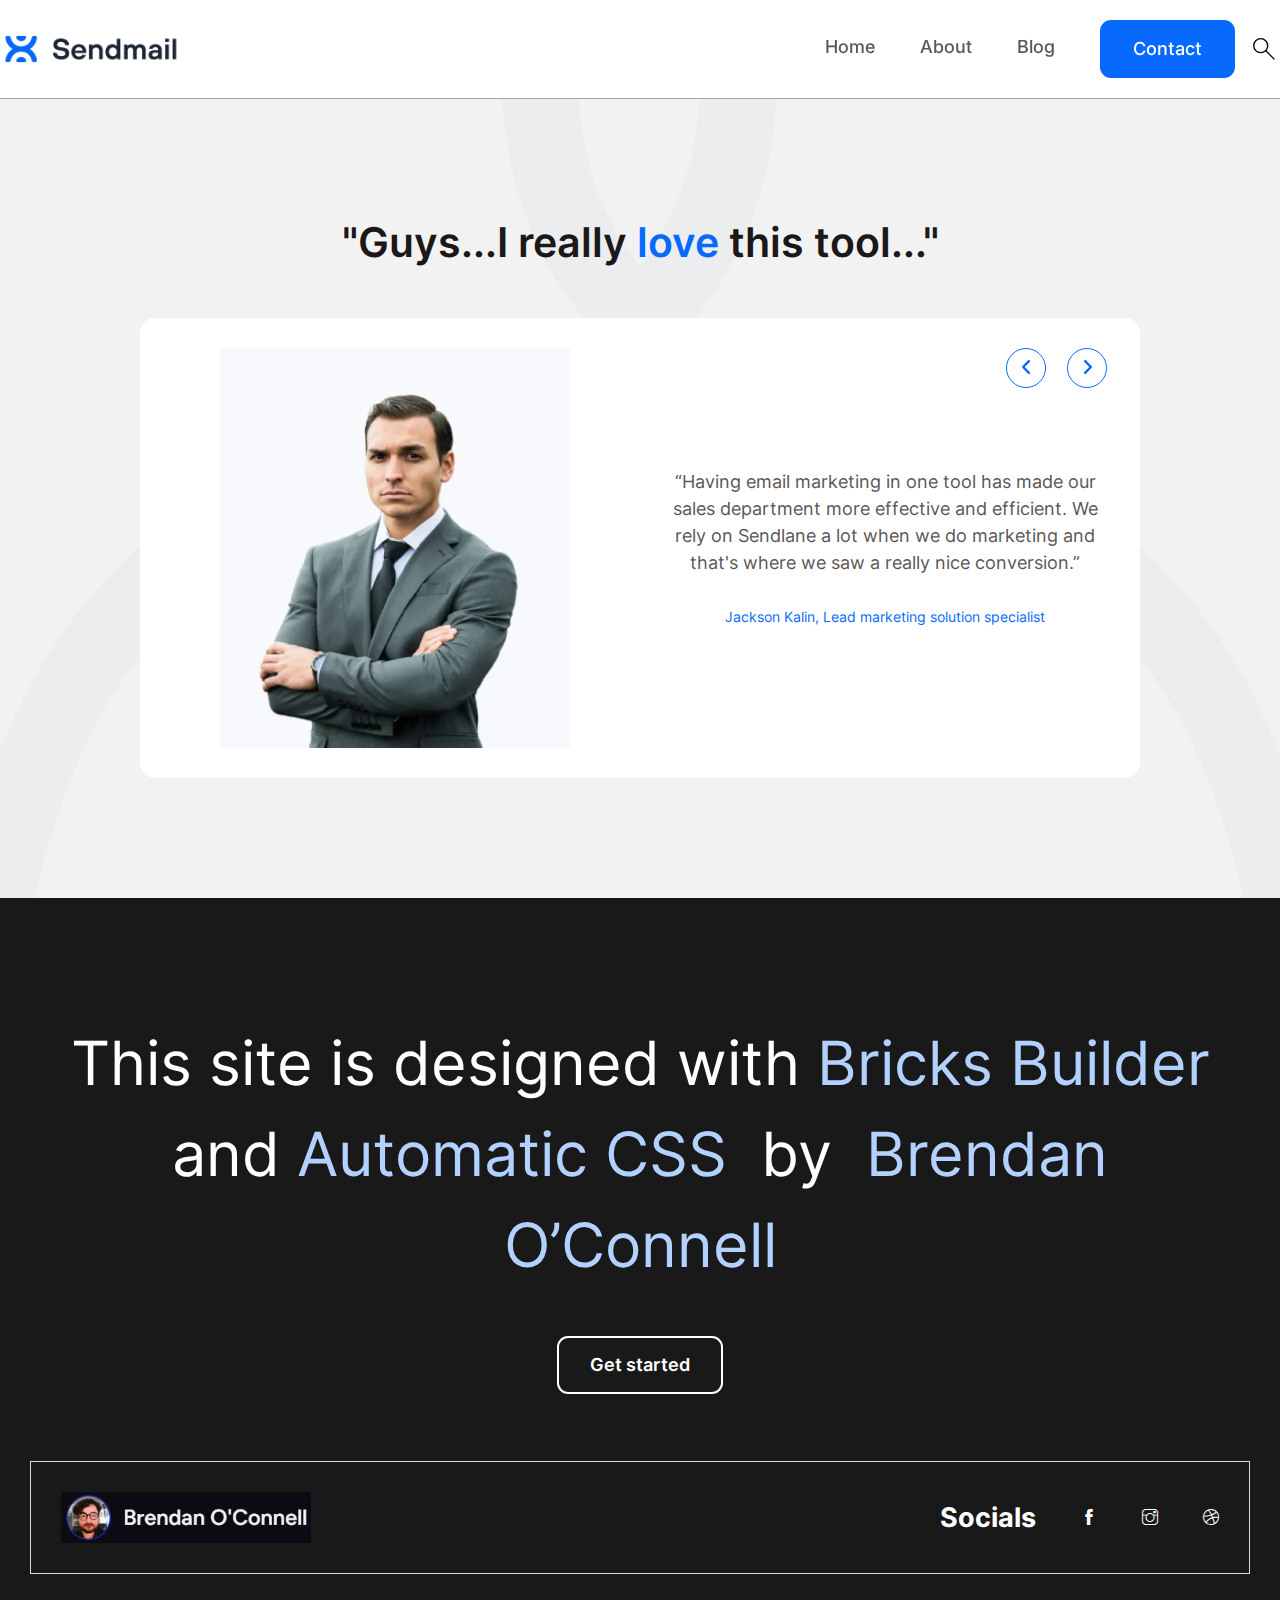
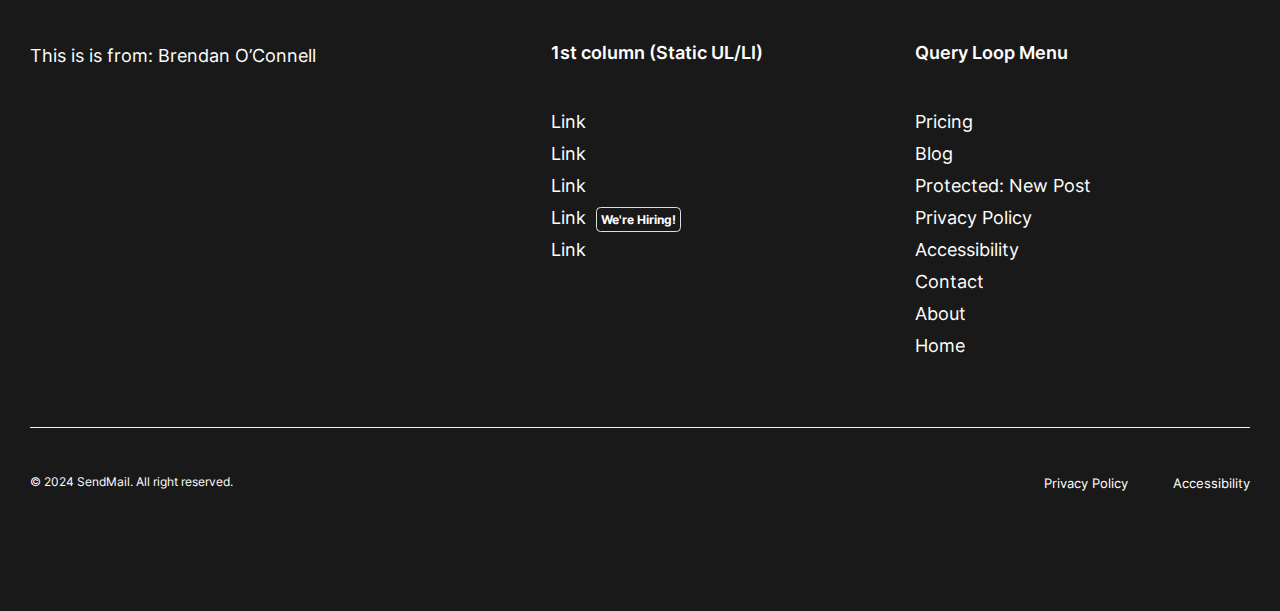
<file: test/index.html>
<!DOCTYPE html>
<html>
	<head>
		<title>Redirecting...</title>
		<meta http-equiv="refresh" content="0;url=/template/testimonial-slider/">
	</head>
	<body>
		<script type="text/javascript">
			window.location = "/template/testimonial-slider/";
		</script>

		<p>You are being redirected to <a href="/template/testimonial-slider/">/template/testimonial-slider/</a></p>
	</body>
</html>
</file>
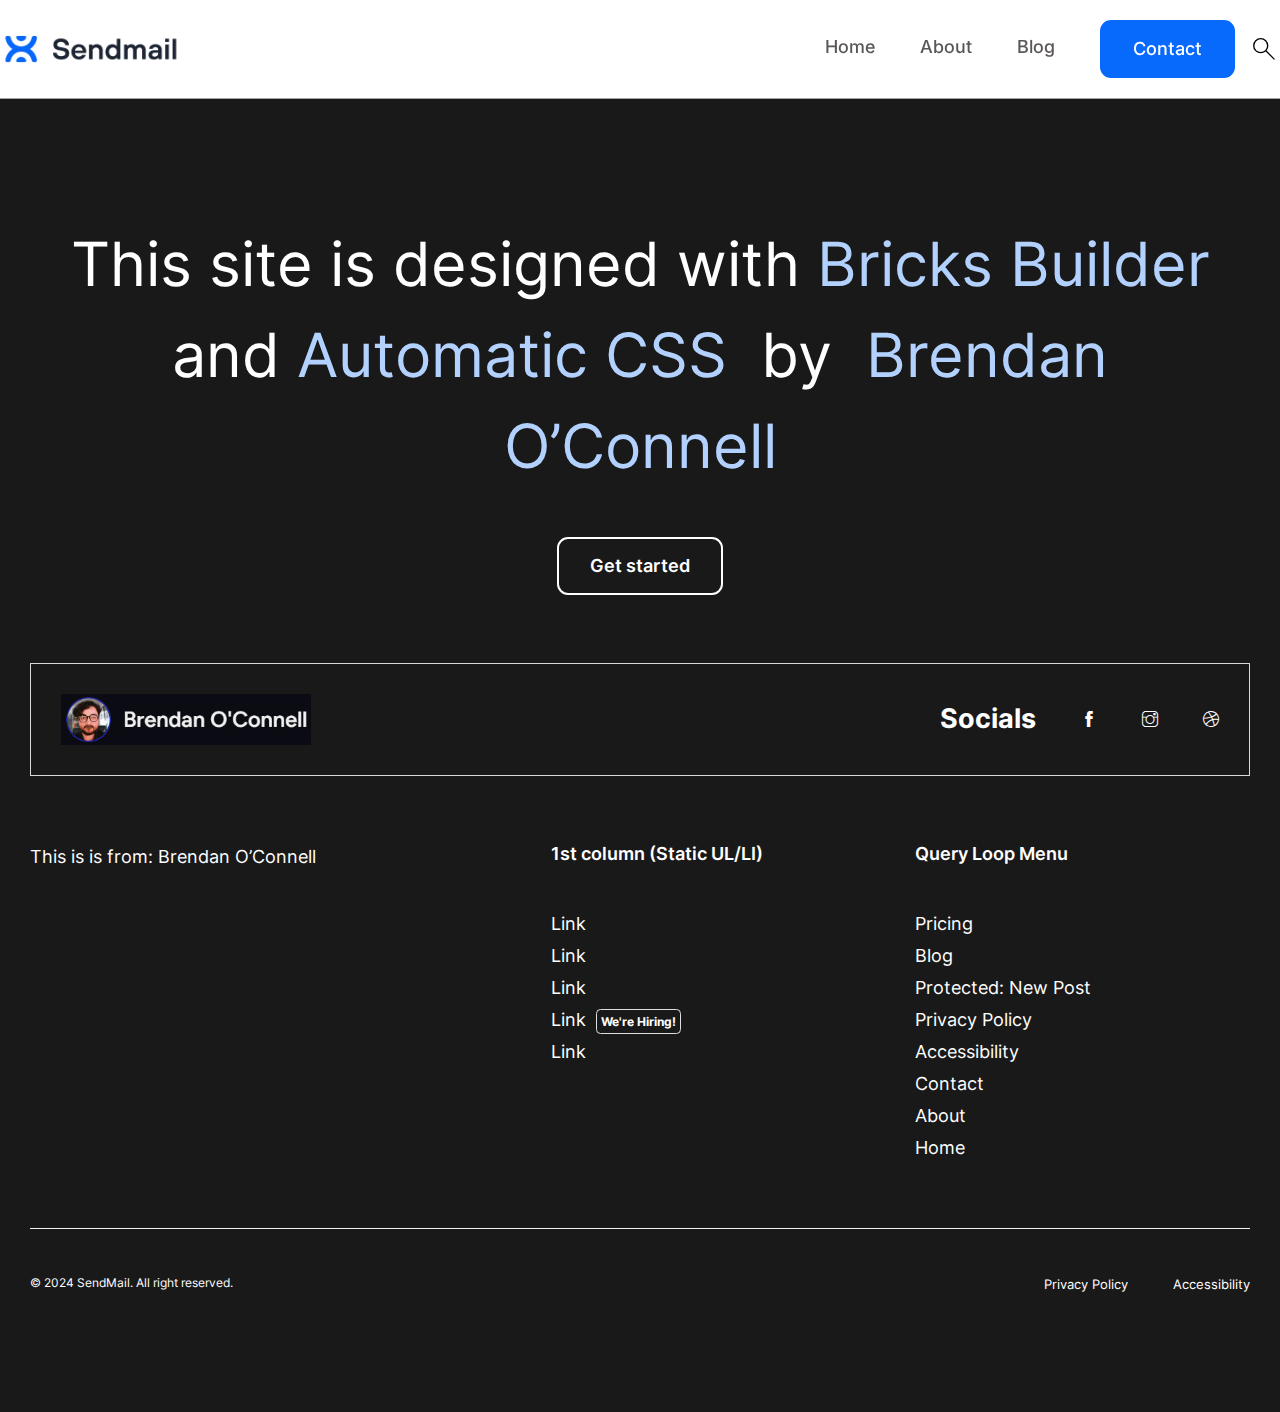
<file: template/footer/index.html>
<!DOCTYPE html>
<html lang="en-US">
<head>
<meta charset="UTF-8">
<meta name="viewport" content="width=device-width, initial-scale=1">
<title>Footer (Template)</title>
<meta name="robots" content="noindex, nofollow">
<link rel="dns-prefetch" href="//fonts.googleapis.com">
<link rel="alternate" type="application/rss+xml" title="SendMail &raquo; Feed" href="/feed/">
<link rel="alternate" type="application/rss+xml" title="SendMail &raquo; Comments Feed" href="/comments/feed/">
<script>
window._wpemojiSettings = {"baseUrl":"https:\/\/s.w.org\/images\/core\/emoji\/15.0.3\/72x72\/","ext":".png","svgUrl":"https:\/\/s.w.org\/images\/core\/emoji\/15.0.3\/svg\/","svgExt":".svg","source":{"concatemoji":"\/wp-includes\/js\/wp-emoji-release.min.js?ver=6.5.4"}};
/*! This file is auto-generated */
!function(i,n){var o,s,e;function c(e){try{var t={supportTests:e,timestamp:(new Date).valueOf()};sessionStorage.setItem(o,JSON.stringify(t))}catch(e){}}function p(e,t,n){e.clearRect(0,0,e.canvas.width,e.canvas.height),e.fillText(t,0,0);var t=new Uint32Array(e.getImageData(0,0,e.canvas.width,e.canvas.height).data),r=(e.clearRect(0,0,e.canvas.width,e.canvas.height),e.fillText(n,0,0),new Uint32Array(e.getImageData(0,0,e.canvas.width,e.canvas.height).data));return t.every(function(e,t){return e===r[t]})}function u(e,t,n){switch(t){case"flag":return n(e,"🏳️‍⚧️","🏳️​⚧️")?!1:!n(e,"🇺🇳","🇺​🇳")&&!n(e,"🏴󠁧󠁢󠁥󠁮󠁧󠁿","🏴​󠁧​󠁢​󠁥​󠁮​󠁧​󠁿");case"emoji":return!n(e,"🐦‍⬛","🐦​⬛")}return!1}function f(e,t,n){var r="undefined"!=typeof WorkerGlobalScope&&self instanceof WorkerGlobalScope?new OffscreenCanvas(300,150):i.createElement("canvas"),a=r.getContext("2d",{willReadFrequently:!0}),o=(a.textBaseline="top",a.font="600 32px Arial",{});return e.forEach(function(e){o[e]=t(a,e,n)}),o}function t(e){var t=i.createElement("script");t.src=e,t.defer=!0,i.head.appendChild(t)}"undefined"!=typeof Promise&&(o="wpEmojiSettingsSupports",s=["flag","emoji"],n.supports={everything:!0,everythingExceptFlag:!0},e=new Promise(function(e){i.addEventListener("DOMContentLoaded",e,{once:!0})}),new Promise(function(t){var n=function(){try{var e=JSON.parse(sessionStorage.getItem(o));if("object"==typeof e&&"number"==typeof e.timestamp&&(new Date).valueOf()<e.timestamp+604800&&"object"==typeof e.supportTests)return e.supportTests}catch(e){}return null}();if(!n){if("undefined"!=typeof Worker&&"undefined"!=typeof OffscreenCanvas&&"undefined"!=typeof URL&&URL.createObjectURL&&"undefined"!=typeof Blob)try{var e="postMessage("+f.toString()+"("+[JSON.stringify(s),u.toString(),p.toString()].join(",")+"));",r=new Blob([e],{type:"text/javascript"}),a=new Worker(URL.createObjectURL(r),{name:"wpTestEmojiSupports"});return void(a.onmessage=function(e){c(n=e.data),a.terminate(),t(n)})}catch(e){}c(n=f(s,u,p))}t(n)}).then(function(e){for(var t in e)n.supports[t]=e[t],n.supports.everything=n.supports.everything&&n.supports[t],"flag"!==t&&(n.supports.everythingExceptFlag=n.supports.everythingExceptFlag&&n.supports[t]);n.supports.everythingExceptFlag=n.supports.everythingExceptFlag&&!n.supports.flag,n.DOMReady=!1,n.readyCallback=function(){n.DOMReady=!0}}).then(function(){return e}).then(function(){var e;n.supports.everything||(n.readyCallback(),(e=n.source||{}).concatemoji?t(e.concatemoji):e.wpemoji&&e.twemoji&&(t(e.twemoji),t(e.wpemoji)))}))}((window,document),window._wpemojiSettings);
</script>
<link rel="preconnect" href="https://fonts.gstatic.com/" crossorigin>
<link rel="stylesheet" id="bricks-advanced-themer-css" href="/wp-content/plugins/bricks-advanced-themer/assets/css/bricks-advanced-themer.css?ver=1716417690" media="all">
<style id="bricks-advanced-themer-inline-css">:root{--min-viewport:360;--max-viewport:1600;--base-font:10;--clamp-unit:1vw;}:root,.brxc-light-colors{}</style>
<style id="wp-emoji-styles-inline-css">img.wp-smiley, img.emoji {
		display: inline !important;
		border: none !important;
		box-shadow: none !important;
		height: 1em !important;
		width: 1em !important;
		margin: 0 0.07em !important;
		vertical-align: -0.1em !important;
		background: none !important;
		padding: 0 !important;
	}</style>
<link rel="stylesheet" id="wp-block-library-css" href="/wp-includes/css/dist/block-library/style.min.css?ver=6.5.4" media="all">
<link rel="stylesheet" id="automaticcss-core-css" href="/wp-content/uploads/automatic-css/automatic.css?ver=1718144995" media="all">
<style id="automaticcss-core-inline-css">/* File: automatic-custom-css.css - Version: 3.0.0-beta-2.2 - Generated: 2024-06-11 15:29:55 */</style>
<link rel="stylesheet" id="automaticcss-gutenberg-css" href="/wp-content/uploads/automatic-css/automatic-gutenberg.css?ver=1718144996" media="all">
<link rel="stylesheet" id="automaticcss-gutenberg-color-palette-css" href="/wp-content/uploads/automatic-css/automatic-gutenberg-color-palette.css?ver=1718144998" media="all">
<style id="classic-theme-styles-inline-css">/*! This file is auto-generated */
.wp-block-button__link{color:#fff;background-color:#32373c;border-radius:9999px;box-shadow:none;text-decoration:none;padding:calc(.667em + 2px) calc(1.333em + 2px);font-size:1.125em}.wp-block-file__button{background:#32373c;color:#fff;text-decoration:none}</style>
<style id="global-styles-inline-css">body{--wp--preset--color--black: var(--black);--wp--preset--color--cyan-bluish-gray: #abb8c3;--wp--preset--color--white: var(--white);--wp--preset--color--pale-pink: #f78da7;--wp--preset--color--vivid-red: #cf2e2e;--wp--preset--color--luminous-vivid-orange: #ff6900;--wp--preset--color--luminous-vivid-amber: #fcb900;--wp--preset--color--light-green-cyan: #7bdcb5;--wp--preset--color--vivid-green-cyan: #00d084;--wp--preset--color--pale-cyan-blue: #8ed1fc;--wp--preset--color--vivid-cyan-blue: #0693e3;--wp--preset--color--vivid-purple: #9b51e0;--wp--preset--color--primary: var(--primary);--wp--preset--color--secondary: var(--secondary);--wp--preset--color--base: var(--base);--wp--preset--color--neutral: var(--neutral);--wp--preset--color--transparent: transparent;--wp--preset--color--primary-ultra-dark: var(--primary-ultra-dark);--wp--preset--color--primary-dark: var(--primary-dark);--wp--preset--color--primary-semi-dark: var(--primary-semi-dark);--wp--preset--color--primary-medium: var(--primary-medium);--wp--preset--color--primary-semi-light: var(--primary-semi-light);--wp--preset--color--primary-light: var(--primary-light);--wp--preset--color--primary-ultra-light: var(--primary-ultra-light);--wp--preset--color--primary-comp: var(--primary-comp);--wp--preset--color--primary-hover: var(--primary-hover);--wp--preset--color--primary-trans-90: var(--primary-trans-90);--wp--preset--color--primary-trans-80: var(--primary-trans-80);--wp--preset--color--primary-trans-70: var(--primary-trans-70);--wp--preset--color--primary-trans-60: var(--primary-trans-60);--wp--preset--color--primary-trans-40: var(--primary-trans-40);--wp--preset--color--primary-trans-50: var(--primary-trans-50);--wp--preset--color--primary-trans-30: var(--primary-trans-30);--wp--preset--color--primary-trans-20: var(--primary-trans-20);--wp--preset--color--primary-trans-10: var(--primary-trans-10);--wp--preset--color--primary-ultra-dark-trans-90: var(--primary-ultra-dark-trans-90);--wp--preset--color--primary-ultra-dark-trans-80: var(--primary-ultra-dark-trans-80);--wp--preset--color--primary-ultra-dark-trans-70: var(--primary-ultra-dark-trans-70);--wp--preset--color--primary-ultra-dark-trans-60: var(--primary-ultra-dark-trans-60);--wp--preset--color--primary-ultra-dark-trans-50: var(--primary-ultra-dark-trans-50);--wp--preset--color--primary-ultra-dark-trans-40: var(--primary-ultra-dark-trans-40);--wp--preset--color--primary-ultra-dark-trans-30: var(--primary-ultra-dark-trans-30);--wp--preset--color--primary-ultra-dark-trans-20: var(--primary-ultra-dark-trans-20);--wp--preset--color--primary-ultra-dark-trans-10: var(--primary-ultra-dark-trans-10);--wp--preset--color--primary-dark-trans-90: var(--primary-dark-trans-90);--wp--preset--color--primary-dark-trans-80: var(--primary-dark-trans-80);--wp--preset--color--primary-dark-trans-70: var(--primary-dark-trans-70);--wp--preset--color--primary-dark-trans-60: var(--primary-dark-trans-60);--wp--preset--color--primary-dark-trans-50: var(--primary-dark-trans-50);--wp--preset--color--primary-dark-trans-40: var(--primary-dark-trans-40);--wp--preset--color--primary-dark-trans-30: var(--primary-dark-trans-30);--wp--preset--color--primary-dark-trans-20: var(--primary-dark-trans-20);--wp--preset--color--primary-dark-trans-10: var(--primary-dark-trans-10);--wp--preset--color--primary-light-trans-90: var(--primary-light-trans-90);--wp--preset--color--primary-light-trans-80: var(--primary-light-trans-80);--wp--preset--color--primary-light-trans-70: var(--primary-light-trans-70);--wp--preset--color--primary-light-trans-60: var(--primary-light-trans-60);--wp--preset--color--primary-light-trans-50: var(--primary-light-trans-50);--wp--preset--color--primary-light-trans-40: var(--primary-light-trans-40);--wp--preset--color--primary-light-trans-30: var(--primary-light-trans-30);--wp--preset--color--primary-light-trans-20: var(--primary-light-trans-20);--wp--preset--color--primary-light-trans-10: var(--primary-light-trans-10);--wp--preset--color--secondary-ultra-dark: var(--secondary-ultra-dark);--wp--preset--color--secondary-dark: var(--secondary-dark);--wp--preset--color--secondary-semi-dark: var(--secondary-semi-dark);--wp--preset--color--secondary-medium: var(--secondary-medium);--wp--preset--color--secondary-semi-light: var(--secondary-semi-light);--wp--preset--color--secondary-light: var(--secondary-light);--wp--preset--color--secondary-ultra-light: var(--secondary-ultra-light);--wp--preset--color--secondary-comp: var(--secondary-comp);--wp--preset--color--secondary-hover: var(--secondary-hover);--wp--preset--color--secondary-trans-90: var(--secondary-trans-90);--wp--preset--color--secondary-trans-80: var(--secondary-trans-80);--wp--preset--color--secondary-trans-70: var(--secondary-trans-70);--wp--preset--color--secondary-trans-60: var(--secondary-trans-60);--wp--preset--color--secondary-trans-40: var(--secondary-trans-40);--wp--preset--color--secondary-trans-50: var(--secondary-trans-50);--wp--preset--color--secondary-trans-30: var(--secondary-trans-30);--wp--preset--color--secondary-trans-20: var(--secondary-trans-20);--wp--preset--color--secondary-trans-10: var(--secondary-trans-10);--wp--preset--color--secondary-ultra-dark-trans-90: var(--secondary-ultra-dark-trans-90);--wp--preset--color--secondary-ultra-dark-trans-80: var(--secondary-ultra-dark-trans-80);--wp--preset--color--secondary-ultra-dark-trans-70: var(--secondary-ultra-dark-trans-70);--wp--preset--color--secondary-ultra-dark-trans-60: var(--secondary-ultra-dark-trans-60);--wp--preset--color--secondary-ultra-dark-trans-50: var(--secondary-ultra-dark-trans-50);--wp--preset--color--secondary-ultra-dark-trans-40: var(--secondary-ultra-dark-trans-40);--wp--preset--color--secondary-ultra-dark-trans-30: var(--secondary-ultra-dark-trans-30);--wp--preset--color--secondary-ultra-dark-trans-20: var(--secondary-ultra-dark-trans-20);--wp--preset--color--secondary-ultra-dark-trans-10: var(--secondary-ultra-dark-trans-10);--wp--preset--color--secondary-dark-trans-90: var(--secondary-dark-trans-90);--wp--preset--color--secondary-dark-trans-80: var(--secondary-dark-trans-80);--wp--preset--color--secondary-dark-trans-70: var(--secondary-dark-trans-70);--wp--preset--color--secondary-dark-trans-60: var(--secondary-dark-trans-60);--wp--preset--color--secondary-dark-trans-50: var(--secondary-dark-trans-50);--wp--preset--color--secondary-dark-trans-40: var(--secondary-dark-trans-40);--wp--preset--color--secondary-dark-trans-30: var(--secondary-dark-trans-30);--wp--preset--color--secondary-dark-trans-20: var(--secondary-dark-trans-20);--wp--preset--color--secondary-dark-trans-10: var(--secondary-dark-trans-10);--wp--preset--color--secondary-light-trans-90: var(--secondary-light-trans-90);--wp--preset--color--secondary-light-trans-80: var(--secondary-light-trans-80);--wp--preset--color--secondary-light-trans-70: var(--secondary-light-trans-70);--wp--preset--color--secondary-light-trans-60: var(--secondary-light-trans-60);--wp--preset--color--secondary-light-trans-50: var(--secondary-light-trans-50);--wp--preset--color--secondary-light-trans-40: var(--secondary-light-trans-40);--wp--preset--color--secondary-light-trans-30: var(--secondary-light-trans-30);--wp--preset--color--secondary-light-trans-20: var(--secondary-light-trans-20);--wp--preset--color--secondary-light-trans-10: var(--secondary-light-trans-10);--wp--preset--color--base-ultra-dark: var(--base-ultra-dark);--wp--preset--color--base-dark: var(--base-dark);--wp--preset--color--base-semi-dark: var(--base-semi-dark);--wp--preset--color--base-medium: var(--base-medium);--wp--preset--color--base-semi-light: var(--base-semi-light);--wp--preset--color--base-light: var(--base-light);--wp--preset--color--base-ultra-light: var(--base-ultra-light);--wp--preset--color--base-comp: var(--base-comp);--wp--preset--color--base-hover: var(--base-hover);--wp--preset--color--base-trans-90: var(--base-trans-90);--wp--preset--color--base-trans-80: var(--base-trans-80);--wp--preset--color--base-trans-70: var(--base-trans-70);--wp--preset--color--base-trans-60: var(--base-trans-60);--wp--preset--color--base-trans-40: var(--base-trans-40);--wp--preset--color--base-trans-50: var(--base-trans-50);--wp--preset--color--base-trans-30: var(--base-trans-30);--wp--preset--color--base-trans-20: var(--base-trans-20);--wp--preset--color--base-trans-10: var(--base-trans-10);--wp--preset--color--base-ultra-dark-trans-90: var(--base-ultra-dark-trans-90);--wp--preset--color--base-ultra-dark-trans-80: var(--base-ultra-dark-trans-80);--wp--preset--color--base-ultra-dark-trans-70: var(--base-ultra-dark-trans-70);--wp--preset--color--base-ultra-dark-trans-60: var(--base-ultra-dark-trans-60);--wp--preset--color--base-ultra-dark-trans-50: var(--base-ultra-dark-trans-50);--wp--preset--color--base-ultra-dark-trans-40: var(--base-ultra-dark-trans-40);--wp--preset--color--base-ultra-dark-trans-30: var(--base-ultra-dark-trans-30);--wp--preset--color--base-ultra-dark-trans-20: var(--base-ultra-dark-trans-20);--wp--preset--color--base-ultra-dark-trans-10: var(--base-ultra-dark-trans-10);--wp--preset--color--base-dark-trans-90: var(--base-dark-trans-90);--wp--preset--color--base-dark-trans-80: var(--base-dark-trans-80);--wp--preset--color--base-dark-trans-70: var(--base-dark-trans-70);--wp--preset--color--base-dark-trans-60: var(--base-dark-trans-60);--wp--preset--color--base-dark-trans-50: var(--base-dark-trans-50);--wp--preset--color--base-dark-trans-40: var(--base-dark-trans-40);--wp--preset--color--base-dark-trans-30: var(--base-dark-trans-30);--wp--preset--color--base-dark-trans-20: var(--base-dark-trans-20);--wp--preset--color--base-dark-trans-10: var(--base-dark-trans-10);--wp--preset--color--base-light-trans-90: var(--base-light-trans-90);--wp--preset--color--base-light-trans-80: var(--base-light-trans-80);--wp--preset--color--base-light-trans-70: var(--base-light-trans-70);--wp--preset--color--base-light-trans-60: var(--base-light-trans-60);--wp--preset--color--base-light-trans-50: var(--base-light-trans-50);--wp--preset--color--base-light-trans-40: var(--base-light-trans-40);--wp--preset--color--base-light-trans-30: var(--base-light-trans-30);--wp--preset--color--base-light-trans-20: var(--base-light-trans-20);--wp--preset--color--base-light-trans-10: var(--base-light-trans-10);--wp--preset--color--neutral-ultra-dark: var(--neutral-ultra-dark);--wp--preset--color--neutral-dark: var(--neutral-dark);--wp--preset--color--neutral-semi-dark: var(--neutral-semi-dark);--wp--preset--color--neutral-medium: var(--neutral-medium);--wp--preset--color--neutral-semi-light: var(--neutral-semi-light);--wp--preset--color--neutral-light: var(--neutral-light);--wp--preset--color--neutral-ultra-light: var(--neutral-ultra-light);--wp--preset--color--neutral-comp: var(--neutral-comp);--wp--preset--color--neutral-hover: var(--neutral-hover);--wp--preset--color--neutral-trans-90: var(--neutral-trans-90);--wp--preset--color--neutral-trans-80: var(--neutral-trans-80);--wp--preset--color--neutral-trans-70: var(--neutral-trans-70);--wp--preset--color--neutral-trans-60: var(--neutral-trans-60);--wp--preset--color--neutral-trans-40: var(--neutral-trans-40);--wp--preset--color--neutral-trans-50: var(--neutral-trans-50);--wp--preset--color--neutral-trans-30: var(--neutral-trans-30);--wp--preset--color--neutral-trans-20: var(--neutral-trans-20);--wp--preset--color--neutral-trans-10: var(--neutral-trans-10);--wp--preset--color--neutral-ultra-dark-trans-90: var(--neutral-ultra-dark-trans-90);--wp--preset--color--neutral-ultra-dark-trans-80: var(--neutral-ultra-dark-trans-80);--wp--preset--color--neutral-ultra-dark-trans-70: var(--neutral-ultra-dark-trans-70);--wp--preset--color--neutral-ultra-dark-trans-60: var(--neutral-ultra-dark-trans-60);--wp--preset--color--neutral-ultra-dark-trans-50: var(--neutral-ultra-dark-trans-50);--wp--preset--color--neutral-ultra-dark-trans-40: var(--neutral-ultra-dark-trans-40);--wp--preset--color--neutral-ultra-dark-trans-30: var(--neutral-ultra-dark-trans-30);--wp--preset--color--neutral-ultra-dark-trans-20: var(--neutral-ultra-dark-trans-20);--wp--preset--color--neutral-ultra-dark-trans-10: var(--neutral-ultra-dark-trans-10);--wp--preset--color--neutral-dark-trans-90: var(--neutral-dark-trans-90);--wp--preset--color--neutral-dark-trans-80: var(--neutral-dark-trans-80);--wp--preset--color--neutral-dark-trans-70: var(--neutral-dark-trans-70);--wp--preset--color--neutral-dark-trans-60: var(--neutral-dark-trans-60);--wp--preset--color--neutral-dark-trans-50: var(--neutral-dark-trans-50);--wp--preset--color--neutral-dark-trans-40: var(--neutral-dark-trans-40);--wp--preset--color--neutral-dark-trans-30: var(--neutral-dark-trans-30);--wp--preset--color--neutral-dark-trans-20: var(--neutral-dark-trans-20);--wp--preset--color--neutral-dark-trans-10: var(--neutral-dark-trans-10);--wp--preset--color--neutral-light-trans-90: var(--neutral-light-trans-90);--wp--preset--color--neutral-light-trans-80: var(--neutral-light-trans-80);--wp--preset--color--neutral-light-trans-70: var(--neutral-light-trans-70);--wp--preset--color--neutral-light-trans-60: var(--neutral-light-trans-60);--wp--preset--color--neutral-light-trans-50: var(--neutral-light-trans-50);--wp--preset--color--neutral-light-trans-40: var(--neutral-light-trans-40);--wp--preset--color--neutral-light-trans-30: var(--neutral-light-trans-30);--wp--preset--color--neutral-light-trans-20: var(--neutral-light-trans-20);--wp--preset--color--neutral-light-trans-10: var(--neutral-light-trans-10);--wp--preset--color--black-trans-90: var(--black-trans-90);--wp--preset--color--black-trans-80: var(--black-trans-80);--wp--preset--color--black-trans-70: var(--black-trans-70);--wp--preset--color--black-trans-60: var(--black-trans-60);--wp--preset--color--black-trans-50: var(--black-trans-50);--wp--preset--color--black-trans-40: var(--black-trans-40);--wp--preset--color--black-trans-30: var(--black-trans-30);--wp--preset--color--black-trans-20: var(--black-trans-20);--wp--preset--color--black-trans-10: var(--black-trans-10);--wp--preset--color--white-trans-90: var(--white-trans-90);--wp--preset--color--white-trans-80: var(--white-trans-80);--wp--preset--color--white-trans-70: var(--white-trans-70);--wp--preset--color--white-trans-60: var(--white-trans-60);--wp--preset--color--white-trans-50: var(--white-trans-50);--wp--preset--color--white-trans-40: var(--white-trans-40);--wp--preset--color--white-trans-30: var(--white-trans-30);--wp--preset--color--white-trans-20: var(--white-trans-20);--wp--preset--color--white-trans-10: var(--white-trans-10);--wp--preset--gradient--vivid-cyan-blue-to-vivid-purple: linear-gradient(135deg,rgba(6,147,227,1) 0%,rgb(155,81,224) 100%);--wp--preset--gradient--light-green-cyan-to-vivid-green-cyan: linear-gradient(135deg,rgb(122,220,180) 0%,rgb(0,208,130) 100%);--wp--preset--gradient--luminous-vivid-amber-to-luminous-vivid-orange: linear-gradient(135deg,rgba(252,185,0,1) 0%,rgba(255,105,0,1) 100%);--wp--preset--gradient--luminous-vivid-orange-to-vivid-red: linear-gradient(135deg,rgba(255,105,0,1) 0%,rgb(207,46,46) 100%);--wp--preset--gradient--very-light-gray-to-cyan-bluish-gray: linear-gradient(135deg,rgb(238,238,238) 0%,rgb(169,184,195) 100%);--wp--preset--gradient--cool-to-warm-spectrum: linear-gradient(135deg,rgb(74,234,220) 0%,rgb(151,120,209) 20%,rgb(207,42,186) 40%,rgb(238,44,130) 60%,rgb(251,105,98) 80%,rgb(254,248,76) 100%);--wp--preset--gradient--blush-light-purple: linear-gradient(135deg,rgb(255,206,236) 0%,rgb(152,150,240) 100%);--wp--preset--gradient--blush-bordeaux: linear-gradient(135deg,rgb(254,205,165) 0%,rgb(254,45,45) 50%,rgb(107,0,62) 100%);--wp--preset--gradient--luminous-dusk: linear-gradient(135deg,rgb(255,203,112) 0%,rgb(199,81,192) 50%,rgb(65,88,208) 100%);--wp--preset--gradient--pale-ocean: linear-gradient(135deg,rgb(255,245,203) 0%,rgb(182,227,212) 50%,rgb(51,167,181) 100%);--wp--preset--gradient--electric-grass: linear-gradient(135deg,rgb(202,248,128) 0%,rgb(113,206,126) 100%);--wp--preset--gradient--midnight: linear-gradient(135deg,rgb(2,3,129) 0%,rgb(40,116,252) 100%);--wp--preset--font-size--small: 13px;--wp--preset--font-size--medium: 20px;--wp--preset--font-size--large: 36px;--wp--preset--font-size--x-large: 42px;--wp--preset--spacing--20: 0.44rem;--wp--preset--spacing--30: 0.67rem;--wp--preset--spacing--40: 1rem;--wp--preset--spacing--50: 1.5rem;--wp--preset--spacing--60: 2.25rem;--wp--preset--spacing--70: 3.38rem;--wp--preset--spacing--80: 5.06rem;--wp--preset--shadow--natural: 6px 6px 9px rgba(0, 0, 0, 0.2);--wp--preset--shadow--deep: 12px 12px 50px rgba(0, 0, 0, 0.4);--wp--preset--shadow--sharp: 6px 6px 0px rgba(0, 0, 0, 0.2);--wp--preset--shadow--outlined: 6px 6px 0px -3px rgba(255, 255, 255, 1), 6px 6px rgba(0, 0, 0, 1);--wp--preset--shadow--crisp: 6px 6px 0px rgba(0, 0, 0, 1);}:where(.is-layout-flex){gap: 0.5em;}:where(.is-layout-grid){gap: 0.5em;}body .is-layout-flex{display: flex;}body .is-layout-flex{flex-wrap: wrap;align-items: center;}body .is-layout-flex > *{margin: 0;}body .is-layout-grid{display: grid;}body .is-layout-grid > *{margin: 0;}:where(.wp-block-columns.is-layout-flex){gap: 2em;}:where(.wp-block-columns.is-layout-grid){gap: 2em;}:where(.wp-block-post-template.is-layout-flex){gap: 1.25em;}:where(.wp-block-post-template.is-layout-grid){gap: 1.25em;}.has-black-color{color: var(--wp--preset--color--black) !important;}.has-cyan-bluish-gray-color{color: var(--wp--preset--color--cyan-bluish-gray) !important;}.has-white-color{color: var(--wp--preset--color--white) !important;}.has-pale-pink-color{color: var(--wp--preset--color--pale-pink) !important;}.has-vivid-red-color{color: var(--wp--preset--color--vivid-red) !important;}.has-luminous-vivid-orange-color{color: var(--wp--preset--color--luminous-vivid-orange) !important;}.has-luminous-vivid-amber-color{color: var(--wp--preset--color--luminous-vivid-amber) !important;}.has-light-green-cyan-color{color: var(--wp--preset--color--light-green-cyan) !important;}.has-vivid-green-cyan-color{color: var(--wp--preset--color--vivid-green-cyan) !important;}.has-pale-cyan-blue-color{color: var(--wp--preset--color--pale-cyan-blue) !important;}.has-vivid-cyan-blue-color{color: var(--wp--preset--color--vivid-cyan-blue) !important;}.has-vivid-purple-color{color: var(--wp--preset--color--vivid-purple) !important;}.has-black-background-color{background-color: var(--wp--preset--color--black) !important;}.has-cyan-bluish-gray-background-color{background-color: var(--wp--preset--color--cyan-bluish-gray) !important;}.has-white-background-color{background-color: var(--wp--preset--color--white) !important;}.has-pale-pink-background-color{background-color: var(--wp--preset--color--pale-pink) !important;}.has-vivid-red-background-color{background-color: var(--wp--preset--color--vivid-red) !important;}.has-luminous-vivid-orange-background-color{background-color: var(--wp--preset--color--luminous-vivid-orange) !important;}.has-luminous-vivid-amber-background-color{background-color: var(--wp--preset--color--luminous-vivid-amber) !important;}.has-light-green-cyan-background-color{background-color: var(--wp--preset--color--light-green-cyan) !important;}.has-vivid-green-cyan-background-color{background-color: var(--wp--preset--color--vivid-green-cyan) !important;}.has-pale-cyan-blue-background-color{background-color: var(--wp--preset--color--pale-cyan-blue) !important;}.has-vivid-cyan-blue-background-color{background-color: var(--wp--preset--color--vivid-cyan-blue) !important;}.has-vivid-purple-background-color{background-color: var(--wp--preset--color--vivid-purple) !important;}.has-black-border-color{border-color: var(--wp--preset--color--black) !important;}.has-cyan-bluish-gray-border-color{border-color: var(--wp--preset--color--cyan-bluish-gray) !important;}.has-white-border-color{border-color: var(--wp--preset--color--white) !important;}.has-pale-pink-border-color{border-color: var(--wp--preset--color--pale-pink) !important;}.has-vivid-red-border-color{border-color: var(--wp--preset--color--vivid-red) !important;}.has-luminous-vivid-orange-border-color{border-color: var(--wp--preset--color--luminous-vivid-orange) !important;}.has-luminous-vivid-amber-border-color{border-color: var(--wp--preset--color--luminous-vivid-amber) !important;}.has-light-green-cyan-border-color{border-color: var(--wp--preset--color--light-green-cyan) !important;}.has-vivid-green-cyan-border-color{border-color: var(--wp--preset--color--vivid-green-cyan) !important;}.has-pale-cyan-blue-border-color{border-color: var(--wp--preset--color--pale-cyan-blue) !important;}.has-vivid-cyan-blue-border-color{border-color: var(--wp--preset--color--vivid-cyan-blue) !important;}.has-vivid-purple-border-color{border-color: var(--wp--preset--color--vivid-purple) !important;}.has-vivid-cyan-blue-to-vivid-purple-gradient-background{background: var(--wp--preset--gradient--vivid-cyan-blue-to-vivid-purple) !important;}.has-light-green-cyan-to-vivid-green-cyan-gradient-background{background: var(--wp--preset--gradient--light-green-cyan-to-vivid-green-cyan) !important;}.has-luminous-vivid-amber-to-luminous-vivid-orange-gradient-background{background: var(--wp--preset--gradient--luminous-vivid-amber-to-luminous-vivid-orange) !important;}.has-luminous-vivid-orange-to-vivid-red-gradient-background{background: var(--wp--preset--gradient--luminous-vivid-orange-to-vivid-red) !important;}.has-very-light-gray-to-cyan-bluish-gray-gradient-background{background: var(--wp--preset--gradient--very-light-gray-to-cyan-bluish-gray) !important;}.has-cool-to-warm-spectrum-gradient-background{background: var(--wp--preset--gradient--cool-to-warm-spectrum) !important;}.has-blush-light-purple-gradient-background{background: var(--wp--preset--gradient--blush-light-purple) !important;}.has-blush-bordeaux-gradient-background{background: var(--wp--preset--gradient--blush-bordeaux) !important;}.has-luminous-dusk-gradient-background{background: var(--wp--preset--gradient--luminous-dusk) !important;}.has-pale-ocean-gradient-background{background: var(--wp--preset--gradient--pale-ocean) !important;}.has-electric-grass-gradient-background{background: var(--wp--preset--gradient--electric-grass) !important;}.has-midnight-gradient-background{background: var(--wp--preset--gradient--midnight) !important;}.has-small-font-size{font-size: var(--wp--preset--font-size--small) !important;}.has-medium-font-size{font-size: var(--wp--preset--font-size--medium) !important;}.has-large-font-size{font-size: var(--wp--preset--font-size--large) !important;}.has-x-large-font-size{font-size: var(--wp--preset--font-size--x-large) !important;}
.wp-block-navigation a:where(:not(.wp-element-button)){color: inherit;}
:where(.wp-block-post-template.is-layout-flex){gap: 1.25em;}:where(.wp-block-post-template.is-layout-grid){gap: 1.25em;}
:where(.wp-block-columns.is-layout-flex){gap: 2em;}:where(.wp-block-columns.is-layout-grid){gap: 2em;}
.wp-block-pullquote{font-size: 1.5em;line-height: 1.6;}</style>
<link rel="stylesheet" id="bricks-frontend-css" href="/wp-content/themes/bricks/assets/css/frontend.min.css?ver=1715618964" media="all">
<style id="bricks-frontend-inline-css">:root {    --x-backtotop-stroke-width: 4px;}[data-x-backtotop] {    position: fixed;    background: none;    border: none;    box-shadow: none;    z-index: 10;    box-shadow: 10px 10px 30px 0 rgb(0 0 0 / 12%);    transition: all .125s ease-in;    text-align: center;    opacity: 0;    width: 60px;    height: 60px;    right: 40px;    bottom: 40px;    transform: translateY(10px);}[data-x-backtotop*=progress] {    height: auto!important;}[data-x-backtotop*=progress] {    border-radius: 1000px;}body.bricks-is-frontend [data-x-backtotop]:focus {    outline: none;}body.bricks-is-frontend [data-x-backtotop]:focus-visible {    outline: thin dotted currentcolor;}.x-back-to-top.brx-draggable.is-empty {    min-height: 0;    min-width: 0;}.x-back-to-top[aria-hidden=true] {    pointer-events: none;}.x-back-to-top_progress {    vertical-align: middle;    overflow: visible;    z-index: 1;}svg.x-back-to-top_progress:not(:root) {    overflow: visible;}.x-back-to-top_content {    display: flex;    align-items: center;    justify-content: center;    flex-direction: column;    height: 100%;    width: 100%;}[data-x-backtotop*=progress] .x-back-to-top_content {    position: absolute;    top: 0;    left: 0;    right: 0;    bottom: 0;    z-index: -1;    overflow: hidden;    border-radius: 1000px;}.x-back-to-top_progress-line {    fill: transparent;    stroke-width: calc( var(--x-backtotop-stroke-width) + 1px);    stroke: #111;    stroke-linecap: round;}.x-back-to-top_progress-background {    stroke: #e5e5e5;    fill: transparent;    stroke-width: var(--x-backtotop-stroke-width);}/* oxyprops */svg.x-back-to-top_progress {    inline-size: auto;}.x-back-to-top_builder-preview {    opacity: 1!important;    transform: none!important;}.brx-body.iframe [data-x-backtotop].brx-draggable {    transition: all .125s ease-in}.brx-body.iframe .x-back-to-top {    transition-property: all!important;}.brx-body.iframe .brx-draggable.is-empty:not(.editing) {    outline: none;}
@font-face{font-family:"Inter";font-weight:400;font-display:swap;src:url(/wp-content/uploads/2024/05/Inter-VariableFont_slntwght.woff2) format("woff2");}@font-face{font-family:"Inter";font-weight:600;font-display:swap;src:url(/wp-content/uploads/2024/05/Inter-VariableFont_slntwght.woff2) format("woff2");}@font-face{font-family:"Inter";font-weight:700;font-display:swap;src:url(/wp-content/uploads/2024/05/Inter-VariableFont_slntwght.woff2) format("woff2");}@font-face{font-family:"Inter";font-weight:800;font-display:swap;src:url(/wp-content/uploads/2024/05/Inter-VariableFont_slntwght.woff2) format("woff2");}</style>
<link rel="stylesheet" id="bricks-child-css" href="/wp-content/themes/bricks-child/style.css?ver=1709125742" media="all">
<link rel="stylesheet" id="bricks-font-awesome-6-css" href="/wp-content/themes/bricks/assets/css/libs/font-awesome-6.min.css?ver=1715618964" media="all">
<link rel="stylesheet" id="bricks-themify-icons-css" href="/wp-content/themes/bricks/assets/css/libs/themify-icons.min.css?ver=1715618964" media="all">
<link rel="stylesheet" id="automaticcss-bricks-css" href="/wp-content/uploads/automatic-css/automatic-bricks.css?ver=1718144996" media="all">
<link rel="stylesheet" id="color-scheme-switcher-frontend-css" href="/wp-content/plugins/automaticcss-plugin/classes/Features/Color_Scheme_Switcher/css/frontend.css?ver=1716417782" media="all">
<link rel="stylesheet" id="automaticcss-frames-css" href="/wp-content/uploads/automatic-css/automatic-frames.css?ver=1718144998" media="all">
<style id="bricks-frontend-inline-inline-css">html {scroll-behavior: smooth}
/* GLOBAL VARIABLES CSS */
:root {}
/* COLOR VARS */
:root {
--bricks-color-acss_import_transparent: transparent;
}

/* THEME STYLE CSS */

/* BREAKPOINT: Desktop (BASE) */
 body {font-family: "Inter"}
 h1,  h2,  h3,  h4,  h5,  h6 {font-weight: 600}
 .brxe-container {width: 1280px}
 .woocommerce main.site-main {width: 1280px}
 #brx-content.wordpress {width: 1280px}

/* GLOBAL CLASSES CSS */

/* BREAKPOINT: Desktop (BASE) */
.header.brxe-div {border-bottom: 1px solid var(--neutral-semi-light)}
.header { margin-inline: auto; /* Uncomment line below if you want glass blur effect */	/* backdrop-filter: blur(5px); */}


/* BREAKPOINT: Desktop (BASE) */
.header__inner.brxe-container {display: flex; flex-direction: row; align-items: center; justify-content: space-between; align-self: center !important; padding-top: var(--space-s); padding-right: var(--section-padding-x); padding-bottom: var(--space-s); padding-left: var(--section-padding-x)}

/* BREAKPOINT: Mobile landscape */
@media (max-width: 767px) {
.header__inner.brxe-container {flex-wrap: nowrap}
}

/* BREAKPOINT: Desktop (BASE) */
.header__logo.brxe-image {width: 10em}


/* BREAKPOINT: Desktop (BASE) */
.nav.brxe-nav-menu .bricks-mobile-menu-toggle {color: var(--fr-text-dark)}
.nav.brxe-nav-menu .bricks-mobile-menu > li > a {color: var(--fr-text-light)}
.nav.brxe-nav-menu .bricks-mobile-menu > li > .brx-submenu-toggle > * {color: var(--fr-text-light)}
.nav.brxe-nav-menu .bricks-nav-menu > li {margin-left: 0}
.nav.brxe-nav-menu .bricks-nav-menu .sub-menu .brx-submenu-toggle > a + button {color: var(--link-color); font-size: var(--text-s); line-height: 1}
.nav.brxe-nav-menu .bricks-nav-menu .sub-menu {background-color: var(--shade-ultra-light)}
.nav.brxe-nav-menu .bricks-nav-menu .sub-menu > li > a {color: var(--link-color)}
.nav.brxe-nav-menu .bricks-nav-menu .sub-menu > li > .brx-submenu-toggle > * {color: var(--link-color)}
.nav.brxe-nav-menu .bricks-mobile-menu .sub-menu > li > a {color: var(--fr-text-light)}
.nav.brxe-nav-menu .bricks-mobile-menu .sub-menu > li > .brx-submenu-toggle > * {color: var(--fr-text-light)}
.nav.brxe-nav-menu .bricks-nav-menu > li:hover > a {color: var(--link-color-hover)}
.nav.brxe-nav-menu .bricks-nav-menu > li:hover > .brx-submenu-toggle > * {color: var(--link-color-hover)}
.nav.brxe-nav-menu {font-variation-settings: "wght" 500; width: 100%; display: flex; justify-content: flex-end}
.nav.brxe-nav-menu .bricks-nav-menu > li > a {color: var(--neutral-semi-dark); line-height: var(--btn-line-height); font-weight: 200; padding-top: calc(var(--btn-pad-y) / 1); padding-bottom: calc(var(--btn-pad-y) / 1); justify-content: center}
.nav.brxe-nav-menu .bricks-nav-menu > li > .brx-submenu-toggle > * {color: var(--neutral-semi-dark); line-height: var(--btn-line-height); font-weight: 200; padding-top: calc(var(--btn-pad-y) / 1); padding-bottom: calc(var(--btn-pad-y) / 1)}
.nav.brxe-nav-menu .bricks-nav-menu .current-menu-item > a {color: var(--link-color-active)}
.nav.brxe-nav-menu .bricks-nav-menu .current-menu-item > .brx-submenu-toggle > * {color: var(--link-color-active)}
.nav.brxe-nav-menu .bricks-nav-menu > .current-menu-parent > a {color: var(--link-color-active)}
.nav.brxe-nav-menu .bricks-nav-menu > .current-menu-parent > .brx-submenu-toggle > * {color: var(--link-color-active)}
.nav.brxe-nav-menu .bricks-nav-menu > .current-menu-ancestor > a {color: var(--link-color-active)}
.nav.brxe-nav-menu .bricks-nav-menu > .current-menu-ancestor > .brx-submenu-toggle > * {color: var(--link-color-active)}
.nav.brxe-nav-menu .bricks-nav-menu .sub-menu > li:hover > a {color: var(--link-color-hover)}
.nav.brxe-nav-menu .bricks-nav-menu .sub-menu > li:hover > .brx-submenu-toggle > * {color: var(--link-color-hover)}
.nav.brxe-nav-menu .bricks-nav-menu .sub-menu .brx-submenu-toggle > a:hover + button {color: var(--link-color-hover)}
.nav.brxe-nav-menu .bricks-nav-menu .sub-menu button[aria-expanded="true"] > * {transform:  rotateZ(270deg)}
.nav.brxe-nav-menu .bricks-nav-menu button[aria-expanded="true"] > * {transform:  rotateZ(180deg)}
.nav.brxe-nav-menu .bricks-nav-menu .sub-menu .brx-submenu-toggle button {padding-right: 20px}
.nav.brxe-nav-menu .bricks-nav-menu .sub-menu a {padding-right: 0; padding-left: 0}
.nav.brxe-nav-menu .bricks-nav-menu .sub-menu button {padding-right: 0; padding-left: 0}
.nav.brxe-nav-menu .bricks-nav-menu {gap: var(--content-gap)}
.nav.brxe-nav-menu .bricks-nav-menu > li > .brx-submenu-toggle {justify-content: center}
/* This menu automatically turns the last link in your menu into a button and positions it to the right. This is better than using a physical button outside your menu, because it retains a working link for the CTA item in your mobile menu and maintains proper semantic menu/list structure. All styling can be adjusted below */.nav { --link-color: var(--primary-ultra-dark); --link-color-hover: var(--primary-hover); --link-color-active: var(--primary);	--button-color: var(--primary); --button-color-hover: var(--primary-hover);  --button-text: var(--fr-text-light);  --button-text-hover: var(--fr-text-light);  --toggle-gap: .5em; --sub-li-padding: 1em;} .nav ul.bricks-mobile-menu { display: flex; align-items: center;} .show-mobile-menu ul.bricks-mobile-menu { display: flex; flex-direction: column; align-items: flex-start;} .nav { 	align-items: center; } .nav nav {	width: 100%;}/* Center Navigation when Nav is set to width:100% */.nav .bricks-nav-menu > li:first-child,.nav .bricks-nav-menu > li:last-child { margin-inline-start: auto;}/* Button Styling */.nav .bricks-nav-menu > li:last-child a {	background-color: var(--button-color); border-color: var(--button-color);	color: var(--button-text)!important; border-width: var(--btn-border-size); border-radius: var(--btn-radius); border-style: solid;  min-inline-size: var(--btn-width); line-height: var(--btn-line-height);  letter-spacing: var(--btn-letter-spacing); text-transform: var(--btn-text-transform); text-decoration: var(--btn-text-decoration);	font-style: var(--btn-text-style); font-weight: var(--btn-weight); padding: var(--btn-pad-y) var(--btn-pad-x); justify-content: center; text-align: center;}/* Button Hover Styling */.nav .bricks-nav-menu > li:last-child a:hover {	background-color: var(--button-color-hover); border-color: var(--button-color-hover);	color: var(--button-text-hover)!important;} .nav .brx-submenu-toggle {	display: flex; flex-direction: row; gap: var(--toggle-gap);} .nav .brx-submenu-toggle button { margin: 0!important; padding: 0!important;} .nav .sub-menu {	min-inline-size: max-content!important;} .nav .sub-menu li {	padding-inline: var(--sub-li-padding);}

/* BREAKPOINT: Tablet portrait */
@media (max-width: 991px) {
.nav.brxe-nav-menu {line-height: 0}
}
/* BREAKPOINT: Mobile landscape */
@media (max-width: 767px) {
.nav.brxe-nav-menu .bricks-mobile-menu > .menu-item-has-children .brx-submenu-toggle button {color: var(--fr-text-light)}
}

/* BREAKPOINT: Desktop (BASE) */
.footer-container.brxe-container {row-gap: var(--container-gap)}


/* BREAKPOINT: Desktop (BASE) */
.footer__cta.brxe-block {display: flex; flex-direction: column; align-items: center; row-gap: var(--content-gap)}


/* BREAKPOINT: Desktop (BASE) */
.footer__cta-heading.brxe-text {font-size: var(--h1); text-align: center}
.footer__cta-heading.brxe-text  a {font-size: var(--h1); text-align: center; font-size: inherit}
.footer__cta-heading a{ color: var(--primary-light);}


/* BREAKPOINT: Desktop (BASE) */
.footer__header.brxe-block {padding-top: var(--space-m); padding-right: var(--space-m); padding-bottom: var(--space-m); padding-left: var(--space-m); display: flex; flex-direction: row; justify-content: center; border: .1rem solid var(--neutral-light); align-items: center; flex-wrap: nowrap}


/* BREAKPOINT: Desktop (BASE) */
.footer__social-wrapper.brxe-block {flex-direction: row; align-items: center; column-gap: var(--content-gap); justify-content: flex-end}


/* BREAKPOINT: Desktop (BASE) */
.footer__socials-text.brxe-text-basic {font-size: var(--h3); font-weight: 700}


/* BREAKPOINT: Desktop (BASE) */
.footer__socials.brxe-div {display: flex; column-gap: var(--content-gap)}


/* BREAKPOINT: Desktop (BASE) */
.footer__social-icon.brxe-icon {font-size: 1.6rem}


/* BREAKPOINT: Desktop (BASE) */
.footer__footer.brxe-block {row-gap: var(--container-gap)}


/* BREAKPOINT: Desktop (BASE) */
.footer__footer-intro.brxe-block {row-gap: var(--content-gap); display: grid; align-items: initial; grid-template-columns: var(--grid-12); grid-gap: var(--grid-gap)}

/* BREAKPOINT: Mobile landscape */
@media (max-width: 767px) {
.footer__footer-intro.brxe-block {grid-template-columns: var(--grid-1)}
}

/* BREAKPOINT: Desktop (BASE) */
.footer__newsletter.brxe-block {row-gap: var(--content-gap); grid-column: 1/5}

/* BREAKPOINT: Mobile landscape */
@media (max-width: 767px) {
.footer__newsletter.brxe-block {grid-column: span 1}
}

/* BREAKPOINT: Desktop (BASE) */
.footer__nav-wrapper.brxe-block {grid-column: 6/-1}

/* BREAKPOINT: Mobile landscape */
@media (max-width: 767px) {
.footer__nav-wrapper.brxe-block {grid-column: span 1}
}

/* BREAKPOINT: Desktop (BASE) */
.footer-nav-wrapper.brxe-block {display: grid; align-items: initial; grid-template-columns: var(--grid-2); grid-gap: var(--grid-gap)}

/* BREAKPOINT: Mobile landscape */
@media (max-width: 767px) {
.footer-nav-wrapper.brxe-block {grid-template-columns: var(--grid-3)}
}
/* BREAKPOINT: Mobile portrait */
@media (max-width: 478px) {
.footer-nav-wrapper.brxe-block {grid-template-columns: var(--grid-2)}
}

/* BREAKPOINT: Desktop (BASE) */
.footer-nav-column.brxe-div {display: flex; flex-direction: column; row-gap: var(--content-gap)}


/* BREAKPOINT: Desktop (BASE) */
.footer-nav-heading.brxe-heading {font-size: var(--text-m)}


/* BREAKPOINT: Desktop (BASE) */
.footer-menu.brxe-block {display: flex; flex-direction: column; row-gap: .5rem}


/* BREAKPOINT: Desktop (BASE) */
.footer-link-update.brxe-text-basic {font-size: var(--text-s); color: var(--action); font-weight: 700; padding-top: .4rem; padding-right: .4rem; padding-bottom: .4rem; padding-left: .4rem; background-color: var(--action-ultra-light); margin-left: 1rem; border: 1px solid var(--bricks-border-color); border-radius: var(--radius-xs)}


/* BREAKPOINT: Desktop (BASE) */
.footer__copy-legal.brxe-block {display: grid; align-items: initial; grid-template-columns: var(--grid-2); padding-top: var(--space-l); border-top: .1rem solid var(--neutral-ultra-light); align-items: center}

/* BREAKPOINT: Mobile landscape */
@media (max-width: 767px) {
.footer__copy-legal.brxe-block {grid-template-columns: var(--grid-1)}
}

/* BREAKPOINT: Desktop (BASE) */
.footer-bottom__left.brxe-block {flex-direction: row; row-gap: var(--space-xs); column-gap: var(--space-xs); align-items: center}

/* BREAKPOINT: Mobile portrait */
@media (max-width: 478px) {
.footer-bottom__left.brxe-block {flex-direction: column; align-items: flex-start}
}

/* BREAKPOINT: Desktop (BASE) */
.footer-copyright.brxe-text-basic {font-size: var(--text-s)}


/* BREAKPOINT: Desktop (BASE) */
.footer-legal-nav.brxe-block {flex-direction: row; column-gap: var(--content-gap)}


/* BREAKPOINT: Desktop (BASE) */
.footer-legal__li.brxe-div {line-height: 1}


/* BREAKPOINT: Desktop (BASE) */
.footer-legal__link-text.brxe-text-link {font-size: calc(var(--text-s) * 1.1)}


/* GLOBAL CSS */
/* Avoid FUC on frontend*/
.bricks-is-frontend .animation-trigger{
  opacity:0;
}
 
/* Animated Class*/
.animate{
  animation-name: fadeAnimation;
  animation-delay: calc(var(--delay, 0) * 200ms);
  animation-duration: var(--duration, 400ms);
  animation-timing-function: ease-in-out;
  animation-fill-mode: forwards;
}
 
/* Change translate Origin*/
.animation--left-to-right{
  --translate: -20px,0,0;
}
.animation--right-to-left{
  --translate: 20px,0,0;
}
.animation--top-to-bottom{
  --translate: 0,-20px,0;
}
.animation--bottom-to-top{
  --translate: 0,20px,0;
}
 
/* Keyframes */
@keyframes fadeAnimation{
  from{
    color: rgba(0, 0, 0, 0.35);
    transform: translate3d(var(--translate));
  }
  to{
    opacity: 1;
    transform: translate3d(0,0,0);
    color: rgba(0, 0, 0, 1);
  }
}

/* Initial State */
.bricks-is-frontend .animation-trigger {
  color: rgba(0, 0, 0, 0.35); /* Start with 35% opacity */
}

/* Animated Class */
.fade {
  animation-name: fadeInAnimation;
  animation-duration: var(--duration, 400ms);
  animation-timing-function: ease-in-out;
  animation-fill-mode: forwards;
}

/* Keyframes */
@keyframes fadeInAnimation {
  from {
    color: rgba(0, 0, 0, 0.35); /* Start with 35% opacity */
  }
  to {
    color: rgba(0, 0, 0, 1); /* End with 100% opacity */
  }
}
/* HEADER CSS (ID: 11) */

@media (max-width: 991px) {
#brxe-yryzcv .bricks-nav-menu-wrapper { display: none; }
#brxe-yryzcv .bricks-mobile-menu-toggle { display: block; }
}
/* BREAKPOINT: Desktop (BASE) */
#brxe-yryzcv button {height: 1.15em; width: 1.15em}


/* BREAKPOINT: Desktop (BASE) */
#brxe-vteckb svg {height: var(--icon); width: var(--icon)}
#brxe-vteckb button {height: var(--icon); width: var(--icon)}
#brxe-vteckb form {overflow: hidden}


/* BREAKPOINT: Desktop (BASE) */
#brxe-vykytl {display: flex; align-items: center; column-gap: var(--space-xs)}


/* BREAKPOINT: Desktop (BASE) */
#brxe-wpkctk {padding-right: 0; padding-left: 0}

/* BREAKPOINT: Tablet portrait */
@media (max-width: 991px) {
#brxe-wpkctk {padding-right: var(--section-padding-x); padding-left: var(--section-padding-x)}
}

/* FOOTER CSS (ID: 29) */

/* BREAKPOINT: Desktop (BASE) */
#brxe-gzfdjg .bricks-site-logo {width: 250px}


/* BREAKPOINT: Desktop (BASE) */
#brxe-vqvkgu {justify-content: flex-end}

/* BREAKPOINT: Mobile landscape */
@media (max-width: 767px) {
#brxe-vqvkgu {justify-content: flex-start}
}

/* BREAKPOINT: Desktop (BASE) */
#brxe-kqxrop {display: flex}


/* BREAKPOINT: Desktop (BASE) */
#brxe-ixrttd {border-top: 1px solid var(--action-ultra-light)}


/* BREAKPOINT: Desktop (BASE) */
#brxe-jrmops {right: 40px; bottom: 40px; transform:  translateY(10px); width: 50px}
#brxe-jrmops .x-back-to-top_progress-line {stroke: var(--action)}
#brxe-jrmops .x-back-to-top_progress {--x-backtotop-stroke-width: 3px}


/* TEMPLATE CSS */
/* BREAKPOINT: Desktop (BASE) */

						#brx-header.sticky.scrolling > .brxe-section,
						#brx-header.sticky.scrolling > .brxe-container,
						#brx-header.sticky.scrolling > .brxe-block,
						#brx-header.sticky.scrolling > .brxe-div {background-color: var(--white-trans-90)}</style>
<link rel="stylesheet" id="bricks-google-fonts-css" href="https://fonts.googleapis.com/css2?family=Inter:wght@100;200;300;400;500;600;700;800;900&#038;display=swap" media="all">
<script id="color-scheme-switcher-frontend-js-extra">var acss = {"color_mode":"light","enable_client_color_preference":"false"};</script>
<script src="/wp-content/plugins/automaticcss-plugin/classes/Features/Color_Scheme_Switcher/js/frontend.min.js?ver=1716417782" id="color-scheme-switcher-frontend-js"></script>
<link rel="https://api.w.org/" href="/wp-json/">
<link rel="EditURI" type="application/rsd+xml" title="RSD" href="/xmlrpc.php?rsd">
<meta name="generator" content="WordPress 6.5.4">
<link rel="canonical" href="/template/footer/">
<link rel="shortlink" href="/?p=29">
<link rel="alternate" type="application/json+oembed" href="/wp-json/oembed/1.0/embed?url=https%3A%2F%2F%2Ftemplate%2Ffooter%2F">
<link rel="alternate" type="text/xml+oembed" href="/wp-json/oembed/1.0/embed?url=https%3A%2F%2F%2Ftemplate%2Ffooter%2F#038;format=xml">

<!-- Facebook Open Graph (by Bricks) -->
<meta property="og:url" content="/template/footer/">
<meta property="og:site_name" content="SendMail">
<meta property="og:title" content="Footer">
<meta property="og:type" content="website">
</head>

<body class="bricks_template-template-default single single-bricks_template postid-29 brx-body bricks-is-frontend wp-embed-responsive">		<a class="skip-link" href="#brx-content" aria-label="Skip to main content">Skip to main content</a>

					<a class="skip-link" href="#brx-footer" aria-label="Skip to footer">Skip to footer</a>
			<header id="brx-header" class="sticky on-scroll" data-slide-up-after="600"><div id="brxe-ureirh" class="brxe-div header bricks-lazy-hidden"><div id="brxe-wpkctk" class="brxe-container header__inner bricks-lazy-hidden">
<a id="brxe-lfzyer" class="brxe-image fr-logo header__logo tag" href="/"><img width="408" height="96" src="/wp-content/uploads/2024/05/Sendmail-Logo1.webp" class="css-filter size-full" alt="SendMail logo" loading="eager" decoding="async" srcset="/wp-content/uploads/2024/05/Sendmail-Logo1.webp 408w, /wp-content/uploads/2024/05/Sendmail-Logo1-300x71.webp 300w" sizes="(max-width: 408px) 100vw, 408px"></a><div id="brxe-vykytl" class="brxe-div bricks-lazy-hidden">
<div id="brxe-yryzcv" data-script-id="yryzcv" class="brxe-nav-menu nav">
<nav class="bricks-nav-menu-wrapper tablet_portrait"><ul id="menu-primary-menu" class="bricks-nav-menu">
<li id="menu-item-47" class="menu-item menu-item-type-post_type menu-item-object-page menu-item-home menu-item-47 bricks-menu-item"><a href="/">Home</a></li>
<li id="menu-item-49" class="menu-item menu-item-type-post_type menu-item-object-page menu-item-49 bricks-menu-item"><a href="/about/">About</a></li>
<li id="menu-item-165" class="menu-item menu-item-type-post_type menu-item-object-page current_page_parent menu-item-165 bricks-menu-item"><a href="/blog/">Blog</a></li>
<li id="menu-item-50" class="menu-item menu-item-type-post_type menu-item-object-page menu-item-50 bricks-menu-item"><a href="/contact/">Contact</a></li>
</ul></nav>			<button class="bricks-mobile-menu-toggle" aria-haspopup="true" aria-label="Mobile menu" aria-expanded="false">
				<span class="bar-top"></span>
				<span class="bar-center"></span>
				<span class="bar-bottom"></span>
			</button>
			<nav class="bricks-mobile-menu-wrapper left"><ul id="menu-primary-menu-1" class="bricks-mobile-menu">
<li class="menu-item menu-item-type-post_type menu-item-object-page menu-item-home menu-item-47 bricks-menu-item"><a href="/">Home</a></li>
<li class="menu-item menu-item-type-post_type menu-item-object-page menu-item-49 bricks-menu-item"><a href="/about/">About</a></li>
<li class="menu-item menu-item-type-post_type menu-item-object-page current_page_parent menu-item-165 bricks-menu-item"><a href="/blog/">Blog</a></li>
<li class="menu-item menu-item-type-post_type menu-item-object-page menu-item-50 bricks-menu-item"><a href="/contact/">Contact</a></li>
</ul></nav><div class="bricks-mobile-menu-overlay"></div>
</div>
<div id="brxe-vteckb" class="brxe-search">
<button aria-expanded="false" aria-label="Toggle Search" class="toggle"><svg class="" xmlns="http://www.w3.org/2000/svg" width="32" height="32" viewbox="0 0 24 24"><path fill="currentColor" d="m19.485 20.154l-6.262-6.262q-.75.639-1.725.989q-.975.35-1.96.35q-2.402 0-4.066-1.663q-1.664-1.664-1.664-4.065T5.47 5.436q1.663-1.667 4.064-1.667q2.402 0 4.068 1.664q1.666 1.664 1.666 4.067q0 1.042-.369 2.017q-.37.975-.97 1.668l6.262 6.261zM9.538 14.23q1.99 0 3.361-1.37q1.37-1.37 1.37-3.361q0-1.99-1.37-3.36q-1.37-1.37-3.36-1.37q-1.99 0-3.361 1.37q-1.37 1.37-1.37 3.36q0 1.99 1.37 3.36q1.37 1.37 3.36 1.37"></path></svg></button>			<div class="bricks-search-overlay">
				<div class="bricks-search-inner">
					<h4 class="title">Search site</h4>
<form role="search" method="get" class="bricks-search-form" action="/">
	<label for="search-input-vteckb" class="screen-reader-text"><span>Search ...</span></label>
	<input type="search" placeholder="Search ..." value="" name="s" id="search-input-vteckb">

	</form>
				</div>

				<button aria-label="Close search" class="close">×</button>			</div>
			</div>
</div>
</div></div></header><main id="brx-content" class="brxe-container layout-default"></main><footer id="brx-footer"><section id="brxe-ixrttd" class="brxe-section footer bg--dark bricks-lazy-hidden"><div id="brxe-axumfa" class="brxe-container footer-container bricks-lazy-hidden">
<div id="brxe-hmmiin" class="brxe-block footer__cta bricks-lazy-hidden">
<div id="brxe-nudpos" class="brxe-text footer__cta-heading">
<p>This site is designed with <a href="https://bricksbuilder.io/" target="_blank" rel="noopener">Bricks Builder</a> and <a href="https://automaticcss.com/" target="_blank" rel="noopener">Automatic CSS </a> by  <a href="https://brendan-oconnell.com/" target="_blank" rel="noopener">Brendan O&#8217;Connell</a></p>
</div>
<a id="brxe-dsqmvb" class="brxe-button btn--action bricks-button" href="/contact/">Get started</a>
</div>
<div id="brxe-lsgaqb" class="brxe-block footer__header bricks-lazy-hidden">
<div id="brxe-mgzxag" class="brxe-block footer__brand bricks-lazy-hidden"><a id="brxe-gzfdjg" class="brxe-logo footer__logo" href="https://brendan-oconnell.com/" target="_blank"><img width="345" height="70" src="/wp-content/uploads/2024/06/name-logo.jpg" class="bricks-site-logo css-filter" alt="SendMail" data-bricks-logo="/wp-content/uploads/2024/06/name-logo.jpg" loading="eager" decoding="async" srcset="/wp-content/uploads/2024/06/name-logo.jpg 345w, /wp-content/uploads/2024/06/name-logo-300x61.jpg 300w" sizes="(max-width: 345px) 100vw, 345px"></a></div>
<div id="brxe-hvqova" class="brxe-block footer__social-wrapper bricks-lazy-hidden">
<div id="brxe-tpwxds" class="brxe-div footer__text-wrapper bricks-lazy-hidden"><span id="brxe-yvwwjp" class="brxe-text-basic footer__socials-text">Socials</span></div>
<ul id="brxe-yrurhw" class="brxe-div list--none footer__socials bricks-lazy-hidden">
<div id="brxe-inmwsx" class="brxe-div footer__social-item bricks-lazy-hidden"><i id="brxe-iyhdmp" class="brxe-icon footer__social-icon ti-facebook"></i></div>
<div id="brxe-nnotjp" class="brxe-div footer__social-item bricks-lazy-hidden"><i id="brxe-bztntl" class="brxe-icon footer__social-icon ti-instagram"></i></div>
<div id="brxe-iugfwh" class="brxe-div footer__social-item bricks-lazy-hidden"><i id="brxe-uwbzrr" class="brxe-icon footer__social-icon ti-dribbble"></i></div>
</ul>
</div>
</div>
<div id="brxe-kwflim" class="brxe-block footer__footer bricks-lazy-hidden">
<div id="brxe-unaiyh" class="brxe-block footer__footer-intro bricks-lazy-hidden">
<div id="brxe-xbwjmv" class="brxe-block footer__newsletter bricks-lazy-hidden"><div id="brxe-otwojj" class="brxe-text footer__newsletter-text">
<p>This is is from: <a href="https://brendan-oconnell.com/" target="_blank" rel="noopener">Brendan O&#8217;Connell</a></p>
</div></div>
<div id="brxe-fphtse" class="brxe-block footer__nav-wrapper bricks-lazy-hidden"><nav id="brxe-yshesw" class="brxe-block footer-nav-wrapper bricks-lazy-hidden" aria-label="Footer"><div id="brxe-jvcnfn" class="brxe-div footer-nav-column bricks-lazy-hidden" lebelledby="regionheading">
<h3 id="brxe-jzktgt" class="brxe-heading footer-nav-heading" label="regionheading">1st column (Static UL/LI)</h3>
<ul id="brxe-ownhxq" class="brxe-block footer-menu list--none bricks-lazy-hidden">
<li id="brxe-rbbpjv" class="brxe-div footer-menu__link bricks-lazy-hidden"><a id="brxe-nmiimo" class="brxe-text-link footer-menu__link-text" href="#">Link</a></li>
<li id="brxe-clbnba" class="brxe-div footer-menu__link bricks-lazy-hidden"><a id="brxe-odqxsh" class="brxe-text-link footer-menu__link-text" href="#">Link</a></li>
<li id="brxe-lejghp" class="brxe-div footer-menu__link bricks-lazy-hidden"><a id="brxe-jrcftd" class="brxe-text-link footer-menu__link-text" href="#">Link</a></li>
<li id="brxe-bfnhty" class="brxe-div footer-menu__link bricks-lazy-hidden">
<a id="brxe-hmlbec" class="brxe-text-link footer-menu__link-text" href="#">Link</a><span id="brxe-nptsze" class="brxe-text-basic footer-link-update">We're Hiring!</span>
</li>
<li id="brxe-gmnyor" class="brxe-div footer-menu__link bricks-lazy-hidden"><a id="brxe-iujoxs" class="brxe-text-link footer-menu__link-text" href="#">Link</a></li>
</ul>
</div>
<div id="brxe-nsrjyo" class="brxe-div footer-nav-column bricks-lazy-hidden">
<h3 id="brxe-oaiohc" class="brxe-heading footer-nav-heading">Query Loop Menu</h3>
<ul id="brxe-bqeczk" class="brxe-block footer-menu list--none bricks-lazy-hidden">
<li class="brxe-pcaxbp brxe-div footer-menu__link bricks-lazy-hidden"><a class="brxe-uynqih brxe-text-link footer-menu__link-text" href="/pricing/">Pricing</a></li>
<li class="brxe-pcaxbp brxe-div footer-menu__link bricks-lazy-hidden"><a class="brxe-uynqih brxe-text-link footer-menu__link-text" href="/blog/">Blog</a></li>
<li class="brxe-pcaxbp brxe-div footer-menu__link bricks-lazy-hidden"><a class="brxe-uynqih brxe-text-link footer-menu__link-text" href="/new-post/">Protected: New Post</a></li>
<li class="brxe-pcaxbp brxe-div footer-menu__link bricks-lazy-hidden"><a class="brxe-uynqih brxe-text-link footer-menu__link-text" href="/privacy-policy/">Privacy Policy</a></li>
<li class="brxe-pcaxbp brxe-div footer-menu__link bricks-lazy-hidden"><a class="brxe-uynqih brxe-text-link footer-menu__link-text" href="/accessibility/">Accessibility</a></li>
<li class="brxe-pcaxbp brxe-div footer-menu__link bricks-lazy-hidden"><a class="brxe-uynqih brxe-text-link footer-menu__link-text" href="/contact/">Contact</a></li>
<li class="brxe-pcaxbp brxe-div footer-menu__link bricks-lazy-hidden"><a class="brxe-uynqih brxe-text-link footer-menu__link-text" href="/about/">About</a></li>
<li class="brxe-pcaxbp brxe-div footer-menu__link bricks-lazy-hidden"><a class="brxe-uynqih brxe-text-link footer-menu__link-text" href="/">Home</a></li>
<li class="brx-query-trail" data-query-element-id="pcaxbp" data-query-vars="{&quot;post_type&quot;:[&quot;page&quot;],&quot;post_status&quot;:&quot;publish&quot;,&quot;paged&quot;:1,&quot;posts_per_page&quot;:&quot;10&quot;}" data-page="1" data-max-pages="1">
</ul>
</div></nav></div>
</div>
<div id="brxe-anfiqb" class="brxe-block footer__copy-legal bricks-lazy-hidden">
<div id="brxe-bxkosp" class="brxe-block footer-bottom__left bricks-lazy-hidden"><div id="brxe-otdaky" class="brxe-div footer-bottom__copyright bricks-lazy-hidden"><p id="brxe-xmbwua" class="brxe-text-basic footer-copyright">©  2024 SendMail. All right reserved.</p></div></div>
<nav id="brxe-kqxrop" class="brxe-div footer-nav-legal bricks-lazy-hidden" aria-label="Legal"><ul id="brxe-vqvkgu" class="brxe-block footer-legal-nav list--none bricks-lazy-hidden">
<li id="brxe-lnhrrm" class="brxe-div footer-legal__li bricks-lazy-hidden"><a id="brxe-gyewha" class="brxe-text-link footer-legal__link-text" href="/privacy-policy/">Privacy Policy</a></li>
<li id="brxe-ssglws" class="brxe-div footer-legal__li bricks-lazy-hidden"><a id="brxe-txmtlb" class="brxe-text-link footer-legal__link-text" href="/accessibility/">Accessibility</a></li>
</ul></nav>
</div>
</div>
</div></section><button id="brxe-jrmops" data-script-id="jrmops" class="brxe-xbacktotop bricks-lazy-hidden x-back-to-top" data-x-backtotop="{&quot;type&quot;:&quot;progress&quot;,&quot;scrollDistance&quot;:100,&quot;scrollUp&quot;:false}" aria-label="Back to top"><svg class="x-back-to-top_progress" height="100%" viewbox="0 0 100 100" width="100%">
              <path class="x-back-to-top_progress-background" d="M50,1 a50,50 0 0,1 0,100 a50,50 0 0,1 0,-100"></path>
              <path class="x-back-to-top_progress-line" d="M50,1 a50,50 0 0,1 0,100 a50,50 0 0,1 0,-100"></path>
          </svg><span class="x-back-to-top_content"><span class="x-back-to-top_icon"><i class="fas fa-chevron-up"></i></span></span></button></footer>        <span class="ssp-id" style="display:none">29</span>
		<script id="bricks-scripts-js-extra">var bricksData = {"debug":"","locale":"en_US","ajaxUrl":"\/wp-admin\/admin-ajax.php","restApiUrl":"\/wp-json\/bricks\/v1\/","nonce":"e90c0c4e4e","formNonce":"85c3cf8837","wpRestNonce":"7c7badc536","postId":"29","recaptchaIds":[],"animatedTypingInstances":[],"videoInstances":[],"splideInstances":[],"tocbotInstances":[],"swiperInstances":[],"queryLoopInstances":[],"interactions":[],"filterInstances":[],"isotopeInstances":[],"mapStyles":{"ultraLightWithLabels":{"label":"Ultra light with labels","style":"[ { \"featureType\": \"water\", \"elementType\": \"geometry\", \"stylers\": [ { \"color\": \"#e9e9e9\" }, { \"lightness\": 17 } ] }, { \"featureType\": \"landscape\", \"elementType\": \"geometry\", \"stylers\": [ { \"color\": \"#f5f5f5\" }, { \"lightness\": 20 } ] }, { \"featureType\": \"road.highway\", \"elementType\": \"geometry.fill\", \"stylers\": [ { \"color\": \"#ffffff\" }, { \"lightness\": 17 } ] }, { \"featureType\": \"road.highway\", \"elementType\": \"geometry.stroke\", \"stylers\": [ { \"color\": \"#ffffff\" }, { \"lightness\": 29 }, { \"weight\": 0.2 } ] }, { \"featureType\": \"road.arterial\", \"elementType\": \"geometry\", \"stylers\": [ { \"color\": \"#ffffff\" }, { \"lightness\": 18 } ] }, { \"featureType\": \"road.local\", \"elementType\": \"geometry\", \"stylers\": [ { \"color\": \"#ffffff\" }, { \"lightness\": 16 } ] }, { \"featureType\": \"poi\", \"elementType\": \"geometry\", \"stylers\": [ { \"color\": \"#f5f5f5\" }, { \"lightness\": 21 } ] }, { \"featureType\": \"poi.park\", \"elementType\": \"geometry\", \"stylers\": [ { \"color\": \"#dedede\" }, { \"lightness\": 21 } ] }, { \"elementType\": \"labels.text.stroke\", \"stylers\": [ { \"visibility\": \"on\" }, { \"color\": \"#ffffff\" }, { \"lightness\": 16 } ] }, { \"elementType\": \"labels.text.fill\", \"stylers\": [ { \"saturation\": 36 }, { \"color\": \"#333333\" }, { \"lightness\": 40 } ] }, { \"elementType\": \"labels.icon\", \"stylers\": [ { \"visibility\": \"off\" } ] }, { \"featureType\": \"transit\", \"elementType\": \"geometry\", \"stylers\": [ { \"color\": \"#f2f2f2\" }, { \"lightness\": 19 } ] }, { \"featureType\": \"administrative\", \"elementType\": \"geometry.fill\", \"stylers\": [ { \"color\": \"#fefefe\" }, { \"lightness\": 20 } ] }, { \"featureType\": \"administrative\", \"elementType\": \"geometry.stroke\", \"stylers\": [ { \"color\": \"#fefefe\" }, { \"lightness\": 17 }, { \"weight\": 1.2 } ] } ]"},"blueWater":{"label":"Blue water","style":"[ { \"featureType\": \"administrative\", \"elementType\": \"labels.text.fill\", \"stylers\": [ { \"color\": \"#444444\" } ] }, { \"featureType\": \"landscape\", \"elementType\": \"all\", \"stylers\": [ { \"color\": \"#f2f2f2\" } ] }, { \"featureType\": \"poi\", \"elementType\": \"all\", \"stylers\": [ { \"visibility\": \"off\" } ] }, { \"featureType\": \"road\", \"elementType\": \"all\", \"stylers\": [ { \"saturation\": -100 }, { \"lightness\": 45 } ] }, { \"featureType\": \"road.highway\", \"elementType\": \"all\", \"stylers\": [ { \"visibility\": \"simplified\" } ] }, { \"featureType\": \"road.arterial\", \"elementType\": \"labels.icon\", \"stylers\": [ { \"visibility\": \"off\" } ] }, { \"featureType\": \"transit\", \"elementType\": \"all\", \"stylers\": [ { \"visibility\": \"off\" } ] }, { \"featureType\": \"water\", \"elementType\": \"all\", \"stylers\": [ { \"color\": \"#46bcec\" }, { \"visibility\": \"on\" } ] } ]"},"lightDream":{"label":"Light dream","style":"[ { \"featureType\": \"landscape\", \"stylers\": [ { \"hue\": \"#FFBB00\" }, { \"saturation\": 43.400000000000006 }, { \"lightness\": 37.599999999999994 }, { \"gamma\": 1 } ] }, { \"featureType\": \"road.highway\", \"stylers\": [ { \"hue\": \"#FFC200\" }, { \"saturation\": -61.8 }, { \"lightness\": 45.599999999999994 }, { \"gamma\": 1 } ] }, { \"featureType\": \"road.arterial\", \"stylers\": [ { \"hue\": \"#FF0300\" }, { \"saturation\": -100 }, { \"lightness\": 51.19999999999999 }, { \"gamma\": 1 } ] }, { \"featureType\": \"road.local\", \"stylers\": [ { \"hue\": \"#FF0300\" }, { \"saturation\": -100 }, { \"lightness\": 52 }, { \"gamma\": 1 } ] }, { \"featureType\": \"water\", \"stylers\": [ { \"hue\": \"#0078FF\" }, { \"saturation\": -13.200000000000003 }, { \"lightness\": 2.4000000000000057 }, { \"gamma\": 1 } ] }, { \"featureType\": \"poi\", \"stylers\": [ { \"hue\": \"#00FF6A\" }, { \"saturation\": -1.0989010989011234 }, { \"lightness\": 11.200000000000017 }, { \"gamma\": 1 } ] } ]"},"blueEssence":{"label":"Blue essence","style":"[ { \"featureType\": \"landscape.natural\", \"elementType\": \"geometry.fill\", \"stylers\": [ { \"visibility\": \"on\" }, { \"color\": \"#e0efef\" } ] }, { \"featureType\": \"poi\", \"elementType\": \"geometry.fill\", \"stylers\": [ { \"visibility\": \"on\" }, { \"hue\": \"#1900ff\" }, { \"color\": \"#c0e8e8\" } ] }, { \"featureType\": \"road\", \"elementType\": \"geometry\", \"stylers\": [ { \"lightness\": 100 }, { \"visibility\": \"simplified\" } ] }, { \"featureType\": \"road\", \"elementType\": \"labels\", \"stylers\": [ { \"visibility\": \"off\" } ] }, { \"featureType\": \"transit.line\", \"elementType\": \"geometry\", \"stylers\": [ { \"visibility\": \"on\" }, { \"lightness\": 700 } ] }, { \"featureType\": \"water\", \"elementType\": \"all\", \"stylers\": [ { \"color\": \"#7dcdcd\" } ] } ]"},"appleMapsesque":{"label":"Apple maps-esque","style":"[ { \"featureType\": \"landscape.man_made\", \"elementType\": \"geometry\", \"stylers\": [ { \"color\": \"#f7f1df\" } ] }, { \"featureType\": \"landscape.natural\", \"elementType\": \"geometry\", \"stylers\": [ { \"color\": \"#d0e3b4\" } ] }, { \"featureType\": \"landscape.natural.terrain\", \"elementType\": \"geometry\", \"stylers\": [ { \"visibility\": \"off\" } ] }, { \"featureType\": \"poi\", \"elementType\": \"labels\", \"stylers\": [ { \"visibility\": \"off\" } ] }, { \"featureType\": \"poi.business\", \"elementType\": \"all\", \"stylers\": [ { \"visibility\": \"off\" } ] }, { \"featureType\": \"poi.medical\", \"elementType\": \"geometry\", \"stylers\": [ { \"color\": \"#fbd3da\" } ] }, { \"featureType\": \"poi.park\", \"elementType\": \"geometry\", \"stylers\": [ { \"color\": \"#bde6ab\" } ] }, { \"featureType\": \"road\", \"elementType\": \"geometry.stroke\", \"stylers\": [ { \"visibility\": \"off\" } ] }, { \"featureType\": \"road\", \"elementType\": \"labels\", \"stylers\": [ { \"visibility\": \"off\" } ] }, { \"featureType\": \"road.highway\", \"elementType\": \"geometry.fill\", \"stylers\": [ { \"color\": \"#ffe15f\" } ] }, { \"featureType\": \"road.highway\", \"elementType\": \"geometry.stroke\", \"stylers\": [ { \"color\": \"#efd151\" } ] }, { \"featureType\": \"road.arterial\", \"elementType\": \"geometry.fill\", \"stylers\": [ { \"color\": \"#ffffff\" } ] }, { \"featureType\": \"road.local\", \"elementType\": \"geometry.fill\", \"stylers\": [ { \"color\": \"black\" } ] }, { \"featureType\": \"transit.station.airport\", \"elementType\": \"geometry.fill\", \"stylers\": [ { \"color\": \"#cfb2db\" } ] }, { \"featureType\": \"water\", \"elementType\": \"geometry\", \"stylers\": [ { \"color\": \"#a2daf2\" } ] } ]"},"paleDawn":{"label":"Pale dawn","style":"[ { \"featureType\": \"administrative\", \"elementType\": \"all\", \"stylers\": [ { \"visibility\": \"on\" }, { \"lightness\": 33 } ] }, { \"featureType\": \"landscape\", \"elementType\": \"all\", \"stylers\": [ { \"color\": \"#f2e5d4\" } ] }, { \"featureType\": \"poi.park\", \"elementType\": \"geometry\", \"stylers\": [ { \"color\": \"#c5dac6\" } ] }, { \"featureType\": \"poi.park\", \"elementType\": \"labels\", \"stylers\": [ { \"visibility\": \"on\" }, { \"lightness\": 20 } ] }, { \"featureType\": \"road\", \"elementType\": \"all\", \"stylers\": [ { \"lightness\": 20 } ] }, { \"featureType\": \"road.highway\", \"elementType\": \"geometry\", \"stylers\": [ { \"color\": \"#c5c6c6\" } ] }, { \"featureType\": \"road.arterial\", \"elementType\": \"geometry\", \"stylers\": [ { \"color\": \"#e4d7c6\" } ] }, { \"featureType\": \"road.local\", \"elementType\": \"geometry\", \"stylers\": [ { \"color\": \"#fbfaf7\" } ] }, { \"featureType\": \"water\", \"elementType\": \"all\", \"stylers\": [ { \"visibility\": \"on\" }, { \"color\": \"#acbcc9\" } ] } ]"},"neutralBlue":{"label":"Neutral blue","style":"[ { \"featureType\": \"water\", \"elementType\": \"geometry\", \"stylers\": [ { \"color\": \"#193341\" } ] }, { \"featureType\": \"landscape\", \"elementType\": \"geometry\", \"stylers\": [ { \"color\": \"#2c5a71\" } ] }, { \"featureType\": \"road\", \"elementType\": \"geometry\", \"stylers\": [ { \"color\": \"#29768a\" }, { \"lightness\": -37 } ] }, { \"featureType\": \"poi\", \"elementType\": \"geometry\", \"stylers\": [ { \"color\": \"#406d80\" } ] }, { \"featureType\": \"transit\", \"elementType\": \"geometry\", \"stylers\": [ { \"color\": \"#406d80\" } ] }, { \"elementType\": \"labels.text.stroke\", \"stylers\": [ { \"visibility\": \"on\" }, { \"color\": \"#3e606f\" }, { \"weight\": 2 }, { \"gamma\": 0.84 } ] }, { \"elementType\": \"labels.text.fill\", \"stylers\": [ { \"color\": \"#ffffff\" } ] }, { \"featureType\": \"administrative\", \"elementType\": \"geometry\", \"stylers\": [ { \"weight\": 0.6 }, { \"color\": \"#1a3541\" } ] }, { \"elementType\": \"labels.icon\", \"stylers\": [ { \"visibility\": \"off\" } ] }, { \"featureType\": \"poi.park\", \"elementType\": \"geometry\", \"stylers\": [ { \"color\": \"#2c5a71\" } ] } ]"},"avocadoWorld":{"label":"Avocado world","style":"[ { \"featureType\": \"water\", \"elementType\": \"geometry\", \"stylers\": [ { \"visibility\": \"on\" }, { \"color\": \"#aee2e0\" } ] }, { \"featureType\": \"landscape\", \"elementType\": \"geometry.fill\", \"stylers\": [ { \"color\": \"#abce83\" } ] }, { \"featureType\": \"poi\", \"elementType\": \"geometry.fill\", \"stylers\": [ { \"color\": \"#769E72\" } ] }, { \"featureType\": \"poi\", \"elementType\": \"labels.text.fill\", \"stylers\": [ { \"color\": \"#7B8758\" } ] }, { \"featureType\": \"poi\", \"elementType\": \"labels.text.stroke\", \"stylers\": [ { \"color\": \"#EBF4A4\" } ] }, { \"featureType\": \"poi.park\", \"elementType\": \"geometry\", \"stylers\": [ { \"visibility\": \"simplified\" }, { \"color\": \"#8dab68\" } ] }, { \"featureType\": \"road\", \"elementType\": \"geometry.fill\", \"stylers\": [ { \"visibility\": \"simplified\" } ] }, { \"featureType\": \"road\", \"elementType\": \"labels.text.fill\", \"stylers\": [ { \"color\": \"#5B5B3F\" } ] }, { \"featureType\": \"road\", \"elementType\": \"labels.text.stroke\", \"stylers\": [ { \"color\": \"#ABCE83\" } ] }, { \"featureType\": \"road\", \"elementType\": \"labels.icon\", \"stylers\": [ { \"visibility\": \"off\" } ] }, { \"featureType\": \"road.local\", \"elementType\": \"geometry\", \"stylers\": [ { \"color\": \"#A4C67D\" } ] }, { \"featureType\": \"road.arterial\", \"elementType\": \"geometry\", \"stylers\": [ { \"color\": \"#9BBF72\" } ] }, { \"featureType\": \"road.highway\", \"elementType\": \"geometry\", \"stylers\": [ { \"color\": \"#EBF4A4\" } ] }, { \"featureType\": \"transit\", \"stylers\": [ { \"visibility\": \"off\" } ] }, { \"featureType\": \"administrative\", \"elementType\": \"geometry.stroke\", \"stylers\": [ { \"visibility\": \"on\" }, { \"color\": \"#87ae79\" } ] }, { \"featureType\": \"administrative\", \"elementType\": \"geometry.fill\", \"stylers\": [ { \"color\": \"#7f2200\" }, { \"visibility\": \"off\" } ] }, { \"featureType\": \"administrative\", \"elementType\": \"labels.text.stroke\", \"stylers\": [ { \"color\": \"#ffffff\" }, { \"visibility\": \"on\" }, { \"weight\": 4.1 } ] }, { \"featureType\": \"administrative\", \"elementType\": \"labels.text.fill\", \"stylers\": [ { \"color\": \"#495421\" } ] }, { \"featureType\": \"administrative.neighborhood\", \"elementType\": \"labels\", \"stylers\": [ { \"visibility\": \"off\" } ] } ]"},"gowalla":{"label":"Gowalla","style":"[ { \"featureType\": \"administrative.land_parcel\", \"elementType\": \"all\", \"stylers\": [ { \"visibility\": \"off\" } ] }, { \"featureType\": \"landscape.man_made\", \"elementType\": \"all\", \"stylers\": [ { \"visibility\": \"off\" } ] }, { \"featureType\": \"poi\", \"elementType\": \"labels\", \"stylers\": [ { \"visibility\": \"off\" } ] }, { \"featureType\": \"road\", \"elementType\": \"labels\", \"stylers\": [ { \"visibility\": \"simplified\" }, { \"lightness\": 20 } ] }, { \"featureType\": \"road.highway\", \"elementType\": \"geometry\", \"stylers\": [ { \"hue\": \"#f49935\" } ] }, { \"featureType\": \"road.highway\", \"elementType\": \"labels\", \"stylers\": [ { \"visibility\": \"simplified\" } ] }, { \"featureType\": \"road.arterial\", \"elementType\": \"geometry\", \"stylers\": [ { \"hue\": \"#fad959\" } ] }, { \"featureType\": \"road.arterial\", \"elementType\": \"labels\", \"stylers\": [ { \"visibility\": \"off\" } ] }, { \"featureType\": \"road.local\", \"elementType\": \"geometry\", \"stylers\": [ { \"visibility\": \"simplified\" } ] }, { \"featureType\": \"road.local\", \"elementType\": \"labels\", \"stylers\": [ { \"visibility\": \"simplified\" } ] }, { \"featureType\": \"transit\", \"elementType\": \"all\", \"stylers\": [ { \"visibility\": \"off\" } ] }, { \"featureType\": \"water\", \"elementType\": \"all\", \"stylers\": [ { \"hue\": \"#a1cdfc\" }, { \"saturation\": 30 }, { \"lightness\": 49 } ] } ]"}},"facebookAppId":"","headerPosition":"top","offsetLazyLoad":"300","baseUrl":"\/template\/footer\/","useQueryFilter":"1","pageFilters":[]};</script>
<script src="/wp-content/themes/bricks/assets/js/bricks.min.js?ver=1715618964" id="bricks-scripts-js"></script>
<script src="/wp-content/themes/bricks/assets/js/filters.min.js?ver=1715618964" id="bricks-filters-js"></script>
<script src="/wp-content/plugins/bricksextras/components/assets/js/backtotop.min.js?ver=1.0.2" id="x-backtotop-js"></script>
</body>
</html>
</file>
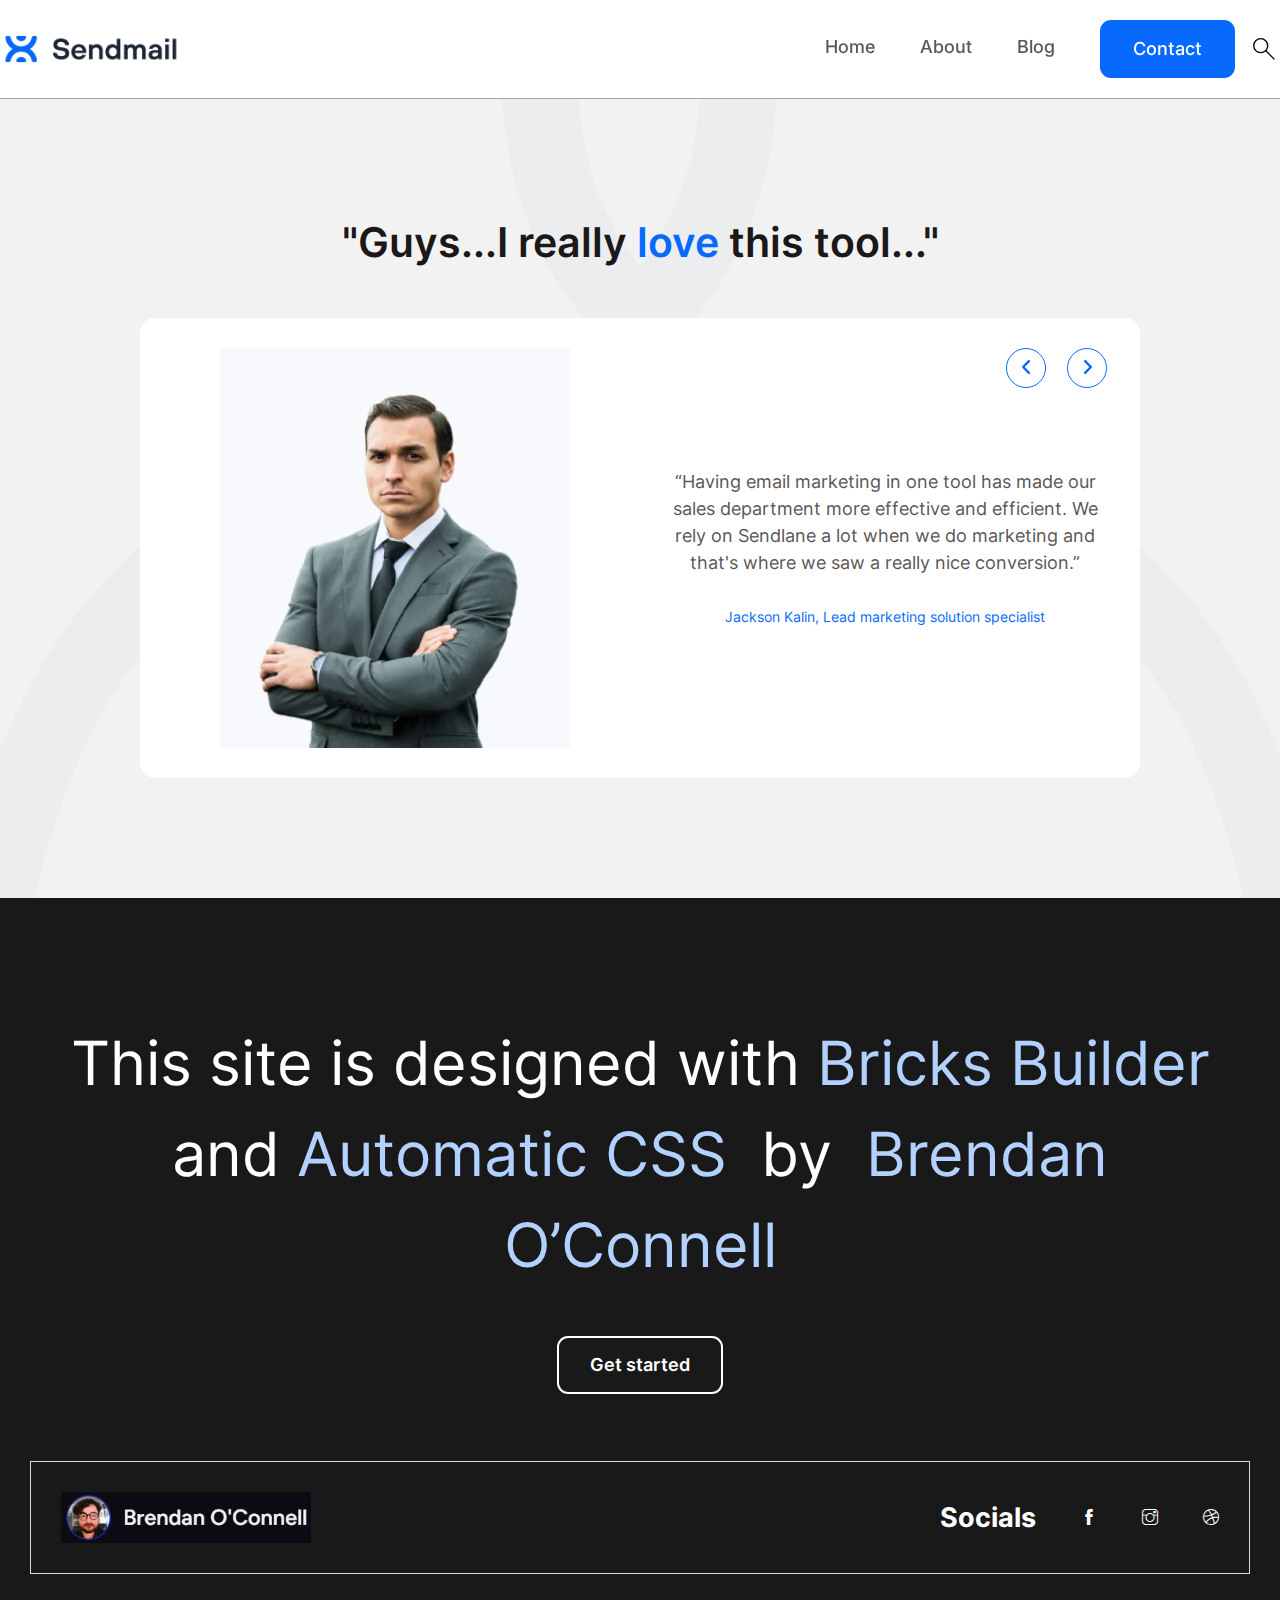
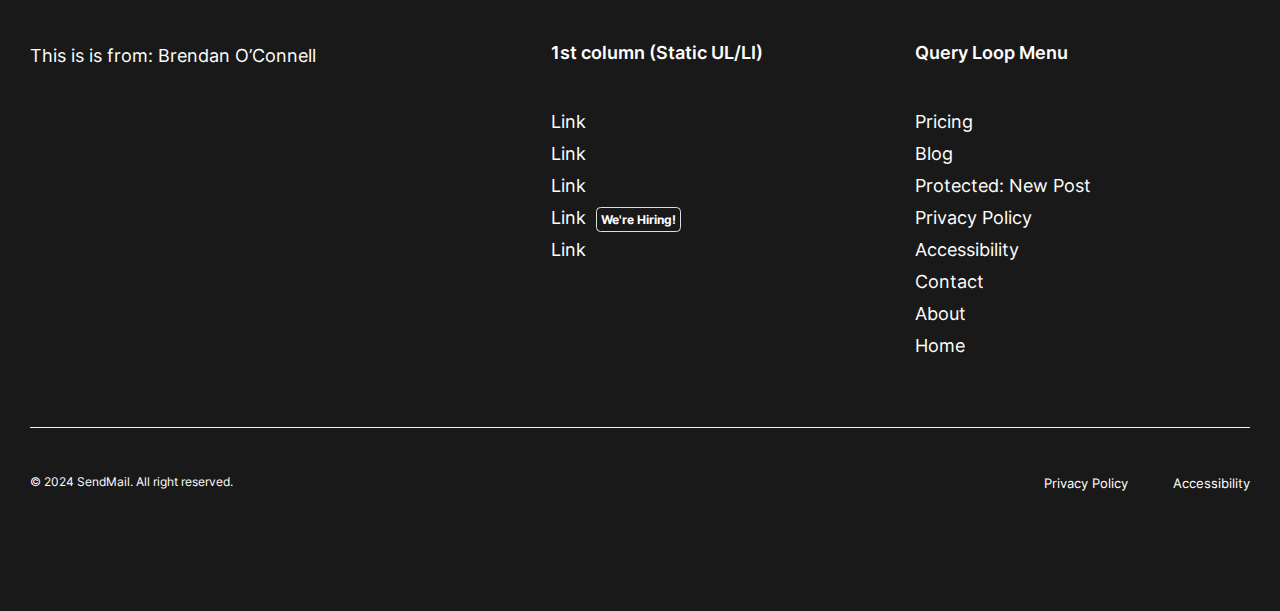
<file: template/testimonial-slider/index.html>
<!DOCTYPE html>
<html lang="en-US">
<head>
<meta charset="UTF-8">
<meta name="viewport" content="width=device-width, initial-scale=1">
<title>Testimonial Slider (Template)</title>
<meta name="robots" content="noindex, nofollow">
<link rel="dns-prefetch" href="//fonts.googleapis.com">
<link rel="alternate" type="application/rss+xml" title="SendMail &raquo; Feed" href="/feed/">
<link rel="alternate" type="application/rss+xml" title="SendMail &raquo; Comments Feed" href="/comments/feed/">
<script>
window._wpemojiSettings = {"baseUrl":"https:\/\/s.w.org\/images\/core\/emoji\/15.0.3\/72x72\/","ext":".png","svgUrl":"https:\/\/s.w.org\/images\/core\/emoji\/15.0.3\/svg\/","svgExt":".svg","source":{"concatemoji":"\/wp-includes\/js\/wp-emoji-release.min.js?ver=6.5.4"}};
/*! This file is auto-generated */
!function(i,n){var o,s,e;function c(e){try{var t={supportTests:e,timestamp:(new Date).valueOf()};sessionStorage.setItem(o,JSON.stringify(t))}catch(e){}}function p(e,t,n){e.clearRect(0,0,e.canvas.width,e.canvas.height),e.fillText(t,0,0);var t=new Uint32Array(e.getImageData(0,0,e.canvas.width,e.canvas.height).data),r=(e.clearRect(0,0,e.canvas.width,e.canvas.height),e.fillText(n,0,0),new Uint32Array(e.getImageData(0,0,e.canvas.width,e.canvas.height).data));return t.every(function(e,t){return e===r[t]})}function u(e,t,n){switch(t){case"flag":return n(e,"🏳️‍⚧️","🏳️​⚧️")?!1:!n(e,"🇺🇳","🇺​🇳")&&!n(e,"🏴󠁧󠁢󠁥󠁮󠁧󠁿","🏴​󠁧​󠁢​󠁥​󠁮​󠁧​󠁿");case"emoji":return!n(e,"🐦‍⬛","🐦​⬛")}return!1}function f(e,t,n){var r="undefined"!=typeof WorkerGlobalScope&&self instanceof WorkerGlobalScope?new OffscreenCanvas(300,150):i.createElement("canvas"),a=r.getContext("2d",{willReadFrequently:!0}),o=(a.textBaseline="top",a.font="600 32px Arial",{});return e.forEach(function(e){o[e]=t(a,e,n)}),o}function t(e){var t=i.createElement("script");t.src=e,t.defer=!0,i.head.appendChild(t)}"undefined"!=typeof Promise&&(o="wpEmojiSettingsSupports",s=["flag","emoji"],n.supports={everything:!0,everythingExceptFlag:!0},e=new Promise(function(e){i.addEventListener("DOMContentLoaded",e,{once:!0})}),new Promise(function(t){var n=function(){try{var e=JSON.parse(sessionStorage.getItem(o));if("object"==typeof e&&"number"==typeof e.timestamp&&(new Date).valueOf()<e.timestamp+604800&&"object"==typeof e.supportTests)return e.supportTests}catch(e){}return null}();if(!n){if("undefined"!=typeof Worker&&"undefined"!=typeof OffscreenCanvas&&"undefined"!=typeof URL&&URL.createObjectURL&&"undefined"!=typeof Blob)try{var e="postMessage("+f.toString()+"("+[JSON.stringify(s),u.toString(),p.toString()].join(",")+"));",r=new Blob([e],{type:"text/javascript"}),a=new Worker(URL.createObjectURL(r),{name:"wpTestEmojiSupports"});return void(a.onmessage=function(e){c(n=e.data),a.terminate(),t(n)})}catch(e){}c(n=f(s,u,p))}t(n)}).then(function(e){for(var t in e)n.supports[t]=e[t],n.supports.everything=n.supports.everything&&n.supports[t],"flag"!==t&&(n.supports.everythingExceptFlag=n.supports.everythingExceptFlag&&n.supports[t]);n.supports.everythingExceptFlag=n.supports.everythingExceptFlag&&!n.supports.flag,n.DOMReady=!1,n.readyCallback=function(){n.DOMReady=!0}}).then(function(){return e}).then(function(){var e;n.supports.everything||(n.readyCallback(),(e=n.source||{}).concatemoji?t(e.concatemoji):e.wpemoji&&e.twemoji&&(t(e.twemoji),t(e.wpemoji)))}))}((window,document),window._wpemojiSettings);
</script>
<link rel="preconnect" href="https://fonts.gstatic.com/" crossorigin>
<link rel="stylesheet" id="bricks-advanced-themer-css" href="/wp-content/plugins/bricks-advanced-themer/assets/css/bricks-advanced-themer.css?ver=1716417690" media="all">
<style id="bricks-advanced-themer-inline-css">:root{--min-viewport:360;--max-viewport:1600;--base-font:10;--clamp-unit:1vw;}:root,.brxc-light-colors{}</style>
<style id="wp-emoji-styles-inline-css">img.wp-smiley, img.emoji {
		display: inline !important;
		border: none !important;
		box-shadow: none !important;
		height: 1em !important;
		width: 1em !important;
		margin: 0 0.07em !important;
		vertical-align: -0.1em !important;
		background: none !important;
		padding: 0 !important;
	}</style>
<link rel="stylesheet" id="wp-block-library-css" href="/wp-includes/css/dist/block-library/style.min.css?ver=6.5.4" media="all">
<link rel="stylesheet" id="automaticcss-core-css" href="/wp-content/uploads/automatic-css/automatic.css?ver=1718144995" media="all">
<style id="automaticcss-core-inline-css">/* File: automatic-custom-css.css - Version: 3.0.0-beta-2.2 - Generated: 2024-06-11 15:29:55 */</style>
<link rel="stylesheet" id="automaticcss-gutenberg-css" href="/wp-content/uploads/automatic-css/automatic-gutenberg.css?ver=1718144996" media="all">
<link rel="stylesheet" id="automaticcss-gutenberg-color-palette-css" href="/wp-content/uploads/automatic-css/automatic-gutenberg-color-palette.css?ver=1718144998" media="all">
<style id="classic-theme-styles-inline-css">/*! This file is auto-generated */
.wp-block-button__link{color:#fff;background-color:#32373c;border-radius:9999px;box-shadow:none;text-decoration:none;padding:calc(.667em + 2px) calc(1.333em + 2px);font-size:1.125em}.wp-block-file__button{background:#32373c;color:#fff;text-decoration:none}</style>
<style id="global-styles-inline-css">body{--wp--preset--color--black: var(--black);--wp--preset--color--cyan-bluish-gray: #abb8c3;--wp--preset--color--white: var(--white);--wp--preset--color--pale-pink: #f78da7;--wp--preset--color--vivid-red: #cf2e2e;--wp--preset--color--luminous-vivid-orange: #ff6900;--wp--preset--color--luminous-vivid-amber: #fcb900;--wp--preset--color--light-green-cyan: #7bdcb5;--wp--preset--color--vivid-green-cyan: #00d084;--wp--preset--color--pale-cyan-blue: #8ed1fc;--wp--preset--color--vivid-cyan-blue: #0693e3;--wp--preset--color--vivid-purple: #9b51e0;--wp--preset--color--primary: var(--primary);--wp--preset--color--secondary: var(--secondary);--wp--preset--color--base: var(--base);--wp--preset--color--neutral: var(--neutral);--wp--preset--color--transparent: transparent;--wp--preset--color--primary-ultra-dark: var(--primary-ultra-dark);--wp--preset--color--primary-dark: var(--primary-dark);--wp--preset--color--primary-semi-dark: var(--primary-semi-dark);--wp--preset--color--primary-medium: var(--primary-medium);--wp--preset--color--primary-semi-light: var(--primary-semi-light);--wp--preset--color--primary-light: var(--primary-light);--wp--preset--color--primary-ultra-light: var(--primary-ultra-light);--wp--preset--color--primary-comp: var(--primary-comp);--wp--preset--color--primary-hover: var(--primary-hover);--wp--preset--color--primary-trans-90: var(--primary-trans-90);--wp--preset--color--primary-trans-80: var(--primary-trans-80);--wp--preset--color--primary-trans-70: var(--primary-trans-70);--wp--preset--color--primary-trans-60: var(--primary-trans-60);--wp--preset--color--primary-trans-40: var(--primary-trans-40);--wp--preset--color--primary-trans-50: var(--primary-trans-50);--wp--preset--color--primary-trans-30: var(--primary-trans-30);--wp--preset--color--primary-trans-20: var(--primary-trans-20);--wp--preset--color--primary-trans-10: var(--primary-trans-10);--wp--preset--color--primary-ultra-dark-trans-90: var(--primary-ultra-dark-trans-90);--wp--preset--color--primary-ultra-dark-trans-80: var(--primary-ultra-dark-trans-80);--wp--preset--color--primary-ultra-dark-trans-70: var(--primary-ultra-dark-trans-70);--wp--preset--color--primary-ultra-dark-trans-60: var(--primary-ultra-dark-trans-60);--wp--preset--color--primary-ultra-dark-trans-50: var(--primary-ultra-dark-trans-50);--wp--preset--color--primary-ultra-dark-trans-40: var(--primary-ultra-dark-trans-40);--wp--preset--color--primary-ultra-dark-trans-30: var(--primary-ultra-dark-trans-30);--wp--preset--color--primary-ultra-dark-trans-20: var(--primary-ultra-dark-trans-20);--wp--preset--color--primary-ultra-dark-trans-10: var(--primary-ultra-dark-trans-10);--wp--preset--color--primary-dark-trans-90: var(--primary-dark-trans-90);--wp--preset--color--primary-dark-trans-80: var(--primary-dark-trans-80);--wp--preset--color--primary-dark-trans-70: var(--primary-dark-trans-70);--wp--preset--color--primary-dark-trans-60: var(--primary-dark-trans-60);--wp--preset--color--primary-dark-trans-50: var(--primary-dark-trans-50);--wp--preset--color--primary-dark-trans-40: var(--primary-dark-trans-40);--wp--preset--color--primary-dark-trans-30: var(--primary-dark-trans-30);--wp--preset--color--primary-dark-trans-20: var(--primary-dark-trans-20);--wp--preset--color--primary-dark-trans-10: var(--primary-dark-trans-10);--wp--preset--color--primary-light-trans-90: var(--primary-light-trans-90);--wp--preset--color--primary-light-trans-80: var(--primary-light-trans-80);--wp--preset--color--primary-light-trans-70: var(--primary-light-trans-70);--wp--preset--color--primary-light-trans-60: var(--primary-light-trans-60);--wp--preset--color--primary-light-trans-50: var(--primary-light-trans-50);--wp--preset--color--primary-light-trans-40: var(--primary-light-trans-40);--wp--preset--color--primary-light-trans-30: var(--primary-light-trans-30);--wp--preset--color--primary-light-trans-20: var(--primary-light-trans-20);--wp--preset--color--primary-light-trans-10: var(--primary-light-trans-10);--wp--preset--color--secondary-ultra-dark: var(--secondary-ultra-dark);--wp--preset--color--secondary-dark: var(--secondary-dark);--wp--preset--color--secondary-semi-dark: var(--secondary-semi-dark);--wp--preset--color--secondary-medium: var(--secondary-medium);--wp--preset--color--secondary-semi-light: var(--secondary-semi-light);--wp--preset--color--secondary-light: var(--secondary-light);--wp--preset--color--secondary-ultra-light: var(--secondary-ultra-light);--wp--preset--color--secondary-comp: var(--secondary-comp);--wp--preset--color--secondary-hover: var(--secondary-hover);--wp--preset--color--secondary-trans-90: var(--secondary-trans-90);--wp--preset--color--secondary-trans-80: var(--secondary-trans-80);--wp--preset--color--secondary-trans-70: var(--secondary-trans-70);--wp--preset--color--secondary-trans-60: var(--secondary-trans-60);--wp--preset--color--secondary-trans-40: var(--secondary-trans-40);--wp--preset--color--secondary-trans-50: var(--secondary-trans-50);--wp--preset--color--secondary-trans-30: var(--secondary-trans-30);--wp--preset--color--secondary-trans-20: var(--secondary-trans-20);--wp--preset--color--secondary-trans-10: var(--secondary-trans-10);--wp--preset--color--secondary-ultra-dark-trans-90: var(--secondary-ultra-dark-trans-90);--wp--preset--color--secondary-ultra-dark-trans-80: var(--secondary-ultra-dark-trans-80);--wp--preset--color--secondary-ultra-dark-trans-70: var(--secondary-ultra-dark-trans-70);--wp--preset--color--secondary-ultra-dark-trans-60: var(--secondary-ultra-dark-trans-60);--wp--preset--color--secondary-ultra-dark-trans-50: var(--secondary-ultra-dark-trans-50);--wp--preset--color--secondary-ultra-dark-trans-40: var(--secondary-ultra-dark-trans-40);--wp--preset--color--secondary-ultra-dark-trans-30: var(--secondary-ultra-dark-trans-30);--wp--preset--color--secondary-ultra-dark-trans-20: var(--secondary-ultra-dark-trans-20);--wp--preset--color--secondary-ultra-dark-trans-10: var(--secondary-ultra-dark-trans-10);--wp--preset--color--secondary-dark-trans-90: var(--secondary-dark-trans-90);--wp--preset--color--secondary-dark-trans-80: var(--secondary-dark-trans-80);--wp--preset--color--secondary-dark-trans-70: var(--secondary-dark-trans-70);--wp--preset--color--secondary-dark-trans-60: var(--secondary-dark-trans-60);--wp--preset--color--secondary-dark-trans-50: var(--secondary-dark-trans-50);--wp--preset--color--secondary-dark-trans-40: var(--secondary-dark-trans-40);--wp--preset--color--secondary-dark-trans-30: var(--secondary-dark-trans-30);--wp--preset--color--secondary-dark-trans-20: var(--secondary-dark-trans-20);--wp--preset--color--secondary-dark-trans-10: var(--secondary-dark-trans-10);--wp--preset--color--secondary-light-trans-90: var(--secondary-light-trans-90);--wp--preset--color--secondary-light-trans-80: var(--secondary-light-trans-80);--wp--preset--color--secondary-light-trans-70: var(--secondary-light-trans-70);--wp--preset--color--secondary-light-trans-60: var(--secondary-light-trans-60);--wp--preset--color--secondary-light-trans-50: var(--secondary-light-trans-50);--wp--preset--color--secondary-light-trans-40: var(--secondary-light-trans-40);--wp--preset--color--secondary-light-trans-30: var(--secondary-light-trans-30);--wp--preset--color--secondary-light-trans-20: var(--secondary-light-trans-20);--wp--preset--color--secondary-light-trans-10: var(--secondary-light-trans-10);--wp--preset--color--base-ultra-dark: var(--base-ultra-dark);--wp--preset--color--base-dark: var(--base-dark);--wp--preset--color--base-semi-dark: var(--base-semi-dark);--wp--preset--color--base-medium: var(--base-medium);--wp--preset--color--base-semi-light: var(--base-semi-light);--wp--preset--color--base-light: var(--base-light);--wp--preset--color--base-ultra-light: var(--base-ultra-light);--wp--preset--color--base-comp: var(--base-comp);--wp--preset--color--base-hover: var(--base-hover);--wp--preset--color--base-trans-90: var(--base-trans-90);--wp--preset--color--base-trans-80: var(--base-trans-80);--wp--preset--color--base-trans-70: var(--base-trans-70);--wp--preset--color--base-trans-60: var(--base-trans-60);--wp--preset--color--base-trans-40: var(--base-trans-40);--wp--preset--color--base-trans-50: var(--base-trans-50);--wp--preset--color--base-trans-30: var(--base-trans-30);--wp--preset--color--base-trans-20: var(--base-trans-20);--wp--preset--color--base-trans-10: var(--base-trans-10);--wp--preset--color--base-ultra-dark-trans-90: var(--base-ultra-dark-trans-90);--wp--preset--color--base-ultra-dark-trans-80: var(--base-ultra-dark-trans-80);--wp--preset--color--base-ultra-dark-trans-70: var(--base-ultra-dark-trans-70);--wp--preset--color--base-ultra-dark-trans-60: var(--base-ultra-dark-trans-60);--wp--preset--color--base-ultra-dark-trans-50: var(--base-ultra-dark-trans-50);--wp--preset--color--base-ultra-dark-trans-40: var(--base-ultra-dark-trans-40);--wp--preset--color--base-ultra-dark-trans-30: var(--base-ultra-dark-trans-30);--wp--preset--color--base-ultra-dark-trans-20: var(--base-ultra-dark-trans-20);--wp--preset--color--base-ultra-dark-trans-10: var(--base-ultra-dark-trans-10);--wp--preset--color--base-dark-trans-90: var(--base-dark-trans-90);--wp--preset--color--base-dark-trans-80: var(--base-dark-trans-80);--wp--preset--color--base-dark-trans-70: var(--base-dark-trans-70);--wp--preset--color--base-dark-trans-60: var(--base-dark-trans-60);--wp--preset--color--base-dark-trans-50: var(--base-dark-trans-50);--wp--preset--color--base-dark-trans-40: var(--base-dark-trans-40);--wp--preset--color--base-dark-trans-30: var(--base-dark-trans-30);--wp--preset--color--base-dark-trans-20: var(--base-dark-trans-20);--wp--preset--color--base-dark-trans-10: var(--base-dark-trans-10);--wp--preset--color--base-light-trans-90: var(--base-light-trans-90);--wp--preset--color--base-light-trans-80: var(--base-light-trans-80);--wp--preset--color--base-light-trans-70: var(--base-light-trans-70);--wp--preset--color--base-light-trans-60: var(--base-light-trans-60);--wp--preset--color--base-light-trans-50: var(--base-light-trans-50);--wp--preset--color--base-light-trans-40: var(--base-light-trans-40);--wp--preset--color--base-light-trans-30: var(--base-light-trans-30);--wp--preset--color--base-light-trans-20: var(--base-light-trans-20);--wp--preset--color--base-light-trans-10: var(--base-light-trans-10);--wp--preset--color--neutral-ultra-dark: var(--neutral-ultra-dark);--wp--preset--color--neutral-dark: var(--neutral-dark);--wp--preset--color--neutral-semi-dark: var(--neutral-semi-dark);--wp--preset--color--neutral-medium: var(--neutral-medium);--wp--preset--color--neutral-semi-light: var(--neutral-semi-light);--wp--preset--color--neutral-light: var(--neutral-light);--wp--preset--color--neutral-ultra-light: var(--neutral-ultra-light);--wp--preset--color--neutral-comp: var(--neutral-comp);--wp--preset--color--neutral-hover: var(--neutral-hover);--wp--preset--color--neutral-trans-90: var(--neutral-trans-90);--wp--preset--color--neutral-trans-80: var(--neutral-trans-80);--wp--preset--color--neutral-trans-70: var(--neutral-trans-70);--wp--preset--color--neutral-trans-60: var(--neutral-trans-60);--wp--preset--color--neutral-trans-40: var(--neutral-trans-40);--wp--preset--color--neutral-trans-50: var(--neutral-trans-50);--wp--preset--color--neutral-trans-30: var(--neutral-trans-30);--wp--preset--color--neutral-trans-20: var(--neutral-trans-20);--wp--preset--color--neutral-trans-10: var(--neutral-trans-10);--wp--preset--color--neutral-ultra-dark-trans-90: var(--neutral-ultra-dark-trans-90);--wp--preset--color--neutral-ultra-dark-trans-80: var(--neutral-ultra-dark-trans-80);--wp--preset--color--neutral-ultra-dark-trans-70: var(--neutral-ultra-dark-trans-70);--wp--preset--color--neutral-ultra-dark-trans-60: var(--neutral-ultra-dark-trans-60);--wp--preset--color--neutral-ultra-dark-trans-50: var(--neutral-ultra-dark-trans-50);--wp--preset--color--neutral-ultra-dark-trans-40: var(--neutral-ultra-dark-trans-40);--wp--preset--color--neutral-ultra-dark-trans-30: var(--neutral-ultra-dark-trans-30);--wp--preset--color--neutral-ultra-dark-trans-20: var(--neutral-ultra-dark-trans-20);--wp--preset--color--neutral-ultra-dark-trans-10: var(--neutral-ultra-dark-trans-10);--wp--preset--color--neutral-dark-trans-90: var(--neutral-dark-trans-90);--wp--preset--color--neutral-dark-trans-80: var(--neutral-dark-trans-80);--wp--preset--color--neutral-dark-trans-70: var(--neutral-dark-trans-70);--wp--preset--color--neutral-dark-trans-60: var(--neutral-dark-trans-60);--wp--preset--color--neutral-dark-trans-50: var(--neutral-dark-trans-50);--wp--preset--color--neutral-dark-trans-40: var(--neutral-dark-trans-40);--wp--preset--color--neutral-dark-trans-30: var(--neutral-dark-trans-30);--wp--preset--color--neutral-dark-trans-20: var(--neutral-dark-trans-20);--wp--preset--color--neutral-dark-trans-10: var(--neutral-dark-trans-10);--wp--preset--color--neutral-light-trans-90: var(--neutral-light-trans-90);--wp--preset--color--neutral-light-trans-80: var(--neutral-light-trans-80);--wp--preset--color--neutral-light-trans-70: var(--neutral-light-trans-70);--wp--preset--color--neutral-light-trans-60: var(--neutral-light-trans-60);--wp--preset--color--neutral-light-trans-50: var(--neutral-light-trans-50);--wp--preset--color--neutral-light-trans-40: var(--neutral-light-trans-40);--wp--preset--color--neutral-light-trans-30: var(--neutral-light-trans-30);--wp--preset--color--neutral-light-trans-20: var(--neutral-light-trans-20);--wp--preset--color--neutral-light-trans-10: var(--neutral-light-trans-10);--wp--preset--color--black-trans-90: var(--black-trans-90);--wp--preset--color--black-trans-80: var(--black-trans-80);--wp--preset--color--black-trans-70: var(--black-trans-70);--wp--preset--color--black-trans-60: var(--black-trans-60);--wp--preset--color--black-trans-50: var(--black-trans-50);--wp--preset--color--black-trans-40: var(--black-trans-40);--wp--preset--color--black-trans-30: var(--black-trans-30);--wp--preset--color--black-trans-20: var(--black-trans-20);--wp--preset--color--black-trans-10: var(--black-trans-10);--wp--preset--color--white-trans-90: var(--white-trans-90);--wp--preset--color--white-trans-80: var(--white-trans-80);--wp--preset--color--white-trans-70: var(--white-trans-70);--wp--preset--color--white-trans-60: var(--white-trans-60);--wp--preset--color--white-trans-50: var(--white-trans-50);--wp--preset--color--white-trans-40: var(--white-trans-40);--wp--preset--color--white-trans-30: var(--white-trans-30);--wp--preset--color--white-trans-20: var(--white-trans-20);--wp--preset--color--white-trans-10: var(--white-trans-10);--wp--preset--gradient--vivid-cyan-blue-to-vivid-purple: linear-gradient(135deg,rgba(6,147,227,1) 0%,rgb(155,81,224) 100%);--wp--preset--gradient--light-green-cyan-to-vivid-green-cyan: linear-gradient(135deg,rgb(122,220,180) 0%,rgb(0,208,130) 100%);--wp--preset--gradient--luminous-vivid-amber-to-luminous-vivid-orange: linear-gradient(135deg,rgba(252,185,0,1) 0%,rgba(255,105,0,1) 100%);--wp--preset--gradient--luminous-vivid-orange-to-vivid-red: linear-gradient(135deg,rgba(255,105,0,1) 0%,rgb(207,46,46) 100%);--wp--preset--gradient--very-light-gray-to-cyan-bluish-gray: linear-gradient(135deg,rgb(238,238,238) 0%,rgb(169,184,195) 100%);--wp--preset--gradient--cool-to-warm-spectrum: linear-gradient(135deg,rgb(74,234,220) 0%,rgb(151,120,209) 20%,rgb(207,42,186) 40%,rgb(238,44,130) 60%,rgb(251,105,98) 80%,rgb(254,248,76) 100%);--wp--preset--gradient--blush-light-purple: linear-gradient(135deg,rgb(255,206,236) 0%,rgb(152,150,240) 100%);--wp--preset--gradient--blush-bordeaux: linear-gradient(135deg,rgb(254,205,165) 0%,rgb(254,45,45) 50%,rgb(107,0,62) 100%);--wp--preset--gradient--luminous-dusk: linear-gradient(135deg,rgb(255,203,112) 0%,rgb(199,81,192) 50%,rgb(65,88,208) 100%);--wp--preset--gradient--pale-ocean: linear-gradient(135deg,rgb(255,245,203) 0%,rgb(182,227,212) 50%,rgb(51,167,181) 100%);--wp--preset--gradient--electric-grass: linear-gradient(135deg,rgb(202,248,128) 0%,rgb(113,206,126) 100%);--wp--preset--gradient--midnight: linear-gradient(135deg,rgb(2,3,129) 0%,rgb(40,116,252) 100%);--wp--preset--font-size--small: 13px;--wp--preset--font-size--medium: 20px;--wp--preset--font-size--large: 36px;--wp--preset--font-size--x-large: 42px;--wp--preset--spacing--20: 0.44rem;--wp--preset--spacing--30: 0.67rem;--wp--preset--spacing--40: 1rem;--wp--preset--spacing--50: 1.5rem;--wp--preset--spacing--60: 2.25rem;--wp--preset--spacing--70: 3.38rem;--wp--preset--spacing--80: 5.06rem;--wp--preset--shadow--natural: 6px 6px 9px rgba(0, 0, 0, 0.2);--wp--preset--shadow--deep: 12px 12px 50px rgba(0, 0, 0, 0.4);--wp--preset--shadow--sharp: 6px 6px 0px rgba(0, 0, 0, 0.2);--wp--preset--shadow--outlined: 6px 6px 0px -3px rgba(255, 255, 255, 1), 6px 6px rgba(0, 0, 0, 1);--wp--preset--shadow--crisp: 6px 6px 0px rgba(0, 0, 0, 1);}:where(.is-layout-flex){gap: 0.5em;}:where(.is-layout-grid){gap: 0.5em;}body .is-layout-flex{display: flex;}body .is-layout-flex{flex-wrap: wrap;align-items: center;}body .is-layout-flex > *{margin: 0;}body .is-layout-grid{display: grid;}body .is-layout-grid > *{margin: 0;}:where(.wp-block-columns.is-layout-flex){gap: 2em;}:where(.wp-block-columns.is-layout-grid){gap: 2em;}:where(.wp-block-post-template.is-layout-flex){gap: 1.25em;}:where(.wp-block-post-template.is-layout-grid){gap: 1.25em;}.has-black-color{color: var(--wp--preset--color--black) !important;}.has-cyan-bluish-gray-color{color: var(--wp--preset--color--cyan-bluish-gray) !important;}.has-white-color{color: var(--wp--preset--color--white) !important;}.has-pale-pink-color{color: var(--wp--preset--color--pale-pink) !important;}.has-vivid-red-color{color: var(--wp--preset--color--vivid-red) !important;}.has-luminous-vivid-orange-color{color: var(--wp--preset--color--luminous-vivid-orange) !important;}.has-luminous-vivid-amber-color{color: var(--wp--preset--color--luminous-vivid-amber) !important;}.has-light-green-cyan-color{color: var(--wp--preset--color--light-green-cyan) !important;}.has-vivid-green-cyan-color{color: var(--wp--preset--color--vivid-green-cyan) !important;}.has-pale-cyan-blue-color{color: var(--wp--preset--color--pale-cyan-blue) !important;}.has-vivid-cyan-blue-color{color: var(--wp--preset--color--vivid-cyan-blue) !important;}.has-vivid-purple-color{color: var(--wp--preset--color--vivid-purple) !important;}.has-black-background-color{background-color: var(--wp--preset--color--black) !important;}.has-cyan-bluish-gray-background-color{background-color: var(--wp--preset--color--cyan-bluish-gray) !important;}.has-white-background-color{background-color: var(--wp--preset--color--white) !important;}.has-pale-pink-background-color{background-color: var(--wp--preset--color--pale-pink) !important;}.has-vivid-red-background-color{background-color: var(--wp--preset--color--vivid-red) !important;}.has-luminous-vivid-orange-background-color{background-color: var(--wp--preset--color--luminous-vivid-orange) !important;}.has-luminous-vivid-amber-background-color{background-color: var(--wp--preset--color--luminous-vivid-amber) !important;}.has-light-green-cyan-background-color{background-color: var(--wp--preset--color--light-green-cyan) !important;}.has-vivid-green-cyan-background-color{background-color: var(--wp--preset--color--vivid-green-cyan) !important;}.has-pale-cyan-blue-background-color{background-color: var(--wp--preset--color--pale-cyan-blue) !important;}.has-vivid-cyan-blue-background-color{background-color: var(--wp--preset--color--vivid-cyan-blue) !important;}.has-vivid-purple-background-color{background-color: var(--wp--preset--color--vivid-purple) !important;}.has-black-border-color{border-color: var(--wp--preset--color--black) !important;}.has-cyan-bluish-gray-border-color{border-color: var(--wp--preset--color--cyan-bluish-gray) !important;}.has-white-border-color{border-color: var(--wp--preset--color--white) !important;}.has-pale-pink-border-color{border-color: var(--wp--preset--color--pale-pink) !important;}.has-vivid-red-border-color{border-color: var(--wp--preset--color--vivid-red) !important;}.has-luminous-vivid-orange-border-color{border-color: var(--wp--preset--color--luminous-vivid-orange) !important;}.has-luminous-vivid-amber-border-color{border-color: var(--wp--preset--color--luminous-vivid-amber) !important;}.has-light-green-cyan-border-color{border-color: var(--wp--preset--color--light-green-cyan) !important;}.has-vivid-green-cyan-border-color{border-color: var(--wp--preset--color--vivid-green-cyan) !important;}.has-pale-cyan-blue-border-color{border-color: var(--wp--preset--color--pale-cyan-blue) !important;}.has-vivid-cyan-blue-border-color{border-color: var(--wp--preset--color--vivid-cyan-blue) !important;}.has-vivid-purple-border-color{border-color: var(--wp--preset--color--vivid-purple) !important;}.has-vivid-cyan-blue-to-vivid-purple-gradient-background{background: var(--wp--preset--gradient--vivid-cyan-blue-to-vivid-purple) !important;}.has-light-green-cyan-to-vivid-green-cyan-gradient-background{background: var(--wp--preset--gradient--light-green-cyan-to-vivid-green-cyan) !important;}.has-luminous-vivid-amber-to-luminous-vivid-orange-gradient-background{background: var(--wp--preset--gradient--luminous-vivid-amber-to-luminous-vivid-orange) !important;}.has-luminous-vivid-orange-to-vivid-red-gradient-background{background: var(--wp--preset--gradient--luminous-vivid-orange-to-vivid-red) !important;}.has-very-light-gray-to-cyan-bluish-gray-gradient-background{background: var(--wp--preset--gradient--very-light-gray-to-cyan-bluish-gray) !important;}.has-cool-to-warm-spectrum-gradient-background{background: var(--wp--preset--gradient--cool-to-warm-spectrum) !important;}.has-blush-light-purple-gradient-background{background: var(--wp--preset--gradient--blush-light-purple) !important;}.has-blush-bordeaux-gradient-background{background: var(--wp--preset--gradient--blush-bordeaux) !important;}.has-luminous-dusk-gradient-background{background: var(--wp--preset--gradient--luminous-dusk) !important;}.has-pale-ocean-gradient-background{background: var(--wp--preset--gradient--pale-ocean) !important;}.has-electric-grass-gradient-background{background: var(--wp--preset--gradient--electric-grass) !important;}.has-midnight-gradient-background{background: var(--wp--preset--gradient--midnight) !important;}.has-small-font-size{font-size: var(--wp--preset--font-size--small) !important;}.has-medium-font-size{font-size: var(--wp--preset--font-size--medium) !important;}.has-large-font-size{font-size: var(--wp--preset--font-size--large) !important;}.has-x-large-font-size{font-size: var(--wp--preset--font-size--x-large) !important;}
.wp-block-navigation a:where(:not(.wp-element-button)){color: inherit;}
:where(.wp-block-post-template.is-layout-flex){gap: 1.25em;}:where(.wp-block-post-template.is-layout-grid){gap: 1.25em;}
:where(.wp-block-columns.is-layout-flex){gap: 2em;}:where(.wp-block-columns.is-layout-grid){gap: 2em;}
.wp-block-pullquote{font-size: 1.5em;line-height: 1.6;}</style>
<link rel="stylesheet" id="bricks-frontend-css" href="/wp-content/themes/bricks/assets/css/frontend.min.css?ver=1715618964" media="all">
<style id="bricks-frontend-inline-css">:root {    --x-backtotop-stroke-width: 4px;}[data-x-backtotop] {    position: fixed;    background: none;    border: none;    box-shadow: none;    z-index: 10;    box-shadow: 10px 10px 30px 0 rgb(0 0 0 / 12%);    transition: all .125s ease-in;    text-align: center;    opacity: 0;    width: 60px;    height: 60px;    right: 40px;    bottom: 40px;    transform: translateY(10px);}[data-x-backtotop*=progress] {    height: auto!important;}[data-x-backtotop*=progress] {    border-radius: 1000px;}body.bricks-is-frontend [data-x-backtotop]:focus {    outline: none;}body.bricks-is-frontend [data-x-backtotop]:focus-visible {    outline: thin dotted currentcolor;}.x-back-to-top.brx-draggable.is-empty {    min-height: 0;    min-width: 0;}.x-back-to-top[aria-hidden=true] {    pointer-events: none;}.x-back-to-top_progress {    vertical-align: middle;    overflow: visible;    z-index: 1;}svg.x-back-to-top_progress:not(:root) {    overflow: visible;}.x-back-to-top_content {    display: flex;    align-items: center;    justify-content: center;    flex-direction: column;    height: 100%;    width: 100%;}[data-x-backtotop*=progress] .x-back-to-top_content {    position: absolute;    top: 0;    left: 0;    right: 0;    bottom: 0;    z-index: -1;    overflow: hidden;    border-radius: 1000px;}.x-back-to-top_progress-line {    fill: transparent;    stroke-width: calc( var(--x-backtotop-stroke-width) + 1px);    stroke: #111;    stroke-linecap: round;}.x-back-to-top_progress-background {    stroke: #e5e5e5;    fill: transparent;    stroke-width: var(--x-backtotop-stroke-width);}/* oxyprops */svg.x-back-to-top_progress {    inline-size: auto;}.x-back-to-top_builder-preview {    opacity: 1!important;    transform: none!important;}.brx-body.iframe [data-x-backtotop].brx-draggable {    transition: all .125s ease-in}.brx-body.iframe .x-back-to-top {    transition-property: all!important;}.brx-body.iframe .brx-draggable.is-empty:not(.editing) {    outline: none;}
@font-face{font-family:"Inter";font-weight:400;font-display:swap;src:url(/wp-content/uploads/2024/05/Inter-VariableFont_slntwght.woff2) format("woff2");}@font-face{font-family:"Inter";font-weight:600;font-display:swap;src:url(/wp-content/uploads/2024/05/Inter-VariableFont_slntwght.woff2) format("woff2");}@font-face{font-family:"Inter";font-weight:700;font-display:swap;src:url(/wp-content/uploads/2024/05/Inter-VariableFont_slntwght.woff2) format("woff2");}@font-face{font-family:"Inter";font-weight:800;font-display:swap;src:url(/wp-content/uploads/2024/05/Inter-VariableFont_slntwght.woff2) format("woff2");}</style>
<link rel="stylesheet" id="bricks-child-css" href="/wp-content/themes/bricks-child/style.css?ver=1709125742" media="all">
<link rel="stylesheet" id="bricks-font-awesome-6-css" href="/wp-content/themes/bricks/assets/css/libs/font-awesome-6.min.css?ver=1715618964" media="all">
<link rel="stylesheet" id="bricks-themify-icons-css" href="/wp-content/themes/bricks/assets/css/libs/themify-icons.min.css?ver=1715618964" media="all">
<link rel="stylesheet" id="automaticcss-bricks-css" href="/wp-content/uploads/automatic-css/automatic-bricks.css?ver=1718144996" media="all">
<link rel="stylesheet" id="color-scheme-switcher-frontend-css" href="/wp-content/plugins/automaticcss-plugin/classes/Features/Color_Scheme_Switcher/css/frontend.css?ver=1716417782" media="all">
<link rel="stylesheet" id="automaticcss-frames-css" href="/wp-content/uploads/automatic-css/automatic-frames.css?ver=1718144998" media="all">
<style id="bricks-frontend-inline-inline-css">html {scroll-behavior: smooth}
/* GLOBAL VARIABLES CSS */
:root {}
/* COLOR VARS */
:root {
--bricks-color-acss_import_transparent: transparent;
}

/* THEME STYLE CSS */

/* BREAKPOINT: Desktop (BASE) */
 body {font-family: "Inter"}
 h1,  h2,  h3,  h4,  h5,  h6 {font-weight: 600}
 .brxe-container {width: 1280px}
 .woocommerce main.site-main {width: 1280px}
 #brx-content.wordpress {width: 1280px}

/* GLOBAL CLASSES CSS */

/* BREAKPOINT: Desktop (BASE) */
.header.brxe-div {border-bottom: 1px solid var(--neutral-semi-light)}
.header { margin-inline: auto; /* Uncomment line below if you want glass blur effect */	/* backdrop-filter: blur(5px); */}


/* BREAKPOINT: Desktop (BASE) */
.header__inner.brxe-container {display: flex; flex-direction: row; align-items: center; justify-content: space-between; align-self: center !important; padding-top: var(--space-s); padding-right: var(--section-padding-x); padding-bottom: var(--space-s); padding-left: var(--section-padding-x)}

/* BREAKPOINT: Mobile landscape */
@media (max-width: 767px) {
.header__inner.brxe-container {flex-wrap: nowrap}
}

/* BREAKPOINT: Desktop (BASE) */
.header__logo.brxe-image {width: 10em}


/* BREAKPOINT: Desktop (BASE) */
.nav.brxe-nav-menu .bricks-mobile-menu-toggle {color: var(--fr-text-dark)}
.nav.brxe-nav-menu .bricks-mobile-menu > li > a {color: var(--fr-text-light)}
.nav.brxe-nav-menu .bricks-mobile-menu > li > .brx-submenu-toggle > * {color: var(--fr-text-light)}
.nav.brxe-nav-menu .bricks-nav-menu > li {margin-left: 0}
.nav.brxe-nav-menu .bricks-nav-menu .sub-menu .brx-submenu-toggle > a + button {color: var(--link-color); font-size: var(--text-s); line-height: 1}
.nav.brxe-nav-menu .bricks-nav-menu .sub-menu {background-color: var(--shade-ultra-light)}
.nav.brxe-nav-menu .bricks-nav-menu .sub-menu > li > a {color: var(--link-color)}
.nav.brxe-nav-menu .bricks-nav-menu .sub-menu > li > .brx-submenu-toggle > * {color: var(--link-color)}
.nav.brxe-nav-menu .bricks-mobile-menu .sub-menu > li > a {color: var(--fr-text-light)}
.nav.brxe-nav-menu .bricks-mobile-menu .sub-menu > li > .brx-submenu-toggle > * {color: var(--fr-text-light)}
.nav.brxe-nav-menu .bricks-nav-menu > li:hover > a {color: var(--link-color-hover)}
.nav.brxe-nav-menu .bricks-nav-menu > li:hover > .brx-submenu-toggle > * {color: var(--link-color-hover)}
.nav.brxe-nav-menu {font-variation-settings: "wght" 500; width: 100%; display: flex; justify-content: flex-end}
.nav.brxe-nav-menu .bricks-nav-menu > li > a {color: var(--neutral-semi-dark); line-height: var(--btn-line-height); font-weight: 200; padding-top: calc(var(--btn-pad-y) / 1); padding-bottom: calc(var(--btn-pad-y) / 1); justify-content: center}
.nav.brxe-nav-menu .bricks-nav-menu > li > .brx-submenu-toggle > * {color: var(--neutral-semi-dark); line-height: var(--btn-line-height); font-weight: 200; padding-top: calc(var(--btn-pad-y) / 1); padding-bottom: calc(var(--btn-pad-y) / 1)}
.nav.brxe-nav-menu .bricks-nav-menu .current-menu-item > a {color: var(--link-color-active)}
.nav.brxe-nav-menu .bricks-nav-menu .current-menu-item > .brx-submenu-toggle > * {color: var(--link-color-active)}
.nav.brxe-nav-menu .bricks-nav-menu > .current-menu-parent > a {color: var(--link-color-active)}
.nav.brxe-nav-menu .bricks-nav-menu > .current-menu-parent > .brx-submenu-toggle > * {color: var(--link-color-active)}
.nav.brxe-nav-menu .bricks-nav-menu > .current-menu-ancestor > a {color: var(--link-color-active)}
.nav.brxe-nav-menu .bricks-nav-menu > .current-menu-ancestor > .brx-submenu-toggle > * {color: var(--link-color-active)}
.nav.brxe-nav-menu .bricks-nav-menu .sub-menu > li:hover > a {color: var(--link-color-hover)}
.nav.brxe-nav-menu .bricks-nav-menu .sub-menu > li:hover > .brx-submenu-toggle > * {color: var(--link-color-hover)}
.nav.brxe-nav-menu .bricks-nav-menu .sub-menu .brx-submenu-toggle > a:hover + button {color: var(--link-color-hover)}
.nav.brxe-nav-menu .bricks-nav-menu .sub-menu button[aria-expanded="true"] > * {transform:  rotateZ(270deg)}
.nav.brxe-nav-menu .bricks-nav-menu button[aria-expanded="true"] > * {transform:  rotateZ(180deg)}
.nav.brxe-nav-menu .bricks-nav-menu .sub-menu .brx-submenu-toggle button {padding-right: 20px}
.nav.brxe-nav-menu .bricks-nav-menu .sub-menu a {padding-right: 0; padding-left: 0}
.nav.brxe-nav-menu .bricks-nav-menu .sub-menu button {padding-right: 0; padding-left: 0}
.nav.brxe-nav-menu .bricks-nav-menu {gap: var(--content-gap)}
.nav.brxe-nav-menu .bricks-nav-menu > li > .brx-submenu-toggle {justify-content: center}
/* This menu automatically turns the last link in your menu into a button and positions it to the right. This is better than using a physical button outside your menu, because it retains a working link for the CTA item in your mobile menu and maintains proper semantic menu/list structure. All styling can be adjusted below */.nav { --link-color: var(--primary-ultra-dark); --link-color-hover: var(--primary-hover); --link-color-active: var(--primary);	--button-color: var(--primary); --button-color-hover: var(--primary-hover);  --button-text: var(--fr-text-light);  --button-text-hover: var(--fr-text-light);  --toggle-gap: .5em; --sub-li-padding: 1em;} .nav ul.bricks-mobile-menu { display: flex; align-items: center;} .show-mobile-menu ul.bricks-mobile-menu { display: flex; flex-direction: column; align-items: flex-start;} .nav { 	align-items: center; } .nav nav {	width: 100%;}/* Center Navigation when Nav is set to width:100% */.nav .bricks-nav-menu > li:first-child,.nav .bricks-nav-menu > li:last-child { margin-inline-start: auto;}/* Button Styling */.nav .bricks-nav-menu > li:last-child a {	background-color: var(--button-color); border-color: var(--button-color);	color: var(--button-text)!important; border-width: var(--btn-border-size); border-radius: var(--btn-radius); border-style: solid;  min-inline-size: var(--btn-width); line-height: var(--btn-line-height);  letter-spacing: var(--btn-letter-spacing); text-transform: var(--btn-text-transform); text-decoration: var(--btn-text-decoration);	font-style: var(--btn-text-style); font-weight: var(--btn-weight); padding: var(--btn-pad-y) var(--btn-pad-x); justify-content: center; text-align: center;}/* Button Hover Styling */.nav .bricks-nav-menu > li:last-child a:hover {	background-color: var(--button-color-hover); border-color: var(--button-color-hover);	color: var(--button-text-hover)!important;} .nav .brx-submenu-toggle {	display: flex; flex-direction: row; gap: var(--toggle-gap);} .nav .brx-submenu-toggle button { margin: 0!important; padding: 0!important;} .nav .sub-menu {	min-inline-size: max-content!important;} .nav .sub-menu li {	padding-inline: var(--sub-li-padding);}

/* BREAKPOINT: Tablet portrait */
@media (max-width: 991px) {
.nav.brxe-nav-menu {line-height: 0}
}
/* BREAKPOINT: Mobile landscape */
@media (max-width: 767px) {
.nav.brxe-nav-menu .bricks-mobile-menu > .menu-item-has-children .brx-submenu-toggle button {color: var(--fr-text-light)}
}

/* BREAKPOINT: Desktop (BASE) */
.testimonial-20.brxe-section {background-image: url(/wp-content/uploads/2024/05/Sendmail-Testimonial-BG-2-1024x736.webp); background-size: cover; background-color: var(--neutral-ultra-light); background-blend-mode: color-burn}


/* BREAKPOINT: Desktop (BASE) */
.testimonial-20-container.brxe-container {flex-direction: column; row-gap: 5rem; align-items: center}


/* BREAKPOINT: Desktop (BASE) */
.testimonial-20-content__title.brxe-heading {text-align: center}


/* BREAKPOINT: Desktop (BASE) */
.testimonial-20-content.brxe-slider-nested .splide__arrow--next {right: 10rem; left: 85%; top: 5rem}
.testimonial-20-content.brxe-slider-nested .splide__arrow--prev {left: 80%; right: 10rem; top: 5rem}
.testimonial-20-content.brxe-slider-nested .splide__arrow {font-size: var(--text-m); color: var(--primary); border: .1rem solid var(--primary); border-radius: 50%; height: 4rem; width: 4rem}
.testimonial-20-content.brxe-slider-nested .splide__arrow:hover {background-color: var(--primary); color: var(--white)}

/* BREAKPOINT: Mobile landscape */
@media (max-width: 767px) {
.testimonial-20-content.brxe-slider-nested .splide__arrow--next {left: 90%}
}
/* BREAKPOINT: Mobile portrait */
@media (max-width: 478px) {
.testimonial-20-content.brxe-slider-nested .splide__arrow--prev {left: 75%}
}

/* BREAKPOINT: Desktop (BASE) */
.testimonial-20-content__wrapper.brxe-div {width: 100%; max-width: 100rem; display: grid; align-items: initial; grid-template-columns: repeat(12, minmax(0, 1fr)); grid-gap: 4rem; align-items: center; padding-top: var(--space-m); padding-right: var(--space-m); padding-bottom: var(--space-m); padding-left: var(--space-m); background-color: var(--white); border-radius: var(--radius-l)}

/* BREAKPOINT: Mobile landscape */
@media (max-width: 767px) {
.testimonial-20-content__wrapper.brxe-div {grid-gap: 2rem}
}

/* BREAKPOINT: Desktop (BASE) */
.testimonial-20-content__text.brxe-div {grid-column: span 6; text-align: center; display: flex; flex-direction: column; row-gap: 3rem}

/* BREAKPOINT: Mobile landscape */
@media (max-width: 767px) {
.testimonial-20-content__text.brxe-div {grid-column: span 12}
}

/* BREAKPOINT: Desktop (BASE) */
.testimonial-20-content__profile.brxe-text-basic {font-size: calc(var(--text-m) - .4rem); color: var(--primary)}


/* BREAKPOINT: Desktop (BASE) */
.testimonial-20-content__media.brxe-div {grid-column: span 6; order: -1}

/* BREAKPOINT: Mobile landscape */
@media (max-width: 767px) {
.testimonial-20-content__media.brxe-div {grid-column: span 12}
}

/* BREAKPOINT: Desktop (BASE) */
.testimonial-20-content__media-img.brxe-image:not(.tag) {object-fit: contain}
.testimonial-20-content__media-img.brxe-image img {object-fit: contain}
.testimonial-20-content__media-img.brxe-image {width: 100%; height: 40rem}

/* BREAKPOINT: Mobile landscape */
@media (max-width: 767px) {
.testimonial-20-content__media-img.brxe-image {height: 40rem}
}

/* BREAKPOINT: Desktop (BASE) */
.footer-container.brxe-container {row-gap: var(--container-gap)}


/* BREAKPOINT: Desktop (BASE) */
.footer__cta.brxe-block {display: flex; flex-direction: column; align-items: center; row-gap: var(--content-gap)}


/* BREAKPOINT: Desktop (BASE) */
.footer__cta-heading.brxe-text {font-size: var(--h1); text-align: center}
.footer__cta-heading.brxe-text  a {font-size: var(--h1); text-align: center; font-size: inherit}
.footer__cta-heading a{ color: var(--primary-light);}


/* BREAKPOINT: Desktop (BASE) */
.footer__header.brxe-block {padding-top: var(--space-m); padding-right: var(--space-m); padding-bottom: var(--space-m); padding-left: var(--space-m); display: flex; flex-direction: row; justify-content: center; border: .1rem solid var(--neutral-light); align-items: center; flex-wrap: nowrap}


/* BREAKPOINT: Desktop (BASE) */
.footer__social-wrapper.brxe-block {flex-direction: row; align-items: center; column-gap: var(--content-gap); justify-content: flex-end}


/* BREAKPOINT: Desktop (BASE) */
.footer__socials-text.brxe-text-basic {font-size: var(--h3); font-weight: 700}


/* BREAKPOINT: Desktop (BASE) */
.footer__socials.brxe-div {display: flex; column-gap: var(--content-gap)}


/* BREAKPOINT: Desktop (BASE) */
.footer__social-icon.brxe-icon {font-size: 1.6rem}


/* BREAKPOINT: Desktop (BASE) */
.footer__footer.brxe-block {row-gap: var(--container-gap)}


/* BREAKPOINT: Desktop (BASE) */
.footer__footer-intro.brxe-block {row-gap: var(--content-gap); display: grid; align-items: initial; grid-template-columns: var(--grid-12); grid-gap: var(--grid-gap)}

/* BREAKPOINT: Mobile landscape */
@media (max-width: 767px) {
.footer__footer-intro.brxe-block {grid-template-columns: var(--grid-1)}
}

/* BREAKPOINT: Desktop (BASE) */
.footer__newsletter.brxe-block {row-gap: var(--content-gap); grid-column: 1/5}

/* BREAKPOINT: Mobile landscape */
@media (max-width: 767px) {
.footer__newsletter.brxe-block {grid-column: span 1}
}

/* BREAKPOINT: Desktop (BASE) */
.footer__nav-wrapper.brxe-block {grid-column: 6/-1}

/* BREAKPOINT: Mobile landscape */
@media (max-width: 767px) {
.footer__nav-wrapper.brxe-block {grid-column: span 1}
}

/* BREAKPOINT: Desktop (BASE) */
.footer-nav-wrapper.brxe-block {display: grid; align-items: initial; grid-template-columns: var(--grid-2); grid-gap: var(--grid-gap)}

/* BREAKPOINT: Mobile landscape */
@media (max-width: 767px) {
.footer-nav-wrapper.brxe-block {grid-template-columns: var(--grid-3)}
}
/* BREAKPOINT: Mobile portrait */
@media (max-width: 478px) {
.footer-nav-wrapper.brxe-block {grid-template-columns: var(--grid-2)}
}

/* BREAKPOINT: Desktop (BASE) */
.footer-nav-column.brxe-div {display: flex; flex-direction: column; row-gap: var(--content-gap)}


/* BREAKPOINT: Desktop (BASE) */
.footer-nav-heading.brxe-heading {font-size: var(--text-m)}


/* BREAKPOINT: Desktop (BASE) */
.footer-menu.brxe-block {display: flex; flex-direction: column; row-gap: .5rem}


/* BREAKPOINT: Desktop (BASE) */
.footer-link-update.brxe-text-basic {font-size: var(--text-s); color: var(--action); font-weight: 700; padding-top: .4rem; padding-right: .4rem; padding-bottom: .4rem; padding-left: .4rem; background-color: var(--action-ultra-light); margin-left: 1rem; border: 1px solid var(--bricks-border-color); border-radius: var(--radius-xs)}


/* BREAKPOINT: Desktop (BASE) */
.footer__copy-legal.brxe-block {display: grid; align-items: initial; grid-template-columns: var(--grid-2); padding-top: var(--space-l); border-top: .1rem solid var(--neutral-ultra-light); align-items: center}

/* BREAKPOINT: Mobile landscape */
@media (max-width: 767px) {
.footer__copy-legal.brxe-block {grid-template-columns: var(--grid-1)}
}

/* BREAKPOINT: Desktop (BASE) */
.footer-bottom__left.brxe-block {flex-direction: row; row-gap: var(--space-xs); column-gap: var(--space-xs); align-items: center}

/* BREAKPOINT: Mobile portrait */
@media (max-width: 478px) {
.footer-bottom__left.brxe-block {flex-direction: column; align-items: flex-start}
}

/* BREAKPOINT: Desktop (BASE) */
.footer-copyright.brxe-text-basic {font-size: var(--text-s)}


/* BREAKPOINT: Desktop (BASE) */
.footer-legal-nav.brxe-block {flex-direction: row; column-gap: var(--content-gap)}


/* BREAKPOINT: Desktop (BASE) */
.footer-legal__li.brxe-div {line-height: 1}


/* BREAKPOINT: Desktop (BASE) */
.footer-legal__link-text.brxe-text-link {font-size: calc(var(--text-s) * 1.1)}


/* GLOBAL CSS */
/* Avoid FUC on frontend*/
.bricks-is-frontend .animation-trigger{
  opacity:0;
}
 
/* Animated Class*/
.animate{
  animation-name: fadeAnimation;
  animation-delay: calc(var(--delay, 0) * 200ms);
  animation-duration: var(--duration, 400ms);
  animation-timing-function: ease-in-out;
  animation-fill-mode: forwards;
}
 
/* Change translate Origin*/
.animation--left-to-right{
  --translate: -20px,0,0;
}
.animation--right-to-left{
  --translate: 20px,0,0;
}
.animation--top-to-bottom{
  --translate: 0,-20px,0;
}
.animation--bottom-to-top{
  --translate: 0,20px,0;
}
 
/* Keyframes */
@keyframes fadeAnimation{
  from{
    color: rgba(0, 0, 0, 0.35);
    transform: translate3d(var(--translate));
  }
  to{
    opacity: 1;
    transform: translate3d(0,0,0);
    color: rgba(0, 0, 0, 1);
  }
}

/* Initial State */
.bricks-is-frontend .animation-trigger {
  color: rgba(0, 0, 0, 0.35); /* Start with 35% opacity */
}

/* Animated Class */
.fade {
  animation-name: fadeInAnimation;
  animation-duration: var(--duration, 400ms);
  animation-timing-function: ease-in-out;
  animation-fill-mode: forwards;
}

/* Keyframes */
@keyframes fadeInAnimation {
  from {
    color: rgba(0, 0, 0, 0.35); /* Start with 35% opacity */
  }
  to {
    color: rgba(0, 0, 0, 1); /* End with 100% opacity */
  }
}
/* HEADER CSS (ID: 11) */

@media (max-width: 991px) {
#brxe-yryzcv .bricks-nav-menu-wrapper { display: none; }
#brxe-yryzcv .bricks-mobile-menu-toggle { display: block; }
}
/* BREAKPOINT: Desktop (BASE) */
#brxe-yryzcv button {height: 1.15em; width: 1.15em}


/* BREAKPOINT: Desktop (BASE) */
#brxe-vteckb svg {height: var(--icon); width: var(--icon)}
#brxe-vteckb button {height: var(--icon); width: var(--icon)}
#brxe-vteckb form {overflow: hidden}


/* BREAKPOINT: Desktop (BASE) */
#brxe-vykytl {display: flex; align-items: center; column-gap: var(--space-xs)}


/* BREAKPOINT: Desktop (BASE) */
#brxe-wpkctk {padding-right: 0; padding-left: 0}

/* BREAKPOINT: Tablet portrait */
@media (max-width: 991px) {
#brxe-wpkctk {padding-right: var(--section-padding-x); padding-left: var(--section-padding-x)}
}

/* FOOTER CSS (ID: 29) */

/* BREAKPOINT: Desktop (BASE) */
#brxe-gzfdjg .bricks-site-logo {width: 250px}


/* BREAKPOINT: Desktop (BASE) */
#brxe-vqvkgu {justify-content: flex-end}

/* BREAKPOINT: Mobile landscape */
@media (max-width: 767px) {
#brxe-vqvkgu {justify-content: flex-start}
}

/* BREAKPOINT: Desktop (BASE) */
#brxe-kqxrop {display: flex}


/* BREAKPOINT: Desktop (BASE) */
#brxe-ixrttd {border-top: 1px solid var(--action-ultra-light)}


/* BREAKPOINT: Desktop (BASE) */
#brxe-jrmops {right: 40px; bottom: 40px; transform:  translateY(10px); width: 50px}
#brxe-jrmops .x-back-to-top_progress-line {stroke: var(--action)}
#brxe-jrmops .x-back-to-top_progress {--x-backtotop-stroke-width: 3px}


/* TEMPLATE CSS */
/* BREAKPOINT: Desktop (BASE) */

						#brx-header.sticky.scrolling > .brxe-section,
						#brx-header.sticky.scrolling > .brxe-container,
						#brx-header.sticky.scrolling > .brxe-block,
						#brx-header.sticky.scrolling > .brxe-div {background-color: var(--white-trans-90)}</style>
<link rel="stylesheet" id="bricks-google-fonts-css" href="https://fonts.googleapis.com/css2?family=Inter:wght@100;200;300;400;500;600;700;800;900&#038;display=swap" media="all">
<script id="color-scheme-switcher-frontend-js-extra">var acss = {"color_mode":"light","enable_client_color_preference":"false"};</script>
<script src="/wp-content/plugins/automaticcss-plugin/classes/Features/Color_Scheme_Switcher/js/frontend.min.js?ver=1716417782" id="color-scheme-switcher-frontend-js"></script>
<link rel="https://api.w.org/" href="/wp-json/">
<link rel="EditURI" type="application/rsd+xml" title="RSD" href="/xmlrpc.php?rsd">
<meta name="generator" content="WordPress 6.5.4">
<link rel="canonical" href="/template/testimonial-slider/">
<link rel="shortlink" href="/?p=424">
<link rel="alternate" type="application/json+oembed" href="/wp-json/oembed/1.0/embed?url=https%3A%2F%2F%2Ftemplate%2Ftestimonial-slider%2F">
<link rel="alternate" type="text/xml+oembed" href="/wp-json/oembed/1.0/embed?url=https%3A%2F%2F%2Ftemplate%2Ftestimonial-slider%2F#038;format=xml">

<!-- Facebook Open Graph (by Bricks) -->
<meta property="og:url" content="/template/testimonial-slider/">
<meta property="og:site_name" content="SendMail">
<meta property="og:title" content="Testimonial Slider">
<meta property="og:type" content="website">
</head>

<body class="bricks_template-template-default single single-bricks_template postid-424 brx-body bricks-is-frontend wp-embed-responsive">		<a class="skip-link" href="#brx-content" aria-label="Skip to main content">Skip to main content</a>

					<a class="skip-link" href="#brx-footer" aria-label="Skip to footer">Skip to footer</a>
			<header id="brx-header" class="sticky on-scroll" data-slide-up-after="600"><div id="brxe-ureirh" class="brxe-div header bricks-lazy-hidden"><div id="brxe-wpkctk" class="brxe-container header__inner bricks-lazy-hidden">
<a id="brxe-lfzyer" class="brxe-image fr-logo header__logo tag" href="/"><img width="408" height="96" src="/wp-content/uploads/2024/05/Sendmail-Logo1.webp" class="css-filter size-full" alt="SendMail logo" loading="eager" decoding="async" srcset="/wp-content/uploads/2024/05/Sendmail-Logo1.webp 408w, /wp-content/uploads/2024/05/Sendmail-Logo1-300x71.webp 300w" sizes="(max-width: 408px) 100vw, 408px"></a><div id="brxe-vykytl" class="brxe-div bricks-lazy-hidden">
<div id="brxe-yryzcv" data-script-id="yryzcv" class="brxe-nav-menu nav">
<nav class="bricks-nav-menu-wrapper tablet_portrait"><ul id="menu-primary-menu" class="bricks-nav-menu">
<li id="menu-item-47" class="menu-item menu-item-type-post_type menu-item-object-page menu-item-home menu-item-47 bricks-menu-item"><a href="/">Home</a></li>
<li id="menu-item-49" class="menu-item menu-item-type-post_type menu-item-object-page menu-item-49 bricks-menu-item"><a href="/about/">About</a></li>
<li id="menu-item-165" class="menu-item menu-item-type-post_type menu-item-object-page current_page_parent menu-item-165 bricks-menu-item"><a href="/blog/">Blog</a></li>
<li id="menu-item-50" class="menu-item menu-item-type-post_type menu-item-object-page menu-item-50 bricks-menu-item"><a href="/contact/">Contact</a></li>
</ul></nav>			<button class="bricks-mobile-menu-toggle" aria-haspopup="true" aria-label="Mobile menu" aria-expanded="false">
				<span class="bar-top"></span>
				<span class="bar-center"></span>
				<span class="bar-bottom"></span>
			</button>
			<nav class="bricks-mobile-menu-wrapper left"><ul id="menu-primary-menu-1" class="bricks-mobile-menu">
<li class="menu-item menu-item-type-post_type menu-item-object-page menu-item-home menu-item-47 bricks-menu-item"><a href="/">Home</a></li>
<li class="menu-item menu-item-type-post_type menu-item-object-page menu-item-49 bricks-menu-item"><a href="/about/">About</a></li>
<li class="menu-item menu-item-type-post_type menu-item-object-page current_page_parent menu-item-165 bricks-menu-item"><a href="/blog/">Blog</a></li>
<li class="menu-item menu-item-type-post_type menu-item-object-page menu-item-50 bricks-menu-item"><a href="/contact/">Contact</a></li>
</ul></nav><div class="bricks-mobile-menu-overlay"></div>
</div>
<div id="brxe-vteckb" class="brxe-search">
<button aria-expanded="false" aria-label="Toggle Search" class="toggle"><svg class="" xmlns="http://www.w3.org/2000/svg" width="32" height="32" viewbox="0 0 24 24"><path fill="currentColor" d="m19.485 20.154l-6.262-6.262q-.75.639-1.725.989q-.975.35-1.96.35q-2.402 0-4.066-1.663q-1.664-1.664-1.664-4.065T5.47 5.436q1.663-1.667 4.064-1.667q2.402 0 4.068 1.664q1.666 1.664 1.666 4.067q0 1.042-.369 2.017q-.37.975-.97 1.668l6.262 6.261zM9.538 14.23q1.99 0 3.361-1.37q1.37-1.37 1.37-3.361q0-1.99-1.37-3.36q-1.37-1.37-3.36-1.37q-1.99 0-3.361 1.37q-1.37 1.37-1.37 3.36q0 1.99 1.37 3.36q1.37 1.37 3.36 1.37"></path></svg></button>			<div class="bricks-search-overlay">
				<div class="bricks-search-inner">
					<h4 class="title">Search site</h4>
<form role="search" method="get" class="bricks-search-form" action="/">
	<label for="search-input-vteckb" class="screen-reader-text"><span>Search ...</span></label>
	<input type="search" placeholder="Search ..." value="" name="s" id="search-input-vteckb">

	</form>
				</div>

				<button aria-label="Close search" class="close">×</button>			</div>
			</div>
</div>
</div></div></header><main id="brx-content"><section id="brxe-c08409" class="brxe-section testimonial-20 bricks-lazy-hidden"><div id="brxe-971404" class="brxe-container testimonial-20-container bricks-lazy-hidden">
<h2 id="brxe-0974b8" class="brxe-heading testimonial-20-content__title">"Guys...I really <span style="color: var(--primary)">love</span> this tool..."</h2>
<div id="brxe-bbd21a" data-script-id="bbd21a" class="brxe-slider-nested testimonial-20-content bricks-lazy-hidden splide" data-splide="{&quot;type&quot;:&quot;loop&quot;,&quot;direction&quot;:&quot;ltr&quot;,&quot;keyboard&quot;:&quot;global&quot;,&quot;height&quot;:&quot;auto&quot;,&quot;gap&quot;:&quot;5rem&quot;,&quot;start&quot;:0,&quot;perPage&quot;:1,&quot;perMove&quot;:1,&quot;speed&quot;:400,&quot;interval&quot;:3000,&quot;autoHeight&quot;:false,&quot;autoplay&quot;:false,&quot;pauseOnHover&quot;:false,&quot;pauseOnFocus&quot;:false,&quot;arrows&quot;:true,&quot;pagination&quot;:false,&quot;mediaQuery&quot;:&quot;max&quot;,&quot;breakpoints&quot;:{&quot;1279&quot;:{&quot;height&quot;:&quot;auto&quot;,&quot;gap&quot;:&quot;5rem&quot;,&quot;arrows&quot;:true}}}">
<div class="splide__track"><div class="splide__list">
<div id="brxe-c9b2e9" class="brxe-block testimonial-20-content__slide bricks-lazy-hidden"><div id="brxe-425132" class="brxe-div testimonial-20-content__wrapper bricks-lazy-hidden">
<div id="brxe-aa13bd" class="brxe-div testimonial-20-content__text bricks-lazy-hidden">
<p id="brxe-742684" class="brxe-text-basic testimonial-20-content__desc">“Having email marketing in one tool has made our sales department more effective and efficient. We rely on Sendlane a lot when we do marketing and that's where we saw a really nice conversion.”</p>
<span id="brxe-977f24" class="brxe-text-basic testimonial-20-content__profile">Jackson Kalin, Lead marketing solution specialist</span>
</div>
<div id="brxe-6d5ed6" class="brxe-div testimonial-20-content__media bricks-lazy-hidden"><figure id="brxe-ede716" class="brxe-image testimonial-20-content__media-img tag"><img width="568" height="650" src="data:image/svg+xml,%3Csvg%20xmlns=&#039;http://www.w3.org/2000/svg&#039;%20viewBox=&#039;0%200%20568%20650&#039;%3E%3C/svg%3E" class="css-filter size-full bricks-lazy-hidden" alt="" decoding="async" fetchpriority="high" data-src="/wp-content/uploads/2024/05/Sendmail-Testimonial-Image-8-568x650-1.webp" data-type="string" data-sizes="(max-width: 568px) 100vw, 568px" data-srcset="/wp-content/uploads/2024/05/Sendmail-Testimonial-Image-8-568x650-1.webp 568w, /wp-content/uploads/2024/05/Sendmail-Testimonial-Image-8-568x650-1-262x300.webp 262w"></figure></div>
</div></div>
<div id="brxe-aaab37" class="brxe-block testimonial-20-content__slide bricks-lazy-hidden"><div id="brxe-99fbea" class="brxe-div testimonial-20-content__wrapper bricks-lazy-hidden">
<div id="brxe-99e699" class="brxe-div testimonial-20-content__text bricks-lazy-hidden">
<p id="brxe-b04062" class="brxe-text-basic testimonial-20-content__desc">"Utilizing email marketing within a single tool has greatly improved the effectiveness and efficiency of our sales department. Their team has become an essential tool for our marketing strategies, leading to impressive conversion rates."</p>
<span id="brxe-ab3d58" class="brxe-text-basic testimonial-20-content__profile"><span style="color: var(--primary-ultra-dark)">Jeff Stanhope</span>, Founder, Digirox</span>
</div>
<div id="brxe-988888" class="brxe-div testimonial-20-content__media bricks-lazy-hidden"><figure id="brxe-06740d" class="brxe-image testimonial-20-content__media-img tag"><img width="664" height="760" src="data:image/svg+xml,%3Csvg%20xmlns=&#039;http://www.w3.org/2000/svg&#039;%20viewBox=&#039;0%200%20664%20760&#039;%3E%3C/svg%3E" class="css-filter size-full bricks-lazy-hidden" alt="" decoding="async" data-src="/wp-content/uploads/2024/05/Sendmail-Testimonial-Image-5.webp" data-type="string" data-sizes="(max-width: 664px) 100vw, 664px" data-srcset="/wp-content/uploads/2024/05/Sendmail-Testimonial-Image-5.webp 664w, /wp-content/uploads/2024/05/Sendmail-Testimonial-Image-5-262x300.webp 262w"></figure></div>
</div></div>
<div id="brxe-81ea8c" class="brxe-block testimonial-20-content__slide bricks-lazy-hidden"><div id="brxe-ef1851" class="brxe-div testimonial-20-content__wrapper bricks-lazy-hidden">
<div id="brxe-df626f" class="brxe-div testimonial-20-content__text bricks-lazy-hidden">
<p id="brxe-6bb560" class="brxe-text-basic testimonial-20-content__desc">“Having email marketing in one tool has made our sales department more effective and efficient. We rely on Sendlane a lot when we do marketing and that's where we saw a really nice conversion.”</p>
<span id="brxe-cfdc0d" class="brxe-text-basic testimonial-20-content__profile">Jackson Kalin, Lead marketing solution specialist</span>
</div>
<div id="brxe-4c9fb9" class="brxe-div testimonial-20-content__media bricks-lazy-hidden"><figure id="brxe-ccf522" class="brxe-image testimonial-20-content__media-img tag"><img width="568" height="650" src="data:image/svg+xml,%3Csvg%20xmlns=&#039;http://www.w3.org/2000/svg&#039;%20viewBox=&#039;0%200%20568%20650&#039;%3E%3C/svg%3E" class="css-filter size-full bricks-lazy-hidden" alt="" decoding="async" data-src="/wp-content/uploads/2024/05/Sendmail-Testimonial-Image-6-568x650-1.webp" data-type="string" data-sizes="(max-width: 568px) 100vw, 568px" data-srcset="/wp-content/uploads/2024/05/Sendmail-Testimonial-Image-6-568x650-1.webp 568w, /wp-content/uploads/2024/05/Sendmail-Testimonial-Image-6-568x650-1-262x300.webp 262w"></figure></div>
</div></div>
</div></div>
<div class="splide__arrows custom">
<button class="splide__arrow splide__arrow--prev" type="button"><i class="fas fa-angle-left"></i></button><button class="splide__arrow splide__arrow--next" type="button"><i class="fas fa-angle-right"></i></button>
</div>
</div>
</div></section></main><footer id="brx-footer"><section id="brxe-ixrttd" class="brxe-section footer bg--dark bricks-lazy-hidden"><div id="brxe-axumfa" class="brxe-container footer-container bricks-lazy-hidden">
<div id="brxe-hmmiin" class="brxe-block footer__cta bricks-lazy-hidden">
<div id="brxe-nudpos" class="brxe-text footer__cta-heading">
<p>This site is designed with <a href="https://bricksbuilder.io/" target="_blank" rel="noopener">Bricks Builder</a> and <a href="https://automaticcss.com/" target="_blank" rel="noopener">Automatic CSS </a> by  <a href="https://brendan-oconnell.com/" target="_blank" rel="noopener">Brendan O&#8217;Connell</a></p>
</div>
<a id="brxe-dsqmvb" class="brxe-button btn--action bricks-button" href="/contact/">Get started</a>
</div>
<div id="brxe-lsgaqb" class="brxe-block footer__header bricks-lazy-hidden">
<div id="brxe-mgzxag" class="brxe-block footer__brand bricks-lazy-hidden"><a id="brxe-gzfdjg" class="brxe-logo footer__logo" href="https://brendan-oconnell.com/" target="_blank"><img width="345" height="70" src="/wp-content/uploads/2024/06/name-logo.jpg" class="bricks-site-logo css-filter" alt="SendMail" data-bricks-logo="/wp-content/uploads/2024/06/name-logo.jpg" loading="eager" decoding="async" srcset="/wp-content/uploads/2024/06/name-logo.jpg 345w, /wp-content/uploads/2024/06/name-logo-300x61.jpg 300w" sizes="(max-width: 345px) 100vw, 345px"></a></div>
<div id="brxe-hvqova" class="brxe-block footer__social-wrapper bricks-lazy-hidden">
<div id="brxe-tpwxds" class="brxe-div footer__text-wrapper bricks-lazy-hidden"><span id="brxe-yvwwjp" class="brxe-text-basic footer__socials-text">Socials</span></div>
<ul id="brxe-yrurhw" class="brxe-div list--none footer__socials bricks-lazy-hidden">
<div id="brxe-inmwsx" class="brxe-div footer__social-item bricks-lazy-hidden"><i id="brxe-iyhdmp" class="brxe-icon footer__social-icon ti-facebook"></i></div>
<div id="brxe-nnotjp" class="brxe-div footer__social-item bricks-lazy-hidden"><i id="brxe-bztntl" class="brxe-icon footer__social-icon ti-instagram"></i></div>
<div id="brxe-iugfwh" class="brxe-div footer__social-item bricks-lazy-hidden"><i id="brxe-uwbzrr" class="brxe-icon footer__social-icon ti-dribbble"></i></div>
</ul>
</div>
</div>
<div id="brxe-kwflim" class="brxe-block footer__footer bricks-lazy-hidden">
<div id="brxe-unaiyh" class="brxe-block footer__footer-intro bricks-lazy-hidden">
<div id="brxe-xbwjmv" class="brxe-block footer__newsletter bricks-lazy-hidden"><div id="brxe-otwojj" class="brxe-text footer__newsletter-text">
<p>This is is from: <a href="https://brendan-oconnell.com/" target="_blank" rel="noopener">Brendan O&#8217;Connell</a></p>
</div></div>
<div id="brxe-fphtse" class="brxe-block footer__nav-wrapper bricks-lazy-hidden"><nav id="brxe-yshesw" class="brxe-block footer-nav-wrapper bricks-lazy-hidden" aria-label="Footer"><div id="brxe-jvcnfn" class="brxe-div footer-nav-column bricks-lazy-hidden" lebelledby="regionheading">
<h3 id="brxe-jzktgt" class="brxe-heading footer-nav-heading" label="regionheading">1st column (Static UL/LI)</h3>
<ul id="brxe-ownhxq" class="brxe-block footer-menu list--none bricks-lazy-hidden">
<li id="brxe-rbbpjv" class="brxe-div footer-menu__link bricks-lazy-hidden"><a id="brxe-nmiimo" class="brxe-text-link footer-menu__link-text" href="#">Link</a></li>
<li id="brxe-clbnba" class="brxe-div footer-menu__link bricks-lazy-hidden"><a id="brxe-odqxsh" class="brxe-text-link footer-menu__link-text" href="#">Link</a></li>
<li id="brxe-lejghp" class="brxe-div footer-menu__link bricks-lazy-hidden"><a id="brxe-jrcftd" class="brxe-text-link footer-menu__link-text" href="#">Link</a></li>
<li id="brxe-bfnhty" class="brxe-div footer-menu__link bricks-lazy-hidden">
<a id="brxe-hmlbec" class="brxe-text-link footer-menu__link-text" href="#">Link</a><span id="brxe-nptsze" class="brxe-text-basic footer-link-update">We're Hiring!</span>
</li>
<li id="brxe-gmnyor" class="brxe-div footer-menu__link bricks-lazy-hidden"><a id="brxe-iujoxs" class="brxe-text-link footer-menu__link-text" href="#">Link</a></li>
</ul>
</div>
<div id="brxe-nsrjyo" class="brxe-div footer-nav-column bricks-lazy-hidden">
<h3 id="brxe-oaiohc" class="brxe-heading footer-nav-heading">Query Loop Menu</h3>
<ul id="brxe-bqeczk" class="brxe-block footer-menu list--none bricks-lazy-hidden">
<li class="brxe-pcaxbp brxe-div footer-menu__link bricks-lazy-hidden"><a class="brxe-uynqih brxe-text-link footer-menu__link-text" href="/pricing/">Pricing</a></li>
<li class="brxe-pcaxbp brxe-div footer-menu__link bricks-lazy-hidden"><a class="brxe-uynqih brxe-text-link footer-menu__link-text" href="/blog/">Blog</a></li>
<li class="brxe-pcaxbp brxe-div footer-menu__link bricks-lazy-hidden"><a class="brxe-uynqih brxe-text-link footer-menu__link-text" href="/new-post/">Protected: New Post</a></li>
<li class="brxe-pcaxbp brxe-div footer-menu__link bricks-lazy-hidden"><a class="brxe-uynqih brxe-text-link footer-menu__link-text" href="/privacy-policy/">Privacy Policy</a></li>
<li class="brxe-pcaxbp brxe-div footer-menu__link bricks-lazy-hidden"><a class="brxe-uynqih brxe-text-link footer-menu__link-text" href="/accessibility/">Accessibility</a></li>
<li class="brxe-pcaxbp brxe-div footer-menu__link bricks-lazy-hidden"><a class="brxe-uynqih brxe-text-link footer-menu__link-text" href="/contact/">Contact</a></li>
<li class="brxe-pcaxbp brxe-div footer-menu__link bricks-lazy-hidden"><a class="brxe-uynqih brxe-text-link footer-menu__link-text" href="/about/">About</a></li>
<li class="brxe-pcaxbp brxe-div footer-menu__link bricks-lazy-hidden"><a class="brxe-uynqih brxe-text-link footer-menu__link-text" href="/">Home</a></li>
<li class="brx-query-trail" data-query-element-id="pcaxbp" data-query-vars="{&quot;post_type&quot;:[&quot;page&quot;],&quot;post_status&quot;:&quot;publish&quot;,&quot;paged&quot;:1,&quot;posts_per_page&quot;:&quot;10&quot;}" data-page="1" data-max-pages="1">
</ul>
</div></nav></div>
</div>
<div id="brxe-anfiqb" class="brxe-block footer__copy-legal bricks-lazy-hidden">
<div id="brxe-bxkosp" class="brxe-block footer-bottom__left bricks-lazy-hidden"><div id="brxe-otdaky" class="brxe-div footer-bottom__copyright bricks-lazy-hidden"><p id="brxe-xmbwua" class="brxe-text-basic footer-copyright">©  2024 SendMail. All right reserved.</p></div></div>
<nav id="brxe-kqxrop" class="brxe-div footer-nav-legal bricks-lazy-hidden" aria-label="Legal"><ul id="brxe-vqvkgu" class="brxe-block footer-legal-nav list--none bricks-lazy-hidden">
<li id="brxe-lnhrrm" class="brxe-div footer-legal__li bricks-lazy-hidden"><a id="brxe-gyewha" class="brxe-text-link footer-legal__link-text" href="/privacy-policy/">Privacy Policy</a></li>
<li id="brxe-ssglws" class="brxe-div footer-legal__li bricks-lazy-hidden"><a id="brxe-txmtlb" class="brxe-text-link footer-legal__link-text" href="/accessibility/">Accessibility</a></li>
</ul></nav>
</div>
</div>
</div></section><button id="brxe-jrmops" data-script-id="jrmops" class="brxe-xbacktotop bricks-lazy-hidden x-back-to-top" data-x-backtotop="{&quot;type&quot;:&quot;progress&quot;,&quot;scrollDistance&quot;:100,&quot;scrollUp&quot;:false}" aria-label="Back to top"><svg class="x-back-to-top_progress" height="100%" viewbox="0 0 100 100" width="100%">
              <path class="x-back-to-top_progress-background" d="M50,1 a50,50 0 0,1 0,100 a50,50 0 0,1 0,-100"></path>
              <path class="x-back-to-top_progress-line" d="M50,1 a50,50 0 0,1 0,100 a50,50 0 0,1 0,-100"></path>
          </svg><span class="x-back-to-top_content"><span class="x-back-to-top_icon"><i class="fas fa-chevron-up"></i></span></span></button></footer>        <span class="ssp-id" style="display:none">424</span>
		<link rel="stylesheet" id="bricks-splide-css" href="/wp-content/themes/bricks/assets/css/libs/splide.min.css?ver=1715618964" media="all">
<script id="bricks-scripts-js-extra">var bricksData = {"debug":"","locale":"en_US","ajaxUrl":"\/wp-admin\/admin-ajax.php","restApiUrl":"\/wp-json\/bricks\/v1\/","nonce":"e90c0c4e4e","formNonce":"85c3cf8837","wpRestNonce":"7c7badc536","postId":"424","recaptchaIds":[],"animatedTypingInstances":[],"videoInstances":[],"splideInstances":[],"tocbotInstances":[],"swiperInstances":[],"queryLoopInstances":[],"interactions":[],"filterInstances":[],"isotopeInstances":[],"mapStyles":{"ultraLightWithLabels":{"label":"Ultra light with labels","style":"[ { \"featureType\": \"water\", \"elementType\": \"geometry\", \"stylers\": [ { \"color\": \"#e9e9e9\" }, { \"lightness\": 17 } ] }, { \"featureType\": \"landscape\", \"elementType\": \"geometry\", \"stylers\": [ { \"color\": \"#f5f5f5\" }, { \"lightness\": 20 } ] }, { \"featureType\": \"road.highway\", \"elementType\": \"geometry.fill\", \"stylers\": [ { \"color\": \"#ffffff\" }, { \"lightness\": 17 } ] }, { \"featureType\": \"road.highway\", \"elementType\": \"geometry.stroke\", \"stylers\": [ { \"color\": \"#ffffff\" }, { \"lightness\": 29 }, { \"weight\": 0.2 } ] }, { \"featureType\": \"road.arterial\", \"elementType\": \"geometry\", \"stylers\": [ { \"color\": \"#ffffff\" }, { \"lightness\": 18 } ] }, { \"featureType\": \"road.local\", \"elementType\": \"geometry\", \"stylers\": [ { \"color\": \"#ffffff\" }, { \"lightness\": 16 } ] }, { \"featureType\": \"poi\", \"elementType\": \"geometry\", \"stylers\": [ { \"color\": \"#f5f5f5\" }, { \"lightness\": 21 } ] }, { \"featureType\": \"poi.park\", \"elementType\": \"geometry\", \"stylers\": [ { \"color\": \"#dedede\" }, { \"lightness\": 21 } ] }, { \"elementType\": \"labels.text.stroke\", \"stylers\": [ { \"visibility\": \"on\" }, { \"color\": \"#ffffff\" }, { \"lightness\": 16 } ] }, { \"elementType\": \"labels.text.fill\", \"stylers\": [ { \"saturation\": 36 }, { \"color\": \"#333333\" }, { \"lightness\": 40 } ] }, { \"elementType\": \"labels.icon\", \"stylers\": [ { \"visibility\": \"off\" } ] }, { \"featureType\": \"transit\", \"elementType\": \"geometry\", \"stylers\": [ { \"color\": \"#f2f2f2\" }, { \"lightness\": 19 } ] }, { \"featureType\": \"administrative\", \"elementType\": \"geometry.fill\", \"stylers\": [ { \"color\": \"#fefefe\" }, { \"lightness\": 20 } ] }, { \"featureType\": \"administrative\", \"elementType\": \"geometry.stroke\", \"stylers\": [ { \"color\": \"#fefefe\" }, { \"lightness\": 17 }, { \"weight\": 1.2 } ] } ]"},"blueWater":{"label":"Blue water","style":"[ { \"featureType\": \"administrative\", \"elementType\": \"labels.text.fill\", \"stylers\": [ { \"color\": \"#444444\" } ] }, { \"featureType\": \"landscape\", \"elementType\": \"all\", \"stylers\": [ { \"color\": \"#f2f2f2\" } ] }, { \"featureType\": \"poi\", \"elementType\": \"all\", \"stylers\": [ { \"visibility\": \"off\" } ] }, { \"featureType\": \"road\", \"elementType\": \"all\", \"stylers\": [ { \"saturation\": -100 }, { \"lightness\": 45 } ] }, { \"featureType\": \"road.highway\", \"elementType\": \"all\", \"stylers\": [ { \"visibility\": \"simplified\" } ] }, { \"featureType\": \"road.arterial\", \"elementType\": \"labels.icon\", \"stylers\": [ { \"visibility\": \"off\" } ] }, { \"featureType\": \"transit\", \"elementType\": \"all\", \"stylers\": [ { \"visibility\": \"off\" } ] }, { \"featureType\": \"water\", \"elementType\": \"all\", \"stylers\": [ { \"color\": \"#46bcec\" }, { \"visibility\": \"on\" } ] } ]"},"lightDream":{"label":"Light dream","style":"[ { \"featureType\": \"landscape\", \"stylers\": [ { \"hue\": \"#FFBB00\" }, { \"saturation\": 43.400000000000006 }, { \"lightness\": 37.599999999999994 }, { \"gamma\": 1 } ] }, { \"featureType\": \"road.highway\", \"stylers\": [ { \"hue\": \"#FFC200\" }, { \"saturation\": -61.8 }, { \"lightness\": 45.599999999999994 }, { \"gamma\": 1 } ] }, { \"featureType\": \"road.arterial\", \"stylers\": [ { \"hue\": \"#FF0300\" }, { \"saturation\": -100 }, { \"lightness\": 51.19999999999999 }, { \"gamma\": 1 } ] }, { \"featureType\": \"road.local\", \"stylers\": [ { \"hue\": \"#FF0300\" }, { \"saturation\": -100 }, { \"lightness\": 52 }, { \"gamma\": 1 } ] }, { \"featureType\": \"water\", \"stylers\": [ { \"hue\": \"#0078FF\" }, { \"saturation\": -13.200000000000003 }, { \"lightness\": 2.4000000000000057 }, { \"gamma\": 1 } ] }, { \"featureType\": \"poi\", \"stylers\": [ { \"hue\": \"#00FF6A\" }, { \"saturation\": -1.0989010989011234 }, { \"lightness\": 11.200000000000017 }, { \"gamma\": 1 } ] } ]"},"blueEssence":{"label":"Blue essence","style":"[ { \"featureType\": \"landscape.natural\", \"elementType\": \"geometry.fill\", \"stylers\": [ { \"visibility\": \"on\" }, { \"color\": \"#e0efef\" } ] }, { \"featureType\": \"poi\", \"elementType\": \"geometry.fill\", \"stylers\": [ { \"visibility\": \"on\" }, { \"hue\": \"#1900ff\" }, { \"color\": \"#c0e8e8\" } ] }, { \"featureType\": \"road\", \"elementType\": \"geometry\", \"stylers\": [ { \"lightness\": 100 }, { \"visibility\": \"simplified\" } ] }, { \"featureType\": \"road\", \"elementType\": \"labels\", \"stylers\": [ { \"visibility\": \"off\" } ] }, { \"featureType\": \"transit.line\", \"elementType\": \"geometry\", \"stylers\": [ { \"visibility\": \"on\" }, { \"lightness\": 700 } ] }, { \"featureType\": \"water\", \"elementType\": \"all\", \"stylers\": [ { \"color\": \"#7dcdcd\" } ] } ]"},"appleMapsesque":{"label":"Apple maps-esque","style":"[ { \"featureType\": \"landscape.man_made\", \"elementType\": \"geometry\", \"stylers\": [ { \"color\": \"#f7f1df\" } ] }, { \"featureType\": \"landscape.natural\", \"elementType\": \"geometry\", \"stylers\": [ { \"color\": \"#d0e3b4\" } ] }, { \"featureType\": \"landscape.natural.terrain\", \"elementType\": \"geometry\", \"stylers\": [ { \"visibility\": \"off\" } ] }, { \"featureType\": \"poi\", \"elementType\": \"labels\", \"stylers\": [ { \"visibility\": \"off\" } ] }, { \"featureType\": \"poi.business\", \"elementType\": \"all\", \"stylers\": [ { \"visibility\": \"off\" } ] }, { \"featureType\": \"poi.medical\", \"elementType\": \"geometry\", \"stylers\": [ { \"color\": \"#fbd3da\" } ] }, { \"featureType\": \"poi.park\", \"elementType\": \"geometry\", \"stylers\": [ { \"color\": \"#bde6ab\" } ] }, { \"featureType\": \"road\", \"elementType\": \"geometry.stroke\", \"stylers\": [ { \"visibility\": \"off\" } ] }, { \"featureType\": \"road\", \"elementType\": \"labels\", \"stylers\": [ { \"visibility\": \"off\" } ] }, { \"featureType\": \"road.highway\", \"elementType\": \"geometry.fill\", \"stylers\": [ { \"color\": \"#ffe15f\" } ] }, { \"featureType\": \"road.highway\", \"elementType\": \"geometry.stroke\", \"stylers\": [ { \"color\": \"#efd151\" } ] }, { \"featureType\": \"road.arterial\", \"elementType\": \"geometry.fill\", \"stylers\": [ { \"color\": \"#ffffff\" } ] }, { \"featureType\": \"road.local\", \"elementType\": \"geometry.fill\", \"stylers\": [ { \"color\": \"black\" } ] }, { \"featureType\": \"transit.station.airport\", \"elementType\": \"geometry.fill\", \"stylers\": [ { \"color\": \"#cfb2db\" } ] }, { \"featureType\": \"water\", \"elementType\": \"geometry\", \"stylers\": [ { \"color\": \"#a2daf2\" } ] } ]"},"paleDawn":{"label":"Pale dawn","style":"[ { \"featureType\": \"administrative\", \"elementType\": \"all\", \"stylers\": [ { \"visibility\": \"on\" }, { \"lightness\": 33 } ] }, { \"featureType\": \"landscape\", \"elementType\": \"all\", \"stylers\": [ { \"color\": \"#f2e5d4\" } ] }, { \"featureType\": \"poi.park\", \"elementType\": \"geometry\", \"stylers\": [ { \"color\": \"#c5dac6\" } ] }, { \"featureType\": \"poi.park\", \"elementType\": \"labels\", \"stylers\": [ { \"visibility\": \"on\" }, { \"lightness\": 20 } ] }, { \"featureType\": \"road\", \"elementType\": \"all\", \"stylers\": [ { \"lightness\": 20 } ] }, { \"featureType\": \"road.highway\", \"elementType\": \"geometry\", \"stylers\": [ { \"color\": \"#c5c6c6\" } ] }, { \"featureType\": \"road.arterial\", \"elementType\": \"geometry\", \"stylers\": [ { \"color\": \"#e4d7c6\" } ] }, { \"featureType\": \"road.local\", \"elementType\": \"geometry\", \"stylers\": [ { \"color\": \"#fbfaf7\" } ] }, { \"featureType\": \"water\", \"elementType\": \"all\", \"stylers\": [ { \"visibility\": \"on\" }, { \"color\": \"#acbcc9\" } ] } ]"},"neutralBlue":{"label":"Neutral blue","style":"[ { \"featureType\": \"water\", \"elementType\": \"geometry\", \"stylers\": [ { \"color\": \"#193341\" } ] }, { \"featureType\": \"landscape\", \"elementType\": \"geometry\", \"stylers\": [ { \"color\": \"#2c5a71\" } ] }, { \"featureType\": \"road\", \"elementType\": \"geometry\", \"stylers\": [ { \"color\": \"#29768a\" }, { \"lightness\": -37 } ] }, { \"featureType\": \"poi\", \"elementType\": \"geometry\", \"stylers\": [ { \"color\": \"#406d80\" } ] }, { \"featureType\": \"transit\", \"elementType\": \"geometry\", \"stylers\": [ { \"color\": \"#406d80\" } ] }, { \"elementType\": \"labels.text.stroke\", \"stylers\": [ { \"visibility\": \"on\" }, { \"color\": \"#3e606f\" }, { \"weight\": 2 }, { \"gamma\": 0.84 } ] }, { \"elementType\": \"labels.text.fill\", \"stylers\": [ { \"color\": \"#ffffff\" } ] }, { \"featureType\": \"administrative\", \"elementType\": \"geometry\", \"stylers\": [ { \"weight\": 0.6 }, { \"color\": \"#1a3541\" } ] }, { \"elementType\": \"labels.icon\", \"stylers\": [ { \"visibility\": \"off\" } ] }, { \"featureType\": \"poi.park\", \"elementType\": \"geometry\", \"stylers\": [ { \"color\": \"#2c5a71\" } ] } ]"},"avocadoWorld":{"label":"Avocado world","style":"[ { \"featureType\": \"water\", \"elementType\": \"geometry\", \"stylers\": [ { \"visibility\": \"on\" }, { \"color\": \"#aee2e0\" } ] }, { \"featureType\": \"landscape\", \"elementType\": \"geometry.fill\", \"stylers\": [ { \"color\": \"#abce83\" } ] }, { \"featureType\": \"poi\", \"elementType\": \"geometry.fill\", \"stylers\": [ { \"color\": \"#769E72\" } ] }, { \"featureType\": \"poi\", \"elementType\": \"labels.text.fill\", \"stylers\": [ { \"color\": \"#7B8758\" } ] }, { \"featureType\": \"poi\", \"elementType\": \"labels.text.stroke\", \"stylers\": [ { \"color\": \"#EBF4A4\" } ] }, { \"featureType\": \"poi.park\", \"elementType\": \"geometry\", \"stylers\": [ { \"visibility\": \"simplified\" }, { \"color\": \"#8dab68\" } ] }, { \"featureType\": \"road\", \"elementType\": \"geometry.fill\", \"stylers\": [ { \"visibility\": \"simplified\" } ] }, { \"featureType\": \"road\", \"elementType\": \"labels.text.fill\", \"stylers\": [ { \"color\": \"#5B5B3F\" } ] }, { \"featureType\": \"road\", \"elementType\": \"labels.text.stroke\", \"stylers\": [ { \"color\": \"#ABCE83\" } ] }, { \"featureType\": \"road\", \"elementType\": \"labels.icon\", \"stylers\": [ { \"visibility\": \"off\" } ] }, { \"featureType\": \"road.local\", \"elementType\": \"geometry\", \"stylers\": [ { \"color\": \"#A4C67D\" } ] }, { \"featureType\": \"road.arterial\", \"elementType\": \"geometry\", \"stylers\": [ { \"color\": \"#9BBF72\" } ] }, { \"featureType\": \"road.highway\", \"elementType\": \"geometry\", \"stylers\": [ { \"color\": \"#EBF4A4\" } ] }, { \"featureType\": \"transit\", \"stylers\": [ { \"visibility\": \"off\" } ] }, { \"featureType\": \"administrative\", \"elementType\": \"geometry.stroke\", \"stylers\": [ { \"visibility\": \"on\" }, { \"color\": \"#87ae79\" } ] }, { \"featureType\": \"administrative\", \"elementType\": \"geometry.fill\", \"stylers\": [ { \"color\": \"#7f2200\" }, { \"visibility\": \"off\" } ] }, { \"featureType\": \"administrative\", \"elementType\": \"labels.text.stroke\", \"stylers\": [ { \"color\": \"#ffffff\" }, { \"visibility\": \"on\" }, { \"weight\": 4.1 } ] }, { \"featureType\": \"administrative\", \"elementType\": \"labels.text.fill\", \"stylers\": [ { \"color\": \"#495421\" } ] }, { \"featureType\": \"administrative.neighborhood\", \"elementType\": \"labels\", \"stylers\": [ { \"visibility\": \"off\" } ] } ]"},"gowalla":{"label":"Gowalla","style":"[ { \"featureType\": \"administrative.land_parcel\", \"elementType\": \"all\", \"stylers\": [ { \"visibility\": \"off\" } ] }, { \"featureType\": \"landscape.man_made\", \"elementType\": \"all\", \"stylers\": [ { \"visibility\": \"off\" } ] }, { \"featureType\": \"poi\", \"elementType\": \"labels\", \"stylers\": [ { \"visibility\": \"off\" } ] }, { \"featureType\": \"road\", \"elementType\": \"labels\", \"stylers\": [ { \"visibility\": \"simplified\" }, { \"lightness\": 20 } ] }, { \"featureType\": \"road.highway\", \"elementType\": \"geometry\", \"stylers\": [ { \"hue\": \"#f49935\" } ] }, { \"featureType\": \"road.highway\", \"elementType\": \"labels\", \"stylers\": [ { \"visibility\": \"simplified\" } ] }, { \"featureType\": \"road.arterial\", \"elementType\": \"geometry\", \"stylers\": [ { \"hue\": \"#fad959\" } ] }, { \"featureType\": \"road.arterial\", \"elementType\": \"labels\", \"stylers\": [ { \"visibility\": \"off\" } ] }, { \"featureType\": \"road.local\", \"elementType\": \"geometry\", \"stylers\": [ { \"visibility\": \"simplified\" } ] }, { \"featureType\": \"road.local\", \"elementType\": \"labels\", \"stylers\": [ { \"visibility\": \"simplified\" } ] }, { \"featureType\": \"transit\", \"elementType\": \"all\", \"stylers\": [ { \"visibility\": \"off\" } ] }, { \"featureType\": \"water\", \"elementType\": \"all\", \"stylers\": [ { \"hue\": \"#a1cdfc\" }, { \"saturation\": 30 }, { \"lightness\": 49 } ] } ]"}},"facebookAppId":"","headerPosition":"top","offsetLazyLoad":"300","baseUrl":"\/template\/testimonial-slider\/","useQueryFilter":"1","pageFilters":[]};</script>
<script src="/wp-content/themes/bricks/assets/js/bricks.min.js?ver=1715618964" id="bricks-scripts-js"></script>
<script src="/wp-content/themes/bricks/assets/js/filters.min.js?ver=1715618964" id="bricks-filters-js"></script>
<script src="/wp-content/themes/bricks/assets/js/libs/splide.min.js?ver=4.1.4" id="bricks-splide-js"></script>
<script src="/wp-content/plugins/bricksextras/components/assets/js/backtotop.min.js?ver=1.0.2" id="x-backtotop-js"></script>
</body>
</html>
</file>
<file: wp-content/plugins/bricks-advanced-themer/assets/css/bricks-advanced-themer.css>
/* This file is needed to add the inline CSS generated by Advanced Themer - don't dequeue it! */
/*html{}html[data-theme="dark"]{}*/
</file>
<file: wp-content/uploads/automatic-css/automatic.css>
/* File: automatic.css - Version: 3.0.4 - Generated: 2024-07-17 23:53:42 */
:root,
.color-scheme--main {
  --primary-hex: #1dfd08;
  --primary-hsl: 216 98% 51%;
  --primary-rgb: 8 106 253;
  --primary-r: 8;
  --primary-g: 106;
  --primary-b: 253;
  --primary-h: 111;
  --primary-s: 98%;
  --primary-l: 51%;
  --primary-hover-h: 216;
  --primary-hover-s: 98%;
  --primary-hover-l: 58.65%;
  --primary-ultra-light-h: 216;
  --primary-ultra-light-s: 98%;
  --primary-ultra-light-l: 95%;
  --primary-light-h: 216;
  --primary-light-s: 98%;
  --primary-light-l: 85%;
  --primary-semi-light-h: 216;
  --primary-semi-light-s: 98%;
  --primary-semi-light-l: 65%;
  --primary-semi-dark-h: 216;
  --primary-semi-dark-s: 98%;
  --primary-semi-dark-l: 35%;
  --primary-dark-h: 216;
  --primary-dark-s: 98%;
  --primary-dark-l: 25%;
  --primary-ultra-dark-h: 216;
  --primary-ultra-dark-s: 98%;
  --primary-ultra-dark-l: 10%;
  --primary-comp-h: 396;
  --primary-medium-h: 216;
  --primary-medium-s: 98%;
  --primary-medium-l: 50%;
  --secondary-hex: #f07538;
  --secondary-hsl: 20 86% 58%;
  --secondary-rgb: 240 117 56;
  --secondary-r: 240;
  --secondary-g: 117;
  --secondary-b: 56;
  --secondary-h: 20;
  --secondary-s: 86%;
  --secondary-l: 58%;
  --secondary-hover-h: 20;
  --secondary-hover-s: 86%;
  --secondary-hover-l: 65.55%;
  --secondary-ultra-light-h: 20;
  --secondary-ultra-light-s: 86%;
  --secondary-ultra-light-l: 95%;
  --secondary-light-h: 20;
  --secondary-light-s: 86%;
  --secondary-light-l: 85%;
  --secondary-semi-light-h: 20;
  --secondary-semi-light-s: 86%;
  --secondary-semi-light-l: 65%;
  --secondary-semi-dark-h: 20;
  --secondary-semi-dark-s: 86%;
  --secondary-semi-dark-l: 35%;
  --secondary-dark-h: 20;
  --secondary-dark-s: 86%;
  --secondary-dark-l: 25%;
  --secondary-ultra-dark-h: 20;
  --secondary-ultra-dark-s: 86%;
  --secondary-ultra-dark-l: 10%;
  --secondary-comp-h: 200;
  --secondary-medium-h: 20;
  --secondary-medium-s: 86%;
  --secondary-medium-l: 50%;
  --base-hex: #0a2434;
  --base-hsl: 203 68% 12%;
  --base-rgb: 10 36 52;
  --base-r: 10;
  --base-g: 36;
  --base-b: 52;
  --base-h: 203;
  --base-s: 68%;
  --base-l: 12%;
  --base-hover-h: 203;
  --base-hover-s: 68%;
  --base-hover-l: 13.8%;
  --base-ultra-light-h: 203;
  --base-ultra-light-s: 68%;
  --base-ultra-light-l: 95%;
  --base-light-h: 203;
  --base-light-s: 68%;
  --base-light-l: 85%;
  --base-semi-light-h: 203;
  --base-semi-light-s: 68%;
  --base-semi-light-l: 65%;
  --base-semi-dark-h: 203;
  --base-semi-dark-s: 68%;
  --base-semi-dark-l: 35%;
  --base-dark-h: 203;
  --base-dark-s: 68%;
  --base-dark-l: 25%;
  --base-ultra-dark-h: 203;
  --base-ultra-dark-s: 68%;
  --base-ultra-dark-l: 10%;
  --base-comp-h: 383;
  --base-medium-h: 203;
  --base-medium-s: 68%;
  --base-medium-l: 50%;
  --neutral-hex: #1a1818;
  --neutral-hsl: 0 4% 10%;
  --neutral-rgb: 26 24 24;
  --neutral-r: 26;
  --neutral-g: 24;
  --neutral-b: 24;
  --neutral-h: 0;
  --neutral-s: 4%;
  --neutral-l: 10%;
  --neutral-hover-h: 0;
  --neutral-hover-s: 2%;
  --neutral-hover-l: 11.5%;
  --neutral-ultra-light-h: 0;
  --neutral-ultra-light-s: 2%;
  --neutral-ultra-light-l: 95%;
  --neutral-light-h: 0;
  --neutral-light-s: 2%;
  --neutral-light-l: 85%;
  --neutral-semi-light-h: 0;
  --neutral-semi-light-s: 2%;
  --neutral-semi-light-l: 65%;
  --neutral-semi-dark-h: 0;
  --neutral-semi-dark-s: 2%;
  --neutral-semi-dark-l: 35%;
  --neutral-dark-h: 0;
  --neutral-dark-s: 2%;
  --neutral-dark-l: 25%;
  --neutral-ultra-dark-h: 0;
  --neutral-ultra-dark-s: 2%;
  --neutral-ultra-dark-l: 10%;
  --neutral-comp-h: 180;
  --neutral-medium-h: 0;
  --neutral-medium-s: 2%;
  --neutral-medium-l: 50%;
  --primary: #086afd;
  --primary-hover: #2e81fd;
  --primary-ultra-light: #e6f0ff;
  --primary-light: #b3d1fe;
  --primary-semi-light: #4e94fd;
  --primary-semi-dark: #0248b1;
  --primary-dark: #01337e;
  --primary-ultra-dark: #011532;
  --primary-comp: #fd9b08;
  --primary-medium: #0367fc;
  --secondary: #f07538;
  --secondary-hover: #f38e5c;
  --secondary-ultra-light: #fdefe7;
  --secondary-light: #faceb8;
  --secondary-semi-light: #f38c59;
  --secondary-semi-dark: #a6400c;
  --secondary-dark: #772d09;
  --secondary-ultra-dark: #2f1204;
  --secondary-comp: #38b3f0;
  --secondary-medium: #ed5b12;
  --base: #0a2434;
  --base-hover: #0b293b;
  --base-ultra-light: #eaf4fb;
  --base-light: #bfdff3;
  --base-semi-light: #69b4e2;
  --base-semi-dark: #1d6796;
  --base-dark: #144a6b;
  --base-ultra-dark: #081e2b;
  --base-comp: #331a0a;
  --base-medium: #2994d6;
  --neutral: #1a1818;
  --neutral-hover: #1e1d1d;
  --neutral-ultra-light: #f3f2f2;
  --neutral-light: #dad8d8;
  --neutral-semi-light: #a8a4a4;
  --neutral-semi-dark: #5b5757;
  --neutral-dark: #413e3e;
  --neutral-ultra-dark: #1a1919;
  --neutral-comp: #181b1b;
  --neutral-medium: #827d7d;
  --white: #fff;
  --black: #000;
  --primary-trans-10: rgba(8, 106, 253, 0.1);
  --primary-trans-20: rgba(8, 106, 253, 0.2);
  --primary-trans-30: rgba(8, 106, 253, 0.3);
  --primary-trans-40: rgba(8, 106, 253, 0.4);
  --primary-trans-50: rgba(8, 106, 253, 0.5);
  --primary-trans-60: rgba(8, 106, 253, 0.6);
  --primary-trans-70: rgba(8, 106, 253, 0.7);
  --primary-trans-80: rgba(8, 106, 253, 0.8);
  --primary-trans-90: rgba(8, 106, 253, 0.9);
  --primary-light-trans-10: rgba(179, 209, 254, 0.1);
  --primary-light-trans-20: rgba(179, 209, 254, 0.2);
  --primary-light-trans-30: rgba(179, 209, 254, 0.3);
  --primary-light-trans-40: rgba(179, 209, 254, 0.4);
  --primary-light-trans-50: rgba(179, 209, 254, 0.5);
  --primary-light-trans-60: rgba(179, 209, 254, 0.6);
  --primary-light-trans-70: rgba(179, 209, 254, 0.7);
  --primary-light-trans-80: rgba(179, 209, 254, 0.8);
  --primary-light-trans-90: rgba(179, 209, 254, 0.9);
  --primary-dark-trans-10: rgba(1, 51, 126, 0.1);
  --primary-dark-trans-20: rgba(1, 51, 126, 0.2);
  --primary-dark-trans-30: rgba(1, 51, 126, 0.3);
  --primary-dark-trans-40: rgba(1, 51, 126, 0.4);
  --primary-dark-trans-50: rgba(1, 51, 126, 0.5);
  --primary-dark-trans-60: rgba(1, 51, 126, 0.6);
  --primary-dark-trans-70: rgba(1, 51, 126, 0.7);
  --primary-dark-trans-80: rgba(1, 51, 126, 0.8);
  --primary-dark-trans-90: rgba(1, 51, 126, 0.9);
  --primary-ultra-dark-trans-10: rgba(1, 21, 50, 0.1);
  --primary-ultra-dark-trans-20: rgba(1, 21, 50, 0.2);
  --primary-ultra-dark-trans-30: rgba(1, 21, 50, 0.3);
  --primary-ultra-dark-trans-40: rgba(1, 21, 50, 0.4);
  --primary-ultra-dark-trans-50: rgba(1, 21, 50, 0.5);
  --primary-ultra-dark-trans-60: rgba(1, 21, 50, 0.6);
  --primary-ultra-dark-trans-70: rgba(1, 21, 50, 0.7);
  --primary-ultra-dark-trans-80: rgba(1, 21, 50, 0.8);
  --primary-ultra-dark-trans-90: rgba(1, 21, 50, 0.9);
  --secondary-trans-10: rgba(240, 117, 56, 0.1);
  --secondary-trans-20: rgba(240, 117, 56, 0.2);
  --secondary-trans-30: rgba(240, 117, 56, 0.3);
  --secondary-trans-40: rgba(240, 117, 56, 0.4);
  --secondary-trans-50: rgba(240, 117, 56, 0.5);
  --secondary-trans-60: rgba(240, 117, 56, 0.6);
  --secondary-trans-70: rgba(240, 117, 56, 0.7);
  --secondary-trans-80: rgba(240, 117, 56, 0.8);
  --secondary-trans-90: rgba(240, 117, 56, 0.9);
  --secondary-light-trans-10: rgba(250, 206, 184, 0.1);
  --secondary-light-trans-20: rgba(250, 206, 184, 0.2);
  --secondary-light-trans-30: rgba(250, 206, 184, 0.3);
  --secondary-light-trans-40: rgba(250, 206, 184, 0.4);
  --secondary-light-trans-50: rgba(250, 206, 184, 0.5);
  --secondary-light-trans-60: rgba(250, 206, 184, 0.6);
  --secondary-light-trans-70: rgba(250, 206, 184, 0.7);
  --secondary-light-trans-80: rgba(250, 206, 184, 0.8);
  --secondary-light-trans-90: rgba(250, 206, 184, 0.9);
  --secondary-dark-trans-10: rgba(119, 45, 9, 0.1);
  --secondary-dark-trans-20: rgba(119, 45, 9, 0.2);
  --secondary-dark-trans-30: rgba(119, 45, 9, 0.3);
  --secondary-dark-trans-40: rgba(119, 45, 9, 0.4);
  --secondary-dark-trans-50: rgba(119, 45, 9, 0.5);
  --secondary-dark-trans-60: rgba(119, 45, 9, 0.6);
  --secondary-dark-trans-70: rgba(119, 45, 9, 0.7);
  --secondary-dark-trans-80: rgba(119, 45, 9, 0.8);
  --secondary-dark-trans-90: rgba(119, 45, 9, 0.9);
  --secondary-ultra-dark-trans-10: rgba(47, 18, 4, 0.1);
  --secondary-ultra-dark-trans-20: rgba(47, 18, 4, 0.2);
  --secondary-ultra-dark-trans-30: rgba(47, 18, 4, 0.3);
  --secondary-ultra-dark-trans-40: rgba(47, 18, 4, 0.4);
  --secondary-ultra-dark-trans-50: rgba(47, 18, 4, 0.5);
  --secondary-ultra-dark-trans-60: rgba(47, 18, 4, 0.6);
  --secondary-ultra-dark-trans-70: rgba(47, 18, 4, 0.7);
  --secondary-ultra-dark-trans-80: rgba(47, 18, 4, 0.8);
  --secondary-ultra-dark-trans-90: rgba(47, 18, 4, 0.9);
  --base-trans-10: rgba(10, 36, 52, 0.1);
  --base-trans-20: rgba(10, 36, 52, 0.2);
  --base-trans-30: rgba(10, 36, 52, 0.3);
  --base-trans-40: rgba(10, 36, 52, 0.4);
  --base-trans-50: rgba(10, 36, 52, 0.5);
  --base-trans-60: rgba(10, 36, 52, 0.6);
  --base-trans-70: rgba(10, 36, 52, 0.7);
  --base-trans-80: rgba(10, 36, 52, 0.8);
  --base-trans-90: rgba(10, 36, 52, 0.9);
  --base-light-trans-10: rgba(191, 223, 243, 0.1);
  --base-light-trans-20: rgba(191, 223, 243, 0.2);
  --base-light-trans-30: rgba(191, 223, 243, 0.3);
  --base-light-trans-40: rgba(191, 223, 243, 0.4);
  --base-light-trans-50: rgba(191, 223, 243, 0.5);
  --base-light-trans-60: rgba(191, 223, 243, 0.6);
  --base-light-trans-70: rgba(191, 223, 243, 0.7);
  --base-light-trans-80: rgba(191, 223, 243, 0.8);
  --base-light-trans-90: rgba(191, 223, 243, 0.9);
  --base-dark-trans-10: rgba(20, 74, 107, 0.1);
  --base-dark-trans-20: rgba(20, 74, 107, 0.2);
  --base-dark-trans-30: rgba(20, 74, 107, 0.3);
  --base-dark-trans-40: rgba(20, 74, 107, 0.4);
  --base-dark-trans-50: rgba(20, 74, 107, 0.5);
  --base-dark-trans-60: rgba(20, 74, 107, 0.6);
  --base-dark-trans-70: rgba(20, 74, 107, 0.7);
  --base-dark-trans-80: rgba(20, 74, 107, 0.8);
  --base-dark-trans-90: rgba(20, 74, 107, 0.9);
  --base-ultra-dark-trans-10: rgba(8, 30, 43, 0.1);
  --base-ultra-dark-trans-20: rgba(8, 30, 43, 0.2);
  --base-ultra-dark-trans-30: rgba(8, 30, 43, 0.3);
  --base-ultra-dark-trans-40: rgba(8, 30, 43, 0.4);
  --base-ultra-dark-trans-50: rgba(8, 30, 43, 0.5);
  --base-ultra-dark-trans-60: rgba(8, 30, 43, 0.6);
  --base-ultra-dark-trans-70: rgba(8, 30, 43, 0.7);
  --base-ultra-dark-trans-80: rgba(8, 30, 43, 0.8);
  --base-ultra-dark-trans-90: rgba(8, 30, 43, 0.9);
  --neutral-trans-10: rgba(26, 24, 24, 0.1);
  --neutral-trans-20: rgba(26, 24, 24, 0.2);
  --neutral-trans-30: rgba(26, 24, 24, 0.3);
  --neutral-trans-40: rgba(26, 24, 24, 0.4);
  --neutral-trans-50: rgba(26, 24, 24, 0.5);
  --neutral-trans-60: rgba(26, 24, 24, 0.6);
  --neutral-trans-70: rgba(26, 24, 24, 0.7);
  --neutral-trans-80: rgba(26, 24, 24, 0.8);
  --neutral-trans-90: rgba(26, 24, 24, 0.9);
  --neutral-light-trans-10: rgba(218, 216, 216, 0.1);
  --neutral-light-trans-20: rgba(218, 216, 216, 0.2);
  --neutral-light-trans-30: rgba(218, 216, 216, 0.3);
  --neutral-light-trans-40: rgba(218, 216, 216, 0.4);
  --neutral-light-trans-50: rgba(218, 216, 216, 0.5);
  --neutral-light-trans-60: rgba(218, 216, 216, 0.6);
  --neutral-light-trans-70: rgba(218, 216, 216, 0.7);
  --neutral-light-trans-80: rgba(218, 216, 216, 0.8);
  --neutral-light-trans-90: rgba(218, 216, 216, 0.9);
  --neutral-dark-trans-10: rgba(65, 62, 62, 0.1);
  --neutral-dark-trans-20: rgba(65, 62, 62, 0.2);
  --neutral-dark-trans-30: rgba(65, 62, 62, 0.3);
  --neutral-dark-trans-40: rgba(65, 62, 62, 0.4);
  --neutral-dark-trans-50: rgba(65, 62, 62, 0.5);
  --neutral-dark-trans-60: rgba(65, 62, 62, 0.6);
  --neutral-dark-trans-70: rgba(65, 62, 62, 0.7);
  --neutral-dark-trans-80: rgba(65, 62, 62, 0.8);
  --neutral-dark-trans-90: rgba(65, 62, 62, 0.9);
  --neutral-ultra-dark-trans-10: rgba(26, 25, 25, 0.1);
  --neutral-ultra-dark-trans-20: rgba(26, 25, 25, 0.2);
  --neutral-ultra-dark-trans-30: rgba(26, 25, 25, 0.3);
  --neutral-ultra-dark-trans-40: rgba(26, 25, 25, 0.4);
  --neutral-ultra-dark-trans-50: rgba(26, 25, 25, 0.5);
  --neutral-ultra-dark-trans-60: rgba(26, 25, 25, 0.6);
  --neutral-ultra-dark-trans-70: rgba(26, 25, 25, 0.7);
  --neutral-ultra-dark-trans-80: rgba(26, 25, 25, 0.8);
  --neutral-ultra-dark-trans-90: rgba(26, 25, 25, 0.9);
  --white-trans-10: rgba(255, 255, 255, 0.1);
  --white-trans-20: rgba(255, 255, 255, 0.2);
  --white-trans-30: rgba(255, 255, 255, 0.3);
  --white-trans-40: rgba(255, 255, 255, 0.4);
  --white-trans-50: rgba(255, 255, 255, 0.5);
  --white-trans-60: rgba(255, 255, 255, 0.6);
  --white-trans-70: rgba(255, 255, 255, 0.7);
  --white-trans-80: rgba(255, 255, 255, 0.8);
  --white-trans-90: rgba(255, 255, 255, 0.9);
  --black-trans-10: rgba(0, 0, 0, 0.1);
  --black-trans-20: rgba(0, 0, 0, 0.2);
  --black-trans-30: rgba(0, 0, 0, 0.3);
  --black-trans-40: rgba(0, 0, 0, 0.4);
  --black-trans-50: rgba(0, 0, 0, 0.5);
  --black-trans-60: rgba(0, 0, 0, 0.6);
  --black-trans-70: rgba(0, 0, 0, 0.7);
  --black-trans-80: rgba(0, 0, 0, 0.8);
  --black-trans-90: rgba(0, 0, 0, 0.9);
  --shade-white: #fff;
  --shade-black: #000;
  --bg-ultra-light: var(--white);
  --bg-light: var(--neutral-ultra-light);
  --bg-dark: var(--neutral-ultra-dark);
  --bg-ultra-dark: var(--black);
  --text-light: var(--white);
  --text-light-muted: var(--neutral-light);
  --text-dark: var(--black);
  --text-dark-muted: var(--neutral-dark);
  --body-bg-color: var(--white);
  --body-color: var(--neutral-semi-dark);
  --heading-color: var(--neutral);
}

:root {
  --section-padding-x: 2.4rem;
  --section-padding-block: var(--section-space-m);
  --section-gutter: 2.4rem;
  --gutter: 2.4rem;
  --text-xs: 1.26rem;
  --text-s: 1.42rem;
  --text-m: 1.8rem;
  --text-l: 2.025rem;
  --text-xl: 2.28rem;
  --text-xxl: 2.565rem;
  --root-font-size: 62.5%;
  --h6: 1.26rem;
  --h5: 1.42rem;
  --h4: 1.8rem;
  --h3: 2.025rem;
  --h2: 2.28rem;
  --h1: 2.565rem;
  --space-xs: 1.896rem;
  --space-s: 2.133rem;
  --space-m: 2.4rem;
  --space-l: 2.7rem;
  --space-xl: 3.038rem;
  --space-xxl: 3.42rem;
  --section-space-xs: 3.84rem;
  --section-space-s: 4.8rem;
  --section-space-m: 6rem;
  --section-space-l: 7.5rem;
  --section-space-xl: 9.375rem;
  --section-space-xxl: 11.719rem;
  --content-width: 128rem;
  --content-width-safe: min(var(--content-width), calc(100% - var(--gutter) * 2));
  --width-xs: calc(var(--content-width) * 0.1);
  --width-s: calc(var(--content-width) * 0.2);
  --width-m: calc(var(--content-width) * 0.4);
  --width-l: calc(var(--content-width) * 0.6);
  --width-xl: calc(var(--content-width) * 0.8);
  --width-xxl: calc(var(--content-width) * 0.9);
  --width-vp-max: calc(var(--content-width) * 1);
  --width-content: calc(var(--content-width) * 1);
  --width-full: calc(var(--content-width) * 100%);
  --width-10: calc(var(--content-width) * 0.1);
  --width-20: calc(var(--content-width) * 0.2);
  --width-30: calc(var(--content-width) * 0.3);
  --width-40: calc(var(--content-width) * 0.4);
  --width-50: calc(var(--content-width) * 0.5);
  --width-60: calc(var(--content-width) * 0.6);
  --width-70: calc(var(--content-width) * 0.7);
  --width-80: calc(var(--content-width) * 0.8);
  --width-90: calc(var(--content-width) * 0.9);
  --grid-1: repeat(1, minmax(0, 1fr));
  --grid-2: repeat(2, minmax(0, 1fr));
  --grid-3: repeat(3, minmax(0, 1fr));
  --grid-4: repeat(4, minmax(0, 1fr));
  --grid-5: repeat(5, minmax(0, 1fr));
  --grid-6: repeat(6, minmax(0, 1fr));
  --grid-7: repeat(7, minmax(0, 1fr));
  --grid-8: repeat(8, minmax(0, 1fr));
  --grid-9: repeat(9, minmax(0, 1fr));
  --grid-10: repeat(10, minmax(0, 1fr));
  --grid-11: repeat(11, minmax(0, 1fr));
  --grid-12: repeat(12, minmax(0, 1fr));
  --grid-1-2: minmax(0, 1fr) minmax(0, 2fr);
  --grid-1-3: minmax(0, 1fr) minmax(0, 3fr);
  --grid-2-1: minmax(0, 2fr) minmax(0, 1fr);
  --grid-2-3: minmax(0, 2fr) minmax(0, 3fr);
  --grid-3-1: minmax(0, 3fr) minmax(0, 1fr);
  --grid-3-2: minmax(0, 3fr) minmax(0, 2fr);
  --grid-auto-2: repeat(auto-fit, minmax(min(40.8026755853rem, 100vw - 6rem), 1fr));
  --grid-auto-3: repeat(auto-fit, minmax(min(30.5764411028rem, 100vw - 6rem), 1fr));
  --grid-auto-4: repeat(auto-fit, minmax(min(24.4488977956rem, 100vw - 6rem), 1fr));
  --grid-auto-5: repeat(auto-fit, minmax(min(20.367278798rem, 100vw - 6rem), 1fr));
  --grid-auto-6: repeat(auto-fit, minmax(min(17.4535050072rem, 100vw - 6rem), 1fr));
  --link-underline-offset: 0;
  --focus-color: var(--action);
  --focus-width: 0.2rem;
  --focus-offset: 0.25em;
  --box-shadow-m: 0 4px 4px -10px rgba(27, 24, 24, 0.04), 0 13px 13px -10px rgba(27, 24, 24, 0.06), 0 40px 60px -10px rgba(27, 24, 24, 0.08);
  --box-shadow-l: 0 2.7px 3.6px -5px rgba(27, 24, 24, 0.04), 0 7.5px 10px -5px rgba(27, 24, 24, 0.06), 0 18px 24.1px -5px rgba(27, 24, 24, 0.08), 0 60px 80px -5px rgba(27, 24, 24, 0.1);
  --box-shadow-xl: 2.8px 2.8px 2.2px rgba(27, 24, 24, 0.02), 0 6.7px 5.3px -5px rgba(27, 24, 24, 0.04), 0 12.5px 10px -5px rgba(27, 24, 24, 0.06), 0 22.3px 17.9px -5px rgba(27, 24, 24, 0.08), 0 41.8px 33.4px -5px rgba(27, 24, 24, 0.1), 0 80px 80px -5px rgba(27, 24, 24, 0.105);
  --box-shadow-1: 0 4px 4px -10px rgba(27, 24, 24, 0.04), 0 13px 13px -10px rgba(27, 24, 24, 0.06), 0 40px 60px -10px rgba(27, 24, 24, 0.08);
  --box-shadow-2: 0 2.7px 3.6px -5px rgba(27, 24, 24, 0.04), 0 7.5px 10px -5px rgba(27, 24, 24, 0.06), 0 18px 24.1px -5px rgba(27, 24, 24, 0.08), 0 60px 80px -5px rgba(27, 24, 24, 0.1);
  --box-shadow-3: 2.8px 2.8px 2.2px rgba(27, 24, 24, 0.02), 0 6.7px 5.3px -5px rgba(27, 24, 24, 0.04), 0 12.5px 10px -5px rgba(27, 24, 24, 0.06), 0 22.3px 17.9px -5px rgba(27, 24, 24, 0.08), 0 41.8px 33.4px -5px rgba(27, 24, 24, 0.1), 0 80px 80px -5px rgba(27, 24, 24, 0.105);
  --admin-bar-height: var(--wp-admin--admin-bar--height, 0px);
  --text-xxl-line-height: 1.5;
  --text-xl-line-height: 1.5;
  --text-l-line-height: 1.5;
  --text-m-line-height: calc(1.5);
  --text-s-line-height: 1.5;
  --text-xs-line-height: 1.5;
  --base-text-lh: calc(1.5);
  --heading-color: var(--neutral);
  --heading-line-height: calc(1.2);
  --heading-text-wrap: balance;
  --base-heading-lh: calc(1.2);
  --h1-line-height: 1.2;
  --h2-line-height: 1.2;
  --h3-line-height: 1.2;
  --h4-line-height: calc(1.2);
  --h5-line-height: 1.2;
  --h6-line-height: 1.2;
  --text-color: var(--neutral-semi-dark);
  --text-line-height: calc(1.5);
  --text-text-wrap: pretty;
}

:root {
  --paragraph-spacing: 1em;
  --heading-spacing: 1.5em;
  --list-spacing: 1em;
  --list-indent-spacing: ;
  --list-item-spacing: 0.5em;
  --flow-spacing: ;
  --figure-spacing: 1em;
  --figcaption-spacing: 0.5em;
  --blockquote-spacing: 1em;
}

:root {
  --btn-padding-block: 1em;
  --btn-padding-inline: 1.7em;
  --btn-min-width: 14rem;
  --btn-line-height: 1;
  --btn-font-weight: 600;
  --btn-font-style: normal;
  --btn-text-decoration: none;
  --btn-text-decoration-hover: none;
  --btn-letter-spacing: 0;
  --btn-text-transform: none;
  --btn-border-width: 0.25rem;
  --btn-outline-border-width: 0.25rem;
  --btn-border-style: solid;
  --btn-border-radius: 1.1rem;
  --btn-justify-content: center;
  --btn-text-align: center;
}

/* Deprecated in ACSS 2.7 */
:root {
  --btn-border-size: 0.25rem;
  --btn-radius: 1.1rem;
  --outline-btn-border-size: 0.25rem;
  --btn-pad-x: 1.7em;
  --btn-pad-y: 1em;
  --btn-text-style: normal;
  --btn-weight: 600;
  --btn-width: 14;
}

:root {
  --col-width-s: 13rem;
  --col-width-m: 25rem;
  --col-width-l: 38rem;
  --col-rule-width-s: 0.1em;
  --col-rule-width-m: 0.3em;
  --col-rule-width-l: 0.5em;
}

:root {
  --sticky-s: 2.5%;
  --sticky-m: 5%;
  --sticky-l: 10%;
}

:root {
  --content-gap: var(--space-l);
  --fr-content-gap: var(--space-l);
  --container-gap: var(--space-xl);
  --fr-container-gap: var(--space-xl);
  --grid-gap: var(--space-m);
  --fr-grid-gap: var(--space-m);
}

:root {
  --radius: 1rem;
  --radius-xs: 0.4444444444rem;
  --radius-s: 0.6666666667rem;
  --radius-m: 1rem;
  --radius-l: 1.5rem;
  --radius-xl: 2.25rem;
  --radius-xxl: 3.375rem;
  --radius-50: 50%;
  --radius-circle: 50vw;
  --radius-none: 0;
  --border-size: 1px;
  --border-style: solid;
  --border-color-dark: var(--black-trans-20);
  --border-color-light: var(--white-trans-20);
  --border: var(--border-size) var(--border-style) var(--border-color-dark);
}

:root {
  --divider-size: 1px;
  --divider-style: solid;
  --divider-inline-size: 100%;
  --divider-gap: var(--content-gap);
  --divider-color-dark: var(--black-trans-20);
  --divider-color-light: var(--white-trans-20);
  --divider: var(--divider-size) var(--divider-style) var(--divider-color-dark);
  --divider-light: var(--divider-size) var(--divider-style) var(--divider-color-light);
  --divider-dark: var(--divider-size) var(--divider-style) var(--divider-color-dark);
}

:root {
  --transition-duration: 0.3s;
}

body.boxed-layout {
  inline-size: 100%;
  max-inline-size: var(--body-max-width, 1920px);
  box-shadow: var(--body-box-shadow, 0 0 80px 0 var(--neutral-ultra-dark-trans-20));
  border-color: var(--body-border-color, transparent);
  border-style: var(--body-border-style, none);
  border-width: var(--body-border-width, 0);
  border-radius: var(--body-border-radius, 0);
  margin-block-start: var(--body-margin-top, 0) !important;
  margin-inline: auto !important;
}

body.boxed-layout header.sticky,
body.boxed-layout #brx-header.sticky.sticky {
  width: var(--boxed-width);
  max-width: 100%;
  left: 50%;
  translate: -50% 0%;
}

body.boxed-layout header.sticky.on-scroll,
body.boxed-layout #brx-header.sticky.sticky.on-scroll {
  translate: 0% 0% !important;
}

[id] {
  scroll-margin-top: var(--offset, 0);
}

.color-scheme--alt {
  --neutral-hex: #ffffff;
  --neutral-hsl: 0 4% 66%;
  --neutral-rgb: 26 24 112;
  --neutral-r: 229;
  --neutral-g: 108;
  --neutral-b: 112;
  --neutral-h: 358;
  --neutral-s: 70%;
  --neutral-l: 66%;
  --neutral-hover-h: 0;
  --neutral-hover-s: 0%;
  --neutral-hover-l: 115%;
  --neutral-ultra-light-h: 0;
  --neutral-ultra-light-s: 0%;
  --neutral-ultra-light-l: 5%;
  --neutral-light-h: 0;
  --neutral-light-s: 0%;
  --neutral-light-l: 15%;
  --neutral-semi-light-h: 0;
  --neutral-semi-light-s: 0%;
  --neutral-semi-light-l: 65%;
  --neutral-semi-dark-h: 0;
  --neutral-semi-dark-s: 0%;
  --neutral-semi-dark-l: 35%;
  --neutral-dark-h: 0;
  --neutral-dark-s: 0%;
  --neutral-dark-l: 75%;
  --neutral-ultra-dark-h: 0;
  --neutral-ultra-dark-s: 0%;
  --neutral-ultra-dark-l: 90%;
  --neutral-comp-h: 538;
  --neutral-medium-h: 0;
  --neutral-medium-s: 0%;
  --neutral-medium-l: 50%;
  --neutral: #ffffff;
  --neutral-hover: white;
  --neutral-ultra-light: #0d0d0d;
  --neutral-light: #262626;
  --neutral-semi-light: #a6a6a6;
  --neutral-semi-dark: #595959;
  --neutral-dark: #bfbfbf;
  --neutral-ultra-dark: #e6e6e6;
  --neutral-comp: #6ce5e1;
  --neutral-medium: gray;
  --white: #000;
  --black: #fff;
  --neutral-trans-10: rgba(255, 255, 255, 0.1);
  --neutral-trans-20: rgba(255, 255, 255, 0.2);
  --neutral-trans-30: rgba(255, 255, 255, 0.3);
  --neutral-trans-40: rgba(255, 255, 255, 0.4);
  --neutral-trans-50: rgba(255, 255, 255, 0.5);
  --neutral-trans-60: rgba(255, 255, 255, 0.6);
  --neutral-trans-70: rgba(255, 255, 255, 0.7);
  --neutral-trans-80: rgba(255, 255, 255, 0.8);
  --neutral-trans-90: rgba(255, 255, 255, 0.9);
  --neutral-light-trans-10: rgba(38, 38, 38, 0.1);
  --neutral-light-trans-20: rgba(38, 38, 38, 0.2);
  --neutral-light-trans-30: rgba(38, 38, 38, 0.3);
  --neutral-light-trans-40: rgba(38, 38, 38, 0.4);
  --neutral-light-trans-50: rgba(38, 38, 38, 0.5);
  --neutral-light-trans-60: rgba(38, 38, 38, 0.6);
  --neutral-light-trans-70: rgba(38, 38, 38, 0.7);
  --neutral-light-trans-80: rgba(38, 38, 38, 0.8);
  --neutral-light-trans-90: rgba(38, 38, 38, 0.9);
  --neutral-dark-trans-10: rgba(191, 191, 191, 0.1);
  --neutral-dark-trans-20: rgba(191, 191, 191, 0.2);
  --neutral-dark-trans-30: rgba(191, 191, 191, 0.3);
  --neutral-dark-trans-40: rgba(191, 191, 191, 0.4);
  --neutral-dark-trans-50: rgba(191, 191, 191, 0.5);
  --neutral-dark-trans-60: rgba(191, 191, 191, 0.6);
  --neutral-dark-trans-70: rgba(191, 191, 191, 0.7);
  --neutral-dark-trans-80: rgba(191, 191, 191, 0.8);
  --neutral-dark-trans-90: rgba(191, 191, 191, 0.9);
  --neutral-ultra-dark-trans-10: rgba(230, 230, 230, 0.1);
  --neutral-ultra-dark-trans-20: rgba(230, 230, 230, 0.2);
  --neutral-ultra-dark-trans-30: rgba(230, 230, 230, 0.3);
  --neutral-ultra-dark-trans-40: rgba(230, 230, 230, 0.4);
  --neutral-ultra-dark-trans-50: rgba(230, 230, 230, 0.5);
  --neutral-ultra-dark-trans-60: rgba(230, 230, 230, 0.6);
  --neutral-ultra-dark-trans-70: rgba(230, 230, 230, 0.7);
  --neutral-ultra-dark-trans-80: rgba(230, 230, 230, 0.8);
  --neutral-ultra-dark-trans-90: rgba(230, 230, 230, 0.9);
  --white-trans-10: rgba(0, 0, 0, 0.1);
  --white-trans-20: rgba(0, 0, 0, 0.2);
  --white-trans-30: rgba(0, 0, 0, 0.3);
  --white-trans-40: rgba(0, 0, 0, 0.4);
  --white-trans-50: rgba(0, 0, 0, 0.5);
  --white-trans-60: rgba(0, 0, 0, 0.6);
  --white-trans-70: rgba(0, 0, 0, 0.7);
  --white-trans-80: rgba(0, 0, 0, 0.8);
  --white-trans-90: rgba(0, 0, 0, 0.9);
  --black-trans-10: rgba(255, 255, 255, 0.1);
  --black-trans-20: rgba(255, 255, 255, 0.2);
  --black-trans-30: rgba(255, 255, 255, 0.3);
  --black-trans-40: rgba(255, 255, 255, 0.4);
  --black-trans-50: rgba(255, 255, 255, 0.5);
  --black-trans-60: rgba(255, 255, 255, 0.6);
  --black-trans-70: rgba(255, 255, 255, 0.7);
  --black-trans-80: rgba(255, 255, 255, 0.8);
  --black-trans-90: rgba(255, 255, 255, 0.9);
  --bg-ultra-light: var(--white);
  --bg-light: var(--neutral-ultra-light);
  --bg-dark: var(--neutral-ultra-dark);
  --bg-ultra-dark: var(--black);
  --text-light: var(--white);
  --text-light-muted: var(--neutral-light);
  --text-dark: var(--black);
  --text-dark-muted: var(--neutral-dark);
  --body-bg-color: var(--white);
  --body-color: var(--neutral-semi-dark);
  --heading-color: var(--neutral);
}

:where(:root, .color-scheme--main) {
  background-color: var(--body-bg);
  color: var(--body-color);
}

:where(.color-scheme--alt) {
  background-color: var(--body-bg);
  color: var(--body-color);
}

:where(:root, .color-scheme--main h1) {
  color: var(--h1-color, var(--heading-color));
}

:where(.color-scheme--alt h1) {
  color: var(--h1-color, var(--heading-color));
}

:where(:root, .color-scheme--main h2) {
  color: var(--h2-color, var(--heading-color));
}

:where(.color-scheme--alt h2) {
  color: var(--h2-color, var(--heading-color));
}

:where(:root, .color-scheme--main h3) {
  color: var(--h3-color, var(--heading-color));
}

:where(.color-scheme--alt h3) {
  color: var(--h3-color, var(--heading-color));
}

:where(:root, .color-scheme--main h4) {
  color: var(--h4-color, var(--heading-color));
}

:where(.color-scheme--alt h4) {
  color: var(--h4-color, var(--heading-color));
}

:where(:root, .color-scheme--main h5) {
  color: var(--h5-color, var(--heading-color));
}

:where(.color-scheme--alt h5) {
  color: var(--h5-color, var(--heading-color));
}

:where(:root, .color-scheme--main h6) {
  color: var(--h6-color, var(--heading-color));
}

:where(.color-scheme--alt h6) {
  color: var(--h6-color, var(--heading-color));
}

html {
  font-size: var(--root-font-size) !important;
}

*,
*::before,
*::after {
  box-sizing: border-box;
}

body {
  min-block-size: 100vh;
}

input,
button,
textarea,
select {
  font: inherit;
}

:where(dd) {
  margin-inline-start: 0;
}

.focus-parent:focus-within {
  outline: var(--focus-width) solid var(--focus-color);
  outline-offset: var(--focus-offset);
}

.focus-parent :focus {
  outline: none !important;
  box-shadow: none !important;
}

.focus-parent--shadow:focus-within {
  box-shadow: 0 0 0 var(--focus-width) var(--focus-color);
}

.focus-parent--shadow :focus {
  outline: none !important;
  box-shadow: none !important;
}

.focus-parent--outline:focus-within {
  outline: var(--focus-width) solid var(--focus-color);
  outline-offset: var(--focus-offset);
}

.focus-parent--outline :focus {
  outline: none !important;
  box-shadow: none !important;
}

.hidden-accessible {
  position: absolute !important;
  inline-size: 1px !important;
  block-size: 1px !important;
  padding: 0;
  margin: -1px;
  overflow: hidden;
  clip-path: rect(0, 0, 0, 0);
  white-space: nowrap;
  /* added line */
  border: 0;
}

@media (prefers-reduced-motion: reduce) {
  html:focus-within {
    scroll-behavior: auto;
  }

  *,
  *::before,
  *::after {
    -webkit-animation-duration: 0.01ms !important;
    animation-duration: 0.01ms !important;
    -webkit-animation-iteration-count: 1 !important;
    animation-iteration-count: 1 !important;
    transition-duration: 0.01ms !important;
    scroll-behavior: auto !important;
  }
}

body:not(:has([data-sticky-header="0"]), .content-offset--off) .acss-offset-content:not(.panel-content)>*:first-child>*:first-child:not(.bricks-shape-divider) {
  margin-block-start: var(--header-height);
}

:where(section:not(section section)) {
  padding-block: var(--section-padding-block);
  padding-inline: var(--gutter);
}

body:where(:not(.block-editor-writing-flow, .editor-styles-wrapper)) :where(p, h1, h2, h3, h4, h5, h6, ul, ol, li) {
  margin-block: 0;
}

.smart-spacing-normalize :where(p, h1, h2, h3, h4, h5, h6, ul, ol, li) {
  margin-block: 0;
}

.smart-spacing-preview>*+*,
.smart-spacing.smart-spacing>*+* {
  margin-block-start: var(--flow-spacing, initial);
  margin-block-end: 0;
}

.smart-spacing-preview>*+ :where(h1, h2, h3, h4, h5, h6),
.smart-spacing.smart-spacing>*+ :where(h1, h2, h3, h4, h5, h6) {
  margin-block-start: var(--heading-spacing, var(--flow-spacing, initial));
  margin-block-end: 0;
}

.smart-spacing-preview> :where(* + h2),
.smart-spacing.smart-spacing> :where(* + h2) {
  margin-block-start: var(--h2-spacing, var(--heading-spacing));
  margin-block-end: 0;
}

.smart-spacing-preview> :where(* + h3),
.smart-spacing.smart-spacing> :where(* + h3) {
  margin-block-start: var(--h3-spacing, var(--heading-spacing));
  margin-block-end: 0;
}

.smart-spacing-preview> :where(* + h4),
.smart-spacing.smart-spacing> :where(* + h4) {
  margin-block-start: var(--h4-spacing, var(--heading-spacing));
  margin-block-end: 0;
}

.smart-spacing-preview> :where(* + h5),
.smart-spacing.smart-spacing> :where(* + h5) {
  margin-block-start: var(--h5-spacing, var(--heading-spacing));
  margin-block-end: 0;
}

.smart-spacing-preview> :where(* + h6),
.smart-spacing.smart-spacing> :where(* + h6) {
  margin-block-start: var(--h6-spacing, var(--heading-spacing));
  margin-block-end: 0;
}

.smart-spacing-preview>*+p,
.smart-spacing.smart-spacing>*+p {
  margin-block-start: var(--paragraph-spacing, var(--flow-spacing, initial));
  margin-block-end: 0;
}

.smart-spacing-preview> :is(* + ul, * + ol),
.smart-spacing.smart-spacing> :is(* + ul, * + ol) {
  margin-block: var(--list-spacing, var(--flow-spacing, initial));
}

.smart-spacing-preview> :is(ul, ol),
.smart-spacing.smart-spacing> :is(ul, ol) {
  padding-inline-start: var(--list-indent-spacing, var(--flow-spacing, initial));
}

.smart-spacing-preview>ul *+li,
.smart-spacing-preview>ol *+li,
.smart-spacing.smart-spacing>ul *+li,
.smart-spacing.smart-spacing>ol *+li {
  margin-block-start: var(--list-item-spacing, var(--flow-spacing, initial));
  margin-block-end: 0;
}

.smart-spacing-preview>ul ul,
.smart-spacing-preview>ol ol,
.smart-spacing-preview>ul ol,
.smart-spacing-preview>ol ul,
.smart-spacing.smart-spacing>ul ul,
.smart-spacing.smart-spacing>ol ol,
.smart-spacing.smart-spacing>ul ol,
.smart-spacing.smart-spacing>ol ul {
  margin-block: var(--nested-list-spacing, var(--list-item-spacing, initial));
  padding-inline-start: var(--nested-list-indent-spacing, initial);
}

.smart-spacing-preview> :is(ul, ol) :is(ul, ol) li,
.smart-spacing.smart-spacing> :is(ul, ol) :is(ul, ol) li {
  margin-block-start: var(--nested-list-item-spacing, var(--list-item-spacing, initial));
}

.smart-spacing-preview>*+figure,
.smart-spacing.smart-spacing>*+figure {
  margin-block: var(--figure-spacing, var(--flow-spacing, initial));
}

.smart-spacing-preview figcaption,
.smart-spacing.smart-spacing figcaption {
  margin-block: var(--figcaption-spacing, var(--flow-spacing, initial));
}

.smart-spacing-preview>*+blockquote:where(:not(figure > blockquote)),
.smart-spacing.smart-spacing>*+blockquote:where(:not(figure > blockquote)) {
  margin-block: var(--blockquote-spacing, var(--flow-spacing, initial));
}

:where(.woocommerce-checkout) p {
  margin: 0 0 1.2em;
}

.brxe-text>*+*,
.brxe-post-content:where(:not([data-source="bricks"]))>*+* {
  margin-block-start: var(--flow-spacing, initial);
  margin-block-end: 0;
}

.brxe-text>*+ :where(h1, h2, h3, h4, h5, h6),
.brxe-post-content:where(:not([data-source="bricks"]))>*+ :where(h1, h2, h3, h4, h5, h6) {
  margin-block-start: var(--heading-spacing, var(--flow-spacing, initial));
  margin-block-end: 0;
}

.brxe-text> :where(* + h2),
.brxe-post-content:where(:not([data-source="bricks"]))> :where(* + h2) {
  margin-block-start: var(--h2-spacing, var(--heading-spacing));
  margin-block-end: 0;
}

.brxe-text> :where(* + h3),
.brxe-post-content:where(:not([data-source="bricks"]))> :where(* + h3) {
  margin-block-start: var(--h3-spacing, var(--heading-spacing));
  margin-block-end: 0;
}

.brxe-text> :where(* + h4),
.brxe-post-content:where(:not([data-source="bricks"]))> :where(* + h4) {
  margin-block-start: var(--h4-spacing, var(--heading-spacing));
  margin-block-end: 0;
}

.brxe-text> :where(* + h5),
.brxe-post-content:where(:not([data-source="bricks"]))> :where(* + h5) {
  margin-block-start: var(--h5-spacing, var(--heading-spacing));
  margin-block-end: 0;
}

.brxe-text> :where(* + h6),
.brxe-post-content:where(:not([data-source="bricks"]))> :where(* + h6) {
  margin-block-start: var(--h6-spacing, var(--heading-spacing));
  margin-block-end: 0;
}

.brxe-text>*+p,
.brxe-post-content:where(:not([data-source="bricks"]))>*+p {
  margin-block-start: var(--paragraph-spacing, var(--flow-spacing, initial));
  margin-block-end: 0;
}

.brxe-text> :is(* + ul, * + ol),
.brxe-post-content:where(:not([data-source="bricks"]))> :is(* + ul, * + ol) {
  margin-block: var(--list-spacing, var(--flow-spacing, initial));
}

.brxe-text> :is(ul, ol),
.brxe-post-content:where(:not([data-source="bricks"]))> :is(ul, ol) {
  padding-inline-start: var(--list-indent-spacing, var(--flow-spacing, initial));
}

.brxe-text>ul *+li,
.brxe-text>ol *+li,
.brxe-post-content:where(:not([data-source="bricks"]))>ul *+li,
.brxe-post-content:where(:not([data-source="bricks"]))>ol *+li {
  margin-block-start: var(--list-item-spacing, var(--flow-spacing, initial));
  margin-block-end: 0;
}

.brxe-text>ul ul,
.brxe-text>ol ol,
.brxe-text>ul ol,
.brxe-text>ol ul,
.brxe-post-content:where(:not([data-source="bricks"]))>ul ul,
.brxe-post-content:where(:not([data-source="bricks"]))>ol ol,
.brxe-post-content:where(:not([data-source="bricks"]))>ul ol,
.brxe-post-content:where(:not([data-source="bricks"]))>ol ul {
  margin-block: var(--nested-list-spacing, var(--list-item-spacing, initial));
  padding-inline-start: var(--nested-list-indent-spacing, initial);
}

.brxe-text> :is(ul, ol) :is(ul, ol) li,
.brxe-post-content:where(:not([data-source="bricks"]))> :is(ul, ol) :is(ul, ol) li {
  margin-block-start: var(--nested-list-item-spacing, var(--list-item-spacing, initial));
}

.brxe-text>*+figure,
.brxe-post-content:where(:not([data-source="bricks"]))>*+figure {
  margin-block: var(--figure-spacing, var(--flow-spacing, initial));
}

.brxe-text figcaption,
.brxe-post-content:where(:not([data-source="bricks"])) figcaption {
  margin-block: var(--figcaption-spacing, var(--flow-spacing, initial));
}

.brxe-text>*+blockquote:where(:not(figure > blockquote)),
.brxe-post-content:where(:not([data-source="bricks"]))>*+blockquote:where(:not(figure > blockquote)) {
  margin-block: var(--blockquote-spacing, var(--flow-spacing, initial));
}

body :where(p:last-of-type)+ :is(h1, h2, h3, h4, h5, h6) {
  margin-top: 0;
  margin-block-start: 0;
}

:not(.woocommerce-checkout) [class*="woocommerce"] *+p>*+* {
  margin-block-start: var(--flow-spacing, initial);
  margin-block-end: 0;
}

:not(.woocommerce-checkout) [class*="woocommerce"] *+p>*+ :where(h1, h2, h3, h4, h5, h6) {
  margin-block-start: var(--heading-spacing, var(--flow-spacing, initial));
  margin-block-end: 0;
}

:not(.woocommerce-checkout) [class*="woocommerce"] *+p> :where(* + h2) {
  margin-block-start: var(--h2-spacing, var(--heading-spacing));
  margin-block-end: 0;
}

:not(.woocommerce-checkout) [class*="woocommerce"] *+p> :where(* + h3) {
  margin-block-start: var(--h3-spacing, var(--heading-spacing));
  margin-block-end: 0;
}

:not(.woocommerce-checkout) [class*="woocommerce"] *+p> :where(* + h4) {
  margin-block-start: var(--h4-spacing, var(--heading-spacing));
  margin-block-end: 0;
}

:not(.woocommerce-checkout) [class*="woocommerce"] *+p> :where(* + h5) {
  margin-block-start: var(--h5-spacing, var(--heading-spacing));
  margin-block-end: 0;
}

:not(.woocommerce-checkout) [class*="woocommerce"] *+p> :where(* + h6) {
  margin-block-start: var(--h6-spacing, var(--heading-spacing));
  margin-block-end: 0;
}

:not(.woocommerce-checkout) [class*="woocommerce"] *+p>*+p {
  margin-block-start: var(--paragraph-spacing, var(--flow-spacing, initial));
  margin-block-end: 0;
}

:not(.woocommerce-checkout) [class*="woocommerce"] *+p> :is(* + ul, * + ol) {
  margin-block: var(--list-spacing, var(--flow-spacing, initial));
}

:not(.woocommerce-checkout) [class*="woocommerce"] *+p> :is(ul, ol) {
  padding-inline-start: var(--list-indent-spacing, var(--flow-spacing, initial));
}

:not(.woocommerce-checkout) [class*="woocommerce"] *+p>ul *+li,
:not(.woocommerce-checkout) [class*="woocommerce"] *+p>ol *+li {
  margin-block-start: var(--list-item-spacing, var(--flow-spacing, initial));
  margin-block-end: 0;
}

:not(.woocommerce-checkout) [class*="woocommerce"] *+p>ul ul,
:not(.woocommerce-checkout) [class*="woocommerce"] *+p>ol ol,
:not(.woocommerce-checkout) [class*="woocommerce"] *+p>ul ol,
:not(.woocommerce-checkout) [class*="woocommerce"] *+p>ol ul {
  margin-block: var(--nested-list-spacing, var(--list-item-spacing, initial));
  padding-inline-start: var(--nested-list-indent-spacing, initial);
}

:not(.woocommerce-checkout) [class*="woocommerce"] *+p> :is(ul, ol) :is(ul, ol) li {
  margin-block-start: var(--nested-list-item-spacing, var(--list-item-spacing, initial));
}

:not(.woocommerce-checkout) [class*="woocommerce"] *+p>*+figure {
  margin-block: var(--figure-spacing, var(--flow-spacing, initial));
}

:not(.woocommerce-checkout) [class*="woocommerce"] *+p figcaption {
  margin-block: var(--figcaption-spacing, var(--flow-spacing, initial));
}

:not(.woocommerce-checkout) [class*="woocommerce"] *+p>*+blockquote:where(:not(figure > blockquote)) {
  margin-block: var(--blockquote-spacing, var(--flow-spacing, initial));
}

.bg--primary {
  background-color: var(--primary);
}

.bg--primary-hover {
  background-color: var(--primary-hover);
}

.bg--primary-ultra-light {
  background-color: var(--primary-ultra-light);
}

.bg--primary-light {
  background-color: var(--primary-light);
}

.bg--primary-semi-light {
  background-color: var(--primary-semi-light);
}

.bg--primary-semi-dark {
  background-color: var(--primary-semi-dark);
}

.bg--primary-dark {
  background-color: var(--primary-dark);
}

.bg--primary-ultra-dark {
  background-color: var(--primary-ultra-dark);
}

.bg--primary-comp {
  background-color: var(--primary-comp);
}

.bg--primary-medium {
  background-color: var(--primary-medium);
}

.bg--primary-trans-10 {
  background-color: var(--primary-trans-10);
}

.bg--primary-trans-20 {
  background-color: var(--primary-trans-20);
}

.bg--primary-trans-30 {
  background-color: var(--primary-trans-30);
}

.bg--primary-trans-40 {
  background-color: var(--primary-trans-40);
}

.bg--primary-trans-50 {
  background-color: var(--primary-trans-50);
}

.bg--primary-trans-60 {
  background-color: var(--primary-trans-60);
}

.bg--primary-trans-70 {
  background-color: var(--primary-trans-70);
}

.bg--primary-trans-80 {
  background-color: var(--primary-trans-80);
}

.bg--primary-trans-90 {
  background-color: var(--primary-trans-90);
}

.bg--primary-light-trans-10 {
  background-color: var(--primary-light-trans-10);
}

.bg--primary-light-trans-20 {
  background-color: var(--primary-light-trans-20);
}

.bg--primary-light-trans-30 {
  background-color: var(--primary-light-trans-30);
}

.bg--primary-light-trans-40 {
  background-color: var(--primary-light-trans-40);
}

.bg--primary-light-trans-50 {
  background-color: var(--primary-light-trans-50);
}

.bg--primary-light-trans-60 {
  background-color: var(--primary-light-trans-60);
}

.bg--primary-light-trans-70 {
  background-color: var(--primary-light-trans-70);
}

.bg--primary-light-trans-80 {
  background-color: var(--primary-light-trans-80);
}

.bg--primary-light-trans-90 {
  background-color: var(--primary-light-trans-90);
}

.bg--primary-dark-trans-10 {
  background-color: var(--primary-dark-trans-10);
}

.bg--primary-dark-trans-20 {
  background-color: var(--primary-dark-trans-20);
}

.bg--primary-dark-trans-30 {
  background-color: var(--primary-dark-trans-30);
}

.bg--primary-dark-trans-40 {
  background-color: var(--primary-dark-trans-40);
}

.bg--primary-dark-trans-50 {
  background-color: var(--primary-dark-trans-50);
}

.bg--primary-dark-trans-60 {
  background-color: var(--primary-dark-trans-60);
}

.bg--primary-dark-trans-70 {
  background-color: var(--primary-dark-trans-70);
}

.bg--primary-dark-trans-80 {
  background-color: var(--primary-dark-trans-80);
}

.bg--primary-dark-trans-90 {
  background-color: var(--primary-dark-trans-90);
}

.bg--primary-ultra-dark-trans-10 {
  background-color: var(--primary-ultra-dark-trans-10);
}

.bg--primary-ultra-dark-trans-20 {
  background-color: var(--primary-ultra-dark-trans-20);
}

.bg--primary-ultra-dark-trans-30 {
  background-color: var(--primary-ultra-dark-trans-30);
}

.bg--primary-ultra-dark-trans-40 {
  background-color: var(--primary-ultra-dark-trans-40);
}

.bg--primary-ultra-dark-trans-50 {
  background-color: var(--primary-ultra-dark-trans-50);
}

.bg--primary-ultra-dark-trans-60 {
  background-color: var(--primary-ultra-dark-trans-60);
}

.bg--primary-ultra-dark-trans-70 {
  background-color: var(--primary-ultra-dark-trans-70);
}

.bg--primary-ultra-dark-trans-80 {
  background-color: var(--primary-ultra-dark-trans-80);
}

.bg--primary-ultra-dark-trans-90 {
  background-color: var(--primary-ultra-dark-trans-90);
}

.bg--secondary {
  background-color: var(--secondary);
}

.bg--secondary-hover {
  background-color: var(--secondary-hover);
}

.bg--secondary-ultra-light {
  background-color: var(--secondary-ultra-light);
}

.bg--secondary-light {
  background-color: var(--secondary-light);
}

.bg--secondary-semi-light {
  background-color: var(--secondary-semi-light);
}

.bg--secondary-semi-dark {
  background-color: var(--secondary-semi-dark);
}

.bg--secondary-dark {
  background-color: var(--secondary-dark);
}

.bg--secondary-ultra-dark {
  background-color: var(--secondary-ultra-dark);
}

.bg--secondary-comp {
  background-color: var(--secondary-comp);
}

.bg--secondary-medium {
  background-color: var(--secondary-medium);
}

.bg--secondary-trans-10 {
  background-color: var(--secondary-trans-10);
}

.bg--secondary-trans-20 {
  background-color: var(--secondary-trans-20);
}

.bg--secondary-trans-30 {
  background-color: var(--secondary-trans-30);
}

.bg--secondary-trans-40 {
  background-color: var(--secondary-trans-40);
}

.bg--secondary-trans-50 {
  background-color: var(--secondary-trans-50);
}

.bg--secondary-trans-60 {
  background-color: var(--secondary-trans-60);
}

.bg--secondary-trans-70 {
  background-color: var(--secondary-trans-70);
}

.bg--secondary-trans-80 {
  background-color: var(--secondary-trans-80);
}

.bg--secondary-trans-90 {
  background-color: var(--secondary-trans-90);
}

.bg--secondary-light-trans-10 {
  background-color: var(--secondary-light-trans-10);
}

.bg--secondary-light-trans-20 {
  background-color: var(--secondary-light-trans-20);
}

.bg--secondary-light-trans-30 {
  background-color: var(--secondary-light-trans-30);
}

.bg--secondary-light-trans-40 {
  background-color: var(--secondary-light-trans-40);
}

.bg--secondary-light-trans-50 {
  background-color: var(--secondary-light-trans-50);
}

.bg--secondary-light-trans-60 {
  background-color: var(--secondary-light-trans-60);
}

.bg--secondary-light-trans-70 {
  background-color: var(--secondary-light-trans-70);
}

.bg--secondary-light-trans-80 {
  background-color: var(--secondary-light-trans-80);
}

.bg--secondary-light-trans-90 {
  background-color: var(--secondary-light-trans-90);
}

.bg--secondary-dark-trans-10 {
  background-color: var(--secondary-dark-trans-10);
}

.bg--secondary-dark-trans-20 {
  background-color: var(--secondary-dark-trans-20);
}

.bg--secondary-dark-trans-30 {
  background-color: var(--secondary-dark-trans-30);
}

.bg--secondary-dark-trans-40 {
  background-color: var(--secondary-dark-trans-40);
}

.bg--secondary-dark-trans-50 {
  background-color: var(--secondary-dark-trans-50);
}

.bg--secondary-dark-trans-60 {
  background-color: var(--secondary-dark-trans-60);
}

.bg--secondary-dark-trans-70 {
  background-color: var(--secondary-dark-trans-70);
}

.bg--secondary-dark-trans-80 {
  background-color: var(--secondary-dark-trans-80);
}

.bg--secondary-dark-trans-90 {
  background-color: var(--secondary-dark-trans-90);
}

.bg--secondary-ultra-dark-trans-10 {
  background-color: var(--secondary-ultra-dark-trans-10);
}

.bg--secondary-ultra-dark-trans-20 {
  background-color: var(--secondary-ultra-dark-trans-20);
}

.bg--secondary-ultra-dark-trans-30 {
  background-color: var(--secondary-ultra-dark-trans-30);
}

.bg--secondary-ultra-dark-trans-40 {
  background-color: var(--secondary-ultra-dark-trans-40);
}

.bg--secondary-ultra-dark-trans-50 {
  background-color: var(--secondary-ultra-dark-trans-50);
}

.bg--secondary-ultra-dark-trans-60 {
  background-color: var(--secondary-ultra-dark-trans-60);
}

.bg--secondary-ultra-dark-trans-70 {
  background-color: var(--secondary-ultra-dark-trans-70);
}

.bg--secondary-ultra-dark-trans-80 {
  background-color: var(--secondary-ultra-dark-trans-80);
}

.bg--secondary-ultra-dark-trans-90 {
  background-color: var(--secondary-ultra-dark-trans-90);
}

.bg--base {
  background-color: var(--base);
}

.bg--base-hover {
  background-color: var(--base-hover);
}

.bg--base-ultra-light {
  background-color: var(--base-ultra-light);
}

.bg--base-light {
  background-color: var(--base-light);
}

.bg--base-semi-light {
  background-color: var(--base-semi-light);
}

.bg--base-semi-dark {
  background-color: var(--base-semi-dark);
}

.bg--base-dark {
  background-color: var(--base-dark);
}

.bg--base-ultra-dark {
  background-color: var(--base-ultra-dark);
}

.bg--base-comp {
  background-color: var(--base-comp);
}

.bg--base-medium {
  background-color: var(--base-medium);
}

.bg--base-trans-10 {
  background-color: var(--base-trans-10);
}

.bg--base-trans-20 {
  background-color: var(--base-trans-20);
}

.bg--base-trans-30 {
  background-color: var(--base-trans-30);
}

.bg--base-trans-40 {
  background-color: var(--base-trans-40);
}

.bg--base-trans-50 {
  background-color: var(--base-trans-50);
}

.bg--base-trans-60 {
  background-color: var(--base-trans-60);
}

.bg--base-trans-70 {
  background-color: var(--base-trans-70);
}

.bg--base-trans-80 {
  background-color: var(--base-trans-80);
}

.bg--base-trans-90 {
  background-color: var(--base-trans-90);
}

.bg--base-light-trans-10 {
  background-color: var(--base-light-trans-10);
}

.bg--base-light-trans-20 {
  background-color: var(--base-light-trans-20);
}

.bg--base-light-trans-30 {
  background-color: var(--base-light-trans-30);
}

.bg--base-light-trans-40 {
  background-color: var(--base-light-trans-40);
}

.bg--base-light-trans-50 {
  background-color: var(--base-light-trans-50);
}

.bg--base-light-trans-60 {
  background-color: var(--base-light-trans-60);
}

.bg--base-light-trans-70 {
  background-color: var(--base-light-trans-70);
}

.bg--base-light-trans-80 {
  background-color: var(--base-light-trans-80);
}

.bg--base-light-trans-90 {
  background-color: var(--base-light-trans-90);
}

.bg--base-dark-trans-10 {
  background-color: var(--base-dark-trans-10);
}

.bg--base-dark-trans-20 {
  background-color: var(--base-dark-trans-20);
}

.bg--base-dark-trans-30 {
  background-color: var(--base-dark-trans-30);
}

.bg--base-dark-trans-40 {
  background-color: var(--base-dark-trans-40);
}

.bg--base-dark-trans-50 {
  background-color: var(--base-dark-trans-50);
}

.bg--base-dark-trans-60 {
  background-color: var(--base-dark-trans-60);
}

.bg--base-dark-trans-70 {
  background-color: var(--base-dark-trans-70);
}

.bg--base-dark-trans-80 {
  background-color: var(--base-dark-trans-80);
}

.bg--base-dark-trans-90 {
  background-color: var(--base-dark-trans-90);
}

.bg--base-ultra-dark-trans-10 {
  background-color: var(--base-ultra-dark-trans-10);
}

.bg--base-ultra-dark-trans-20 {
  background-color: var(--base-ultra-dark-trans-20);
}

.bg--base-ultra-dark-trans-30 {
  background-color: var(--base-ultra-dark-trans-30);
}

.bg--base-ultra-dark-trans-40 {
  background-color: var(--base-ultra-dark-trans-40);
}

.bg--base-ultra-dark-trans-50 {
  background-color: var(--base-ultra-dark-trans-50);
}

.bg--base-ultra-dark-trans-60 {
  background-color: var(--base-ultra-dark-trans-60);
}

.bg--base-ultra-dark-trans-70 {
  background-color: var(--base-ultra-dark-trans-70);
}

.bg--base-ultra-dark-trans-80 {
  background-color: var(--base-ultra-dark-trans-80);
}

.bg--base-ultra-dark-trans-90 {
  background-color: var(--base-ultra-dark-trans-90);
}

.bg--neutral {
  background-color: var(--neutral);
}

.bg--neutral-hover {
  background-color: var(--neutral-hover);
}

.bg--neutral-ultra-light {
  background-color: var(--neutral-ultra-light);
}

.bg--neutral-light {
  background-color: var(--neutral-light);
}

.bg--neutral-semi-light {
  background-color: var(--neutral-semi-light);
}

.bg--neutral-semi-dark {
  background-color: var(--neutral-semi-dark);
}

.bg--neutral-dark {
  background-color: var(--neutral-dark);
}

.bg--neutral-ultra-dark {
  background-color: var(--neutral-ultra-dark);
}

.bg--neutral-comp {
  background-color: var(--neutral-comp);
}

.bg--neutral-medium {
  background-color: var(--neutral-medium);
}

.bg--neutral-trans-10 {
  background-color: var(--neutral-trans-10);
}

.bg--neutral-trans-20 {
  background-color: var(--neutral-trans-20);
}

.bg--neutral-trans-30 {
  background-color: var(--neutral-trans-30);
}

.bg--neutral-trans-40 {
  background-color: var(--neutral-trans-40);
}

.bg--neutral-trans-50 {
  background-color: var(--neutral-trans-50);
}

.bg--neutral-trans-60 {
  background-color: var(--neutral-trans-60);
}

.bg--neutral-trans-70 {
  background-color: var(--neutral-trans-70);
}

.bg--neutral-trans-80 {
  background-color: var(--neutral-trans-80);
}

.bg--neutral-trans-90 {
  background-color: var(--neutral-trans-90);
}

.bg--neutral-light-trans-10 {
  background-color: var(--neutral-light-trans-10);
}

.bg--neutral-light-trans-20 {
  background-color: var(--neutral-light-trans-20);
}

.bg--neutral-light-trans-30 {
  background-color: var(--neutral-light-trans-30);
}

.bg--neutral-light-trans-40 {
  background-color: var(--neutral-light-trans-40);
}

.bg--neutral-light-trans-50 {
  background-color: var(--neutral-light-trans-50);
}

.bg--neutral-light-trans-60 {
  background-color: var(--neutral-light-trans-60);
}

.bg--neutral-light-trans-70 {
  background-color: var(--neutral-light-trans-70);
}

.bg--neutral-light-trans-80 {
  background-color: var(--neutral-light-trans-80);
}

.bg--neutral-light-trans-90 {
  background-color: var(--neutral-light-trans-90);
}

.bg--neutral-dark-trans-10 {
  background-color: var(--neutral-dark-trans-10);
}

.bg--neutral-dark-trans-20 {
  background-color: var(--neutral-dark-trans-20);
}

.bg--neutral-dark-trans-30 {
  background-color: var(--neutral-dark-trans-30);
}

.bg--neutral-dark-trans-40 {
  background-color: var(--neutral-dark-trans-40);
}

.bg--neutral-dark-trans-50 {
  background-color: var(--neutral-dark-trans-50);
}

.bg--neutral-dark-trans-60 {
  background-color: var(--neutral-dark-trans-60);
}

.bg--neutral-dark-trans-70 {
  background-color: var(--neutral-dark-trans-70);
}

.bg--neutral-dark-trans-80 {
  background-color: var(--neutral-dark-trans-80);
}

.bg--neutral-dark-trans-90 {
  background-color: var(--neutral-dark-trans-90);
}

.bg--neutral-ultra-dark-trans-10 {
  background-color: var(--neutral-ultra-dark-trans-10);
}

.bg--neutral-ultra-dark-trans-20 {
  background-color: var(--neutral-ultra-dark-trans-20);
}

.bg--neutral-ultra-dark-trans-30 {
  background-color: var(--neutral-ultra-dark-trans-30);
}

.bg--neutral-ultra-dark-trans-40 {
  background-color: var(--neutral-ultra-dark-trans-40);
}

.bg--neutral-ultra-dark-trans-50 {
  background-color: var(--neutral-ultra-dark-trans-50);
}

.bg--neutral-ultra-dark-trans-60 {
  background-color: var(--neutral-ultra-dark-trans-60);
}

.bg--neutral-ultra-dark-trans-70 {
  background-color: var(--neutral-ultra-dark-trans-70);
}

.bg--neutral-ultra-dark-trans-80 {
  background-color: var(--neutral-ultra-dark-trans-80);
}

.bg--neutral-ultra-dark-trans-90 {
  background-color: var(--neutral-ultra-dark-trans-90);
}

.bg--white {
  background-color: var(--white);
}

.bg--black {
  background-color: var(--black);
}

.bg--white-trans-10 {
  background-color: var(--white-trans-10);
}

.bg--white-trans-20 {
  background-color: var(--white-trans-20);
}

.bg--white-trans-30 {
  background-color: var(--white-trans-30);
}

.bg--white-trans-40 {
  background-color: var(--white-trans-40);
}

.bg--white-trans-50 {
  background-color: var(--white-trans-50);
}

.bg--white-trans-60 {
  background-color: var(--white-trans-60);
}

.bg--white-trans-70 {
  background-color: var(--white-trans-70);
}

.bg--white-trans-80 {
  background-color: var(--white-trans-80);
}

.bg--white-trans-90 {
  background-color: var(--white-trans-90);
}

.bg--black-trans-10 {
  background-color: var(--black-trans-10);
}

.bg--black-trans-20 {
  background-color: var(--black-trans-20);
}

.bg--black-trans-30 {
  background-color: var(--black-trans-30);
}

.bg--black-trans-40 {
  background-color: var(--black-trans-40);
}

.bg--black-trans-50 {
  background-color: var(--black-trans-50);
}

.bg--black-trans-60 {
  background-color: var(--black-trans-60);
}

.bg--black-trans-70 {
  background-color: var(--black-trans-70);
}

.bg--black-trans-80 {
  background-color: var(--black-trans-80);
}

.bg--black-trans-90 {
  background-color: var(--black-trans-90);
}

.bg--ultra-light {
  background-color: var(--bg-ultra-light);
}

.bg--light {
  background-color: var(--bg-light);
}

.bg--dark {
  background-color: var(--bg-dark);
}

.bg--ultra-dark {
  background-color: var(--bg-ultra-dark);
}

.text--light.text--light,
.text--light.text--light :where(:is(h1, h2, h3, h4, h5, h6)) {
  color: var(--text-light);
}

.text--light {
  --link-color: var(--text-light);
  --link-color-hover: var(--text-light-muted);
}

.text--light-muted.text--light-muted,
.text--light-muted.text--light-muted :where(:is(h1, h2, h3, h4, h5, h6)) {
  color: var(--text-light-muted);
}

.text--light-muted {
  --link-color: var(--text-light-muted);
  --link-color-hover: var(--text-light-muted-muted);
}

.text--dark.text--dark,
.text--dark.text--dark :where(:is(h1, h2, h3, h4, h5, h6)) {
  color: var(--text-dark);
}

.text--dark {
  --link-color: var(--text-dark);
  --link-color-hover: var(--text-dark-muted);
}

.text--dark-muted.text--dark-muted,
.text--dark-muted.text--dark-muted :where(:is(h1, h2, h3, h4, h5, h6)) {
  color: var(--text-dark-muted);
}

.text--dark-muted {
  --link-color: var(--text-dark-muted);
  --link-color-hover: var(--text-dark-muted-muted);
}

:root,
.color-scheme--main {
  --bg-ultra-light-text: var(--text-dark);
  --bg-light-text: var(--text-dark);
  --bg-dark-text: var(--text-light);
  --bg-ultra-dark-text: var(--text-light);
}

.color-scheme--alt {
  --bg-ultra-light-text: var(--text-dark);
  --bg-light-text: var(--text-dark);
  --bg-dark-text: var(--text-light);
  --bg-ultra-dark-text: var(--text-light);
}

:where(.bg--ultra-light),
.bg--ultra-light :is(h1, h2, h3, h4, h5, h6) {
  color: var(--bg-ultra-light-text, var(--text-dark));
}

:where(.bg--light),
.bg--light :is(h1, h2, h3, h4, h5, h6) {
  color: var(--bg-light-text, var(--text-dark));
}

:where(.bg--dark),
.bg--dark :is(h1, h2, h3, h4, h5, h6) {
  color: var(--bg-dark-text, var(--text-light));
}

:where(.bg--ultra-dark),
.bg--ultra-dark :is(h1, h2, h3, h4, h5, h6) {
  color: var(--bg-ultra-dark-text, var(--text-light));
}

.section--xs {
  padding-block: var(--section-space-xs);
  padding-inline: var(--gutter);
}

.section--s {
  padding-block: var(--section-space-s);
  padding-inline: var(--gutter);
}

.section--m {
  padding-block: var(--section-space-m);
  padding-inline: var(--gutter);
}

.section--l {
  padding-block: var(--section-space-l);
  padding-inline: var(--gutter);
}

.section--xl {
  padding-block: var(--section-space-xl);
  padding-inline: var(--gutter);
}

.section--xxl {
  padding-block: var(--section-space-xxl);
  padding-inline: var(--gutter);
}

.section--none {
  padding-block: 0;
  padding-inline: var(--gutter);
}

@media (max-width: 1280px) {
  .section--xl-xs {
    padding-block: var(--section-space-xs);
    padding-inline: var(--gutter);
  }

  .section--xl-s {
    padding-block: var(--section-space-s);
    padding-inline: var(--gutter);
  }

  .section--xl-m {
    padding-block: var(--section-space-m);
    padding-inline: var(--gutter);
  }

  .section--xl-l {
    padding-block: var(--section-space-l);
    padding-inline: var(--gutter);
  }

  .section--xl-xl {
    padding-block: var(--section-space-xl);
    padding-inline: var(--gutter);
  }

  .section--xl-xxl {
    padding-block: var(--section-space-xxl);
    padding-inline: var(--gutter);
  }

  .section--xl-none {
    padding-inline: 0 var(--gutter);
  }
}

@media (max-width: 992px) {
  .section--l-xs {
    padding-block: var(--section-space-xs);
    padding-inline: var(--gutter);
  }

  .section--l-s {
    padding-block: var(--section-space-s);
    padding-inline: var(--gutter);
  }

  .section--l-m {
    padding-block: var(--section-space-m);
    padding-inline: var(--gutter);
  }

  .section--l-l {
    padding-block: var(--section-space-l);
    padding-inline: var(--gutter);
  }

  .section--l-xl {
    padding-block: var(--section-space-xl);
    padding-inline: var(--gutter);
  }

  .section--l-xxl {
    padding-block: var(--section-space-xxl);
    padding-inline: var(--gutter);
  }

  .section--l-none {
    padding-inline: 0 var(--gutter);
  }
}

@media (max-width: 768px) {
  .section--m-xs {
    padding-block: var(--section-space-xs);
    padding-inline: var(--gutter);
  }

  .section--m-s {
    padding-block: var(--section-space-s);
    padding-inline: var(--gutter);
  }

  .section--m-m {
    padding-block: var(--section-space-m);
    padding-inline: var(--gutter);
  }

  .section--m-l {
    padding-block: var(--section-space-l);
    padding-inline: var(--gutter);
  }

  .section--m-xl {
    padding-block: var(--section-space-xl);
    padding-inline: var(--gutter);
  }

  .section--m-xxl {
    padding-block: var(--section-space-xxl);
    padding-inline: var(--gutter);
  }

  .section--m-none {
    padding-inline: 0 var(--gutter);
  }
}

@media (max-width: 480px) {
  .section--s-xs {
    padding-block: var(--section-space-xs);
    padding-inline: var(--gutter);
  }

  .section--s-s {
    padding-block: var(--section-space-s);
    padding-inline: var(--gutter);
  }

  .section--s-m {
    padding-block: var(--section-space-m);
    padding-inline: var(--gutter);
  }

  .section--s-l {
    padding-block: var(--section-space-l);
    padding-inline: var(--gutter);
  }

  .section--s-xl {
    padding-block: var(--section-space-xl);
    padding-inline: var(--gutter);
  }

  .section--s-xxl {
    padding-block: var(--section-space-xxl);
    padding-inline: var(--gutter);
  }

  .section--s-none {
    padding-inline: 0 var(--gutter);
  }
}

.section__inner,
.section__container,
.acss__container {
  width: 100%;
  max-inline-size: var(--content-width);
  margin-inline: auto;
}

figure[class*="overlay--"]::before {
  z-index: 0;
}

blockquote {
  text-wrap: pretty;
}

[class*="line-clamp--"] {
  overflow: hidden;
  display: -webkit-box;
  -webkit-box-orient: vertical;
  -webkit-line-clamp: var(--line-count);
}

.line-clamp--1 {
  --line-count: 1;
}

.line-clamp--2 {
  --line-count: 2;
}

.line-clamp--3 {
  --line-count: 3;
}

.line-clamp--4 {
  --line-count: 4;
}

.line-clamp--5 {
  --line-count: 5;
}

@media (min-width: 1280px) {
  .breakout--s {
    inline-size: 60vw !important;
    max-inline-size: 60vw !important;
    margin: 0 calc(-30vw + 50%) !important;
  }

  .breakout--m {
    inline-size: 70vw !important;
    max-inline-size: 70vw !important;
    margin: 0 calc(-35vw + 50%) !important;
  }

  .breakout--l {
    inline-size: 80vw !important;
    max-inline-size: 80vw !important;
    margin: 0 calc(-40vw + 50%) !important;
  }

  .breakout--xl {
    inline-size: 90vw !important;
    max-inline-size: 90vw !important;
    margin: 0 calc(-45vw + 50%) !important;
  }
}

.breakout--full {
  inline-size: 100vw !important;
  max-inline-size: 100vw !important;
  margin-inline: calc(-50vw + 50%) !important;
  align-self: flex-start;
}

@media (max-width: 1280px) {
  [class*="breakout--"]:not(.breakout--full) {
    inline-size: 100% !important;
    max-inline-size: 100% !important;
    margin: 0 !important;
  }
}

.relative {
  position: relative;
}

.sticky {
  position: -webkit-sticky;
  position: sticky;
  inset-block-start: var(--sticky-offset, var(--offset));
}

.sticky-top--s {
  inset-block-start: var(--sticky-top-s, 2.5%);
}

.sticky-top--m {
  inset-block-start: var(--sticky-top-m, 5%);
}

.sticky-top--l {
  inset-block-start: var(--sticky-top-l, 10%);
}

@media (max-width: 1280px) {
  .center--all-xl.center--all-xl {
    display: flex;
    flex-direction: column;
    align-items: center;
    align-content: center;
    justify-items: center;
    justify-content: center;
    text-align: center;
  }

  .center--y-xl.center--y-xl {
    flex-direction: column;
    justify-items: center;
    justify-content: center;
    align-items: flex-start;
  }

  .center--x-xl.center--x-xl {
    display: flex;
    flex-direction: column;
    justify-items: flex-start;
    justify-content: flex-start;
    align-items: center;
  }

  .center--left-xl.center--left-xl {
    display: flex;
    flex-direction: column;
    justify-items: center;
    justify-content: center;
    align-items: flex-start;
    align-content: flex-start;
    text-align: left;
  }

  .center--right-xl.center--right-xl {
    display: flex;
    flex-direction: column;
    justify-items: center;
    justify-content: center;
    align-items: flex-end;
    align-content: flex-end;
  }

  .center--top-xl.center--top-xl {
    display: flex;
    flex-direction: column;
    justify-items: flex-start;
    justify-content: flex-start;
    align-items: center;
  }

  .center--bottom-xl.center--bottom-xl {
    display: flex;
    flex-direction: column;
    justify-items: flex-end;
    justify-content: flex-end;
    align-items: center;
  }
}

@media (max-width: 992px) {
  .center--all-l.center--all-l {
    display: flex;
    flex-direction: column;
    align-items: center;
    align-content: center;
    justify-items: center;
    justify-content: center;
    text-align: center;
  }

  .center--y-l.center--y-l {
    flex-direction: column;
    justify-items: center;
    justify-content: center;
    align-items: flex-start;
  }

  .center--x-l.center--x-l {
    display: flex;
    flex-direction: column;
    justify-items: flex-start;
    justify-content: flex-start;
    align-items: center;
  }

  .center--left-l.center--left-l {
    display: flex;
    flex-direction: column;
    justify-items: center;
    justify-content: center;
    align-items: flex-start;
    align-content: flex-start;
    text-align: left;
  }

  .center--right-l.center--right-l {
    display: flex;
    flex-direction: column;
    justify-items: center;
    justify-content: center;
    align-items: flex-end;
    align-content: flex-end;
  }

  .center--top-l.center--top-l {
    display: flex;
    flex-direction: column;
    justify-items: flex-start;
    justify-content: flex-start;
    align-items: center;
  }

  .center--bottom-l.center--bottom-l {
    display: flex;
    flex-direction: column;
    justify-items: flex-end;
    justify-content: flex-end;
    align-items: center;
  }
}

@media (max-width: 768px) {
  .center--all-m.center--all-m {
    display: flex;
    flex-direction: column;
    align-items: center;
    align-content: center;
    justify-items: center;
    justify-content: center;
    text-align: center;
  }

  .center--y-m.center--y-m {
    flex-direction: column;
    justify-items: center;
    justify-content: center;
    align-items: flex-start;
  }

  .center--x-m.center--x-m {
    display: flex;
    flex-direction: column;
    justify-items: flex-start;
    justify-content: flex-start;
    align-items: center;
  }

  .center--left-m.center--left-m {
    display: flex;
    flex-direction: column;
    justify-items: center;
    justify-content: center;
    align-items: flex-start;
    align-content: flex-start;
    text-align: left;
  }

  .center--right-m.center--right-m {
    display: flex;
    flex-direction: column;
    justify-items: center;
    justify-content: center;
    align-items: flex-end;
    align-content: flex-end;
  }

  .center--top-m.center--top-m {
    display: flex;
    flex-direction: column;
    justify-items: flex-start;
    justify-content: flex-start;
    align-items: center;
  }

  .center--bottom-m.center--bottom-m {
    display: flex;
    flex-direction: column;
    justify-items: flex-end;
    justify-content: flex-end;
    align-items: center;
  }
}

@media (max-width: 480px) {
  .center--all-s.center--all-s {
    display: flex;
    flex-direction: column;
    align-items: center;
    align-content: center;
    justify-items: center;
    justify-content: center;
    text-align: center;
  }

  .center--y-s.center--y-s {
    flex-direction: column;
    justify-items: center;
    justify-content: center;
    align-items: flex-start;
  }

  .center--x-s.center--x-s {
    display: flex;
    flex-direction: column;
    justify-items: flex-start;
    justify-content: flex-start;
    align-items: center;
  }

  .center--left-s.center--left-s {
    display: flex;
    flex-direction: column;
    justify-items: center;
    justify-content: center;
    align-items: flex-start;
    align-content: flex-start;
    text-align: left;
  }

  .center--right-s.center--right-s {
    display: flex;
    flex-direction: column;
    justify-items: center;
    justify-content: center;
    align-items: flex-end;
    align-content: flex-end;
  }

  .center--top-s.center--top-s {
    display: flex;
    flex-direction: column;
    justify-items: flex-start;
    justify-content: flex-start;
    align-items: center;
  }

  .center--bottom-s.center--bottom-s {
    display: flex;
    flex-direction: column;
    justify-items: flex-end;
    justify-content: flex-end;
    align-items: center;
  }
}

:is([class*="col-count--"], [class*="col-width--"]) {
  display: block !important;
}

.col-count--1 {
  -moz-column-count: 1;
  column-count: 1;
}

.col-count--2 {
  -moz-column-count: 2;
  column-count: 2;
}

.col-count--3 {
  -moz-column-count: 3;
  column-count: 3;
}

.col-count--4 {
  -moz-column-count: 4;
  column-count: 4;
}

.col-count--5 {
  -moz-column-count: 5;
  column-count: 5;
}

@media (max-width: 1280px) {
  .col-count--xl-1 {
    -moz-column-count: 1;
    column-count: 1;
  }

  .col-count--xl-2 {
    -moz-column-count: 2;
    column-count: 2;
  }

  .col-count--xl-3 {
    -moz-column-count: 3;
    column-count: 3;
  }

  .col-count--xl-4 {
    -moz-column-count: 4;
    column-count: 4;
  }

  .col-count--xl-5 {
    -moz-column-count: 5;
    column-count: 5;
  }
}

@media (max-width: 992px) {
  .col-count--l-1 {
    -moz-column-count: 1;
    column-count: 1;
  }

  .col-count--l-2 {
    -moz-column-count: 2;
    column-count: 2;
  }

  .col-count--l-3 {
    -moz-column-count: 3;
    column-count: 3;
  }

  .col-count--l-4 {
    -moz-column-count: 4;
    column-count: 4;
  }

  .col-count--l-5 {
    -moz-column-count: 5;
    column-count: 5;
  }
}

@media (max-width: 768px) {
  .col-count--m-1 {
    -moz-column-count: 1;
    column-count: 1;
  }

  .col-count--m-2 {
    -moz-column-count: 2;
    column-count: 2;
  }

  .col-count--m-3 {
    -moz-column-count: 3;
    column-count: 3;
  }

  .col-count--m-4 {
    -moz-column-count: 4;
    column-count: 4;
  }

  .col-count--m-5 {
    -moz-column-count: 5;
    column-count: 5;
  }
}

@media (max-width: 480px) {
  .col-count--s-1 {
    -moz-column-count: 1;
    column-count: 1;
  }

  .col-count--s-2 {
    -moz-column-count: 2;
    column-count: 2;
  }

  .col-count--s-3 {
    -moz-column-count: 3;
    column-count: 3;
  }

  .col-count--s-4 {
    -moz-column-count: 4;
    column-count: 4;
  }

  .col-count--s-5 {
    -moz-column-count: 5;
    column-count: 5;
  }
}

.col-width--s {
  width: 100%;
  -moz-column-width: var(--col-width-s, 13rem);
  column-width: var(--col-width-s, 13rem);
}

.col-width--m {
  width: 100%;
  -moz-column-width: var(--col-width-m, 25rem);
  column-width: var(--col-width-m, 25rem);
}

.col-width--l {
  width: 100%;
  -moz-column-width: var(--col-width-l, 38rem);
  column-width: var(--col-width-l, 38rem);
}

.col-rule--dotted {
  -moz-column-rule: dotted;
  column-rule: dotted;
  -moz-column-rule-width: var(--col-rule-width, var(--col-rule-width-m));
  column-rule-width: var(--col-rule-width, var(--col-rule-width-m));
}

.col-rule--dashed {
  -moz-column-rule: dashed;
  column-rule: dashed;
  -moz-column-rule-width: var(--col-rule-width, var(--col-rule-width-m));
  column-rule-width: var(--col-rule-width, var(--col-rule-width-m));
}

.col-rule--solid {
  -moz-column-rule: solid;
  column-rule: solid;
  -moz-column-rule-width: var(--col-rule-width, var(--col-rule-width-m));
  column-rule-width: var(--col-rule-width, var(--col-rule-width-m));
}

.col-rule--double {
  -moz-column-rule: double;
  column-rule: double;
  -moz-column-rule-width: var(--col-rule-width, var(--col-rule-width-m));
  column-rule-width: var(--col-rule-width, var(--col-rule-width-m));
}

.col-rule--groove {
  -moz-column-rule: groove;
  column-rule: groove;
  -moz-column-rule-width: var(--col-rule-width, var(--col-rule-width-m));
  column-rule-width: var(--col-rule-width, var(--col-rule-width-m));
}

.col-rule--ridge {
  -moz-column-rule: ridge;
  column-rule: ridge;
  -moz-column-rule-width: var(--col-rule-width, var(--col-rule-width-m));
  column-rule-width: var(--col-rule-width, var(--col-rule-width-m));
}

.col-rule--inset {
  -moz-column-rule: inset;
  column-rule: inset;
  -moz-column-rule-width: var(--col-rule-width, var(--col-rule-width-m));
  column-rule-width: var(--col-rule-width, var(--col-rule-width-m));
}

.col-rule--outset {
  -moz-column-rule: outset;
  column-rule: outset;
  -moz-column-rule-width: var(--col-rule-width, var(--col-rule-width-m));
  column-rule-width: var(--col-rule-width, var(--col-rule-width-m));
}

.col-rule--primary {
  -moz-column-rule-color: var(--primary);
  column-rule-color: var(--primary);
}

.col-rule--primary-hover {
  -moz-column-rule-color: var(--primary-hover);
  column-rule-color: var(--primary-hover);
}

.col-rule--primary-ultra-light {
  -moz-column-rule-color: var(--primary-ultra-light);
  column-rule-color: var(--primary-ultra-light);
}

.col-rule--primary-light {
  -moz-column-rule-color: var(--primary-light);
  column-rule-color: var(--primary-light);
}

.col-rule--primary-semi-light {
  -moz-column-rule-color: var(--primary-semi-light);
  column-rule-color: var(--primary-semi-light);
}

.col-rule--primary-semi-dark {
  -moz-column-rule-color: var(--primary-semi-dark);
  column-rule-color: var(--primary-semi-dark);
}

.col-rule--primary-dark {
  -moz-column-rule-color: var(--primary-dark);
  column-rule-color: var(--primary-dark);
}

.col-rule--primary-ultra-dark {
  -moz-column-rule-color: var(--primary-ultra-dark);
  column-rule-color: var(--primary-ultra-dark);
}

.col-rule--primary-comp {
  -moz-column-rule-color: var(--primary-comp);
  column-rule-color: var(--primary-comp);
}

.col-rule--primary-medium {
  -moz-column-rule-color: var(--primary-medium);
  column-rule-color: var(--primary-medium);
}

.col-rule--secondary {
  -moz-column-rule-color: var(--secondary);
  column-rule-color: var(--secondary);
}

.col-rule--secondary-hover {
  -moz-column-rule-color: var(--secondary-hover);
  column-rule-color: var(--secondary-hover);
}

.col-rule--secondary-ultra-light {
  -moz-column-rule-color: var(--secondary-ultra-light);
  column-rule-color: var(--secondary-ultra-light);
}

.col-rule--secondary-light {
  -moz-column-rule-color: var(--secondary-light);
  column-rule-color: var(--secondary-light);
}

.col-rule--secondary-semi-light {
  -moz-column-rule-color: var(--secondary-semi-light);
  column-rule-color: var(--secondary-semi-light);
}

.col-rule--secondary-semi-dark {
  -moz-column-rule-color: var(--secondary-semi-dark);
  column-rule-color: var(--secondary-semi-dark);
}

.col-rule--secondary-dark {
  -moz-column-rule-color: var(--secondary-dark);
  column-rule-color: var(--secondary-dark);
}

.col-rule--secondary-ultra-dark {
  -moz-column-rule-color: var(--secondary-ultra-dark);
  column-rule-color: var(--secondary-ultra-dark);
}

.col-rule--secondary-comp {
  -moz-column-rule-color: var(--secondary-comp);
  column-rule-color: var(--secondary-comp);
}

.col-rule--secondary-medium {
  -moz-column-rule-color: var(--secondary-medium);
  column-rule-color: var(--secondary-medium);
}

.col-rule--base {
  -moz-column-rule-color: var(--base);
  column-rule-color: var(--base);
}

.col-rule--base-hover {
  -moz-column-rule-color: var(--base-hover);
  column-rule-color: var(--base-hover);
}

.col-rule--base-ultra-light {
  -moz-column-rule-color: var(--base-ultra-light);
  column-rule-color: var(--base-ultra-light);
}

.col-rule--base-light {
  -moz-column-rule-color: var(--base-light);
  column-rule-color: var(--base-light);
}

.col-rule--base-semi-light {
  -moz-column-rule-color: var(--base-semi-light);
  column-rule-color: var(--base-semi-light);
}

.col-rule--base-semi-dark {
  -moz-column-rule-color: var(--base-semi-dark);
  column-rule-color: var(--base-semi-dark);
}

.col-rule--base-dark {
  -moz-column-rule-color: var(--base-dark);
  column-rule-color: var(--base-dark);
}

.col-rule--base-ultra-dark {
  -moz-column-rule-color: var(--base-ultra-dark);
  column-rule-color: var(--base-ultra-dark);
}

.col-rule--base-comp {
  -moz-column-rule-color: var(--base-comp);
  column-rule-color: var(--base-comp);
}

.col-rule--base-medium {
  -moz-column-rule-color: var(--base-medium);
  column-rule-color: var(--base-medium);
}

.col-rule--neutral {
  -moz-column-rule-color: var(--neutral);
  column-rule-color: var(--neutral);
}

.col-rule--neutral-hover {
  -moz-column-rule-color: var(--neutral-hover);
  column-rule-color: var(--neutral-hover);
}

.col-rule--neutral-ultra-light {
  -moz-column-rule-color: var(--neutral-ultra-light);
  column-rule-color: var(--neutral-ultra-light);
}

.col-rule--neutral-light {
  -moz-column-rule-color: var(--neutral-light);
  column-rule-color: var(--neutral-light);
}

.col-rule--neutral-semi-light {
  -moz-column-rule-color: var(--neutral-semi-light);
  column-rule-color: var(--neutral-semi-light);
}

.col-rule--neutral-semi-dark {
  -moz-column-rule-color: var(--neutral-semi-dark);
  column-rule-color: var(--neutral-semi-dark);
}

.col-rule--neutral-dark {
  -moz-column-rule-color: var(--neutral-dark);
  column-rule-color: var(--neutral-dark);
}

.col-rule--neutral-ultra-dark {
  -moz-column-rule-color: var(--neutral-ultra-dark);
  column-rule-color: var(--neutral-ultra-dark);
}

.col-rule--neutral-comp {
  -moz-column-rule-color: var(--neutral-comp);
  column-rule-color: var(--neutral-comp);
}

.col-rule--neutral-medium {
  -moz-column-rule-color: var(--neutral-medium);
  column-rule-color: var(--neutral-medium);
}

.col-rule--white {
  -moz-column-rule-color: var(--white);
  column-rule-color: var(--white);
}

.col-rule--black {
  -moz-column-rule-color: var(--black);
  column-rule-color: var(--black);
}

.col-rule--s {
  -moz-column-rule-width: var(--col-rule-width-s, 0.1em);
  column-rule-width: var(--col-rule-width-s, 0.1em);
}

.col-rule--m {
  -moz-column-rule-width: var(--col-rule-width-m, 0.3em);
  column-rule-width: var(--col-rule-width-m, 0.3em);
}

.col-rule--l {
  -moz-column-rule-width: var(--col-rule-width-l, 0.5em);
  column-rule-width: var(--col-rule-width-l, 0.5em);
}

.col-span--all {
  -moz-column-span: all;
  column-span: all;
}

[class*="col-"]>* {
  break-inside: avoid;
}

.masonry--1 {
  display: block !important;
  column-count: 1;
  row-gap: var(--row-gap);
  column-gap: var(--col-gap);
}

.masonry--2 {
  display: block !important;
  column-count: 2;
  row-gap: var(--row-gap);
  column-gap: var(--col-gap);
}

.masonry--3 {
  display: block !important;
  column-count: 3;
  row-gap: var(--row-gap);
  column-gap: var(--col-gap);
}

.masonry--4 {
  display: block !important;
  column-count: 4;
  row-gap: var(--row-gap);
  column-gap: var(--col-gap);
}

.masonry--5 {
  display: block !important;
  column-count: 5;
  row-gap: var(--row-gap);
  column-gap: var(--col-gap);
}

@media (max-width: 1280px) {
  .masonry--xl-1 {
    column-count: 1;
  }

  .masonry--xl-2 {
    column-count: 2;
  }

  .masonry--xl-3 {
    column-count: 3;
  }

  .masonry--xl-4 {
    column-count: 4;
  }

  .masonry--xl-5 {
    column-count: 5;
  }
}

@media (max-width: 992px) {
  .masonry--l-1 {
    column-count: 1;
  }

  .masonry--l-2 {
    column-count: 2;
  }

  .masonry--l-3 {
    column-count: 3;
  }

  .masonry--l-4 {
    column-count: 4;
  }

  .masonry--l-5 {
    column-count: 5;
  }
}

@media (max-width: 768px) {
  .masonry--m-1 {
    column-count: 1;
  }

  .masonry--m-2 {
    column-count: 2;
  }

  .masonry--m-3 {
    column-count: 3;
  }

  .masonry--m-4 {
    column-count: 4;
  }

  .masonry--m-5 {
    column-count: 5;
  }
}

@media (max-width: 480px) {
  .masonry--s-1 {
    column-count: 1;
  }

  .masonry--s-2 {
    column-count: 2;
  }

  .masonry--s-3 {
    column-count: 3;
  }

  .masonry--s-4 {
    column-count: 4;
  }

  .masonry--s-5 {
    column-count: 5;
  }
}

:where([class*="masonry--"] > *) {
  break-inside: avoid;
  width: 100%;
}

:where([class*="masonry--"]) {
  --col-gap: var(--grid-gap);
}

:where([class*="masonry--"] > *) {
  margin-block-end: var(--grid-gap);
}

[class*="masonry"]:is([class*="gap--"], [class*="row-gap--"], [class*="content-gap"], [class*="container-gap"], [class*="grid-gap"], [class*="fr-content-gap"], [class*="fr-container-gap"], [class*="fr-grid-gap"])>* {
  margin-block-end: var(--row-gap);
}

.variable-grid {
  display: grid !important;
  grid-template-columns: repeat(auto-fit, minmax(min(var(--min, calc(var(--content-width) / 2 - var(--space-xxl))), 100%), 1fr));
  grid-template-rows: var(--grid-1);
  gap: var(--gap, var(--grid-gap));
}

.content-grid {
  --full: minmax(var(--gutter), 1fr);
  padding-inline: 0;
  column-gap: 0 !important;
  display: grid !important;
  grid-template-columns: [full-start] var(--full) [feature-max-start] minmax(0, var(--feature-max-width, 100px)) [feature-start] minmax(0, var(--feature-width, 50px)) [content-start] min(var(--content-width), 100% - var(--gutter) * 2) [content-end] minmax(0, var(--feature-width, 50px)) [feature-end] minmax(0, var(--feature-max-width, 100px)) [feature-max-end] var(--full) [full-end];
}

.content-grid> :not(.content--feature, .content--feature-max, .content--full, .content--full-safe) {
  width: 100%;
}

.content-grid> :where(:not(.content--feature, .content--feature-max, .content--full, .content--full-safe)) {
  grid-column: content;
}

.content--feature {
  grid-column: feature;
}

.content--feature-max {
  grid-column: feature-max;
}

.content--full {
  grid-column: full;
}

.content--full-safe {
  grid-column: full;
  padding-inline: var(--gutter);
}

.content-grid:where(.content--full-safe) {
  padding-inline: var(--gutter);
}

:is(.content--feature, .content--feature-max, .content--full, .content--full-safe):not(.content-grid--off :is(.content--feature, .content--feature-max, .content--full, .content--full-safe)) {
  width: 100% !important;
  max-width: 100%;
}

.content-grid:is([class*="padding--"], [class*="section--"], [class*="header--"]) {
  padding-inline: 0;
}

.grid--1 {
  display: grid !important;
  grid-template-columns: repeat(1, minmax(0, 1fr));
  inline-size: 100%;
}

.grid--1>* {
  grid-column: 1 !important;
}

.grid--2 {
  display: grid !important;
  grid-template-columns: repeat(2, minmax(0, 1fr));
  inline-size: 100%;
}

.grid--3 {
  display: grid !important;
  grid-template-columns: repeat(3, minmax(0, 1fr));
  inline-size: 100%;
}

.grid--4 {
  display: grid !important;
  grid-template-columns: repeat(4, minmax(0, 1fr));
  inline-size: 100%;
}

.grid--5 {
  display: grid !important;
  grid-template-columns: repeat(5, minmax(0, 1fr));
  inline-size: 100%;
}

.grid--6 {
  display: grid !important;
  grid-template-columns: repeat(6, minmax(0, 1fr));
  inline-size: 100%;
}

.grid--7 {
  display: grid !important;
  grid-template-columns: repeat(7, minmax(0, 1fr));
  inline-size: 100%;
}

.grid--8 {
  display: grid !important;
  grid-template-columns: repeat(8, minmax(0, 1fr));
  inline-size: 100%;
}

.grid--9 {
  display: grid !important;
  grid-template-columns: repeat(9, minmax(0, 1fr));
  inline-size: 100%;
}

.grid--10 {
  display: grid !important;
  grid-template-columns: repeat(10, minmax(0, 1fr));
  inline-size: 100%;
}

.grid--11 {
  display: grid !important;
  grid-template-columns: repeat(11, minmax(0, 1fr));
  inline-size: 100%;
}

.grid--12 {
  display: grid !important;
  grid-template-columns: repeat(12, minmax(0, 1fr));
  inline-size: 100%;
}

.grid--1-2 {
  display: grid !important;
  grid-template-columns: minmax(0, 1fr) minmax(0, 2fr);
  inline-size: 100%;
}

.grid--1-3 {
  display: grid !important;
  grid-template-columns: minmax(0, 1fr) minmax(0, 3fr);
  inline-size: 100%;
}

.grid--2-1 {
  display: grid !important;
  grid-template-columns: minmax(0, 2fr) minmax(0, 1fr);
  inline-size: 100%;
}

.grid--2-3 {
  display: grid !important;
  grid-template-columns: minmax(0, 2fr) minmax(0, 3fr);
  inline-size: 100%;
}

.grid--3-1 {
  display: grid !important;
  grid-template-columns: minmax(0, 3fr) minmax(0, 1fr);
  inline-size: 100%;
}

.grid--3-2 {
  display: grid !important;
  grid-template-columns: minmax(0, 3fr) minmax(0, 2fr);
  inline-size: 100%;
}

.grid--auto-2 {
  display: grid !important;
  grid-template-columns: repeat(auto-fit, minmax(min(40.8026755853rem, 100vw - 6rem), 1fr));
  inline-size: 100%;
}

.grid--auto-3 {
  display: grid !important;
  grid-template-columns: repeat(auto-fit, minmax(min(30.5764411028rem, 100vw - 6rem), 1fr));
  inline-size: 100%;
}

.grid--auto-4 {
  display: grid !important;
  grid-template-columns: repeat(auto-fit, minmax(min(24.4488977956rem, 100vw - 6rem), 1fr));
  inline-size: 100%;
}

.grid--auto-5 {
  display: grid !important;
  grid-template-columns: repeat(auto-fit, minmax(min(20.367278798rem, 100vw - 6rem), 1fr));
  inline-size: 100%;
}

.grid--auto-6 {
  display: grid !important;
  grid-template-columns: repeat(auto-fit, minmax(min(17.4535050072rem, 100vw - 6rem), 1fr));
  inline-size: 100%;
}

.grid--auto-1-2 {
  display: grid !important;
  grid-template-columns: minmax(0, 1fr) minmax(0, 2fr);
  inline-size: 100%;
}

.grid--auto-1-3 {
  display: grid !important;
  grid-template-columns: minmax(0, 1fr) minmax(0, 3fr);
  inline-size: 100%;
}

.grid--auto-2-1 {
  display: grid !important;
  grid-template-columns: minmax(0, 2fr) minmax(0, 1fr);
  inline-size: 100%;
}

.grid--auto-2-3 {
  display: grid !important;
  grid-template-columns: minmax(0, 2fr) minmax(0, 3fr);
  inline-size: 100%;
}

.grid--auto-3-1 {
  display: grid !important;
  grid-template-columns: minmax(0, 3fr) minmax(0, 1fr);
  inline-size: 100%;
}

.grid--auto-3-2 {
  display: grid !important;
  grid-template-columns: minmax(0, 3fr) minmax(0, 2fr);
  inline-size: 100%;
}

.grid-rows--1 {
  grid-template-rows: repeat(1, minmax(0, 1fr));
}

.grid-rows--2 {
  grid-template-rows: repeat(2, minmax(0, 1fr));
}

.grid-rows--3 {
  grid-template-rows: repeat(3, minmax(0, 1fr));
}

.grid-rows--4 {
  grid-template-rows: repeat(4, minmax(0, 1fr));
}

.grid-rows--5 {
  grid-template-rows: repeat(5, minmax(0, 1fr));
}

.grid-rows--6 {
  grid-template-rows: repeat(6, minmax(0, 1fr));
}

.grid-rows--7 {
  grid-template-rows: repeat(7, minmax(0, 1fr));
}

.grid-rows--8 {
  grid-template-rows: repeat(8, minmax(0, 1fr));
}

.grid-rows--9 {
  grid-template-rows: repeat(9, minmax(0, 1fr));
}

.grid-rows--10 {
  grid-template-rows: repeat(10, minmax(0, 1fr));
}

.grid-rows--11 {
  grid-template-rows: repeat(11, minmax(0, 1fr));
}

.grid-rows--12 {
  grid-template-rows: repeat(12, minmax(0, 1fr));
}

@media (max-width: 1280px) {
  .grid--xl-1 {
    grid-template-columns: repeat(1, minmax(0, 1fr));
  }

  .grid--xl-1>* {
    grid-column: 1 !important;
  }

  .grid--xl-2 {
    grid-template-columns: repeat(2, minmax(0, 1fr));
  }

  .grid--xl-3 {
    grid-template-columns: repeat(3, minmax(0, 1fr));
  }

  .grid--xl-4 {
    grid-template-columns: repeat(4, minmax(0, 1fr));
  }

  .grid--xl-5 {
    grid-template-columns: repeat(5, minmax(0, 1fr));
  }

  .grid--xl-6 {
    grid-template-columns: repeat(6, minmax(0, 1fr));
  }

  .grid--xl-7 {
    grid-template-columns: repeat(7, minmax(0, 1fr));
  }

  .grid--xl-8 {
    grid-template-columns: repeat(8, minmax(0, 1fr));
  }

  .grid--xl-9 {
    grid-template-columns: repeat(9, minmax(0, 1fr));
  }

  .grid--xl-10 {
    grid-template-columns: repeat(10, minmax(0, 1fr));
  }

  .grid--xl-11 {
    grid-template-columns: repeat(11, minmax(0, 1fr));
  }

  .grid--xl-12 {
    grid-template-columns: repeat(12, minmax(0, 1fr));
  }

  .grid-rows--xl-1 {
    grid-template-rows: repeat(1, minmax(0, 1fr));
  }

  .grid-rows--xl-2 {
    grid-template-rows: repeat(2, minmax(0, 1fr));
  }

  .grid-rows--xl-3 {
    grid-template-rows: repeat(3, minmax(0, 1fr));
  }

  .grid-rows--xl-4 {
    grid-template-rows: repeat(4, minmax(0, 1fr));
  }

  .grid-rows--xl-5 {
    grid-template-rows: repeat(5, minmax(0, 1fr));
  }

  .grid-rows--xl-6 {
    grid-template-rows: repeat(6, minmax(0, 1fr));
  }

  .grid-rows--xl-7 {
    grid-template-rows: repeat(7, minmax(0, 1fr));
  }

  .grid-rows--xl-8 {
    grid-template-rows: repeat(8, minmax(0, 1fr));
  }

  .grid-rows--xl-9 {
    grid-template-rows: repeat(9, minmax(0, 1fr));
  }

  .grid-rows--xl-10 {
    grid-template-rows: repeat(10, minmax(0, 1fr));
  }

  .grid-rows--xl-11 {
    grid-template-rows: repeat(11, minmax(0, 1fr));
  }

  .grid-rows--xl-12 {
    grid-template-rows: repeat(12, minmax(0, 1fr));
  }
}

@media (max-width: 992px) {
  .grid--l-1 {
    grid-template-columns: repeat(1, minmax(0, 1fr));
  }

  .grid--l-1>* {
    grid-column: 1 !important;
  }

  .grid--l-2 {
    grid-template-columns: repeat(2, minmax(0, 1fr));
  }

  .grid--l-3 {
    grid-template-columns: repeat(3, minmax(0, 1fr));
  }

  .grid--l-4 {
    grid-template-columns: repeat(4, minmax(0, 1fr));
  }

  .grid--l-5 {
    grid-template-columns: repeat(5, minmax(0, 1fr));
  }

  .grid--l-6 {
    grid-template-columns: repeat(6, minmax(0, 1fr));
  }

  .grid--l-7 {
    grid-template-columns: repeat(7, minmax(0, 1fr));
  }

  .grid--l-8 {
    grid-template-columns: repeat(8, minmax(0, 1fr));
  }

  .grid--l-9 {
    grid-template-columns: repeat(9, minmax(0, 1fr));
  }

  .grid--l-10 {
    grid-template-columns: repeat(10, minmax(0, 1fr));
  }

  .grid--l-11 {
    grid-template-columns: repeat(11, minmax(0, 1fr));
  }

  .grid--l-12 {
    grid-template-columns: repeat(12, minmax(0, 1fr));
  }

  .grid-rows--l-1 {
    grid-template-rows: repeat(1, minmax(0, 1fr));
  }

  .grid-rows--l-2 {
    grid-template-rows: repeat(2, minmax(0, 1fr));
  }

  .grid-rows--l-3 {
    grid-template-rows: repeat(3, minmax(0, 1fr));
  }

  .grid-rows--l-4 {
    grid-template-rows: repeat(4, minmax(0, 1fr));
  }

  .grid-rows--l-5 {
    grid-template-rows: repeat(5, minmax(0, 1fr));
  }

  .grid-rows--l-6 {
    grid-template-rows: repeat(6, minmax(0, 1fr));
  }

  .grid-rows--l-7 {
    grid-template-rows: repeat(7, minmax(0, 1fr));
  }

  .grid-rows--l-8 {
    grid-template-rows: repeat(8, minmax(0, 1fr));
  }

  .grid-rows--l-9 {
    grid-template-rows: repeat(9, minmax(0, 1fr));
  }

  .grid-rows--l-10 {
    grid-template-rows: repeat(10, minmax(0, 1fr));
  }

  .grid-rows--l-11 {
    grid-template-rows: repeat(11, minmax(0, 1fr));
  }

  .grid-rows--l-12 {
    grid-template-rows: repeat(12, minmax(0, 1fr));
  }
}

@media (max-width: 768px) {
  .grid--m-1 {
    grid-template-columns: repeat(1, minmax(0, 1fr));
  }

  .grid--m-1>* {
    grid-column: 1 !important;
  }

  .grid--m-2 {
    grid-template-columns: repeat(2, minmax(0, 1fr));
  }

  .grid--m-3 {
    grid-template-columns: repeat(3, minmax(0, 1fr));
  }

  .grid--m-4 {
    grid-template-columns: repeat(4, minmax(0, 1fr));
  }

  .grid--m-5 {
    grid-template-columns: repeat(5, minmax(0, 1fr));
  }

  .grid--m-6 {
    grid-template-columns: repeat(6, minmax(0, 1fr));
  }

  .grid--m-7 {
    grid-template-columns: repeat(7, minmax(0, 1fr));
  }

  .grid--m-8 {
    grid-template-columns: repeat(8, minmax(0, 1fr));
  }

  .grid--m-9 {
    grid-template-columns: repeat(9, minmax(0, 1fr));
  }

  .grid--m-10 {
    grid-template-columns: repeat(10, minmax(0, 1fr));
  }

  .grid--m-11 {
    grid-template-columns: repeat(11, minmax(0, 1fr));
  }

  .grid--m-12 {
    grid-template-columns: repeat(12, minmax(0, 1fr));
  }

  .grid-rows--m-1 {
    grid-template-rows: repeat(1, minmax(0, 1fr));
  }

  .grid-rows--m-2 {
    grid-template-rows: repeat(2, minmax(0, 1fr));
  }

  .grid-rows--m-3 {
    grid-template-rows: repeat(3, minmax(0, 1fr));
  }

  .grid-rows--m-4 {
    grid-template-rows: repeat(4, minmax(0, 1fr));
  }

  .grid-rows--m-5 {
    grid-template-rows: repeat(5, minmax(0, 1fr));
  }

  .grid-rows--m-6 {
    grid-template-rows: repeat(6, minmax(0, 1fr));
  }

  .grid-rows--m-7 {
    grid-template-rows: repeat(7, minmax(0, 1fr));
  }

  .grid-rows--m-8 {
    grid-template-rows: repeat(8, minmax(0, 1fr));
  }

  .grid-rows--m-9 {
    grid-template-rows: repeat(9, minmax(0, 1fr));
  }

  .grid-rows--m-10 {
    grid-template-rows: repeat(10, minmax(0, 1fr));
  }

  .grid-rows--m-11 {
    grid-template-rows: repeat(11, minmax(0, 1fr));
  }

  .grid-rows--m-12 {
    grid-template-rows: repeat(12, minmax(0, 1fr));
  }
}

@media (max-width: 480px) {
  .grid--s-1 {
    grid-template-columns: repeat(1, minmax(0, 1fr));
  }

  .grid--s-1>* {
    grid-column: 1 !important;
  }

  .grid--s-2 {
    grid-template-columns: repeat(2, minmax(0, 1fr));
  }

  .grid--s-3 {
    grid-template-columns: repeat(3, minmax(0, 1fr));
  }

  .grid--s-4 {
    grid-template-columns: repeat(4, minmax(0, 1fr));
  }

  .grid--s-5 {
    grid-template-columns: repeat(5, minmax(0, 1fr));
  }

  .grid--s-6 {
    grid-template-columns: repeat(6, minmax(0, 1fr));
  }

  .grid--s-7 {
    grid-template-columns: repeat(7, minmax(0, 1fr));
  }

  .grid--s-8 {
    grid-template-columns: repeat(8, minmax(0, 1fr));
  }

  .grid--s-9 {
    grid-template-columns: repeat(9, minmax(0, 1fr));
  }

  .grid--s-10 {
    grid-template-columns: repeat(10, minmax(0, 1fr));
  }

  .grid--s-11 {
    grid-template-columns: repeat(11, minmax(0, 1fr));
  }

  .grid--s-12 {
    grid-template-columns: repeat(12, minmax(0, 1fr));
  }

  .grid-rows--s-1 {
    grid-template-rows: repeat(1, minmax(0, 1fr));
  }

  .grid-rows--s-2 {
    grid-template-rows: repeat(2, minmax(0, 1fr));
  }

  .grid-rows--s-3 {
    grid-template-rows: repeat(3, minmax(0, 1fr));
  }

  .grid-rows--s-4 {
    grid-template-rows: repeat(4, minmax(0, 1fr));
  }

  .grid-rows--s-5 {
    grid-template-rows: repeat(5, minmax(0, 1fr));
  }

  .grid-rows--s-6 {
    grid-template-rows: repeat(6, minmax(0, 1fr));
  }

  .grid-rows--s-7 {
    grid-template-rows: repeat(7, minmax(0, 1fr));
  }

  .grid-rows--s-8 {
    grid-template-rows: repeat(8, minmax(0, 1fr));
  }

  .grid-rows--s-9 {
    grid-template-rows: repeat(9, minmax(0, 1fr));
  }

  .grid-rows--s-10 {
    grid-template-rows: repeat(10, minmax(0, 1fr));
  }

  .grid-rows--s-11 {
    grid-template-rows: repeat(11, minmax(0, 1fr));
  }

  .grid-rows--s-12 {
    grid-template-rows: repeat(12, minmax(0, 1fr));
  }
}

@media (max-width: 992px) {
  .grid--auto-1-2 {
    display: grid !important;
    grid-template-columns: repeat(auto-fit, minmax(min(30.5764411028rem, 100vw - 6rem), 1fr));
  }

  .grid--auto-1-3 {
    display: grid !important;
    grid-template-columns: repeat(auto-fit, minmax(min(30.5764411028rem, 100vw - 6rem), 1fr));
  }

  .grid--auto-3-2 {
    display: grid !important;
    grid-template-columns: repeat(auto-fit, minmax(min(30.5764411028rem, 100vw - 6rem), 1fr));
  }

  .grid--auto-2-3 {
    display: grid !important;
    grid-template-columns: repeat(auto-fit, minmax(min(30.5764411028rem, 100vw - 6rem), 1fr));
  }

  .grid--auto-2-1 {
    display: grid !important;
    grid-template-columns: repeat(auto-fit, minmax(min(30.5764411028rem, 100vw - 6rem), 1fr));
  }

  .grid--auto-3-1 {
    display: grid !important;
    grid-template-columns: repeat(auto-fit, minmax(min(30.5764411028rem, 100vw - 6rem), 1fr));
  }
}

@media (min-width: 1280px) {
  .grid--alternate-xl>.grid--2:nth-of-type(even)>*:last-child {
    order: -1;
  }

  .grid--alternate-xl>.grid--1-2:nth-of-type(even) {
    grid-template-columns: minmax(0, 2fr) minmax(0, 1fr);
  }

  .grid--alternate-xl>.grid--1-2:nth-of-type(even)>*:last-child {
    order: -1;
  }

  .grid--alternate-xl>.grid--1-3:nth-of-type(even) {
    grid-template-columns: minmax(0, 3fr) minmax(0, 1fr);
  }

  .grid--alternate-xl>.grid--1-3:nth-of-type(even)>*:last-child {
    order: -1;
  }

  .grid--alternate-xl>.grid--2-1:nth-of-type(even) {
    grid-template-columns: minmax(0, 1fr) minmax(0, 2fr);
  }

  .grid--alternate-xl>.grid--2-1:nth-of-type(even)>*:last-child {
    order: -1;
  }

  .grid--alternate-xl>.grid--2-3:nth-of-type(even) {
    grid-template-columns: minmax(0, 3fr) minmax(0, 2fr);
  }

  .grid--alternate-xl>.grid--2-3:nth-of-type(even)>*:last-child {
    order: -1;
  }

  .grid--alternate-xl>.grid--3-1:nth-of-type(even) {
    grid-template-columns: minmax(0, 1fr) minmax(0, 3fr);
  }

  .grid--alternate-xl>.grid--3-1:nth-of-type(even)>*:last-child {
    order: -1;
  }

  .grid--alternate-xl>.grid--3-2:nth-of-type(even) {
    grid-template-columns: minmax(0, 2fr) minmax(0, 3fr);
  }

  .grid--alternate-xl>.grid--3-2:nth-of-type(even)>*:last-child {
    order: -1;
  }
}

@media (min-width: 992px) {
  .grid--alternate-l>.grid--2:nth-of-type(even)>*:last-child {
    order: -1;
  }

  .grid--alternate-l>.grid--1-2:nth-of-type(even) {
    grid-template-columns: minmax(0, 2fr) minmax(0, 1fr);
  }

  .grid--alternate-l>.grid--1-2:nth-of-type(even)>*:last-child {
    order: -1;
  }

  .grid--alternate-l>.grid--1-3:nth-of-type(even) {
    grid-template-columns: minmax(0, 3fr) minmax(0, 1fr);
  }

  .grid--alternate-l>.grid--1-3:nth-of-type(even)>*:last-child {
    order: -1;
  }

  .grid--alternate-l>.grid--2-1:nth-of-type(even) {
    grid-template-columns: minmax(0, 1fr) minmax(0, 2fr);
  }

  .grid--alternate-l>.grid--2-1:nth-of-type(even)>*:last-child {
    order: -1;
  }

  .grid--alternate-l>.grid--2-3:nth-of-type(even) {
    grid-template-columns: minmax(0, 3fr) minmax(0, 2fr);
  }

  .grid--alternate-l>.grid--2-3:nth-of-type(even)>*:last-child {
    order: -1;
  }

  .grid--alternate-l>.grid--3-1:nth-of-type(even) {
    grid-template-columns: minmax(0, 1fr) minmax(0, 3fr);
  }

  .grid--alternate-l>.grid--3-1:nth-of-type(even)>*:last-child {
    order: -1;
  }

  .grid--alternate-l>.grid--3-2:nth-of-type(even) {
    grid-template-columns: minmax(0, 2fr) minmax(0, 3fr);
  }

  .grid--alternate-l>.grid--3-2:nth-of-type(even)>*:last-child {
    order: -1;
  }
}

@media (min-width: 768px) {
  .grid--alternate-m>.grid--2:nth-of-type(even)>*:last-child {
    order: -1;
  }

  .grid--alternate-m>.grid--1-2:nth-of-type(even) {
    grid-template-columns: minmax(0, 2fr) minmax(0, 1fr);
  }

  .grid--alternate-m>.grid--1-2:nth-of-type(even)>*:last-child {
    order: -1;
  }

  .grid--alternate-m>.grid--1-3:nth-of-type(even) {
    grid-template-columns: minmax(0, 3fr) minmax(0, 1fr);
  }

  .grid--alternate-m>.grid--1-3:nth-of-type(even)>*:last-child {
    order: -1;
  }

  .grid--alternate-m>.grid--2-1:nth-of-type(even) {
    grid-template-columns: minmax(0, 1fr) minmax(0, 2fr);
  }

  .grid--alternate-m>.grid--2-1:nth-of-type(even)>*:last-child {
    order: -1;
  }

  .grid--alternate-m>.grid--2-3:nth-of-type(even) {
    grid-template-columns: minmax(0, 3fr) minmax(0, 2fr);
  }

  .grid--alternate-m>.grid--2-3:nth-of-type(even)>*:last-child {
    order: -1;
  }

  .grid--alternate-m>.grid--3-1:nth-of-type(even) {
    grid-template-columns: minmax(0, 1fr) minmax(0, 3fr);
  }

  .grid--alternate-m>.grid--3-1:nth-of-type(even)>*:last-child {
    order: -1;
  }

  .grid--alternate-m>.grid--3-2:nth-of-type(even) {
    grid-template-columns: minmax(0, 2fr) minmax(0, 3fr);
  }

  .grid--alternate-m>.grid--3-2:nth-of-type(even)>*:last-child {
    order: -1;
  }
}

@media (min-width: 480px) {
  .grid--alternate-s>.grid--2:nth-of-type(even)>*:last-child {
    order: -1;
  }

  .grid--alternate-s>.grid--1-2:nth-of-type(even) {
    grid-template-columns: minmax(0, 2fr) minmax(0, 1fr);
  }

  .grid--alternate-s>.grid--1-2:nth-of-type(even)>*:last-child {
    order: -1;
  }

  .grid--alternate-s>.grid--1-3:nth-of-type(even) {
    grid-template-columns: minmax(0, 3fr) minmax(0, 1fr);
  }

  .grid--alternate-s>.grid--1-3:nth-of-type(even)>*:last-child {
    order: -1;
  }

  .grid--alternate-s>.grid--2-1:nth-of-type(even) {
    grid-template-columns: minmax(0, 1fr) minmax(0, 2fr);
  }

  .grid--alternate-s>.grid--2-1:nth-of-type(even)>*:last-child {
    order: -1;
  }

  .grid--alternate-s>.grid--2-3:nth-of-type(even) {
    grid-template-columns: minmax(0, 3fr) minmax(0, 2fr);
  }

  .grid--alternate-s>.grid--2-3:nth-of-type(even)>*:last-child {
    order: -1;
  }

  .grid--alternate-s>.grid--3-1:nth-of-type(even) {
    grid-template-columns: minmax(0, 1fr) minmax(0, 3fr);
  }

  .grid--alternate-s>.grid--3-1:nth-of-type(even)>*:last-child {
    order: -1;
  }

  .grid--alternate-s>.grid--3-2:nth-of-type(even) {
    grid-template-columns: minmax(0, 2fr) minmax(0, 3fr);
  }

  .grid--alternate-s>.grid--3-2:nth-of-type(even)>*:last-child {
    order: -1;
  }
}

.row-span--1 {
  grid-row-end: span 1;
}

.col-span--1 {
  grid-column-end: span 1;
}

.row-start--1 {
  grid-row-start: 1;
}

.row-end--1 {
  grid-row-end: 1;
}

.col-start--1 {
  grid-column-start: 1;
}

.col-end--1 {
  grid-column-end: 1;
}

.row-span--2 {
  grid-row-end: span 2;
}

.col-span--2 {
  grid-column-end: span 2;
}

.row-start--2 {
  grid-row-start: 2;
}

.row-end--2 {
  grid-row-end: 2;
}

.col-start--2 {
  grid-column-start: 2;
}

.col-end--2 {
  grid-column-end: 2;
}

.row-span--3 {
  grid-row-end: span 3;
}

.col-span--3 {
  grid-column-end: span 3;
}

.row-start--3 {
  grid-row-start: 3;
}

.row-end--3 {
  grid-row-end: 3;
}

.col-start--3 {
  grid-column-start: 3;
}

.col-end--3 {
  grid-column-end: 3;
}

.row-span--4 {
  grid-row-end: span 4;
}

.col-span--4 {
  grid-column-end: span 4;
}

.row-start--4 {
  grid-row-start: 4;
}

.row-end--4 {
  grid-row-end: 4;
}

.col-start--4 {
  grid-column-start: 4;
}

.col-end--4 {
  grid-column-end: 4;
}

.row-span--5 {
  grid-row-end: span 5;
}

.col-span--5 {
  grid-column-end: span 5;
}

.row-start--5 {
  grid-row-start: 5;
}

.row-end--5 {
  grid-row-end: 5;
}

.col-start--5 {
  grid-column-start: 5;
}

.col-end--5 {
  grid-column-end: 5;
}

.row-span--6 {
  grid-row-end: span 6;
}

.col-span--6 {
  grid-column-end: span 6;
}

.row-start--6 {
  grid-row-start: 6;
}

.row-end--6 {
  grid-row-end: 6;
}

.col-start--6 {
  grid-column-start: 6;
}

.col-end--6 {
  grid-column-end: 6;
}

.row-span--7 {
  grid-row-end: span 7;
}

.col-span--7 {
  grid-column-end: span 7;
}

.row-start--7 {
  grid-row-start: 7;
}

.row-end--7 {
  grid-row-end: 7;
}

.col-start--7 {
  grid-column-start: 7;
}

.col-end--7 {
  grid-column-end: 7;
}

.row-span--8 {
  grid-row-end: span 8;
}

.col-span--8 {
  grid-column-end: span 8;
}

.row-start--8 {
  grid-row-start: 8;
}

.row-end--8 {
  grid-row-end: 8;
}

.col-start--8 {
  grid-column-start: 8;
}

.col-end--8 {
  grid-column-end: 8;
}

.row-span--9 {
  grid-row-end: span 9;
}

.col-span--9 {
  grid-column-end: span 9;
}

.row-start--9 {
  grid-row-start: 9;
}

.row-end--9 {
  grid-row-end: 9;
}

.col-start--9 {
  grid-column-start: 9;
}

.col-end--9 {
  grid-column-end: 9;
}

.row-span--10 {
  grid-row-end: span 10;
}

.col-span--10 {
  grid-column-end: span 10;
}

.row-start--10 {
  grid-row-start: 10;
}

.row-end--10 {
  grid-row-end: 10;
}

.col-start--10 {
  grid-column-start: 10;
}

.col-end--10 {
  grid-column-end: 10;
}

.row-span--11 {
  grid-row-end: span 11;
}

.col-span--11 {
  grid-column-end: span 11;
}

.row-start--11 {
  grid-row-start: 11;
}

.row-end--11 {
  grid-row-end: 11;
}

.col-start--11 {
  grid-column-start: 11;
}

.col-end--11 {
  grid-column-end: 11;
}

.row-span--12 {
  grid-row-end: span 12;
}

.col-span--12 {
  grid-column-end: span 12;
}

.row-start--12 {
  grid-row-start: 12;
}

.row-end--12 {
  grid-row-end: 12;
}

.col-start--12 {
  grid-column-start: 12;
}

.col-end--12 {
  grid-column-end: 12;
}

@media (max-width: 1280px) {
  .row-span--xl-1 {
    grid-row: span 1;
  }

  .col-span--xl-1 {
    grid-column: span 1;
  }

  .row-start--xl-1 {
    grid-row-start: 1;
  }

  .row-end--xl-1 {
    grid-row-end: 1;
  }

  .col-start--xl-1 {
    grid-column-start: 1;
  }

  .col-end--xl-1 {
    grid-column-end: 1;
  }

  .row-span--xl-2 {
    grid-row: span 2;
  }

  .col-span--xl-2 {
    grid-column: span 2;
  }

  .row-start--xl-2 {
    grid-row-start: 2;
  }

  .row-end--xl-2 {
    grid-row-end: 2;
  }

  .col-start--xl-2 {
    grid-column-start: 2;
  }

  .col-end--xl-2 {
    grid-column-end: 2;
  }

  .row-span--xl-3 {
    grid-row: span 3;
  }

  .col-span--xl-3 {
    grid-column: span 3;
  }

  .row-start--xl-3 {
    grid-row-start: 3;
  }

  .row-end--xl-3 {
    grid-row-end: 3;
  }

  .col-start--xl-3 {
    grid-column-start: 3;
  }

  .col-end--xl-3 {
    grid-column-end: 3;
  }

  .row-span--xl-4 {
    grid-row: span 4;
  }

  .col-span--xl-4 {
    grid-column: span 4;
  }

  .row-start--xl-4 {
    grid-row-start: 4;
  }

  .row-end--xl-4 {
    grid-row-end: 4;
  }

  .col-start--xl-4 {
    grid-column-start: 4;
  }

  .col-end--xl-4 {
    grid-column-end: 4;
  }

  .row-span--xl-5 {
    grid-row: span 5;
  }

  .col-span--xl-5 {
    grid-column: span 5;
  }

  .row-start--xl-5 {
    grid-row-start: 5;
  }

  .row-end--xl-5 {
    grid-row-end: 5;
  }

  .col-start--xl-5 {
    grid-column-start: 5;
  }

  .col-end--xl-5 {
    grid-column-end: 5;
  }

  .row-span--xl-6 {
    grid-row: span 6;
  }

  .col-span--xl-6 {
    grid-column: span 6;
  }

  .row-start--xl-6 {
    grid-row-start: 6;
  }

  .row-end--xl-6 {
    grid-row-end: 6;
  }

  .col-start--xl-6 {
    grid-column-start: 6;
  }

  .col-end--xl-6 {
    grid-column-end: 6;
  }

  .row-span--xl-7 {
    grid-row: span 7;
  }

  .col-span--xl-7 {
    grid-column: span 7;
  }

  .row-start--xl-7 {
    grid-row-start: 7;
  }

  .row-end--xl-7 {
    grid-row-end: 7;
  }

  .col-start--xl-7 {
    grid-column-start: 7;
  }

  .col-end--xl-7 {
    grid-column-end: 7;
  }

  .row-span--xl-8 {
    grid-row: span 8;
  }

  .col-span--xl-8 {
    grid-column: span 8;
  }

  .row-start--xl-8 {
    grid-row-start: 8;
  }

  .row-end--xl-8 {
    grid-row-end: 8;
  }

  .col-start--xl-8 {
    grid-column-start: 8;
  }

  .col-end--xl-8 {
    grid-column-end: 8;
  }

  .row-span--xl-9 {
    grid-row: span 9;
  }

  .col-span--xl-9 {
    grid-column: span 9;
  }

  .row-start--xl-9 {
    grid-row-start: 9;
  }

  .row-end--xl-9 {
    grid-row-end: 9;
  }

  .col-start--xl-9 {
    grid-column-start: 9;
  }

  .col-end--xl-9 {
    grid-column-end: 9;
  }

  .row-span--xl-10 {
    grid-row: span 10;
  }

  .col-span--xl-10 {
    grid-column: span 10;
  }

  .row-start--xl-10 {
    grid-row-start: 10;
  }

  .row-end--xl-10 {
    grid-row-end: 10;
  }

  .col-start--xl-10 {
    grid-column-start: 10;
  }

  .col-end--xl-10 {
    grid-column-end: 10;
  }

  .row-span--xl-11 {
    grid-row: span 11;
  }

  .col-span--xl-11 {
    grid-column: span 11;
  }

  .row-start--xl-11 {
    grid-row-start: 11;
  }

  .row-end--xl-11 {
    grid-row-end: 11;
  }

  .col-start--xl-11 {
    grid-column-start: 11;
  }

  .col-end--xl-11 {
    grid-column-end: 11;
  }

  .row-span--xl-12 {
    grid-row: span 12;
  }

  .col-span--xl-12 {
    grid-column: span 12;
  }

  .row-start--xl-12 {
    grid-row-start: 12;
  }

  .row-end--xl-12 {
    grid-row-end: 12;
  }

  .col-start--xl-12 {
    grid-column-start: 12;
  }

  .col-end--xl-12 {
    grid-column-end: 12;
  }
}

@media (max-width: 992px) {
  .row-span--l-1 {
    grid-row: span 1;
  }

  .col-span--l-1 {
    grid-column: span 1;
  }

  .row-start--l-1 {
    grid-row-start: 1;
  }

  .row-end--l-1 {
    grid-row-end: 1;
  }

  .col-start--l-1 {
    grid-column-start: 1;
  }

  .col-end--l-1 {
    grid-column-end: 1;
  }

  .row-span--l-2 {
    grid-row: span 2;
  }

  .col-span--l-2 {
    grid-column: span 2;
  }

  .row-start--l-2 {
    grid-row-start: 2;
  }

  .row-end--l-2 {
    grid-row-end: 2;
  }

  .col-start--l-2 {
    grid-column-start: 2;
  }

  .col-end--l-2 {
    grid-column-end: 2;
  }

  .row-span--l-3 {
    grid-row: span 3;
  }

  .col-span--l-3 {
    grid-column: span 3;
  }

  .row-start--l-3 {
    grid-row-start: 3;
  }

  .row-end--l-3 {
    grid-row-end: 3;
  }

  .col-start--l-3 {
    grid-column-start: 3;
  }

  .col-end--l-3 {
    grid-column-end: 3;
  }

  .row-span--l-4 {
    grid-row: span 4;
  }

  .col-span--l-4 {
    grid-column: span 4;
  }

  .row-start--l-4 {
    grid-row-start: 4;
  }

  .row-end--l-4 {
    grid-row-end: 4;
  }

  .col-start--l-4 {
    grid-column-start: 4;
  }

  .col-end--l-4 {
    grid-column-end: 4;
  }

  .row-span--l-5 {
    grid-row: span 5;
  }

  .col-span--l-5 {
    grid-column: span 5;
  }

  .row-start--l-5 {
    grid-row-start: 5;
  }

  .row-end--l-5 {
    grid-row-end: 5;
  }

  .col-start--l-5 {
    grid-column-start: 5;
  }

  .col-end--l-5 {
    grid-column-end: 5;
  }

  .row-span--l-6 {
    grid-row: span 6;
  }

  .col-span--l-6 {
    grid-column: span 6;
  }

  .row-start--l-6 {
    grid-row-start: 6;
  }

  .row-end--l-6 {
    grid-row-end: 6;
  }

  .col-start--l-6 {
    grid-column-start: 6;
  }

  .col-end--l-6 {
    grid-column-end: 6;
  }

  .row-span--l-7 {
    grid-row: span 7;
  }

  .col-span--l-7 {
    grid-column: span 7;
  }

  .row-start--l-7 {
    grid-row-start: 7;
  }

  .row-end--l-7 {
    grid-row-end: 7;
  }

  .col-start--l-7 {
    grid-column-start: 7;
  }

  .col-end--l-7 {
    grid-column-end: 7;
  }

  .row-span--l-8 {
    grid-row: span 8;
  }

  .col-span--l-8 {
    grid-column: span 8;
  }

  .row-start--l-8 {
    grid-row-start: 8;
  }

  .row-end--l-8 {
    grid-row-end: 8;
  }

  .col-start--l-8 {
    grid-column-start: 8;
  }

  .col-end--l-8 {
    grid-column-end: 8;
  }

  .row-span--l-9 {
    grid-row: span 9;
  }

  .col-span--l-9 {
    grid-column: span 9;
  }

  .row-start--l-9 {
    grid-row-start: 9;
  }

  .row-end--l-9 {
    grid-row-end: 9;
  }

  .col-start--l-9 {
    grid-column-start: 9;
  }

  .col-end--l-9 {
    grid-column-end: 9;
  }

  .row-span--l-10 {
    grid-row: span 10;
  }

  .col-span--l-10 {
    grid-column: span 10;
  }

  .row-start--l-10 {
    grid-row-start: 10;
  }

  .row-end--l-10 {
    grid-row-end: 10;
  }

  .col-start--l-10 {
    grid-column-start: 10;
  }

  .col-end--l-10 {
    grid-column-end: 10;
  }

  .row-span--l-11 {
    grid-row: span 11;
  }

  .col-span--l-11 {
    grid-column: span 11;
  }

  .row-start--l-11 {
    grid-row-start: 11;
  }

  .row-end--l-11 {
    grid-row-end: 11;
  }

  .col-start--l-11 {
    grid-column-start: 11;
  }

  .col-end--l-11 {
    grid-column-end: 11;
  }

  .row-span--l-12 {
    grid-row: span 12;
  }

  .col-span--l-12 {
    grid-column: span 12;
  }

  .row-start--l-12 {
    grid-row-start: 12;
  }

  .row-end--l-12 {
    grid-row-end: 12;
  }

  .col-start--l-12 {
    grid-column-start: 12;
  }

  .col-end--l-12 {
    grid-column-end: 12;
  }
}

@media (max-width: 768px) {
  .row-span--m-1 {
    grid-row: span 1;
  }

  .col-span--m-1 {
    grid-column: span 1;
  }

  .row-start--m-1 {
    grid-row-start: 1;
  }

  .row-end--m-1 {
    grid-row-end: 1;
  }

  .col-start--m-1 {
    grid-column-start: 1;
  }

  .col-end--m-1 {
    grid-column-end: 1;
  }

  .row-span--m-2 {
    grid-row: span 2;
  }

  .col-span--m-2 {
    grid-column: span 2;
  }

  .row-start--m-2 {
    grid-row-start: 2;
  }

  .row-end--m-2 {
    grid-row-end: 2;
  }

  .col-start--m-2 {
    grid-column-start: 2;
  }

  .col-end--m-2 {
    grid-column-end: 2;
  }

  .row-span--m-3 {
    grid-row: span 3;
  }

  .col-span--m-3 {
    grid-column: span 3;
  }

  .row-start--m-3 {
    grid-row-start: 3;
  }

  .row-end--m-3 {
    grid-row-end: 3;
  }

  .col-start--m-3 {
    grid-column-start: 3;
  }

  .col-end--m-3 {
    grid-column-end: 3;
  }

  .row-span--m-4 {
    grid-row: span 4;
  }

  .col-span--m-4 {
    grid-column: span 4;
  }

  .row-start--m-4 {
    grid-row-start: 4;
  }

  .row-end--m-4 {
    grid-row-end: 4;
  }

  .col-start--m-4 {
    grid-column-start: 4;
  }

  .col-end--m-4 {
    grid-column-end: 4;
  }

  .row-span--m-5 {
    grid-row: span 5;
  }

  .col-span--m-5 {
    grid-column: span 5;
  }

  .row-start--m-5 {
    grid-row-start: 5;
  }

  .row-end--m-5 {
    grid-row-end: 5;
  }

  .col-start--m-5 {
    grid-column-start: 5;
  }

  .col-end--m-5 {
    grid-column-end: 5;
  }

  .row-span--m-6 {
    grid-row: span 6;
  }

  .col-span--m-6 {
    grid-column: span 6;
  }

  .row-start--m-6 {
    grid-row-start: 6;
  }

  .row-end--m-6 {
    grid-row-end: 6;
  }

  .col-start--m-6 {
    grid-column-start: 6;
  }

  .col-end--m-6 {
    grid-column-end: 6;
  }

  .row-span--m-7 {
    grid-row: span 7;
  }

  .col-span--m-7 {
    grid-column: span 7;
  }

  .row-start--m-7 {
    grid-row-start: 7;
  }

  .row-end--m-7 {
    grid-row-end: 7;
  }

  .col-start--m-7 {
    grid-column-start: 7;
  }

  .col-end--m-7 {
    grid-column-end: 7;
  }

  .row-span--m-8 {
    grid-row: span 8;
  }

  .col-span--m-8 {
    grid-column: span 8;
  }

  .row-start--m-8 {
    grid-row-start: 8;
  }

  .row-end--m-8 {
    grid-row-end: 8;
  }

  .col-start--m-8 {
    grid-column-start: 8;
  }

  .col-end--m-8 {
    grid-column-end: 8;
  }

  .row-span--m-9 {
    grid-row: span 9;
  }

  .col-span--m-9 {
    grid-column: span 9;
  }

  .row-start--m-9 {
    grid-row-start: 9;
  }

  .row-end--m-9 {
    grid-row-end: 9;
  }

  .col-start--m-9 {
    grid-column-start: 9;
  }

  .col-end--m-9 {
    grid-column-end: 9;
  }

  .row-span--m-10 {
    grid-row: span 10;
  }

  .col-span--m-10 {
    grid-column: span 10;
  }

  .row-start--m-10 {
    grid-row-start: 10;
  }

  .row-end--m-10 {
    grid-row-end: 10;
  }

  .col-start--m-10 {
    grid-column-start: 10;
  }

  .col-end--m-10 {
    grid-column-end: 10;
  }

  .row-span--m-11 {
    grid-row: span 11;
  }

  .col-span--m-11 {
    grid-column: span 11;
  }

  .row-start--m-11 {
    grid-row-start: 11;
  }

  .row-end--m-11 {
    grid-row-end: 11;
  }

  .col-start--m-11 {
    grid-column-start: 11;
  }

  .col-end--m-11 {
    grid-column-end: 11;
  }

  .row-span--m-12 {
    grid-row: span 12;
  }

  .col-span--m-12 {
    grid-column: span 12;
  }

  .row-start--m-12 {
    grid-row-start: 12;
  }

  .row-end--m-12 {
    grid-row-end: 12;
  }

  .col-start--m-12 {
    grid-column-start: 12;
  }

  .col-end--m-12 {
    grid-column-end: 12;
  }
}

@media (max-width: 480px) {
  .row-span--s-1 {
    grid-row: span 1;
  }

  .col-span--s-1 {
    grid-column: span 1;
  }

  .row-start--s-1 {
    grid-row-start: 1;
  }

  .row-end--s-1 {
    grid-row-end: 1;
  }

  .col-start--s-1 {
    grid-column-start: 1;
  }

  .col-end--s-1 {
    grid-column-end: 1;
  }

  .row-span--s-2 {
    grid-row: span 2;
  }

  .col-span--s-2 {
    grid-column: span 2;
  }

  .row-start--s-2 {
    grid-row-start: 2;
  }

  .row-end--s-2 {
    grid-row-end: 2;
  }

  .col-start--s-2 {
    grid-column-start: 2;
  }

  .col-end--s-2 {
    grid-column-end: 2;
  }

  .row-span--s-3 {
    grid-row: span 3;
  }

  .col-span--s-3 {
    grid-column: span 3;
  }

  .row-start--s-3 {
    grid-row-start: 3;
  }

  .row-end--s-3 {
    grid-row-end: 3;
  }

  .col-start--s-3 {
    grid-column-start: 3;
  }

  .col-end--s-3 {
    grid-column-end: 3;
  }

  .row-span--s-4 {
    grid-row: span 4;
  }

  .col-span--s-4 {
    grid-column: span 4;
  }

  .row-start--s-4 {
    grid-row-start: 4;
  }

  .row-end--s-4 {
    grid-row-end: 4;
  }

  .col-start--s-4 {
    grid-column-start: 4;
  }

  .col-end--s-4 {
    grid-column-end: 4;
  }

  .row-span--s-5 {
    grid-row: span 5;
  }

  .col-span--s-5 {
    grid-column: span 5;
  }

  .row-start--s-5 {
    grid-row-start: 5;
  }

  .row-end--s-5 {
    grid-row-end: 5;
  }

  .col-start--s-5 {
    grid-column-start: 5;
  }

  .col-end--s-5 {
    grid-column-end: 5;
  }

  .row-span--s-6 {
    grid-row: span 6;
  }

  .col-span--s-6 {
    grid-column: span 6;
  }

  .row-start--s-6 {
    grid-row-start: 6;
  }

  .row-end--s-6 {
    grid-row-end: 6;
  }

  .col-start--s-6 {
    grid-column-start: 6;
  }

  .col-end--s-6 {
    grid-column-end: 6;
  }

  .row-span--s-7 {
    grid-row: span 7;
  }

  .col-span--s-7 {
    grid-column: span 7;
  }

  .row-start--s-7 {
    grid-row-start: 7;
  }

  .row-end--s-7 {
    grid-row-end: 7;
  }

  .col-start--s-7 {
    grid-column-start: 7;
  }

  .col-end--s-7 {
    grid-column-end: 7;
  }

  .row-span--s-8 {
    grid-row: span 8;
  }

  .col-span--s-8 {
    grid-column: span 8;
  }

  .row-start--s-8 {
    grid-row-start: 8;
  }

  .row-end--s-8 {
    grid-row-end: 8;
  }

  .col-start--s-8 {
    grid-column-start: 8;
  }

  .col-end--s-8 {
    grid-column-end: 8;
  }

  .row-span--s-9 {
    grid-row: span 9;
  }

  .col-span--s-9 {
    grid-column: span 9;
  }

  .row-start--s-9 {
    grid-row-start: 9;
  }

  .row-end--s-9 {
    grid-row-end: 9;
  }

  .col-start--s-9 {
    grid-column-start: 9;
  }

  .col-end--s-9 {
    grid-column-end: 9;
  }

  .row-span--s-10 {
    grid-row: span 10;
  }

  .col-span--s-10 {
    grid-column: span 10;
  }

  .row-start--s-10 {
    grid-row-start: 10;
  }

  .row-end--s-10 {
    grid-row-end: 10;
  }

  .col-start--s-10 {
    grid-column-start: 10;
  }

  .col-end--s-10 {
    grid-column-end: 10;
  }

  .row-span--s-11 {
    grid-row: span 11;
  }

  .col-span--s-11 {
    grid-column: span 11;
  }

  .row-start--s-11 {
    grid-row-start: 11;
  }

  .row-end--s-11 {
    grid-row-end: 11;
  }

  .col-start--s-11 {
    grid-column-start: 11;
  }

  .col-end--s-11 {
    grid-column-end: 11;
  }

  .row-span--s-12 {
    grid-row: span 12;
  }

  .col-span--s-12 {
    grid-column: span 12;
  }

  .row-start--s-12 {
    grid-row-start: 12;
  }

  .row-end--s-12 {
    grid-row-end: 12;
  }

  .col-start--s-12 {
    grid-column-start: 12;
  }

  .col-end--s-12 {
    grid-column-end: 12;
  }
}

.col-span--all {
  grid-column: 1 / -1;
}

@media (max-width: 1280px) {
  .col-span--xl-all {
    grid-column: 1 / -1;
  }
}

@media (max-width: 992px) {
  .col-span--l-all {
    grid-column: 1 / -1;
  }
}

@media (max-width: 768px) {
  .col-span--m-all {
    grid-column: 1 / -1;
  }
}

@media (max-width: 480px) {
  .col-span--s-all {
    grid-column: 1 / -1;
  }
}

.order--first {
  order: -1;
}

.order--last {
  order: 999;
}

.col-end--last {
  grid-column-end: -1;
}

@media (max-width: 1280px) {
  .order--first-xl {
    order: -1;
  }

  .order--last-xl {
    order: 999;
  }

  .col-end--xl-last {
    grid-column-end: -1;
  }
}

@media (max-width: 992px) {
  .order--first-l {
    order: -1;
  }

  .order--last-l {
    order: 999;
  }

  .col-end--l-last {
    grid-column-end: -1;
  }
}

@media (max-width: 768px) {
  .order--first-m {
    order: -1;
  }

  .order--last-m {
    order: 999;
  }

  .col-end--m-last {
    grid-column-end: -1;
  }
}

@media (max-width: 480px) {
  .order--first-s {
    order: -1;
  }

  .order--last-s {
    order: 999;
  }

  .col-end--s-last {
    grid-column-end: -1;
  }
}

.grid--auto-rows {
  grid-auto-rows: minmax(-webkit-min-content, 1fr);
  grid-auto-rows: minmax(min-content, 1fr);
}

.width--xs:not([class*="breakout--"]) {
  inline-size: calc(var(--content-width) * 0.1);
  max-inline-size: 100%;
}

.width--s:not([class*="breakout--"]) {
  inline-size: calc(var(--content-width) * 0.2);
  max-inline-size: 100%;
}

.width--m:not([class*="breakout--"]) {
  inline-size: calc(var(--content-width) * 0.4);
  max-inline-size: 100%;
}

.width--l:not([class*="breakout--"]) {
  inline-size: calc(var(--content-width) * 0.6);
  max-inline-size: 100%;
}

.width--xl:not([class*="breakout--"]) {
  inline-size: calc(var(--content-width) * 0.8);
  max-inline-size: 100%;
}

.width--xxl:not([class*="breakout--"]) {
  inline-size: calc(var(--content-width) * 0.9);
  max-inline-size: 100%;
}

.width--vp-max:not([class*="breakout--"]) {
  inline-size: calc(var(--content-width) * 1);
  max-inline-size: 100%;
}

.width--content:not([class*="breakout--"]) {
  inline-size: calc(var(--content-width) * 1);
  max-inline-size: 100%;
}

.width--10:not([class*="breakout--"]) {
  inline-size: calc(var(--content-width) * 0.1);
  max-inline-size: 100%;
}

.width--20:not([class*="breakout--"]) {
  inline-size: calc(var(--content-width) * 0.2);
  max-inline-size: 100%;
}

.width--30:not([class*="breakout--"]) {
  inline-size: calc(var(--content-width) * 0.3);
  max-inline-size: 100%;
}

.width--40:not([class*="breakout--"]) {
  inline-size: calc(var(--content-width) * 0.4);
  max-inline-size: 100%;
}

.width--50:not([class*="breakout--"]) {
  inline-size: calc(var(--content-width) * 0.5);
  max-inline-size: 100%;
}

.width--60:not([class*="breakout--"]) {
  inline-size: calc(var(--content-width) * 0.6);
  max-inline-size: 100%;
}

.width--70:not([class*="breakout--"]) {
  inline-size: calc(var(--content-width) * 0.7);
  max-inline-size: 100%;
}

.width--80:not([class*="breakout--"]) {
  inline-size: calc(var(--content-width) * 0.8);
  max-inline-size: 100%;
}

.width--90:not([class*="breakout--"]) {
  inline-size: calc(var(--content-width) * 0.9);
  max-inline-size: 100%;
}

.width--full:not([class*="breakout--"]) {
  inline-size: 100%;
  max-inline-size: 100%;
}

figure[class*="width--"] img {
  inline-size: 100%;
}

.width--auto.width--auto {
  inline-size: auto !important;
  max-inline-size: 100%;
}

.content-width.content-width {
  inline-size: 100%;
  max-inline-size: var(--content-width);
  margin-inline: auto;
}

.content-width--safe.content-width--safe {
  inline-size: 100%;
  max-inline-size: var(--content-width-safe);
  margin-inline: auto;
}

ul.list--none,
ol.list--none,
.list--none>ul,
.list--none>ol {
  list-style: none;
  padding-inline-start: 0;
  list-style-type: none;
  -webkit-margin-before: 0em;
  margin-block-start: 0em;
  margin-block-end: 0;
}

:has(> .ribbon) {
  position: relative;
  overflow: hidden;
}

.ribbon {
  --ribbon-width: 30rem;
  --ribbon-offset: -2rem;
  --ribbon-padding: .5em 1em;
  --ribbon-background-color: var(--action);
  --ribbon-text-color: var(--white);
  --ribbon-text-size: var(--text-s);
  --ribbon-shadow: 0 5px 10px var(--neutral-trans-10);
  --ribbon-transform: translateY(-100%) rotate(90deg) translateX(70.71067811865476%) rotate(-45deg);
  --ribbon-transform-origin: bottom right;
  position: absolute;
  display: block;
  padding: var(--ribbon-padding);
  background-color: var(--ribbon-background-color);
  box-shadow: var(--ribbon-shadow);
  text-align: center;
  font-size: var(--ribbon-text-size);
  color: var(--ribbon-text-color);
  inline-size: var(--ribbon-width);
}

.ribbon--top-right,
.ribbon[data-ribbon-position="top-right"] {
  inset-block-start: var(--ribbon-offset);
  inset-inline-end: var(--ribbon-offset);
  transform: var(--ribbon-transform);
  transform-origin: var(--ribbon-transform-origin);
}

.ribbon--top-left,
.ribbon[data-ribbon-position="top-left"] {
  --ribbon-transform: translateY(-100%) rotate(90deg) translateX(70.71067811865476%) rotate(-135deg);
  --ribbon-transform-origin: bottom left;
  inset-block-start: var(--ribbon-offset);
  inset-inline-start: var(--ribbon-offset);
  transform: var(--ribbon-transform);
  transform-origin: var(--ribbon-transform-origin);
}

span.ribbon {
  inline-size: var(--ribbon-width) !important;
}

.display--inline.display--inline {
  display: inline;
}

.display--block.display--block {
  display: block;
}

.display--contents.display--contents {
  display: contents;
}

.display--inline-block.display--inline-block {
  display: inline-block;
}

.display--inline-flex.display--inline-flex {
  display: inline-flex;
}

.display--list-item.display--list-item {
  display: list-item;
}

.display--none.display--none {
  display: none;
}

@media (max-width: 1280px) {
  .display--xl-block.display--xl-block {
    display: block;
  }

  .display--xl-none.display--xl-none {
    display: none;
  }
}

@media (max-width: 992px) {
  .display--l-block.display--l-block {
    display: block;
  }

  .display--l-none.display--l-none {
    display: none;
  }
}

@media (max-width: 768px) {
  .display--m-block.display--m-block {
    display: block;
  }

  .display--m-none.display--m-none {
    display: none;
  }
}

@media (max-width: 480px) {
  .display--s-block.display--s-block {
    display: block;
  }

  .display--s-none.display--s-none {
    display: none;
  }
}

@supports (font-size: calc(1vw + 2vw)) {
  :root {
    --text-xs: calc(1.1rem + (0 * ((100vw - 32rem) / 96)));
    --text-s: calc(1.2rem + (0 * ((100vw - 32rem) / 96)));
    --text-m: calc(1.6rem + (0.2 * ((100vw - 32rem) / 96)));
    --text-l: calc(1.92rem + (0.4794 * ((100vw - 32rem) / 96)));
    --text-xl: calc(2.304rem + (0.8944002 * ((100vw - 32rem) / 96)));
    --text-xxl: calc(2.7648rem + (1.4986674666 * ((100vw - 32rem) / 96)));
    --h6: calc(1.1rem + (0 * ((100vw - 32rem) / 96)));
    --h5: calc(1.2rem + (0 * ((100vw - 32rem) / 96)));
    --h4: calc(1.6rem + (0.2 * ((100vw - 32rem) / 96)));
    --h3: calc(1.92rem + (0.78 * ((100vw - 32rem) / 96)));
    --h2: calc(2.304rem + (1.746 * ((100vw - 32rem) / 96)));
    --h1: calc(2.7648rem + (3.3102 * ((100vw - 32rem) / 96)));
  }

  @media (min-width: 1280px) {
    :root {
      --text-xs: 1.1rem;
      --text-s: 1.2rem;
      --text-m: 1.8rem;
      --text-l: 2.3994rem;
      --text-xl: 3.1984002rem;
      --text-xxl: 4.2634674666rem;
      --h6: 1.1rem;
      --h5: 1.2rem;
      --h4: 1.8rem;
      --h3: 2.7rem;
      --h2: 4.05rem;
      --h1: 6.075rem;
    }
  }
}

@supports (font-size: clamp(1vw, 2vw, 3vw)) {
  :root {
    --text-xs: clamp(1.1rem, calc(0vw + 1.1rem), 1.1rem);
    --text-s: clamp(1.2rem, calc(0vw + 1.2rem), 1.2rem);
    --text-m: clamp(1.6rem, calc(0.2083333333vw + 1.5333333333rem), 1.8rem);
    --text-l: clamp(1.92rem, calc(0.499375vw + 1.7602rem), 2.3994rem);
    --text-xl: clamp(2.304rem, calc(0.931666875vw + 2.0058666rem), 3.1984002rem);
    --text-xxl: clamp(2.7648rem, calc(1.5611119444vw + 2.2652441778rem), 4.2634674666rem);
    --h6: clamp(1.1rem, calc(0vw + 1.1rem), 1.1rem);
    --h5: clamp(1.2rem, calc(0vw + 1.2rem), 1.2rem);
    --h4: clamp(1.6rem, calc(0.2083333333vw + 1.5333333333rem), 1.8rem);
    --h3: clamp(1.92rem, calc(0.8125vw + 1.66rem), 2.7rem);
    --h2: clamp(2.304rem, calc(1.81875vw + 1.722rem), 4.05rem);
    --h1: clamp(2.7648rem, calc(3.448125vw + 1.6614rem), 6.075rem);
  }
}

@supports (padding: calc(1vw + 2vw)) {
  :root {
    --space-xs: calc(1.0666666667rem + (0.2666666667 * ((100vw - 32rem) / 96)));
    --space-s: calc(1.6rem + (0.4 * ((100vw - 32rem) / 96)));
    --space-m: calc(2.4rem + (0.6 * ((100vw - 32rem) / 96)));
    --space-l: calc(3.1992rem + (1.3008 * ((100vw - 32rem) / 96)));
    --space-xl: calc(4.2645336rem + (2.4854664 * ((100vw - 32rem) / 96)));
    --space-xxl: calc(5.6846232888rem + (4.4403767112 * ((100vw - 32rem) / 96)));
    --section-space-xs: calc(3.2rem + (2.1333333333 * ((100vw - 32rem) / 96)));
    --section-space-s: calc(4.8rem + (3.2 * ((100vw - 32rem) / 96)));
    --section-space-m: calc(7.2rem + (4.8 * ((100vw - 32rem) / 96)));
    --section-space-l: calc(9.5976rem + (8.4024 * ((100vw - 32rem) / 96)));
    --section-space-xl: calc(12.7936008rem + (14.2063992 * ((100vw - 32rem) / 96)));
    --section-space-xxl: calc(17.0538698664rem + (23.4461301336 * ((100vw - 32rem) / 96)));
    --section-padding-x: calc(2.4rem + (0.6 * ((100vw - 32rem) / 96)));
    --gutter: calc(2.4rem + (0.6 * ((100vw - 32rem) / 96)));
  }

  @media (min-width: 1280px) {
    :root {
      --space-xs: 1.3333333333rem;
      --space-s: 2rem;
      --space-m: 3rem;
      --space-l: 4.5rem;
      --space-xl: 6.75rem;
      --space-xxl: 10.125rem;
      --section-space-xs: 5.3333333333rem;
      --section-space-s: 8rem;
      --section-space-m: 12rem;
      --section-space-l: 18rem;
      --section-space-xl: 27rem;
      --section-space-xxl: 40.5rem;
      --section-padding-x: 3rem;
      --gutter: 3rem;
    }
  }
}

@supports (padding: clamp(1vw, 2vw, 3vw)) {
  :root {
    --space-xs: clamp(1.0666666667rem, calc(0.2777777778vw + 0.9777777778rem), 1.3333333333rem);
    --space-s: clamp(1.6rem, calc(0.4166666667vw + 1.4666666667rem), 2rem);
    --space-m: clamp(2.4rem, calc(0.625vw + 2.2rem), 3rem);
    --space-l: clamp(3.1992rem, calc(1.355vw + 2.7656rem), 4.5rem);
    --space-xl: clamp(4.2645336rem, calc(2.5890275vw + 3.4360448rem), 6.75rem);
    --space-xxl: clamp(5.6846232888rem, calc(4.6253924075vw + 4.2044977184rem), 10.125rem);
    --section-space-xs: clamp(3.2rem, calc(2.2222222222vw + 2.4888888889rem), 5.3333333333rem);
    --section-space-s: clamp(4.8rem, calc(3.3333333333vw + 3.7333333333rem), 8rem);
    --section-space-m: clamp(7.2rem, calc(5vw + 5.6rem), 12rem);
    --section-space-l: clamp(9.5976rem, calc(8.7525vw + 6.7968rem), 18rem);
    --section-space-xl: clamp(12.7936008rem, calc(14.7983325vw + 8.0581344rem), 27rem);
    --section-space-xxl: clamp(17.0538698664rem, calc(24.4230522225vw + 9.2384931552rem), 40.5rem);
    --section-padding-x: clamp(2.4rem, calc(0.625vw + 2.2rem), 3rem);
    --gutter: clamp(2.4rem, calc(0.625vw + 2.2rem), 3rem);
  }
}

.contain {
  container-type: inline-size;
}

.contain>* {
  container-type: inline-size;
}

.gap--xs {
  gap: var(--space-xs);
  --row-gap: var(--space-xs);
  --col-gap: var(--space-xs);
}

.gap--s {
  gap: var(--space-s);
  --row-gap: var(--space-s);
  --col-gap: var(--space-s);
}

.gap--m {
  gap: var(--space-m);
  --row-gap: var(--space-m);
  --col-gap: var(--space-m);
}

.gap--l {
  gap: var(--space-l);
  --row-gap: var(--space-l);
  --col-gap: var(--space-l);
}

.gap--xl {
  gap: var(--space-xl);
  --row-gap: var(--space-xl);
  --col-gap: var(--space-xl);
}

.gap--xxl {
  gap: var(--space-xxl);
  --row-gap: var(--space-xxl);
  --col-gap: var(--space-xxl);
}

@media (max-width: 1280px) {
  .gap--xl-xs {
    gap: var(--space-xs);
    --row-gap: var(--space-xs);
    --col-gap: var(--space-xs);
  }

  .gap--xl-s {
    gap: var(--space-s);
    --row-gap: var(--space-s);
    --col-gap: var(--space-s);
  }

  .gap--xl-m {
    gap: var(--space-m);
    --row-gap: var(--space-m);
    --col-gap: var(--space-m);
  }

  .gap--xl-l {
    gap: var(--space-l);
    --row-gap: var(--space-l);
    --col-gap: var(--space-l);
  }

  .gap--xl-xl {
    gap: var(--space-xl);
    --row-gap: var(--space-xl);
    --col-gap: var(--space-xl);
  }

  .gap--xl-xxl {
    gap: var(--space-xxl);
    --row-gap: var(--space-xxl);
    --col-gap: var(--space-xxl);
  }
}

@media (max-width: 992px) {
  .gap--l-xs {
    gap: var(--space-xs);
    --row-gap: var(--space-xs);
    --col-gap: var(--space-xs);
  }

  .gap--l-s {
    gap: var(--space-s);
    --row-gap: var(--space-s);
    --col-gap: var(--space-s);
  }

  .gap--l-m {
    gap: var(--space-m);
    --row-gap: var(--space-m);
    --col-gap: var(--space-m);
  }

  .gap--l-l {
    gap: var(--space-l);
    --row-gap: var(--space-l);
    --col-gap: var(--space-l);
  }

  .gap--l-xl {
    gap: var(--space-xl);
    --row-gap: var(--space-xl);
    --col-gap: var(--space-xl);
  }

  .gap--l-xxl {
    gap: var(--space-xxl);
    --row-gap: var(--space-xxl);
    --col-gap: var(--space-xxl);
  }
}

@media (max-width: 768px) {
  .gap--m-xs {
    gap: var(--space-xs);
    --row-gap: var(--space-xs);
    --col-gap: var(--space-xs);
  }

  .gap--m-s {
    gap: var(--space-s);
    --row-gap: var(--space-s);
    --col-gap: var(--space-s);
  }

  .gap--m-m {
    gap: var(--space-m);
    --row-gap: var(--space-m);
    --col-gap: var(--space-m);
  }

  .gap--m-l {
    gap: var(--space-l);
    --row-gap: var(--space-l);
    --col-gap: var(--space-l);
  }

  .gap--m-xl {
    gap: var(--space-xl);
    --row-gap: var(--space-xl);
    --col-gap: var(--space-xl);
  }

  .gap--m-xxl {
    gap: var(--space-xxl);
    --row-gap: var(--space-xxl);
    --col-gap: var(--space-xxl);
  }
}

@media (max-width: 480px) {
  .gap--s-xs {
    gap: var(--space-xs);
    --row-gap: var(--space-xs);
    --col-gap: var(--space-xs);
  }

  .gap--s-s {
    gap: var(--space-s);
    --row-gap: var(--space-s);
    --col-gap: var(--space-s);
  }

  .gap--s-m {
    gap: var(--space-m);
    --row-gap: var(--space-m);
    --col-gap: var(--space-m);
  }

  .gap--s-l {
    gap: var(--space-l);
    --row-gap: var(--space-l);
    --col-gap: var(--space-l);
  }

  .gap--s-xl {
    gap: var(--space-xl);
    --row-gap: var(--space-xl);
    --col-gap: var(--space-xl);
  }

  .gap--s-xxl {
    gap: var(--space-xxl);
    --row-gap: var(--space-xxl);
    --col-gap: var(--space-xxl);
  }
}

.col-gap--xs {
  column-gap: var(--space-xs);
  --col-gap: var(--space-xs);
}

.col-gap--s {
  column-gap: var(--space-s);
  --col-gap: var(--space-s);
}

.col-gap--m {
  column-gap: var(--space-m);
  --col-gap: var(--space-m);
}

.col-gap--l {
  column-gap: var(--space-l);
  --col-gap: var(--space-l);
}

.col-gap--xl {
  column-gap: var(--space-xl);
  --col-gap: var(--space-xl);
}

.col-gap--xxl {
  column-gap: var(--space-xxl);
  --col-gap: var(--space-xxl);
}

@media (max-width: 1280px) {
  .col-gap--xl-xs {
    column-gap: var(--space-xs);
    --col-gap: var(--space-xs);
  }

  .col-gap--xl-s {
    column-gap: var(--space-s);
    --col-gap: var(--space-s);
  }

  .col-gap--xl-m {
    column-gap: var(--space-m);
    --col-gap: var(--space-m);
  }

  .col-gap--xl-l {
    column-gap: var(--space-l);
    --col-gap: var(--space-l);
  }

  .col-gap--xl-xl {
    column-gap: var(--space-xl);
    --col-gap: var(--space-xl);
  }

  .col-gap--xl-xxl {
    column-gap: var(--space-xxl);
    --col-gap: var(--space-xxl);
  }
}

@media (max-width: 992px) {
  .col-gap--l-xs {
    column-gap: var(--space-xs);
    --col-gap: var(--space-xs);
  }

  .col-gap--l-s {
    column-gap: var(--space-s);
    --col-gap: var(--space-s);
  }

  .col-gap--l-m {
    column-gap: var(--space-m);
    --col-gap: var(--space-m);
  }

  .col-gap--l-l {
    column-gap: var(--space-l);
    --col-gap: var(--space-l);
  }

  .col-gap--l-xl {
    column-gap: var(--space-xl);
    --col-gap: var(--space-xl);
  }

  .col-gap--l-xxl {
    column-gap: var(--space-xxl);
    --col-gap: var(--space-xxl);
  }
}

@media (max-width: 768px) {
  .col-gap--m-xs {
    column-gap: var(--space-xs);
    --col-gap: var(--space-xs);
  }

  .col-gap--m-s {
    column-gap: var(--space-s);
    --col-gap: var(--space-s);
  }

  .col-gap--m-m {
    column-gap: var(--space-m);
    --col-gap: var(--space-m);
  }

  .col-gap--m-l {
    column-gap: var(--space-l);
    --col-gap: var(--space-l);
  }

  .col-gap--m-xl {
    column-gap: var(--space-xl);
    --col-gap: var(--space-xl);
  }

  .col-gap--m-xxl {
    column-gap: var(--space-xxl);
    --col-gap: var(--space-xxl);
  }
}

@media (max-width: 480px) {
  .col-gap--s-xs {
    column-gap: var(--space-xs);
    --col-gap: var(--space-xs);
  }

  .col-gap--s-s {
    column-gap: var(--space-s);
    --col-gap: var(--space-s);
  }

  .col-gap--s-m {
    column-gap: var(--space-m);
    --col-gap: var(--space-m);
  }

  .col-gap--s-l {
    column-gap: var(--space-l);
    --col-gap: var(--space-l);
  }

  .col-gap--s-xl {
    column-gap: var(--space-xl);
    --col-gap: var(--space-xl);
  }

  .col-gap--s-xxl {
    column-gap: var(--space-xxl);
    --col-gap: var(--space-xxl);
  }
}

.row-gap--xs {
  row-gap: var(--space-xs);
  --row-gap: var(--space-xs);
}

.row-gap--s {
  row-gap: var(--space-s);
  --row-gap: var(--space-s);
}

.row-gap--m {
  row-gap: var(--space-m);
  --row-gap: var(--space-m);
}

.row-gap--l {
  row-gap: var(--space-l);
  --row-gap: var(--space-l);
}

.row-gap--xl {
  row-gap: var(--space-xl);
  --row-gap: var(--space-xl);
}

.row-gap--xxl {
  row-gap: var(--space-xxl);
  --row-gap: var(--space-xxl);
}

@media (max-width: 1280px) {
  .row-gap--xl-xs {
    row-gap: var(--space-xs);
    --row-gap: var(--space-xs);
  }

  .row-gap--xl-s {
    row-gap: var(--space-s);
    --row-gap: var(--space-s);
  }

  .row-gap--xl-m {
    row-gap: var(--space-m);
    --row-gap: var(--space-m);
  }

  .row-gap--xl-l {
    row-gap: var(--space-l);
    --row-gap: var(--space-l);
  }

  .row-gap--xl-xl {
    row-gap: var(--space-xl);
    --row-gap: var(--space-xl);
  }

  .row-gap--xl-xxl {
    row-gap: var(--space-xxl);
    --row-gap: var(--space-xxl);
  }
}

@media (max-width: 992px) {
  .row-gap--l-xs {
    row-gap: var(--space-xs);
    --row-gap: var(--space-xs);
  }

  .row-gap--l-s {
    row-gap: var(--space-s);
    --row-gap: var(--space-s);
  }

  .row-gap--l-m {
    row-gap: var(--space-m);
    --row-gap: var(--space-m);
  }

  .row-gap--l-l {
    row-gap: var(--space-l);
    --row-gap: var(--space-l);
  }

  .row-gap--l-xl {
    row-gap: var(--space-xl);
    --row-gap: var(--space-xl);
  }

  .row-gap--l-xxl {
    row-gap: var(--space-xxl);
    --row-gap: var(--space-xxl);
  }
}

@media (max-width: 768px) {
  .row-gap--m-xs {
    row-gap: var(--space-xs);
    --row-gap: var(--space-xs);
  }

  .row-gap--m-s {
    row-gap: var(--space-s);
    --row-gap: var(--space-s);
  }

  .row-gap--m-m {
    row-gap: var(--space-m);
    --row-gap: var(--space-m);
  }

  .row-gap--m-l {
    row-gap: var(--space-l);
    --row-gap: var(--space-l);
  }

  .row-gap--m-xl {
    row-gap: var(--space-xl);
    --row-gap: var(--space-xl);
  }

  .row-gap--m-xxl {
    row-gap: var(--space-xxl);
    --row-gap: var(--space-xxl);
  }
}

@media (max-width: 480px) {
  .row-gap--s-xs {
    row-gap: var(--space-xs);
    --row-gap: var(--space-xs);
  }

  .row-gap--s-s {
    row-gap: var(--space-s);
    --row-gap: var(--space-s);
  }

  .row-gap--s-m {
    row-gap: var(--space-m);
    --row-gap: var(--space-m);
  }

  .row-gap--s-l {
    row-gap: var(--space-l);
    --row-gap: var(--space-l);
  }

  .row-gap--s-xl {
    row-gap: var(--space-xl);
    --row-gap: var(--space-xl);
  }

  .row-gap--s-xxl {
    row-gap: var(--space-xxl);
    --row-gap: var(--space-xxl);
  }
}

.fr-container-gap,
.container-gap {
  --row-gap: var(--container-gap);
  --col-gap: var(--container-gap);
  gap: var(--container-gap);
}

.fr-content-gap,
.content-gap {
  --row-gap: var(--content-gap);
  --col-gap: var(--content-gap);
  gap: var(--content-gap);
}

.fr-grid-gap,
.grid-gap {
  --row-gap: var(--grid-gap);
  --col-gap: var(--grid-gap);
  gap: var(--grid-gap);
}

.gap--none {
  --row-gap: 0;
  --col-gap: 0;
  gap: 0;
}

section:where(:not(.bricks-shape-divider)) {
  display: flex;
  flex-direction: column;
  align-items: center;
  gap: var(--container-gap);
}

section>div:where(:not(.bricks-shape-divider)) {
  display: flex;
  flex-direction: column;
  align-items: flex-start;
  gap: var(--content-gap);
}

:where(:where(.brxe-block)) {
  gap: var(--content-gap);
}

:where(:where(.brxe-div)) {
  gap: var(--content-gap);
}

section>div:where([class*="grid--"]),
:where([class*="grid--"]) {
  gap: var(--grid-gap);
}

:root {
  --fr-bg-light: var(--bg-light);
  --fr-bg-dark: var(--bg-dark);
  --fr-text-light: var(--text-light);
  --fr-text-dark: var(--text-dark);
  --fr-card-padding: var(--space-m);
  --fr-card-gap: var(--space-s);
  --fr-card-border-size: 0.15rem;
  --fr-card-border-color: var(--neutral-light);
  --fr-card-border-style: solid;
  --fr-card-radius: var(--radius-xs);
  --fr-card-avatar-radius: 50%;
  --fr-lede-width: 60ch;
  --fr-list-pad-y: 0.75em;
  --fr-list-pad-x: 1.25em;
  --fr-hero-padding: var(--section-space-xl);
}

.fr-lede,
p.fr-lede {
  max-width: 60ch;
}

.fr-hero-padding {
  padding-block: var(--fr-hero-padding);
}

.fr-text--light {
  color: var(--text-light);
}

.fr-text--dark {
  color: var(--text-dark);
}

.fr-bg--light {
  background-color: var(--bg-light);
}

.fr-bg--dark {
  background-color: var(--bg-dark);
}

:root {
  --f-light-input-radius: var(--btn-radius);
}

:root {
  --f-label-size: clamp(1.4rem, calc(0.2083333333vw + 1.3333333333rem), 1.6rem);
  --f-input-size: clamp(1.4rem, calc(0.4166666667vw + 1.2666666667rem), 1.8rem);
  --f-help-size: clamp(1.2rem, calc(0.2083333333vw + 1.1333333333rem), 1.4rem);
  --f-legend-size: clamp(1.4rem, calc(0.2083333333vw + 1.3333333333rem), 1.6rem);
  --f-input-size: clamp(1.4rem, calc(0.4166666667vw + 1.2666666667rem), 1.8rem);
  --f-btn-text-size: clamp(1.4rem, calc(0.4166666667vw + 1.2666666667rem), 1.8rem);
  --f-option-label-size: clamp(1.4rem, calc(0.2083333333vw + 1.3333333333rem), 1.6rem);
  --f-tab-text-size: clamp(1.6rem, calc(0.2083333333vw + 1.5333333333rem), 1.8rem);
}

:root {
  --f-light-input-radius: var(--btn-radius);
}

.form--dark .wsf-form input[type="date"].wsf-field,
.form--dark .wsf-form input[type="datetime-local"].wsf-field,
.form--dark .wsf-form input[type="file"].wsf-field,
.form--dark .wsf-form input[type="month"].wsf-field,
.form--dark .wsf-form input[type="password"].wsf-field,
.form--dark .wsf-form input[type="search"].wsf-field,
.form--dark .wsf-form input[type="time"].wsf-field,
.form--dark .wsf-form input[type="week"].wsf-field,
.form--dark .wsf-form input[type="email"].wsf-field,
.form--dark .wsf-form input[type="number"].wsf-field,
.form--dark .wsf-form input[type="tel"].wsf-field,
.form--dark .wsf-form input[type="text"].wsf-field,
.form--dark .wsf-form input[type="url"].wsf-field,
.form--dark .wsf-form select.wsf-field:not([multiple]):not([size]),
.form--dark .wsf-form select.wsf-field~.select2-container .select2-selection {
  height: var(--f-input-height, 5rem);
}

.form--dark .wsf-form input[type="date"].wsf-field,
.form--dark .wsf-form input[type="datetime-local"].wsf-field,
.form--dark .wsf-form input[type="file"].wsf-field,
.form--dark .wsf-form input[type="month"].wsf-field,
.form--dark .wsf-form input[type="password"].wsf-field,
.form--dark .wsf-form input[type="search"].wsf-field,
.form--dark .wsf-form input[type="time"].wsf-field,
.form--dark .wsf-form input[type="week"].wsf-field,
.form--dark .wsf-form input[type="email"].wsf-field,
.form--dark .wsf-form input[type="number"].wsf-field,
.form--dark .wsf-form input[type="tel"].wsf-field,
.form--dark .wsf-form input[type="text"].wsf-field,
.form--dark .wsf-form input[type="url"].wsf-field,
.form--dark .wsf-form select.wsf-field,
.form--dark .wsf-form select.wsf-field:not([multiple]):not([size]),
.form--dark .wsf-form select.wsf-field~.select2-container .select2-selection,
.form--dark .wsf-form textarea.wsf-field {
  background-color: var(--f-dark-input-background, var(--neutral-dark));
  border-top-width: var(--f-input-border-top-size, 0.1rem);
  border-right-width: var(--f-input-border-right-size, 0.1rem);
  border-bottom-width: var(--f-input-border-bottom-size, 0.1rem);
  border-left-width: var(--f-input-border-left-size, 0.1rem);
  border-style: var(--f-input-border-style, solid);
  border-color: var(--f-dark-input-border-color, var(--neutral-medium));
  border-radius: var(--f-input-border-radius, var(--btn-radius));
  color: var(--f-dark-input-text-color, var(--neutral-ultra-light));
  font-size: var(--f-input-size, --text-m);
  font-weight: var(--f-input-font-weight, 400);
  line-height: var(--f-input-line-height, 1);
  padding: var(--f-input-padding-y, 0.5em) var(--f-input-padding-x, 1em);
  -webkit-border-radius: var(--f-input-border-radius, var(--btn-radius));
  -moz-border-radius: var(--f-input-border-radius, var(--btn-radius));
  -ms-border-radius: var(--f-input-border-radius, var(--btn-radius));
  -o-border-radius: var(--f-input-border-radius, var(--btn-radius));
}

.form--dark .wsf-form .wsf-grid {
  margin-inline: calc(-1 * calc(var(--f-grid-gutter, 2rem) / 2));
}

.form--dark .wsf-form [data-type="texteditor"] {
  color: var(--f-dark-input-text-color, var(--neutral-ultra-light));
  font-size: var(--f-input-size, --text-m);
  font-weight: var(--f-input-font-weight, 400);
  line-height: var(--f-input-line-height, 1);
}

.form--dark .wsf-form [data-type="texteditor"] *+ :is(h1, h2, h3, h4, h5, h6) {
  margin-block-start: var(--heading-spacing);
}

.form--dark .wsf-form [data-type="texteditor"] *+p {
  margin-block-start: var(--paragraph-spacing);
}

.form--dark .wsf-form [data-type="texteditor"] *+ul,
.form--dark .wsf-form [data-type="texteditor"] *+ol {
  margin-block-start: var(--list-spacing);
}

.form--dark .wsf-form [data-type="texteditor"] *+li {
  margin-block-start: var(--list-item-spacing);
}

.form--dark .wsf-form [data-type="html"] {
  color: var(--f-dark-label-text-color, var(--neutral-ultra-light));
}

.form--dark .wsf-form select.wsf-field:not([multiple]):not([size]) {
  background-position: right calc((var(--f-input-padding-x, 1em) + 10px) / 2) center;
  -webkit-padding-end: calc(20px + var(--f-input-padding-x, 1em));
  padding-inline-end: calc(20px + var(--f-input-padding-x, 1em));
}

.form--dark .wsf-form select.wsf-field:invalid {
  color: hsl(var(--f-dark-input-placeholder-hsl, 0 2% 95%) / var(--f-dark-input-placeholder-opacity, 0.5)) !important;
}

.form--dark .wsf-form select.wsf-field~.select2-container .select2-selection--single .select2-selection__rendered,
.form--dark .wsf-form select.wsf-field~.select2-container .select2-selection--single .select2-selection__placeholder,
.form--dark .wsf-form select.wsf-field~.select2-container .select2-selection .select2-search--inline .select2-search__field,
.form--dark .wsf-form select.wsf-field~.select2-container .select2-selection input.select2-search__field::placeholder {
  color: var(--f-dark-input-text-color, var(--neutral-ultra-light));
  font-size: var(--f-input-size, --text-m);
  font-weight: var(--f-input-font-weight, 400);
  line-height: var(--f-input-line-height, 1);
}

.form--dark .wsf-form .wsf-select2-dropdown .select2-results .select2-results__option {
  border-top: 1px solid var(--f-dark-input-border-color, var(--neutral-medium));
  font-size: var(--f-input-size, --text-m);
}

.form--dark .wsf-form .wsf-select2-dropdown .select2-results .select2-results__option--highlighted[aria-selected] {
  background-color: var(--f-dark-input-background, var(--neutral-dark));
  color: var(--f-dark-input-text-color, var(--neutral-ultra-light));
}

.form--dark .wsf-form.wsf-validated select.wsf-field:not([multiple]):not([size]):invalid,
.form--dark .wsf-form.wsf-validated input[type="date"].wsf-field:invalid,
.form--dark .wsf-form.wsf-validated input[type="datetime-local"].wsf-field:invalid,
.form--dark .wsf-form.wsf-validated input[type="file"].wsf-field:invalid,
.form--dark .wsf-form.wsf-validated input[type="month"].wsf-field:invalid,
.form--dark .wsf-form.wsf-validated input[type="password"].wsf-field:invalid,
.form--dark .wsf-form.wsf-validated input[type="search"].wsf-field:invalid,
.form--dark .wsf-form.wsf-validated input[type="time"].wsf-field:invalid,
.form--dark .wsf-form.wsf-validated input[type="week"].wsf-field:invalid,
.form--dark .wsf-form.wsf-validated input[type="email"].wsf-field:invalid,
.form--dark .wsf-form.wsf-validated input[type="number"].wsf-field:invalid,
.form--dark .wsf-form.wsf-validated input[type="tel"].wsf-field:invalid,
.form--dark .wsf-form.wsf-validated input[type="text"].wsf-field:invalid,
.form--dark .wsf-form.wsf-validated input[type="url"].wsf-field:invalid,
.form--dark .wsf-form.wsf-validated select.wsf-field:invalid,
.form--dark .wsf-form.wsf-validated textarea.wsf-field:invalid {
  border-color: hsl(var(--danger-h, 354), var(--danger-s, 70%), var(--danger-l, 54%));
  color: hsl(var(--danger-h, 354), var(--danger-s, 70%), var(--danger-l, 54%));
}

.form--dark .wsf-form .wsf-invalid-feedback {
  color: hsl(var(--danger-h, 354), var(--danger-s, 70%), var(--danger-l, 54%));
}

.form--dark .wsf-form .iti--allow-dropdown input,
.form--dark .wsf-form .iti--allow-dropdown input[type="tel"],
.form--dark .wsf-form .iti--allow-dropdown input[type="text"],
.form--dark .wsf-form .iti--separate-dial-code input,
.form--dark .wsf-form .iti--separate-dial-code input[type="tel"],
.form--dark .wsf-form .iti--separate-dial-code input[type="text"] {
  padding-left: calc(4.8rem + var(--f-input-padding-x, 1em));
}

.form--dark .wsf-form input.wsf-field::placeholder,
.form--dark .wsf-form textarea.wsf-field::placeholder {
  color: var(--f-dark-input-placeholder-color, var(--neutral-ultra-light));
  opacity: var(--f-dark-input-placeholder-opacity, 0.5);
}

.form--dark .wsf-form label.wsf-label,
.form--dark .wsf-form label {
  background-color: var(--f-dark-label-background-color, transparent);
  color: var(--f-dark-label-text-color, var(--neutral-ultra-light));
  font-size: var(--f-label-size, --text-m);
  font-weight: var(--f-label-font-weight, 400);
  line-height: var(--f-label-line-height, 1);
  margin-bottom: var(--f-label-margin-bottom, 0.5em);
  text-transform: var(--f-label-text-transform, none);
  padding: var(--f-label-padding-y, 0) var(--f-label-padding-x, 0);
}

.form--dark .wsf-form .wsf-label-position-inside input.wsf-field[placeholder]+label,
.form--dark .wsf-form .wsf-label-position-inside input.wsf-field[placeholder]+.wsf-input-group-append+label {
  background-color: var(--f-dark-label-background-color, transparent);
  color: var(--f-dark-label-text-color, var(--neutral-ultra-light));
  font-size: var(--f-label-size, --text-m);
  font-weight: var(--f-label-font-weight, 400);
  line-height: var(--f-label-line-height, 1);
  margin-bottom: var(--f-label-margin-bottom, 0.5em);
  text-transform: var(--f-label-text-transform, none);
  padding: var(--f-label-padding-y, 0) var(--f-label-padding-x, 0);
  top: calc(var(--f-input-height, 5rem) / 2);
  transform: translateY(-50%);
  transition: all 0.3s ease;
  left: calc(calc(var(--f-grid-gutter, 2rem) / 2) + var(--f-input-padding-x, 1em));
}

.form--dark .wsf-form .wsf-label-position-inside textarea.wsf-field[placeholder]+label,
.form--dark .wsf-form .wsf-label-position-inside textarea.wsf-field[placeholder]+.wsf-input-group-append+label {
  background-color: var(--f-dark-label-background-color, transparent);
  color: var(--f-dark-label-text-color, var(--neutral-ultra-light));
  font-size: var(--f-label-size, --text-m);
  font-weight: var(--f-label-font-weight, 400);
  line-height: var(--f-label-line-height, 1);
  margin-bottom: var(--f-label-margin-bottom, 0.5em);
  text-transform: var(--f-label-text-transform, none);
  padding: var(--f-label-padding-y, 0) var(--f-label-padding-x, 0);
  left: calc(calc(var(--f-grid-gutter, 2rem) / 2) + 1em);
  top: calc(10px + var(--f-input-padding-y, 0.5em));
}

.form--dark .wsf-form .wsf-label-position-inside input.wsf-field[placeholder]:focus+label,
.form--dark .wsf-form .wsf-label-position-inside input.wsf-field[placeholder]:not(:placeholder-shown)+label,
.form--dark .wsf-form .wsf-label-position-inside input.wsf-field[placeholder]:focus+.wsf-input-group-append+label,
.form--dark .wsf-form .wsf-label-position-inside input.wsf-field[placeholder]:not(:placeholder-shown)+.wsf-input-group-append+label {
  top: 0;
  left: calc(calc(var(--f-grid-gutter, 2rem) / 2) + var(--f-input-padding-x, 1em));
}

.form--dark .wsf-form .wsf-label-position-inside textarea.wsf-field[placeholder]:focus+label,
.form--dark .wsf-form .wsf-label-position-inside textarea.wsf-field[placeholder]:focus+.wsf-input-group-append+label,
.form--dark .wsf-form .wsf-label-position-inside textarea.wsf-field[placeholder]:not(:placeholder-shown)+label,
.form--dark .wsf-form .wsf-label-position-inside textarea.wsf-field[placeholder]:not(:placeholder-shown)+.wsf-input-group-append+label {
  top: 10px;
  left: calc(calc(var(--f-grid-gutter, 2rem) / 2) + var(--f-input-padding-x, 1em));
}

.form--dark .wsf-form .wsf-label-position-inside input.wsf-field[placeholder]:placeholder-shown+label,
.form--dark .wsf-form .wsf-label-position-inside input.wsf-field[placeholder]:placeholder-shown+.wsf-input-group-append+label {
  opacity: var(--f-dark-input-placeholder-opacity, 0.5);
}

.form--dark .wsf-form .wsf-label-position-inside input.wsf-field[placeholder]:focus:placeholder-shown+label,
.form--dark .wsf-form .wsf-label-position-inside input.wsf-field[placeholder]:focus:placeholder-shown+.wsf-input-group-append+label {
  opacity: 1;
}

.form--dark .wsf-form .wsf-label-position-inside .iti--allow-dropdown input+label,
.form--dark .wsf-form .wsf-label-position-inside .iti--allow-dropdown input[type="tel"]+label,
.form--dark .wsf-form .wsf-label-position-inside .iti--allow-dropdown input[type="text"]+label,
.form--dark .wsf-form .wsf-label-position-inside .iti--separate-dial-code input+label,
.form--dark .wsf-form .wsf-label-position-inside .iti--separate-dial-code input[type="tel"]+label,
.form--dark .wsf-form .wsf-label-position-inside .iti--separate-dial-code input[type="text"]+label {
  left: calc(4.8rem + var(--f-input-padding-x, 1em));
}

.form--dark .wsf-form .wsf-label-position-inside .iti input.wsf-field[placeholder]:focus+label {
  opacity: 1;
  transform: translate(0px, -50%) scale(0.9);
  top: 0;
  left: calc(4.8rem + var(--f-input-padding-x, 1em));
}

.form--dark .wsf-form button.wsf-button,
.form--dark .wsf-form button.wsf-button.wsf-button-primary {
  background-color: var(--f-dark-btn-background, var(--action));
  color: var(--f-dark-btn-text-color, var(--action-ultra-light));
  border-style: var(--f-btn-border-style, solid);
  border-width: var(--f-btn-border-width, var(--btn-border-width));
  border-color: var(--f-dark-btn-border-color, var(--action));
  border-radius: var(--f-btn-border-radius, var(--btn-radius));
  -webkit-border-radius: var(--f-btn-border-radius, var(--btn-radius));
  -moz-border-radius: var(--f-btn-border-radius, var(--btn-radius));
  -ms-border-radius: var(--f-btn-border-radius, var(--btn-radius));
  -o-border-radius: var(--f-btn-border-radius, var(--btn-radius));
  font-size: var(--f-btn-text-size, --text-m);
  font-weight: var(--f-btn-font-weight, 400);
  line-height: var(--f-btn-line-height, 1);
  padding: var(--f-btn-padding-y, 0.75em) var(--f-btn-padding-x, 1.5em);
  margin-top: var(--f-btn-margin-top, 0);
  text-align: center;
  -webkit-text-decoration: var(--f-btn-text-decoration, none);
  text-decoration: var(--f-btn-text-decoration, none);
  text-transform: var(--f-btn-text-transform, none);
  min-height: var(--f-input-height, 5rem);
  transition: all var(--btn-transition-duration) ease;
}

.form--dark .wsf-form button.wsf-button:hover,
.form--dark .wsf-form button.wsf-button.wsf-button-primary:hover {
  background-color: var(--f-dark-btn-background-hover, var(--action-hover));
  color: var(--f-dark-btn-text-color-hover, var(--action-ultra-light));
  border-color: var(--f-dark-btn-border-color-hover, var(--action-hover));
}

.form--dark .wsf-form button.wsf-button.wsf-button-secondary {
  background-color: var(--f-dark-secondary-btn-background-color, var(--neutral-light));
  color: var(--f-dark-secondary-btn-text-color, var(--neutral-ultra-dark));
  border-color: var(--f-dark-secondary-btn-background-color, var(--neutral-light));
  transition: all var(--btn-transition-duration) ease;
}

.form--dark .wsf-form button.wsf-button.wsf-button-secondary:hover {
  background-color: var(--f-dark-secondary-btn-background-color-hover, var(--neutral-ultra-light));
  color: var(--f-dark-secondary-btn-text-color-hover, var(--neutral-ultra-dark));
  border-color: var(--f-dark-secondary-btn-background-color-hover, var(--neutral-ultra-light));
}

.form--dark .wsf-form button.wsf-button[data-action="wsf-tab_previous"] {
  background-color: var(--f-dark-prev-btn-background-color, var(--neutral-light));
  color: var(--f-dark-prev-btn-text-color, var(--neutral-ultra-dark));
  border-color: var(--f-dark-prev-btn-background-color, var(--neutral-light));
  transition: all var(--btn-transition-duration) ease;
}

.form--dark .wsf-form button.wsf-button[data-action="wsf-tab_previous"]:hover {
  background-color: var(--f-dark-prev-btn-background-color-hover, var(--neutral-ultra-light));
  color: var(--f-dark-prev-btn-text-color-hover, var(--neutral-ultra-dark));
  border-color: var(--f-dark-prev-btn-background-color-hover, var(--neutral-ultra-light));
}

.form--dark .wsf-form button.wsf-button[data-action="wsf-save"] {
  background-color: var(--f-dark-save-btn-background-color, var(--neutral-light));
  color: var(--f-dark-save-btn-text-color, var(--neutral-ultra-dark));
  border-color: var(--f-dark-save-btn-background-color, var(--neutral-light));
  transition: all var(--btn-transition-duration) ease;
}

.form--dark .wsf-form button.wsf-button[data-action="wsf-save"]:hover {
  background-color: var(--f-dark-save-btn-background-color-hover, var(--neutral-ultra-light));
  color: var(--f-dark-save-btn-text-color-hover, var(--neutral-ultra-dark));
  border-color: var(--f-dark-save-btn-background-color-hover, var(--neutral-ultra-light));
}

.form--dark .wsf-form button.wsf-button[data-action="wsf-reset"] {
  background-color: var(--f-dark-reset-btn-background-color, var(--neutral-light));
  color: var(--f-dark-reset-btn-text-color, var(--neutral-ultra-dark));
  border-color: var(--f-dark-reset-btn-background-color, var(--neutral-light));
  transition: all var(--btn-transition-duration) ease;
}

.form--dark .wsf-form button.wsf-button[data-action="wsf-reset"]:hover {
  background-color: var(--f-dark-reset-btn-background-color-hover, var(--neutral-ultra-light));
  color: var(--f-dark-reset-btn-text-color-hover, var(--neutral-ultra-dark));
  border-color: var(--f-dark-reset-btn-background-color-hover, var(--neutral-ultra-light));
}

.form--dark .wsf-form button.wsf-button[data-action="wsf-clear"] {
  background-color: var(--f-dark-clear-btn-background-color, var(--neutral-light));
  color: var(--f-dark-clear-btn-text-color, var(--neutral-ultra-dark));
  border-color: var(--f-dark-clear-btn-background-color, var(--neutral-light));
  transition: all var(--btn-transition-duration) ease;
}

.form--dark .wsf-form button.wsf-button[data-action="wsf-clear"]:hover {
  background-color: var(--f-dark-clear-btn-background-color-hover, var(--neutral-ultra-light));
  color: var(--f-dark-clear-btn-text-color-hover, var(--neutral-ultra-dark));
  border-color: var(--f-dark-clear-btn-background-color-hover, var(--neutral-ultra-light));
}

.form--dark .wsf-form ul.wsf-group-tabs {
  background-color: var(--f-dark-tab-group-background-color, transparent);
  padding: var(--f-tab-group-padding-y, 0) var(--f-tab-group-padding-x, 0);
  border-block-end: var(--f-tab-group-border-bottom-size, 2px) var(--f-tab-group-border-bottom-style, solid) var(--f-dark-tab-group-border-bottom-color, var(--neutral-ultra-light)) !important;
  margin-block-end: var(--f-tab-group-margin-bottom, 3rem);
}

.form--dark .wsf-form ul.wsf-group-tabs>li {
  width: var(--f-tab-width, auto);
}

.form--dark .wsf-form ul.wsf-group-tabs>li:not(:last-child) {
  margin-right: var(--f-tab-margin-x, 0);
}

.form--dark .wsf-form ul.wsf-group-tabs>li>a {
  border: var(--f-tab-border-size, 0) var(--f-tab-border-style, solid) var(--f-dark-tab-border-color, var(--action)) !important;
  border-radius: var(--f-tab-border-radius, 0);
  background-color: var(--f-dark-tab-background-color, transparent);
  color: var(--f-dark-tab-text-color, var(--neutral-dark));
  font-size: var(--f-tab-text-size, --text-m);
  font-weight: var(--f-tab-text-weight, 400);
  line-height: var(--f-tab-text-line-height, 1);
  padding: var(--f-tab-padding-y, 0.75em) var(--f-tab-padding-x, 1.5em);
  text-align: var(--f-tab-text-align, center);
  text-decoration: var(--f-tab-text-decoration, none);
  text-transform: var(--f-tab-text-transform, none);
}

.form--dark .wsf-form ul.wsf-group-tabs>li>a.wsf-tab-disabled {
  color: var(--f-dark-tab-inactive-text-color, var(--neutral-light-trans-80));
}

.form--dark .wsf-form ul.wsf-group-tabs>li.wsf-tab-active>a {
  border: var(--f-tab-active-border-size, 0) var(--f-tab-active-border-style, solid) var(--f-dark-tab-active-border-color, var(--action)) !important;
  border-block-end: var(--f-tab-active-border-bottom-size, 3px) var(--f-tab-active-border-style, solid) var(--f-dark-tab-active-border-color, var(--action)) !important;
  background-color: var(--f-dark-tab-active-background-color, transparent) !important;
  color: var(--f-dark-tab-active-text-color, var(--neutral-light)) !important;
  font-weight: var(--f-tab-active-text-weight, 600);
}

.form--dark .wsf-form ul.wsf-group-tabs>li.wsf-tab-active>a::before {
  color: var(--f-dark-tab-active-text-color, var(--neutral-light)) !important;
}

.form--dark .wsf-form ul.wsf-group-tabs.wsf-steps>li>a::before {
  background-color: var(--f-dark-tab-active-border-color, var(--action));
  border: 1px solid var(--f-dark-tab-active-border-color, var(--action));
}

.form--dark .wsf-form ul.wsf-group-tabs.wsf-steps>li>a::after {
  background-color: var(--f-dark-tab-active-border-color, var(--action));
}

.form--dark .wsf-form ul.wsf-group-tabs.wsf-steps>li>a:not(.wsf-tab-disabled):focus:before {
  border-color: var(--f-dark-tab-active-border-color, var(--action));
}

.form--dark .wsf-form .wsf-section>legend,
.form--dark .wsf-form .wsf-fieldset>legend {
  border: var(--f-legend-border, none);
  font-size: var(--f-legend-size, --text-m);
  font-weight: var(--f-legend-text-weight, 400);
  line-height: var(--f-legend-line-height, 1.2);
  margin-bottom: var(--f-legend-margin-bottom, 1em);
  color: var(--f-dark-legend-text-color, var(--neutral-ultra-light));
  padding: 0;
}

.form--dark .wsf-form .wsf-help {
  font-size: var(--f-help-size, --text-m);
  font-weight: var(--f-help-text-weight, 400);
  line-height: var(--f-help-line-height, 1.4);
  color: var(--f-dark-help-text-color, var(--neutral-light));
  margin-block: var(--f-help-margin-block, 0.5em 0);
}

.form--dark .wsf-form .wsf-help-pre {
  margin-block: var(--f-help-margin-block, 0.5em 0);
}

.form--dark .wsf-form .wsf-field-wrapper:not(.wsf-alert) {
  margin-bottom: var(--f-field-margin-bottom, 1.5em);
}

.form--dark .wsf-form fieldset:not(:last-child) {
  margin-bottom: var(--f-fieldset-margin-bottom, 1.5em);
}

.form--dark .wsf-form .wsf-tile {
  padding-inline: calc(var(--f-grid-gutter, 2rem) / 2);
}

.form--dark .wsf-form input[type="radio"].wsf-field+label.wsf-label {
  background-color: var(--f-dark-option-background-color, transparent);
  display: inline-block;
  color: var(--f-dark-label-text-color, var(--neutral-ultra-light));
  font-family: inherit;
  font-size: var(--f-option-label-size, --text-m);
  font-weight: var(--f-option-label-font-weight, 400);
  line-height: 1.4;
  margin: 0 0 10px;
  -webkit-padding-start: 1.75em;
  padding-inline-start: 1.75em;
  background-color: unset;
  margin: 0;
}

.form--dark .wsf-form input[type="radio"].wsf-field:checked+label.wsf-label:before {
  background-color: var(--f-dark-option-action-color, var(--action));
  border-color: var(--f-dark-option-border-color, var(--neutral));
}

.form--dark .wsf-form input[type="radio"].wsf-field+label.wsf-label:before {
  background-color: var(--f-dark-option-background-color, transparent);
  border-color: var(--f-dark-option-border-color, var(--neutral));
}

.form--dark .wsf-form input[type="radio"].wsf-image+label.wsf-label {
  padding-inline-start: 0;
}

.form--dark .wsf-form [data-type="radio"]>div:not(.wsf-grid)>div+div,
.form--dark .wsf-form [data-type="price_radio"]>div:not(.wsf-grid)>div+div {
  margin-block-start: var(--list-item-spacing);
}

.form--dark .wsf-form input[type="checkbox"].wsf-field+label.wsf-label::before,
.form--dark .wsf-form input[type="checkbox"].wsf-field+label.wsf-label::after {
  width: 1.4em;
  height: 1.4em;
  transform: none;
}

.form--dark .wsf-form input[type="checkbox"].wsf-field:checked+label.wsf-label::before {
  background-color: var(--f-dark-option-action-color, var(--action));
  border-color: var(--f-dark-option-border-color, var(--neutral));
}

.form--dark .wsf-form input[type="checkbox"].wsf-field+label.wsf-label::before {
  background-color: var(--f-dark-option-background-color, transparent);
  border-color: var(--f-dark-option-border-color, var(--neutral));
}

.form--dark .wsf-form input[type="checkbox"].wsf-field+label.wsf-label {
  background-color: var(--f-dark-option-background-color, transparent);
  display: inline-block;
  color: var(--f-dark-label-text-color, var(--neutral-ultra-light));
  font-family: inherit;
  font-size: var(--f-option-label-size, --text-m);
  font-weight: var(--f-option-label-font-weight, 400);
  line-height: 1.4;
  margin: 0 0 10px;
  -webkit-padding-start: 1.75em;
  padding-inline-start: 1.75em;
  background-color: unset;
  margin: 0;
}

.form--dark .wsf-form [data-type="checkbox"]>div:not(.wsf-grid)>div+div,
.form--dark .wsf-form [data-type="price_checkbox"]>div:not(.wsf-grid)>div+div {
  margin-block-start: var(--list-item-spacing);
}

.form--dark .wsf-form input[type="checkbox"].wsf-field.wsf-switch+label.wsf-label,
.form--dark .wsf-form input[type="radio"].wsf-field.wsf-switch+label.wsf-label {
  -webkit-padding-start: 2.85em;
  padding-inline-start: 2.85em;
}

.form--dark .wsf-form input[type="checkbox"].wsf-field.wsf-switch+label.wsf-label:before,
.form--dark .wsf-form input[type="radio"].wsf-field.wsf-switch+label.wsf-label:before {
  width: 2.5em;
  height: 1.4em;
  border-radius: 1.2em;
}

.form--dark .wsf-form input[type="checkbox"].wsf-field.wsf-switch+label.wsf-label:after,
.form--dark .wsf-form input[type="radio"].wsf-field.wsf-switch+label.wsf-label:after {
  height: calc(1.4em - 4px);
  width: calc(1.4em - 4px);
}

.form--dark .wsf-form input[type="checkbox"].wsf-field.wsf-switch:checked+label.wsf-label:after,
.form--dark .wsf-form input[type="radio"].wsf-field.wsf-switch:checked+label.wsf-label:after {
  left: calc(2.5em - calc(1.4em - 2px));
}

.form--dark .wsf-form input[type="checkbox"].wsf-field.wsf-image+label.wsf-label,
.form--dark .wsf-form input[type="radio"].wsf-field.wsf-image+label.wsf-label {
  -webkit-padding-start: 0;
  padding-inline-start: 0;
}

.form--dark .wsf-form progress[value]::-webkit-progress-bar {
  background-color: var(--f-dark-progress-background-color, var(--base-ultra-light));
  height: var(--f-progress-height, 3rem);
  display: block;
}

.form--dark .wsf-form progress.wsf-progress {
  height: var(--f-progress-height, 3rem);
  border-radius: var(--f-progress-bar-radius, var(--btn-radius));
  overflow: hidden;
}

.form--dark .wsf-form progress[value]::-webkit-progress-value {
  background-color: var(--f-dark-progress-bar-fill-color, var(--action));
  border-radius: var(--f-progress-bar-radius, var(--btn-radius));
}

.form--dark .wsf-form .minicolors-theme-ws-form .minicolors-swatch {
  height: calc(100% - 1px);
}

.form--dark .wsf-form input[type="range"],
.form--dark .wsf-form input[type="range"]::-moz-range-track {
  -webkit-appearance: none;
  /* Hides the slider so that custom slider can be made */
  appearance: none;
  width: 100%;
  /* Specific width is required for Firefox. */
  background: transparent;
  /* Otherwise white in Chrome */
  --wsf-color-lower-track: var(--f-dark-range-left-track-color, var(--neutral-medium));
  --wsf-color-upper-track: var(--f-dark-range-right-track-color, var(--neutral-medium));
  background-color: var(--f-dark-range-background-color, var(--neutral-medium));
}

.form--dark .wsf-form input[type="range"]::-webkit-slider-thumb,
.form--dark .wsf-form input[type="range"]::-moz-range-thumb {
  -webkit-appearance: none;
  appearance: none;
  background-color: var(--f-dark-range-thumb-color, var(--action));
}

.form--dark .wsf-form input[type="range"]:focus {
  outline: none;
  /* Removes the blue border. You should probably do some kind of focus styling for accessibility reasons though. */
}

.form--dark .wsf-form input[type="range"]::-ms-track {
  width: 100%;
  cursor: pointer;
  /* Hides the slider so custom styles can be added */
  background: transparent;
  border-color: transparent;
  color: transparent;
}

.form--dark .wsf-form .wsf-required-wrapper .wsf-text-danger {
  color: var(--f-dark-required-color, var(--action));
}

.form--dark .wsf-form input[type="text"].wsf-field~.dropzone {
  background-color: var(--f-dark-input-background, var(--neutral-dark));
  border-color: var(--f-dark-input-border-color var(--neutral-medium));
}

.form--dark .wsf-form input[type="text"].wsf-field~.dropzone .dz-message {
  color: var(--f-dark-input-text-color, var(--neutral-ultra-light));
}

.form--dark .wsf-form input[type="file"].wsf-field {
  padding-left: 1rem;
}

.form--dark .wsf-form input[type="file"].wsf-field::file-selector-button {
  background: var(--f-dark-upload-btn-background-color, var(--neutral-light)) !important;
  color: var(--f-dark-upload-btn-text-color, var(--neutral-ultra-dark));
  height: var(--f-input-height, 5rem);
  position: relative;
  top: -1px;
  transition: all var(--btn-transition-duration) ease;
}

.form--dark .wsf-form input[type="file"].wsf-field::file-selector-button:hover {
  background: var(--f-dark-upload-btn-background-color-hover, var(--neutral-ultra-light)) !important;
  color: var(--f-dark-upload-btn-text-color-hover, var(--neutral-ultra-dark));
}

.form--dark .wsf-form [data-wsf-legal].wsf-field {
  background-color: var(--f-dark-input-background, var(--neutral-dark));
  border-color: var(--f-dark-input-border-color, var(--neutral-medium));
  color: var(--f-dark-input-text-color, var(--neutral-ultra-light));
}

.form--dark .wsf-form .wsf-alert {
  background-color: var(--base-ultra-light);
  border-top-width: var(--f-input-border-top-size, 0.1rem);
  border-right-width: var(--f-input-border-right-size, 0.1rem);
  border-bottom-width: var(--f-input-border-bottom-size, 0.1rem);
  border-left-width: 0.4rem;
  border-color: var(--f-dark-input-border-color, var(--neutral-medium));
  border-radius: var(--f-input-border-radius, var(--btn-radius));
  -webkit-border-radius: var(--f-input-border-radius, var(--btn-radius));
  -moz-border-radius: var(--f-input-border-radius, var(--btn-radius));
  -ms-border-radius: var(--f-input-border-radius, var(--btn-radius));
  -o-border-radius: var(--f-input-border-radius, var(--btn-radius));
  margin-bottom: 0;
  display: inline-block;
}

.form--dark .wsf-form .wsf-alert.wsf-alert-danger {
  background-color: hsl(var(--danger-light-h, 354), var(--danger-light-s, 71%), var(--danger-light-l, 85%));
  border-color: #DC3545;
  color: hsl(var(--danger-dark-h, 354), var(--danger-dark-s, 71%), var(--danger-dark-l, 15%));
}

.form--dark .wsf-form .wsf-alert.wsf-alert-warning {
  background-color: hsl(var(--warning-light-h, 45), var(--warning-light-s, 100%), var(--warning-light-l, 85%));
  border-color: #FFC10A;
  color: hsl(var(--warning-dark-h, 45), var(--warning-dark-s, 100%), var(--warning-dark-l, 15%));
}

.form--dark .wsf-form .wsf-alert.wsf-alert-information {
  background-color: hsl(var(--info-light-h, 188), var(--info-light-s, 77%), var(--info-light-l, 85%));
  border-color: var(--info-hex, #18A2B8);
  color: hsl(var(--info-dark-h, 188), var(--info-dark-s, 77%), var(--info-dark-l, 15%));
}

.form--dark .wsf-form .wsf-alert.wsf-alert-success {
  background-color: hsl(var(--success-light-h, 133), var(--success-light-s, 61%), var(--success-light-l, 85%));
  border-color: var(--success-hex, #29A745);
  color: hsl(var(--success-dark-h, 133), var(--success-dark-s, 61%), var(--success-dark-l, 15%));
}

.form--dark .wsf-form .xdsoft_datetimepicker .xdsoft_calendar td.xdsoft_current,
.form--dark .wsf-form .xdsoft_datetimepicker .xdsoft_timepicker .xdsoft_time_box>div>div.xdsoft_current,
.form--dark .wsf-form .xdsoft_datetimepicker .xdsoft_label>.xdsoft_select>div>.xdsoft_option.xdsoft_current,
.form--dark .wsf-form .xdsoft_datetimepicker .xdsoft_label>.xdsoft_select>div>.xdsoft_option:hover,
.form--dark .wsf-form .xdsoft_datetimepicker .xdsoft_calendar td:hover,
.form--dark .wsf-form .xdsoft_datetimepicker .xdsoft_timepicker .xdsoft_time_box>div>div:hover {
  background: var(--primary) !important;
}

.form--dark .wsf-form input[type="text"].wsf-field~canvas {
  border-top-width: var(--f-input-border-top-size, 0.1rem);
  border-right-width: var(--f-input-border-right-size, 0.1rem);
  border-bottom-width: var(--f-input-border-bottom-size, 0.1rem);
  border-left-width: var(--f-input-border-left-size, 0.1rem);
  border-radius: var(--f-input-border-radius, var(--btn-radius));
  -webkit-border-radius: var(--f-input-border-radius, var(--btn-radius));
  -moz-border-radius: var(--f-input-border-radius, var(--btn-radius));
  -ms-border-radius: var(--f-input-border-radius, var(--btn-radius));
  -o-border-radius: var(--f-input-border-radius, var(--btn-radius));
}

.form--dark .wsf-form input[type="date"].wsf-field:focus,
.form--dark .wsf-form input[type="datetime-local"].wsf-field:focus,
.form--dark .wsf-form input[type="file"].wsf-field:focus,
.form--dark .wsf-form input[type="month"].wsf-field:focus,
.form--dark .wsf-form input[type="password"].wsf-field:focus,
.form--dark .wsf-form input[type="search"].wsf-field:focus,
.form--dark .wsf-form input[type="time"].wsf-field:focus,
.form--dark .wsf-form input[type="week"].wsf-field:focus,
.form--dark .wsf-form input[type="email"].wsf-field:focus,
.form--dark .wsf-form input[type="number"].wsf-field:focus,
.form--dark .wsf-form input[type="tel"].wsf-field:focus,
.form--dark .wsf-form input[type="text"].wsf-field:focus,
.form--dark .wsf-form input[type="url"].wsf-field:focus,
.form--dark .wsf-form select.wsf-field:focus,
.form--dark .wsf-form select.wsf-field~.select2-container--default.select2-container--focus:not(.select2-container--disabled) .select2-selection--single,
.form--dark .wsf-form select.wsf-field~.select2-container--default.select2-container--focus:not(.select2-container--disabled) .select2-selection--multiple,
.form--dark .wsf-form textarea.wsf-field:focus,
.form--dark .wsf-form button.wsf-button:focus,
.form--dark .wsf-form button.wsf-button.wsf-button-primary:focus {
  border-color: var(--f-dark-focus-color, var(--action));
  box-shadow: 0 0 0 4px hsl(var(--f-dark-focus-hsl 223 59% 48%) / var(--f-dark-focus-color-opacity, 0.25));
  outline: 0;
}

.form--dark input[type="date"],
.form--dark input[type="datetime-local"],
.form--dark input[type="month"],
.form--dark input[type="password"],
.form--dark input[type="search"],
.form--dark input[type="time"],
.form--dark input[type="week"],
.form--dark input[type="email"],
.form--dark input[type="number"],
.form--dark input[type="tel"],
.form--dark input[type="text"],
.form--dark input[type="url"],
.form--dark select:not([multiple]):not([size]),
.form--dark .bricks-search-form input[type="date"],
.form--dark .bricks-search-form input[type="datetime-local"],
.form--dark .bricks-search-form input[type="month"],
.form--dark .bricks-search-form input[type="password"],
.form--dark .bricks-search-form input[type="search"],
.form--dark .bricks-search-form input[type="time"],
.form--dark .bricks-search-form input[type="week"],
.form--dark .bricks-search-form input[type="email"],
.form--dark .bricks-search-form input[type="number"],
.form--dark .bricks-search-form input[type="tel"],
.form--dark .bricks-search-form input[type="text"],
.form--dark .bricks-search-form input[type="url"],
.form--dark .bricks-search-form select:not([multiple]):not([size]),
.form--dark .brxe-post-comments input[type="date"],
.form--dark .brxe-post-comments input[type="datetime-local"],
.form--dark .brxe-post-comments input[type="month"],
.form--dark .brxe-post-comments input[type="password"],
.form--dark .brxe-post-comments input[type="search"],
.form--dark .brxe-post-comments input[type="time"],
.form--dark .brxe-post-comments input[type="week"],
.form--dark .brxe-post-comments input[type="email"],
.form--dark .brxe-post-comments input[type="number"],
.form--dark .brxe-post-comments input[type="tel"],
.form--dark .brxe-post-comments input[type="text"],
.form--dark .brxe-post-comments input[type="url"],
.form--dark .brxe-post-comments select:not([multiple]):not([size]) {
  height: var(--f-input-height, 5rem);
}

.form--dark .input,
.form--dark input:not([type="submit"]),
.form--dark select,
.form--dark textarea,
.form--dark .bricks-search-form .input,
.form--dark .bricks-search-form input:not([type="submit"]),
.form--dark .bricks-search-form select,
.form--dark .bricks-search-form textarea,
.form--dark .brxe-post-comments .input,
.form--dark .brxe-post-comments input:not([type="submit"]),
.form--dark .brxe-post-comments select,
.form--dark .brxe-post-comments textarea {
  background-color: var(--f-dark-input-background, var(--neutral-dark));
  border-style: var(--f-input-border-style, solid);
  border-top-width: var(--f-input-border-top-size, 0.1rem);
  border-right-width: var(--f-input-border-right-size, 0.1rem);
  border-bottom-width: var(--f-input-border-bottom-size, 0.1rem);
  border-left-width: var(--f-input-border-left-size, 0.1rem);
  border-color: var(--f-dark-input-border-color, var(--neutral-medium));
  border-radius: var(--f-input-border-radius, var(--btn-radius));
  color: var(--f-dark-input-text-color, var(--neutral-ultra-light));
  font-size: var(--f-input-size, --text-m);
  line-height: var(--f-input-line-height, 1);
  font-weight: var(--f-input-font-weight, 400);
  padding: var(--f-input-padding-y, 0.5em) var(--f-input-padding-x, 1em);
}

.form--dark .input::placeholder,
.form--dark input:not([type="submit"])::placeholder,
.form--dark select::placeholder,
.form--dark textarea::placeholder,
.form--dark .bricks-search-form .input::placeholder,
.form--dark .bricks-search-form input:not([type="submit"])::placeholder,
.form--dark .bricks-search-form select::placeholder,
.form--dark .bricks-search-form textarea::placeholder,
.form--dark .brxe-post-comments .input::placeholder,
.form--dark .brxe-post-comments input:not([type="submit"])::placeholder,
.form--dark .brxe-post-comments select::placeholder,
.form--dark .brxe-post-comments textarea::placeholder {
  color: var(--f-dark-input-placeholder-color, var(--neutral-ultra-light));
  opacity: var(--f-dark-input-placeholder-opacity, 0.5);
}

.form--dark .bricks-button,
.form--dark .bricks-search-form .bricks-button,
.form--dark .brxe-post-comments .bricks-button {
  background-color: var(--f-dark-btn-background, var(--action));
  color: var(--f-dark-btn-text-color, var(--action-ultra-light));
  border-style: var(--f-btn-border-style, solid);
  border-width: var(--f-btn-border-width, var(--btn-border-width));
  border-color: var(--f-dark-btn-border-color, var(--action));
  border-radius: var(--f-btn-border-radius, var(--btn-radius));
  -webkit-border-radius: var(--f-btn-border-radius, var(--btn-radius));
  -moz-border-radius: var(--f-btn-border-radius, var(--btn-radius));
  -ms-border-radius: var(--f-btn-border-radius, var(--btn-radius));
  -o-border-radius: var(--f-btn-border-radius, var(--btn-radius));
  font-size: var(--f-btn-text-size, --text-m);
  font-weight: var(--f-btn-font-weight, 400);
  line-height: var(--f-btn-line-height, 1);
  padding: var(--f-btn-padding-y, 0.75em) var(--f-btn-padding-x, 1.5em);
  margin-top: var(--f-btn-margin-top, 0);
  text-align: center;
  -webkit-text-decoration: var(--f-btn-text-decoration, none);
  text-decoration: var(--f-btn-text-decoration, none);
  text-transform: var(--f-btn-text-transform none);
  transition: all var(--btn-transition-duration) ease;
  min-height: var(--f-input-height, 5rem);
}

.form--dark .bricks-button:hover,
.form--dark .bricks-search-form .bricks-button:hover,
.form--dark .brxe-post-comments .bricks-button:hover {
  background-color: var(--f-dark-btn-background-hover, var(--action-hover));
  color: var(--f-dark-btn-text-color-hover, var(--action-ultra-light));
  border-color: var(--f-dark-btn-border-color-hover, var(--action-hover));
}

.form--dark .bricks-button.bricks-background-secondary,
.form--dark .bricks-search-form .bricks-button.bricks-background-secondary,
.form--dark .brxe-post-comments .bricks-button.bricks-background-secondary {
  background-color: var(--f-dark-secondary-btn-background-color, var(--neutral-light));
  color: var(--f-dark-secondary-btn-text-color var(--neutral-ultra-dark));
  border-color: var(--f-dark-secondary-btn-background-color, var(--neutral-light));
}

.form--dark .bricks-button.bricks-background-secondary:hover,
.form--dark .bricks-search-form .bricks-button.bricks-background-secondary:hover,
.form--dark .brxe-post-comments .bricks-button.bricks-background-secondary:hover {
  background-color: var(--f-dark-secondary-btn-background-color-hover, var(--neutral-ultra-light));
  color: var(--f-dark-secondary-btn-text-color-hover, var(--neutral-ultra-dark));
  border-color: var(--f-dark-secondary-btn-background-color-hover, var(--neutral-ultra-light));
}

.form--dark .form-group:not(.submit-button-wrapper),
.form--dark .bricks-search-form .form-group:not(.submit-button-wrapper),
.form--dark .brxe-post-comments .form-group:not(.submit-button-wrapper) {
  margin-bottom: var(--f-field-margin-bottom, 1.5em);
}

.form--dark label,
.form--dark .bricks-search-form label,
.form--dark .brxe-post-comments label {
  background-color: var(--f-dark-label-background-color, transparent);
  color: var(--f-dark-label-text-color, var(--neutral-ultra-light));
  font-size: var(--f-label-size, --text-m);
  font-weight: var(--f-label-font-weight, 400);
  line-height: var(--f-label-line-height, 1);
  margin-bottom: var(--f-label-margin-bottom, 0.5em);
  text-transform: var(--f-label-text-transform, none);
  padding: var(--f-label-padding-y, 0) var(--f-label-padding-x, 0);
}

.form--dark .required:after,
.form--dark .bricks-search-form .required:after,
.form--dark .brxe-post-comments .required:after {
  color: var(--f-dark-required-color, var(--action));
}

.form--dark input[type="file"],
.form--dark .bricks-search-form input[type="file"],
.form--dark .brxe-post-comments input[type="file"] {
  padding: 0;
}

.form--dark .choose-files,
.form--dark .bricks-search-form .choose-files,
.form--dark .brxe-post-comments .choose-files {
  padding: var(--f-input-padding-y 1em, 0.5em 1em);
  color: var(--f-dark-upload-btn-text-color var(--neutral-ultra-dark));
  font-size: var(--f-label-size, --text-m);
  font-weight: var(--f-label-font-weight, 400);
  line-height: var(--f-label-line-height, 1);
  background: var(--f-dark-upload-btn-background-color, var(--neutral-light));
  transition: all var(--btn-transition-duration) ease;
}

.form--dark .choose-files:hover,
.form--dark .bricks-search-form .choose-files:hover,
.form--dark .brxe-post-comments .choose-files:hover {
  color: var(--f-dark-upload-btn-text-color-hover, var(--neutral-ultra-dark));
  background: var(--f-dark-upload-btn-background-color-hover, var(--neutral-ultra-light));
}

.form--dark .file-result.show,
.form--dark .bricks-search-form .file-result.show,
.form--dark .brxe-post-comments .file-result.show {
  font-size: var(--f-label-size, --text-m);
  font-weight: var(--f-label-font-weight, 400);
  line-height: var(--f-label-line-height, 1);
  transition: all var(--btn-transition-duration) ease;
}

.form--dark .file-result.show .remove:hover,
.form--dark .bricks-search-form .file-result.show .remove:hover,
.form--dark .brxe-post-comments .file-result.show .remove:hover {
  background-color: var(--f-dark-btn-background-hover, var(--action-hover));
  color: var(--f-dark-btn-text-color-hover, var(--action-ultra-light));
  border-color: var(--f-dark-btn-border-color-hover, var(--action-hover));
}

.form--dark input[type="radio"],
.form--dark .bricks-search-form input[type="radio"],
.form--dark .brxe-post-comments input[type="radio"] {
  accent-color: var(--f-dark-option-action-color, var(--action));
}

.form--dark input[type="radio"]+label,
.form--dark .bricks-search-form input[type="radio"]+label,
.form--dark .brxe-post-comments input[type="radio"]+label {
  background-color: var(--f-dark-option-background-color, transparent);
  display: inline-block;
  color: var(--f-dark-label-text-color, var(--neutral-ultra-light));
  font-family: inherit;
  font-size: var(--f-option-label-size, --text-m);
  font-weight: var(--f-option-label-font-weight, 400);
  line-height: 1.4;
  margin: 0 0 10px;
  -webkit-padding-start: 1.75em;
  padding-inline-start: 1.75em;
  -webkit-padding-start: inherit;
  padding-inline-start: inherit;
  margin: 0;
}

.form--dark input[type="checkbox"]:not(.ff-el-form-check-checkbox):not(.ff-el-form-check-input),
.form--dark .bricks-search-form input[type="checkbox"]:not(.ff-el-form-check-checkbox):not(.ff-el-form-check-input),
.form--dark .brxe-post-comments input[type="checkbox"]:not(.ff-el-form-check-checkbox):not(.ff-el-form-check-input) {
  width: 0px;
  height: 0px;
  padding: 0;
  margin: 0;
  opacity: 0;
  position: absolute;
}

.form--dark input[type="checkbox"]:not(.ff-el-form-check-checkbox):not(.ff-el-form-check-input):focus,
.form--dark .bricks-search-form input[type="checkbox"]:not(.ff-el-form-check-checkbox):not(.ff-el-form-check-input):focus,
.form--dark .brxe-post-comments input[type="checkbox"]:not(.ff-el-form-check-checkbox):not(.ff-el-form-check-input):focus {
  outline: none;
}

.form--dark input[type="checkbox"]:not(.ff-el-form-check-checkbox):not(.ff-el-form-check-input):focus+label:before,
.form--dark .bricks-search-form input[type="checkbox"]:not(.ff-el-form-check-checkbox):not(.ff-el-form-check-input):focus+label:before,
.form--dark .brxe-post-comments input[type="checkbox"]:not(.ff-el-form-check-checkbox):not(.ff-el-form-check-input):focus+label:before {
  border-color: var(--f-dark-focus-color, var(--action));
  box-shadow: 0 0 0 4px hsl(var(--f-dark-focus-hsl, 223 59% 48%) / var(--f-dark-focus-color-opacity, 0.25));
  outline: 0;
}

.form--dark input[type="checkbox"]+label,
.form--dark .bricks-search-form input[type="checkbox"]+label,
.form--dark .brxe-post-comments input[type="checkbox"]+label {
  background-color: var(--f-dark-option-background-color, transparent);
  display: inline-block;
  color: var(--f-dark-label-text-color, var(--neutral-ultra-light));
  font-family: inherit;
  font-size: var(--f-option-label-size, --text-m);
  font-weight: var(--f-option-label-font-weight, 400);
  line-height: 1.4;
  margin: 0 0 10px;
  -webkit-padding-start: 1.75em;
  padding-inline-start: 1.75em;
  background-color: unset;
  display: block;
  position: relative;
  margin: 0;
  cursor: pointer;
}

.form--dark input[type="checkbox"]:hover+label:hover,
.form--dark .bricks-search-form input[type="checkbox"]:hover+label:hover,
.form--dark .brxe-post-comments input[type="checkbox"]:hover+label:hover {
  color: var(--f-dark-option-action-color, var(--action));
}

.form--dark input[type="checkbox"]:hover+label:before,
.form--dark .bricks-search-form input[type="checkbox"]:hover+label:before,
.form--dark .brxe-post-comments input[type="checkbox"]:hover+label:before {
  background: var(--f-dark-option-action-color, var(--action));
  box-shadow: inset 0px 0px 0px 2px transparent;
}

.form--dark input[type="checkbox"]+label:before,
.form--dark .bricks-search-form input[type="checkbox"]+label:before,
.form--dark .brxe-post-comments input[type="checkbox"]+label:before {
  content: "";
  display: block;
  width: 1.4em;
  height: 1.4em;
  border: 1px solid var(--neutral-ultra-light);
  border-color: var(--f-dark-option-border-color, var(--neutral));
  border-radius: 0.2em;
  position: absolute;
  inset-block-start: 0;
  inset-inline-start: 0;
  -webkit-transition: all 0.2s, background 0.2s ease-in-out;
  transition: all 0.2s, background 0.2s ease-in-out;
  background-color: var(--f-dark-option-background-color, transparent);
}

.form--dark input[type="checkbox"]:checked+label:before,
.form--dark .bricks-search-form input[type="checkbox"]:checked+label:before,
.form--dark .brxe-post-comments input[type="checkbox"]:checked+label:before {
  background: var(--action);
  box-shadow: 0 0 0 1px var(--f-dark-option-border-color, var(--neutral));
}

.form--dark input[type="checkbox"]:checked+label:before,
.form--dark .bricks-search-form input[type="checkbox"]:checked+label:before,
.form--dark .brxe-post-comments input[type="checkbox"]:checked+label:before {
  background: var(--f-dark-option-action-color, var(--action));
  box-shadow: 0 0 0 1px var(--f-dark-option-border-color, var(--neutral));
}

.form--dark input[type="checkbox"]:checked+label:after,
.form--dark .bricks-search-form input[type="checkbox"]:checked+label:after,
.form--dark .brxe-post-comments input[type="checkbox"]:checked+label:after {
  content: "";
  cursor: pointer;
  display: inline-block;
  height: 1.5em;
  width: 1.5em;
  position: absolute;
  inset-block-start: 0;
  inset-inline-start: 0;
  background: url("data:image/svg+xml,%3csvg xmlns='http://www.w3.org/2000/svg' width='8' height='8' viewBox='0 0 8 8'%3e%3cpath fill='%23ffffff' d='M6.564.75l-3.59 3.612-1.538-1.55L0 4.26l2.974 2.99L8 2.193z'/%3e%3c/svg%3e") 50% no-repeat;
  background-size: 50%;
}

.form--dark .options-wrapper li+li,
.form--dark .bricks-search-form .options-wrapper li+li,
.form--dark .brxe-post-comments .options-wrapper li+li {
  margin-block-start: var(--list-item-spacing);
}

main:has(.form--dark)~.xdsoft_datetimepicker .xdsoft_calendar td.xdsoft_current,
main:has(.form--dark)~.xdsoft_datetimepicker .xdsoft_timepicker .xdsoft_time_box>div>div.xdsoft_current,
main:has(.form--dark)~.xdsoft_datetimepicker .xdsoft_label>.xdsoft_select>div>.xdsoft_option.xdsoft_current,
main:has(.form--dark)~.xdsoft_datetimepicker .xdsoft_label>.xdsoft_select>div>.xdsoft_option:hover,
main:has(.form--dark)~.xdsoft_datetimepicker .xdsoft_calendar td:hover,
main:has(.form--dark)~.xdsoft_datetimepicker .xdsoft_timepicker .xdsoft_time_box>div>div:hover {
  background: var(--primary) !important;
}

.form--light .wsf-form input[type="date"].wsf-field,
.form--light .wsf-form input[type="datetime-local"].wsf-field,
.form--light .wsf-form input[type="file"].wsf-field,
.form--light .wsf-form input[type="month"].wsf-field,
.form--light .wsf-form input[type="password"].wsf-field,
.form--light .wsf-form input[type="search"].wsf-field,
.form--light .wsf-form input[type="time"].wsf-field,
.form--light .wsf-form input[type="week"].wsf-field,
.form--light .wsf-form input[type="email"].wsf-field,
.form--light .wsf-form input[type="number"].wsf-field,
.form--light .wsf-form input[type="tel"].wsf-field,
.form--light .wsf-form input[type="text"].wsf-field,
.form--light .wsf-form input[type="url"].wsf-field,
.form--light .wsf-form select.wsf-field:not([multiple]):not([size]),
.form--light .wsf-form select.wsf-field~.select2-container .select2-selection {
  height: var(--f-input-height, 5rem);
}

.form--light .wsf-form input[type="date"].wsf-field,
.form--light .wsf-form input[type="datetime-local"].wsf-field,
.form--light .wsf-form input[type="file"].wsf-field,
.form--light .wsf-form input[type="month"].wsf-field,
.form--light .wsf-form input[type="password"].wsf-field,
.form--light .wsf-form input[type="search"].wsf-field,
.form--light .wsf-form input[type="time"].wsf-field,
.form--light .wsf-form input[type="week"].wsf-field,
.form--light .wsf-form input[type="email"].wsf-field,
.form--light .wsf-form input[type="number"].wsf-field,
.form--light .wsf-form input[type="tel"].wsf-field,
.form--light .wsf-form input[type="text"].wsf-field,
.form--light .wsf-form input[type="url"].wsf-field,
.form--light .wsf-form select.wsf-field,
.form--light .wsf-form select.wsf-field:not([multiple]):not([size]),
.form--light .wsf-form select.wsf-field~.select2-container .select2-selection,
.form--light .wsf-form textarea.wsf-field {
  background-color: var(--f-light-input-background, var(--white));
  border-top-width: var(--f-input-border-top-size, 0.1rem);
  border-right-width: var(--f-input-border-right-size, 0.1rem);
  border-bottom-width: var(--f-input-border-bottom-size, 0.1rem);
  border-left-width: var(--f-input-border-left-size, 0.1rem);
  border-style: var(--f-input-border-style, solid);
  border-color: var(--f-light-input-border-color, var(--neutral-light));
  border-radius: var(--f-input-border-radius, var(--btn-radius));
  color: var(--f-light-input-text-color, var(--neutral-dark));
  font-size: var(--f-input-size, --text-m);
  font-weight: var(--f-input-font-weight, 400);
  line-height: var(--f-input-line-height, 1);
  padding: var(--f-input-padding-y, 0.5em) var(--f-input-padding-x, 1em);
  -webkit-border-radius: var(--f-input-border-radius, var(--btn-radius));
  -moz-border-radius: var(--f-input-border-radius, var(--btn-radius));
  -ms-border-radius: var(--f-input-border-radius, var(--btn-radius));
  -o-border-radius: var(--f-input-border-radius, var(--btn-radius));
}

.form--light .wsf-form .wsf-grid {
  margin-inline: calc(-1 * calc(var(--f-grid-gutter, 2rem) / 2));
}

.form--light .wsf-form [data-type="texteditor"] {
  color: var(--f-light-input-text-color, var(--neutral-dark));
  font-size: var(--f-input-size, --text-m);
  font-weight: var(--f-input-font-weight, 400);
  line-height: var(--f-input-line-height, 1);
}

.form--light .wsf-form [data-type="texteditor"] *+ :is(h1, h2, h3, h4, h5, h6) {
  margin-block-start: var(--heading-spacing);
}

.form--light .wsf-form [data-type="texteditor"] *+p {
  margin-block-start: var(--paragraph-spacing);
}

.form--light .wsf-form [data-type="texteditor"] *+ul,
.form--light .wsf-form [data-type="texteditor"] *+ol {
  margin-block-start: var(--list-spacing);
}

.form--light .wsf-form [data-type="texteditor"] *+li {
  margin-block-start: var(--list-item-spacing);
}

.form--light .wsf-form [data-type="html"] {
  color: var(--f-light-label-text-color, var(--neutral-dark));
}

.form--light .wsf-form select.wsf-field:not([multiple]):not([size]) {
  background-position: right calc((var(--f-input-padding-x, 1em) + 10px) / 2) center;
  -webkit-padding-end: calc(20px + var(--f-input-padding-x, 1em));
  padding-inline-end: calc(20px + var(--f-input-padding-x, 1em));
}

.form--light .wsf-form select.wsf-field:invalid {
  color: hsl(var(--f-light-input-placeholder-hsl, 0 2% 25%) / var(--f-light-input-placeholder-opacity, 0.5)) !important;
}

.form--light .wsf-form select.wsf-field~.select2-container .select2-selection--single .select2-selection__rendered,
.form--light .wsf-form select.wsf-field~.select2-container .select2-selection--single .select2-selection__placeholder,
.form--light .wsf-form select.wsf-field~.select2-container .select2-selection .select2-search--inline .select2-search__field,
.form--light .wsf-form select.wsf-field~.select2-container .select2-selection input.select2-search__field::placeholder {
  color: var(--f-light-input-text-color, var(--neutral-dark));
  font-size: var(--f-input-size, --text-m);
  font-weight: var(--f-input-font-weight, 400);
  line-height: var(--f-input-line-height, 1);
}

.form--light .wsf-form .wsf-select2-dropdown .select2-results .select2-results__option {
  border-top: 1px solid var(--f-light-input-border-color, var(--neutral-light));
  font-size: var(--f-input-size, --text-m);
}

.form--light .wsf-form .wsf-select2-dropdown .select2-results .select2-results__option--highlighted[aria-selected] {
  background-color: var(--f-light-input-background, var(--white));
  color: var(--f-light-input-text-color, var(--neutral-dark));
}

.form--light .wsf-form.wsf-validated select.wsf-field:not([multiple]):not([size]):invalid,
.form--light .wsf-form.wsf-validated input[type="date"].wsf-field:invalid,
.form--light .wsf-form.wsf-validated input[type="datetime-local"].wsf-field:invalid,
.form--light .wsf-form.wsf-validated input[type="file"].wsf-field:invalid,
.form--light .wsf-form.wsf-validated input[type="month"].wsf-field:invalid,
.form--light .wsf-form.wsf-validated input[type="password"].wsf-field:invalid,
.form--light .wsf-form.wsf-validated input[type="search"].wsf-field:invalid,
.form--light .wsf-form.wsf-validated input[type="time"].wsf-field:invalid,
.form--light .wsf-form.wsf-validated input[type="week"].wsf-field:invalid,
.form--light .wsf-form.wsf-validated input[type="email"].wsf-field:invalid,
.form--light .wsf-form.wsf-validated input[type="number"].wsf-field:invalid,
.form--light .wsf-form.wsf-validated input[type="tel"].wsf-field:invalid,
.form--light .wsf-form.wsf-validated input[type="text"].wsf-field:invalid,
.form--light .wsf-form.wsf-validated input[type="url"].wsf-field:invalid,
.form--light .wsf-form.wsf-validated select.wsf-field:invalid,
.form--light .wsf-form.wsf-validated textarea.wsf-field:invalid {
  border-color: hsl(var(--danger-h, 354), var(--danger-s, 70%), var(--danger-l, 54%));
  color: hsl(var(--danger-h, 354), var(--danger-s, 70%), var(--danger-l, 54%));
}

.form--light .wsf-form .wsf-invalid-feedback {
  color: hsl(var(--danger-h, 354), var(--danger-s, 70%), var(--danger-l, 54%));
}

.form--light .wsf-form .iti--allow-dropdown input,
.form--light .wsf-form .iti--allow-dropdown input[type="tel"],
.form--light .wsf-form .iti--allow-dropdown input[type="text"],
.form--light .wsf-form .iti--separate-dial-code input,
.form--light .wsf-form .iti--separate-dial-code input[type="tel"],
.form--light .wsf-form .iti--separate-dial-code input[type="text"] {
  padding-left: calc(4.8rem + var(--f-input-padding-x, 1em));
}

.form--light .wsf-form input.wsf-field::placeholder,
.form--light .wsf-form textarea.wsf-field::placeholder {
  color: var(--f-light-input-placeholder-color, var(--neutral-dark));
  opacity: var(--f-light-input-placeholder-opacity, 0.5);
}

.form--light .wsf-form label.wsf-label,
.form--light .wsf-form label {
  background-color: var(--f-light-label-background-color, );
  color: var(--f-light-label-text-color, var(--neutral-dark));
  font-size: var(--f-label-size, --text-m);
  font-weight: var(--f-label-font-weight, 400);
  line-height: var(--f-label-line-height, 1);
  margin-bottom: var(--f-label-margin-bottom, 0.5em);
  text-transform: var(--f-label-text-transform, none);
  padding: var(--f-labe-padding-y, 0), var(--f-label-padding-x, 0);
}

.form--light .wsf-form .wsf-label-position-inside input.wsf-field[placeholder]+label,
.form--light .wsf-form .wsf-label-position-inside input.wsf-field[placeholder]+.wsf-input-group-append+label {
  background-color: var(--f-light-label-background-color, );
  color: var(--f-light-label-text-color, var(--neutral-dark));
  font-size: var(--f-label-size, --text-m);
  font-weight: var(--f-label-font-weight, 400);
  line-height: var(--f-label-line-height, 1);
  margin-bottom: var(--f-label-margin-bottom, 0.5em);
  text-transform: var(--f-label-text-transform, none);
  padding: var(--f-labe-padding-y, 0), var(--f-label-padding-x, 0);
  top: calc(var(--f-input-height, 5rem) / 2);
  transform: translateY(-50%);
  transition: all 0.3s ease;
  left: calc(calc(var(--f-grid-gutter, 2rem) / 2) + var(--f-input-padding-x, 1em));
}

.form--light .wsf-form .wsf-label-position-inside textarea.wsf-field[placeholder]+label,
.form--light .wsf-form .wsf-label-position-inside textarea.wsf-field[placeholder]+.wsf-input-group-append+label {
  background-color: var(--f-light-label-background-color, );
  color: var(--f-light-label-text-color, var(--neutral-dark));
  font-size: var(--f-label-size, --text-m);
  font-weight: var(--f-label-font-weight, 400);
  line-height: var(--f-label-line-height, 1);
  margin-bottom: var(--f-label-margin-bottom, 0.5em);
  text-transform: var(--f-label-text-transform, none);
  padding: var(--f-labe-padding-y, 0), var(--f-label-padding-x, 0);
  left: calc(calc(var(--f-grid-gutter, 2rem) / 2) + 1em);
  top: calc(10px + var(--f-input-padding-y, 0.5em));
}

.form--light .wsf-form .wsf-label-position-inside input.wsf-field[placeholder]:focus+label,
.form--light .wsf-form .wsf-label-position-inside input.wsf-field[placeholder]:not(:placeholder-shown)+label,
.form--light .wsf-form .wsf-label-position-inside input.wsf-field[placeholder]:focus+.wsf-input-group-append+label,
.form--light .wsf-form .wsf-label-position-inside input.wsf-field[placeholder]:not(:placeholder-shown)+.wsf-input-group-append+label {
  top: 0;
  left: calc(calc(var(--f-grid-gutter, 2rem) / 2) + var(--f-input-padding-x, 1em));
}

.form--light .wsf-form .wsf-label-position-inside textarea.wsf-field[placeholder]:focus+label,
.form--light .wsf-form .wsf-label-position-inside textarea.wsf-field[placeholder]:focus+.wsf-input-group-append+label,
.form--light .wsf-form .wsf-label-position-inside textarea.wsf-field[placeholder]:not(:placeholder-shown)+label,
.form--light .wsf-form .wsf-label-position-inside textarea.wsf-field[placeholder]:not(:placeholder-shown)+.wsf-input-group-append+label {
  top: 10px;
  left: calc(calc(var(--f-grid-gutter, 2rem) / 2) + var(--f-input-padding-x, 1em));
}

.form--light .wsf-form .wsf-label-position-inside input.wsf-field[placeholder]:placeholder-shown+label,
.form--light .wsf-form .wsf-label-position-inside input.wsf-field[placeholder]:placeholder-shown+.wsf-input-group-append+label {
  opacity: var(--f-light-input-placeholder-opacity, 0.5);
}

.form--light .wsf-form .wsf-label-position-inside input.wsf-field[placeholder]:focus:placeholder-shown+label,
.form--light .wsf-form .wsf-label-position-inside input.wsf-field[placeholder]:focus:placeholder-shown+.wsf-input-group-append+label {
  opacity: 1;
}

.form--light .wsf-form .wsf-label-position-inside .iti--allow-dropdown input+label,
.form--light .wsf-form .wsf-label-position-inside .iti--allow-dropdown input[type="tel"]+label,
.form--light .wsf-form .wsf-label-position-inside .iti--allow-dropdown input[type="text"]+label,
.form--light .wsf-form .wsf-label-position-inside .iti--separate-dial-code input+label,
.form--light .wsf-form .wsf-label-position-inside .iti--separate-dial-code input[type="tel"]+label,
.form--light .wsf-form .wsf-label-position-inside .iti--separate-dial-code input[type="text"]+label {
  left: calc(4.8rem + var(--f-input-padding-x, 1em));
}

.form--light .wsf-form .wsf-label-position-inside .iti input.wsf-field[placeholder]:focus+label {
  opacity: 1;
  transform: translate(0px, -50%) scale(0.9);
  top: 0;
  left: calc(4.8rem + var(--f-input-padding-x, 1em));
}

.form--light .wsf-form button.wsf-button,
.form--light .wsf-form button.wsf-button.wsf-button-primary {
  background-color: var(--f-light-btn-background, var(--action));
  color: var(--f-light-btn-text-color, var(--action-ultra-light));
  border-style: var(--f-btn-border-style, solid);
  border-width: var(--f-btn-border-width, var(--btn-border-width));
  border-color: var(--f-light-btn-border-color, var(--action));
  border-radius: var(--f-btn-border-radius, var(--btn-radius));
  -webkit-border-radius: var(--f-btn-border-radius, var(--btn-radius));
  -moz-border-radius: var(--f-btn-border-radius, var(--btn-radius));
  -ms-border-radius: var(--f-btn-border-radius, var(--btn-radius));
  -o-border-radius: var(--f-btn-border-radius, var(--btn-radius));
  font-size: var(--f-btn-text-size, --text-m);
  font-weight: var(--f-btn-font-weight, 400);
  line-height: var(--f-btn-line-height, 1);
  padding: var(--f-btn-padding-y, 0.75em) var(--f-btn-padding-x, 1.5em);
  margin-top: var(--f-btn-margin-top, 0);
  text-align: center;
  -webkit-text-decoration: var(--f-btn-text-decoration, none);
  text-decoration: var(--f-btn-text-decoration, none);
  text-transform: var(--f-btn-text-transform, none);
  min-height: var(--f-input-height, 5rem);
  transition: all var(--btn-transition-duration) ease;
}

.form--light .wsf-form button.wsf-button:hover,
.form--light .wsf-form button.wsf-button.wsf-button-primary:hover {
  background-color: var(--f-light-btn-background-hover, var(--action-hover));
  color: var(--f-light-btn-text-color-hover, var(--action-ultra-light));
  border-color: var(--f-light-btn-border-color-hover, var(--action-hover));
}

.form--light .wsf-form button.wsf-button.wsf-button-secondary {
  background-color: var(--f-light-secondary-btn-background-color, var(--neutral-light));
  color: var(--f-light-secondary-btn-text-color, var(--neutral-ultra-dark));
  border-color: var(--f-light-secondary-btn-background-color, var(--neutral-light));
  transition: all var(--btn-transition-duration) ease;
}

.form--light .wsf-form button.wsf-button.wsf-button-secondary:hover {
  background-color: var(--f-light-secondary-btn-background-color-hover, var(--neutral-ultra-light));
  color: var(--f-light-secondary-btn-text-color-hover, var(--neutral-ultra-dark));
  border-color: var(--f-light-secondary-btn-background-color-hover, var(--neutral-ultra-light));
}

.form--light .wsf-form button.wsf-button[data-action="wsf-tab_previous"] {
  background-color: var(--f-light-prev-btn-background-color, var(--neutral-light));
  color: var(--f-light-prev-btn-text-color, var(--neutral-ultra-dark));
  border-color: var(--f-light-prev-btn-background-color, var(--neutral-light));
  transition: all var(--btn-transition-duration) ease;
}

.form--light .wsf-form button.wsf-button[data-action="wsf-tab_previous"]:hover {
  background-color: var(--f-light-prev-btn-background-color-hover, var(--neutral-ultra-light));
  color: var(--f-light-prev-btn-text-color-hover, var(--neutral-ultra-dark));
  border-color: var(--f-light-prev-btn-background-color-hover, var(--neutral-ultra-light));
}

.form--light .wsf-form button.wsf-button[data-action="wsf-save"] {
  background-color: var(--f-light-save-btn-background-color, var(--neutral-light));
  color: var(--f-light-save-btn-text-color, var(--neutral-ultra-dark));
  border-color: var(--f-light-save-btn-background-color, var(--neutral-light));
  transition: all var(--btn-transition-duration) ease;
}

.form--light .wsf-form button.wsf-button[data-action="wsf-save"]:hover {
  background-color: var(--f-light-save-btn-background-color-hover, var(--neutral-ultra-light));
  color: var(--f-light-save-btn-text-color-hover, var(--neutral-ultra-dark));
  border-color: var(--f-light-save-btn-background-color-hover, var(--neutral-ultra-light));
}

.form--light .wsf-form button.wsf-button[data-action="wsf-reset"] {
  background-color: var(--f-light-reset-btn-background-color, var(--neutral-light));
  color: var(--f-light-reset-btn-text-color, var(--neutral-ultra-dark));
  border-color: var(--f-light-reset-btn-background-color, var(--neutral-light));
  transition: all var(--btn-transition-duration) ease;
}

.form--light .wsf-form button.wsf-button[data-action="wsf-reset"]:hover {
  background-color: var(--f-light-reset-btn-background-color-hover, var(--neutral-ultra-light));
  color: var(--f-light-reset-btn-text-color-hover, var(--neutral-ultra-dark));
  border-color: var(--f-light-reset-btn-background-color-hover, var(--neutral-ultra-light));
}

.form--light .wsf-form button.wsf-button[data-action="wsf-clear"] {
  background-color: var(--f-light-clear-btn-background-color, var(--neutral-light));
  color: var(--f-light-clear-btn-text-color, var(--neutral-ultra-dark));
  border-color: var(--f-light-clear-btn-background-color, var(--neutral-light));
  transition: all var(--btn-transition-duration) ease;
}

.form--light .wsf-form button.wsf-button[data-action="wsf-clear"]:hover {
  background-color: var(--f-light-clear-btn-background-color-hover, var(--neutral-ultra-light));
  color: var(--f-light-clear-btn-text-color-hover, var(--neutral-ultra-dark));
  border-color: var(--f-light-clear-btn-background-color-hover, var(--neutral-ultra-light));
}

.form--light .wsf-form ul.wsf-group-tabs {
  background-color: var(--f-light-tab-group-background-color, transparent);
  padding: var(--f-tab-group-padding-y, 0) var(--f-tab-group-padding-x, 0);
  border-block-end: var(--f-tab-group-border-bottom-size, 2px) var(--f-tab-group-border-bottom-style, solid) var(--f-light-tab-group-border-bottom-color, var(--neutral-ultra-light)) !important;
  margin-block-end: var(--f-tab-group-margin-bottom, 3rem);
}

.form--light .wsf-form ul.wsf-group-tabs>li {
  width: var(--f-tab-width, auto);
}

.form--light .wsf-form ul.wsf-group-tabs>li:not(:last-child) {
  margin-right: var(--f-tab-margin-x, 0);
}

.form--light .wsf-form ul.wsf-group-tabs>li>a {
  border: var(--f-tab-border-size, 0) var(--f-tab-border-style, solid) var(--f-light-tab-border-color, var(--action)) !important;
  border-radius: var(--f-tab-border-radius, 0);
  background-color: var(--f-light-tab-background-color, transparent);
  color: var(--f-light-tab-text-color, var(--neutral-dark));
  font-size: var(--f-tab-text-size, --text-m);
  font-weight: var(--f-tab-text-weight, 400);
  line-height: var(--f-tab-text-line-height, 1);
  padding: var(--f-tab-padding-y, 0.75em) var(--f-tab-padding-x, 1.5em);
  text-align: var(--f-tab-text-align, center);
  text-decoration: var(--f-tab-text-decoration, none);
  text-transform: var(--f-tab-text-transform, none);
}

.form--light .wsf-form ul.wsf-group-tabs>li>a.wsf-tab-disabled {
  color: var(--f-light-tab-inactive-text-color, var(--neutral-dark-trans-80));
}

.form--light .wsf-form ul.wsf-group-tabs>li.wsf-tab-active>a {
  border: var(--f-tab-active-border-size, 0) var(--f-tab-active-border-style, solid) var(--f-light-tab-active-border-color, var(--action)) !important;
  border-block-end: var(--f-tab-active-border-bottom-size, 3px) var(--f-tab-active-border-style, solid) var(--f-light-tab-active-border-color, var(--action)) !important;
  background-color: var(--f-light-tab-active-background-color, transparent) !important;
  color: var(--f-light-tab-active-text-color, var(--neutral-dark)) !important;
  font-weight: var(--f-tab-active-text-weight, 600);
}

.form--light .wsf-form ul.wsf-group-tabs>li.wsf-tab-active>a::before {
  color: var(--f-light-tab-active-text-color, var(--neutral-dark)) !important;
}

.form--light .wsf-form ul.wsf-group-tabs.wsf-steps>li>a::before {
  background-color: var(--f-light-tab-active-border-color, var(--action));
  border: 1px solid var(--f-light-tab-active-border-color, var(--action));
}

.form--light .wsf-form ul.wsf-group-tabs.wsf-steps>li>a::after {
  background-color: var(--f-light-tab-active-border-color, var(--action));
}

.form--light .wsf-form ul.wsf-group-tabs.wsf-steps>li>a:not(.wsf-tab-disabled):focus:before {
  border-color: var(--f-light-tab-active-border-color, var(--action));
}

.form--light .wsf-form .wsf-section>legend,
.form--light .wsf-form .wsf-fieldset>legend {
  border: var(--f-legend-border, none);
  font-size: var(--f-legend-size, --text-m);
  font-weight: var(--f-legend-text-weight, 400);
  line-height: var(--f-legend-line-height, 1.2);
  margin-bottom: var(--f-legend-margin-bottom, 1em);
  color: var(--f-light-legend-text-color, var(--neutral-dark));
  padding: 0;
}

.form--light .wsf-form .wsf-help {
  font-size: var(--f-help-size, --text-m);
  font-weight: var(--f-help-text-weight, 400);
  line-height: var(--f-help-line-height, 1.4);
  color: var(--f-light-help-text-color, var(--neutral-medium));
  margin-block: var(--f-help-margin-block, 0.5em 0);
}

.form--light .wsf-form .wsf-help-pre {
  margin-block: var(--f-help-margin-block, 0.5em 0);
}

.form--light .wsf-form .wsf-field-wrapper:not(.wsf-alert) {
  margin-bottom: var(--f-field-margin-bottom, 1.5em);
}

.form--light .wsf-form fieldset:not(:last-child) {
  margin-bottom: var(--f-fieldset-margin-bottom, 1.5em);
}

.form--light .wsf-form .wsf-tile {
  padding-inline: calc(var(--f-grid-gutter, 2rem) / 2);
}

.form--light .wsf-form input[type="radio"].wsf-field+label.wsf-label {
  background-color: var(--f-light-option-background-color, transparent);
  display: inline-block;
  color: var(--f-light-label-text-color, var(--neutral-dark));
  font-family: inherit;
  font-size: var(--f-option-label-size, --text-m);
  font-weight: var(--f-option-label-font-weight, 400);
  line-height: 1.4;
  margin: 0 0 10px;
  -webkit-padding-start: 1.75em;
  padding-inline-start: 1.75em;
  background-color: unset;
  margin: 0;
}

.form--light .wsf-form input[type="radio"].wsf-field:checked+label.wsf-label:before {
  background-color: var(--f-light-option-action-color, var(--action));
  border-color: var(--f-light-option-border-color, var(--neutral));
}

.form--light .wsf-form input[type="radio"].wsf-field+label.wsf-label:before {
  background-color: var(--f-light-option-background-color, transparent);
  border-color: var(--f-light-option-border-color, var(--neutral));
}

.form--light .wsf-form input[type="radio"].wsf-image+label.wsf-label {
  padding-inline-start: 0;
}

.form--light .wsf-form [data-type="radio"]>div:not(.wsf-grid)>div+div,
.form--light .wsf-form [data-type="price_radio"]>div:not(.wsf-grid)>div+div {
  margin-block-start: var(--list-item-spacing);
}

.form--light .wsf-form input[type="checkbox"].wsf-field+label.wsf-label::before,
.form--light .wsf-form input[type="checkbox"].wsf-field+label.wsf-label::after {
  width: 1.4em;
  height: 1.4em;
  transform: none;
}

.form--light .wsf-form input[type="checkbox"].wsf-field:checked+label.wsf-label::before {
  background-color: var(--f-light-option-action-color, var(--action));
  border-color: var(--f-light-option-border-color, var(--neutral));
}

.form--light .wsf-form input[type="checkbox"].wsf-field+label.wsf-label::before {
  background-color: var(--f-light-option-background-color, transparent);
  border-color: var(--f-light-option-border-color, var(--neutral));
}

.form--light .wsf-form input[type="checkbox"].wsf-field+label.wsf-label {
  background-color: var(--f-light-option-background-color, transparent);
  display: inline-block;
  color: var(--f-light-label-text-color, var(--neutral-dark));
  font-family: inherit;
  font-size: var(--f-option-label-size, --text-m);
  font-weight: var(--f-option-label-font-weight, 400);
  line-height: 1.4;
  margin: 0 0 10px;
  -webkit-padding-start: 1.75em;
  padding-inline-start: 1.75em;
  background-color: unset;
  margin: 0;
}

.form--light .wsf-form [data-type="checkbox"]>div:not(.wsf-grid)>div+div,
.form--light .wsf-form [data-type="price_checkbox"]>div:not(.wsf-grid)>div+div {
  margin-block-start: var(--list-item-spacing);
}

.form--light .wsf-form input[type="checkbox"].wsf-field.wsf-switch+label.wsf-label,
.form--light .wsf-form input[type="radio"].wsf-field.wsf-switch+label.wsf-label {
  -webkit-padding-start: 2.85em;
  padding-inline-start: 2.85em;
}

.form--light .wsf-form input[type="checkbox"].wsf-field.wsf-switch+label.wsf-label:before,
.form--light .wsf-form input[type="radio"].wsf-field.wsf-switch+label.wsf-label:before {
  width: 2.5em;
  height: 1.4em;
  border-radius: 1.2em;
}

.form--light .wsf-form input[type="checkbox"].wsf-field.wsf-switch+label.wsf-label:after,
.form--light .wsf-form input[type="radio"].wsf-field.wsf-switch+label.wsf-label:after {
  height: calc(1.4em - 4px);
  width: calc(1.4em - 4px);
}

.form--light .wsf-form input[type="checkbox"].wsf-field.wsf-switch:checked+label.wsf-label:after,
.form--light .wsf-form input[type="radio"].wsf-field.wsf-switch:checked+label.wsf-label:after {
  left: calc(2.5em - calc(1.4em - 2px));
}

.form--light .wsf-form input[type="checkbox"].wsf-field.wsf-image+label.wsf-label,
.form--light .wsf-form input[type="radio"].wsf-field.wsf-image+label.wsf-label {
  -webkit-padding-start: 0;
  padding-inline-start: 0;
}

.form--light .wsf-form progress[value]::-webkit-progress-bar {
  background-color: var(--f-light-progress-background-color, var(--base-ultra-light));
  height: var(--f-progress-height, 3rem);
  display: block;
}

.form--light .wsf-form progress.wsf-progress {
  height: var(--f-progress-height, 3rem);
  border-radius: var(--f-progress-bar-radius, var(--btn-radius));
  overflow: hidden;
}

.form--light .wsf-form progress[value]::-webkit-progress-value {
  background-color: var(--f-light-progress-bar-fill-color, var(--action));
  border-radius: var(--f-progress-bar-radius, var(--btn-radius));
}

.form--light .wsf-form .minicolors-theme-ws-form .minicolors-swatch {
  height: calc(100% - 1px);
}

.form--light .wsf-form input[type="range"],
.form--light .wsf-form input[type="range"]::-moz-range-track {
  -webkit-appearance: none;
  /* Hides the slider so that custom slider can be made */
  appearance: none;
  width: 100%;
  /* Specific width is required for Firefox. */
  background: transparent;
  /* Otherwise white in Chrome */
  --wsf-color-lower-track: var(--f-light-range-left-track-color, var(--neutral-ultra-light));
  --wsf-color-upper-track: var(--f-light-range-right-track-color, var(--neutral-ultra-light));
  background-color: var(--f-light-range-background-color, var(--neutral-ultra-light));
}

.form--light .wsf-form input[type="range"]::-webkit-slider-thumb,
.form--light .wsf-form input[type="range"]::-moz-range-thumb {
  -webkit-appearance: none;
  appearance: none;
  background-color: var(--f-light-range-thumb-color, var(--action));
}

.form--light .wsf-form input[type="range"]:focus {
  outline: none;
  /* Removes the blue border. You should probably do some kind of focus styling for accessibility reasons though. */
}

.form--light .wsf-form input[type="range"]::-ms-track {
  width: 100%;
  cursor: pointer;
  /* Hides the slider so custom styles can be added */
  background: transparent;
  border-color: transparent;
  color: transparent;
}

.form--light .wsf-form .wsf-required-wrapper .wsf-text-danger {
  color: var(--f-light-required-color, var(--action));
}

.form--light .wsf-form input[type="text"].wsf-field~.dropzone {
  background-color: var(--f-light-input-background, var(--white));
  border-color: var(--f-light-input-border-color var(--neutral-light));
}

.form--light .wsf-form input[type="text"].wsf-field~.dropzone .dz-message {
  color: var(--f-light-input-text-color, var(--neutral-dark));
}

.form--light .wsf-form input[type="file"].wsf-field {
  padding-left: 1rem;
}

.form--light .wsf-form input[type="file"].wsf-field::file-selector-button {
  background: var(--f-light-upload-btn-background-color, var(--neutral-light)) !important;
  color: var(--f-light-upload-btn-text-color, var(--neutral-ultra-dark));
  height: var(--f-input-height, 5rem);
  position: relative;
  top: -1px;
  transition: all var(--btn-transition-duration) ease;
}

.form--light .wsf-form input[type="file"].wsf-field::file-selector-button:hover {
  background: var(--f-light-upload-btn-background-color-hover, var(--neutral-ultra-light)) !important;
  color: var(--f-light-upload-btn-text-color-hover, var(--neutral-ultra-dark));
}

.form--light .wsf-form [data-wsf-legal].wsf-field {
  background-color: var(--f-light-input-background, var(--white));
  border-color: var(--f-light-input-border-color, var(--neutral-light));
  color: var(--f-light-input-text-color, var(--neutral-dark));
}

.form--light .wsf-form .wsf-alert {
  background-color: var(--base-ultra-light);
  border-top-width: var(--f-input-border-top-size, 0.1rem);
  border-right-width: var(--f-input-border-right-size, 0.1rem);
  border-bottom-width: var(--f-input-border-bottom-size, 0.1rem);
  border-left-width: 0.4rem;
  border-color: var(--f-light-input-border-color, var(--neutral-light));
  border-radius: var(--f-input-border-radius, var(--btn-radius));
  -webkit-border-radius: var(--f-input-border-radius, var(--btn-radius));
  -moz-border-radius: var(--f-input-border-radius, var(--btn-radius));
  -ms-border-radius: var(--f-input-border-radius, var(--btn-radius));
  -o-border-radius: var(--f-input-border-radius, var(--btn-radius));
  margin-bottom: 0;
  display: inline-block;
}

.form--light .wsf-form .wsf-alert.wsf-alert-danger {
  background-color: hsl(var(--danger-light-h, 354), var(--danger-light-s, 71%), var(--danger-light-l, 85%));
  border-color: #DC3545;
  color: hsl(var(--danger-dark-h, 354), var(--danger-dark-s, 71%), var(--danger-dark-l, 15%));
}

.form--light .wsf-form .wsf-alert.wsf-alert-warning {
  background-color: hsl(var(--warning-light-h, 45), var(--warning-light-s, 100%), var(--warning-light-l, 85%));
  border-color: #FFC10A;
  color: hsl(var(--warning-dark-h, 45), var(--warning-dark-s, 100%), var(--warning-dark-l, 15%));
}

.form--light .wsf-form .wsf-alert.wsf-alert-information {
  background-color: hsl(var(--info-light-h, 188), var(--info-light-s, 77%), var(--info-light-l, 85%));
  border-color: var(--info-hex, #18A2B8);
  color: hsl(var(--info-dark-h, 188), var(--info-dark-s, 77%), var(--info-dark-l, 15%));
}

.form--light .wsf-form .wsf-alert.wsf-alert-success {
  background-color: hsl(var(--success-light-h, 133), var(--success-light-s, 61%), var(--success-light-l, 85%));
  border-color: var(--success-hex, #29A745);
  color: hsl(var(--success-dark-h, 133), var(--success-dark-s, 61%), var(--success-dark-l, 15%));
}

.form--light .wsf-form .xdsoft_datetimepicker .xdsoft_calendar td.xdsoft_current,
.form--light .wsf-form .xdsoft_datetimepicker .xdsoft_timepicker .xdsoft_time_box>div>div.xdsoft_current,
.form--light .wsf-form .xdsoft_datetimepicker .xdsoft_label>.xdsoft_select>div>.xdsoft_option.xdsoft_current,
.form--light .wsf-form .xdsoft_datetimepicker .xdsoft_label>.xdsoft_select>div>.xdsoft_option:hover,
.form--light .wsf-form .xdsoft_datetimepicker .xdsoft_calendar td:hover,
.form--light .wsf-form .xdsoft_datetimepicker .xdsoft_timepicker .xdsoft_time_box>div>div:hover {
  background: var(--primary) !important;
}

.form--light .wsf-form input[type="text"].wsf-field~canvas {
  border-top-width: var(--f-input-border-top-size, 0.1rem);
  border-right-width: var(--f-input-border-right-size, 0.1rem);
  border-bottom-width: var(--f-input-border-bottom-size, 0.1rem);
  border-left-width: var(--f-input-border-left-size, 0.1rem);
  border-radius: var(--f-input-border-radius, var(--btn-radius));
  -webkit-border-radius: var(--f-input-border-radius, var(--btn-radius));
  -moz-border-radius: var(--f-input-border-radius, var(--btn-radius));
  -ms-border-radius: var(--f-input-border-radius, var(--btn-radius));
  -o-border-radius: var(--f-input-border-radius, var(--btn-radius));
}

.form--light .wsf-form input[type="date"].wsf-field:focus,
.form--light .wsf-form input[type="datetime-local"].wsf-field:focus,
.form--light .wsf-form input[type="file"].wsf-field:focus,
.form--light .wsf-form input[type="month"].wsf-field:focus,
.form--light .wsf-form input[type="password"].wsf-field:focus,
.form--light .wsf-form input[type="search"].wsf-field:focus,
.form--light .wsf-form input[type="time"].wsf-field:focus,
.form--light .wsf-form input[type="week"].wsf-field:focus,
.form--light .wsf-form input[type="email"].wsf-field:focus,
.form--light .wsf-form input[type="number"].wsf-field:focus,
.form--light .wsf-form input[type="tel"].wsf-field:focus,
.form--light .wsf-form input[type="text"].wsf-field:focus,
.form--light .wsf-form input[type="url"].wsf-field:focus,
.form--light .wsf-form select.wsf-field:focus,
.form--light .wsf-form textarea.wsf-field:focus,
.form--light .wsf-form button.wsf-button:focus,
.form--light .wsf-form button.wsf-button.wsf-button-primary:focus {
  border-color: var(--f-light-focus-color, var(--action));
  box-shadow: 0 0 0 4px hsl(var(--f-light-focus-hsl, 223 59% 48%) / var(--f-light-focus-color-opacity, 0.25));
  outline: 0;
}

.form--light input[type="date"],
.form--light input[type="datetime-local"],
.form--light input[type="month"],
.form--light input[type="password"],
.form--light input[type="search"],
.form--light input[type="time"],
.form--light input[type="week"],
.form--light input[type="email"],
.form--light input[type="number"],
.form--light input[type="tel"],
.form--light input[type="text"],
.form--light input[type="url"],
.form--light select:not([multiple]):not([size]),
.form--light .bricks-search-form input[type="date"],
.form--light .bricks-search-form input[type="datetime-local"],
.form--light .bricks-search-form input[type="month"],
.form--light .bricks-search-form input[type="password"],
.form--light .bricks-search-form input[type="search"],
.form--light .bricks-search-form input[type="time"],
.form--light .bricks-search-form input[type="week"],
.form--light .bricks-search-form input[type="email"],
.form--light .bricks-search-form input[type="number"],
.form--light .bricks-search-form input[type="tel"],
.form--light .bricks-search-form input[type="text"],
.form--light .bricks-search-form input[type="url"],
.form--light .bricks-search-form select:not([multiple]):not([size]),
.form--light .brxe-post-comments input[type="date"],
.form--light .brxe-post-comments input[type="datetime-local"],
.form--light .brxe-post-comments input[type="month"],
.form--light .brxe-post-comments input[type="password"],
.form--light .brxe-post-comments input[type="search"],
.form--light .brxe-post-comments input[type="time"],
.form--light .brxe-post-comments input[type="week"],
.form--light .brxe-post-comments input[type="email"],
.form--light .brxe-post-comments input[type="number"],
.form--light .brxe-post-comments input[type="tel"],
.form--light .brxe-post-comments input[type="text"],
.form--light .brxe-post-comments input[type="url"],
.form--light .brxe-post-comments select:not([multiple]):not([size]) {
  height: var(--f-input-height, 5rem);
}

.form--light .input,
.form--light input:not([type="submit"]),
.form--light select,
.form--light textarea,
.form--light .bricks-search-form .input,
.form--light .bricks-search-form input:not([type="submit"]),
.form--light .bricks-search-form select,
.form--light .bricks-search-form textarea,
.form--light .brxe-post-comments .input,
.form--light .brxe-post-comments input:not([type="submit"]),
.form--light .brxe-post-comments select,
.form--light .brxe-post-comments textarea {
  background-color: var(--f-light-input-background, var(--white));
  border-style: var(--f-input-border-style, solid);
  border-top-width: var(--f-input-border-top-size, 0.1rem);
  border-right-width: var(--f-input-border-right-size, 0.1rem);
  border-bottom-width: var(--f-input-border-bottom-size, 0.1rem);
  border-left-width: var(--f-input-border-left-size, 0.1rem);
  border-color: var(--f-light-input-border-color, var(--neutral-light));
  border-radius: var(--f-input-border-radius, var(--btn-radius));
  color: var(--f-light-input-text-color, var(--neutral-dark));
  font-size: var(--f-input-size, --text-m);
  line-height: var(--f-input-line-height, 1);
  font-weight: var(--f-input-font-weight, 400);
  padding: var(--f-input-padding-y, 0.5em) var(--f-input-padding-x, 1em);
}

.form--light .input::placeholder,
.form--light input:not([type="submit"])::placeholder,
.form--light select::placeholder,
.form--light textarea::placeholder,
.form--light .bricks-search-form .input::placeholder,
.form--light .bricks-search-form input:not([type="submit"])::placeholder,
.form--light .bricks-search-form select::placeholder,
.form--light .bricks-search-form textarea::placeholder,
.form--light .brxe-post-comments .input::placeholder,
.form--light .brxe-post-comments input:not([type="submit"])::placeholder,
.form--light .brxe-post-comments select::placeholder,
.form--light .brxe-post-comments textarea::placeholder {
  color: var(--f-light-input-placeholder-color, var(--neutral-dark));
  opacity: var(--f-light-input-placeholder-opacity, 0.5);
}

.form--light .bricks-button,
.form--light .bricks-search-form .bricks-button,
.form--light .brxe-post-comments .bricks-button {
  background-color: var(--f-light-btn-background, var(--action));
  color: var(--f-light-btn-text-color, var(--action-ultra-light));
  border-style: var(--f-btn-border-style, solid);
  border-width: var(--f-btn-border-width, var(--btn-border-width));
  border-color: var(--f-light-btn-border-color, var(--action));
  border-radius: var(--f-btn-border-radius, var(--btn-radius));
  -webkit-border-radius: var(--f-btn-border-radius, var(--btn-radius));
  -moz-border-radius: var(--f-btn-border-radius, var(--btn-radius));
  -ms-border-radius: var(--f-btn-border-radius, var(--btn-radius));
  -o-border-radius: var(--f-btn-border-radius, var(--btn-radius));
  font-size: var(--f-btn-text-size, --text-m);
  font-weight: var(--f-btn-font-weight, 400);
  line-height: var(--f-btn-line-height, 1);
  padding: var(--f-btn-padding-y, 0.75em) var(--f-btn-padding-x, 1.5em);
  margin-block-start: var(--f-btn-margin-top, 0);
  text-align: center;
  -webkit-text-decoration: var(--f-btn-text-decoration, none);
  text-decoration: var(--f-btn-text-decoration, none);
  text-transform: var(--f-btn-text-transform, none);
  transition: all var(--btn-transition-duration) ease;
  min-height: var(--f-input-height, 5rem);
}

.form--light .bricks-button:hover,
.form--light .bricks-search-form .bricks-button:hover,
.form--light .brxe-post-comments .bricks-button:hover {
  background-color: var(--f-light-btn-background-hover, var(--action-hover));
  color: var(--f-light-btn-text-color-hover, var(--action-ultra-light));
  border-color: var(--f-light-btn-border-color-hover, var(--action-hover));
}

.form--light .bricks-button.bricks-background-secondary,
.form--light .bricks-search-form .bricks-button.bricks-background-secondary,
.form--light .brxe-post-comments .bricks-button.bricks-background-secondary {
  background-color: var(--f-light-secondary-btn-background-color, var(--neutral-light));
  color: var(--f-light-secondary-btn-text-color var(--neutral-ultra-dark));
  border-color: var(--f-light-secondary-btn-background-color, var(--neutral-light));
}

.form--light .bricks-button.bricks-background-secondary:hover,
.form--light .bricks-search-form .bricks-button.bricks-background-secondary:hover,
.form--light .brxe-post-comments .bricks-button.bricks-background-secondary:hover {
  background-color: var(--f-light-secondary-btn-background-color-hover, var(--neutral-ultra-light));
  color: var(--f-light-secondary-btn-text-color-hover, var(--neutral-ultra-dark));
  border-color: var(--f-light-secondary-btn-background-color-hover, var(--neutral-ultra-light));
}

.form--light .form-group:not(.submit-button-wrapper),
.form--light .bricks-search-form .form-group:not(.submit-button-wrapper),
.form--light .brxe-post-comments .form-group:not(.submit-button-wrapper) {
  margin-bottom: var(--f-field-margin-bottom, 1.5em);
}

.form--light label,
.form--light .bricks-search-form label,
.form--light .brxe-post-comments label {
  background-color: var(--f-light-label-background-color, );
  color: var(--f-light-label-text-color, var(--neutral-dark));
  font-size: var(--f-label-size, --text-m);
  font-weight: var(--f-label-font-weight, 400);
  line-height: var(--f-label-line-height, 1);
  margin-bottom: var(--f-label-margin-bottom, 0.5em);
  text-transform: var(--f-label-text-transform, none);
  padding: var(--f-labe-padding-y, 0), var(--f-label-padding-x, 0);
}

.form--light .required:after,
.form--light .bricks-search-form .required:after,
.form--light .brxe-post-comments .required:after {
  color: var(--f-light-required-color, var(--action));
}

.form--light input[type="file"],
.form--light .bricks-search-form input[type="file"],
.form--light .brxe-post-comments input[type="file"] {
  padding: 0;
}

.form--light .choose-files,
.form--light .bricks-search-form .choose-files,
.form--light .brxe-post-comments .choose-files {
  padding: var(--f-input-padding-y 1em, 0.5em 1em);
  color: var(--f-light-upload-btn-text-color var(--neutral-ultra-dark));
  font-size: var(--text-s-pure 1.42rem);
  font-size: calc(var(--f-label-size-min, 1.4) * 1rem + (var(--f-label-size-max, 1.6) - var(--f-label-size-min, 1.4) * ((100vw - 32rem) / 96)));
  font-size: clamp(var(--f-label-size-min, 1.4) * 1rem, calc(var(--f-label-size-max, 1.6) - var(--f-label-size-min, 1.4) / 96 * 100vw + var(--f-label-size-min, 1.4) - var(--f-label-size-max, 1.6) - var(--f-label-size-min, 1.4) / 96 * 32 * 1rem), var(--f-label-size-max, 1.6) * 1rem);
  font-weight: var(--f-label-font-weight, 400);
  line-height: var(--f-label-line-height, 1);
  background: var(--f-light-upload-btn-background-color, var(--neutral-light));
  transition: all var(--btn-transition-duration) ease;
}

.form--light .choose-files:hover,
.form--light .bricks-search-form .choose-files:hover,
.form--light .brxe-post-comments .choose-files:hover {
  color: var(--f-light-upload-btn-text-color-hover, var(--neutral-ultra-dark));
  background: var(--f-light-upload-btn-background-color-hover, var(--neutral-ultra-light));
}

.form--light .file-result.show,
.form--light .bricks-search-form .file-result.show,
.form--light .brxe-post-comments .file-result.show {
  font-size: var(--text-s-pure, 1.42rem);
  font-size: calc(var(--f-label-size-min, 1.4) * 1rem + (var(--f-label-size-max, 1.6) - var(--f-label-size-min, 1.4) * ((100vw - 32rem) / 96)));
  font-size: clamp(var(--f-label-size-min, 1.4) * 1rem, calc(var(--f-label-size-max, 1.6) - var(--f-label-size-min, 1.4) / 96 * 100vw + var(--f-label-size-min, 1.4) - var(--f-label-size-max, 1.6) - var(--f-label-size-min, 1.4) / 96 * 32 * 1rem), var(--f-label-size-max, 1.6) * 1rem);
  font-weight: var(--f-label-font-weight, 400);
  line-height: var(--f-label-line-height, 1);
  transition: all var(--btn-transition-duration) ease;
}

.form--light .file-result.show .remove:hover,
.form--light .bricks-search-form .file-result.show .remove:hover,
.form--light .brxe-post-comments .file-result.show .remove:hover {
  background-color: var(--f-light-btn-background-hover, var(--action-hover));
  color: var(--f-light-btn-text-color-hover, var(--action-ultra-light));
  border-color: var(--f-light-btn-border-color-hover, var(--action-hover));
}

.form--light input[type="radio"],
.form--light .bricks-search-form input[type="radio"],
.form--light .brxe-post-comments input[type="radio"] {
  accent-color: var(--f-light-option-action-color, var(--action));
}

.form--light input[type="radio"]+label,
.form--light .bricks-search-form input[type="radio"]+label,
.form--light .brxe-post-comments input[type="radio"]+label {
  background-color: var(--f-light-option-background-color, transparent);
  display: inline-block;
  color: var(--f-light-label-text-color, var(--neutral-dark));
  font-family: inherit;
  font-size: var(--f-option-label-size, --text-m);
  font-weight: var(--f-option-label-font-weight, 400);
  line-height: 1.4;
  margin: 0 0 10px;
  -webkit-padding-start: 1.75em;
  padding-inline-start: 1.75em;
  -webkit-padding-start: inherit;
  padding-inline-start: inherit;
  margin: 0;
}

.form--light input[type="checkbox"]:not(.ff-el-form-check-checkbox):not(.ff-el-form-check-input),
.form--light .bricks-search-form input[type="checkbox"]:not(.ff-el-form-check-checkbox):not(.ff-el-form-check-input),
.form--light .brxe-post-comments input[type="checkbox"]:not(.ff-el-form-check-checkbox):not(.ff-el-form-check-input) {
  width: 0px;
  height: 0px;
  padding: 0;
  margin: 0;
  opacity: 0;
  position: absolute;
}

.form--light input[type="checkbox"]:not(.ff-el-form-check-checkbox):not(.ff-el-form-check-input):focus,
.form--light .bricks-search-form input[type="checkbox"]:not(.ff-el-form-check-checkbox):not(.ff-el-form-check-input):focus,
.form--light .brxe-post-comments input[type="checkbox"]:not(.ff-el-form-check-checkbox):not(.ff-el-form-check-input):focus {
  outline: none;
}

.form--light input[type="checkbox"]:not(.ff-el-form-check-checkbox):not(.ff-el-form-check-input):focus+label:before,
.form--light .bricks-search-form input[type="checkbox"]:not(.ff-el-form-check-checkbox):not(.ff-el-form-check-input):focus+label:before,
.form--light .brxe-post-comments input[type="checkbox"]:not(.ff-el-form-check-checkbox):not(.ff-el-form-check-input):focus+label:before {
  border-color: var(--f-light-focus-color, var(--action));
  box-shadow: 0 0 0 4px hsl(var(--f-light-focus-hsl, 223 59% 48%) / var(--f-light-focus-color-opacity, 0.25));
  outline: 0;
}

.form--light input[type="checkbox"]+label,
.form--light .bricks-search-form input[type="checkbox"]+label,
.form--light .brxe-post-comments input[type="checkbox"]+label {
  background-color: var(--f-light-option-background-color, transparent);
  display: inline-block;
  color: var(--f-light-label-text-color, var(--neutral-dark));
  font-family: inherit;
  font-size: var(--f-option-label-size, --text-m);
  font-weight: var(--f-option-label-font-weight, 400);
  line-height: 1.4;
  margin: 0 0 10px;
  -webkit-padding-start: 1.75em;
  padding-inline-start: 1.75em;
  background-color: unset;
  display: block;
  position: relative;
  margin: 0;
  cursor: pointer;
}

.form--light input[type="checkbox"]:hover+label:hover,
.form--light .bricks-search-form input[type="checkbox"]:hover+label:hover,
.form--light .brxe-post-comments input[type="checkbox"]:hover+label:hover {
  color: var(--f-light-option-action-color, var(--action));
}

.form--light input[type="checkbox"]:hover+label:before,
.form--light .bricks-search-form input[type="checkbox"]:hover+label:before,
.form--light .brxe-post-comments input[type="checkbox"]:hover+label:before {
  background: var(--f-light-option-action-color, var(--action));
  box-shadow: inset 0px 0px 0px 2px transparent;
}

.form--light input[type="checkbox"]+label:before,
.form--light .bricks-search-form input[type="checkbox"]+label:before,
.form--light .brxe-post-comments input[type="checkbox"]+label:before {
  content: "";
  display: block;
  width: 1.4em;
  height: 1.4em;
  border: 1px solid var(--neutral-ultra-light);
  border-color: var(--f-light-option-border-color, var(--neutral));
  border-radius: 0.2em;
  position: absolute;
  inset-block-start: 0;
  inset-inline-start: 0;
  -webkit-transition: all 0.2s, background 0.2s ease-in-out;
  transition: all 0.2s, background 0.2s ease-in-out;
  background-color: var(--f-light-option-background-color, transparent);
}

.form--light input[type="checkbox"]:checked+label:before,
.form--light .bricks-search-form input[type="checkbox"]:checked+label:before,
.form--light .brxe-post-comments input[type="checkbox"]:checked+label:before {
  background: var(--action);
  box-shadow: 0 0 0 1px var(--f-light-option-border-color, var(--neutral));
}

.form--light input[type="checkbox"]:checked+label:before,
.form--light .bricks-search-form input[type="checkbox"]:checked+label:before,
.form--light .brxe-post-comments input[type="checkbox"]:checked+label:before {
  background: var(--f-light-option-action-color, var(--action));
  box-shadow: 0 0 0 1px var(--f-light-option-border-color, var(--neutral));
}

.form--light input[type="checkbox"]:checked+label:after,
.form--light .bricks-search-form input[type="checkbox"]:checked+label:after,
.form--light .brxe-post-comments input[type="checkbox"]:checked+label:after {
  content: "";
  cursor: pointer;
  display: inline-block;
  height: 1.5em;
  width: 1.5em;
  position: absolute;
  inset-block-start: 0;
  inset-inline-start: 0;
  background: url("data:image/svg+xml,%3csvg xmlns='http://www.w3.org/2000/svg' width='8' height='8' viewBox='0 0 8 8'%3e%3cpath fill='%23ffffff' d='M6.564.75l-3.59 3.612-1.538-1.55L0 4.26l2.974 2.99L8 2.193z'/%3e%3c/svg%3e") 50% no-repeat;
  background-size: 50%;
}

.form--light .options-wrapper li+li,
.form--light .bricks-search-form .options-wrapper li+li,
.form--light .brxe-post-comments .options-wrapper li+li {
  margin-block-start: var(--list-item-spacing);
}

main:has(.form--light)~.xdsoft_datetimepicker .xdsoft_calendar td.xdsoft_current,
main:has(.form--light)~.xdsoft_datetimepicker .xdsoft_timepicker .xdsoft_time_box>div>div.xdsoft_current,
main:has(.form--light)~.xdsoft_datetimepicker .xdsoft_label>.xdsoft_select>div>.xdsoft_option.xdsoft_current,
main:has(.form--light)~.xdsoft_datetimepicker .xdsoft_label>.xdsoft_select>div>.xdsoft_option:hover,
main:has(.form--light)~.xdsoft_datetimepicker .xdsoft_calendar td:hover,
main:has(.form--light)~.xdsoft_datetimepicker .xdsoft_timepicker .xdsoft_time_box>div>div:hover {
  background: var(--primary) !important;
}

#shadow-host-companion {
  padding: 0;
}

.border {
  border: var(--border);
  border-radius: var(--radius);
}

.border--dark {
  --border: var(--border-dark);
  border: var(--border-dark);
  border-radius: var(--radius);
}

.border--light {
  --border: var(--border-light);
  border: var(--border-light);
  border-radius: var(--radius);
}

.radius {
  border-radius: var(--radius);
}

.radius--xs {
  border-radius: var(--radius-xs);
}

.radius--s {
  border-radius: var(--radius-s);
}

.radius--m {
  border-radius: var(--radius-m);
}

.radius--l {
  border-radius: var(--radius-l);
}

.radius--xl {
  border-radius: var(--radius-xl);
}

.radius--xxl {
  border-radius: var(--radius-xxl);
}

.radius--50 {
  border-radius: var(--radius-50);
}

.radius--circle {
  border-radius: var(--radius-circle);
}

.radius--none {
  border-radius: var(--radius-none);
}

.rounded--xs {
  border-radius: var(--radius-xs);
}

.rounded--s {
  border-radius: var(--radius-s);
}

.rounded--m {
  border-radius: var(--radius-m);
}

.rounded--l {
  border-radius: var(--radius-l);
}

.rounded--xl {
  border-radius: var(--radius-xl);
}

.rounded--xxl {
  border-radius: var(--radius-xxl);
}

.rounded--50 {
  border-radius: var(--radius-50);
}

.rounded--circle {
  border-radius: var(--radius-circle);
}

.rounded--none {
  border-radius: var(--radius-none);
}

.divider-bottom.divider-bottom {
  position: relative;
  overflow: visible;
  margin-block-end: calc(var(--divider-gap) * 2);
}

.divider-bottom.divider-bottom::before {
  inset-block-end: calc(var(--divider-gap) * -1 - var(--divider-size));
}

.divider-bottom.divider-bottom::before {
  content: "";
  display: block;
  position: absolute;
  inset-inline-start: 0;
  inline-size: var(--divider-inline-size);
  border-block-end: var(--divider);
}

.divider-top.divider-top {
  position: relative;
  overflow: visible;
  margin-block-start: calc(var(--divider-gap) * 2);
}

.divider-top.divider-top::before {
  inset-block-start: calc(var(--divider-gap) * -1 - var(--divider-size));
}

.divider-top.divider-top::before {
  content: "";
  display: block;
  position: absolute;
  inset-inline-start: 0;
  inline-size: var(--divider-inline-size);
  border-block-end: var(--divider);
}

.divider--all.divider--all {
  row-gap: 0;
}

.divider--all.divider--all>*:not(:last-child) {
  position: relative;
  overflow: visible;
  margin-block-end: calc(var(--divider-gap) * 2);
}

.divider--all.divider--all>*:not(:last-child)::before {
  inset-block-end: calc(var(--divider-gap) * -1 - var(--divider-size));
}

.divider--all.divider--all>*:not(:last-child)::before {
  content: "";
  display: block;
  position: absolute;
  inset-inline-start: 0;
  inline-size: var(--divider-inline-size);
  border-block-end: var(--divider);
}

.transition {
  transition: var(--transition);
}

.text--xs.text--larger {
  font-size: 1.512rem;
  font-size: calc(1.32rem + (0.33 * ((100vw - 32rem) / 96)));
  font-size: clamp(1.32rem, calc(0.34375vw + 1.21rem), 1.65rem);
}

.text--s.text--larger {
  font-size: 1.704rem;
  font-size: calc(1.44rem + (0.36 * ((100vw - 32rem) / 96)));
  font-size: clamp(1.44rem, calc(0.375vw + 1.32rem), 1.8rem);
}

.text--m.text--larger {
  font-size: 2.16rem;
  font-size: calc(1.92rem + (0.78 * ((100vw - 32rem) / 96)));
  font-size: clamp(1.92rem, calc(0.8125vw + 1.66rem), 2.7rem);
}

.text--l.text--larger {
  font-size: 2.43rem;
  font-size: calc(2.304rem + (1.2951 * ((100vw - 32rem) / 96)));
  font-size: clamp(2.304rem, calc(1.3490625vw + 1.8723rem), 3.5991rem);
}

.text--xl.text--larger {
  font-size: 2.736rem;
  font-size: calc(2.7648rem + (2.0328003 * ((100vw - 32rem) / 96)));
  font-size: clamp(2.7648rem, calc(2.1175003125vw + 2.0871999rem), 4.7976003rem);
}

.text--xxl.text--larger {
  font-size: 3.078rem;
  font-size: calc(3.31776rem + (3.0774411999 * ((100vw - 32rem) / 96)));
  font-size: clamp(3.31776rem, calc(3.2056679166vw + 2.2919462667rem), 6.3952011999rem);
}

h1.text--larger {
  font-size: 3.078rem;
  font-size: calc(3.31776rem + (5.79474 * ((100vw - 32rem) / 96)));
  font-size: clamp(3.31776rem, calc(6.0361875vw + 1.38618rem), 9.1125rem);
}

h2.text--larger {
  font-size: 2.736rem;
  font-size: calc(2.7648rem + (3.3102 * ((100vw - 32rem) / 96)));
  font-size: clamp(2.7648rem, calc(3.448125vw + 1.6614rem), 6.075rem);
}

h3.text--larger {
  font-size: 2.43rem;
  font-size: calc(2.304rem + (1.746 * ((100vw - 32rem) / 96)));
  font-size: clamp(2.304rem, calc(1.81875vw + 1.722rem), 4.05rem);
}

h4.text--larger {
  font-size: 2.16rem;
  font-size: calc(1.92rem + (0.78 * ((100vw - 32rem) / 96)));
  font-size: clamp(1.92rem, calc(0.8125vw + 1.66rem), 2.7rem);
}

h5.text--larger {
  font-size: 1.704rem;
  font-size: calc(1.44rem + (0.36 * ((100vw - 32rem) / 96)));
  font-size: clamp(1.44rem, calc(0.375vw + 1.32rem), 1.8rem);
}

h6.text--larger {
  font-size: 1.512rem;
  font-size: calc(1.32rem + (0.33 * ((100vw - 32rem) / 96)));
  font-size: clamp(1.32rem, calc(0.34375vw + 1.21rem), 1.65rem);
}
</file>
<file: wp-content/uploads/automatic-css/automatic-gutenberg.css>
/* File: automatic-gutenberg.css - Version: 3.0.4 - Generated: 2024-07-17 23:53:44 */
:root {
  --wp-page-block-width: 100%;
  --wp-post-block-width: 767px;
}
.wp-block-button[class*="btn--"] {
  padding: 0 !important;
  background-color: transparent !important;
  min-inline-size: 0 !important;
  border: 0 !important;
}
.btn--primary {
  --btn-background: var(--primary);
  --btn-background-hover: var(--primary-hover);
  --btn-text-color: var(--primary-ultra-light);
  --btn-text-color-hover: var(--primary-ultra-light);
  --btn-border-color: var(--primary);
  --btn-border-color-hover: var(--primary-hover);
  --focus-color: var(--primary-dark);
}
.btn--primary-dark {
  --btn-background: var(--primary-dark);
  --btn-background-hover: var(--primary-ultra-dark);
  --btn-text-color: var(--primary-ultra-light);
  --btn-text-color-hover: var(--primary-ultra-light);
  --btn-border-color: var(--primary-dark);
  --btn-border-color-hover: var(--primary-ultra-dark);
  --focus-color: var(--primary-semi-dark);
}
.btn--primary-light {
  --btn-background: var(--primary-ultra-light);
  --btn-background-hover: var(--primary-light);
  --btn-text-color: var(--primary);
  --btn-text-color-hover: var(--primary-ultra-dark);
  --btn-border-color: var(--primary-ultra-light);
  --btn-border-color-hover: var(--primary-light);
  --focus-color: var(--primary-light);
}
.btn--primary.btn--outline {
  --btn-background: transparent;
  --btn-background-hover: var(--primary-hover);
  --btn-text-color: var(--primary);
  --btn-text-color-hover: var(--primary-ultra-light);
  --btn-border-width: 0.25rem;
  --btn-border-color: var(--primary);
  --btn-border-color-hover: var(--primary-hover);
  --focus-color: var(--primary-dark);
}
.btn--primary-dark.btn--outline {
  --btn-background: transparent;
  --btn-background-hover: var(--primary-dark);
  --btn-text-color: var(--primary-dark);
  --btn-text-color-hover: var(--primary-ultra-light);
  --btn-border-width: 0.25rem;
  --btn-border-color: var(--primary-dark);
  --btn-border-color-hover: var(--primary-dark);
  --focus-color: var(--primary-dark);
}
.btn--primary-light.btn--outline {
  --btn-background: transparent;
  --btn-background-hover: var(--primary-ultra-light);
  --btn-text-color: var(--primary-ultra-light);
  --btn-text-color-hover: var(--primary-dark);
  --btn-border-width: 0.25rem;
  --btn-border-color: var(--primary-ultra-light);
  --btn-border-color-hover: var(--primary-ultra-light);
  --focus-color: var(--primary-dark);
}
.btn--tertiary {
  --btn-background: var(--tertiary);
  --btn-background-hover: var(--tertiary-hover);
  --btn-text-color: var(--tertiary-ultra-light);
  --btn-text-color-hover: var(--tertiary-ultra-light);
  --btn-border-color: var(--tertiary);
  --btn-border-color-hover: var(--tertiary-hover);
  --focus-color: var(--tertiary-light);
}
.btn--tertiary-dark {
  --btn-background: var(--tertiary-dark);
  --btn-background-hover: var(--tertiary-ultra-dark);
  --btn-text-color: var(--tertiary-ultra-light);
  --btn-text-color-hover: var(--tertiary-ultra-light);
  --btn-border-color: var(--tertiary-dark);
  --btn-border-color-hover: var(--tertiary-ultra-dark);
  --focus-color: var(--tertiary-semi-dark);
}
.btn--tertiary-light {
  --btn-background: var(--tertiary-ultra-light);
  --btn-background-hover: var(--tertiary-light);
  --btn-text-color: var(--tertiary);
  --btn-text-color-hover: var(--tertiary-ultra-dark);
  --btn-border-color: var(--tertiary-ultra-light);
  --btn-border-color-hover: var(--tertiary-light);
  --focus-color: var(--tertiary-light);
}
.btn--tertiary.btn--outline {
  --btn-background: transparent;
  --btn-background-hover: var(--tertiary-hover);
  --btn-text-color: var(--tertiary);
  --btn-text-color-hover: var(--tertiary-ultra-light);
  --btn-border-width: 0.25rem;
  --btn-border-color: var(--tertiary);
  --btn-border-color-hover: var(--tertiary-hover);
  --focus-color: var(--tertiary-light);
}
.btn--tertiary-dark.btn--outline {
  --btn-background: transparent;
  --btn-background-hover: var(--tertiary-dark);
  --btn-text-color: var(--tertiary-dark);
  --btn-text-color-hover: var(--tertiary-ultra-light);
  --btn-border-width: 0.25rem;
  --btn-border-color: var(--tertiary-dark);
  --btn-border-color-hover: var(--tertiary-dark);
  --focus-color: var(--tertiary-light);
}
.btn--tertiary-light.btn--outline {
  --btn-background: transparent;
  --btn-background-hover: var(--tertiary-ultra-light);
  --btn-text-color: var(--tertiary-ultra-light);
  --btn-text-color-hover: var(--tertiary-dark);
  --btn-border-width: 0.25rem;
  --btn-border-color: var(--tertiary-ultra-light);
  --btn-border-color-hover: var(--tertiary-ultra-light);
  --focus-color: var(--tertiary-light);
}
.btn--neutral {
  --btn-background: var(--neutral);
  --btn-background-hover: var(--neutral-hover);
  --btn-text-color: var(--neutral-ultra-light);
  --btn-text-color-hover: var(--neutral-ultra-light);
  --btn-border-color: var(--neutral);
  --btn-border-color-hover: var(--neutral-hover);
  --focus-color: var(--neutral-light);
}
.btn--neutral-dark {
  --btn-background: var(--neutral-dark);
  --btn-background-hover: var(--neutral-ultra-dark);
  --btn-text-color: var(--neutral-ultra-light);
  --btn-text-color-hover: var(--neutral-ultra-light);
  --btn-border-color: var(--neutral-dark);
  --btn-border-color-hover: var(--neutral-ultra-dark);
  --focus-color: var(--neutral-semi-dark);
}
.btn--neutral-light {
  --btn-background: var(--neutral-ultra-light);
  --btn-background-hover: var(--neutral-light);
  --btn-text-color: var(--neutral);
  --btn-text-color-hover: var(--neutral-ultra-dark);
  --btn-border-color: var(--neutral-ultra-light);
  --btn-border-color-hover: var(--neutral-light);
  --focus-color: var(--neutral-light);
}
.btn--neutral.btn--outline {
  --btn-background: transparent;
  --btn-background-hover: var(--neutral-hover);
  --btn-text-color: var(--neutral);
  --btn-text-color-hover: var(--neutral-ultra-light);
  --btn-border-width: 0.25rem;
  --btn-border-color: var(--neutral);
  --btn-border-color-hover: var(--neutral-hover);
  --focus-color: var(--neutral-light);
}
.btn--neutral-dark.btn--outline {
  --btn-background: transparent;
  --btn-background-hover: var(--neutral-dark);
  --btn-text-color: var(--neutral-dark);
  --btn-text-color-hover: var(--neutral-ultra-light);
  --btn-border-width: 0.25rem;
  --btn-border-color: var(--neutral-dark);
  --btn-border-color-hover: var(--neutral-dark);
  --focus-color: var(--neutral-light);
}
.btn--neutral-light.btn--outline {
  --btn-background: transparent;
  --btn-background-hover: var(--neutral-ultra-light);
  --btn-text-color: var(--neutral-ultra-light);
  --btn-text-color-hover: var(--neutral-dark);
  --btn-border-width: 0.25rem;
  --btn-border-color: var(--neutral-ultra-light);
  --btn-border-color-hover: var(--neutral-ultra-light);
  --focus-color: var(--neutral-light);
}
.btn--warning {
  --btn-background: var(--warning);
  --btn-background-hover: var(--warning-hover);
  --btn-text-color: var(--warning-ultra-light);
  --btn-text-color-hover: var(--warning-ultra-light);
  --btn-border-color: var(--warning);
  --btn-border-color-hover: var(--warning-hover);
  --focus-color: var(--warning-light);
}
.btn--warning-dark {
  --btn-background: var(--warning-dark);
  --btn-background-hover: var(--warning-ultra-dark);
  --btn-text-color: var(--warning-ultra-light);
  --btn-text-color-hover: var(--warning-ultra-light);
  --btn-border-color: var(--warning-dark);
  --btn-border-color-hover: var(--warning-ultra-dark);
  --focus-color: var(--warning-semi-dark);
}
.btn--warning-light {
  --btn-background: var(--warning-ultra-light);
  --btn-background-hover: var(--warning-light);
  --btn-text-color: var(--warning);
  --btn-text-color-hover: var(--warning-ultra-dark);
  --btn-border-color: var(--warning-ultra-light);
  --btn-border-color-hover: var(--warning-light);
  --focus-color: var(--warning-light);
}
.btn--warning.btn--outline {
  --btn-background: transparent;
  --btn-background-hover: var(--warning-hover);
  --btn-text-color: var(--warning);
  --btn-text-color-hover: var(--warning-ultra-light);
  --btn-border-width: 0.25rem;
  --btn-border-color: var(--warning);
  --btn-border-color-hover: var(--warning-hover);
  --focus-color: var(--warning-light);
}
.btn--warning-dark.btn--outline {
  --btn-background: transparent;
  --btn-background-hover: var(--warning-dark);
  --btn-text-color: var(--warning-dark);
  --btn-text-color-hover: var(--warning-ultra-light);
  --btn-border-width: 0.25rem;
  --btn-border-color: var(--warning-dark);
  --btn-border-color-hover: var(--warning-dark);
  --focus-color: var(--warning-light);
}
.btn--warning-light.btn--outline {
  --btn-background: transparent;
  --btn-background-hover: var(--warning-ultra-light);
  --btn-text-color: var(--warning-ultra-light);
  --btn-text-color-hover: var(--warning-dark);
  --btn-border-width: 0.25rem;
  --btn-border-color: var(--warning-ultra-light);
  --btn-border-color-hover: var(--warning-ultra-light);
  --focus-color: var(--warning-light);
}
.btn--info {
  --btn-background: var(--info);
  --btn-background-hover: var(--info-hover);
  --btn-text-color: var(--info-ultra-light);
  --btn-text-color-hover: var(--info-ultra-light);
  --btn-border-color: var(--info);
  --btn-border-color-hover: var(--info-hover);
  --focus-color: var(--info-light);
}
.btn--info-dark {
  --btn-background: var(--info-dark);
  --btn-background-hover: var(--info-ultra-dark);
  --btn-text-color: var(--info-ultra-light);
  --btn-text-color-hover: var(--info-ultra-light);
  --btn-border-color: var(--info-dark);
  --btn-border-color-hover: var(--info-ultra-dark);
  --focus-color: var(--info-semi-dark);
}
.btn--info-light {
  --btn-background: var(--info-ultra-light);
  --btn-background-hover: var(--info-light);
  --btn-text-color: var(--info);
  --btn-text-color-hover: var(--info-ultra-dark);
  --btn-border-color: var(--info-ultra-light);
  --btn-border-color-hover: var(--info-light);
  --focus-color: var(--info-light);
}
.btn--info.btn--outline {
  --btn-background: transparent;
  --btn-background-hover: var(--info-hover);
  --btn-text-color: var(--info);
  --btn-text-color-hover: var(--info-ultra-light);
  --btn-border-width: 0.25rem;
  --btn-border-color: var(--info);
  --btn-border-color-hover: var(--info-hover);
  --focus-color: var(--info-light);
}
.btn--info-dark.btn--outline {
  --btn-background: transparent;
  --btn-background-hover: var(--info-dark);
  --btn-text-color: var(--info-dark);
  --btn-text-color-hover: var(--info-ultra-light);
  --btn-border-width: 0.25rem;
  --btn-border-color: var(--info-dark);
  --btn-border-color-hover: var(--info-dark);
  --focus-color: var(--info-light);
}
.btn--info-light.btn--outline {
  --btn-background: transparent;
  --btn-background-hover: var(--info-ultra-light);
  --btn-text-color: var(--info-ultra-light);
  --btn-text-color-hover: var(--info-dark);
  --btn-border-width: 0.25rem;
  --btn-border-color: var(--info-ultra-light);
  --btn-border-color-hover: var(--info-ultra-light);
  --focus-color: var(--info-light);
}
.btn--danger {
  --btn-background: var(--danger);
  --btn-background-hover: var(--danger-hover);
  --btn-text-color: var(--danger-ultra-light);
  --btn-text-color-hover: var(--danger-ultra-light);
  --btn-border-color: var(--danger);
  --btn-border-color-hover: var(--danger-hover);
  --focus-color: var(--danger-light);
}
.btn--danger-dark {
  --btn-background: var(--danger-dark);
  --btn-background-hover: var(--danger-ultra-dark);
  --btn-text-color: var(--danger-ultra-light);
  --btn-text-color-hover: var(--danger-ultra-light);
  --btn-border-color: var(--danger-dark);
  --btn-border-color-hover: var(--danger-ultra-dark);
  --focus-color: var(--danger-semi-dark);
}
.btn--danger-light {
  --btn-background: var(--danger-ultra-light);
  --btn-background-hover: var(--danger-light);
  --btn-text-color: var(--danger);
  --btn-text-color-hover: var(--danger-ultra-dark);
  --btn-border-color: var(--danger-ultra-light);
  --btn-border-color-hover: var(--danger-light);
  --focus-color: var(--danger-light);
}
.btn--danger.btn--outline {
  --btn-background: transparent;
  --btn-background-hover: var(--danger-hover);
  --btn-text-color: var(--danger);
  --btn-text-color-hover: var(--danger-ultra-light);
  --btn-border-width: 0.25rem;
  --btn-border-color: var(--danger);
  --btn-border-color-hover: var(--danger-hover);
  --focus-color: var(--danger-light);
}
.btn--danger-dark.btn--outline {
  --btn-background: transparent;
  --btn-background-hover: var(--danger-dark);
  --btn-text-color: var(--danger-dark);
  --btn-text-color-hover: var(--danger-ultra-light);
  --btn-border-width: 0.25rem;
  --btn-border-color: var(--danger-dark);
  --btn-border-color-hover: var(--danger-dark);
  --focus-color: var(--danger-light);
}
.btn--danger-light.btn--outline {
  --btn-background: transparent;
  --btn-background-hover: var(--danger-ultra-light);
  --btn-text-color: var(--danger-ultra-light);
  --btn-text-color-hover: var(--danger-dark);
  --btn-border-width: 0.25rem;
  --btn-border-color: var(--danger-ultra-light);
  --btn-border-color-hover: var(--danger-ultra-light);
  --focus-color: var(--danger-light);
}
.btn--success {
  --btn-background: var(--success);
  --btn-background-hover: var(--success-hover);
  --btn-text-color: var(--success-ultra-light);
  --btn-text-color-hover: var(--success-ultra-light);
  --btn-border-color: var(--success);
  --btn-border-color-hover: var(--success-hover);
  --focus-color: var(--success-light);
}
.btn--success-dark {
  --btn-background: var(--success-dark);
  --btn-background-hover: var(--success-ultra-dark);
  --btn-text-color: var(--success-ultra-light);
  --btn-text-color-hover: var(--success-ultra-light);
  --btn-border-color: var(--success-dark);
  --btn-border-color-hover: var(--success-ultra-dark);
  --focus-color: var(--success-semi-dark);
}
.btn--success-light {
  --btn-background: var(--success-ultra-light);
  --btn-background-hover: var(--success-light);
  --btn-text-color: var(--success);
  --btn-text-color-hover: var(--success-ultra-dark);
  --btn-border-color: var(--success-ultra-light);
  --btn-border-color-hover: var(--success-light);
  --focus-color: var(--success-light);
}
.btn--success.btn--outline {
  --btn-background: transparent;
  --btn-background-hover: var(--success-hover);
  --btn-text-color: var(--success);
  --btn-text-color-hover: var(--success-ultra-light);
  --btn-border-width: 0.25rem;
  --btn-border-color: var(--success);
  --btn-border-color-hover: var(--success-hover);
  --focus-color: var(--success-light);
}
.btn--success-dark.btn--outline {
  --btn-background: transparent;
  --btn-background-hover: var(--success-dark);
  --btn-text-color: var(--success-dark);
  --btn-text-color-hover: var(--success-ultra-light);
  --btn-border-width: 0.25rem;
  --btn-border-color: var(--success-dark);
  --btn-border-color-hover: var(--success-dark);
  --focus-color: var(--success-light);
}
.btn--success-light.btn--outline {
  --btn-background: transparent;
  --btn-background-hover: var(--success-ultra-light);
  --btn-text-color: var(--success-ultra-light);
  --btn-text-color-hover: var(--success-dark);
  --btn-border-width: 0.25rem;
  --btn-border-color: var(--success-ultra-light);
  --btn-border-color-hover: var(--success-ultra-light);
  --focus-color: var(--success-light);
}
.btn--action {
  --btn-background: var(--action);
  --btn-background-hover: var(--action-hover);
  --btn-text-color: var(--action-ultra-light);
  --btn-text-color-hover: var(--action-ultra-light);
  --btn-border-color: var(--action);
  --btn-border-color-hover: var(--action-hover);
  --focus-color: var(--action-dark);
}
.btn--action.btn--outline {
  --btn-background: transparent;
  --btn-background-hover: var(--action-hover);
  --btn-text-color: var(--action);
  --btn-text-color-hover: var(--action-ultra-light);
  --btn-border-width: 0.25rem;
  --btn-border-color: var(--action);
  --btn-border-color-hover: var(--action-hover);
  --focus-color: var(--action-dark);
}
.btn--shade {
  --btn-background: var(--shade);
  --btn-background-hover: var(--shade-hover);
  --btn-text-color: var(--shade-ultra-light);
  --btn-text-color-hover: var(--shade-ultra-light);
  --btn-border-color: var(--shade);
  --btn-border-color-hover: var(--shade-hover);
  --focus-color: var(--shade-light);
}
.btn--shade.btn--outline {
  --btn-background: transparent;
  --btn-background-hover: var(--shade-hover);
  --btn-text-color: var(--shade);
  --btn-text-color-hover: var(--shade-ultra-light);
  --btn-border-width: 0.25rem;
  --btn-border-color: var(--shade);
  --btn-border-color-hover: var(--shade-hover);
  --focus-color: var(--shade-light);
}
.btn--black {
  --btn-background: var(--black);
  --btn-background-hover: var(--white);
  --btn-text-color: var(--white);
  --btn-text-color-hover: var(--black);
  --btn-border-color: var(--black);
  --btn-border-color-hover: var(--white);
  --focus-color: var(--action);
}
.btn--black.btn--outline {
  --btn-background: transparent;
  --btn-background-hover: var(--white);
  --btn-text-color: var(--black);
  --btn-text-color-hover: var(--black);
  --btn-border-width: 0.25rem;
  --btn-border-color: var(--black);
  --btn-border-color-hover: var(--white);
  --focus-color: var(--action);
}
.btn--white {
  --btn-background: var(--white);
  --btn-background-hover: var(--action-hover);
  --btn-text-color: var(--black);
  --btn-text-color-hover: var(--white);
  --btn-border-color: var(--white);
  --btn-border-color-hover: var(--action-hover);
  --focus-color: var(--action);
}
.btn--white.btn--outline {
  --btn-background: transparent;
  --btn-background-hover: var(--white);
  --btn-text-color: var(--white);
  --btn-text-color-hover: var(--action-ultra-dark);
  --btn-border-width: 0.25rem;
  --btn-border-color: var(--white);
  --btn-border-color-hover: var(--white);
  --focus-color: var(--action);
}
[class*="btn--"]:not(.wp-block-button, .btn--none), .wp-block-button[class*="btn--"] > .wp-block-button__link, .wp-block-button[class*="btn--"] > a {
  background: var(--btn-background);
  color: var(--btn-text-color);
  padding-block: var(--btn-padding-block);
  padding-inline: var(--btn-padding-inline);
  min-inline-size: var(--btn-min-width);
  line-height: var(--btn-line-height);
  font-size: var(--btn-font-size, var(--text-m));
  font-weight: var(--btn-font-weight);
  font-style: var(--btn-font-style);
  text-transform: var(--btn-text-transform);
  letter-spacing: var(--btn-letter-spacing);
  text-decoration: var(--btn-text-decoration);
  border-width: var(--btn-border-width);
  border-style: var(--btn-border-style);
  border-radius: var(--btn-radius);
  border-color: var(--btn-border-color);
  transition: var(--btn-transition, var(--transition));
  justify-content: var(--btn-justify-content, center);
  text-align: var(--btn-text-align, center);
}
@media (hover: hover) and (pointer: fine) {
  [class*="btn--"]:not(.wp-block-button, .btn--none):hover, .wp-block-button[class*="btn--"] > .wp-block-button__link:hover, .wp-block-button[class*="btn--"] > a:hover {
    background: var(--btn-background-hover);
    color: var(--btn-text-color-hover);
    border-color: var(--btn-border-color-hover);
    text-decoration: var(--btn-text-decoration-hover);
  }
}
[class*="btn--"]:not(.wp-block-button, .btn--none):focus, .wp-block-button[class*="btn--"] > .wp-block-button__link:focus, .wp-block-button[class*="btn--"] > a:focus {
  outline-style: solid;
  outline-color: var(--focus-color);
  outline-width: var(--focus-width);
  outline-offset: var(--focus-offset);
}
.btn--xs:not(.wp-block-button), .wp-block-button.btn--xs > a, .wp-block-button.btn--xs > .wp-block-button__link {
  font-size: var(--text-xs);
}
.btn--s:not(.wp-block-button), .wp-block-button.btn--s > a, .wp-block-button.btn--s > .wp-block-button__link {
  font-size: var(--text-s);
}
.btn--m:not(.wp-block-button), .wp-block-button.btn--m > a, .wp-block-button.btn--m > .wp-block-button__link {
  font-size: var(--text-m);
}
.btn--l:not(.wp-block-button), .wp-block-button.btn--l > a, .wp-block-button.btn--l > .wp-block-button__link {
  font-size: var(--text-l);
}
.btn--xl:not(.wp-block-button), .wp-block-button.btn--xl > a, .wp-block-button.btn--xl > .wp-block-button__link {
  font-size: var(--text-xl);
}
.btn--xxl:not(.wp-block-button), .wp-block-button.btn--xxl > a, .wp-block-button.btn--xxl > .wp-block-button__link {
  font-size: var(--text-xxl);
}
a[class*="btn--"] {
  display: inline-flex;
}
.btn--clear.btn--clear, .btn--none.btn--none {
  background: none;
  border: none;
}
.editor-styles-wrapper {
  width: 100% !important;
}
</file>
<file: wp-content/uploads/automatic-css/automatic-gutenberg-color-palette.css>
/* File: automatic-gutenberg-color-palette.css - Version: 3.0.4 - Generated: 2024-07-17 23:53:45 */
.has-primary-color {
  color: var(--primary);
}
.has-primary-background-color {
  background-color: var(--primary);
}
.has-primary-border-color {
  border-color: var(--primary);
}
.has-primary-hover-color {
  color: var(--primary-hover);
}
.has-primary-hover-background-color {
  background-color: var(--primary-hover);
}
.has-primary-hover-border-color {
  border-color: var(--primary-hover);
}
.has-primary-ultra-light-color {
  color: var(--primary-ultra-light);
}
.has-primary-ultra-light-background-color {
  background-color: var(--primary-ultra-light);
}
.has-primary-ultra-light-border-color {
  border-color: var(--primary-ultra-light);
}
.has-primary-light-color {
  color: var(--primary-light);
}
.has-primary-light-background-color {
  background-color: var(--primary-light);
}
.has-primary-light-border-color {
  border-color: var(--primary-light);
}
.has-primary-semi-light-color {
  color: var(--primary-semi-light);
}
.has-primary-semi-light-background-color {
  background-color: var(--primary-semi-light);
}
.has-primary-semi-light-border-color {
  border-color: var(--primary-semi-light);
}
.has-primary-semi-dark-color {
  color: var(--primary-semi-dark);
}
.has-primary-semi-dark-background-color {
  background-color: var(--primary-semi-dark);
}
.has-primary-semi-dark-border-color {
  border-color: var(--primary-semi-dark);
}
.has-primary-dark-color {
  color: var(--primary-dark);
}
.has-primary-dark-background-color {
  background-color: var(--primary-dark);
}
.has-primary-dark-border-color {
  border-color: var(--primary-dark);
}
.has-primary-ultra-dark-color {
  color: var(--primary-ultra-dark);
}
.has-primary-ultra-dark-background-color {
  background-color: var(--primary-ultra-dark);
}
.has-primary-ultra-dark-border-color {
  border-color: var(--primary-ultra-dark);
}
.has-primary-comp-color {
  color: var(--primary-comp);
}
.has-primary-comp-background-color {
  background-color: var(--primary-comp);
}
.has-primary-comp-border-color {
  border-color: var(--primary-comp);
}
.has-primary-medium-color {
  color: var(--primary-medium);
}
.has-primary-medium-background-color {
  background-color: var(--primary-medium);
}
.has-primary-medium-border-color {
  border-color: var(--primary-medium);
}
.has-primary-trans-10-color {
  color: var(--primary-trans-10);
}
.has-primary-trans-10-background-color {
  background-color: var(--primary-trans-10);
}
.has-primary-trans-10-border-color {
  border-color: var(--primary-trans-10);
}
.has-primary-trans-20-color {
  color: var(--primary-trans-20);
}
.has-primary-trans-20-background-color {
  background-color: var(--primary-trans-20);
}
.has-primary-trans-20-border-color {
  border-color: var(--primary-trans-20);
}
.has-primary-trans-30-color {
  color: var(--primary-trans-30);
}
.has-primary-trans-30-background-color {
  background-color: var(--primary-trans-30);
}
.has-primary-trans-30-border-color {
  border-color: var(--primary-trans-30);
}
.has-primary-trans-40-color {
  color: var(--primary-trans-40);
}
.has-primary-trans-40-background-color {
  background-color: var(--primary-trans-40);
}
.has-primary-trans-40-border-color {
  border-color: var(--primary-trans-40);
}
.has-primary-trans-50-color {
  color: var(--primary-trans-50);
}
.has-primary-trans-50-background-color {
  background-color: var(--primary-trans-50);
}
.has-primary-trans-50-border-color {
  border-color: var(--primary-trans-50);
}
.has-primary-trans-60-color {
  color: var(--primary-trans-60);
}
.has-primary-trans-60-background-color {
  background-color: var(--primary-trans-60);
}
.has-primary-trans-60-border-color {
  border-color: var(--primary-trans-60);
}
.has-primary-trans-70-color {
  color: var(--primary-trans-70);
}
.has-primary-trans-70-background-color {
  background-color: var(--primary-trans-70);
}
.has-primary-trans-70-border-color {
  border-color: var(--primary-trans-70);
}
.has-primary-trans-80-color {
  color: var(--primary-trans-80);
}
.has-primary-trans-80-background-color {
  background-color: var(--primary-trans-80);
}
.has-primary-trans-80-border-color {
  border-color: var(--primary-trans-80);
}
.has-primary-trans-90-color {
  color: var(--primary-trans-90);
}
.has-primary-trans-90-background-color {
  background-color: var(--primary-trans-90);
}
.has-primary-trans-90-border-color {
  border-color: var(--primary-trans-90);
}
.has-primary-light-trans-10-color {
  color: var(--primary-light-trans-10);
}
.has-primary-light-trans-10-background-color {
  background-color: var(--primary-light-trans-10);
}
.has-primary-light-trans-10-border-color {
  border-color: var(--primary-light-trans-10);
}
.has-primary-light-trans-20-color {
  color: var(--primary-light-trans-20);
}
.has-primary-light-trans-20-background-color {
  background-color: var(--primary-light-trans-20);
}
.has-primary-light-trans-20-border-color {
  border-color: var(--primary-light-trans-20);
}
.has-primary-light-trans-30-color {
  color: var(--primary-light-trans-30);
}
.has-primary-light-trans-30-background-color {
  background-color: var(--primary-light-trans-30);
}
.has-primary-light-trans-30-border-color {
  border-color: var(--primary-light-trans-30);
}
.has-primary-light-trans-40-color {
  color: var(--primary-light-trans-40);
}
.has-primary-light-trans-40-background-color {
  background-color: var(--primary-light-trans-40);
}
.has-primary-light-trans-40-border-color {
  border-color: var(--primary-light-trans-40);
}
.has-primary-light-trans-50-color {
  color: var(--primary-light-trans-50);
}
.has-primary-light-trans-50-background-color {
  background-color: var(--primary-light-trans-50);
}
.has-primary-light-trans-50-border-color {
  border-color: var(--primary-light-trans-50);
}
.has-primary-light-trans-60-color {
  color: var(--primary-light-trans-60);
}
.has-primary-light-trans-60-background-color {
  background-color: var(--primary-light-trans-60);
}
.has-primary-light-trans-60-border-color {
  border-color: var(--primary-light-trans-60);
}
.has-primary-light-trans-70-color {
  color: var(--primary-light-trans-70);
}
.has-primary-light-trans-70-background-color {
  background-color: var(--primary-light-trans-70);
}
.has-primary-light-trans-70-border-color {
  border-color: var(--primary-light-trans-70);
}
.has-primary-light-trans-80-color {
  color: var(--primary-light-trans-80);
}
.has-primary-light-trans-80-background-color {
  background-color: var(--primary-light-trans-80);
}
.has-primary-light-trans-80-border-color {
  border-color: var(--primary-light-trans-80);
}
.has-primary-light-trans-90-color {
  color: var(--primary-light-trans-90);
}
.has-primary-light-trans-90-background-color {
  background-color: var(--primary-light-trans-90);
}
.has-primary-light-trans-90-border-color {
  border-color: var(--primary-light-trans-90);
}
.has-primary-dark-trans-10-color {
  color: var(--primary-dark-trans-10);
}
.has-primary-dark-trans-10-background-color {
  background-color: var(--primary-dark-trans-10);
}
.has-primary-dark-trans-10-border-color {
  border-color: var(--primary-dark-trans-10);
}
.has-primary-dark-trans-20-color {
  color: var(--primary-dark-trans-20);
}
.has-primary-dark-trans-20-background-color {
  background-color: var(--primary-dark-trans-20);
}
.has-primary-dark-trans-20-border-color {
  border-color: var(--primary-dark-trans-20);
}
.has-primary-dark-trans-30-color {
  color: var(--primary-dark-trans-30);
}
.has-primary-dark-trans-30-background-color {
  background-color: var(--primary-dark-trans-30);
}
.has-primary-dark-trans-30-border-color {
  border-color: var(--primary-dark-trans-30);
}
.has-primary-dark-trans-40-color {
  color: var(--primary-dark-trans-40);
}
.has-primary-dark-trans-40-background-color {
  background-color: var(--primary-dark-trans-40);
}
.has-primary-dark-trans-40-border-color {
  border-color: var(--primary-dark-trans-40);
}
.has-primary-dark-trans-50-color {
  color: var(--primary-dark-trans-50);
}
.has-primary-dark-trans-50-background-color {
  background-color: var(--primary-dark-trans-50);
}
.has-primary-dark-trans-50-border-color {
  border-color: var(--primary-dark-trans-50);
}
.has-primary-dark-trans-60-color {
  color: var(--primary-dark-trans-60);
}
.has-primary-dark-trans-60-background-color {
  background-color: var(--primary-dark-trans-60);
}
.has-primary-dark-trans-60-border-color {
  border-color: var(--primary-dark-trans-60);
}
.has-primary-dark-trans-70-color {
  color: var(--primary-dark-trans-70);
}
.has-primary-dark-trans-70-background-color {
  background-color: var(--primary-dark-trans-70);
}
.has-primary-dark-trans-70-border-color {
  border-color: var(--primary-dark-trans-70);
}
.has-primary-dark-trans-80-color {
  color: var(--primary-dark-trans-80);
}
.has-primary-dark-trans-80-background-color {
  background-color: var(--primary-dark-trans-80);
}
.has-primary-dark-trans-80-border-color {
  border-color: var(--primary-dark-trans-80);
}
.has-primary-dark-trans-90-color {
  color: var(--primary-dark-trans-90);
}
.has-primary-dark-trans-90-background-color {
  background-color: var(--primary-dark-trans-90);
}
.has-primary-dark-trans-90-border-color {
  border-color: var(--primary-dark-trans-90);
}
.has-primary-ultra-dark-trans-10-color {
  color: var(--primary-ultra-dark-trans-10);
}
.has-primary-ultra-dark-trans-10-background-color {
  background-color: var(--primary-ultra-dark-trans-10);
}
.has-primary-ultra-dark-trans-10-border-color {
  border-color: var(--primary-ultra-dark-trans-10);
}
.has-primary-ultra-dark-trans-20-color {
  color: var(--primary-ultra-dark-trans-20);
}
.has-primary-ultra-dark-trans-20-background-color {
  background-color: var(--primary-ultra-dark-trans-20);
}
.has-primary-ultra-dark-trans-20-border-color {
  border-color: var(--primary-ultra-dark-trans-20);
}
.has-primary-ultra-dark-trans-30-color {
  color: var(--primary-ultra-dark-trans-30);
}
.has-primary-ultra-dark-trans-30-background-color {
  background-color: var(--primary-ultra-dark-trans-30);
}
.has-primary-ultra-dark-trans-30-border-color {
  border-color: var(--primary-ultra-dark-trans-30);
}
.has-primary-ultra-dark-trans-40-color {
  color: var(--primary-ultra-dark-trans-40);
}
.has-primary-ultra-dark-trans-40-background-color {
  background-color: var(--primary-ultra-dark-trans-40);
}
.has-primary-ultra-dark-trans-40-border-color {
  border-color: var(--primary-ultra-dark-trans-40);
}
.has-primary-ultra-dark-trans-50-color {
  color: var(--primary-ultra-dark-trans-50);
}
.has-primary-ultra-dark-trans-50-background-color {
  background-color: var(--primary-ultra-dark-trans-50);
}
.has-primary-ultra-dark-trans-50-border-color {
  border-color: var(--primary-ultra-dark-trans-50);
}
.has-primary-ultra-dark-trans-60-color {
  color: var(--primary-ultra-dark-trans-60);
}
.has-primary-ultra-dark-trans-60-background-color {
  background-color: var(--primary-ultra-dark-trans-60);
}
.has-primary-ultra-dark-trans-60-border-color {
  border-color: var(--primary-ultra-dark-trans-60);
}
.has-primary-ultra-dark-trans-70-color {
  color: var(--primary-ultra-dark-trans-70);
}
.has-primary-ultra-dark-trans-70-background-color {
  background-color: var(--primary-ultra-dark-trans-70);
}
.has-primary-ultra-dark-trans-70-border-color {
  border-color: var(--primary-ultra-dark-trans-70);
}
.has-primary-ultra-dark-trans-80-color {
  color: var(--primary-ultra-dark-trans-80);
}
.has-primary-ultra-dark-trans-80-background-color {
  background-color: var(--primary-ultra-dark-trans-80);
}
.has-primary-ultra-dark-trans-80-border-color {
  border-color: var(--primary-ultra-dark-trans-80);
}
.has-primary-ultra-dark-trans-90-color {
  color: var(--primary-ultra-dark-trans-90);
}
.has-primary-ultra-dark-trans-90-background-color {
  background-color: var(--primary-ultra-dark-trans-90);
}
.has-primary-ultra-dark-trans-90-border-color {
  border-color: var(--primary-ultra-dark-trans-90);
}
.has-secondary-color {
  color: var(--secondary);
}
.has-secondary-background-color {
  background-color: var(--secondary);
}
.has-secondary-border-color {
  border-color: var(--secondary);
}
.has-secondary-hover-color {
  color: var(--secondary-hover);
}
.has-secondary-hover-background-color {
  background-color: var(--secondary-hover);
}
.has-secondary-hover-border-color {
  border-color: var(--secondary-hover);
}
.has-secondary-ultra-light-color {
  color: var(--secondary-ultra-light);
}
.has-secondary-ultra-light-background-color {
  background-color: var(--secondary-ultra-light);
}
.has-secondary-ultra-light-border-color {
  border-color: var(--secondary-ultra-light);
}
.has-secondary-light-color {
  color: var(--secondary-light);
}
.has-secondary-light-background-color {
  background-color: var(--secondary-light);
}
.has-secondary-light-border-color {
  border-color: var(--secondary-light);
}
.has-secondary-semi-light-color {
  color: var(--secondary-semi-light);
}
.has-secondary-semi-light-background-color {
  background-color: var(--secondary-semi-light);
}
.has-secondary-semi-light-border-color {
  border-color: var(--secondary-semi-light);
}
.has-secondary-semi-dark-color {
  color: var(--secondary-semi-dark);
}
.has-secondary-semi-dark-background-color {
  background-color: var(--secondary-semi-dark);
}
.has-secondary-semi-dark-border-color {
  border-color: var(--secondary-semi-dark);
}
.has-secondary-dark-color {
  color: var(--secondary-dark);
}
.has-secondary-dark-background-color {
  background-color: var(--secondary-dark);
}
.has-secondary-dark-border-color {
  border-color: var(--secondary-dark);
}
.has-secondary-ultra-dark-color {
  color: var(--secondary-ultra-dark);
}
.has-secondary-ultra-dark-background-color {
  background-color: var(--secondary-ultra-dark);
}
.has-secondary-ultra-dark-border-color {
  border-color: var(--secondary-ultra-dark);
}
.has-secondary-comp-color {
  color: var(--secondary-comp);
}
.has-secondary-comp-background-color {
  background-color: var(--secondary-comp);
}
.has-secondary-comp-border-color {
  border-color: var(--secondary-comp);
}
.has-secondary-medium-color {
  color: var(--secondary-medium);
}
.has-secondary-medium-background-color {
  background-color: var(--secondary-medium);
}
.has-secondary-medium-border-color {
  border-color: var(--secondary-medium);
}
.has-secondary-trans-10-color {
  color: var(--secondary-trans-10);
}
.has-secondary-trans-10-background-color {
  background-color: var(--secondary-trans-10);
}
.has-secondary-trans-10-border-color {
  border-color: var(--secondary-trans-10);
}
.has-secondary-trans-20-color {
  color: var(--secondary-trans-20);
}
.has-secondary-trans-20-background-color {
  background-color: var(--secondary-trans-20);
}
.has-secondary-trans-20-border-color {
  border-color: var(--secondary-trans-20);
}
.has-secondary-trans-30-color {
  color: var(--secondary-trans-30);
}
.has-secondary-trans-30-background-color {
  background-color: var(--secondary-trans-30);
}
.has-secondary-trans-30-border-color {
  border-color: var(--secondary-trans-30);
}
.has-secondary-trans-40-color {
  color: var(--secondary-trans-40);
}
.has-secondary-trans-40-background-color {
  background-color: var(--secondary-trans-40);
}
.has-secondary-trans-40-border-color {
  border-color: var(--secondary-trans-40);
}
.has-secondary-trans-50-color {
  color: var(--secondary-trans-50);
}
.has-secondary-trans-50-background-color {
  background-color: var(--secondary-trans-50);
}
.has-secondary-trans-50-border-color {
  border-color: var(--secondary-trans-50);
}
.has-secondary-trans-60-color {
  color: var(--secondary-trans-60);
}
.has-secondary-trans-60-background-color {
  background-color: var(--secondary-trans-60);
}
.has-secondary-trans-60-border-color {
  border-color: var(--secondary-trans-60);
}
.has-secondary-trans-70-color {
  color: var(--secondary-trans-70);
}
.has-secondary-trans-70-background-color {
  background-color: var(--secondary-trans-70);
}
.has-secondary-trans-70-border-color {
  border-color: var(--secondary-trans-70);
}
.has-secondary-trans-80-color {
  color: var(--secondary-trans-80);
}
.has-secondary-trans-80-background-color {
  background-color: var(--secondary-trans-80);
}
.has-secondary-trans-80-border-color {
  border-color: var(--secondary-trans-80);
}
.has-secondary-trans-90-color {
  color: var(--secondary-trans-90);
}
.has-secondary-trans-90-background-color {
  background-color: var(--secondary-trans-90);
}
.has-secondary-trans-90-border-color {
  border-color: var(--secondary-trans-90);
}
.has-secondary-light-trans-10-color {
  color: var(--secondary-light-trans-10);
}
.has-secondary-light-trans-10-background-color {
  background-color: var(--secondary-light-trans-10);
}
.has-secondary-light-trans-10-border-color {
  border-color: var(--secondary-light-trans-10);
}
.has-secondary-light-trans-20-color {
  color: var(--secondary-light-trans-20);
}
.has-secondary-light-trans-20-background-color {
  background-color: var(--secondary-light-trans-20);
}
.has-secondary-light-trans-20-border-color {
  border-color: var(--secondary-light-trans-20);
}
.has-secondary-light-trans-30-color {
  color: var(--secondary-light-trans-30);
}
.has-secondary-light-trans-30-background-color {
  background-color: var(--secondary-light-trans-30);
}
.has-secondary-light-trans-30-border-color {
  border-color: var(--secondary-light-trans-30);
}
.has-secondary-light-trans-40-color {
  color: var(--secondary-light-trans-40);
}
.has-secondary-light-trans-40-background-color {
  background-color: var(--secondary-light-trans-40);
}
.has-secondary-light-trans-40-border-color {
  border-color: var(--secondary-light-trans-40);
}
.has-secondary-light-trans-50-color {
  color: var(--secondary-light-trans-50);
}
.has-secondary-light-trans-50-background-color {
  background-color: var(--secondary-light-trans-50);
}
.has-secondary-light-trans-50-border-color {
  border-color: var(--secondary-light-trans-50);
}
.has-secondary-light-trans-60-color {
  color: var(--secondary-light-trans-60);
}
.has-secondary-light-trans-60-background-color {
  background-color: var(--secondary-light-trans-60);
}
.has-secondary-light-trans-60-border-color {
  border-color: var(--secondary-light-trans-60);
}
.has-secondary-light-trans-70-color {
  color: var(--secondary-light-trans-70);
}
.has-secondary-light-trans-70-background-color {
  background-color: var(--secondary-light-trans-70);
}
.has-secondary-light-trans-70-border-color {
  border-color: var(--secondary-light-trans-70);
}
.has-secondary-light-trans-80-color {
  color: var(--secondary-light-trans-80);
}
.has-secondary-light-trans-80-background-color {
  background-color: var(--secondary-light-trans-80);
}
.has-secondary-light-trans-80-border-color {
  border-color: var(--secondary-light-trans-80);
}
.has-secondary-light-trans-90-color {
  color: var(--secondary-light-trans-90);
}
.has-secondary-light-trans-90-background-color {
  background-color: var(--secondary-light-trans-90);
}
.has-secondary-light-trans-90-border-color {
  border-color: var(--secondary-light-trans-90);
}
.has-secondary-dark-trans-10-color {
  color: var(--secondary-dark-trans-10);
}
.has-secondary-dark-trans-10-background-color {
  background-color: var(--secondary-dark-trans-10);
}
.has-secondary-dark-trans-10-border-color {
  border-color: var(--secondary-dark-trans-10);
}
.has-secondary-dark-trans-20-color {
  color: var(--secondary-dark-trans-20);
}
.has-secondary-dark-trans-20-background-color {
  background-color: var(--secondary-dark-trans-20);
}
.has-secondary-dark-trans-20-border-color {
  border-color: var(--secondary-dark-trans-20);
}
.has-secondary-dark-trans-30-color {
  color: var(--secondary-dark-trans-30);
}
.has-secondary-dark-trans-30-background-color {
  background-color: var(--secondary-dark-trans-30);
}
.has-secondary-dark-trans-30-border-color {
  border-color: var(--secondary-dark-trans-30);
}
.has-secondary-dark-trans-40-color {
  color: var(--secondary-dark-trans-40);
}
.has-secondary-dark-trans-40-background-color {
  background-color: var(--secondary-dark-trans-40);
}
.has-secondary-dark-trans-40-border-color {
  border-color: var(--secondary-dark-trans-40);
}
.has-secondary-dark-trans-50-color {
  color: var(--secondary-dark-trans-50);
}
.has-secondary-dark-trans-50-background-color {
  background-color: var(--secondary-dark-trans-50);
}
.has-secondary-dark-trans-50-border-color {
  border-color: var(--secondary-dark-trans-50);
}
.has-secondary-dark-trans-60-color {
  color: var(--secondary-dark-trans-60);
}
.has-secondary-dark-trans-60-background-color {
  background-color: var(--secondary-dark-trans-60);
}
.has-secondary-dark-trans-60-border-color {
  border-color: var(--secondary-dark-trans-60);
}
.has-secondary-dark-trans-70-color {
  color: var(--secondary-dark-trans-70);
}
.has-secondary-dark-trans-70-background-color {
  background-color: var(--secondary-dark-trans-70);
}
.has-secondary-dark-trans-70-border-color {
  border-color: var(--secondary-dark-trans-70);
}
.has-secondary-dark-trans-80-color {
  color: var(--secondary-dark-trans-80);
}
.has-secondary-dark-trans-80-background-color {
  background-color: var(--secondary-dark-trans-80);
}
.has-secondary-dark-trans-80-border-color {
  border-color: var(--secondary-dark-trans-80);
}
.has-secondary-dark-trans-90-color {
  color: var(--secondary-dark-trans-90);
}
.has-secondary-dark-trans-90-background-color {
  background-color: var(--secondary-dark-trans-90);
}
.has-secondary-dark-trans-90-border-color {
  border-color: var(--secondary-dark-trans-90);
}
.has-secondary-ultra-dark-trans-10-color {
  color: var(--secondary-ultra-dark-trans-10);
}
.has-secondary-ultra-dark-trans-10-background-color {
  background-color: var(--secondary-ultra-dark-trans-10);
}
.has-secondary-ultra-dark-trans-10-border-color {
  border-color: var(--secondary-ultra-dark-trans-10);
}
.has-secondary-ultra-dark-trans-20-color {
  color: var(--secondary-ultra-dark-trans-20);
}
.has-secondary-ultra-dark-trans-20-background-color {
  background-color: var(--secondary-ultra-dark-trans-20);
}
.has-secondary-ultra-dark-trans-20-border-color {
  border-color: var(--secondary-ultra-dark-trans-20);
}
.has-secondary-ultra-dark-trans-30-color {
  color: var(--secondary-ultra-dark-trans-30);
}
.has-secondary-ultra-dark-trans-30-background-color {
  background-color: var(--secondary-ultra-dark-trans-30);
}
.has-secondary-ultra-dark-trans-30-border-color {
  border-color: var(--secondary-ultra-dark-trans-30);
}
.has-secondary-ultra-dark-trans-40-color {
  color: var(--secondary-ultra-dark-trans-40);
}
.has-secondary-ultra-dark-trans-40-background-color {
  background-color: var(--secondary-ultra-dark-trans-40);
}
.has-secondary-ultra-dark-trans-40-border-color {
  border-color: var(--secondary-ultra-dark-trans-40);
}
.has-secondary-ultra-dark-trans-50-color {
  color: var(--secondary-ultra-dark-trans-50);
}
.has-secondary-ultra-dark-trans-50-background-color {
  background-color: var(--secondary-ultra-dark-trans-50);
}
.has-secondary-ultra-dark-trans-50-border-color {
  border-color: var(--secondary-ultra-dark-trans-50);
}
.has-secondary-ultra-dark-trans-60-color {
  color: var(--secondary-ultra-dark-trans-60);
}
.has-secondary-ultra-dark-trans-60-background-color {
  background-color: var(--secondary-ultra-dark-trans-60);
}
.has-secondary-ultra-dark-trans-60-border-color {
  border-color: var(--secondary-ultra-dark-trans-60);
}
.has-secondary-ultra-dark-trans-70-color {
  color: var(--secondary-ultra-dark-trans-70);
}
.has-secondary-ultra-dark-trans-70-background-color {
  background-color: var(--secondary-ultra-dark-trans-70);
}
.has-secondary-ultra-dark-trans-70-border-color {
  border-color: var(--secondary-ultra-dark-trans-70);
}
.has-secondary-ultra-dark-trans-80-color {
  color: var(--secondary-ultra-dark-trans-80);
}
.has-secondary-ultra-dark-trans-80-background-color {
  background-color: var(--secondary-ultra-dark-trans-80);
}
.has-secondary-ultra-dark-trans-80-border-color {
  border-color: var(--secondary-ultra-dark-trans-80);
}
.has-secondary-ultra-dark-trans-90-color {
  color: var(--secondary-ultra-dark-trans-90);
}
.has-secondary-ultra-dark-trans-90-background-color {
  background-color: var(--secondary-ultra-dark-trans-90);
}
.has-secondary-ultra-dark-trans-90-border-color {
  border-color: var(--secondary-ultra-dark-trans-90);
}
.has-base-color {
  color: var(--base);
}
.has-base-background-color {
  background-color: var(--base);
}
.has-base-border-color {
  border-color: var(--base);
}
.has-base-hover-color {
  color: var(--base-hover);
}
.has-base-hover-background-color {
  background-color: var(--base-hover);
}
.has-base-hover-border-color {
  border-color: var(--base-hover);
}
.has-base-ultra-light-color {
  color: var(--base-ultra-light);
}
.has-base-ultra-light-background-color {
  background-color: var(--base-ultra-light);
}
.has-base-ultra-light-border-color {
  border-color: var(--base-ultra-light);
}
.has-base-light-color {
  color: var(--base-light);
}
.has-base-light-background-color {
  background-color: var(--base-light);
}
.has-base-light-border-color {
  border-color: var(--base-light);
}
.has-base-semi-light-color {
  color: var(--base-semi-light);
}
.has-base-semi-light-background-color {
  background-color: var(--base-semi-light);
}
.has-base-semi-light-border-color {
  border-color: var(--base-semi-light);
}
.has-base-semi-dark-color {
  color: var(--base-semi-dark);
}
.has-base-semi-dark-background-color {
  background-color: var(--base-semi-dark);
}
.has-base-semi-dark-border-color {
  border-color: var(--base-semi-dark);
}
.has-base-dark-color {
  color: var(--base-dark);
}
.has-base-dark-background-color {
  background-color: var(--base-dark);
}
.has-base-dark-border-color {
  border-color: var(--base-dark);
}
.has-base-ultra-dark-color {
  color: var(--base-ultra-dark);
}
.has-base-ultra-dark-background-color {
  background-color: var(--base-ultra-dark);
}
.has-base-ultra-dark-border-color {
  border-color: var(--base-ultra-dark);
}
.has-base-comp-color {
  color: var(--base-comp);
}
.has-base-comp-background-color {
  background-color: var(--base-comp);
}
.has-base-comp-border-color {
  border-color: var(--base-comp);
}
.has-base-medium-color {
  color: var(--base-medium);
}
.has-base-medium-background-color {
  background-color: var(--base-medium);
}
.has-base-medium-border-color {
  border-color: var(--base-medium);
}
.has-base-trans-10-color {
  color: var(--base-trans-10);
}
.has-base-trans-10-background-color {
  background-color: var(--base-trans-10);
}
.has-base-trans-10-border-color {
  border-color: var(--base-trans-10);
}
.has-base-trans-20-color {
  color: var(--base-trans-20);
}
.has-base-trans-20-background-color {
  background-color: var(--base-trans-20);
}
.has-base-trans-20-border-color {
  border-color: var(--base-trans-20);
}
.has-base-trans-30-color {
  color: var(--base-trans-30);
}
.has-base-trans-30-background-color {
  background-color: var(--base-trans-30);
}
.has-base-trans-30-border-color {
  border-color: var(--base-trans-30);
}
.has-base-trans-40-color {
  color: var(--base-trans-40);
}
.has-base-trans-40-background-color {
  background-color: var(--base-trans-40);
}
.has-base-trans-40-border-color {
  border-color: var(--base-trans-40);
}
.has-base-trans-50-color {
  color: var(--base-trans-50);
}
.has-base-trans-50-background-color {
  background-color: var(--base-trans-50);
}
.has-base-trans-50-border-color {
  border-color: var(--base-trans-50);
}
.has-base-trans-60-color {
  color: var(--base-trans-60);
}
.has-base-trans-60-background-color {
  background-color: var(--base-trans-60);
}
.has-base-trans-60-border-color {
  border-color: var(--base-trans-60);
}
.has-base-trans-70-color {
  color: var(--base-trans-70);
}
.has-base-trans-70-background-color {
  background-color: var(--base-trans-70);
}
.has-base-trans-70-border-color {
  border-color: var(--base-trans-70);
}
.has-base-trans-80-color {
  color: var(--base-trans-80);
}
.has-base-trans-80-background-color {
  background-color: var(--base-trans-80);
}
.has-base-trans-80-border-color {
  border-color: var(--base-trans-80);
}
.has-base-trans-90-color {
  color: var(--base-trans-90);
}
.has-base-trans-90-background-color {
  background-color: var(--base-trans-90);
}
.has-base-trans-90-border-color {
  border-color: var(--base-trans-90);
}
.has-base-light-trans-10-color {
  color: var(--base-light-trans-10);
}
.has-base-light-trans-10-background-color {
  background-color: var(--base-light-trans-10);
}
.has-base-light-trans-10-border-color {
  border-color: var(--base-light-trans-10);
}
.has-base-light-trans-20-color {
  color: var(--base-light-trans-20);
}
.has-base-light-trans-20-background-color {
  background-color: var(--base-light-trans-20);
}
.has-base-light-trans-20-border-color {
  border-color: var(--base-light-trans-20);
}
.has-base-light-trans-30-color {
  color: var(--base-light-trans-30);
}
.has-base-light-trans-30-background-color {
  background-color: var(--base-light-trans-30);
}
.has-base-light-trans-30-border-color {
  border-color: var(--base-light-trans-30);
}
.has-base-light-trans-40-color {
  color: var(--base-light-trans-40);
}
.has-base-light-trans-40-background-color {
  background-color: var(--base-light-trans-40);
}
.has-base-light-trans-40-border-color {
  border-color: var(--base-light-trans-40);
}
.has-base-light-trans-50-color {
  color: var(--base-light-trans-50);
}
.has-base-light-trans-50-background-color {
  background-color: var(--base-light-trans-50);
}
.has-base-light-trans-50-border-color {
  border-color: var(--base-light-trans-50);
}
.has-base-light-trans-60-color {
  color: var(--base-light-trans-60);
}
.has-base-light-trans-60-background-color {
  background-color: var(--base-light-trans-60);
}
.has-base-light-trans-60-border-color {
  border-color: var(--base-light-trans-60);
}
.has-base-light-trans-70-color {
  color: var(--base-light-trans-70);
}
.has-base-light-trans-70-background-color {
  background-color: var(--base-light-trans-70);
}
.has-base-light-trans-70-border-color {
  border-color: var(--base-light-trans-70);
}
.has-base-light-trans-80-color {
  color: var(--base-light-trans-80);
}
.has-base-light-trans-80-background-color {
  background-color: var(--base-light-trans-80);
}
.has-base-light-trans-80-border-color {
  border-color: var(--base-light-trans-80);
}
.has-base-light-trans-90-color {
  color: var(--base-light-trans-90);
}
.has-base-light-trans-90-background-color {
  background-color: var(--base-light-trans-90);
}
.has-base-light-trans-90-border-color {
  border-color: var(--base-light-trans-90);
}
.has-base-dark-trans-10-color {
  color: var(--base-dark-trans-10);
}
.has-base-dark-trans-10-background-color {
  background-color: var(--base-dark-trans-10);
}
.has-base-dark-trans-10-border-color {
  border-color: var(--base-dark-trans-10);
}
.has-base-dark-trans-20-color {
  color: var(--base-dark-trans-20);
}
.has-base-dark-trans-20-background-color {
  background-color: var(--base-dark-trans-20);
}
.has-base-dark-trans-20-border-color {
  border-color: var(--base-dark-trans-20);
}
.has-base-dark-trans-30-color {
  color: var(--base-dark-trans-30);
}
.has-base-dark-trans-30-background-color {
  background-color: var(--base-dark-trans-30);
}
.has-base-dark-trans-30-border-color {
  border-color: var(--base-dark-trans-30);
}
.has-base-dark-trans-40-color {
  color: var(--base-dark-trans-40);
}
.has-base-dark-trans-40-background-color {
  background-color: var(--base-dark-trans-40);
}
.has-base-dark-trans-40-border-color {
  border-color: var(--base-dark-trans-40);
}
.has-base-dark-trans-50-color {
  color: var(--base-dark-trans-50);
}
.has-base-dark-trans-50-background-color {
  background-color: var(--base-dark-trans-50);
}
.has-base-dark-trans-50-border-color {
  border-color: var(--base-dark-trans-50);
}
.has-base-dark-trans-60-color {
  color: var(--base-dark-trans-60);
}
.has-base-dark-trans-60-background-color {
  background-color: var(--base-dark-trans-60);
}
.has-base-dark-trans-60-border-color {
  border-color: var(--base-dark-trans-60);
}
.has-base-dark-trans-70-color {
  color: var(--base-dark-trans-70);
}
.has-base-dark-trans-70-background-color {
  background-color: var(--base-dark-trans-70);
}
.has-base-dark-trans-70-border-color {
  border-color: var(--base-dark-trans-70);
}
.has-base-dark-trans-80-color {
  color: var(--base-dark-trans-80);
}
.has-base-dark-trans-80-background-color {
  background-color: var(--base-dark-trans-80);
}
.has-base-dark-trans-80-border-color {
  border-color: var(--base-dark-trans-80);
}
.has-base-dark-trans-90-color {
  color: var(--base-dark-trans-90);
}
.has-base-dark-trans-90-background-color {
  background-color: var(--base-dark-trans-90);
}
.has-base-dark-trans-90-border-color {
  border-color: var(--base-dark-trans-90);
}
.has-base-ultra-dark-trans-10-color {
  color: var(--base-ultra-dark-trans-10);
}
.has-base-ultra-dark-trans-10-background-color {
  background-color: var(--base-ultra-dark-trans-10);
}
.has-base-ultra-dark-trans-10-border-color {
  border-color: var(--base-ultra-dark-trans-10);
}
.has-base-ultra-dark-trans-20-color {
  color: var(--base-ultra-dark-trans-20);
}
.has-base-ultra-dark-trans-20-background-color {
  background-color: var(--base-ultra-dark-trans-20);
}
.has-base-ultra-dark-trans-20-border-color {
  border-color: var(--base-ultra-dark-trans-20);
}
.has-base-ultra-dark-trans-30-color {
  color: var(--base-ultra-dark-trans-30);
}
.has-base-ultra-dark-trans-30-background-color {
  background-color: var(--base-ultra-dark-trans-30);
}
.has-base-ultra-dark-trans-30-border-color {
  border-color: var(--base-ultra-dark-trans-30);
}
.has-base-ultra-dark-trans-40-color {
  color: var(--base-ultra-dark-trans-40);
}
.has-base-ultra-dark-trans-40-background-color {
  background-color: var(--base-ultra-dark-trans-40);
}
.has-base-ultra-dark-trans-40-border-color {
  border-color: var(--base-ultra-dark-trans-40);
}
.has-base-ultra-dark-trans-50-color {
  color: var(--base-ultra-dark-trans-50);
}
.has-base-ultra-dark-trans-50-background-color {
  background-color: var(--base-ultra-dark-trans-50);
}
.has-base-ultra-dark-trans-50-border-color {
  border-color: var(--base-ultra-dark-trans-50);
}
.has-base-ultra-dark-trans-60-color {
  color: var(--base-ultra-dark-trans-60);
}
.has-base-ultra-dark-trans-60-background-color {
  background-color: var(--base-ultra-dark-trans-60);
}
.has-base-ultra-dark-trans-60-border-color {
  border-color: var(--base-ultra-dark-trans-60);
}
.has-base-ultra-dark-trans-70-color {
  color: var(--base-ultra-dark-trans-70);
}
.has-base-ultra-dark-trans-70-background-color {
  background-color: var(--base-ultra-dark-trans-70);
}
.has-base-ultra-dark-trans-70-border-color {
  border-color: var(--base-ultra-dark-trans-70);
}
.has-base-ultra-dark-trans-80-color {
  color: var(--base-ultra-dark-trans-80);
}
.has-base-ultra-dark-trans-80-background-color {
  background-color: var(--base-ultra-dark-trans-80);
}
.has-base-ultra-dark-trans-80-border-color {
  border-color: var(--base-ultra-dark-trans-80);
}
.has-base-ultra-dark-trans-90-color {
  color: var(--base-ultra-dark-trans-90);
}
.has-base-ultra-dark-trans-90-background-color {
  background-color: var(--base-ultra-dark-trans-90);
}
.has-base-ultra-dark-trans-90-border-color {
  border-color: var(--base-ultra-dark-trans-90);
}
.has-neutral-color {
  color: var(--neutral);
}
.has-neutral-background-color {
  background-color: var(--neutral);
}
.has-neutral-border-color {
  border-color: var(--neutral);
}
.has-neutral-hover-color {
  color: var(--neutral-hover);
}
.has-neutral-hover-background-color {
  background-color: var(--neutral-hover);
}
.has-neutral-hover-border-color {
  border-color: var(--neutral-hover);
}
.has-neutral-ultra-light-color {
  color: var(--neutral-ultra-light);
}
.has-neutral-ultra-light-background-color {
  background-color: var(--neutral-ultra-light);
}
.has-neutral-ultra-light-border-color {
  border-color: var(--neutral-ultra-light);
}
.has-neutral-light-color {
  color: var(--neutral-light);
}
.has-neutral-light-background-color {
  background-color: var(--neutral-light);
}
.has-neutral-light-border-color {
  border-color: var(--neutral-light);
}
.has-neutral-semi-light-color {
  color: var(--neutral-semi-light);
}
.has-neutral-semi-light-background-color {
  background-color: var(--neutral-semi-light);
}
.has-neutral-semi-light-border-color {
  border-color: var(--neutral-semi-light);
}
.has-neutral-semi-dark-color {
  color: var(--neutral-semi-dark);
}
.has-neutral-semi-dark-background-color {
  background-color: var(--neutral-semi-dark);
}
.has-neutral-semi-dark-border-color {
  border-color: var(--neutral-semi-dark);
}
.has-neutral-dark-color {
  color: var(--neutral-dark);
}
.has-neutral-dark-background-color {
  background-color: var(--neutral-dark);
}
.has-neutral-dark-border-color {
  border-color: var(--neutral-dark);
}
.has-neutral-ultra-dark-color {
  color: var(--neutral-ultra-dark);
}
.has-neutral-ultra-dark-background-color {
  background-color: var(--neutral-ultra-dark);
}
.has-neutral-ultra-dark-border-color {
  border-color: var(--neutral-ultra-dark);
}
.has-neutral-comp-color {
  color: var(--neutral-comp);
}
.has-neutral-comp-background-color {
  background-color: var(--neutral-comp);
}
.has-neutral-comp-border-color {
  border-color: var(--neutral-comp);
}
.has-neutral-medium-color {
  color: var(--neutral-medium);
}
.has-neutral-medium-background-color {
  background-color: var(--neutral-medium);
}
.has-neutral-medium-border-color {
  border-color: var(--neutral-medium);
}
.has-neutral-trans-10-color {
  color: var(--neutral-trans-10);
}
.has-neutral-trans-10-background-color {
  background-color: var(--neutral-trans-10);
}
.has-neutral-trans-10-border-color {
  border-color: var(--neutral-trans-10);
}
.has-neutral-trans-20-color {
  color: var(--neutral-trans-20);
}
.has-neutral-trans-20-background-color {
  background-color: var(--neutral-trans-20);
}
.has-neutral-trans-20-border-color {
  border-color: var(--neutral-trans-20);
}
.has-neutral-trans-30-color {
  color: var(--neutral-trans-30);
}
.has-neutral-trans-30-background-color {
  background-color: var(--neutral-trans-30);
}
.has-neutral-trans-30-border-color {
  border-color: var(--neutral-trans-30);
}
.has-neutral-trans-40-color {
  color: var(--neutral-trans-40);
}
.has-neutral-trans-40-background-color {
  background-color: var(--neutral-trans-40);
}
.has-neutral-trans-40-border-color {
  border-color: var(--neutral-trans-40);
}
.has-neutral-trans-50-color {
  color: var(--neutral-trans-50);
}
.has-neutral-trans-50-background-color {
  background-color: var(--neutral-trans-50);
}
.has-neutral-trans-50-border-color {
  border-color: var(--neutral-trans-50);
}
.has-neutral-trans-60-color {
  color: var(--neutral-trans-60);
}
.has-neutral-trans-60-background-color {
  background-color: var(--neutral-trans-60);
}
.has-neutral-trans-60-border-color {
  border-color: var(--neutral-trans-60);
}
.has-neutral-trans-70-color {
  color: var(--neutral-trans-70);
}
.has-neutral-trans-70-background-color {
  background-color: var(--neutral-trans-70);
}
.has-neutral-trans-70-border-color {
  border-color: var(--neutral-trans-70);
}
.has-neutral-trans-80-color {
  color: var(--neutral-trans-80);
}
.has-neutral-trans-80-background-color {
  background-color: var(--neutral-trans-80);
}
.has-neutral-trans-80-border-color {
  border-color: var(--neutral-trans-80);
}
.has-neutral-trans-90-color {
  color: var(--neutral-trans-90);
}
.has-neutral-trans-90-background-color {
  background-color: var(--neutral-trans-90);
}
.has-neutral-trans-90-border-color {
  border-color: var(--neutral-trans-90);
}
.has-neutral-light-trans-10-color {
  color: var(--neutral-light-trans-10);
}
.has-neutral-light-trans-10-background-color {
  background-color: var(--neutral-light-trans-10);
}
.has-neutral-light-trans-10-border-color {
  border-color: var(--neutral-light-trans-10);
}
.has-neutral-light-trans-20-color {
  color: var(--neutral-light-trans-20);
}
.has-neutral-light-trans-20-background-color {
  background-color: var(--neutral-light-trans-20);
}
.has-neutral-light-trans-20-border-color {
  border-color: var(--neutral-light-trans-20);
}
.has-neutral-light-trans-30-color {
  color: var(--neutral-light-trans-30);
}
.has-neutral-light-trans-30-background-color {
  background-color: var(--neutral-light-trans-30);
}
.has-neutral-light-trans-30-border-color {
  border-color: var(--neutral-light-trans-30);
}
.has-neutral-light-trans-40-color {
  color: var(--neutral-light-trans-40);
}
.has-neutral-light-trans-40-background-color {
  background-color: var(--neutral-light-trans-40);
}
.has-neutral-light-trans-40-border-color {
  border-color: var(--neutral-light-trans-40);
}
.has-neutral-light-trans-50-color {
  color: var(--neutral-light-trans-50);
}
.has-neutral-light-trans-50-background-color {
  background-color: var(--neutral-light-trans-50);
}
.has-neutral-light-trans-50-border-color {
  border-color: var(--neutral-light-trans-50);
}
.has-neutral-light-trans-60-color {
  color: var(--neutral-light-trans-60);
}
.has-neutral-light-trans-60-background-color {
  background-color: var(--neutral-light-trans-60);
}
.has-neutral-light-trans-60-border-color {
  border-color: var(--neutral-light-trans-60);
}
.has-neutral-light-trans-70-color {
  color: var(--neutral-light-trans-70);
}
.has-neutral-light-trans-70-background-color {
  background-color: var(--neutral-light-trans-70);
}
.has-neutral-light-trans-70-border-color {
  border-color: var(--neutral-light-trans-70);
}
.has-neutral-light-trans-80-color {
  color: var(--neutral-light-trans-80);
}
.has-neutral-light-trans-80-background-color {
  background-color: var(--neutral-light-trans-80);
}
.has-neutral-light-trans-80-border-color {
  border-color: var(--neutral-light-trans-80);
}
.has-neutral-light-trans-90-color {
  color: var(--neutral-light-trans-90);
}
.has-neutral-light-trans-90-background-color {
  background-color: var(--neutral-light-trans-90);
}
.has-neutral-light-trans-90-border-color {
  border-color: var(--neutral-light-trans-90);
}
.has-neutral-dark-trans-10-color {
  color: var(--neutral-dark-trans-10);
}
.has-neutral-dark-trans-10-background-color {
  background-color: var(--neutral-dark-trans-10);
}
.has-neutral-dark-trans-10-border-color {
  border-color: var(--neutral-dark-trans-10);
}
.has-neutral-dark-trans-20-color {
  color: var(--neutral-dark-trans-20);
}
.has-neutral-dark-trans-20-background-color {
  background-color: var(--neutral-dark-trans-20);
}
.has-neutral-dark-trans-20-border-color {
  border-color: var(--neutral-dark-trans-20);
}
.has-neutral-dark-trans-30-color {
  color: var(--neutral-dark-trans-30);
}
.has-neutral-dark-trans-30-background-color {
  background-color: var(--neutral-dark-trans-30);
}
.has-neutral-dark-trans-30-border-color {
  border-color: var(--neutral-dark-trans-30);
}
.has-neutral-dark-trans-40-color {
  color: var(--neutral-dark-trans-40);
}
.has-neutral-dark-trans-40-background-color {
  background-color: var(--neutral-dark-trans-40);
}
.has-neutral-dark-trans-40-border-color {
  border-color: var(--neutral-dark-trans-40);
}
.has-neutral-dark-trans-50-color {
  color: var(--neutral-dark-trans-50);
}
.has-neutral-dark-trans-50-background-color {
  background-color: var(--neutral-dark-trans-50);
}
.has-neutral-dark-trans-50-border-color {
  border-color: var(--neutral-dark-trans-50);
}
.has-neutral-dark-trans-60-color {
  color: var(--neutral-dark-trans-60);
}
.has-neutral-dark-trans-60-background-color {
  background-color: var(--neutral-dark-trans-60);
}
.has-neutral-dark-trans-60-border-color {
  border-color: var(--neutral-dark-trans-60);
}
.has-neutral-dark-trans-70-color {
  color: var(--neutral-dark-trans-70);
}
.has-neutral-dark-trans-70-background-color {
  background-color: var(--neutral-dark-trans-70);
}
.has-neutral-dark-trans-70-border-color {
  border-color: var(--neutral-dark-trans-70);
}
.has-neutral-dark-trans-80-color {
  color: var(--neutral-dark-trans-80);
}
.has-neutral-dark-trans-80-background-color {
  background-color: var(--neutral-dark-trans-80);
}
.has-neutral-dark-trans-80-border-color {
  border-color: var(--neutral-dark-trans-80);
}
.has-neutral-dark-trans-90-color {
  color: var(--neutral-dark-trans-90);
}
.has-neutral-dark-trans-90-background-color {
  background-color: var(--neutral-dark-trans-90);
}
.has-neutral-dark-trans-90-border-color {
  border-color: var(--neutral-dark-trans-90);
}
.has-neutral-ultra-dark-trans-10-color {
  color: var(--neutral-ultra-dark-trans-10);
}
.has-neutral-ultra-dark-trans-10-background-color {
  background-color: var(--neutral-ultra-dark-trans-10);
}
.has-neutral-ultra-dark-trans-10-border-color {
  border-color: var(--neutral-ultra-dark-trans-10);
}
.has-neutral-ultra-dark-trans-20-color {
  color: var(--neutral-ultra-dark-trans-20);
}
.has-neutral-ultra-dark-trans-20-background-color {
  background-color: var(--neutral-ultra-dark-trans-20);
}
.has-neutral-ultra-dark-trans-20-border-color {
  border-color: var(--neutral-ultra-dark-trans-20);
}
.has-neutral-ultra-dark-trans-30-color {
  color: var(--neutral-ultra-dark-trans-30);
}
.has-neutral-ultra-dark-trans-30-background-color {
  background-color: var(--neutral-ultra-dark-trans-30);
}
.has-neutral-ultra-dark-trans-30-border-color {
  border-color: var(--neutral-ultra-dark-trans-30);
}
.has-neutral-ultra-dark-trans-40-color {
  color: var(--neutral-ultra-dark-trans-40);
}
.has-neutral-ultra-dark-trans-40-background-color {
  background-color: var(--neutral-ultra-dark-trans-40);
}
.has-neutral-ultra-dark-trans-40-border-color {
  border-color: var(--neutral-ultra-dark-trans-40);
}
.has-neutral-ultra-dark-trans-50-color {
  color: var(--neutral-ultra-dark-trans-50);
}
.has-neutral-ultra-dark-trans-50-background-color {
  background-color: var(--neutral-ultra-dark-trans-50);
}
.has-neutral-ultra-dark-trans-50-border-color {
  border-color: var(--neutral-ultra-dark-trans-50);
}
.has-neutral-ultra-dark-trans-60-color {
  color: var(--neutral-ultra-dark-trans-60);
}
.has-neutral-ultra-dark-trans-60-background-color {
  background-color: var(--neutral-ultra-dark-trans-60);
}
.has-neutral-ultra-dark-trans-60-border-color {
  border-color: var(--neutral-ultra-dark-trans-60);
}
.has-neutral-ultra-dark-trans-70-color {
  color: var(--neutral-ultra-dark-trans-70);
}
.has-neutral-ultra-dark-trans-70-background-color {
  background-color: var(--neutral-ultra-dark-trans-70);
}
.has-neutral-ultra-dark-trans-70-border-color {
  border-color: var(--neutral-ultra-dark-trans-70);
}
.has-neutral-ultra-dark-trans-80-color {
  color: var(--neutral-ultra-dark-trans-80);
}
.has-neutral-ultra-dark-trans-80-background-color {
  background-color: var(--neutral-ultra-dark-trans-80);
}
.has-neutral-ultra-dark-trans-80-border-color {
  border-color: var(--neutral-ultra-dark-trans-80);
}
.has-neutral-ultra-dark-trans-90-color {
  color: var(--neutral-ultra-dark-trans-90);
}
.has-neutral-ultra-dark-trans-90-background-color {
  background-color: var(--neutral-ultra-dark-trans-90);
}
.has-neutral-ultra-dark-trans-90-border-color {
  border-color: var(--neutral-ultra-dark-trans-90);
}
.has-white-color {
  color: var(--white);
}
.has-white-background-color {
  background-color: var(--white);
}
.has-white-border-color {
  border-color: var(--white);
}
.has-black-color {
  color: var(--black);
}
.has-black-background-color {
  background-color: var(--black);
}
.has-black-border-color {
  border-color: var(--black);
}
.has-white-trans-10-color {
  color: var(--white-trans-10);
}
.has-white-trans-10-background-color {
  background-color: var(--white-trans-10);
}
.has-white-trans-10-border-color {
  border-color: var(--white-trans-10);
}
.has-white-trans-20-color {
  color: var(--white-trans-20);
}
.has-white-trans-20-background-color {
  background-color: var(--white-trans-20);
}
.has-white-trans-20-border-color {
  border-color: var(--white-trans-20);
}
.has-white-trans-30-color {
  color: var(--white-trans-30);
}
.has-white-trans-30-background-color {
  background-color: var(--white-trans-30);
}
.has-white-trans-30-border-color {
  border-color: var(--white-trans-30);
}
.has-white-trans-40-color {
  color: var(--white-trans-40);
}
.has-white-trans-40-background-color {
  background-color: var(--white-trans-40);
}
.has-white-trans-40-border-color {
  border-color: var(--white-trans-40);
}
.has-white-trans-50-color {
  color: var(--white-trans-50);
}
.has-white-trans-50-background-color {
  background-color: var(--white-trans-50);
}
.has-white-trans-50-border-color {
  border-color: var(--white-trans-50);
}
.has-white-trans-60-color {
  color: var(--white-trans-60);
}
.has-white-trans-60-background-color {
  background-color: var(--white-trans-60);
}
.has-white-trans-60-border-color {
  border-color: var(--white-trans-60);
}
.has-white-trans-70-color {
  color: var(--white-trans-70);
}
.has-white-trans-70-background-color {
  background-color: var(--white-trans-70);
}
.has-white-trans-70-border-color {
  border-color: var(--white-trans-70);
}
.has-white-trans-80-color {
  color: var(--white-trans-80);
}
.has-white-trans-80-background-color {
  background-color: var(--white-trans-80);
}
.has-white-trans-80-border-color {
  border-color: var(--white-trans-80);
}
.has-white-trans-90-color {
  color: var(--white-trans-90);
}
.has-white-trans-90-background-color {
  background-color: var(--white-trans-90);
}
.has-white-trans-90-border-color {
  border-color: var(--white-trans-90);
}
.has-black-trans-10-color {
  color: var(--black-trans-10);
}
.has-black-trans-10-background-color {
  background-color: var(--black-trans-10);
}
.has-black-trans-10-border-color {
  border-color: var(--black-trans-10);
}
.has-black-trans-20-color {
  color: var(--black-trans-20);
}
.has-black-trans-20-background-color {
  background-color: var(--black-trans-20);
}
.has-black-trans-20-border-color {
  border-color: var(--black-trans-20);
}
.has-black-trans-30-color {
  color: var(--black-trans-30);
}
.has-black-trans-30-background-color {
  background-color: var(--black-trans-30);
}
.has-black-trans-30-border-color {
  border-color: var(--black-trans-30);
}
.has-black-trans-40-color {
  color: var(--black-trans-40);
}
.has-black-trans-40-background-color {
  background-color: var(--black-trans-40);
}
.has-black-trans-40-border-color {
  border-color: var(--black-trans-40);
}
.has-black-trans-50-color {
  color: var(--black-trans-50);
}
.has-black-trans-50-background-color {
  background-color: var(--black-trans-50);
}
.has-black-trans-50-border-color {
  border-color: var(--black-trans-50);
}
.has-black-trans-60-color {
  color: var(--black-trans-60);
}
.has-black-trans-60-background-color {
  background-color: var(--black-trans-60);
}
.has-black-trans-60-border-color {
  border-color: var(--black-trans-60);
}
.has-black-trans-70-color {
  color: var(--black-trans-70);
}
.has-black-trans-70-background-color {
  background-color: var(--black-trans-70);
}
.has-black-trans-70-border-color {
  border-color: var(--black-trans-70);
}
.has-black-trans-80-color {
  color: var(--black-trans-80);
}
.has-black-trans-80-background-color {
  background-color: var(--black-trans-80);
}
.has-black-trans-80-border-color {
  border-color: var(--black-trans-80);
}
.has-black-trans-90-color {
  color: var(--black-trans-90);
}
.has-black-trans-90-background-color {
  background-color: var(--black-trans-90);
}
.has-black-trans-90-border-color {
  border-color: var(--black-trans-90);
}
</file>
<file: wp-content/themes/bricks-child/style.css>
/*
 Theme Name:   Bricks Child Theme
 Theme URI:    https://bricksbuilder.io/
 Description:  Use this child theme to extend Bricks.
 Author:       Bricks
 Author URI:   https://bricksbuilder.io/
 Template:     bricks
 Version:      1.1
 Text Domain:  bricks
*/
</file>
<file: wp-content/uploads/automatic-css/automatic-bricks.css>
/* File: automatic-bricks.css - Version: 3.0.4 - Generated: 2024-07-17 23:53:43 */
body.bricks-is-frontend.bricks-is-frontend :focus {
  outline: none;
  box-shadow: none;
}
body.bricks-is-frontend.bricks-is-frontend :focus-visible {
  outline-style: solid;
  outline-color: var(--focus-color);
  outline-width: var(--focus-width);
  outline-offset: var(--focus-offset);
}
@supports not selector(:focus-visible) {
  body.bricks-is-frontend.bricks-is-frontend :focus {
    outline-style: solid;
    outline-color: var(--focus-color);
    outline-width: var(--focus-width);
    outline-offset: var(--focus-offset);
  }
}
body.bricks-is-frontend.bricks-is-frontend *:focus.focus--primary {
  --focus-color: var(--primary);
}
body.bricks-is-frontend.bricks-is-frontend .focus--primary *:focus, body.bricks-is-frontend.bricks-is-frontend .focus--primary:focus-within {
  --focus-color: var(--primary);
}
body.bricks-is-frontend.bricks-is-frontend *:focus.focus--primary-hover {
  --focus-color: var(--primary-hover);
}
body.bricks-is-frontend.bricks-is-frontend .focus--primary-hover *:focus, body.bricks-is-frontend.bricks-is-frontend .focus--primary-hover:focus-within {
  --focus-color: var(--primary-hover);
}
body.bricks-is-frontend.bricks-is-frontend *:focus.focus--primary-ultra-light {
  --focus-color: var(--primary-ultra-light);
}
body.bricks-is-frontend.bricks-is-frontend .focus--primary-ultra-light *:focus, body.bricks-is-frontend.bricks-is-frontend .focus--primary-ultra-light:focus-within {
  --focus-color: var(--primary-ultra-light);
}
body.bricks-is-frontend.bricks-is-frontend *:focus.focus--primary-light {
  --focus-color: var(--primary-light);
}
body.bricks-is-frontend.bricks-is-frontend .focus--primary-light *:focus, body.bricks-is-frontend.bricks-is-frontend .focus--primary-light:focus-within {
  --focus-color: var(--primary-light);
}
body.bricks-is-frontend.bricks-is-frontend *:focus.focus--primary-semi-light {
  --focus-color: var(--primary-semi-light);
}
body.bricks-is-frontend.bricks-is-frontend .focus--primary-semi-light *:focus, body.bricks-is-frontend.bricks-is-frontend .focus--primary-semi-light:focus-within {
  --focus-color: var(--primary-semi-light);
}
body.bricks-is-frontend.bricks-is-frontend *:focus.focus--primary-semi-dark {
  --focus-color: var(--primary-semi-dark);
}
body.bricks-is-frontend.bricks-is-frontend .focus--primary-semi-dark *:focus, body.bricks-is-frontend.bricks-is-frontend .focus--primary-semi-dark:focus-within {
  --focus-color: var(--primary-semi-dark);
}
body.bricks-is-frontend.bricks-is-frontend *:focus.focus--primary-dark {
  --focus-color: var(--primary-dark);
}
body.bricks-is-frontend.bricks-is-frontend .focus--primary-dark *:focus, body.bricks-is-frontend.bricks-is-frontend .focus--primary-dark:focus-within {
  --focus-color: var(--primary-dark);
}
body.bricks-is-frontend.bricks-is-frontend *:focus.focus--primary-ultra-dark {
  --focus-color: var(--primary-ultra-dark);
}
body.bricks-is-frontend.bricks-is-frontend .focus--primary-ultra-dark *:focus, body.bricks-is-frontend.bricks-is-frontend .focus--primary-ultra-dark:focus-within {
  --focus-color: var(--primary-ultra-dark);
}
body.bricks-is-frontend.bricks-is-frontend *:focus.focus--primary-comp {
  --focus-color: var(--primary-comp);
}
body.bricks-is-frontend.bricks-is-frontend .focus--primary-comp *:focus, body.bricks-is-frontend.bricks-is-frontend .focus--primary-comp:focus-within {
  --focus-color: var(--primary-comp);
}
body.bricks-is-frontend.bricks-is-frontend *:focus.focus--primary-medium {
  --focus-color: var(--primary-medium);
}
body.bricks-is-frontend.bricks-is-frontend .focus--primary-medium *:focus, body.bricks-is-frontend.bricks-is-frontend .focus--primary-medium:focus-within {
  --focus-color: var(--primary-medium);
}
body.bricks-is-frontend.bricks-is-frontend *:focus.focus--secondary {
  --focus-color: var(--secondary);
}
body.bricks-is-frontend.bricks-is-frontend .focus--secondary *:focus, body.bricks-is-frontend.bricks-is-frontend .focus--secondary:focus-within {
  --focus-color: var(--secondary);
}
body.bricks-is-frontend.bricks-is-frontend *:focus.focus--secondary-hover {
  --focus-color: var(--secondary-hover);
}
body.bricks-is-frontend.bricks-is-frontend .focus--secondary-hover *:focus, body.bricks-is-frontend.bricks-is-frontend .focus--secondary-hover:focus-within {
  --focus-color: var(--secondary-hover);
}
body.bricks-is-frontend.bricks-is-frontend *:focus.focus--secondary-ultra-light {
  --focus-color: var(--secondary-ultra-light);
}
body.bricks-is-frontend.bricks-is-frontend .focus--secondary-ultra-light *:focus, body.bricks-is-frontend.bricks-is-frontend .focus--secondary-ultra-light:focus-within {
  --focus-color: var(--secondary-ultra-light);
}
body.bricks-is-frontend.bricks-is-frontend *:focus.focus--secondary-light {
  --focus-color: var(--secondary-light);
}
body.bricks-is-frontend.bricks-is-frontend .focus--secondary-light *:focus, body.bricks-is-frontend.bricks-is-frontend .focus--secondary-light:focus-within {
  --focus-color: var(--secondary-light);
}
body.bricks-is-frontend.bricks-is-frontend *:focus.focus--secondary-semi-light {
  --focus-color: var(--secondary-semi-light);
}
body.bricks-is-frontend.bricks-is-frontend .focus--secondary-semi-light *:focus, body.bricks-is-frontend.bricks-is-frontend .focus--secondary-semi-light:focus-within {
  --focus-color: var(--secondary-semi-light);
}
body.bricks-is-frontend.bricks-is-frontend *:focus.focus--secondary-semi-dark {
  --focus-color: var(--secondary-semi-dark);
}
body.bricks-is-frontend.bricks-is-frontend .focus--secondary-semi-dark *:focus, body.bricks-is-frontend.bricks-is-frontend .focus--secondary-semi-dark:focus-within {
  --focus-color: var(--secondary-semi-dark);
}
body.bricks-is-frontend.bricks-is-frontend *:focus.focus--secondary-dark {
  --focus-color: var(--secondary-dark);
}
body.bricks-is-frontend.bricks-is-frontend .focus--secondary-dark *:focus, body.bricks-is-frontend.bricks-is-frontend .focus--secondary-dark:focus-within {
  --focus-color: var(--secondary-dark);
}
body.bricks-is-frontend.bricks-is-frontend *:focus.focus--secondary-ultra-dark {
  --focus-color: var(--secondary-ultra-dark);
}
body.bricks-is-frontend.bricks-is-frontend .focus--secondary-ultra-dark *:focus, body.bricks-is-frontend.bricks-is-frontend .focus--secondary-ultra-dark:focus-within {
  --focus-color: var(--secondary-ultra-dark);
}
body.bricks-is-frontend.bricks-is-frontend *:focus.focus--secondary-comp {
  --focus-color: var(--secondary-comp);
}
body.bricks-is-frontend.bricks-is-frontend .focus--secondary-comp *:focus, body.bricks-is-frontend.bricks-is-frontend .focus--secondary-comp:focus-within {
  --focus-color: var(--secondary-comp);
}
body.bricks-is-frontend.bricks-is-frontend *:focus.focus--secondary-medium {
  --focus-color: var(--secondary-medium);
}
body.bricks-is-frontend.bricks-is-frontend .focus--secondary-medium *:focus, body.bricks-is-frontend.bricks-is-frontend .focus--secondary-medium:focus-within {
  --focus-color: var(--secondary-medium);
}
body.bricks-is-frontend.bricks-is-frontend *:focus.focus--base {
  --focus-color: var(--base);
}
body.bricks-is-frontend.bricks-is-frontend .focus--base *:focus, body.bricks-is-frontend.bricks-is-frontend .focus--base:focus-within {
  --focus-color: var(--base);
}
body.bricks-is-frontend.bricks-is-frontend *:focus.focus--base-hover {
  --focus-color: var(--base-hover);
}
body.bricks-is-frontend.bricks-is-frontend .focus--base-hover *:focus, body.bricks-is-frontend.bricks-is-frontend .focus--base-hover:focus-within {
  --focus-color: var(--base-hover);
}
body.bricks-is-frontend.bricks-is-frontend *:focus.focus--base-ultra-light {
  --focus-color: var(--base-ultra-light);
}
body.bricks-is-frontend.bricks-is-frontend .focus--base-ultra-light *:focus, body.bricks-is-frontend.bricks-is-frontend .focus--base-ultra-light:focus-within {
  --focus-color: var(--base-ultra-light);
}
body.bricks-is-frontend.bricks-is-frontend *:focus.focus--base-light {
  --focus-color: var(--base-light);
}
body.bricks-is-frontend.bricks-is-frontend .focus--base-light *:focus, body.bricks-is-frontend.bricks-is-frontend .focus--base-light:focus-within {
  --focus-color: var(--base-light);
}
body.bricks-is-frontend.bricks-is-frontend *:focus.focus--base-semi-light {
  --focus-color: var(--base-semi-light);
}
body.bricks-is-frontend.bricks-is-frontend .focus--base-semi-light *:focus, body.bricks-is-frontend.bricks-is-frontend .focus--base-semi-light:focus-within {
  --focus-color: var(--base-semi-light);
}
body.bricks-is-frontend.bricks-is-frontend *:focus.focus--base-semi-dark {
  --focus-color: var(--base-semi-dark);
}
body.bricks-is-frontend.bricks-is-frontend .focus--base-semi-dark *:focus, body.bricks-is-frontend.bricks-is-frontend .focus--base-semi-dark:focus-within {
  --focus-color: var(--base-semi-dark);
}
body.bricks-is-frontend.bricks-is-frontend *:focus.focus--base-dark {
  --focus-color: var(--base-dark);
}
body.bricks-is-frontend.bricks-is-frontend .focus--base-dark *:focus, body.bricks-is-frontend.bricks-is-frontend .focus--base-dark:focus-within {
  --focus-color: var(--base-dark);
}
body.bricks-is-frontend.bricks-is-frontend *:focus.focus--base-ultra-dark {
  --focus-color: var(--base-ultra-dark);
}
body.bricks-is-frontend.bricks-is-frontend .focus--base-ultra-dark *:focus, body.bricks-is-frontend.bricks-is-frontend .focus--base-ultra-dark:focus-within {
  --focus-color: var(--base-ultra-dark);
}
body.bricks-is-frontend.bricks-is-frontend *:focus.focus--base-comp {
  --focus-color: var(--base-comp);
}
body.bricks-is-frontend.bricks-is-frontend .focus--base-comp *:focus, body.bricks-is-frontend.bricks-is-frontend .focus--base-comp:focus-within {
  --focus-color: var(--base-comp);
}
body.bricks-is-frontend.bricks-is-frontend *:focus.focus--base-medium {
  --focus-color: var(--base-medium);
}
body.bricks-is-frontend.bricks-is-frontend .focus--base-medium *:focus, body.bricks-is-frontend.bricks-is-frontend .focus--base-medium:focus-within {
  --focus-color: var(--base-medium);
}
body.bricks-is-frontend.bricks-is-frontend *:focus.focus--neutral {
  --focus-color: var(--neutral);
}
body.bricks-is-frontend.bricks-is-frontend .focus--neutral *:focus, body.bricks-is-frontend.bricks-is-frontend .focus--neutral:focus-within {
  --focus-color: var(--neutral);
}
body.bricks-is-frontend.bricks-is-frontend *:focus.focus--neutral-hover {
  --focus-color: var(--neutral-hover);
}
body.bricks-is-frontend.bricks-is-frontend .focus--neutral-hover *:focus, body.bricks-is-frontend.bricks-is-frontend .focus--neutral-hover:focus-within {
  --focus-color: var(--neutral-hover);
}
body.bricks-is-frontend.bricks-is-frontend *:focus.focus--neutral-ultra-light {
  --focus-color: var(--neutral-ultra-light);
}
body.bricks-is-frontend.bricks-is-frontend .focus--neutral-ultra-light *:focus, body.bricks-is-frontend.bricks-is-frontend .focus--neutral-ultra-light:focus-within {
  --focus-color: var(--neutral-ultra-light);
}
body.bricks-is-frontend.bricks-is-frontend *:focus.focus--neutral-light {
  --focus-color: var(--neutral-light);
}
body.bricks-is-frontend.bricks-is-frontend .focus--neutral-light *:focus, body.bricks-is-frontend.bricks-is-frontend .focus--neutral-light:focus-within {
  --focus-color: var(--neutral-light);
}
body.bricks-is-frontend.bricks-is-frontend *:focus.focus--neutral-semi-light {
  --focus-color: var(--neutral-semi-light);
}
body.bricks-is-frontend.bricks-is-frontend .focus--neutral-semi-light *:focus, body.bricks-is-frontend.bricks-is-frontend .focus--neutral-semi-light:focus-within {
  --focus-color: var(--neutral-semi-light);
}
body.bricks-is-frontend.bricks-is-frontend *:focus.focus--neutral-semi-dark {
  --focus-color: var(--neutral-semi-dark);
}
body.bricks-is-frontend.bricks-is-frontend .focus--neutral-semi-dark *:focus, body.bricks-is-frontend.bricks-is-frontend .focus--neutral-semi-dark:focus-within {
  --focus-color: var(--neutral-semi-dark);
}
body.bricks-is-frontend.bricks-is-frontend *:focus.focus--neutral-dark {
  --focus-color: var(--neutral-dark);
}
body.bricks-is-frontend.bricks-is-frontend .focus--neutral-dark *:focus, body.bricks-is-frontend.bricks-is-frontend .focus--neutral-dark:focus-within {
  --focus-color: var(--neutral-dark);
}
body.bricks-is-frontend.bricks-is-frontend *:focus.focus--neutral-ultra-dark {
  --focus-color: var(--neutral-ultra-dark);
}
body.bricks-is-frontend.bricks-is-frontend .focus--neutral-ultra-dark *:focus, body.bricks-is-frontend.bricks-is-frontend .focus--neutral-ultra-dark:focus-within {
  --focus-color: var(--neutral-ultra-dark);
}
body.bricks-is-frontend.bricks-is-frontend *:focus.focus--neutral-comp {
  --focus-color: var(--neutral-comp);
}
body.bricks-is-frontend.bricks-is-frontend .focus--neutral-comp *:focus, body.bricks-is-frontend.bricks-is-frontend .focus--neutral-comp:focus-within {
  --focus-color: var(--neutral-comp);
}
body.bricks-is-frontend.bricks-is-frontend *:focus.focus--neutral-medium {
  --focus-color: var(--neutral-medium);
}
body.bricks-is-frontend.bricks-is-frontend .focus--neutral-medium *:focus, body.bricks-is-frontend.bricks-is-frontend .focus--neutral-medium:focus-within {
  --focus-color: var(--neutral-medium);
}
body.bricks-is-frontend.bricks-is-frontend *:focus.focus--white {
  --focus-color: var(--white);
}
body.bricks-is-frontend.bricks-is-frontend .focus--white *:focus, body.bricks-is-frontend.bricks-is-frontend .focus--white:focus-within {
  --focus-color: var(--white);
}
body.bricks-is-frontend.bricks-is-frontend *:focus.focus--black {
  --focus-color: var(--black);
}
body.bricks-is-frontend.bricks-is-frontend .focus--black *:focus, body.bricks-is-frontend.bricks-is-frontend .focus--black:focus-within {
  --focus-color: var(--black);
}
.skip-link, .link--skip {
  position: absolute;
  inset-block-start: 1rem;
  inset-inline-start: 1rem;
  transform: translateY(-250%);
  --btn-min-width: fit-content;
  background: var(--btn-background);
  color: var(--btn-text-color);
  padding-block: var(--btn-padding-block);
  padding-inline: var(--btn-padding-inline);
  min-inline-size: var(--btn-min-width);
  line-height: var(--btn-line-height);
  font-size: var(--btn-font-size, var(--text-m));
  font-weight: var(--btn-font-weight);
  font-style: var(--btn-font-style);
  text-transform: var(--btn-text-transform);
  letter-spacing: var(--btn-letter-spacing);
  text-decoration: var(--btn-text-decoration);
  border-width: var(--btn-border-width);
  border-style: var(--btn-border-style);
  border-radius: var(--btn-radius);
  border-color: var(--btn-border-color);
  transition: var(--btn-transition, var(--transition));
  justify-content: var(--btn-justify-content, center);
  text-align: var(--btn-text-align, center);
  --btn-background: var(--primary);
  --btn-background-hover: var(--primary-hover);
  --btn-text-color: var(--primary-ultra-light);
  --btn-text-color-hover: var(--primary-ultra-light);
  --btn-border-color: var(--primary);
  --btn-border-color-hover: var(--primary-hover);
  --focus-color: var(--primary-dark);
}
@media (hover: hover) and (pointer: fine) {
  .skip-link:hover, .link--skip:hover {
    background: var(--btn-background-hover);
    color: var(--btn-text-color-hover);
    border-color: var(--btn-border-color-hover);
    text-decoration: var(--btn-text-decoration-hover);
  }
}
.skip-link:focus, .link--skip:focus {
  outline-style: solid;
  outline-color: var(--focus-color);
  outline-width: var(--focus-width);
  outline-offset: var(--focus-offset);
}
.skip-link:focus, .link--skip:focus {
  transform: translateY(0);
}
.bricks-area .hidden-accessible {
  position: relative !important;
  inline-size: 2ch !important;
  block-size: 2ch !important;
  margin: 0;
  line-height: 1;
  visibility: hidden;
}
.bricks-area .hidden-accessible::before {
  content: "A";
  display: flex;
  flex-direction: column;
  justify-content: center;
  align-items: center;
  text-align: center;
  position: absolute;
  background: #111;
  color: #f5f5f5;
  font-size: max(60%, 13px);
  padding: 0.5em;
  inset-block-start: 0;
  inset-inline-start: 0;
  inline-size: 20px;
  block-size: 20px;
  visibility: visible;
  border-radius: 50%;
}
.clickable-parent:not(a) {
  position: static;
}
.clickable-parent:not(a) a {
  position: static;
}
.clickable-parent:not(a) > a::after {
  content: "";
  position: absolute;
  inset: 0;
  cursor: pointer !important;
  display: flex;
}
button.clickable-parent, a.clickable-parent {
  position: static !important;
}
button.clickable-parent::after, a.clickable-parent::after {
  content: "";
  position: absolute;
  inset: 0;
  cursor: pointer !important;
  display: flex;
}
.bricks-area a.clickable-parent::after, .bricks-area .clickable-parent > a::after {
  content: "";
  position: relative;
}
body {
  color: var(--body-color, var(--neutral-semi-dark));
  background-color: var(--body-bg-color, var(--white));
}
html:has(body.boxed-layout) {
  background-color: var(--device-bg-color, var(--white));
}
body {
  font-size: var(--default-font-size, var(--text-m));
  color: var(--text-color);
  line-height: var(--text-line-height);
  text-wrap: var(--text-text-wrap);
}
p, li {
  line-height: var(--text-line-height, calc(1.5));
}
:is(h1, h2, h3, h4, h5, h6) {
  color: var(--heading-color);
  line-height: var(--heading-line-height);
  text-wrap: var(--heading-text-wrap);
}
h1 {
  font-size: var(--h1);
  line-height: var(--h1-line-height);
}
h2 {
  font-size: var(--h2);
  line-height: var(--h2-line-height);
}
h3 {
  font-size: var(--h3);
  line-height: var(--h3-line-height);
}
h4 {
  font-size: var(--h4);
  line-height: var(--h4-line-height);
}
h5 {
  font-size: var(--h5);
  line-height: var(--h5-line-height);
}
h6 {
  font-size: var(--h6);
  line-height: var(--h6-line-height);
}
body a:where(:not([class*= btn--])) {
  color: var(--link-color, var(--action));
  font-weight: var(--link-weight, inherit);
  -webkit-text-decoration: var(--link-decoration, inherit);
  text-decoration: var(--link-decoration, inherit);
  text-underline-offset: var(--link-underline-offset, 0);
  transition: var(--link-transition, var(--transition));
}
@media (hover: hover) and (pointer: fine) {
  body a:where(:not([class*= btn--])):hover {
    color: var(--link-color-hover, var(--action-hover));
  }
}
h1 a, h2 a, h3 a, h4 a, h5 a, h6 a {
  font-weight: inherit;
  text-decoration: inherit;
  color: currentcolor;
  text-underline-offset: var(--link-underline-offset, 0);
}
@media (hover: hover) and (pointer: fine) {
  h1 a:hover, h2 a:hover, h3 a:hover, h4 a:hover, h5 a:hover, h6 a:hover {
    color: currentcolor;
  }
}
body:where(.bricks-is-frontend), body:where(:not(.bricks-is-frontend)) {
  color: var(--body-color, var(--neutral-semi-dark));
}
.btn--primary {
  --btn-background: var(--primary);
  --btn-background-hover: var(--primary-hover);
  --btn-text-color: var(--primary-ultra-light);
  --btn-text-color-hover: var(--primary-ultra-light);
  --btn-border-color: var(--primary);
  --btn-border-color-hover: var(--primary-hover);
  --focus-color: var(--primary-dark);
}
.btn--primary-dark {
  --btn-background: var(--primary-dark);
  --btn-background-hover: var(--primary-ultra-dark);
  --btn-text-color: var(--primary-ultra-light);
  --btn-text-color-hover: var(--primary-ultra-light);
  --btn-border-color: var(--primary-dark);
  --btn-border-color-hover: var(--primary-ultra-dark);
  --focus-color: var(--primary-semi-dark);
}
.btn--primary-light {
  --btn-background: var(--primary-ultra-light);
  --btn-background-hover: var(--primary-light);
  --btn-text-color: var(--primary);
  --btn-text-color-hover: var(--primary-ultra-dark);
  --btn-border-color: var(--primary-ultra-light);
  --btn-border-color-hover: var(--primary-light);
  --focus-color: var(--primary-light);
}
.btn--primary.btn--outline {
  --btn-background: transparent;
  --btn-background-hover: var(--primary-hover);
  --btn-text-color: var(--primary);
  --btn-text-color-hover: var(--primary-ultra-light);
  --btn-border-width: 0.25rem;
  --btn-border-color: var(--primary);
  --btn-border-color-hover: var(--primary-hover);
  --focus-color: var(--primary-dark);
}
.btn--primary-dark.btn--outline {
  --btn-background: transparent;
  --btn-background-hover: var(--primary-dark);
  --btn-text-color: var(--primary-dark);
  --btn-text-color-hover: var(--primary-ultra-light);
  --btn-border-width: 0.25rem;
  --btn-border-color: var(--primary-dark);
  --btn-border-color-hover: var(--primary-dark);
  --focus-color: var(--primary-dark);
}
.btn--primary-light.btn--outline {
  --btn-background: transparent;
  --btn-background-hover: var(--primary-ultra-light);
  --btn-text-color: var(--primary-ultra-light);
  --btn-text-color-hover: var(--primary-dark);
  --btn-border-width: 0.25rem;
  --btn-border-color: var(--primary-ultra-light);
  --btn-border-color-hover: var(--primary-ultra-light);
  --focus-color: var(--primary-dark);
}
.btn--tertiary {
  --btn-background: var(--tertiary);
  --btn-background-hover: var(--tertiary-hover);
  --btn-text-color: var(--tertiary-ultra-light);
  --btn-text-color-hover: var(--tertiary-ultra-light);
  --btn-border-color: var(--tertiary);
  --btn-border-color-hover: var(--tertiary-hover);
  --focus-color: var(--tertiary-light);
}
.btn--tertiary-dark {
  --btn-background: var(--tertiary-dark);
  --btn-background-hover: var(--tertiary-ultra-dark);
  --btn-text-color: var(--tertiary-ultra-light);
  --btn-text-color-hover: var(--tertiary-ultra-light);
  --btn-border-color: var(--tertiary-dark);
  --btn-border-color-hover: var(--tertiary-ultra-dark);
  --focus-color: var(--tertiary-semi-dark);
}
.btn--tertiary-light {
  --btn-background: var(--tertiary-ultra-light);
  --btn-background-hover: var(--tertiary-light);
  --btn-text-color: var(--tertiary);
  --btn-text-color-hover: var(--tertiary-ultra-dark);
  --btn-border-color: var(--tertiary-ultra-light);
  --btn-border-color-hover: var(--tertiary-light);
  --focus-color: var(--tertiary-light);
}
.btn--tertiary.btn--outline {
  --btn-background: transparent;
  --btn-background-hover: var(--tertiary-hover);
  --btn-text-color: var(--tertiary);
  --btn-text-color-hover: var(--tertiary-ultra-light);
  --btn-border-width: 0.25rem;
  --btn-border-color: var(--tertiary);
  --btn-border-color-hover: var(--tertiary-hover);
  --focus-color: var(--tertiary-light);
}
.btn--tertiary-dark.btn--outline {
  --btn-background: transparent;
  --btn-background-hover: var(--tertiary-dark);
  --btn-text-color: var(--tertiary-dark);
  --btn-text-color-hover: var(--tertiary-ultra-light);
  --btn-border-width: 0.25rem;
  --btn-border-color: var(--tertiary-dark);
  --btn-border-color-hover: var(--tertiary-dark);
  --focus-color: var(--tertiary-light);
}
.btn--tertiary-light.btn--outline {
  --btn-background: transparent;
  --btn-background-hover: var(--tertiary-ultra-light);
  --btn-text-color: var(--tertiary-ultra-light);
  --btn-text-color-hover: var(--tertiary-dark);
  --btn-border-width: 0.25rem;
  --btn-border-color: var(--tertiary-ultra-light);
  --btn-border-color-hover: var(--tertiary-ultra-light);
  --focus-color: var(--tertiary-light);
}
.btn--neutral {
  --btn-background: var(--neutral);
  --btn-background-hover: var(--neutral-hover);
  --btn-text-color: var(--neutral-ultra-light);
  --btn-text-color-hover: var(--neutral-ultra-light);
  --btn-border-color: var(--neutral);
  --btn-border-color-hover: var(--neutral-hover);
  --focus-color: var(--neutral-light);
}
.btn--neutral-dark {
  --btn-background: var(--neutral-dark);
  --btn-background-hover: var(--neutral-ultra-dark);
  --btn-text-color: var(--neutral-ultra-light);
  --btn-text-color-hover: var(--neutral-ultra-light);
  --btn-border-color: var(--neutral-dark);
  --btn-border-color-hover: var(--neutral-ultra-dark);
  --focus-color: var(--neutral-semi-dark);
}
.btn--neutral-light {
  --btn-background: var(--neutral-ultra-light);
  --btn-background-hover: var(--neutral-light);
  --btn-text-color: var(--neutral);
  --btn-text-color-hover: var(--neutral-ultra-dark);
  --btn-border-color: var(--neutral-ultra-light);
  --btn-border-color-hover: var(--neutral-light);
  --focus-color: var(--neutral-light);
}
.btn--neutral.btn--outline {
  --btn-background: transparent;
  --btn-background-hover: var(--neutral-hover);
  --btn-text-color: var(--neutral);
  --btn-text-color-hover: var(--neutral-ultra-light);
  --btn-border-width: 0.25rem;
  --btn-border-color: var(--neutral);
  --btn-border-color-hover: var(--neutral-hover);
  --focus-color: var(--neutral-light);
}
.btn--neutral-dark.btn--outline {
  --btn-background: transparent;
  --btn-background-hover: var(--neutral-dark);
  --btn-text-color: var(--neutral-dark);
  --btn-text-color-hover: var(--neutral-ultra-light);
  --btn-border-width: 0.25rem;
  --btn-border-color: var(--neutral-dark);
  --btn-border-color-hover: var(--neutral-dark);
  --focus-color: var(--neutral-light);
}
.btn--neutral-light.btn--outline {
  --btn-background: transparent;
  --btn-background-hover: var(--neutral-ultra-light);
  --btn-text-color: var(--neutral-ultra-light);
  --btn-text-color-hover: var(--neutral-dark);
  --btn-border-width: 0.25rem;
  --btn-border-color: var(--neutral-ultra-light);
  --btn-border-color-hover: var(--neutral-ultra-light);
  --focus-color: var(--neutral-light);
}
.btn--warning {
  --btn-background: var(--warning);
  --btn-background-hover: var(--warning-hover);
  --btn-text-color: var(--warning-ultra-light);
  --btn-text-color-hover: var(--warning-ultra-light);
  --btn-border-color: var(--warning);
  --btn-border-color-hover: var(--warning-hover);
  --focus-color: var(--warning-light);
}
.btn--warning-dark {
  --btn-background: var(--warning-dark);
  --btn-background-hover: var(--warning-ultra-dark);
  --btn-text-color: var(--warning-ultra-light);
  --btn-text-color-hover: var(--warning-ultra-light);
  --btn-border-color: var(--warning-dark);
  --btn-border-color-hover: var(--warning-ultra-dark);
  --focus-color: var(--warning-semi-dark);
}
.btn--warning-light {
  --btn-background: var(--warning-ultra-light);
  --btn-background-hover: var(--warning-light);
  --btn-text-color: var(--warning);
  --btn-text-color-hover: var(--warning-ultra-dark);
  --btn-border-color: var(--warning-ultra-light);
  --btn-border-color-hover: var(--warning-light);
  --focus-color: var(--warning-light);
}
.btn--warning.btn--outline {
  --btn-background: transparent;
  --btn-background-hover: var(--warning-hover);
  --btn-text-color: var(--warning);
  --btn-text-color-hover: var(--warning-ultra-light);
  --btn-border-width: 0.25rem;
  --btn-border-color: var(--warning);
  --btn-border-color-hover: var(--warning-hover);
  --focus-color: var(--warning-light);
}
.btn--warning-dark.btn--outline {
  --btn-background: transparent;
  --btn-background-hover: var(--warning-dark);
  --btn-text-color: var(--warning-dark);
  --btn-text-color-hover: var(--warning-ultra-light);
  --btn-border-width: 0.25rem;
  --btn-border-color: var(--warning-dark);
  --btn-border-color-hover: var(--warning-dark);
  --focus-color: var(--warning-light);
}
.btn--warning-light.btn--outline {
  --btn-background: transparent;
  --btn-background-hover: var(--warning-ultra-light);
  --btn-text-color: var(--warning-ultra-light);
  --btn-text-color-hover: var(--warning-dark);
  --btn-border-width: 0.25rem;
  --btn-border-color: var(--warning-ultra-light);
  --btn-border-color-hover: var(--warning-ultra-light);
  --focus-color: var(--warning-light);
}
.btn--info {
  --btn-background: var(--info);
  --btn-background-hover: var(--info-hover);
  --btn-text-color: var(--info-ultra-light);
  --btn-text-color-hover: var(--info-ultra-light);
  --btn-border-color: var(--info);
  --btn-border-color-hover: var(--info-hover);
  --focus-color: var(--info-light);
}
.btn--info-dark {
  --btn-background: var(--info-dark);
  --btn-background-hover: var(--info-ultra-dark);
  --btn-text-color: var(--info-ultra-light);
  --btn-text-color-hover: var(--info-ultra-light);
  --btn-border-color: var(--info-dark);
  --btn-border-color-hover: var(--info-ultra-dark);
  --focus-color: var(--info-semi-dark);
}
.btn--info-light {
  --btn-background: var(--info-ultra-light);
  --btn-background-hover: var(--info-light);
  --btn-text-color: var(--info);
  --btn-text-color-hover: var(--info-ultra-dark);
  --btn-border-color: var(--info-ultra-light);
  --btn-border-color-hover: var(--info-light);
  --focus-color: var(--info-light);
}
.btn--info.btn--outline {
  --btn-background: transparent;
  --btn-background-hover: var(--info-hover);
  --btn-text-color: var(--info);
  --btn-text-color-hover: var(--info-ultra-light);
  --btn-border-width: 0.25rem;
  --btn-border-color: var(--info);
  --btn-border-color-hover: var(--info-hover);
  --focus-color: var(--info-light);
}
.btn--info-dark.btn--outline {
  --btn-background: transparent;
  --btn-background-hover: var(--info-dark);
  --btn-text-color: var(--info-dark);
  --btn-text-color-hover: var(--info-ultra-light);
  --btn-border-width: 0.25rem;
  --btn-border-color: var(--info-dark);
  --btn-border-color-hover: var(--info-dark);
  --focus-color: var(--info-light);
}
.btn--info-light.btn--outline {
  --btn-background: transparent;
  --btn-background-hover: var(--info-ultra-light);
  --btn-text-color: var(--info-ultra-light);
  --btn-text-color-hover: var(--info-dark);
  --btn-border-width: 0.25rem;
  --btn-border-color: var(--info-ultra-light);
  --btn-border-color-hover: var(--info-ultra-light);
  --focus-color: var(--info-light);
}
.btn--danger {
  --btn-background: var(--danger);
  --btn-background-hover: var(--danger-hover);
  --btn-text-color: var(--danger-ultra-light);
  --btn-text-color-hover: var(--danger-ultra-light);
  --btn-border-color: var(--danger);
  --btn-border-color-hover: var(--danger-hover);
  --focus-color: var(--danger-light);
}
.btn--danger-dark {
  --btn-background: var(--danger-dark);
  --btn-background-hover: var(--danger-ultra-dark);
  --btn-text-color: var(--danger-ultra-light);
  --btn-text-color-hover: var(--danger-ultra-light);
  --btn-border-color: var(--danger-dark);
  --btn-border-color-hover: var(--danger-ultra-dark);
  --focus-color: var(--danger-semi-dark);
}
.btn--danger-light {
  --btn-background: var(--danger-ultra-light);
  --btn-background-hover: var(--danger-light);
  --btn-text-color: var(--danger);
  --btn-text-color-hover: var(--danger-ultra-dark);
  --btn-border-color: var(--danger-ultra-light);
  --btn-border-color-hover: var(--danger-light);
  --focus-color: var(--danger-light);
}
.btn--danger.btn--outline {
  --btn-background: transparent;
  --btn-background-hover: var(--danger-hover);
  --btn-text-color: var(--danger);
  --btn-text-color-hover: var(--danger-ultra-light);
  --btn-border-width: 0.25rem;
  --btn-border-color: var(--danger);
  --btn-border-color-hover: var(--danger-hover);
  --focus-color: var(--danger-light);
}
.btn--danger-dark.btn--outline {
  --btn-background: transparent;
  --btn-background-hover: var(--danger-dark);
  --btn-text-color: var(--danger-dark);
  --btn-text-color-hover: var(--danger-ultra-light);
  --btn-border-width: 0.25rem;
  --btn-border-color: var(--danger-dark);
  --btn-border-color-hover: var(--danger-dark);
  --focus-color: var(--danger-light);
}
.btn--danger-light.btn--outline {
  --btn-background: transparent;
  --btn-background-hover: var(--danger-ultra-light);
  --btn-text-color: var(--danger-ultra-light);
  --btn-text-color-hover: var(--danger-dark);
  --btn-border-width: 0.25rem;
  --btn-border-color: var(--danger-ultra-light);
  --btn-border-color-hover: var(--danger-ultra-light);
  --focus-color: var(--danger-light);
}
.btn--success {
  --btn-background: var(--success);
  --btn-background-hover: var(--success-hover);
  --btn-text-color: var(--success-ultra-light);
  --btn-text-color-hover: var(--success-ultra-light);
  --btn-border-color: var(--success);
  --btn-border-color-hover: var(--success-hover);
  --focus-color: var(--success-light);
}
.btn--success-dark {
  --btn-background: var(--success-dark);
  --btn-background-hover: var(--success-ultra-dark);
  --btn-text-color: var(--success-ultra-light);
  --btn-text-color-hover: var(--success-ultra-light);
  --btn-border-color: var(--success-dark);
  --btn-border-color-hover: var(--success-ultra-dark);
  --focus-color: var(--success-semi-dark);
}
.btn--success-light {
  --btn-background: var(--success-ultra-light);
  --btn-background-hover: var(--success-light);
  --btn-text-color: var(--success);
  --btn-text-color-hover: var(--success-ultra-dark);
  --btn-border-color: var(--success-ultra-light);
  --btn-border-color-hover: var(--success-light);
  --focus-color: var(--success-light);
}
.btn--success.btn--outline {
  --btn-background: transparent;
  --btn-background-hover: var(--success-hover);
  --btn-text-color: var(--success);
  --btn-text-color-hover: var(--success-ultra-light);
  --btn-border-width: 0.25rem;
  --btn-border-color: var(--success);
  --btn-border-color-hover: var(--success-hover);
  --focus-color: var(--success-light);
}
.btn--success-dark.btn--outline {
  --btn-background: transparent;
  --btn-background-hover: var(--success-dark);
  --btn-text-color: var(--success-dark);
  --btn-text-color-hover: var(--success-ultra-light);
  --btn-border-width: 0.25rem;
  --btn-border-color: var(--success-dark);
  --btn-border-color-hover: var(--success-dark);
  --focus-color: var(--success-light);
}
.btn--success-light.btn--outline {
  --btn-background: transparent;
  --btn-background-hover: var(--success-ultra-light);
  --btn-text-color: var(--success-ultra-light);
  --btn-text-color-hover: var(--success-dark);
  --btn-border-width: 0.25rem;
  --btn-border-color: var(--success-ultra-light);
  --btn-border-color-hover: var(--success-ultra-light);
  --focus-color: var(--success-light);
}
.btn--action {
  --btn-background: var(--action);
  --btn-background-hover: var(--action-hover);
  --btn-text-color: var(--action-ultra-light);
  --btn-text-color-hover: var(--action-ultra-light);
  --btn-border-color: var(--action);
  --btn-border-color-hover: var(--action-hover);
  --focus-color: var(--action-dark);
}
.btn--action.btn--outline {
  --btn-background: transparent;
  --btn-background-hover: var(--action-hover);
  --btn-text-color: var(--action);
  --btn-text-color-hover: var(--action-ultra-light);
  --btn-border-width: 0.25rem;
  --btn-border-color: var(--action);
  --btn-border-color-hover: var(--action-hover);
  --focus-color: var(--action-dark);
}
.btn--shade {
  --btn-background: var(--shade);
  --btn-background-hover: var(--shade-hover);
  --btn-text-color: var(--shade-ultra-light);
  --btn-text-color-hover: var(--shade-ultra-light);
  --btn-border-color: var(--shade);
  --btn-border-color-hover: var(--shade-hover);
  --focus-color: var(--shade-light);
}
.btn--shade.btn--outline {
  --btn-background: transparent;
  --btn-background-hover: var(--shade-hover);
  --btn-text-color: var(--shade);
  --btn-text-color-hover: var(--shade-ultra-light);
  --btn-border-width: 0.25rem;
  --btn-border-color: var(--shade);
  --btn-border-color-hover: var(--shade-hover);
  --focus-color: var(--shade-light);
}
.btn--black {
  --btn-background: var(--black);
  --btn-background-hover: var(--white);
  --btn-text-color: var(--white);
  --btn-text-color-hover: var(--black);
  --btn-border-color: var(--black);
  --btn-border-color-hover: var(--white);
  --focus-color: var(--action);
}
.btn--black.btn--outline {
  --btn-background: transparent;
  --btn-background-hover: var(--white);
  --btn-text-color: var(--black);
  --btn-text-color-hover: var(--black);
  --btn-border-width: 0.25rem;
  --btn-border-color: var(--black);
  --btn-border-color-hover: var(--white);
  --focus-color: var(--action);
}
.btn--white {
  --btn-background: var(--white);
  --btn-background-hover: var(--action-hover);
  --btn-text-color: var(--black);
  --btn-text-color-hover: var(--white);
  --btn-border-color: var(--white);
  --btn-border-color-hover: var(--action-hover);
  --focus-color: var(--action);
}
.btn--white.btn--outline {
  --btn-background: transparent;
  --btn-background-hover: var(--white);
  --btn-text-color: var(--white);
  --btn-text-color-hover: var(--action-ultra-dark);
  --btn-border-width: 0.25rem;
  --btn-border-color: var(--white);
  --btn-border-color-hover: var(--white);
  --focus-color: var(--action);
}
[class*="btn--"]:where(:not(.btn--none)) {
  background: var(--btn-background);
  color: var(--btn-text-color);
  padding-block: var(--btn-padding-block);
  padding-inline: var(--btn-padding-inline);
  min-inline-size: var(--btn-min-width);
  line-height: var(--btn-line-height);
  font-size: var(--btn-font-size, var(--text-m));
  font-weight: var(--btn-font-weight);
  font-style: var(--btn-font-style);
  text-transform: var(--btn-text-transform);
  letter-spacing: var(--btn-letter-spacing);
  text-decoration: var(--btn-text-decoration);
  border-width: var(--btn-border-width);
  border-style: var(--btn-border-style);
  border-radius: var(--btn-radius);
  border-color: var(--btn-border-color);
  transition: var(--btn-transition, var(--transition));
  justify-content: var(--btn-justify-content, center);
  text-align: var(--btn-text-align, center);
}
@media (hover: hover) and (pointer: fine) {
  [class*="btn--"]:where(:not(.btn--none)):hover {
    background: var(--btn-background-hover);
    color: var(--btn-text-color-hover);
    border-color: var(--btn-border-color-hover);
    text-decoration: var(--btn-text-decoration-hover);
  }
}
[class*="btn--"]:where(:not(.btn--none)):focus {
  outline-style: solid;
  outline-color: var(--focus-color);
  outline-width: var(--focus-width);
  outline-offset: var(--focus-offset);
}
.btn--xs {
  font-size: var(--text-xs);
}
.btn--s {
  font-size: var(--text-s);
}
.btn--m {
  font-size: var(--text-m);
}
.btn--l {
  font-size: var(--text-l);
}
.btn--xl {
  font-size: var(--text-xl);
}
.btn--xxl {
  font-size: var(--text-xxl);
}
.btn--clear.btn--clear, .btn--none.btn--none {
  background: none;
  border: none;
}
#bricks-blank-canvas .description {
  max-width: 100%;
}
</file>
<file: wp-content/plugins/automaticcss-plugin/classes/Features/Color_Scheme_Switcher/css/frontend.css>
/* :root, .color-scheme--main, .color-scheme--alt .color-scheme--alt {
  --action: black;
}

.color-scheme--alt {
  --action: white;
} */
</file>
<file: wp-content/uploads/automatic-css/automatic-frames.css>
/* File: automatic-frames.css - Version: 3.0.4 - Generated: 2024-07-17 23:53:45 */
:root {
  --fr-bg-light: var(--bg-light);
  --fr-bg-dark: var(--bg-dark);
  --fr-text-light: var(--text-light);
  --fr-text-dark: var(--text-dark);
  --fr-card-padding: var(--space-m);
  --fr-card-gap: var(--space-s);
  --fr-card-border-size: 0.15rem;
  --fr-card-border-color: var(--neutral-light);
  --fr-card-border-style: solid;
  --fr-card-radius: var(--radius-xs);
  --fr-card-avatar-radius: 50%;
  --fr-lede-width: 60ch;
  --fr-list-pad-y: 0.75em;
  --fr-list-pad-x: 1.25em;
  --fr-hero-padding: var(--section-space-xl);
}
.fr-lede, p.fr-lede {
  max-width: 60ch;
}
.fr-hero-padding {
  padding-block: var(--fr-hero-padding);
}
.fr-text--light {
  color: var(--text-light);
}
.fr-text--dark {
  color: var(--text-dark);
}
.fr-bg--light {
  background-color: var(--bg-light);
}
.fr-bg--dark {
  background-color: var(--bg-dark);
}
</file>
